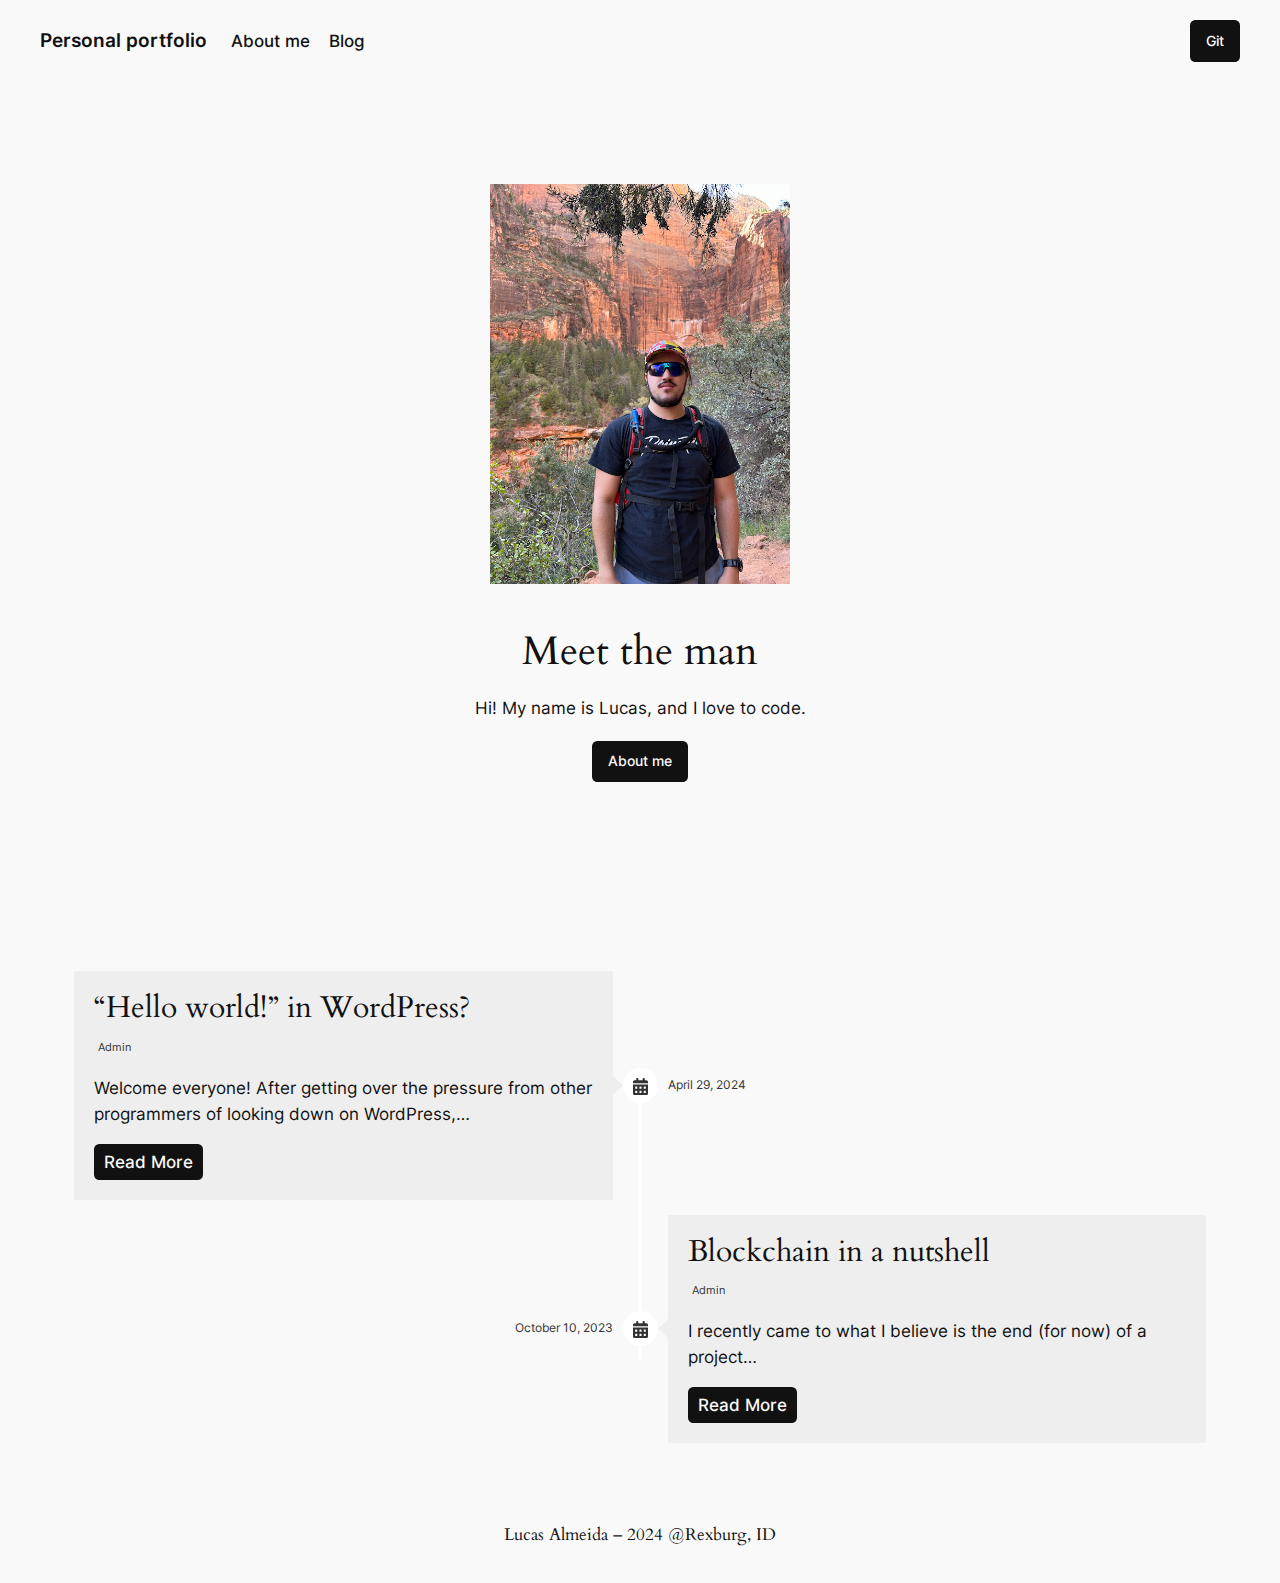
<file: index.html>
<!DOCTYPE html>
<html lang="en-US">
<head>
	<meta charset="UTF-8">
	<meta name="viewport" content="width=device-width, initial-scale=1">
<meta name="robots" content="noindex, nofollow">
<title>Personal portfolio</title>
<link rel="alternate" type="application/rss+xml" title="Personal portfolio &raquo; Feed" href="/feed">
<link rel="alternate" type="application/rss+xml" title="Personal portfolio &raquo; Comments Feed" href="/comments/feed">
<script>
window._wpemojiSettings = {"baseUrl":"https:\/\/s.w.org\/images\/core\/emoji\/15.0.3\/72x72\/","ext":".png","svgUrl":"https:\/\/s.w.org\/images\/core\/emoji\/15.0.3\/svg\/","svgExt":".svg","source":{"concatemoji":"\/wp-includes\/js\/wp-emoji-release.min.js?ver=6.5.2"}};
/*! This file is auto-generated */
!function(i,n){var o,s,e;function c(e){try{var t={supportTests:e,timestamp:(new Date).valueOf()};sessionStorage.setItem(o,JSON.stringify(t))}catch(e){}}function p(e,t,n){e.clearRect(0,0,e.canvas.width,e.canvas.height),e.fillText(t,0,0);var t=new Uint32Array(e.getImageData(0,0,e.canvas.width,e.canvas.height).data),r=(e.clearRect(0,0,e.canvas.width,e.canvas.height),e.fillText(n,0,0),new Uint32Array(e.getImageData(0,0,e.canvas.width,e.canvas.height).data));return t.every(function(e,t){return e===r[t]})}function u(e,t,n){switch(t){case"flag":return n(e,"🏳️‍⚧️","🏳️​⚧️")?!1:!n(e,"🇺🇳","🇺​🇳")&&!n(e,"🏴󠁧󠁢󠁥󠁮󠁧󠁿","🏴​󠁧​󠁢​󠁥​󠁮​󠁧​󠁿");case"emoji":return!n(e,"🐦‍⬛","🐦​⬛")}return!1}function f(e,t,n){var r="undefined"!=typeof WorkerGlobalScope&&self instanceof WorkerGlobalScope?new OffscreenCanvas(300,150):i.createElement("canvas"),a=r.getContext("2d",{willReadFrequently:!0}),o=(a.textBaseline="top",a.font="600 32px Arial",{});return e.forEach(function(e){o[e]=t(a,e,n)}),o}function t(e){var t=i.createElement("script");t.src=e,t.defer=!0,i.head.appendChild(t)}"undefined"!=typeof Promise&&(o="wpEmojiSettingsSupports",s=["flag","emoji"],n.supports={everything:!0,everythingExceptFlag:!0},e=new Promise(function(e){i.addEventListener("DOMContentLoaded",e,{once:!0})}),new Promise(function(t){var n=function(){try{var e=JSON.parse(sessionStorage.getItem(o));if("object"==typeof e&&"number"==typeof e.timestamp&&(new Date).valueOf()<e.timestamp+604800&&"object"==typeof e.supportTests)return e.supportTests}catch(e){}return null}();if(!n){if("undefined"!=typeof Worker&&"undefined"!=typeof OffscreenCanvas&&"undefined"!=typeof URL&&URL.createObjectURL&&"undefined"!=typeof Blob)try{var e="postMessage("+f.toString()+"("+[JSON.stringify(s),u.toString(),p.toString()].join(",")+"));",r=new Blob([e],{type:"text/javascript"}),a=new Worker(URL.createObjectURL(r),{name:"wpTestEmojiSupports"});return void(a.onmessage=function(e){c(n=e.data),a.terminate(),t(n)})}catch(e){}c(n=f(s,u,p))}t(n)}).then(function(e){for(var t in e)n.supports[t]=e[t],n.supports.everything=n.supports.everything&&n.supports[t],"flag"!==t&&(n.supports.everythingExceptFlag=n.supports.everythingExceptFlag&&n.supports[t]);n.supports.everythingExceptFlag=n.supports.everythingExceptFlag&&!n.supports.flag,n.DOMReady=!1,n.readyCallback=function(){n.DOMReady=!0}}).then(function(){return e}).then(function(){var e;n.supports.everything||(n.readyCallback(),(e=n.source||{}).concatemoji?t(e.concatemoji):e.wpemoji&&e.twemoji&&(t(e.twemoji),t(e.wpemoji)))}))}((window,document),window._wpemojiSettings);
</script>
<style id="wp-block-site-title-inline-css">.wp-block-site-title a{color:inherit}</style>
<style id="wp-block-navigation-link-inline-css">.wp-block-navigation .wp-block-navigation-item__label{overflow-wrap:break-word}.wp-block-navigation .wp-block-navigation-item__description{display:none}.link-ui-tools{border-top:1px solid #f0f0f0;padding:8px}.link-ui-block-inserter{padding-top:8px}.link-ui-block-inserter__back{margin-left:8px;text-transform:uppercase}.components-popover-pointer-events-trap{background-color:initial;cursor:pointer;inset:0;position:fixed;z-index:1000000}

				.is-style-arrow-link .wp-block-navigation-item__label:after {
					content: "\2197";
					padding-inline-start: 0.25rem;
					vertical-align: middle;
					text-decoration: none;
					display: inline-block;
				}</style>
<link rel="stylesheet" id="wp-block-navigation-css" href="/wp-includes/blocks/navigation/style.min.css?ver=6.5.2" media="all">
<style id="wp-block-group-inline-css">.wp-block-group{box-sizing:border-box}</style>
<style id="wp-block-button-inline-css">.wp-block-button__link{box-sizing:border-box;cursor:pointer;display:inline-block;text-align:center;word-break:break-word}.wp-block-button__link.aligncenter{text-align:center}.wp-block-button__link.alignright{text-align:right}:where(.wp-block-button__link){border-radius:9999px;box-shadow:none;padding:calc(.667em + 2px) calc(1.333em + 2px);text-decoration:none}.wp-block-button[style*=text-decoration] .wp-block-button__link{text-decoration:inherit}.wp-block-buttons>.wp-block-button.has-custom-width{max-width:none}.wp-block-buttons>.wp-block-button.has-custom-width .wp-block-button__link{width:100%}.wp-block-buttons>.wp-block-button.has-custom-font-size .wp-block-button__link{font-size:inherit}.wp-block-buttons>.wp-block-button.wp-block-button__width-25{width:calc(25% - var(--wp--style--block-gap, .5em)*.75)}.wp-block-buttons>.wp-block-button.wp-block-button__width-50{width:calc(50% - var(--wp--style--block-gap, .5em)*.5)}.wp-block-buttons>.wp-block-button.wp-block-button__width-75{width:calc(75% - var(--wp--style--block-gap, .5em)*.25)}.wp-block-buttons>.wp-block-button.wp-block-button__width-100{flex-basis:100%;width:100%}.wp-block-buttons.is-vertical>.wp-block-button.wp-block-button__width-25{width:25%}.wp-block-buttons.is-vertical>.wp-block-button.wp-block-button__width-50{width:50%}.wp-block-buttons.is-vertical>.wp-block-button.wp-block-button__width-75{width:75%}.wp-block-button.is-style-squared,.wp-block-button__link.wp-block-button.is-style-squared{border-radius:0}.wp-block-button.no-border-radius,.wp-block-button__link.no-border-radius{border-radius:0!important}.wp-block-button .wp-block-button__link:where(.is-style-outline),.wp-block-button:where(.is-style-outline)>.wp-block-button__link{border:2px solid;padding:.667em 1.333em}.wp-block-button .wp-block-button__link:where(.is-style-outline):not(.has-text-color),.wp-block-button:where(.is-style-outline)>.wp-block-button__link:not(.has-text-color){color:currentColor}.wp-block-button .wp-block-button__link:where(.is-style-outline):not(.has-background),.wp-block-button:where(.is-style-outline)>.wp-block-button__link:not(.has-background){background-color:initial;background-image:none}.wp-block-button .wp-block-button__link:where(.has-border-color){border-width:initial}.wp-block-button .wp-block-button__link:where([style*=border-top-color]){border-top-width:medium}.wp-block-button .wp-block-button__link:where([style*=border-right-color]){border-right-width:medium}.wp-block-button .wp-block-button__link:where([style*=border-bottom-color]){border-bottom-width:medium}.wp-block-button .wp-block-button__link:where([style*=border-left-color]){border-left-width:medium}.wp-block-button .wp-block-button__link:where([style*=border-style]){border-width:initial}.wp-block-button .wp-block-button__link:where([style*=border-top-style]){border-top-width:medium}.wp-block-button .wp-block-button__link:where([style*=border-right-style]){border-right-width:medium}.wp-block-button .wp-block-button__link:where([style*=border-bottom-style]){border-bottom-width:medium}.wp-block-button .wp-block-button__link:where([style*=border-left-style]){border-left-width:medium}</style>
<style id="twentytwentyfour-button-style-outline-inline-css">.wp-block-button.is-style-outline
	> .wp-block-button__link:not(.has-text-color, .has-background):hover {
	background-color: var(--wp--preset--color--contrast-2, var(--wp--preset--color--contrast, transparent));
	color: var(--wp--preset--color--base);
	border-color: var(--wp--preset--color--contrast-2, var(--wp--preset--color--contrast, currentColor));
}</style>
<style id="wp-block-buttons-inline-css">.wp-block-buttons.is-vertical{flex-direction:column}.wp-block-buttons.is-vertical>.wp-block-button:last-child{margin-bottom:0}.wp-block-buttons>.wp-block-button{display:inline-block;margin:0}.wp-block-buttons.is-content-justification-left{justify-content:flex-start}.wp-block-buttons.is-content-justification-left.is-vertical{align-items:flex-start}.wp-block-buttons.is-content-justification-center{justify-content:center}.wp-block-buttons.is-content-justification-center.is-vertical{align-items:center}.wp-block-buttons.is-content-justification-right{justify-content:flex-end}.wp-block-buttons.is-content-justification-right.is-vertical{align-items:flex-end}.wp-block-buttons.is-content-justification-space-between{justify-content:space-between}.wp-block-buttons.aligncenter{text-align:center}.wp-block-buttons:not(.is-content-justification-space-between,.is-content-justification-right,.is-content-justification-left,.is-content-justification-center) .wp-block-button.aligncenter{margin-left:auto;margin-right:auto;width:100%}.wp-block-buttons[style*=text-decoration] .wp-block-button,.wp-block-buttons[style*=text-decoration] .wp-block-button__link{text-decoration:inherit}.wp-block-buttons.has-custom-font-size .wp-block-button__link{font-size:inherit}.wp-block-button.aligncenter{text-align:center}</style>
<style id="wp-block-spacer-inline-css">.wp-block-spacer{clear:both}</style>
<style id="wp-block-heading-inline-css">h1.has-background,h2.has-background,h3.has-background,h4.has-background,h5.has-background,h6.has-background{padding:1.25em 2.375em}h1.has-text-align-left[style*=writing-mode]:where([style*=vertical-lr]),h1.has-text-align-right[style*=writing-mode]:where([style*=vertical-rl]),h2.has-text-align-left[style*=writing-mode]:where([style*=vertical-lr]),h2.has-text-align-right[style*=writing-mode]:where([style*=vertical-rl]),h3.has-text-align-left[style*=writing-mode]:where([style*=vertical-lr]),h3.has-text-align-right[style*=writing-mode]:where([style*=vertical-rl]),h4.has-text-align-left[style*=writing-mode]:where([style*=vertical-lr]),h4.has-text-align-right[style*=writing-mode]:where([style*=vertical-rl]),h5.has-text-align-left[style*=writing-mode]:where([style*=vertical-lr]),h5.has-text-align-right[style*=writing-mode]:where([style*=vertical-rl]),h6.has-text-align-left[style*=writing-mode]:where([style*=vertical-lr]),h6.has-text-align-right[style*=writing-mode]:where([style*=vertical-rl]){rotate:180deg}

				.is-style-asterisk:before {
					content: '';
					width: 1.5rem;
					height: 3rem;
					background: var(--wp--preset--color--contrast-2, currentColor);
					clip-path: path('M11.93.684v8.039l5.633-5.633 1.216 1.23-5.66 5.66h8.04v1.737H13.2l5.701 5.701-1.23 1.23-5.742-5.742V21h-1.737v-8.094l-5.77 5.77-1.23-1.217 5.743-5.742H.842V9.98h8.162l-5.701-5.7 1.23-1.231 5.66 5.66V.684h1.737Z');
					display: block;
				}

				/* Hide the asterisk if the heading has no content, to avoid using empty headings to display the asterisk only, which is an A11Y issue */
				.is-style-asterisk:empty:before {
					content: none;
				}

				.is-style-asterisk:-moz-only-whitespace:before {
					content: none;
				}

				.is-style-asterisk.has-text-align-center:before {
					margin: 0 auto;
				}

				.is-style-asterisk.has-text-align-right:before {
					margin-left: auto;
				}

				.rtl .is-style-asterisk.has-text-align-left:before {
					margin-right: auto;
				}</style>
<style id="wp-block-paragraph-inline-css">.is-small-text{font-size:.875em}.is-regular-text{font-size:1em}.is-large-text{font-size:2.25em}.is-larger-text{font-size:3em}.has-drop-cap:not(:focus):first-letter{float:left;font-size:8.4em;font-style:normal;font-weight:100;line-height:.68;margin:.05em .1em 0 0;text-transform:uppercase}body.rtl .has-drop-cap:not(:focus):first-letter{float:none;margin-left:.1em}p.has-drop-cap.has-background{overflow:hidden}p.has-background{padding:1.25em 2.375em}:where(p.has-text-color:not(.has-link-color)) a{color:inherit}p.has-text-align-left[style*="writing-mode:vertical-lr"],p.has-text-align-right[style*="writing-mode:vertical-rl"]{rotate:180deg}</style>
<style id="wp-emoji-styles-inline-css">img.wp-smiley, img.emoji {
		display: inline !important;
		border: none !important;
		box-shadow: none !important;
		height: 1em !important;
		width: 1em !important;
		margin: 0 0.07em !important;
		vertical-align: -0.1em !important;
		background: none !important;
		padding: 0 !important;
	}</style>
<style id="wp-block-library-inline-css">:root{--wp-admin-theme-color:#007cba;--wp-admin-theme-color--rgb:0,124,186;--wp-admin-theme-color-darker-10:#006ba1;--wp-admin-theme-color-darker-10--rgb:0,107,161;--wp-admin-theme-color-darker-20:#005a87;--wp-admin-theme-color-darker-20--rgb:0,90,135;--wp-admin-border-width-focus:2px;--wp-block-synced-color:#7a00df;--wp-block-synced-color--rgb:122,0,223;--wp-bound-block-color:#9747ff}@media (min-resolution:192dpi){:root{--wp-admin-border-width-focus:1.5px}}.wp-element-button{cursor:pointer}:root{--wp--preset--font-size--normal:16px;--wp--preset--font-size--huge:42px}:root .has-very-light-gray-background-color{background-color:#eee}:root .has-very-dark-gray-background-color{background-color:#313131}:root .has-very-light-gray-color{color:#eee}:root .has-very-dark-gray-color{color:#313131}:root .has-vivid-green-cyan-to-vivid-cyan-blue-gradient-background{background:linear-gradient(135deg,#00d084,#0693e3)}:root .has-purple-crush-gradient-background{background:linear-gradient(135deg,#34e2e4,#4721fb 50%,#ab1dfe)}:root .has-hazy-dawn-gradient-background{background:linear-gradient(135deg,#faaca8,#dad0ec)}:root .has-subdued-olive-gradient-background{background:linear-gradient(135deg,#fafae1,#67a671)}:root .has-atomic-cream-gradient-background{background:linear-gradient(135deg,#fdd79a,#004a59)}:root .has-nightshade-gradient-background{background:linear-gradient(135deg,#330968,#31cdcf)}:root .has-midnight-gradient-background{background:linear-gradient(135deg,#020381,#2874fc)}.has-regular-font-size{font-size:1em}.has-larger-font-size{font-size:2.625em}.has-normal-font-size{font-size:var(--wp--preset--font-size--normal)}.has-huge-font-size{font-size:var(--wp--preset--font-size--huge)}.has-text-align-center{text-align:center}.has-text-align-left{text-align:left}.has-text-align-right{text-align:right}#end-resizable-editor-section{display:none}.aligncenter{clear:both}.items-justified-left{justify-content:flex-start}.items-justified-center{justify-content:center}.items-justified-right{justify-content:flex-end}.items-justified-space-between{justify-content:space-between}.screen-reader-text{border:0;clip:rect(1px,1px,1px,1px);-webkit-clip-path:inset(50%);clip-path:inset(50%);height:1px;margin:-1px;overflow:hidden;padding:0;position:absolute;width:1px;word-wrap:normal!important}.screen-reader-text:focus{background-color:#ddd;clip:auto!important;-webkit-clip-path:none;clip-path:none;color:#444;display:block;font-size:1em;height:auto;left:5px;line-height:normal;padding:15px 23px 14px;text-decoration:none;top:5px;width:auto;z-index:100000}html :where(.has-border-color){border-style:solid}html :where([style*=border-top-color]){border-top-style:solid}html :where([style*=border-right-color]){border-right-style:solid}html :where([style*=border-bottom-color]){border-bottom-style:solid}html :where([style*=border-left-color]){border-left-style:solid}html :where([style*=border-width]){border-style:solid}html :where([style*=border-top-width]){border-top-style:solid}html :where([style*=border-right-width]){border-right-style:solid}html :where([style*=border-bottom-width]){border-bottom-style:solid}html :where([style*=border-left-width]){border-left-style:solid}html :where(img[class*=wp-image-]){height:auto;max-width:100%}:where(figure){margin:0 0 1em}html :where(.is-position-sticky){--wp-admin--admin-bar--position-offset:var(--wp-admin--admin-bar--height,0px)}@media screen and (max-width:600px){html :where(.is-position-sticky){--wp-admin--admin-bar--position-offset:0px}}</style>
<style id="global-styles-inline-css">body{--wp--preset--color--black: #000000;--wp--preset--color--cyan-bluish-gray: #abb8c3;--wp--preset--color--white: #ffffff;--wp--preset--color--pale-pink: #f78da7;--wp--preset--color--vivid-red: #cf2e2e;--wp--preset--color--luminous-vivid-orange: #ff6900;--wp--preset--color--luminous-vivid-amber: #fcb900;--wp--preset--color--light-green-cyan: #7bdcb5;--wp--preset--color--vivid-green-cyan: #00d084;--wp--preset--color--pale-cyan-blue: #8ed1fc;--wp--preset--color--vivid-cyan-blue: #0693e3;--wp--preset--color--vivid-purple: #9b51e0;--wp--preset--color--base: #f9f9f9;--wp--preset--color--base-2: #ffffff;--wp--preset--color--contrast: #111111;--wp--preset--color--contrast-2: #636363;--wp--preset--color--contrast-3: #A4A4A4;--wp--preset--color--accent: #cfcabe;--wp--preset--color--accent-2: #c2a990;--wp--preset--color--accent-3: #d8613c;--wp--preset--color--accent-4: #b1c5a4;--wp--preset--color--accent-5: #b5bdbc;--wp--preset--gradient--vivid-cyan-blue-to-vivid-purple: linear-gradient(135deg,rgba(6,147,227,1) 0%,rgb(155,81,224) 100%);--wp--preset--gradient--light-green-cyan-to-vivid-green-cyan: linear-gradient(135deg,rgb(122,220,180) 0%,rgb(0,208,130) 100%);--wp--preset--gradient--luminous-vivid-amber-to-luminous-vivid-orange: linear-gradient(135deg,rgba(252,185,0,1) 0%,rgba(255,105,0,1) 100%);--wp--preset--gradient--luminous-vivid-orange-to-vivid-red: linear-gradient(135deg,rgba(255,105,0,1) 0%,rgb(207,46,46) 100%);--wp--preset--gradient--very-light-gray-to-cyan-bluish-gray: linear-gradient(135deg,rgb(238,238,238) 0%,rgb(169,184,195) 100%);--wp--preset--gradient--cool-to-warm-spectrum: linear-gradient(135deg,rgb(74,234,220) 0%,rgb(151,120,209) 20%,rgb(207,42,186) 40%,rgb(238,44,130) 60%,rgb(251,105,98) 80%,rgb(254,248,76) 100%);--wp--preset--gradient--blush-light-purple: linear-gradient(135deg,rgb(255,206,236) 0%,rgb(152,150,240) 100%);--wp--preset--gradient--blush-bordeaux: linear-gradient(135deg,rgb(254,205,165) 0%,rgb(254,45,45) 50%,rgb(107,0,62) 100%);--wp--preset--gradient--luminous-dusk: linear-gradient(135deg,rgb(255,203,112) 0%,rgb(199,81,192) 50%,rgb(65,88,208) 100%);--wp--preset--gradient--pale-ocean: linear-gradient(135deg,rgb(255,245,203) 0%,rgb(182,227,212) 50%,rgb(51,167,181) 100%);--wp--preset--gradient--electric-grass: linear-gradient(135deg,rgb(202,248,128) 0%,rgb(113,206,126) 100%);--wp--preset--gradient--midnight: linear-gradient(135deg,rgb(2,3,129) 0%,rgb(40,116,252) 100%);--wp--preset--gradient--gradient-1: linear-gradient(to bottom, #cfcabe 0%, #F9F9F9 100%);--wp--preset--gradient--gradient-2: linear-gradient(to bottom, #C2A990 0%, #F9F9F9 100%);--wp--preset--gradient--gradient-3: linear-gradient(to bottom, #D8613C 0%, #F9F9F9 100%);--wp--preset--gradient--gradient-4: linear-gradient(to bottom, #B1C5A4 0%, #F9F9F9 100%);--wp--preset--gradient--gradient-5: linear-gradient(to bottom, #B5BDBC 0%, #F9F9F9 100%);--wp--preset--gradient--gradient-6: linear-gradient(to bottom, #A4A4A4 0%, #F9F9F9 100%);--wp--preset--gradient--gradient-7: linear-gradient(to bottom, #cfcabe 50%, #F9F9F9 50%);--wp--preset--gradient--gradient-8: linear-gradient(to bottom, #C2A990 50%, #F9F9F9 50%);--wp--preset--gradient--gradient-9: linear-gradient(to bottom, #D8613C 50%, #F9F9F9 50%);--wp--preset--gradient--gradient-10: linear-gradient(to bottom, #B1C5A4 50%, #F9F9F9 50%);--wp--preset--gradient--gradient-11: linear-gradient(to bottom, #B5BDBC 50%, #F9F9F9 50%);--wp--preset--gradient--gradient-12: linear-gradient(to bottom, #A4A4A4 50%, #F9F9F9 50%);--wp--preset--font-size--small: 0.9rem;--wp--preset--font-size--medium: 1.05rem;--wp--preset--font-size--large: clamp(1.39rem, 1.39rem + ((1vw - 0.2rem) * 2.3), 1.85rem);--wp--preset--font-size--x-large: clamp(1.85rem, 1.85rem + ((1vw - 0.2rem) * 3.25), 2.5rem);--wp--preset--font-size--xx-large: clamp(2.5rem, 2.5rem + ((1vw - 0.2rem) * 3.85), 3.27rem);--wp--preset--font-family--body: "Inter", sans-serif;--wp--preset--font-family--heading: Cardo;--wp--preset--font-family--system-sans-serif: -apple-system, BlinkMacSystemFont, avenir next, avenir, segoe ui, helvetica neue, helvetica, Cantarell, Ubuntu, roboto, noto, arial, sans-serif;--wp--preset--font-family--system-serif: Iowan Old Style, Apple Garamond, Baskerville, Times New Roman, Droid Serif, Times, Source Serif Pro, serif, Apple Color Emoji, Segoe UI Emoji, Segoe UI Symbol;--wp--preset--spacing--10: 1rem;--wp--preset--spacing--20: min(1.5rem, 2vw);--wp--preset--spacing--30: min(2.5rem, 3vw);--wp--preset--spacing--40: min(4rem, 5vw);--wp--preset--spacing--50: min(6.5rem, 8vw);--wp--preset--spacing--60: min(10.5rem, 13vw);--wp--preset--shadow--natural: 6px 6px 9px rgba(0, 0, 0, 0.2);--wp--preset--shadow--deep: 12px 12px 50px rgba(0, 0, 0, 0.4);--wp--preset--shadow--sharp: 6px 6px 0px rgba(0, 0, 0, 0.2);--wp--preset--shadow--outlined: 6px 6px 0px -3px rgba(255, 255, 255, 1), 6px 6px rgba(0, 0, 0, 1);--wp--preset--shadow--crisp: 6px 6px 0px rgba(0, 0, 0, 1);}body { margin: 0;--wp--style--global--content-size: 310px;--wp--style--global--wide-size: 640px; }.wp-site-blocks { padding-top: var(--wp--style--root--padding-top); padding-bottom: var(--wp--style--root--padding-bottom); }.has-global-padding { padding-right: var(--wp--style--root--padding-right); padding-left: var(--wp--style--root--padding-left); }.has-global-padding :where(.has-global-padding:not(.wp-block-block)) { padding-right: 0; padding-left: 0; }.has-global-padding > .alignfull { margin-right: calc(var(--wp--style--root--padding-right) * -1); margin-left: calc(var(--wp--style--root--padding-left) * -1); }.has-global-padding :where(.has-global-padding:not(.wp-block-block)) > .alignfull { margin-right: 0; margin-left: 0; }.has-global-padding > .alignfull:where(:not(.has-global-padding):not(.is-layout-flex):not(.is-layout-grid)) > :where([class*="wp-block-"]:not(.alignfull):not([class*="__"]),p,h1,h2,h3,h4,h5,h6,ul,ol) { padding-right: var(--wp--style--root--padding-right); padding-left: var(--wp--style--root--padding-left); }.has-global-padding :where(.has-global-padding) > .alignfull:where(:not(.has-global-padding)) > :where([class*="wp-block-"]:not(.alignfull):not([class*="__"]),p,h1,h2,h3,h4,h5,h6,ul,ol) { padding-right: 0; padding-left: 0; }.wp-site-blocks > .alignleft { float: left; margin-right: 2em; }.wp-site-blocks > .alignright { float: right; margin-left: 2em; }.wp-site-blocks > .aligncenter { justify-content: center; margin-left: auto; margin-right: auto; }:where(.wp-site-blocks) > * { margin-block-start: 1.2rem; margin-block-end: 0; }:where(.wp-site-blocks) > :first-child:first-child { margin-block-start: 0; }:where(.wp-site-blocks) > :last-child:last-child { margin-block-end: 0; }body { --wp--style--block-gap: 1.2rem; }:where(body .is-layout-flow)  > :first-child:first-child{margin-block-start: 0;}:where(body .is-layout-flow)  > :last-child:last-child{margin-block-end: 0;}:where(body .is-layout-flow)  > *{margin-block-start: 1.2rem;margin-block-end: 0;}:where(body .is-layout-constrained)  > :first-child:first-child{margin-block-start: 0;}:where(body .is-layout-constrained)  > :last-child:last-child{margin-block-end: 0;}:where(body .is-layout-constrained)  > *{margin-block-start: 1.2rem;margin-block-end: 0;}:where(body .is-layout-flex) {gap: 1.2rem;}:where(body .is-layout-grid) {gap: 1.2rem;}body .is-layout-flow > .alignleft{float: left;margin-inline-start: 0;margin-inline-end: 2em;}body .is-layout-flow > .alignright{float: right;margin-inline-start: 2em;margin-inline-end: 0;}body .is-layout-flow > .aligncenter{margin-left: auto !important;margin-right: auto !important;}body .is-layout-constrained > .alignleft{float: left;margin-inline-start: 0;margin-inline-end: 2em;}body .is-layout-constrained > .alignright{float: right;margin-inline-start: 2em;margin-inline-end: 0;}body .is-layout-constrained > .aligncenter{margin-left: auto !important;margin-right: auto !important;}body .is-layout-constrained > :where(:not(.alignleft):not(.alignright):not(.alignfull)){max-width: var(--wp--style--global--content-size);margin-left: auto !important;margin-right: auto !important;}body .is-layout-constrained > .alignwide{max-width: var(--wp--style--global--wide-size);}body .is-layout-flex{display: flex;}body .is-layout-flex{flex-wrap: wrap;align-items: center;}body .is-layout-flex > *{margin: 0;}body .is-layout-grid{display: grid;}body .is-layout-grid > *{margin: 0;}body{background-color: var(--wp--preset--color--base);color: var(--wp--preset--color--contrast);font-family: var(--wp--preset--font-family--body);font-size: var(--wp--preset--font-size--medium);font-style: normal;font-weight: 400;line-height: 1.55;--wp--style--root--padding-top: 0px;--wp--style--root--padding-right: var(--wp--preset--spacing--40);--wp--style--root--padding-bottom: 0px;--wp--style--root--padding-left: var(--wp--preset--spacing--40);}a:where(:not(.wp-element-button)){color: var(--wp--preset--color--contrast);text-decoration: underline;}a:where(:not(.wp-element-button)):hover{text-decoration: none;}h1, h2, h3, h4, h5, h6{color: var(--wp--preset--color--contrast);font-family: var(--wp--preset--font-family--heading);font-weight: 400;line-height: 1.2;}h1{font-size: var(--wp--preset--font-size--xx-large);line-height: 1.15;}h2{font-size: var(--wp--preset--font-size--x-large);}h3{font-size: var(--wp--preset--font-size--large);}h4{font-size: clamp(1.1rem, 1.1rem + ((1vw - 0.2rem) * 0.767), 1.5rem);}h5{font-size: var(--wp--preset--font-size--medium);}h6{font-size: var(--wp--preset--font-size--small);}.wp-element-button, .wp-block-button__link{background-color: var(--wp--preset--color--contrast);border-radius: .33rem;border-color: var(--wp--preset--color--contrast);border-width: 0;color: var(--wp--preset--color--base);font-family: inherit;font-size: var(--wp--preset--font-size--small);font-style: normal;font-weight: 500;line-height: inherit;padding-top: 0.6rem;padding-right: 1rem;padding-bottom: 0.6rem;padding-left: 1rem;text-decoration: none;}.wp-element-button:hover, .wp-block-button__link:hover{background-color: var(--wp--preset--color--contrast-2);border-color: var(--wp--preset--color--contrast-2);color: var(--wp--preset--color--base);}.wp-element-button:focus, .wp-block-button__link:focus{background-color: var(--wp--preset--color--contrast-2);border-color: var(--wp--preset--color--contrast-2);color: var(--wp--preset--color--base);outline-color: var(--wp--preset--color--contrast);outline-offset: 2px;}.wp-element-button:active, .wp-block-button__link:active{background-color: var(--wp--preset--color--contrast);color: var(--wp--preset--color--base);}.wp-element-caption, .wp-block-audio figcaption, .wp-block-embed figcaption, .wp-block-gallery figcaption, .wp-block-image figcaption, .wp-block-table figcaption, .wp-block-video figcaption{color: var(--wp--preset--color--contrast-2);font-family: var(--wp--preset--font-family--body);font-size: 0.8rem;}.has-black-color{color: var(--wp--preset--color--black) !important;}.has-cyan-bluish-gray-color{color: var(--wp--preset--color--cyan-bluish-gray) !important;}.has-white-color{color: var(--wp--preset--color--white) !important;}.has-pale-pink-color{color: var(--wp--preset--color--pale-pink) !important;}.has-vivid-red-color{color: var(--wp--preset--color--vivid-red) !important;}.has-luminous-vivid-orange-color{color: var(--wp--preset--color--luminous-vivid-orange) !important;}.has-luminous-vivid-amber-color{color: var(--wp--preset--color--luminous-vivid-amber) !important;}.has-light-green-cyan-color{color: var(--wp--preset--color--light-green-cyan) !important;}.has-vivid-green-cyan-color{color: var(--wp--preset--color--vivid-green-cyan) !important;}.has-pale-cyan-blue-color{color: var(--wp--preset--color--pale-cyan-blue) !important;}.has-vivid-cyan-blue-color{color: var(--wp--preset--color--vivid-cyan-blue) !important;}.has-vivid-purple-color{color: var(--wp--preset--color--vivid-purple) !important;}.has-base-color{color: var(--wp--preset--color--base) !important;}.has-base-2-color{color: var(--wp--preset--color--base-2) !important;}.has-contrast-color{color: var(--wp--preset--color--contrast) !important;}.has-contrast-2-color{color: var(--wp--preset--color--contrast-2) !important;}.has-contrast-3-color{color: var(--wp--preset--color--contrast-3) !important;}.has-accent-color{color: var(--wp--preset--color--accent) !important;}.has-accent-2-color{color: var(--wp--preset--color--accent-2) !important;}.has-accent-3-color{color: var(--wp--preset--color--accent-3) !important;}.has-accent-4-color{color: var(--wp--preset--color--accent-4) !important;}.has-accent-5-color{color: var(--wp--preset--color--accent-5) !important;}.has-black-background-color{background-color: var(--wp--preset--color--black) !important;}.has-cyan-bluish-gray-background-color{background-color: var(--wp--preset--color--cyan-bluish-gray) !important;}.has-white-background-color{background-color: var(--wp--preset--color--white) !important;}.has-pale-pink-background-color{background-color: var(--wp--preset--color--pale-pink) !important;}.has-vivid-red-background-color{background-color: var(--wp--preset--color--vivid-red) !important;}.has-luminous-vivid-orange-background-color{background-color: var(--wp--preset--color--luminous-vivid-orange) !important;}.has-luminous-vivid-amber-background-color{background-color: var(--wp--preset--color--luminous-vivid-amber) !important;}.has-light-green-cyan-background-color{background-color: var(--wp--preset--color--light-green-cyan) !important;}.has-vivid-green-cyan-background-color{background-color: var(--wp--preset--color--vivid-green-cyan) !important;}.has-pale-cyan-blue-background-color{background-color: var(--wp--preset--color--pale-cyan-blue) !important;}.has-vivid-cyan-blue-background-color{background-color: var(--wp--preset--color--vivid-cyan-blue) !important;}.has-vivid-purple-background-color{background-color: var(--wp--preset--color--vivid-purple) !important;}.has-base-background-color{background-color: var(--wp--preset--color--base) !important;}.has-base-2-background-color{background-color: var(--wp--preset--color--base-2) !important;}.has-contrast-background-color{background-color: var(--wp--preset--color--contrast) !important;}.has-contrast-2-background-color{background-color: var(--wp--preset--color--contrast-2) !important;}.has-contrast-3-background-color{background-color: var(--wp--preset--color--contrast-3) !important;}.has-accent-background-color{background-color: var(--wp--preset--color--accent) !important;}.has-accent-2-background-color{background-color: var(--wp--preset--color--accent-2) !important;}.has-accent-3-background-color{background-color: var(--wp--preset--color--accent-3) !important;}.has-accent-4-background-color{background-color: var(--wp--preset--color--accent-4) !important;}.has-accent-5-background-color{background-color: var(--wp--preset--color--accent-5) !important;}.has-black-border-color{border-color: var(--wp--preset--color--black) !important;}.has-cyan-bluish-gray-border-color{border-color: var(--wp--preset--color--cyan-bluish-gray) !important;}.has-white-border-color{border-color: var(--wp--preset--color--white) !important;}.has-pale-pink-border-color{border-color: var(--wp--preset--color--pale-pink) !important;}.has-vivid-red-border-color{border-color: var(--wp--preset--color--vivid-red) !important;}.has-luminous-vivid-orange-border-color{border-color: var(--wp--preset--color--luminous-vivid-orange) !important;}.has-luminous-vivid-amber-border-color{border-color: var(--wp--preset--color--luminous-vivid-amber) !important;}.has-light-green-cyan-border-color{border-color: var(--wp--preset--color--light-green-cyan) !important;}.has-vivid-green-cyan-border-color{border-color: var(--wp--preset--color--vivid-green-cyan) !important;}.has-pale-cyan-blue-border-color{border-color: var(--wp--preset--color--pale-cyan-blue) !important;}.has-vivid-cyan-blue-border-color{border-color: var(--wp--preset--color--vivid-cyan-blue) !important;}.has-vivid-purple-border-color{border-color: var(--wp--preset--color--vivid-purple) !important;}.has-base-border-color{border-color: var(--wp--preset--color--base) !important;}.has-base-2-border-color{border-color: var(--wp--preset--color--base-2) !important;}.has-contrast-border-color{border-color: var(--wp--preset--color--contrast) !important;}.has-contrast-2-border-color{border-color: var(--wp--preset--color--contrast-2) !important;}.has-contrast-3-border-color{border-color: var(--wp--preset--color--contrast-3) !important;}.has-accent-border-color{border-color: var(--wp--preset--color--accent) !important;}.has-accent-2-border-color{border-color: var(--wp--preset--color--accent-2) !important;}.has-accent-3-border-color{border-color: var(--wp--preset--color--accent-3) !important;}.has-accent-4-border-color{border-color: var(--wp--preset--color--accent-4) !important;}.has-accent-5-border-color{border-color: var(--wp--preset--color--accent-5) !important;}.has-vivid-cyan-blue-to-vivid-purple-gradient-background{background: var(--wp--preset--gradient--vivid-cyan-blue-to-vivid-purple) !important;}.has-light-green-cyan-to-vivid-green-cyan-gradient-background{background: var(--wp--preset--gradient--light-green-cyan-to-vivid-green-cyan) !important;}.has-luminous-vivid-amber-to-luminous-vivid-orange-gradient-background{background: var(--wp--preset--gradient--luminous-vivid-amber-to-luminous-vivid-orange) !important;}.has-luminous-vivid-orange-to-vivid-red-gradient-background{background: var(--wp--preset--gradient--luminous-vivid-orange-to-vivid-red) !important;}.has-very-light-gray-to-cyan-bluish-gray-gradient-background{background: var(--wp--preset--gradient--very-light-gray-to-cyan-bluish-gray) !important;}.has-cool-to-warm-spectrum-gradient-background{background: var(--wp--preset--gradient--cool-to-warm-spectrum) !important;}.has-blush-light-purple-gradient-background{background: var(--wp--preset--gradient--blush-light-purple) !important;}.has-blush-bordeaux-gradient-background{background: var(--wp--preset--gradient--blush-bordeaux) !important;}.has-luminous-dusk-gradient-background{background: var(--wp--preset--gradient--luminous-dusk) !important;}.has-pale-ocean-gradient-background{background: var(--wp--preset--gradient--pale-ocean) !important;}.has-electric-grass-gradient-background{background: var(--wp--preset--gradient--electric-grass) !important;}.has-midnight-gradient-background{background: var(--wp--preset--gradient--midnight) !important;}.has-gradient-1-gradient-background{background: var(--wp--preset--gradient--gradient-1) !important;}.has-gradient-2-gradient-background{background: var(--wp--preset--gradient--gradient-2) !important;}.has-gradient-3-gradient-background{background: var(--wp--preset--gradient--gradient-3) !important;}.has-gradient-4-gradient-background{background: var(--wp--preset--gradient--gradient-4) !important;}.has-gradient-5-gradient-background{background: var(--wp--preset--gradient--gradient-5) !important;}.has-gradient-6-gradient-background{background: var(--wp--preset--gradient--gradient-6) !important;}.has-gradient-7-gradient-background{background: var(--wp--preset--gradient--gradient-7) !important;}.has-gradient-8-gradient-background{background: var(--wp--preset--gradient--gradient-8) !important;}.has-gradient-9-gradient-background{background: var(--wp--preset--gradient--gradient-9) !important;}.has-gradient-10-gradient-background{background: var(--wp--preset--gradient--gradient-10) !important;}.has-gradient-11-gradient-background{background: var(--wp--preset--gradient--gradient-11) !important;}.has-gradient-12-gradient-background{background: var(--wp--preset--gradient--gradient-12) !important;}.has-small-font-size{font-size: var(--wp--preset--font-size--small) !important;}.has-medium-font-size{font-size: var(--wp--preset--font-size--medium) !important;}.has-large-font-size{font-size: var(--wp--preset--font-size--large) !important;}.has-x-large-font-size{font-size: var(--wp--preset--font-size--x-large) !important;}.has-xx-large-font-size{font-size: var(--wp--preset--font-size--xx-large) !important;}.has-body-font-family{font-family: var(--wp--preset--font-family--body) !important;}.has-heading-font-family{font-family: var(--wp--preset--font-family--heading) !important;}.has-system-sans-serif-font-family{font-family: var(--wp--preset--font-family--system-sans-serif) !important;}.has-system-serif-font-family{font-family: var(--wp--preset--font-family--system-serif) !important;}
.wp-block-navigation{font-weight: 500;}
.wp-block-navigation a:where(:not(.wp-element-button)){color: inherit;text-decoration: none;}
.wp-block-navigation a:where(:not(.wp-element-button)):hover{text-decoration: underline;}
.wp-block-button.is-style-outline .wp-block-button__link{border-width: 1px;padding-top: calc(0.6rem - 1px);padding-right: calc(1rem - 1px);padding-bottom: calc(0.6rem - 1px);padding-left: calc(1rem - 1px);}
.wp-block-buttons-is-layout-flow > :first-child:first-child{margin-block-start: 0;}.wp-block-buttons-is-layout-flow > :last-child:last-child{margin-block-end: 0;}.wp-block-buttons-is-layout-flow > *{margin-block-start: 0.7rem;margin-block-end: 0;}.wp-block-buttons-is-layout-constrained > :first-child:first-child{margin-block-start: 0;}.wp-block-buttons-is-layout-constrained > :last-child:last-child{margin-block-end: 0;}.wp-block-buttons-is-layout-constrained > *{margin-block-start: 0.7rem;margin-block-end: 0;}.wp-block-buttons-is-layout-flex{gap: 0.7rem;}.wp-block-buttons-is-layout-grid{gap: 0.7rem;}
.wp-block-site-title{font-family: var(--wp--preset--font-family--body);font-size: clamp(0.875rem, 0.875rem + ((1vw - 0.2rem) * 1.625), 1.2rem);font-style: normal;font-weight: 600;}
.wp-block-site-title a:where(:not(.wp-element-button)){text-decoration: none;}
.wp-block-site-title a:where(:not(.wp-element-button)):hover{text-decoration: none;}
:where(.wp-site-blocks *:focus){outline-width:2px;outline-style:solid}

figure {
border-radius:50%
}.wp-block-calendar.wp-block-calendar table:where(:not(.has-text-color)) th{background-color:var(--wp--preset--color--contrast-2);color:var(--wp--preset--color--base);border-color:var(--wp--preset--color--contrast-2)}.wp-block-calendar table:where(:not(.has-text-color)) td{border-color:var(--wp--preset--color--contrast-2)}.wp-block-categories{}.wp-block-categories{list-style-type:none;}.wp-block-categories li{margin-bottom: 0.5rem;}.wp-block-post-comments-form{}.wp-block-post-comments-form textarea, .wp-block-post-comments-form input{border-radius:.33rem}.wp-block-loginout{}.wp-block-loginout input{border-radius:.33rem;padding:calc(0.667em + 2px);border:1px solid #949494;}.wp-block-post-terms{}.wp-block-post-terms .wp-block-post-terms__prefix{color: var(--wp--preset--color--contrast-2);}.wp-block-query-title{}.wp-block-query-title span{font-style: italic;}.wp-block-quote{}.wp-block-quote :where(p){margin-block-start:0;margin-block-end:calc(var(--wp--preset--spacing--10) + 0.5rem);}.wp-block-quote :where(:last-child){margin-block-end:0;}.wp-block-quote.has-text-align-right.is-style-plain, .rtl .is-style-plain.wp-block-quote:not(.has-text-align-center):not(.has-text-align-left){border-width: 0 2px 0 0;padding-left:calc(var(--wp--preset--spacing--20) + 0.5rem);padding-right:calc(var(--wp--preset--spacing--20) + 0.5rem);}.wp-block-quote.has-text-align-left.is-style-plain, body:not(.rtl) .is-style-plain.wp-block-quote:not(.has-text-align-center):not(.has-text-align-right){border-width: 0 0 0 2px;padding-left:calc(var(--wp--preset--spacing--20) + 0.5rem);padding-right:calc(var(--wp--preset--spacing--20) + 0.5rem)}.wp-block-search{}.wp-block-search .wp-block-search__input{border-radius:.33rem}.wp-block-separator{}.wp-block-separator:not(.is-style-wide):not(.is-style-dots):not(.alignwide):not(.alignfull){width: var(--wp--preset--spacing--60)}</style>
<style id="core-block-supports-inline-css">.wp-container-core-group-is-layout-1.wp-container-core-group-is-layout-1{gap:var(--wp--preset--spacing--20);}.wp-container-core-group-is-layout-2.wp-container-core-group-is-layout-2{justify-content:space-between;}.wp-container-core-group-is-layout-3.wp-container-core-group-is-layout-3 > :where(:not(.alignleft):not(.alignright):not(.alignfull)){max-width:1200px;margin-left:auto !important;margin-right:auto !important;}.wp-container-core-group-is-layout-3.wp-container-core-group-is-layout-3 > .alignwide{max-width:1200px;}.wp-container-core-group-is-layout-3.wp-container-core-group-is-layout-3 .alignfull{max-width:none;}.wp-container-core-group-is-layout-3.wp-container-core-group-is-layout-3 > .alignfull{margin-right:calc(var(--wp--preset--spacing--10) * -1);margin-left:calc(var(--wp--preset--spacing--10) * -1);}.wp-container-core-buttons-is-layout-2.wp-container-core-buttons-is-layout-2{justify-content:center;}.wp-container-core-group-is-layout-4.wp-container-core-group-is-layout-4 > :where(:not(.alignleft):not(.alignright):not(.alignfull)){max-width:565px;margin-left:auto !important;margin-right:auto !important;}.wp-container-core-group-is-layout-4.wp-container-core-group-is-layout-4 > .alignwide{max-width:565px;}.wp-container-core-group-is-layout-4.wp-container-core-group-is-layout-4 .alignfull{max-width:none;}.wp-container-core-group-is-layout-4.wp-container-core-group-is-layout-4 > *{margin-block-start:0;margin-block-end:0;}.wp-container-core-group-is-layout-4.wp-container-core-group-is-layout-4.wp-container-core-group-is-layout-4.wp-container-core-group-is-layout-4 > * + *{margin-block-start:0px;margin-block-end:0;}.wp-container-core-group-is-layout-5.wp-container-core-group-is-layout-5 > :where(:not(.alignleft):not(.alignright):not(.alignfull)){max-width:1200px;margin-left:auto !important;margin-right:auto !important;}.wp-container-core-group-is-layout-5.wp-container-core-group-is-layout-5 > .alignwide{max-width:1200px;}.wp-container-core-group-is-layout-5.wp-container-core-group-is-layout-5 .alignfull{max-width:none;}.wp-container-core-group-is-layout-5.wp-container-core-group-is-layout-5 > .alignfull{margin-right:calc(var(--wp--preset--spacing--50) * -1);margin-left:calc(var(--wp--preset--spacing--50) * -1);}</style>
<style id="wp-block-template-skip-link-inline-css">.skip-link.screen-reader-text {
			border: 0;
			clip: rect(1px,1px,1px,1px);
			clip-path: inset(50%);
			height: 1px;
			margin: -1px;
			overflow: hidden;
			padding: 0;
			position: absolute !important;
			width: 1px;
			word-wrap: normal !important;
		}

		.skip-link.screen-reader-text:focus {
			background-color: #eee;
			clip: auto !important;
			clip-path: none;
			color: #444;
			display: block;
			font-size: 1em;
			height: auto;
			left: 5px;
			line-height: normal;
			padding: 15px 23px 14px;
			text-decoration: none;
			top: 5px;
			width: auto;
			z-index: 100000;
		}</style>
<link rel="stylesheet" id="uagb-block-positioning-css-css" href="/wp-content/plugins/ultimate-addons-for-gutenberg/assets/css/spectra-block-positioning.min.css?ver=2.13.0" media="all">
<link rel="stylesheet" id="uag-style-82-css" href="/wp-content/uploads/uag-plugin/assets/0/uag-css-82.css?ver=1714690995" media="all">
<link rel="https://api.w.org/" href="/wp-json/">
<link rel="alternate" type="application/json" href="/wp-json/wp/v2/pages/82">
<link rel="EditURI" type="application/rsd+xml" title="RSD" href="/xmlrpc.php?rsd">
<meta name="generator" content="WordPress 6.5.2">
<link rel="canonical" href="/">
<link rel="shortlink" href="/">
<link rel="alternate" type="application/json+oembed" href="/wp-json/oembed/1.0/embed?url=https%3A%2F%2F%2F">
<link rel="alternate" type="text/xml+oembed" href="/wp-json/oembed/1.0/embed?url=https%3A%2F%2F%2F#038;format=xml">
<script id="wp-load-polyfill-importmap">
( HTMLScriptElement.supports && HTMLScriptElement.supports("importmap") ) || document.write( '<script src="https://personalportfolio0690.live-website.com/wp-includes/js/dist/vendor/wp-polyfill-importmap.min.js?ver=1.8.2"><\/scr' + 'ipt>' );
</script>
<script type="importmap" id="wp-importmap">{"imports":{"@wordpress\/interactivity":"\/wp-includes\/js\/dist\/interactivity.min.js?ver=6.5.2"}}</script>
<script type="module" src="/wp-includes/blocks/navigation/view.min.js?ver=6.5.2" id="@wordpress/block-library/navigation-js-module"></script>
<link rel="modulepreload" href="/wp-includes/js/dist/interactivity.min.js?ver=6.5.2" id="@wordpress/interactivity-js-modulepreload">
<style id="wp-fonts-local">@font-face{font-family:Inter;font-style:normal;font-weight:300 900;font-display:fallback;src:url('/wp-content/themes/twentytwentyfour/assets/fonts/inter/Inter-VariableFont_slnt,wght.woff2') format('woff2');font-stretch:normal;}
@font-face{font-family:Cardo;font-style:normal;font-weight:400;font-display:fallback;src:url('/wp-content/themes/twentytwentyfour/assets/fonts/cardo/cardo_normal_400.woff2') format('woff2');}
@font-face{font-family:Cardo;font-style:italic;font-weight:400;font-display:fallback;src:url('/wp-content/themes/twentytwentyfour/assets/fonts/cardo/cardo_italic_400.woff2') format('woff2');}
@font-face{font-family:Cardo;font-style:normal;font-weight:700;font-display:fallback;src:url('/wp-content/themes/twentytwentyfour/assets/fonts/cardo/cardo_normal_700.woff2') format('woff2');}</style>
<style id="uagb-style-conditional-extension">@media (min-width: 1025px){body .uag-hide-desktop.uagb-google-map__wrap,body .uag-hide-desktop{display:none !important}}@media (min-width: 768px) and (max-width: 1024px){body .uag-hide-tab.uagb-google-map__wrap,body .uag-hide-tab{display:none !important}}@media (max-width: 767px){body .uag-hide-mob.uagb-google-map__wrap,body .uag-hide-mob{display:none !important}}</style>
</head>

<body class="home page-template page-template-page-no-title page page-id-82 wp-embed-responsive">

<div class="wp-site-blocks">
<header class="wp-block-template-part">
<div class="wp-block-group alignwide has-base-background-color has-background has-global-padding is-layout-constrained wp-container-core-group-is-layout-3 wp-block-group-is-layout-constrained" style="padding-top:20px;padding-right:var(--wp--preset--spacing--10);padding-bottom:20px;padding-left:var(--wp--preset--spacing--10)">
<div class="wp-block-group alignwide is-content-justification-space-between is-layout-flex wp-container-core-group-is-layout-2 wp-block-group-is-layout-flex">
<div class="wp-block-group is-layout-flex wp-container-core-group-is-layout-1 wp-block-group-is-layout-flex">
<p class="wp-block-site-title"><a href="/" target="_self" rel="home" aria-current="page">Personal portfolio</a></p>

<nav class="is-responsive wp-block-navigation is-layout-flex wp-block-navigation-is-layout-flex" aria-label="Navigation" data-wp-interactive="core/navigation" data-wp-context='{"overlayOpenedBy":{"click":false,"hover":false,"focus":false},"type":"overlay","roleAttribute":"","ariaLabel":"Menu"}'><button aria-haspopup="dialog" aria-label="Open menu" class="wp-block-navigation__responsive-container-open " data-wp-on--click="actions.openMenuOnClick" data-wp-on--keydown="actions.handleMenuKeydown"><svg width="24" height="24" xmlns="http://www.w3.org/2000/svg" viewbox="0 0 24 24" aria-hidden="true" focusable="false"><rect x="4" y="7.5" width="16" height="1.5"></rect><rect x="4" y="15" width="16" height="1.5"></rect></svg></button>
				<div class="wp-block-navigation__responsive-container  " id="modal-1" data-wp-class--has-modal-open="state.isMenuOpen" data-wp-class--is-menu-open="state.isMenuOpen" data-wp-watch="callbacks.initMenu" data-wp-on--keydown="actions.handleMenuKeydown" data-wp-on--focusout="actions.handleMenuFocusout" tabindex="-1">
					<div class="wp-block-navigation__responsive-close" tabindex="-1">
						<div class="wp-block-navigation__responsive-dialog" data-wp-bind--aria-modal="state.ariaModal" data-wp-bind--aria-label="state.ariaLabel" data-wp-bind--role="state.roleAttribute">
							<button aria-label="Close menu" class="wp-block-navigation__responsive-container-close" data-wp-on--click="actions.closeMenuOnClick"><svg xmlns="http://www.w3.org/2000/svg" viewbox="0 0 24 24" width="24" height="24" aria-hidden="true" focusable="false"><path d="M13 11.8l6.1-6.3-1-1-6.1 6.2-6.1-6.2-1 1 6.1 6.3-6.5 6.7 1 1 6.5-6.6 6.5 6.6 1-1z"></path></svg></button>
							<div class="wp-block-navigation__responsive-container-content" data-wp-watch="callbacks.focusFirstElement" id="modal-1-content">
								<ul class="wp-block-navigation__container is-responsive wp-block-navigation">
<li class=" wp-block-navigation-item wp-block-navigation-link"><a class="wp-block-navigation-item__content" href="/about-me"><span class="wp-block-navigation-item__label">About me</span></a></li>
<li class=" wp-block-navigation-item wp-block-navigation-link"><a class="wp-block-navigation-item__content" href="/blog"><span class="wp-block-navigation-item__label">Blog</span></a></li>
</ul>
							</div>
						</div>
					</div>
				</div></nav>
</div>



<div class="wp-block-buttons is-layout-flex wp-block-buttons-is-layout-flex">
<div class="wp-block-button"><a class="wp-block-button__link wp-element-button" href="https://github.com/lumoyano/">Git</a></div>
</div>
</div>
</div>
</header>


<main class="wp-block-group is-layout-flow wp-block-group-is-layout-flow" style="margin-top:0">
	<div class="entry-content wp-block-post-content has-global-padding is-layout-constrained wp-block-post-content-is-layout-constrained">
<div class="wp-block-group alignfull has-global-padding is-layout-constrained wp-container-core-group-is-layout-5 wp-block-group-is-layout-constrained" style="padding-top:var(--wp--preset--spacing--50);padding-right:var(--wp--preset--spacing--50);padding-bottom:var(--wp--preset--spacing--50);padding-left:var(--wp--preset--spacing--50)">
<div class="wp-block-group has-global-padding is-layout-constrained wp-container-core-group-is-layout-4 wp-block-group-is-layout-constrained">
<div class="wp-block-uagb-image aligncenter uagb-block-80992fd8 wp-block-uagb-image--layout-default wp-block-uagb-image--effect-static wp-block-uagb-image--align-center"><figure class="wp-block-uagb-image__figure"><img decoding="async" srcset="/wp-content/uploads/2024/05/IMG_5059-1.jpg ,/wp-content/uploads/2024/05/IMG_5059-1.jpg 780w, /wp-content/uploads/2024/05/IMG_5059-1.jpg 360w" sizes="(max-width: 480px) 150px" src="/wp-content/uploads/2024/05/IMG_5059-1.jpg" alt="" class="uag-image-89" width="300" height="765" title="IMG_5059" loading="lazy" role="img"></figure></div>



<div style="height:45px" aria-hidden="true" class="wp-block-spacer"></div>



<h1 class="wp-block-heading has-text-align-center has-x-large-font-size">Meet the man</h1>



<div style="height:1.25rem" aria-hidden="true" class="wp-block-spacer"></div>



<p class="has-text-align-center">Hi! My name is Lucas, and I love to code.</p>



<div style="height:1.25rem" aria-hidden="true" class="wp-block-spacer"></div>



<div class="wp-block-buttons is-content-justification-center is-layout-flex wp-container-core-buttons-is-layout-2 wp-block-buttons-is-layout-flex">
<div class="wp-block-button"><a class="wp-block-button__link wp-element-button" href="/about-me">About me</a></div>
</div>
</div>



<div style="height:var(--wp--preset--spacing--30)" aria-hidden="true" class="wp-block-spacer"></div>
</div>



<div class="wp-block-uagb-container uagb-block-a30865f4 alignfull uagb-is-root-container"><div class="uagb-container-inner-blocks-wrap">			<div class="
			wp-block-uagb-post-timeline uagb-timeline__outer-wrap uagb-block-a069d90c    uagb-timeline__arrow-center uagb-timeline__center-block uagb_timeline__cta-enable uagb-timeline uagb-timeline__content-wrap			uagb-timeline__arrow-center uagb-timeline__center-block uagb_timeline__cta-enable uagb-timeline uagb-timeline__content-wrap			">
											<article class="uagb-timeline__field  uagb-timeline__right">
								<div class="uagb-timeline__marker uagb-timeline__out-view-icon">
				<span class="uagb-timeline__icon-new uagb-timeline__out-view-icon">				<svg xmlns="https://www.w3.org/2000/svg" viewbox="0 0 448 512"><path d="M160 32V64H288V32C288 14.33 302.3 0 320 0C337.7 0 352 14.33 352 32V64H400C426.5 64 448 85.49 448 112V160H0V112C0 85.49 21.49 64 48 64H96V32C96 14.33 110.3 0 128 0C145.7 0 160 14.33 160 32zM0 192H448V464C448 490.5 426.5 512 400 512H48C21.49 512 0 490.5 0 464V192zM64 304C64 312.8 71.16 320 80 320H112C120.8 320 128 312.8 128 304V272C128 263.2 120.8 256 112 256H80C71.16 256 64 263.2 64 272V304zM192 304C192 312.8 199.2 320 208 320H240C248.8 320 256 312.8 256 304V272C256 263.2 248.8 256 240 256H208C199.2 256 192 263.2 192 272V304zM336 256C327.2 256 320 263.2 320 272V304C320 312.8 327.2 320 336 320H368C376.8 320 384 312.8 384 304V272C384 263.2 376.8 256 368 256H336zM64 432C64 440.8 71.16 448 80 448H112C120.8 448 128 440.8 128 432V400C128 391.2 120.8 384 112 384H80C71.16 384 64 391.2 64 400V432zM208 384C199.2 384 192 391.2 192 400V432C192 440.8 199.2 448 208 448H240C248.8 448 256 440.8 256 432V400C256 391.2 248.8 384 240 384H208zM320 432C320 440.8 327.2 448 336 448H368C376.8 448 384 440.8 384 432V400C384 391.2 376.8 384 368 384H336C327.2 384 320 391.2 320 400V432z"></path></svg>
				</span>
			</div>
								<div class="uagb-timeline__day-new uagb-timeline__day-right uagb-timeline__events-inner-new">
						<div class="uagb-timeline__events-inner--content">
											<div datetime="2024-04-29T22:05:30-06:00" class="uagb-timeline__date-hide uagb-timeline__inner-date-new">
				April 29, 2024			</div>
																										<h3 class="uagb-timeline__heading">
					<a href="/hello-world" target="_self" rel="noopener noreferrer">&#8220;Hello world!&#8221; in WordPress?</a>
				</h3>
											<span class="dashicons-admin-users dashicons"></span>
				<a class="uagb-timeline__author-link" href="/author/admin">Admin</a>
							<div class="uagb-timeline-desc-content">
				<p>Welcome everyone! After getting over the pressure from other programmers of looking down on WordPress,&#8230;			</p>
</div>
						<div class="uagb-timeline__link_parent wp-block-button">
				<a class="uagb-timeline__link wp-block-button__link" href="/hello-world" target="_self" rel=" noopener noreferrer">Read More</a>
			</div>
											<div class="uagb-timeline__arrow"></div>
						</div>
					</div>
														<div datetime="2024-04-29T22:05:30-06:00" class="uagb-timeline__date-new">
				April 29, 2024			</div>
											</article>
						<article class="uagb-timeline__field  uagb-timeline__left">
								<div class="uagb-timeline__marker uagb-timeline__out-view-icon">
				<span class="uagb-timeline__icon-new uagb-timeline__out-view-icon">				<svg xmlns="https://www.w3.org/2000/svg" viewbox="0 0 448 512"><path d="M160 32V64H288V32C288 14.33 302.3 0 320 0C337.7 0 352 14.33 352 32V64H400C426.5 64 448 85.49 448 112V160H0V112C0 85.49 21.49 64 48 64H96V32C96 14.33 110.3 0 128 0C145.7 0 160 14.33 160 32zM0 192H448V464C448 490.5 426.5 512 400 512H48C21.49 512 0 490.5 0 464V192zM64 304C64 312.8 71.16 320 80 320H112C120.8 320 128 312.8 128 304V272C128 263.2 120.8 256 112 256H80C71.16 256 64 263.2 64 272V304zM192 304C192 312.8 199.2 320 208 320H240C248.8 320 256 312.8 256 304V272C256 263.2 248.8 256 240 256H208C199.2 256 192 263.2 192 272V304zM336 256C327.2 256 320 263.2 320 272V304C320 312.8 327.2 320 336 320H368C376.8 320 384 312.8 384 304V272C384 263.2 376.8 256 368 256H336zM64 432C64 440.8 71.16 448 80 448H112C120.8 448 128 440.8 128 432V400C128 391.2 120.8 384 112 384H80C71.16 384 64 391.2 64 400V432zM208 384C199.2 384 192 391.2 192 400V432C192 440.8 199.2 448 208 448H240C248.8 448 256 440.8 256 432V400C256 391.2 248.8 384 240 384H208zM320 432C320 440.8 327.2 448 336 448H368C376.8 448 384 440.8 384 432V400C384 391.2 376.8 384 368 384H336C327.2 384 320 391.2 320 400V432z"></path></svg>
				</span>
			</div>
								<div class="uagb-timeline__day-new uagb-timeline__day-left uagb-timeline__events-inner-new">
						<div class="uagb-timeline__events-inner--content">
											<div datetime="2023-10-10T22:51:32-06:00" class="uagb-timeline__date-hide uagb-timeline__inner-date-new">
				October 10, 2023			</div>
																										<h3 class="uagb-timeline__heading">
					<a href="/blockchain-in-a-nutshell" target="_self" rel="noopener noreferrer">Blockchain in a nutshell</a>
				</h3>
											<span class="dashicons-admin-users dashicons"></span>
				<a class="uagb-timeline__author-link" href="/author/admin">Admin</a>
							<div class="uagb-timeline-desc-content">
				<p>I recently came to what I believe is the end (for now) of a project&#8230;			</p>
</div>
						<div class="uagb-timeline__link_parent wp-block-button">
				<a class="uagb-timeline__link wp-block-button__link" href="/blockchain-in-a-nutshell" target="_self" rel=" noopener noreferrer">Read More</a>
			</div>
											<div class="uagb-timeline__arrow"></div>
						</div>
					</div>
														<div datetime="2023-10-10T22:51:32-06:00" class="uagb-timeline__date-new">
				October 10, 2023			</div>
											</article>
										<div class="uagb-timeline__line">
					<div class="uagb-timeline__line__inner"></div>
				</div>
			</div>
			</div></div>
</div>
</main>


<footer class="wp-block-template-part">
<div class="wp-block-uagb-container uagb-block-4aa013dd alignwide uagb-is-root-container">
<h5 class="wp-block-heading has-text-align-center">Lucas Almeida &#8211; 2024 @Rexburg, ID</h5>
</div>
</footer>
</div>
<script id="wp-block-template-skip-link-js-after">( function() {
		var skipLinkTarget = document.querySelector( 'main' ),
			sibling,
			skipLinkTargetID,
			skipLink;

		// Early exit if a skip-link target can't be located.
		if ( ! skipLinkTarget ) {
			return;
		}

		/*
		 * Get the site wrapper.
		 * The skip-link will be injected in the beginning of it.
		 */
		sibling = document.querySelector( '.wp-site-blocks' );

		// Early exit if the root element was not found.
		if ( ! sibling ) {
			return;
		}

		// Get the skip-link target's ID, and generate one if it doesn't exist.
		skipLinkTargetID = skipLinkTarget.id;
		if ( ! skipLinkTargetID ) {
			skipLinkTargetID = 'wp--skip-link--target';
			skipLinkTarget.id = skipLinkTargetID;
		}

		// Create the skip link.
		skipLink = document.createElement( 'a' );
		skipLink.classList.add( 'skip-link', 'screen-reader-text' );
		skipLink.href = '#' + skipLinkTargetID;
		skipLink.innerHTML = 'Skip to content';

		// Inject the skip link.
		sibling.parentElement.insertBefore( skipLink, sibling );
	}() );</script>
<script src="/wp-content/plugins/ultimate-addons-for-gutenberg/assets/js/spectra-block-positioning.min.js?ver=2.13.0" id="uagb-block-positioning-js-js"></script>
<script id="uagb-timeline-js-js-extra">var uagb_timeline_data = {"tablet_breakpoint":"976","mobile_breakpoint":"767"};</script>
<script src="/wp-content/plugins/ultimate-addons-for-gutenberg/assets/js/timeline.min.js?ver=2.13.0" id="uagb-timeline-js-js"></script>
<script src="/wp-content/uploads/uag-plugin/assets/0/uag-js-82.js?ver=1714690995" id="uag-script-82-js"></script>
</body>
</html>
</file>
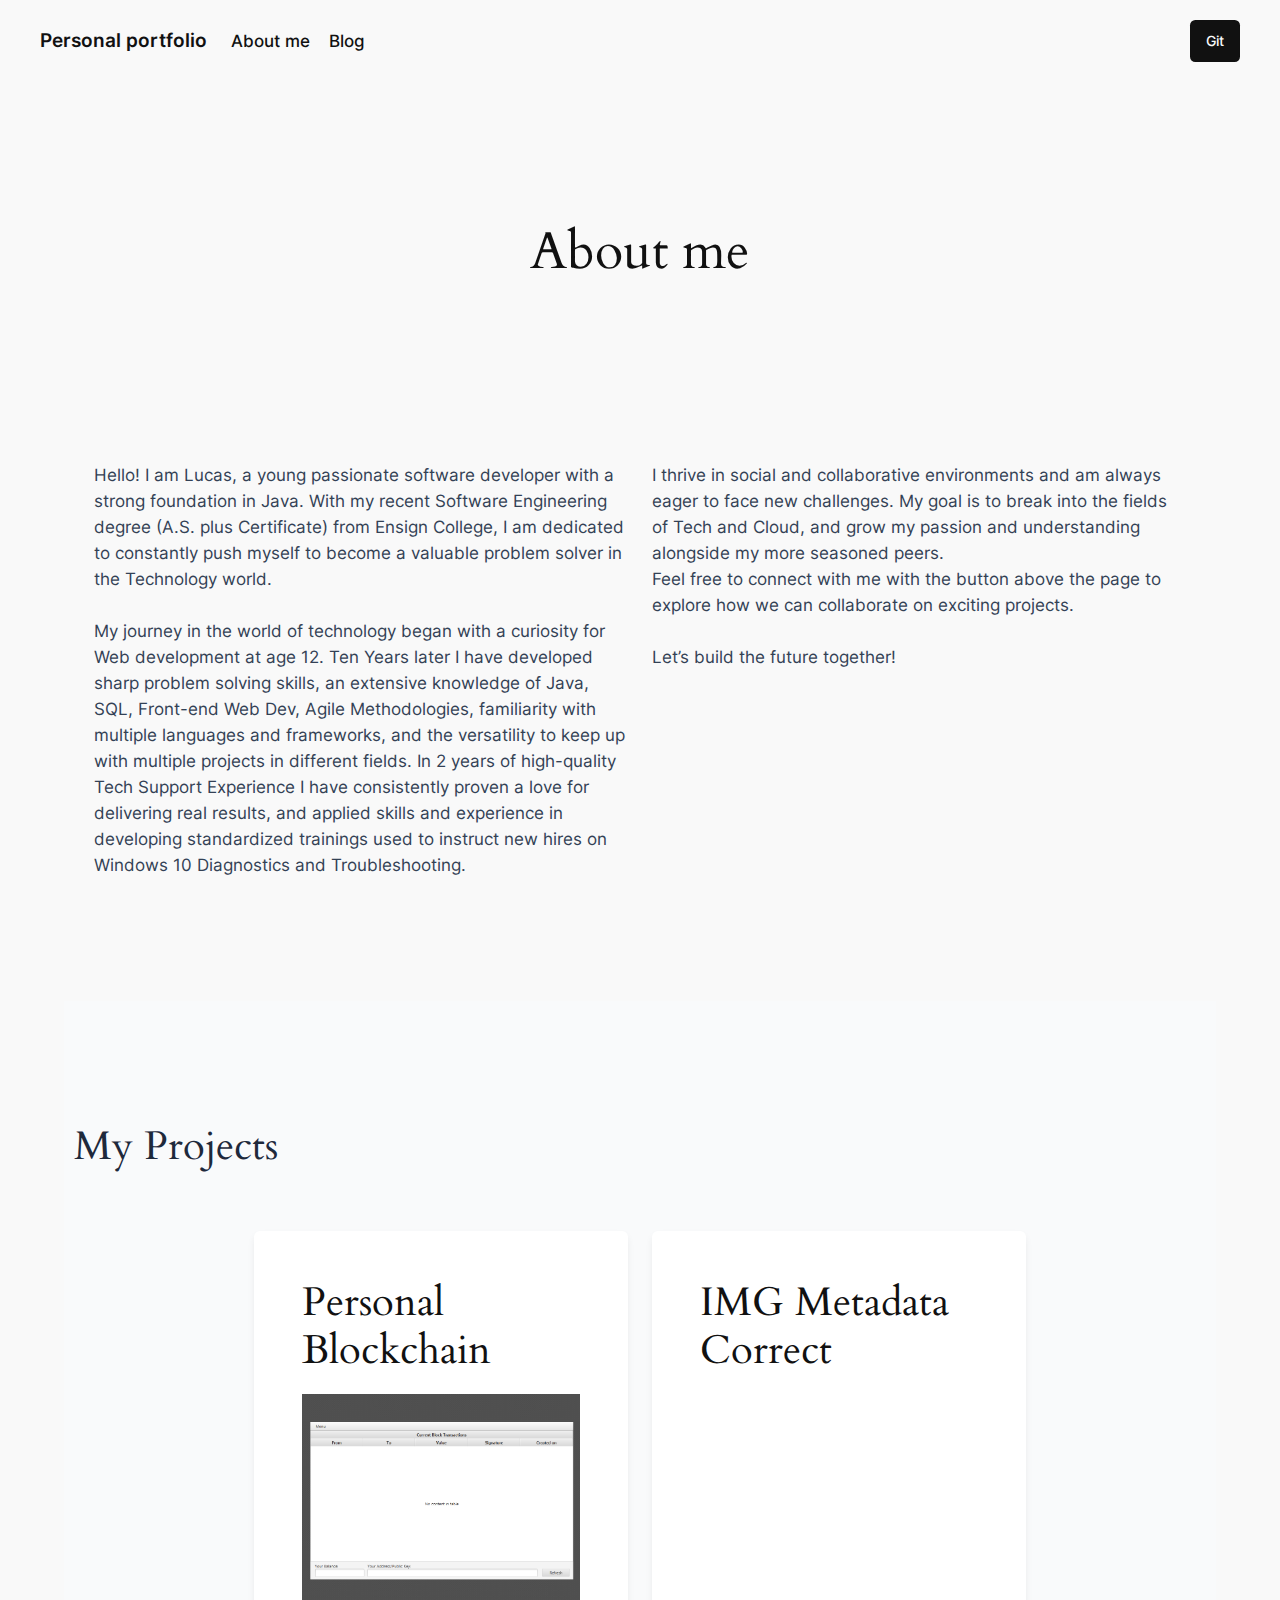
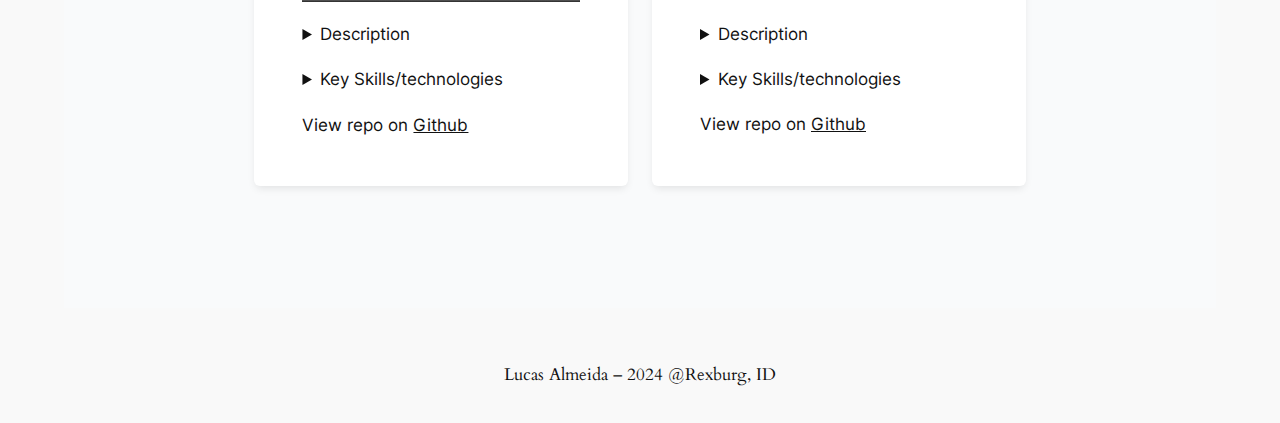
<file: about-me/index.html>
<!DOCTYPE html>
<html lang="en-US">
<head>
	<meta charset="UTF-8">
	<meta name="viewport" content="width=device-width, initial-scale=1">
<meta name="robots" content="noindex, nofollow">
<title>About me &#8211; Personal portfolio</title>
<link rel="alternate" type="application/rss+xml" title="Personal portfolio &raquo; Feed" href="/feed">
<link rel="alternate" type="application/rss+xml" title="Personal portfolio &raquo; Comments Feed" href="/comments/feed">
<link rel="alternate" type="application/rss+xml" title="Personal portfolio &raquo; About me Comments Feed" href="/about-me/feed">
<script>
window._wpemojiSettings = {"baseUrl":"https:\/\/s.w.org\/images\/core\/emoji\/15.0.3\/72x72\/","ext":".png","svgUrl":"https:\/\/s.w.org\/images\/core\/emoji\/15.0.3\/svg\/","svgExt":".svg","source":{"concatemoji":"\/wp-includes\/js\/wp-emoji-release.min.js?ver=6.5.2"}};
/*! This file is auto-generated */
!function(i,n){var o,s,e;function c(e){try{var t={supportTests:e,timestamp:(new Date).valueOf()};sessionStorage.setItem(o,JSON.stringify(t))}catch(e){}}function p(e,t,n){e.clearRect(0,0,e.canvas.width,e.canvas.height),e.fillText(t,0,0);var t=new Uint32Array(e.getImageData(0,0,e.canvas.width,e.canvas.height).data),r=(e.clearRect(0,0,e.canvas.width,e.canvas.height),e.fillText(n,0,0),new Uint32Array(e.getImageData(0,0,e.canvas.width,e.canvas.height).data));return t.every(function(e,t){return e===r[t]})}function u(e,t,n){switch(t){case"flag":return n(e,"🏳️‍⚧️","🏳️​⚧️")?!1:!n(e,"🇺🇳","🇺​🇳")&&!n(e,"🏴󠁧󠁢󠁥󠁮󠁧󠁿","🏴​󠁧​󠁢​󠁥​󠁮​󠁧​󠁿");case"emoji":return!n(e,"🐦‍⬛","🐦​⬛")}return!1}function f(e,t,n){var r="undefined"!=typeof WorkerGlobalScope&&self instanceof WorkerGlobalScope?new OffscreenCanvas(300,150):i.createElement("canvas"),a=r.getContext("2d",{willReadFrequently:!0}),o=(a.textBaseline="top",a.font="600 32px Arial",{});return e.forEach(function(e){o[e]=t(a,e,n)}),o}function t(e){var t=i.createElement("script");t.src=e,t.defer=!0,i.head.appendChild(t)}"undefined"!=typeof Promise&&(o="wpEmojiSettingsSupports",s=["flag","emoji"],n.supports={everything:!0,everythingExceptFlag:!0},e=new Promise(function(e){i.addEventListener("DOMContentLoaded",e,{once:!0})}),new Promise(function(t){var n=function(){try{var e=JSON.parse(sessionStorage.getItem(o));if("object"==typeof e&&"number"==typeof e.timestamp&&(new Date).valueOf()<e.timestamp+604800&&"object"==typeof e.supportTests)return e.supportTests}catch(e){}return null}();if(!n){if("undefined"!=typeof Worker&&"undefined"!=typeof OffscreenCanvas&&"undefined"!=typeof URL&&URL.createObjectURL&&"undefined"!=typeof Blob)try{var e="postMessage("+f.toString()+"("+[JSON.stringify(s),u.toString(),p.toString()].join(",")+"));",r=new Blob([e],{type:"text/javascript"}),a=new Worker(URL.createObjectURL(r),{name:"wpTestEmojiSupports"});return void(a.onmessage=function(e){c(n=e.data),a.terminate(),t(n)})}catch(e){}c(n=f(s,u,p))}t(n)}).then(function(e){for(var t in e)n.supports[t]=e[t],n.supports.everything=n.supports.everything&&n.supports[t],"flag"!==t&&(n.supports.everythingExceptFlag=n.supports.everythingExceptFlag&&n.supports[t]);n.supports.everythingExceptFlag=n.supports.everythingExceptFlag&&!n.supports.flag,n.DOMReady=!1,n.readyCallback=function(){n.DOMReady=!0}}).then(function(){return e}).then(function(){var e;n.supports.everything||(n.readyCallback(),(e=n.source||{}).concatemoji?t(e.concatemoji):e.wpemoji&&e.twemoji&&(t(e.twemoji),t(e.wpemoji)))}))}((window,document),window._wpemojiSettings);
</script>
<style id="wp-block-site-title-inline-css">.wp-block-site-title a{color:inherit}</style>
<style id="wp-block-navigation-link-inline-css">.wp-block-navigation .wp-block-navigation-item__label{overflow-wrap:break-word}.wp-block-navigation .wp-block-navigation-item__description{display:none}.link-ui-tools{border-top:1px solid #f0f0f0;padding:8px}.link-ui-block-inserter{padding-top:8px}.link-ui-block-inserter__back{margin-left:8px;text-transform:uppercase}.components-popover-pointer-events-trap{background-color:initial;cursor:pointer;inset:0;position:fixed;z-index:1000000}

				.is-style-arrow-link .wp-block-navigation-item__label:after {
					content: "\2197";
					padding-inline-start: 0.25rem;
					vertical-align: middle;
					text-decoration: none;
					display: inline-block;
				}</style>
<link rel="stylesheet" id="wp-block-navigation-css" href="/wp-includes/blocks/navigation/style.min.css?ver=6.5.2" media="all">
<style id="wp-block-group-inline-css">.wp-block-group{box-sizing:border-box}</style>
<style id="wp-block-button-inline-css">.wp-block-button__link{box-sizing:border-box;cursor:pointer;display:inline-block;text-align:center;word-break:break-word}.wp-block-button__link.aligncenter{text-align:center}.wp-block-button__link.alignright{text-align:right}:where(.wp-block-button__link){border-radius:9999px;box-shadow:none;padding:calc(.667em + 2px) calc(1.333em + 2px);text-decoration:none}.wp-block-button[style*=text-decoration] .wp-block-button__link{text-decoration:inherit}.wp-block-buttons>.wp-block-button.has-custom-width{max-width:none}.wp-block-buttons>.wp-block-button.has-custom-width .wp-block-button__link{width:100%}.wp-block-buttons>.wp-block-button.has-custom-font-size .wp-block-button__link{font-size:inherit}.wp-block-buttons>.wp-block-button.wp-block-button__width-25{width:calc(25% - var(--wp--style--block-gap, .5em)*.75)}.wp-block-buttons>.wp-block-button.wp-block-button__width-50{width:calc(50% - var(--wp--style--block-gap, .5em)*.5)}.wp-block-buttons>.wp-block-button.wp-block-button__width-75{width:calc(75% - var(--wp--style--block-gap, .5em)*.25)}.wp-block-buttons>.wp-block-button.wp-block-button__width-100{flex-basis:100%;width:100%}.wp-block-buttons.is-vertical>.wp-block-button.wp-block-button__width-25{width:25%}.wp-block-buttons.is-vertical>.wp-block-button.wp-block-button__width-50{width:50%}.wp-block-buttons.is-vertical>.wp-block-button.wp-block-button__width-75{width:75%}.wp-block-button.is-style-squared,.wp-block-button__link.wp-block-button.is-style-squared{border-radius:0}.wp-block-button.no-border-radius,.wp-block-button__link.no-border-radius{border-radius:0!important}.wp-block-button .wp-block-button__link:where(.is-style-outline),.wp-block-button:where(.is-style-outline)>.wp-block-button__link{border:2px solid;padding:.667em 1.333em}.wp-block-button .wp-block-button__link:where(.is-style-outline):not(.has-text-color),.wp-block-button:where(.is-style-outline)>.wp-block-button__link:not(.has-text-color){color:currentColor}.wp-block-button .wp-block-button__link:where(.is-style-outline):not(.has-background),.wp-block-button:where(.is-style-outline)>.wp-block-button__link:not(.has-background){background-color:initial;background-image:none}.wp-block-button .wp-block-button__link:where(.has-border-color){border-width:initial}.wp-block-button .wp-block-button__link:where([style*=border-top-color]){border-top-width:medium}.wp-block-button .wp-block-button__link:where([style*=border-right-color]){border-right-width:medium}.wp-block-button .wp-block-button__link:where([style*=border-bottom-color]){border-bottom-width:medium}.wp-block-button .wp-block-button__link:where([style*=border-left-color]){border-left-width:medium}.wp-block-button .wp-block-button__link:where([style*=border-style]){border-width:initial}.wp-block-button .wp-block-button__link:where([style*=border-top-style]){border-top-width:medium}.wp-block-button .wp-block-button__link:where([style*=border-right-style]){border-right-width:medium}.wp-block-button .wp-block-button__link:where([style*=border-bottom-style]){border-bottom-width:medium}.wp-block-button .wp-block-button__link:where([style*=border-left-style]){border-left-width:medium}</style>
<style id="twentytwentyfour-button-style-outline-inline-css">.wp-block-button.is-style-outline
	> .wp-block-button__link:not(.has-text-color, .has-background):hover {
	background-color: var(--wp--preset--color--contrast-2, var(--wp--preset--color--contrast, transparent));
	color: var(--wp--preset--color--base);
	border-color: var(--wp--preset--color--contrast-2, var(--wp--preset--color--contrast, currentColor));
}</style>
<style id="wp-block-buttons-inline-css">.wp-block-buttons.is-vertical{flex-direction:column}.wp-block-buttons.is-vertical>.wp-block-button:last-child{margin-bottom:0}.wp-block-buttons>.wp-block-button{display:inline-block;margin:0}.wp-block-buttons.is-content-justification-left{justify-content:flex-start}.wp-block-buttons.is-content-justification-left.is-vertical{align-items:flex-start}.wp-block-buttons.is-content-justification-center{justify-content:center}.wp-block-buttons.is-content-justification-center.is-vertical{align-items:center}.wp-block-buttons.is-content-justification-right{justify-content:flex-end}.wp-block-buttons.is-content-justification-right.is-vertical{align-items:flex-end}.wp-block-buttons.is-content-justification-space-between{justify-content:space-between}.wp-block-buttons.aligncenter{text-align:center}.wp-block-buttons:not(.is-content-justification-space-between,.is-content-justification-right,.is-content-justification-left,.is-content-justification-center) .wp-block-button.aligncenter{margin-left:auto;margin-right:auto;width:100%}.wp-block-buttons[style*=text-decoration] .wp-block-button,.wp-block-buttons[style*=text-decoration] .wp-block-button__link{text-decoration:inherit}.wp-block-buttons.has-custom-font-size .wp-block-button__link{font-size:inherit}.wp-block-button.aligncenter{text-align:center}</style>
<style id="wp-block-spacer-inline-css">.wp-block-spacer{clear:both}</style>
<style id="wp-block-post-title-inline-css">.wp-block-post-title{box-sizing:border-box;word-break:break-word}.wp-block-post-title a{display:inline-block}</style>
<style id="wp-block-post-featured-image-inline-css">.wp-block-post-featured-image{margin-left:0;margin-right:0}.wp-block-post-featured-image a{display:block;height:100%}.wp-block-post-featured-image img{box-sizing:border-box;height:auto;max-width:100%;vertical-align:bottom;width:100%}.wp-block-post-featured-image.alignfull img,.wp-block-post-featured-image.alignwide img{width:100%}.wp-block-post-featured-image .wp-block-post-featured-image__overlay.has-background-dim{background-color:#000;inset:0;position:absolute}.wp-block-post-featured-image{position:relative}.wp-block-post-featured-image .wp-block-post-featured-image__overlay.has-background-gradient{background-color:initial}.wp-block-post-featured-image .wp-block-post-featured-image__overlay.has-background-dim-0{opacity:0}.wp-block-post-featured-image .wp-block-post-featured-image__overlay.has-background-dim-10{opacity:.1}.wp-block-post-featured-image .wp-block-post-featured-image__overlay.has-background-dim-20{opacity:.2}.wp-block-post-featured-image .wp-block-post-featured-image__overlay.has-background-dim-30{opacity:.3}.wp-block-post-featured-image .wp-block-post-featured-image__overlay.has-background-dim-40{opacity:.4}.wp-block-post-featured-image .wp-block-post-featured-image__overlay.has-background-dim-50{opacity:.5}.wp-block-post-featured-image .wp-block-post-featured-image__overlay.has-background-dim-60{opacity:.6}.wp-block-post-featured-image .wp-block-post-featured-image__overlay.has-background-dim-70{opacity:.7}.wp-block-post-featured-image .wp-block-post-featured-image__overlay.has-background-dim-80{opacity:.8}.wp-block-post-featured-image .wp-block-post-featured-image__overlay.has-background-dim-90{opacity:.9}.wp-block-post-featured-image .wp-block-post-featured-image__overlay.has-background-dim-100{opacity:1}.wp-block-post-featured-image:where(.alignleft,.alignright){width:100%}</style>
<style id="wp-block-heading-inline-css">h1.has-background,h2.has-background,h3.has-background,h4.has-background,h5.has-background,h6.has-background{padding:1.25em 2.375em}h1.has-text-align-left[style*=writing-mode]:where([style*=vertical-lr]),h1.has-text-align-right[style*=writing-mode]:where([style*=vertical-rl]),h2.has-text-align-left[style*=writing-mode]:where([style*=vertical-lr]),h2.has-text-align-right[style*=writing-mode]:where([style*=vertical-rl]),h3.has-text-align-left[style*=writing-mode]:where([style*=vertical-lr]),h3.has-text-align-right[style*=writing-mode]:where([style*=vertical-rl]),h4.has-text-align-left[style*=writing-mode]:where([style*=vertical-lr]),h4.has-text-align-right[style*=writing-mode]:where([style*=vertical-rl]),h5.has-text-align-left[style*=writing-mode]:where([style*=vertical-lr]),h5.has-text-align-right[style*=writing-mode]:where([style*=vertical-rl]),h6.has-text-align-left[style*=writing-mode]:where([style*=vertical-lr]),h6.has-text-align-right[style*=writing-mode]:where([style*=vertical-rl]){rotate:180deg}

				.is-style-asterisk:before {
					content: '';
					width: 1.5rem;
					height: 3rem;
					background: var(--wp--preset--color--contrast-2, currentColor);
					clip-path: path('M11.93.684v8.039l5.633-5.633 1.216 1.23-5.66 5.66h8.04v1.737H13.2l5.701 5.701-1.23 1.23-5.742-5.742V21h-1.737v-8.094l-5.77 5.77-1.23-1.217 5.743-5.742H.842V9.98h8.162l-5.701-5.7 1.23-1.231 5.66 5.66V.684h1.737Z');
					display: block;
				}

				/* Hide the asterisk if the heading has no content, to avoid using empty headings to display the asterisk only, which is an A11Y issue */
				.is-style-asterisk:empty:before {
					content: none;
				}

				.is-style-asterisk:-moz-only-whitespace:before {
					content: none;
				}

				.is-style-asterisk.has-text-align-center:before {
					margin: 0 auto;
				}

				.is-style-asterisk.has-text-align-right:before {
					margin-left: auto;
				}

				.rtl .is-style-asterisk.has-text-align-left:before {
					margin-right: auto;
				}</style>
<style id="wp-block-image-inline-css">.wp-block-image img{box-sizing:border-box;height:auto;max-width:100%;vertical-align:bottom}.wp-block-image[style*=border-radius] img,.wp-block-image[style*=border-radius]>a{border-radius:inherit}.wp-block-image.has-custom-border img{box-sizing:border-box}.wp-block-image.aligncenter{text-align:center}.wp-block-image.alignfull img,.wp-block-image.alignwide img{height:auto;width:100%}.wp-block-image .aligncenter,.wp-block-image .alignleft,.wp-block-image .alignright,.wp-block-image.aligncenter,.wp-block-image.alignleft,.wp-block-image.alignright{display:table}.wp-block-image .aligncenter>figcaption,.wp-block-image .alignleft>figcaption,.wp-block-image .alignright>figcaption,.wp-block-image.aligncenter>figcaption,.wp-block-image.alignleft>figcaption,.wp-block-image.alignright>figcaption{caption-side:bottom;display:table-caption}.wp-block-image .alignleft{float:left;margin:.5em 1em .5em 0}.wp-block-image .alignright{float:right;margin:.5em 0 .5em 1em}.wp-block-image .aligncenter{margin-left:auto;margin-right:auto}.wp-block-image figcaption{margin-bottom:1em;margin-top:.5em}.wp-block-image .is-style-rounded img,.wp-block-image.is-style-circle-mask img,.wp-block-image.is-style-rounded img{border-radius:9999px}@supports ((-webkit-mask-image:none) or (mask-image:none)) or (-webkit-mask-image:none){.wp-block-image.is-style-circle-mask img{border-radius:0;-webkit-mask-image:url('data:image/svg+xml;utf8,<svg viewBox="0 0 100 100" xmlns="http://www.w3.org/2000/svg"><circle cx="50" cy="50" r="50"/></svg>');mask-image:url('data:image/svg+xml;utf8,<svg viewBox="0 0 100 100" xmlns="http://www.w3.org/2000/svg"><circle cx="50" cy="50" r="50"/></svg>');mask-mode:alpha;-webkit-mask-position:center;mask-position:center;-webkit-mask-repeat:no-repeat;mask-repeat:no-repeat;-webkit-mask-size:contain;mask-size:contain}}.wp-block-image :where(.has-border-color){border-style:solid}.wp-block-image :where([style*=border-top-color]){border-top-style:solid}.wp-block-image :where([style*=border-right-color]){border-right-style:solid}.wp-block-image :where([style*=border-bottom-color]){border-bottom-style:solid}.wp-block-image :where([style*=border-left-color]){border-left-style:solid}.wp-block-image :where([style*=border-width]){border-style:solid}.wp-block-image :where([style*=border-top-width]){border-top-style:solid}.wp-block-image :where([style*=border-right-width]){border-right-style:solid}.wp-block-image :where([style*=border-bottom-width]){border-bottom-style:solid}.wp-block-image :where([style*=border-left-width]){border-left-style:solid}.wp-block-image figure{margin:0}.wp-lightbox-container{display:flex;flex-direction:column;position:relative}.wp-lightbox-container img{cursor:zoom-in}.wp-lightbox-container img:hover+button{opacity:1}.wp-lightbox-container button{align-items:center;-webkit-backdrop-filter:blur(16px) saturate(180%);backdrop-filter:blur(16px) saturate(180%);background-color:#5a5a5a40;border:none;border-radius:4px;cursor:zoom-in;display:flex;height:20px;justify-content:center;opacity:0;padding:0;position:absolute;right:16px;text-align:center;top:16px;transition:opacity .2s ease;width:20px;z-index:100}.wp-lightbox-container button:focus-visible{outline:3px auto #5a5a5a40;outline:3px auto -webkit-focus-ring-color;outline-offset:3px}.wp-lightbox-container button:hover{cursor:pointer;opacity:1}.wp-lightbox-container button:focus{opacity:1}.wp-lightbox-container button:focus,.wp-lightbox-container button:hover,.wp-lightbox-container button:not(:hover):not(:active):not(.has-background){background-color:#5a5a5a40;border:none}.wp-lightbox-overlay{box-sizing:border-box;cursor:zoom-out;height:100vh;left:0;overflow:hidden;position:fixed;top:0;visibility:hidden;width:100%;z-index:100000}.wp-lightbox-overlay .close-button{align-items:center;cursor:pointer;display:flex;justify-content:center;min-height:40px;min-width:40px;padding:0;position:absolute;right:calc(env(safe-area-inset-right) + 16px);top:calc(env(safe-area-inset-top) + 16px);z-index:5000000}.wp-lightbox-overlay .close-button:focus,.wp-lightbox-overlay .close-button:hover,.wp-lightbox-overlay .close-button:not(:hover):not(:active):not(.has-background){background:none;border:none}.wp-lightbox-overlay .lightbox-image-container{height:var(--wp--lightbox-container-height);left:50%;overflow:hidden;position:absolute;top:50%;transform:translate(-50%,-50%);transform-origin:top left;width:var(--wp--lightbox-container-width);z-index:9999999999}.wp-lightbox-overlay .wp-block-image{align-items:center;box-sizing:border-box;display:flex;height:100%;justify-content:center;margin:0;position:relative;transform-origin:0 0;width:100%;z-index:3000000}.wp-lightbox-overlay .wp-block-image img{height:var(--wp--lightbox-image-height);min-height:var(--wp--lightbox-image-height);min-width:var(--wp--lightbox-image-width);width:var(--wp--lightbox-image-width)}.wp-lightbox-overlay .wp-block-image figcaption{display:none}.wp-lightbox-overlay button{background:none;border:none}.wp-lightbox-overlay .scrim{background-color:#fff;height:100%;opacity:.9;position:absolute;width:100%;z-index:2000000}.wp-lightbox-overlay.active{animation:turn-on-visibility .25s both;visibility:visible}.wp-lightbox-overlay.active img{animation:turn-on-visibility .35s both}.wp-lightbox-overlay.show-closing-animation:not(.active){animation:turn-off-visibility .35s both}.wp-lightbox-overlay.show-closing-animation:not(.active) img{animation:turn-off-visibility .25s both}@media (prefers-reduced-motion:no-preference){.wp-lightbox-overlay.zoom.active{animation:none;opacity:1;visibility:visible}.wp-lightbox-overlay.zoom.active .lightbox-image-container{animation:lightbox-zoom-in .4s}.wp-lightbox-overlay.zoom.active .lightbox-image-container img{animation:none}.wp-lightbox-overlay.zoom.active .scrim{animation:turn-on-visibility .4s forwards}.wp-lightbox-overlay.zoom.show-closing-animation:not(.active){animation:none}.wp-lightbox-overlay.zoom.show-closing-animation:not(.active) .lightbox-image-container{animation:lightbox-zoom-out .4s}.wp-lightbox-overlay.zoom.show-closing-animation:not(.active) .lightbox-image-container img{animation:none}.wp-lightbox-overlay.zoom.show-closing-animation:not(.active) .scrim{animation:turn-off-visibility .4s forwards}}@keyframes turn-on-visibility{0%{opacity:0}to{opacity:1}}@keyframes turn-off-visibility{0%{opacity:1;visibility:visible}99%{opacity:0;visibility:visible}to{opacity:0;visibility:hidden}}@keyframes lightbox-zoom-in{0%{transform:translate(calc((-100vw + var(--wp--lightbox-scrollbar-width))/2 + var(--wp--lightbox-initial-left-position)),calc(-50vh + var(--wp--lightbox-initial-top-position))) scale(var(--wp--lightbox-scale))}to{transform:translate(-50%,-50%) scale(1)}}@keyframes lightbox-zoom-out{0%{transform:translate(-50%,-50%) scale(1);visibility:visible}99%{visibility:visible}to{transform:translate(calc((-100vw + var(--wp--lightbox-scrollbar-width))/2 + var(--wp--lightbox-initial-left-position)),calc(-50vh + var(--wp--lightbox-initial-top-position))) scale(var(--wp--lightbox-scale));visibility:hidden}}</style>
<link rel="stylesheet" id="wp-block-gallery-css" href="/wp-includes/blocks/gallery/style.min.css?ver=6.5.2" media="all">
<style id="wp-block-paragraph-inline-css">.is-small-text{font-size:.875em}.is-regular-text{font-size:1em}.is-large-text{font-size:2.25em}.is-larger-text{font-size:3em}.has-drop-cap:not(:focus):first-letter{float:left;font-size:8.4em;font-style:normal;font-weight:100;line-height:.68;margin:.05em .1em 0 0;text-transform:uppercase}body.rtl .has-drop-cap:not(:focus):first-letter{float:none;margin-left:.1em}p.has-drop-cap.has-background{overflow:hidden}p.has-background{padding:1.25em 2.375em}:where(p.has-text-color:not(.has-link-color)) a{color:inherit}p.has-text-align-left[style*="writing-mode:vertical-lr"],p.has-text-align-right[style*="writing-mode:vertical-rl"]{rotate:180deg}</style>
<style id="wp-block-details-inline-css">.wp-block-details{box-sizing:border-box;overflow:hidden}.wp-block-details summary{cursor:pointer}

				.is-style-arrow-icon-details {
					padding-top: var(--wp--preset--spacing--10);
					padding-bottom: var(--wp--preset--spacing--10);
				}

				.is-style-arrow-icon-details summary {
					list-style-type: "\2193\00a0\00a0\00a0";
				}

				.is-style-arrow-icon-details[open]>summary {
					list-style-type: "\2192\00a0\00a0\00a0";
				}</style>
<style id="wp-emoji-styles-inline-css">img.wp-smiley, img.emoji {
		display: inline !important;
		border: none !important;
		box-shadow: none !important;
		height: 1em !important;
		width: 1em !important;
		margin: 0 0.07em !important;
		vertical-align: -0.1em !important;
		background: none !important;
		padding: 0 !important;
	}</style>
<style id="wp-block-library-inline-css">:root{--wp-admin-theme-color:#007cba;--wp-admin-theme-color--rgb:0,124,186;--wp-admin-theme-color-darker-10:#006ba1;--wp-admin-theme-color-darker-10--rgb:0,107,161;--wp-admin-theme-color-darker-20:#005a87;--wp-admin-theme-color-darker-20--rgb:0,90,135;--wp-admin-border-width-focus:2px;--wp-block-synced-color:#7a00df;--wp-block-synced-color--rgb:122,0,223;--wp-bound-block-color:#9747ff}@media (min-resolution:192dpi){:root{--wp-admin-border-width-focus:1.5px}}.wp-element-button{cursor:pointer}:root{--wp--preset--font-size--normal:16px;--wp--preset--font-size--huge:42px}:root .has-very-light-gray-background-color{background-color:#eee}:root .has-very-dark-gray-background-color{background-color:#313131}:root .has-very-light-gray-color{color:#eee}:root .has-very-dark-gray-color{color:#313131}:root .has-vivid-green-cyan-to-vivid-cyan-blue-gradient-background{background:linear-gradient(135deg,#00d084,#0693e3)}:root .has-purple-crush-gradient-background{background:linear-gradient(135deg,#34e2e4,#4721fb 50%,#ab1dfe)}:root .has-hazy-dawn-gradient-background{background:linear-gradient(135deg,#faaca8,#dad0ec)}:root .has-subdued-olive-gradient-background{background:linear-gradient(135deg,#fafae1,#67a671)}:root .has-atomic-cream-gradient-background{background:linear-gradient(135deg,#fdd79a,#004a59)}:root .has-nightshade-gradient-background{background:linear-gradient(135deg,#330968,#31cdcf)}:root .has-midnight-gradient-background{background:linear-gradient(135deg,#020381,#2874fc)}.has-regular-font-size{font-size:1em}.has-larger-font-size{font-size:2.625em}.has-normal-font-size{font-size:var(--wp--preset--font-size--normal)}.has-huge-font-size{font-size:var(--wp--preset--font-size--huge)}.has-text-align-center{text-align:center}.has-text-align-left{text-align:left}.has-text-align-right{text-align:right}#end-resizable-editor-section{display:none}.aligncenter{clear:both}.items-justified-left{justify-content:flex-start}.items-justified-center{justify-content:center}.items-justified-right{justify-content:flex-end}.items-justified-space-between{justify-content:space-between}.screen-reader-text{border:0;clip:rect(1px,1px,1px,1px);-webkit-clip-path:inset(50%);clip-path:inset(50%);height:1px;margin:-1px;overflow:hidden;padding:0;position:absolute;width:1px;word-wrap:normal!important}.screen-reader-text:focus{background-color:#ddd;clip:auto!important;-webkit-clip-path:none;clip-path:none;color:#444;display:block;font-size:1em;height:auto;left:5px;line-height:normal;padding:15px 23px 14px;text-decoration:none;top:5px;width:auto;z-index:100000}html :where(.has-border-color){border-style:solid}html :where([style*=border-top-color]){border-top-style:solid}html :where([style*=border-right-color]){border-right-style:solid}html :where([style*=border-bottom-color]){border-bottom-style:solid}html :where([style*=border-left-color]){border-left-style:solid}html :where([style*=border-width]){border-style:solid}html :where([style*=border-top-width]){border-top-style:solid}html :where([style*=border-right-width]){border-right-style:solid}html :where([style*=border-bottom-width]){border-bottom-style:solid}html :where([style*=border-left-width]){border-left-style:solid}html :where(img[class*=wp-image-]){height:auto;max-width:100%}:where(figure){margin:0 0 1em}html :where(.is-position-sticky){--wp-admin--admin-bar--position-offset:var(--wp-admin--admin-bar--height,0px)}@media screen and (max-width:600px){html :where(.is-position-sticky){--wp-admin--admin-bar--position-offset:0px}}</style>
<style id="global-styles-inline-css">body{--wp--preset--color--black: #000000;--wp--preset--color--cyan-bluish-gray: #abb8c3;--wp--preset--color--white: #ffffff;--wp--preset--color--pale-pink: #f78da7;--wp--preset--color--vivid-red: #cf2e2e;--wp--preset--color--luminous-vivid-orange: #ff6900;--wp--preset--color--luminous-vivid-amber: #fcb900;--wp--preset--color--light-green-cyan: #7bdcb5;--wp--preset--color--vivid-green-cyan: #00d084;--wp--preset--color--pale-cyan-blue: #8ed1fc;--wp--preset--color--vivid-cyan-blue: #0693e3;--wp--preset--color--vivid-purple: #9b51e0;--wp--preset--color--base: #f9f9f9;--wp--preset--color--base-2: #ffffff;--wp--preset--color--contrast: #111111;--wp--preset--color--contrast-2: #636363;--wp--preset--color--contrast-3: #A4A4A4;--wp--preset--color--accent: #cfcabe;--wp--preset--color--accent-2: #c2a990;--wp--preset--color--accent-3: #d8613c;--wp--preset--color--accent-4: #b1c5a4;--wp--preset--color--accent-5: #b5bdbc;--wp--preset--gradient--vivid-cyan-blue-to-vivid-purple: linear-gradient(135deg,rgba(6,147,227,1) 0%,rgb(155,81,224) 100%);--wp--preset--gradient--light-green-cyan-to-vivid-green-cyan: linear-gradient(135deg,rgb(122,220,180) 0%,rgb(0,208,130) 100%);--wp--preset--gradient--luminous-vivid-amber-to-luminous-vivid-orange: linear-gradient(135deg,rgba(252,185,0,1) 0%,rgba(255,105,0,1) 100%);--wp--preset--gradient--luminous-vivid-orange-to-vivid-red: linear-gradient(135deg,rgba(255,105,0,1) 0%,rgb(207,46,46) 100%);--wp--preset--gradient--very-light-gray-to-cyan-bluish-gray: linear-gradient(135deg,rgb(238,238,238) 0%,rgb(169,184,195) 100%);--wp--preset--gradient--cool-to-warm-spectrum: linear-gradient(135deg,rgb(74,234,220) 0%,rgb(151,120,209) 20%,rgb(207,42,186) 40%,rgb(238,44,130) 60%,rgb(251,105,98) 80%,rgb(254,248,76) 100%);--wp--preset--gradient--blush-light-purple: linear-gradient(135deg,rgb(255,206,236) 0%,rgb(152,150,240) 100%);--wp--preset--gradient--blush-bordeaux: linear-gradient(135deg,rgb(254,205,165) 0%,rgb(254,45,45) 50%,rgb(107,0,62) 100%);--wp--preset--gradient--luminous-dusk: linear-gradient(135deg,rgb(255,203,112) 0%,rgb(199,81,192) 50%,rgb(65,88,208) 100%);--wp--preset--gradient--pale-ocean: linear-gradient(135deg,rgb(255,245,203) 0%,rgb(182,227,212) 50%,rgb(51,167,181) 100%);--wp--preset--gradient--electric-grass: linear-gradient(135deg,rgb(202,248,128) 0%,rgb(113,206,126) 100%);--wp--preset--gradient--midnight: linear-gradient(135deg,rgb(2,3,129) 0%,rgb(40,116,252) 100%);--wp--preset--gradient--gradient-1: linear-gradient(to bottom, #cfcabe 0%, #F9F9F9 100%);--wp--preset--gradient--gradient-2: linear-gradient(to bottom, #C2A990 0%, #F9F9F9 100%);--wp--preset--gradient--gradient-3: linear-gradient(to bottom, #D8613C 0%, #F9F9F9 100%);--wp--preset--gradient--gradient-4: linear-gradient(to bottom, #B1C5A4 0%, #F9F9F9 100%);--wp--preset--gradient--gradient-5: linear-gradient(to bottom, #B5BDBC 0%, #F9F9F9 100%);--wp--preset--gradient--gradient-6: linear-gradient(to bottom, #A4A4A4 0%, #F9F9F9 100%);--wp--preset--gradient--gradient-7: linear-gradient(to bottom, #cfcabe 50%, #F9F9F9 50%);--wp--preset--gradient--gradient-8: linear-gradient(to bottom, #C2A990 50%, #F9F9F9 50%);--wp--preset--gradient--gradient-9: linear-gradient(to bottom, #D8613C 50%, #F9F9F9 50%);--wp--preset--gradient--gradient-10: linear-gradient(to bottom, #B1C5A4 50%, #F9F9F9 50%);--wp--preset--gradient--gradient-11: linear-gradient(to bottom, #B5BDBC 50%, #F9F9F9 50%);--wp--preset--gradient--gradient-12: linear-gradient(to bottom, #A4A4A4 50%, #F9F9F9 50%);--wp--preset--font-size--small: 0.9rem;--wp--preset--font-size--medium: 1.05rem;--wp--preset--font-size--large: clamp(1.39rem, 1.39rem + ((1vw - 0.2rem) * 2.3), 1.85rem);--wp--preset--font-size--x-large: clamp(1.85rem, 1.85rem + ((1vw - 0.2rem) * 3.25), 2.5rem);--wp--preset--font-size--xx-large: clamp(2.5rem, 2.5rem + ((1vw - 0.2rem) * 3.85), 3.27rem);--wp--preset--font-family--body: "Inter", sans-serif;--wp--preset--font-family--heading: Cardo;--wp--preset--font-family--system-sans-serif: -apple-system, BlinkMacSystemFont, avenir next, avenir, segoe ui, helvetica neue, helvetica, Cantarell, Ubuntu, roboto, noto, arial, sans-serif;--wp--preset--font-family--system-serif: Iowan Old Style, Apple Garamond, Baskerville, Times New Roman, Droid Serif, Times, Source Serif Pro, serif, Apple Color Emoji, Segoe UI Emoji, Segoe UI Symbol;--wp--preset--spacing--10: 1rem;--wp--preset--spacing--20: min(1.5rem, 2vw);--wp--preset--spacing--30: min(2.5rem, 3vw);--wp--preset--spacing--40: min(4rem, 5vw);--wp--preset--spacing--50: min(6.5rem, 8vw);--wp--preset--spacing--60: min(10.5rem, 13vw);--wp--preset--shadow--natural: 6px 6px 9px rgba(0, 0, 0, 0.2);--wp--preset--shadow--deep: 12px 12px 50px rgba(0, 0, 0, 0.4);--wp--preset--shadow--sharp: 6px 6px 0px rgba(0, 0, 0, 0.2);--wp--preset--shadow--outlined: 6px 6px 0px -3px rgba(255, 255, 255, 1), 6px 6px rgba(0, 0, 0, 1);--wp--preset--shadow--crisp: 6px 6px 0px rgba(0, 0, 0, 1);}body { margin: 0;--wp--style--global--content-size: 310px;--wp--style--global--wide-size: 640px; }.wp-site-blocks { padding-top: var(--wp--style--root--padding-top); padding-bottom: var(--wp--style--root--padding-bottom); }.has-global-padding { padding-right: var(--wp--style--root--padding-right); padding-left: var(--wp--style--root--padding-left); }.has-global-padding :where(.has-global-padding:not(.wp-block-block)) { padding-right: 0; padding-left: 0; }.has-global-padding > .alignfull { margin-right: calc(var(--wp--style--root--padding-right) * -1); margin-left: calc(var(--wp--style--root--padding-left) * -1); }.has-global-padding :where(.has-global-padding:not(.wp-block-block)) > .alignfull { margin-right: 0; margin-left: 0; }.has-global-padding > .alignfull:where(:not(.has-global-padding):not(.is-layout-flex):not(.is-layout-grid)) > :where([class*="wp-block-"]:not(.alignfull):not([class*="__"]),p,h1,h2,h3,h4,h5,h6,ul,ol) { padding-right: var(--wp--style--root--padding-right); padding-left: var(--wp--style--root--padding-left); }.has-global-padding :where(.has-global-padding) > .alignfull:where(:not(.has-global-padding)) > :where([class*="wp-block-"]:not(.alignfull):not([class*="__"]),p,h1,h2,h3,h4,h5,h6,ul,ol) { padding-right: 0; padding-left: 0; }.wp-site-blocks > .alignleft { float: left; margin-right: 2em; }.wp-site-blocks > .alignright { float: right; margin-left: 2em; }.wp-site-blocks > .aligncenter { justify-content: center; margin-left: auto; margin-right: auto; }:where(.wp-site-blocks) > * { margin-block-start: 1.2rem; margin-block-end: 0; }:where(.wp-site-blocks) > :first-child:first-child { margin-block-start: 0; }:where(.wp-site-blocks) > :last-child:last-child { margin-block-end: 0; }body { --wp--style--block-gap: 1.2rem; }:where(body .is-layout-flow)  > :first-child:first-child{margin-block-start: 0;}:where(body .is-layout-flow)  > :last-child:last-child{margin-block-end: 0;}:where(body .is-layout-flow)  > *{margin-block-start: 1.2rem;margin-block-end: 0;}:where(body .is-layout-constrained)  > :first-child:first-child{margin-block-start: 0;}:where(body .is-layout-constrained)  > :last-child:last-child{margin-block-end: 0;}:where(body .is-layout-constrained)  > *{margin-block-start: 1.2rem;margin-block-end: 0;}:where(body .is-layout-flex) {gap: 1.2rem;}:where(body .is-layout-grid) {gap: 1.2rem;}body .is-layout-flow > .alignleft{float: left;margin-inline-start: 0;margin-inline-end: 2em;}body .is-layout-flow > .alignright{float: right;margin-inline-start: 2em;margin-inline-end: 0;}body .is-layout-flow > .aligncenter{margin-left: auto !important;margin-right: auto !important;}body .is-layout-constrained > .alignleft{float: left;margin-inline-start: 0;margin-inline-end: 2em;}body .is-layout-constrained > .alignright{float: right;margin-inline-start: 2em;margin-inline-end: 0;}body .is-layout-constrained > .aligncenter{margin-left: auto !important;margin-right: auto !important;}body .is-layout-constrained > :where(:not(.alignleft):not(.alignright):not(.alignfull)){max-width: var(--wp--style--global--content-size);margin-left: auto !important;margin-right: auto !important;}body .is-layout-constrained > .alignwide{max-width: var(--wp--style--global--wide-size);}body .is-layout-flex{display: flex;}body .is-layout-flex{flex-wrap: wrap;align-items: center;}body .is-layout-flex > *{margin: 0;}body .is-layout-grid{display: grid;}body .is-layout-grid > *{margin: 0;}body{background-color: var(--wp--preset--color--base);color: var(--wp--preset--color--contrast);font-family: var(--wp--preset--font-family--body);font-size: var(--wp--preset--font-size--medium);font-style: normal;font-weight: 400;line-height: 1.55;--wp--style--root--padding-top: 0px;--wp--style--root--padding-right: var(--wp--preset--spacing--40);--wp--style--root--padding-bottom: 0px;--wp--style--root--padding-left: var(--wp--preset--spacing--40);}a:where(:not(.wp-element-button)){color: var(--wp--preset--color--contrast);text-decoration: underline;}a:where(:not(.wp-element-button)):hover{text-decoration: none;}h1, h2, h3, h4, h5, h6{color: var(--wp--preset--color--contrast);font-family: var(--wp--preset--font-family--heading);font-weight: 400;line-height: 1.2;}h1{font-size: var(--wp--preset--font-size--xx-large);line-height: 1.15;}h2{font-size: var(--wp--preset--font-size--x-large);}h3{font-size: var(--wp--preset--font-size--large);}h4{font-size: clamp(1.1rem, 1.1rem + ((1vw - 0.2rem) * 0.767), 1.5rem);}h5{font-size: var(--wp--preset--font-size--medium);}h6{font-size: var(--wp--preset--font-size--small);}.wp-element-button, .wp-block-button__link{background-color: var(--wp--preset--color--contrast);border-radius: .33rem;border-color: var(--wp--preset--color--contrast);border-width: 0;color: var(--wp--preset--color--base);font-family: inherit;font-size: var(--wp--preset--font-size--small);font-style: normal;font-weight: 500;line-height: inherit;padding-top: 0.6rem;padding-right: 1rem;padding-bottom: 0.6rem;padding-left: 1rem;text-decoration: none;}.wp-element-button:hover, .wp-block-button__link:hover{background-color: var(--wp--preset--color--contrast-2);border-color: var(--wp--preset--color--contrast-2);color: var(--wp--preset--color--base);}.wp-element-button:focus, .wp-block-button__link:focus{background-color: var(--wp--preset--color--contrast-2);border-color: var(--wp--preset--color--contrast-2);color: var(--wp--preset--color--base);outline-color: var(--wp--preset--color--contrast);outline-offset: 2px;}.wp-element-button:active, .wp-block-button__link:active{background-color: var(--wp--preset--color--contrast);color: var(--wp--preset--color--base);}.wp-element-caption, .wp-block-audio figcaption, .wp-block-embed figcaption, .wp-block-gallery figcaption, .wp-block-image figcaption, .wp-block-table figcaption, .wp-block-video figcaption{color: var(--wp--preset--color--contrast-2);font-family: var(--wp--preset--font-family--body);font-size: 0.8rem;}.has-black-color{color: var(--wp--preset--color--black) !important;}.has-cyan-bluish-gray-color{color: var(--wp--preset--color--cyan-bluish-gray) !important;}.has-white-color{color: var(--wp--preset--color--white) !important;}.has-pale-pink-color{color: var(--wp--preset--color--pale-pink) !important;}.has-vivid-red-color{color: var(--wp--preset--color--vivid-red) !important;}.has-luminous-vivid-orange-color{color: var(--wp--preset--color--luminous-vivid-orange) !important;}.has-luminous-vivid-amber-color{color: var(--wp--preset--color--luminous-vivid-amber) !important;}.has-light-green-cyan-color{color: var(--wp--preset--color--light-green-cyan) !important;}.has-vivid-green-cyan-color{color: var(--wp--preset--color--vivid-green-cyan) !important;}.has-pale-cyan-blue-color{color: var(--wp--preset--color--pale-cyan-blue) !important;}.has-vivid-cyan-blue-color{color: var(--wp--preset--color--vivid-cyan-blue) !important;}.has-vivid-purple-color{color: var(--wp--preset--color--vivid-purple) !important;}.has-base-color{color: var(--wp--preset--color--base) !important;}.has-base-2-color{color: var(--wp--preset--color--base-2) !important;}.has-contrast-color{color: var(--wp--preset--color--contrast) !important;}.has-contrast-2-color{color: var(--wp--preset--color--contrast-2) !important;}.has-contrast-3-color{color: var(--wp--preset--color--contrast-3) !important;}.has-accent-color{color: var(--wp--preset--color--accent) !important;}.has-accent-2-color{color: var(--wp--preset--color--accent-2) !important;}.has-accent-3-color{color: var(--wp--preset--color--accent-3) !important;}.has-accent-4-color{color: var(--wp--preset--color--accent-4) !important;}.has-accent-5-color{color: var(--wp--preset--color--accent-5) !important;}.has-black-background-color{background-color: var(--wp--preset--color--black) !important;}.has-cyan-bluish-gray-background-color{background-color: var(--wp--preset--color--cyan-bluish-gray) !important;}.has-white-background-color{background-color: var(--wp--preset--color--white) !important;}.has-pale-pink-background-color{background-color: var(--wp--preset--color--pale-pink) !important;}.has-vivid-red-background-color{background-color: var(--wp--preset--color--vivid-red) !important;}.has-luminous-vivid-orange-background-color{background-color: var(--wp--preset--color--luminous-vivid-orange) !important;}.has-luminous-vivid-amber-background-color{background-color: var(--wp--preset--color--luminous-vivid-amber) !important;}.has-light-green-cyan-background-color{background-color: var(--wp--preset--color--light-green-cyan) !important;}.has-vivid-green-cyan-background-color{background-color: var(--wp--preset--color--vivid-green-cyan) !important;}.has-pale-cyan-blue-background-color{background-color: var(--wp--preset--color--pale-cyan-blue) !important;}.has-vivid-cyan-blue-background-color{background-color: var(--wp--preset--color--vivid-cyan-blue) !important;}.has-vivid-purple-background-color{background-color: var(--wp--preset--color--vivid-purple) !important;}.has-base-background-color{background-color: var(--wp--preset--color--base) !important;}.has-base-2-background-color{background-color: var(--wp--preset--color--base-2) !important;}.has-contrast-background-color{background-color: var(--wp--preset--color--contrast) !important;}.has-contrast-2-background-color{background-color: var(--wp--preset--color--contrast-2) !important;}.has-contrast-3-background-color{background-color: var(--wp--preset--color--contrast-3) !important;}.has-accent-background-color{background-color: var(--wp--preset--color--accent) !important;}.has-accent-2-background-color{background-color: var(--wp--preset--color--accent-2) !important;}.has-accent-3-background-color{background-color: var(--wp--preset--color--accent-3) !important;}.has-accent-4-background-color{background-color: var(--wp--preset--color--accent-4) !important;}.has-accent-5-background-color{background-color: var(--wp--preset--color--accent-5) !important;}.has-black-border-color{border-color: var(--wp--preset--color--black) !important;}.has-cyan-bluish-gray-border-color{border-color: var(--wp--preset--color--cyan-bluish-gray) !important;}.has-white-border-color{border-color: var(--wp--preset--color--white) !important;}.has-pale-pink-border-color{border-color: var(--wp--preset--color--pale-pink) !important;}.has-vivid-red-border-color{border-color: var(--wp--preset--color--vivid-red) !important;}.has-luminous-vivid-orange-border-color{border-color: var(--wp--preset--color--luminous-vivid-orange) !important;}.has-luminous-vivid-amber-border-color{border-color: var(--wp--preset--color--luminous-vivid-amber) !important;}.has-light-green-cyan-border-color{border-color: var(--wp--preset--color--light-green-cyan) !important;}.has-vivid-green-cyan-border-color{border-color: var(--wp--preset--color--vivid-green-cyan) !important;}.has-pale-cyan-blue-border-color{border-color: var(--wp--preset--color--pale-cyan-blue) !important;}.has-vivid-cyan-blue-border-color{border-color: var(--wp--preset--color--vivid-cyan-blue) !important;}.has-vivid-purple-border-color{border-color: var(--wp--preset--color--vivid-purple) !important;}.has-base-border-color{border-color: var(--wp--preset--color--base) !important;}.has-base-2-border-color{border-color: var(--wp--preset--color--base-2) !important;}.has-contrast-border-color{border-color: var(--wp--preset--color--contrast) !important;}.has-contrast-2-border-color{border-color: var(--wp--preset--color--contrast-2) !important;}.has-contrast-3-border-color{border-color: var(--wp--preset--color--contrast-3) !important;}.has-accent-border-color{border-color: var(--wp--preset--color--accent) !important;}.has-accent-2-border-color{border-color: var(--wp--preset--color--accent-2) !important;}.has-accent-3-border-color{border-color: var(--wp--preset--color--accent-3) !important;}.has-accent-4-border-color{border-color: var(--wp--preset--color--accent-4) !important;}.has-accent-5-border-color{border-color: var(--wp--preset--color--accent-5) !important;}.has-vivid-cyan-blue-to-vivid-purple-gradient-background{background: var(--wp--preset--gradient--vivid-cyan-blue-to-vivid-purple) !important;}.has-light-green-cyan-to-vivid-green-cyan-gradient-background{background: var(--wp--preset--gradient--light-green-cyan-to-vivid-green-cyan) !important;}.has-luminous-vivid-amber-to-luminous-vivid-orange-gradient-background{background: var(--wp--preset--gradient--luminous-vivid-amber-to-luminous-vivid-orange) !important;}.has-luminous-vivid-orange-to-vivid-red-gradient-background{background: var(--wp--preset--gradient--luminous-vivid-orange-to-vivid-red) !important;}.has-very-light-gray-to-cyan-bluish-gray-gradient-background{background: var(--wp--preset--gradient--very-light-gray-to-cyan-bluish-gray) !important;}.has-cool-to-warm-spectrum-gradient-background{background: var(--wp--preset--gradient--cool-to-warm-spectrum) !important;}.has-blush-light-purple-gradient-background{background: var(--wp--preset--gradient--blush-light-purple) !important;}.has-blush-bordeaux-gradient-background{background: var(--wp--preset--gradient--blush-bordeaux) !important;}.has-luminous-dusk-gradient-background{background: var(--wp--preset--gradient--luminous-dusk) !important;}.has-pale-ocean-gradient-background{background: var(--wp--preset--gradient--pale-ocean) !important;}.has-electric-grass-gradient-background{background: var(--wp--preset--gradient--electric-grass) !important;}.has-midnight-gradient-background{background: var(--wp--preset--gradient--midnight) !important;}.has-gradient-1-gradient-background{background: var(--wp--preset--gradient--gradient-1) !important;}.has-gradient-2-gradient-background{background: var(--wp--preset--gradient--gradient-2) !important;}.has-gradient-3-gradient-background{background: var(--wp--preset--gradient--gradient-3) !important;}.has-gradient-4-gradient-background{background: var(--wp--preset--gradient--gradient-4) !important;}.has-gradient-5-gradient-background{background: var(--wp--preset--gradient--gradient-5) !important;}.has-gradient-6-gradient-background{background: var(--wp--preset--gradient--gradient-6) !important;}.has-gradient-7-gradient-background{background: var(--wp--preset--gradient--gradient-7) !important;}.has-gradient-8-gradient-background{background: var(--wp--preset--gradient--gradient-8) !important;}.has-gradient-9-gradient-background{background: var(--wp--preset--gradient--gradient-9) !important;}.has-gradient-10-gradient-background{background: var(--wp--preset--gradient--gradient-10) !important;}.has-gradient-11-gradient-background{background: var(--wp--preset--gradient--gradient-11) !important;}.has-gradient-12-gradient-background{background: var(--wp--preset--gradient--gradient-12) !important;}.has-small-font-size{font-size: var(--wp--preset--font-size--small) !important;}.has-medium-font-size{font-size: var(--wp--preset--font-size--medium) !important;}.has-large-font-size{font-size: var(--wp--preset--font-size--large) !important;}.has-x-large-font-size{font-size: var(--wp--preset--font-size--x-large) !important;}.has-xx-large-font-size{font-size: var(--wp--preset--font-size--xx-large) !important;}.has-body-font-family{font-family: var(--wp--preset--font-family--body) !important;}.has-heading-font-family{font-family: var(--wp--preset--font-family--heading) !important;}.has-system-sans-serif-font-family{font-family: var(--wp--preset--font-family--system-sans-serif) !important;}.has-system-serif-font-family{font-family: var(--wp--preset--font-family--system-serif) !important;}
.wp-block-navigation{font-weight: 500;}
.wp-block-navigation a:where(:not(.wp-element-button)){color: inherit;text-decoration: none;}
.wp-block-navigation a:where(:not(.wp-element-button)):hover{text-decoration: underline;}
.wp-block-button.is-style-outline .wp-block-button__link{border-width: 1px;padding-top: calc(0.6rem - 1px);padding-right: calc(1rem - 1px);padding-bottom: calc(0.6rem - 1px);padding-left: calc(1rem - 1px);}
.wp-block-buttons-is-layout-flow > :first-child:first-child{margin-block-start: 0;}.wp-block-buttons-is-layout-flow > :last-child:last-child{margin-block-end: 0;}.wp-block-buttons-is-layout-flow > *{margin-block-start: 0.7rem;margin-block-end: 0;}.wp-block-buttons-is-layout-constrained > :first-child:first-child{margin-block-start: 0;}.wp-block-buttons-is-layout-constrained > :last-child:last-child{margin-block-end: 0;}.wp-block-buttons-is-layout-constrained > *{margin-block-start: 0.7rem;margin-block-end: 0;}.wp-block-buttons-is-layout-flex{gap: 0.7rem;}.wp-block-buttons-is-layout-grid{gap: 0.7rem;}
.wp-block-gallery{margin-bottom: var(--wp--preset--spacing--50);}
.wp-block-image.is-style-rounded img,.wp-block-image.is-style-rounded  .wp-block-image__crop-area,.wp-block-image.is-style-rounded  .components-placeholder{border-radius: var(--wp--preset--spacing--20);}
.wp-block-post-featured-image img, .wp-block-post-featured-image .block-editor-media-placeholder, .wp-block-post-featured-image .wp-block-post-featured-image__overlay{border-radius: var(--wp--preset--spacing--20);}
.wp-block-post-title a:where(:not(.wp-element-button)){text-decoration: none;}
.wp-block-post-title a:where(:not(.wp-element-button)):hover{text-decoration: underline;}
.wp-block-site-title{font-family: var(--wp--preset--font-family--body);font-size: clamp(0.875rem, 0.875rem + ((1vw - 0.2rem) * 1.625), 1.2rem);font-style: normal;font-weight: 600;}
.wp-block-site-title a:where(:not(.wp-element-button)){text-decoration: none;}
.wp-block-site-title a:where(:not(.wp-element-button)):hover{text-decoration: none;}
:where(.wp-site-blocks *:focus){outline-width:2px;outline-style:solid}

figure {
border-radius:50%
}.wp-block-calendar.wp-block-calendar table:where(:not(.has-text-color)) th{background-color:var(--wp--preset--color--contrast-2);color:var(--wp--preset--color--base);border-color:var(--wp--preset--color--contrast-2)}.wp-block-calendar table:where(:not(.has-text-color)) td{border-color:var(--wp--preset--color--contrast-2)}.wp-block-categories{}.wp-block-categories{list-style-type:none;}.wp-block-categories li{margin-bottom: 0.5rem;}.wp-block-post-comments-form{}.wp-block-post-comments-form textarea, .wp-block-post-comments-form input{border-radius:.33rem}.wp-block-loginout{}.wp-block-loginout input{border-radius:.33rem;padding:calc(0.667em + 2px);border:1px solid #949494;}.wp-block-post-terms{}.wp-block-post-terms .wp-block-post-terms__prefix{color: var(--wp--preset--color--contrast-2);}.wp-block-query-title{}.wp-block-query-title span{font-style: italic;}.wp-block-quote{}.wp-block-quote :where(p){margin-block-start:0;margin-block-end:calc(var(--wp--preset--spacing--10) + 0.5rem);}.wp-block-quote :where(:last-child){margin-block-end:0;}.wp-block-quote.has-text-align-right.is-style-plain, .rtl .is-style-plain.wp-block-quote:not(.has-text-align-center):not(.has-text-align-left){border-width: 0 2px 0 0;padding-left:calc(var(--wp--preset--spacing--20) + 0.5rem);padding-right:calc(var(--wp--preset--spacing--20) + 0.5rem);}.wp-block-quote.has-text-align-left.is-style-plain, body:not(.rtl) .is-style-plain.wp-block-quote:not(.has-text-align-center):not(.has-text-align-right){border-width: 0 0 0 2px;padding-left:calc(var(--wp--preset--spacing--20) + 0.5rem);padding-right:calc(var(--wp--preset--spacing--20) + 0.5rem)}.wp-block-search{}.wp-block-search .wp-block-search__input{border-radius:.33rem}.wp-block-separator{}.wp-block-separator:not(.is-style-wide):not(.is-style-dots):not(.alignwide):not(.alignfull){width: var(--wp--preset--spacing--60)}</style>
<style id="core-block-supports-inline-css">.wp-container-core-group-is-layout-1.wp-container-core-group-is-layout-1{gap:var(--wp--preset--spacing--20);}.wp-container-core-group-is-layout-2.wp-container-core-group-is-layout-2{justify-content:space-between;}.wp-container-core-group-is-layout-3.wp-container-core-group-is-layout-3 > :where(:not(.alignleft):not(.alignright):not(.alignfull)){max-width:1200px;margin-left:auto !important;margin-right:auto !important;}.wp-container-core-group-is-layout-3.wp-container-core-group-is-layout-3 > .alignwide{max-width:1200px;}.wp-container-core-group-is-layout-3.wp-container-core-group-is-layout-3 .alignfull{max-width:none;}.wp-container-core-group-is-layout-3.wp-container-core-group-is-layout-3 > .alignfull{margin-right:calc(var(--wp--preset--spacing--10) * -1);margin-left:calc(var(--wp--preset--spacing--10) * -1);}.wp-block-gallery.wp-block-gallery-2{--wp--style--unstable-gallery-gap:var( --wp--style--gallery-gap-default, var( --gallery-block--gutter-size, var( --wp--style--block-gap, 0.5em ) ) );gap:var( --wp--style--gallery-gap-default, var( --gallery-block--gutter-size, var( --wp--style--block-gap, 0.5em ) ) );}.wp-elements-46e8977c0df904a9654d8977ccf32031 a:where(:not(.wp-element-button)){color:var(--wp--preset--color--contrast);}.wp-elements-46e8977c0df904a9654d8977ccf32031 a:where(:not(.wp-element-button)):hover{color:#3ad8be;}.wp-elements-1f747a3fd66c4fc9dd70ffcd1dd734f3 a:where(:not(.wp-element-button)){color:var(--wp--preset--color--contrast);}.wp-elements-1f747a3fd66c4fc9dd70ffcd1dd734f3 a:where(:not(.wp-element-button)):hover{color:#3ad8be;}.wp-elements-b32aa92e14fc5a727b08e03be550b29c a:where(:not(.wp-element-button)){color:var(--wp--preset--color--contrast);}.wp-elements-b32aa92e14fc5a727b08e03be550b29c a:where(:not(.wp-element-button)):hover{color:#3ad8be;}.wp-container-core-group-is-layout-5.wp-container-core-group-is-layout-5{flex-direction:column;align-items:flex-start;}.wp-block-gallery.wp-block-gallery-3{--wp--style--unstable-gallery-gap:var( --wp--style--gallery-gap-default, var( --gallery-block--gutter-size, var( --wp--style--block-gap, 0.5em ) ) );gap:var( --wp--style--gallery-gap-default, var( --gallery-block--gutter-size, var( --wp--style--block-gap, 0.5em ) ) );}.wp-elements-470514779f609c7eae8583bb9bd16d9f a:where(:not(.wp-element-button)){color:var(--wp--preset--color--contrast);}.wp-elements-470514779f609c7eae8583bb9bd16d9f a:where(:not(.wp-element-button)):hover{color:#3ad8be;}.wp-elements-5ec95bf12d2375760c507a2fa4ef9876 a:where(:not(.wp-element-button)){color:var(--wp--preset--color--contrast);}.wp-elements-5ec95bf12d2375760c507a2fa4ef9876 a:where(:not(.wp-element-button)):hover{color:#3ad8be;}.wp-elements-9218ffa21e44feae016b8ef3c56b4253 a:where(:not(.wp-element-button)){color:var(--wp--preset--color--contrast);}.wp-elements-9218ffa21e44feae016b8ef3c56b4253 a:where(:not(.wp-element-button)):hover{color:#3ad8be;}.wp-container-core-group-is-layout-6.wp-container-core-group-is-layout-6{flex-direction:column;align-items:flex-start;}</style>
<style id="wp-block-template-skip-link-inline-css">.skip-link.screen-reader-text {
			border: 0;
			clip: rect(1px,1px,1px,1px);
			clip-path: inset(50%);
			height: 1px;
			margin: -1px;
			overflow: hidden;
			padding: 0;
			position: absolute !important;
			width: 1px;
			word-wrap: normal !important;
		}

		.skip-link.screen-reader-text:focus {
			background-color: #eee;
			clip: auto !important;
			clip-path: none;
			color: #444;
			display: block;
			font-size: 1em;
			height: auto;
			left: 5px;
			line-height: normal;
			padding: 15px 23px 14px;
			text-decoration: none;
			top: 5px;
			width: auto;
			z-index: 100000;
		}</style>
<link rel="stylesheet" id="uagb-block-positioning-css-css" href="/wp-content/plugins/ultimate-addons-for-gutenberg/assets/css/spectra-block-positioning.min.css?ver=2.13.0" media="all">
<link rel="stylesheet" id="uag-style-16-css" href="/wp-content/uploads/uag-plugin/assets/0/uag-css-16.css?ver=1714690995" media="all">
<link rel="https://api.w.org/" href="/wp-json/">
<link rel="alternate" type="application/json" href="/wp-json/wp/v2/pages/16">
<link rel="EditURI" type="application/rsd+xml" title="RSD" href="/xmlrpc.php?rsd">
<meta name="generator" content="WordPress 6.5.2">
<link rel="canonical" href="/about-me">
<link rel="shortlink" href="/?p=16">
<link rel="alternate" type="application/json+oembed" href="/wp-json/oembed/1.0/embed?url=https%3A%2F%2F%2Fabout-me">
<link rel="alternate" type="text/xml+oembed" href="/wp-json/oembed/1.0/embed?url=https%3A%2F%2F%2Fabout-me#038;format=xml">
<script id="wp-load-polyfill-importmap">
( HTMLScriptElement.supports && HTMLScriptElement.supports("importmap") ) || document.write( '<script src="https://personalportfolio0690.live-website.com/wp-includes/js/dist/vendor/wp-polyfill-importmap.min.js?ver=1.8.2"><\/scr' + 'ipt>' );
</script>
<script type="importmap" id="wp-importmap">{"imports":{"@wordpress\/interactivity":"\/wp-includes\/js\/dist\/interactivity.min.js?ver=6.5.2"}}</script>
<script type="module" src="/wp-includes/blocks/navigation/view.min.js?ver=6.5.2" id="@wordpress/block-library/navigation-js-module"></script>
<link rel="modulepreload" href="/wp-includes/js/dist/interactivity.min.js?ver=6.5.2" id="@wordpress/interactivity-js-modulepreload">
<style id="wp-fonts-local">@font-face{font-family:Inter;font-style:normal;font-weight:300 900;font-display:fallback;src:url('/wp-content/themes/twentytwentyfour/assets/fonts/inter/Inter-VariableFont_slnt,wght.woff2') format('woff2');font-stretch:normal;}
@font-face{font-family:Cardo;font-style:normal;font-weight:400;font-display:fallback;src:url('/wp-content/themes/twentytwentyfour/assets/fonts/cardo/cardo_normal_400.woff2') format('woff2');}
@font-face{font-family:Cardo;font-style:italic;font-weight:400;font-display:fallback;src:url('/wp-content/themes/twentytwentyfour/assets/fonts/cardo/cardo_italic_400.woff2') format('woff2');}
@font-face{font-family:Cardo;font-style:normal;font-weight:700;font-display:fallback;src:url('/wp-content/themes/twentytwentyfour/assets/fonts/cardo/cardo_normal_700.woff2') format('woff2');}</style>
<style id="uagb-style-conditional-extension">@media (min-width: 1025px){body .uag-hide-desktop.uagb-google-map__wrap,body .uag-hide-desktop{display:none !important}}@media (min-width: 768px) and (max-width: 1024px){body .uag-hide-tab.uagb-google-map__wrap,body .uag-hide-tab{display:none !important}}@media (max-width: 767px){body .uag-hide-mob.uagb-google-map__wrap,body .uag-hide-mob{display:none !important}}</style>
</head>

<body class="page-template-default page page-id-16 wp-embed-responsive">

<div class="wp-site-blocks">
<header class="wp-block-template-part">
<div class="wp-block-group alignwide has-base-background-color has-background has-global-padding is-layout-constrained wp-container-core-group-is-layout-3 wp-block-group-is-layout-constrained" style="padding-top:20px;padding-right:var(--wp--preset--spacing--10);padding-bottom:20px;padding-left:var(--wp--preset--spacing--10)">
<div class="wp-block-group alignwide is-content-justification-space-between is-layout-flex wp-container-core-group-is-layout-2 wp-block-group-is-layout-flex">
<div class="wp-block-group is-layout-flex wp-container-core-group-is-layout-1 wp-block-group-is-layout-flex">
<p class="wp-block-site-title"><a href="/" target="_self" rel="home">Personal portfolio</a></p>

<nav class="is-responsive wp-block-navigation is-layout-flex wp-block-navigation-is-layout-flex" aria-label="Navigation" data-wp-interactive="core/navigation" data-wp-context='{"overlayOpenedBy":{"click":false,"hover":false,"focus":false},"type":"overlay","roleAttribute":"","ariaLabel":"Menu"}'><button aria-haspopup="dialog" aria-label="Open menu" class="wp-block-navigation__responsive-container-open " data-wp-on--click="actions.openMenuOnClick" data-wp-on--keydown="actions.handleMenuKeydown"><svg width="24" height="24" xmlns="http://www.w3.org/2000/svg" viewbox="0 0 24 24" aria-hidden="true" focusable="false"><rect x="4" y="7.5" width="16" height="1.5"></rect><rect x="4" y="15" width="16" height="1.5"></rect></svg></button>
				<div class="wp-block-navigation__responsive-container  " id="modal-1" data-wp-class--has-modal-open="state.isMenuOpen" data-wp-class--is-menu-open="state.isMenuOpen" data-wp-watch="callbacks.initMenu" data-wp-on--keydown="actions.handleMenuKeydown" data-wp-on--focusout="actions.handleMenuFocusout" tabindex="-1">
					<div class="wp-block-navigation__responsive-close" tabindex="-1">
						<div class="wp-block-navigation__responsive-dialog" data-wp-bind--aria-modal="state.ariaModal" data-wp-bind--aria-label="state.ariaLabel" data-wp-bind--role="state.roleAttribute">
							<button aria-label="Close menu" class="wp-block-navigation__responsive-container-close" data-wp-on--click="actions.closeMenuOnClick"><svg xmlns="http://www.w3.org/2000/svg" viewbox="0 0 24 24" width="24" height="24" aria-hidden="true" focusable="false"><path d="M13 11.8l6.1-6.3-1-1-6.1 6.2-6.1-6.2-1 1 6.1 6.3-6.5 6.7 1 1 6.5-6.6 6.5 6.6 1-1z"></path></svg></button>
							<div class="wp-block-navigation__responsive-container-content" data-wp-watch="callbacks.focusFirstElement" id="modal-1-content">
								<ul class="wp-block-navigation__container is-responsive wp-block-navigation">
<li class=" wp-block-navigation-item current-menu-item wp-block-navigation-link"><a class="wp-block-navigation-item__content" href="/about-me" aria-current="page"><span class="wp-block-navigation-item__label">About me</span></a></li>
<li class=" wp-block-navigation-item wp-block-navigation-link"><a class="wp-block-navigation-item__content" href="/blog"><span class="wp-block-navigation-item__label">Blog</span></a></li>
</ul>
							</div>
						</div>
					</div>
				</div></nav>
</div>



<div class="wp-block-buttons is-layout-flex wp-block-buttons-is-layout-flex">
<div class="wp-block-button"><a class="wp-block-button__link wp-element-button" href="https://github.com/lumoyano/">Git</a></div>
</div>
</div>
</div>
</header>


<main class="wp-block-group is-layout-flow wp-block-group-is-layout-flow">
	
	<div class="wp-block-group has-global-padding is-layout-constrained wp-block-group-is-layout-constrained">
		
		<div style="height:var(--wp--preset--spacing--50)" aria-hidden="true" class="wp-block-spacer"></div>
		

		<h1 class="has-text-align-center wp-block-post-title">About me</h1>

		
		<div style="margin-top:0;margin-bottom:0;height:var(--wp--preset--spacing--30)" aria-hidden="true" class="wp-block-spacer"></div>
		

		
	</div>
	

	<div class="entry-content wp-block-post-content has-global-padding is-layout-constrained wp-block-post-content-is-layout-constrained">
<div class="wp-block-uagb-container uagb-block-h6zlqdov alignfull uagb-is-root-container"><div class="uagb-container-inner-blocks-wrap">
<div class="wp-block-uagb-container uagb-block-qeqjmjcc">
<div class="wp-block-uagb-info-box uagb-block-6y17u8gr uagb-infobox__content-wrap  uagb-infobox-icon-above-title uagb-infobox-image-valign-top"><div class="uagb-ifb-content">
<div class="uagb-ifb-title-wrap"></div>
<p class="uagb-ifb-desc">Hello! I am Lucas, a young passionate software developer with a strong foundation in Java. With my recent Software Engineering degree (A.S. plus Certificate) from Ensign College, I am dedicated to constantly push myself to become a valuable problem solver in the Technology world.<br><br>My journey in the world of technology began with a curiosity for Web development at age 12. Ten Years later I have developed sharp problem solving skills, an extensive knowledge of Java, SQL, Front-end Web Dev, Agile Methodologies, familiarity with multiple languages and frameworks, and the versatility to keep up with multiple projects in different fields. In 2 years of high-quality Tech Support Experience I have consistently proven a love for delivering real results, and applied skills and experience in developing standardized trainings used to instruct new hires on Windows 10 Diagnostics and Troubleshooting.</p>
</div></div>



<div class="wp-block-uagb-info-box uagb-block-8eacd7a2 uagb-infobox__content-wrap  uagb-infobox-icon-above-title uagb-infobox-image-valign-top"><div class="uagb-ifb-content">
<div class="uagb-ifb-title-wrap"></div>
<p class="uagb-ifb-desc">I thrive in social and collaborative environments and am always eager to face new challenges. My goal is to break into the fields of Tech and Cloud, and grow my passion and understanding alongside my more seasoned peers.<br>Feel free to connect with me with the button above the page to explore how we can collaborate on exciting projects.<br><br>Let&#8217;s build the future together!</p>
</div></div>
</div>
</div></div>



<div class="wp-block-uagb-container uagb-block-m9kmholw alignfull uagb-is-root-container"><div class="uagb-container-inner-blocks-wrap">
<div class="wp-block-uagb-container uagb-block-gvuxuqxg">
<div class="wp-block-uagb-info-box uagb-block-2la2qepw uagb-infobox__content-wrap  uagb-infobox-icon-above-title uagb-infobox-image-valign-top"><div class="uagb-ifb-content"><div class="uagb-ifb-title-wrap"><h2 class="uagb-ifb-title">My Projects</h2></div></div></div>
</div>



<div class="wp-block-uagb-container uagb-block-zixmfb16">
<div class="wp-block-uagb-container uagb-block-lctzgsvi">
<div class="wp-block-group is-vertical is-layout-flex wp-container-core-group-is-layout-5 wp-block-group-is-layout-flex">
<h2 class="wp-block-heading is-style-default">Personal Blockchain</h2>



<figure class="wp-block-gallery has-nested-images columns-default is-cropped wp-block-gallery-2 is-layout-flex wp-block-gallery-is-layout-flex">
<figure class="wp-block-image size-large"><img fetchpriority="high" decoding="async" width="846" height="635" src="/wp-content/uploads/2024/05/SceneBuilder-edited.png" alt="" class="wp-image-67" srcset="/wp-content/uploads/2024/05/SceneBuilder-edited.png 846w, /wp-content/uploads/2024/05/SceneBuilder-edited-300x225.png 300w, /wp-content/uploads/2024/05/SceneBuilder-edited-768x576.png 768w" sizes="(max-width: 846px) 100vw, 846px"></figure>
</figure>



<details class="wp-block-details is-style-default has-medium-font-size is-layout-flow wp-block-details-is-layout-flow"><summary>Description</summary>
<p class="has-contrast-color has-text-color has-link-color wp-elements-46e8977c0df904a9654d8977ccf32031">Written in 2 months, this repo is my side of a follow-along book for blockchains in Java. Because it uses older technology, I was challenged to over issues with non standard packages and find discontinued ones in open source. Check my blog post for more insight!</p>
</details>



<details class="wp-block-details is-layout-flow wp-block-details-is-layout-flow"><summary>Key Skills/technologies </summary>
<p class="has-contrast-color has-text-color has-link-color wp-elements-1f747a3fd66c4fc9dd70ffcd1dd734f3">JavaFX • SQL and JDBC • Multithreading • Consensus mechanisms • Hashing Algorithms</p>
</details>



<p class="has-contrast-color has-text-color has-link-color wp-elements-b32aa92e14fc5a727b08e03be550b29c">View repo on <a href="https://github.com/lumoyano/blockchain-personal" target="_blank" rel="noreferrer noopener">Github</a></p>
</div>
</div>



<div class="wp-block-uagb-container uagb-block-ac32f961">
<div class="wp-block-group is-vertical is-layout-flex wp-container-core-group-is-layout-6 wp-block-group-is-layout-flex">
<h2 class="wp-block-heading is-style-default">IMG Metadata Correct</h2>



<figure class="wp-block-gallery has-nested-images columns-default is-cropped wp-block-gallery-3 is-layout-flex wp-block-gallery-is-layout-flex">
<figure class="wp-block-image size-large"><img decoding="async" width="1074" height="805" src="/wp-content/uploads/2024/05/Metadata-edited.png" alt="" class="wp-image-68" srcset="/wp-content/uploads/2024/05/Metadata-edited.png 1074w, /wp-content/uploads/2024/05/Metadata-edited-300x225.png 300w, /wp-content/uploads/2024/05/Metadata-edited-1024x768.png 1024w, /wp-content/uploads/2024/05/Metadata-edited-768x576.png 768w" sizes="(max-width: 1074px) 100vw, 1074px"></figure>
</figure>



<details class="wp-block-details is-style-default has-medium-font-size is-layout-flow wp-block-details-is-layout-flow"><summary>Description</summary>
<p class="has-contrast-color has-text-color has-link-color wp-elements-470514779f609c7eae8583bb9bd16d9f">Written to merge JSON and image files created by Google Takeout. Java proved to be catastrophic to work with, and the project will be rewritten in full in python soon. As is, it properly reads all metadata and files correctly, but lacks the ability to make changes to anything.</p>
</details>



<details class="wp-block-details is-layout-flow wp-block-details-is-layout-flow"><summary>Key Skills/technologies </summary>
<p class="has-contrast-color has-text-color has-link-color wp-elements-5ec95bf12d2375760c507a2fa4ef9876">TIFF, JPEG, EXIF manipulation • Maven &amp; Dependencies • IOStreams • Apache Commons Imaging</p>
</details>



<p class="has-contrast-color has-text-color has-link-color wp-elements-9218ffa21e44feae016b8ef3c56b4253">View repo on <a href="https://github.com/lumoyano/Metadata-correct" target="_blank" rel="noreferrer noopener">Github</a></p>
</div>
</div>
</div>
</div></div>
</div>
</main>


<footer class="wp-block-template-part">
<div class="wp-block-uagb-container uagb-block-4aa013dd alignwide uagb-is-root-container">
<h5 class="wp-block-heading has-text-align-center">Lucas Almeida &#8211; 2024 @Rexburg, ID</h5>
</div>
</footer>
</div>
<script id="wp-block-template-skip-link-js-after">( function() {
		var skipLinkTarget = document.querySelector( 'main' ),
			sibling,
			skipLinkTargetID,
			skipLink;

		// Early exit if a skip-link target can't be located.
		if ( ! skipLinkTarget ) {
			return;
		}

		/*
		 * Get the site wrapper.
		 * The skip-link will be injected in the beginning of it.
		 */
		sibling = document.querySelector( '.wp-site-blocks' );

		// Early exit if the root element was not found.
		if ( ! sibling ) {
			return;
		}

		// Get the skip-link target's ID, and generate one if it doesn't exist.
		skipLinkTargetID = skipLinkTarget.id;
		if ( ! skipLinkTargetID ) {
			skipLinkTargetID = 'wp--skip-link--target';
			skipLinkTarget.id = skipLinkTargetID;
		}

		// Create the skip link.
		skipLink = document.createElement( 'a' );
		skipLink.classList.add( 'skip-link', 'screen-reader-text' );
		skipLink.href = '#' + skipLinkTargetID;
		skipLink.innerHTML = 'Skip to content';

		// Inject the skip link.
		sibling.parentElement.insertBefore( skipLink, sibling );
	}() );</script>
<script src="/wp-content/plugins/ultimate-addons-for-gutenberg/assets/js/spectra-block-positioning.min.js?ver=2.13.0" id="uagb-block-positioning-js-js"></script>
</body>
</html>
</file>
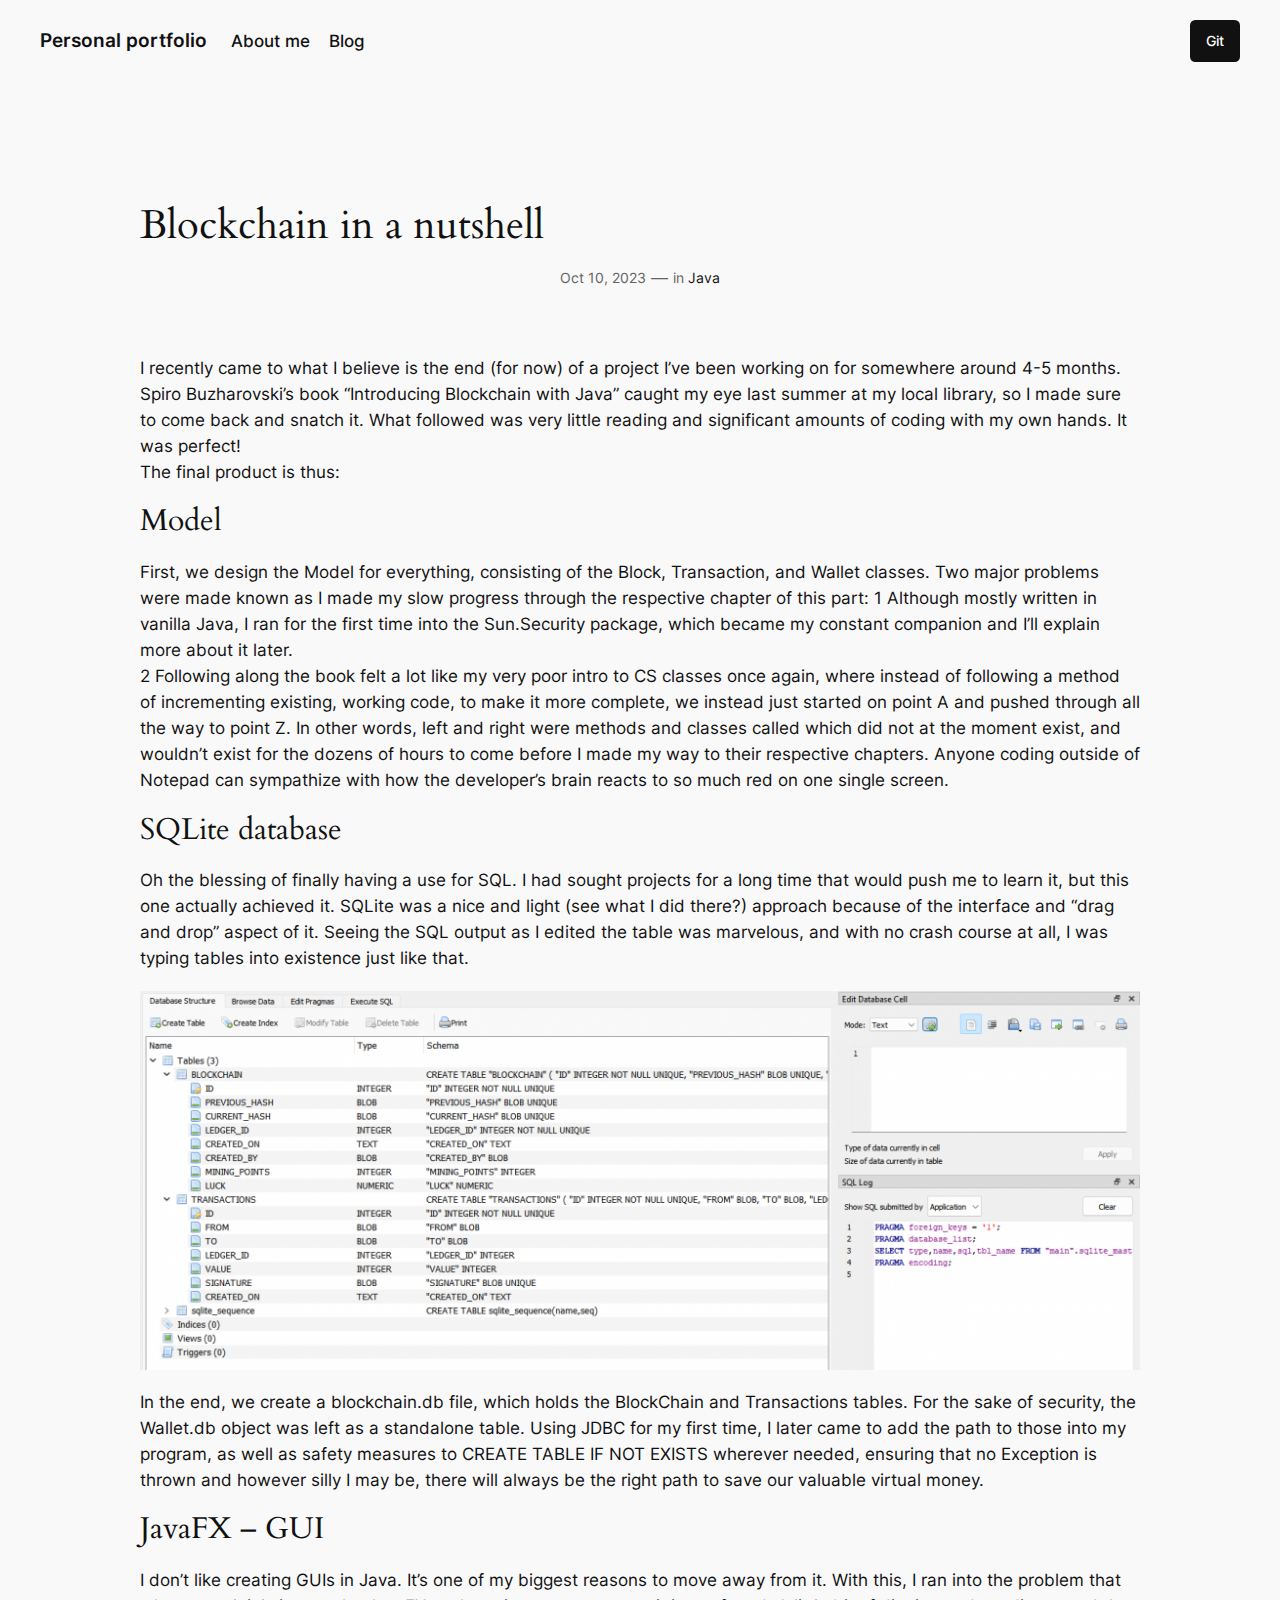
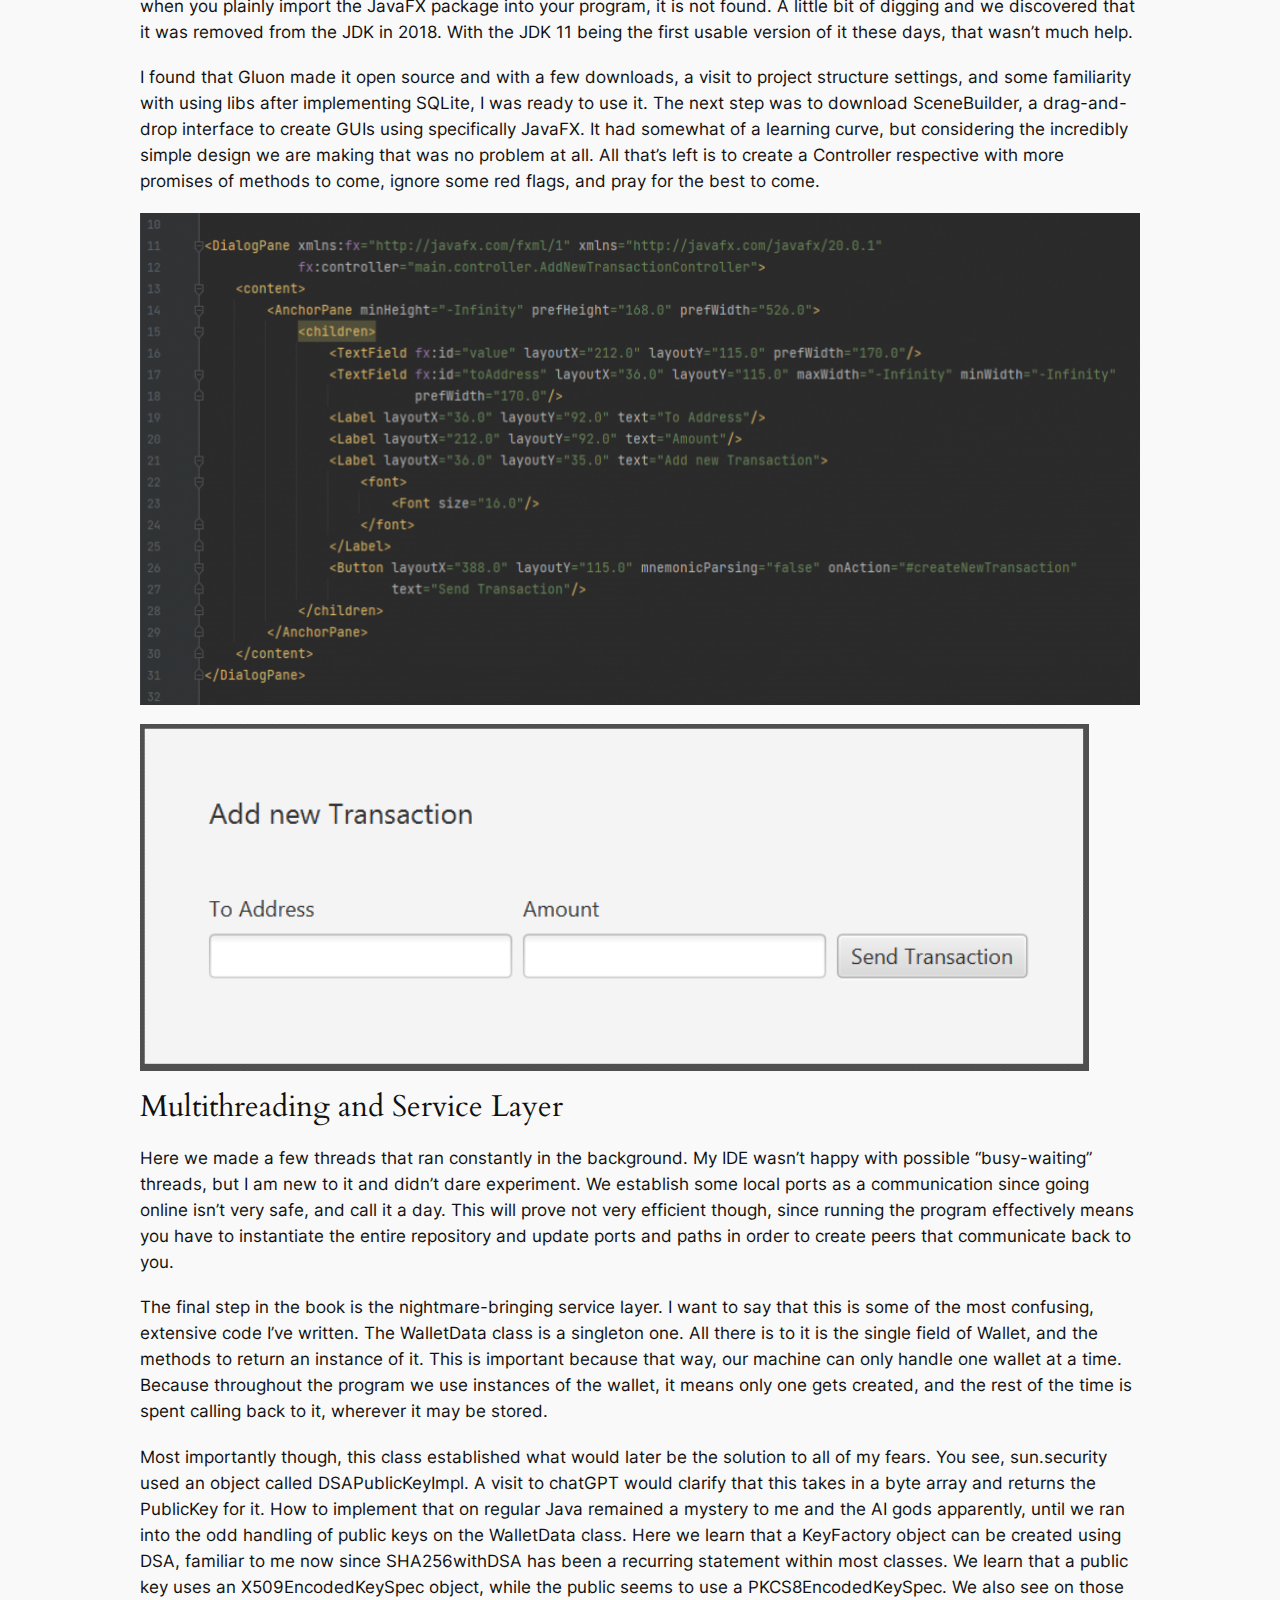
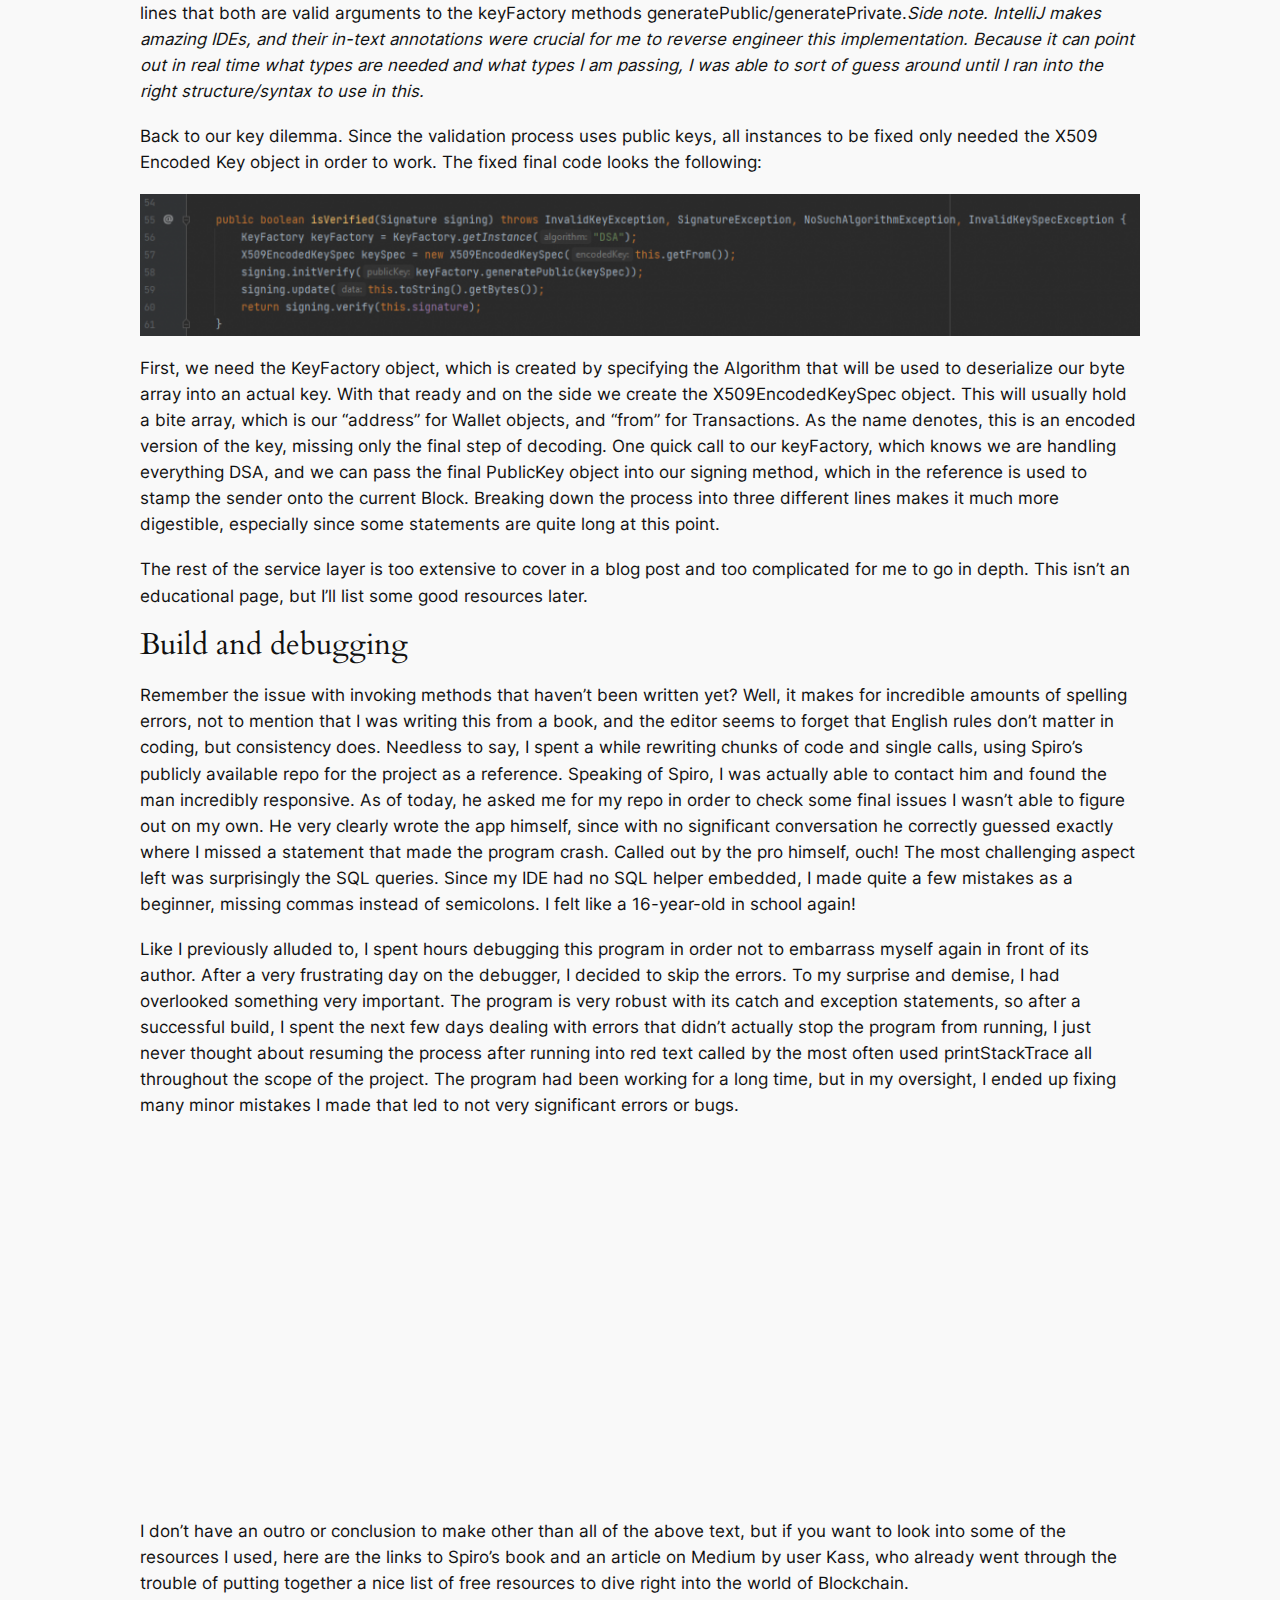
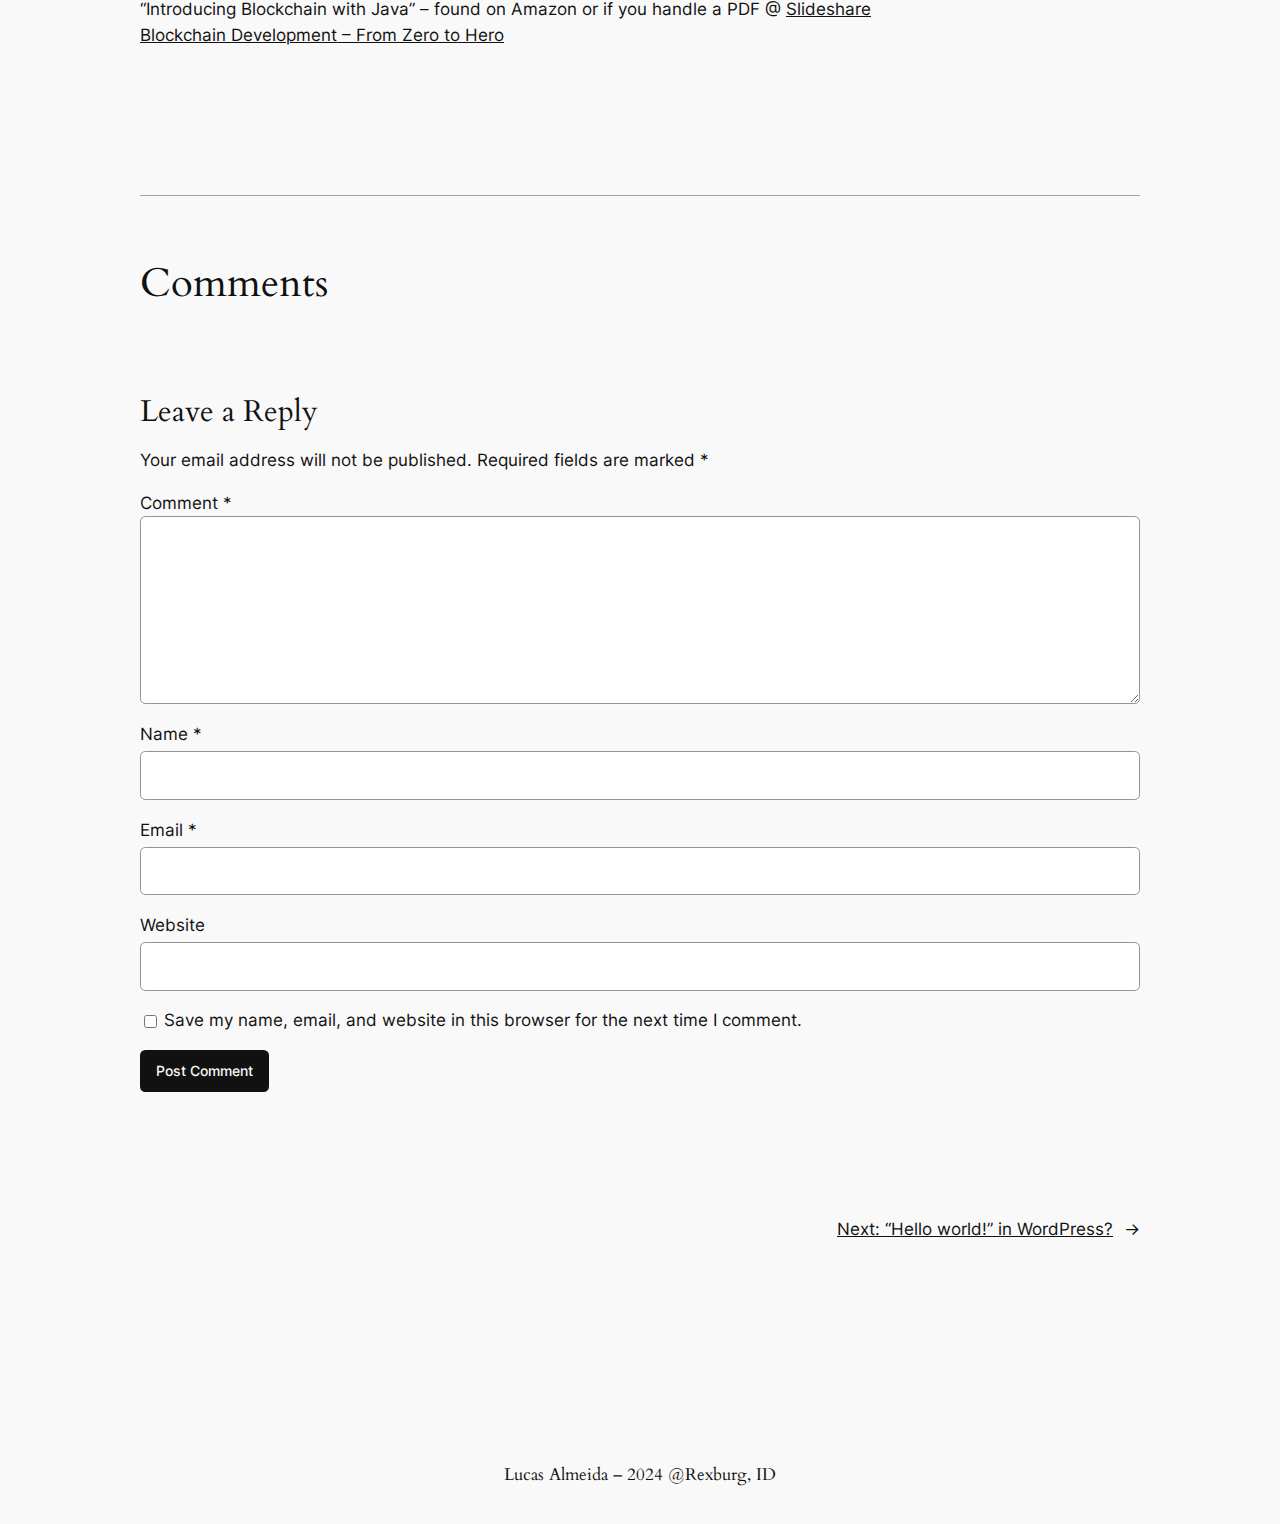
<file: blockchain-in-a-nutshell/index.html>
<!DOCTYPE html>
<html lang="en-US">
<head>
	<meta charset="UTF-8">
	<meta name="viewport" content="width=device-width, initial-scale=1">
<meta name="robots" content="noindex, nofollow">
<title>Blockchain in a nutshell &#8211; Personal portfolio</title>
<link rel="alternate" type="application/rss+xml" title="Personal portfolio &raquo; Feed" href="/feed">
<link rel="alternate" type="application/rss+xml" title="Personal portfolio &raquo; Comments Feed" href="/comments/feed">
<link rel="alternate" type="application/rss+xml" title="Personal portfolio &raquo; Blockchain in a nutshell Comments Feed" href="/blockchain-in-a-nutshell/feed">
<script>
window._wpemojiSettings = {"baseUrl":"https:\/\/s.w.org\/images\/core\/emoji\/15.0.3\/72x72\/","ext":".png","svgUrl":"https:\/\/s.w.org\/images\/core\/emoji\/15.0.3\/svg\/","svgExt":".svg","source":{"concatemoji":"\/wp-includes\/js\/wp-emoji-release.min.js?ver=6.5.2"}};
/*! This file is auto-generated */
!function(i,n){var o,s,e;function c(e){try{var t={supportTests:e,timestamp:(new Date).valueOf()};sessionStorage.setItem(o,JSON.stringify(t))}catch(e){}}function p(e,t,n){e.clearRect(0,0,e.canvas.width,e.canvas.height),e.fillText(t,0,0);var t=new Uint32Array(e.getImageData(0,0,e.canvas.width,e.canvas.height).data),r=(e.clearRect(0,0,e.canvas.width,e.canvas.height),e.fillText(n,0,0),new Uint32Array(e.getImageData(0,0,e.canvas.width,e.canvas.height).data));return t.every(function(e,t){return e===r[t]})}function u(e,t,n){switch(t){case"flag":return n(e,"🏳️‍⚧️","🏳️​⚧️")?!1:!n(e,"🇺🇳","🇺​🇳")&&!n(e,"🏴󠁧󠁢󠁥󠁮󠁧󠁿","🏴​󠁧​󠁢​󠁥​󠁮​󠁧​󠁿");case"emoji":return!n(e,"🐦‍⬛","🐦​⬛")}return!1}function f(e,t,n){var r="undefined"!=typeof WorkerGlobalScope&&self instanceof WorkerGlobalScope?new OffscreenCanvas(300,150):i.createElement("canvas"),a=r.getContext("2d",{willReadFrequently:!0}),o=(a.textBaseline="top",a.font="600 32px Arial",{});return e.forEach(function(e){o[e]=t(a,e,n)}),o}function t(e){var t=i.createElement("script");t.src=e,t.defer=!0,i.head.appendChild(t)}"undefined"!=typeof Promise&&(o="wpEmojiSettingsSupports",s=["flag","emoji"],n.supports={everything:!0,everythingExceptFlag:!0},e=new Promise(function(e){i.addEventListener("DOMContentLoaded",e,{once:!0})}),new Promise(function(t){var n=function(){try{var e=JSON.parse(sessionStorage.getItem(o));if("object"==typeof e&&"number"==typeof e.timestamp&&(new Date).valueOf()<e.timestamp+604800&&"object"==typeof e.supportTests)return e.supportTests}catch(e){}return null}();if(!n){if("undefined"!=typeof Worker&&"undefined"!=typeof OffscreenCanvas&&"undefined"!=typeof URL&&URL.createObjectURL&&"undefined"!=typeof Blob)try{var e="postMessage("+f.toString()+"("+[JSON.stringify(s),u.toString(),p.toString()].join(",")+"));",r=new Blob([e],{type:"text/javascript"}),a=new Worker(URL.createObjectURL(r),{name:"wpTestEmojiSupports"});return void(a.onmessage=function(e){c(n=e.data),a.terminate(),t(n)})}catch(e){}c(n=f(s,u,p))}t(n)}).then(function(e){for(var t in e)n.supports[t]=e[t],n.supports.everything=n.supports.everything&&n.supports[t],"flag"!==t&&(n.supports.everythingExceptFlag=n.supports.everythingExceptFlag&&n.supports[t]);n.supports.everythingExceptFlag=n.supports.everythingExceptFlag&&!n.supports.flag,n.DOMReady=!1,n.readyCallback=function(){n.DOMReady=!0}}).then(function(){return e}).then(function(){var e;n.supports.everything||(n.readyCallback(),(e=n.source||{}).concatemoji?t(e.concatemoji):e.wpemoji&&e.twemoji&&(t(e.twemoji),t(e.wpemoji)))}))}((window,document),window._wpemojiSettings);
</script>
<style id="wp-block-site-title-inline-css">.wp-block-site-title a{color:inherit}</style>
<style id="wp-block-navigation-link-inline-css">.wp-block-navigation .wp-block-navigation-item__label{overflow-wrap:break-word}.wp-block-navigation .wp-block-navigation-item__description{display:none}.link-ui-tools{border-top:1px solid #f0f0f0;padding:8px}.link-ui-block-inserter{padding-top:8px}.link-ui-block-inserter__back{margin-left:8px;text-transform:uppercase}.components-popover-pointer-events-trap{background-color:initial;cursor:pointer;inset:0;position:fixed;z-index:1000000}

				.is-style-arrow-link .wp-block-navigation-item__label:after {
					content: "\2197";
					padding-inline-start: 0.25rem;
					vertical-align: middle;
					text-decoration: none;
					display: inline-block;
				}</style>
<link rel="stylesheet" id="wp-block-navigation-css" href="/wp-includes/blocks/navigation/style.min.css?ver=6.5.2" media="all">
<style id="wp-block-group-inline-css">.wp-block-group{box-sizing:border-box}</style>
<style id="wp-block-button-inline-css">.wp-block-button__link{box-sizing:border-box;cursor:pointer;display:inline-block;text-align:center;word-break:break-word}.wp-block-button__link.aligncenter{text-align:center}.wp-block-button__link.alignright{text-align:right}:where(.wp-block-button__link){border-radius:9999px;box-shadow:none;padding:calc(.667em + 2px) calc(1.333em + 2px);text-decoration:none}.wp-block-button[style*=text-decoration] .wp-block-button__link{text-decoration:inherit}.wp-block-buttons>.wp-block-button.has-custom-width{max-width:none}.wp-block-buttons>.wp-block-button.has-custom-width .wp-block-button__link{width:100%}.wp-block-buttons>.wp-block-button.has-custom-font-size .wp-block-button__link{font-size:inherit}.wp-block-buttons>.wp-block-button.wp-block-button__width-25{width:calc(25% - var(--wp--style--block-gap, .5em)*.75)}.wp-block-buttons>.wp-block-button.wp-block-button__width-50{width:calc(50% - var(--wp--style--block-gap, .5em)*.5)}.wp-block-buttons>.wp-block-button.wp-block-button__width-75{width:calc(75% - var(--wp--style--block-gap, .5em)*.25)}.wp-block-buttons>.wp-block-button.wp-block-button__width-100{flex-basis:100%;width:100%}.wp-block-buttons.is-vertical>.wp-block-button.wp-block-button__width-25{width:25%}.wp-block-buttons.is-vertical>.wp-block-button.wp-block-button__width-50{width:50%}.wp-block-buttons.is-vertical>.wp-block-button.wp-block-button__width-75{width:75%}.wp-block-button.is-style-squared,.wp-block-button__link.wp-block-button.is-style-squared{border-radius:0}.wp-block-button.no-border-radius,.wp-block-button__link.no-border-radius{border-radius:0!important}.wp-block-button .wp-block-button__link:where(.is-style-outline),.wp-block-button:where(.is-style-outline)>.wp-block-button__link{border:2px solid;padding:.667em 1.333em}.wp-block-button .wp-block-button__link:where(.is-style-outline):not(.has-text-color),.wp-block-button:where(.is-style-outline)>.wp-block-button__link:not(.has-text-color){color:currentColor}.wp-block-button .wp-block-button__link:where(.is-style-outline):not(.has-background),.wp-block-button:where(.is-style-outline)>.wp-block-button__link:not(.has-background){background-color:initial;background-image:none}.wp-block-button .wp-block-button__link:where(.has-border-color){border-width:initial}.wp-block-button .wp-block-button__link:where([style*=border-top-color]){border-top-width:medium}.wp-block-button .wp-block-button__link:where([style*=border-right-color]){border-right-width:medium}.wp-block-button .wp-block-button__link:where([style*=border-bottom-color]){border-bottom-width:medium}.wp-block-button .wp-block-button__link:where([style*=border-left-color]){border-left-width:medium}.wp-block-button .wp-block-button__link:where([style*=border-style]){border-width:initial}.wp-block-button .wp-block-button__link:where([style*=border-top-style]){border-top-width:medium}.wp-block-button .wp-block-button__link:where([style*=border-right-style]){border-right-width:medium}.wp-block-button .wp-block-button__link:where([style*=border-bottom-style]){border-bottom-width:medium}.wp-block-button .wp-block-button__link:where([style*=border-left-style]){border-left-width:medium}</style>
<style id="twentytwentyfour-button-style-outline-inline-css">.wp-block-button.is-style-outline
	> .wp-block-button__link:not(.has-text-color, .has-background):hover {
	background-color: var(--wp--preset--color--contrast-2, var(--wp--preset--color--contrast, transparent));
	color: var(--wp--preset--color--base);
	border-color: var(--wp--preset--color--contrast-2, var(--wp--preset--color--contrast, currentColor));
}</style>
<style id="wp-block-buttons-inline-css">.wp-block-buttons.is-vertical{flex-direction:column}.wp-block-buttons.is-vertical>.wp-block-button:last-child{margin-bottom:0}.wp-block-buttons>.wp-block-button{display:inline-block;margin:0}.wp-block-buttons.is-content-justification-left{justify-content:flex-start}.wp-block-buttons.is-content-justification-left.is-vertical{align-items:flex-start}.wp-block-buttons.is-content-justification-center{justify-content:center}.wp-block-buttons.is-content-justification-center.is-vertical{align-items:center}.wp-block-buttons.is-content-justification-right{justify-content:flex-end}.wp-block-buttons.is-content-justification-right.is-vertical{align-items:flex-end}.wp-block-buttons.is-content-justification-space-between{justify-content:space-between}.wp-block-buttons.aligncenter{text-align:center}.wp-block-buttons:not(.is-content-justification-space-between,.is-content-justification-right,.is-content-justification-left,.is-content-justification-center) .wp-block-button.aligncenter{margin-left:auto;margin-right:auto;width:100%}.wp-block-buttons[style*=text-decoration] .wp-block-button,.wp-block-buttons[style*=text-decoration] .wp-block-button__link{text-decoration:inherit}.wp-block-buttons.has-custom-font-size .wp-block-button__link{font-size:inherit}.wp-block-button.aligncenter{text-align:center}</style>
<style id="wp-block-post-title-inline-css">.wp-block-post-title{box-sizing:border-box;word-break:break-word}.wp-block-post-title a{display:inline-block}</style>
<style id="wp-block-post-date-inline-css">.wp-block-post-date{box-sizing:border-box}</style>
<style id="wp-block-paragraph-inline-css">.is-small-text{font-size:.875em}.is-regular-text{font-size:1em}.is-large-text{font-size:2.25em}.is-larger-text{font-size:3em}.has-drop-cap:not(:focus):first-letter{float:left;font-size:8.4em;font-style:normal;font-weight:100;line-height:.68;margin:.05em .1em 0 0;text-transform:uppercase}body.rtl .has-drop-cap:not(:focus):first-letter{float:none;margin-left:.1em}p.has-drop-cap.has-background{overflow:hidden}p.has-background{padding:1.25em 2.375em}:where(p.has-text-color:not(.has-link-color)) a{color:inherit}p.has-text-align-left[style*="writing-mode:vertical-lr"],p.has-text-align-right[style*="writing-mode:vertical-rl"]{rotate:180deg}</style>
<style id="wp-block-post-terms-inline-css">.wp-block-post-terms{box-sizing:border-box}.wp-block-post-terms .wp-block-post-terms__separator{white-space:pre-wrap}

				.is-style-pill a,
				.is-style-pill span:not([class], [data-rich-text-placeholder]) {
					display: inline-block;
					background-color: var(--wp--preset--color--base-2);
					padding: 0.375rem 0.875rem;
					border-radius: var(--wp--preset--spacing--20);
				}

				.is-style-pill a:hover {
					background-color: var(--wp--preset--color--contrast-3);
				}</style>
<style id="wp-block-heading-inline-css">h1.has-background,h2.has-background,h3.has-background,h4.has-background,h5.has-background,h6.has-background{padding:1.25em 2.375em}h1.has-text-align-left[style*=writing-mode]:where([style*=vertical-lr]),h1.has-text-align-right[style*=writing-mode]:where([style*=vertical-rl]),h2.has-text-align-left[style*=writing-mode]:where([style*=vertical-lr]),h2.has-text-align-right[style*=writing-mode]:where([style*=vertical-rl]),h3.has-text-align-left[style*=writing-mode]:where([style*=vertical-lr]),h3.has-text-align-right[style*=writing-mode]:where([style*=vertical-rl]),h4.has-text-align-left[style*=writing-mode]:where([style*=vertical-lr]),h4.has-text-align-right[style*=writing-mode]:where([style*=vertical-rl]),h5.has-text-align-left[style*=writing-mode]:where([style*=vertical-lr]),h5.has-text-align-right[style*=writing-mode]:where([style*=vertical-rl]),h6.has-text-align-left[style*=writing-mode]:where([style*=vertical-lr]),h6.has-text-align-right[style*=writing-mode]:where([style*=vertical-rl]){rotate:180deg}

				.is-style-asterisk:before {
					content: '';
					width: 1.5rem;
					height: 3rem;
					background: var(--wp--preset--color--contrast-2, currentColor);
					clip-path: path('M11.93.684v8.039l5.633-5.633 1.216 1.23-5.66 5.66h8.04v1.737H13.2l5.701 5.701-1.23 1.23-5.742-5.742V21h-1.737v-8.094l-5.77 5.77-1.23-1.217 5.743-5.742H.842V9.98h8.162l-5.701-5.7 1.23-1.231 5.66 5.66V.684h1.737Z');
					display: block;
				}

				/* Hide the asterisk if the heading has no content, to avoid using empty headings to display the asterisk only, which is an A11Y issue */
				.is-style-asterisk:empty:before {
					content: none;
				}

				.is-style-asterisk:-moz-only-whitespace:before {
					content: none;
				}

				.is-style-asterisk.has-text-align-center:before {
					margin: 0 auto;
				}

				.is-style-asterisk.has-text-align-right:before {
					margin-left: auto;
				}

				.rtl .is-style-asterisk.has-text-align-left:before {
					margin-right: auto;
				}</style>
<style id="wp-block-spacer-inline-css">.wp-block-spacer{clear:both}</style>
<style id="wp-block-separator-inline-css">@charset "UTF-8";.wp-block-separator{border:none;border-top:2px solid}.wp-block-separator.is-style-dots{background:none!important;border:none;height:auto;line-height:1;text-align:center}.wp-block-separator.is-style-dots:before{color:currentColor;content:"···";font-family:serif;font-size:1.5em;letter-spacing:2em;padding-left:2em}</style>
<style id="wp-block-comment-template-inline-css">.wp-block-comment-template{box-sizing:border-box;list-style:none;margin-bottom:0;max-width:100%;padding:0}.wp-block-comment-template li{clear:both}.wp-block-comment-template ol{list-style:none;margin-bottom:0;max-width:100%;padding-left:2rem}.wp-block-comment-template.alignleft{float:left}.wp-block-comment-template.aligncenter{margin-left:auto;margin-right:auto;width:-moz-fit-content;width:fit-content}.wp-block-comment-template.alignright{float:right}</style>
<style id="wp-block-comments-pagination-inline-css">.wp-block-comments-pagination>.wp-block-comments-pagination-next,.wp-block-comments-pagination>.wp-block-comments-pagination-numbers,.wp-block-comments-pagination>.wp-block-comments-pagination-previous{margin-bottom:.5em;margin-right:.5em}.wp-block-comments-pagination>.wp-block-comments-pagination-next:last-child,.wp-block-comments-pagination>.wp-block-comments-pagination-numbers:last-child,.wp-block-comments-pagination>.wp-block-comments-pagination-previous:last-child{margin-right:0}.wp-block-comments-pagination .wp-block-comments-pagination-previous-arrow{display:inline-block;margin-right:1ch}.wp-block-comments-pagination .wp-block-comments-pagination-previous-arrow:not(.is-arrow-chevron){transform:scaleX(1)}.wp-block-comments-pagination .wp-block-comments-pagination-next-arrow{display:inline-block;margin-left:1ch}.wp-block-comments-pagination .wp-block-comments-pagination-next-arrow:not(.is-arrow-chevron){transform:scaleX(1)}.wp-block-comments-pagination.aligncenter{justify-content:center}</style>
<style id="wp-block-post-comments-form-inline-css">.wp-block-post-comments-form{box-sizing:border-box}.wp-block-post-comments-form[style*=font-weight] :where(.comment-reply-title){font-weight:inherit}.wp-block-post-comments-form[style*=font-family] :where(.comment-reply-title){font-family:inherit}.wp-block-post-comments-form[class*=-font-size] :where(.comment-reply-title),.wp-block-post-comments-form[style*=font-size] :where(.comment-reply-title){font-size:inherit}.wp-block-post-comments-form[style*=line-height] :where(.comment-reply-title){line-height:inherit}.wp-block-post-comments-form[style*=font-style] :where(.comment-reply-title){font-style:inherit}.wp-block-post-comments-form[style*=letter-spacing] :where(.comment-reply-title){letter-spacing:inherit}.wp-block-post-comments-form input[type=submit]{box-shadow:none;cursor:pointer;display:inline-block;overflow-wrap:break-word;text-align:center}.wp-block-post-comments-form input:not([type=submit]),.wp-block-post-comments-form textarea{border:1px solid #949494;font-family:inherit;font-size:1em}.wp-block-post-comments-form input:not([type=submit]):not([type=checkbox]),.wp-block-post-comments-form textarea{padding:calc(.667em + 2px)}.wp-block-post-comments-form .comment-form input:not([type=submit]):not([type=checkbox]):not([type=hidden]),.wp-block-post-comments-form .comment-form textarea{box-sizing:border-box;display:block;width:100%}.wp-block-post-comments-form .comment-form-author label,.wp-block-post-comments-form .comment-form-email label,.wp-block-post-comments-form .comment-form-url label{display:block;margin-bottom:.25em}.wp-block-post-comments-form .comment-form-cookies-consent{display:flex;gap:.25em}.wp-block-post-comments-form .comment-form-cookies-consent #wp-comment-cookies-consent{margin-top:.35em}.wp-block-post-comments-form .comment-reply-title{margin-bottom:0}.wp-block-post-comments-form .comment-reply-title :where(small){font-size:var(--wp--preset--font-size--medium,smaller);margin-left:.5em}</style>
<style id="wp-block-comments-inline-css">.wp-block-post-comments{box-sizing:border-box}.wp-block-post-comments .alignleft{float:left}.wp-block-post-comments .alignright{float:right}.wp-block-post-comments .navigation:after{clear:both;content:"";display:table}.wp-block-post-comments .commentlist{clear:both;list-style:none;margin:0;padding:0}.wp-block-post-comments .commentlist .comment{min-height:2.25em;padding-left:3.25em}.wp-block-post-comments .commentlist .comment p{font-size:1em;line-height:1.8;margin:1em 0}.wp-block-post-comments .commentlist .children{list-style:none;margin:0;padding:0}.wp-block-post-comments .comment-author{line-height:1.5}.wp-block-post-comments .comment-author .avatar{border-radius:1.5em;display:block;float:left;height:2.5em;margin-right:.75em;margin-top:.5em;width:2.5em}.wp-block-post-comments .comment-author cite{font-style:normal}.wp-block-post-comments .comment-meta{font-size:.875em;line-height:1.5}.wp-block-post-comments .comment-meta b{font-weight:400}.wp-block-post-comments .comment-meta .comment-awaiting-moderation{display:block;margin-bottom:1em;margin-top:1em}.wp-block-post-comments .comment-body .commentmetadata{font-size:.875em}.wp-block-post-comments .comment-form-author label,.wp-block-post-comments .comment-form-comment label,.wp-block-post-comments .comment-form-email label,.wp-block-post-comments .comment-form-url label{display:block;margin-bottom:.25em}.wp-block-post-comments .comment-form input:not([type=submit]):not([type=checkbox]),.wp-block-post-comments .comment-form textarea{box-sizing:border-box;display:block;width:100%}.wp-block-post-comments .comment-form-cookies-consent{display:flex;gap:.25em}.wp-block-post-comments .comment-form-cookies-consent #wp-comment-cookies-consent{margin-top:.35em}.wp-block-post-comments .comment-reply-title{margin-bottom:0}.wp-block-post-comments .comment-reply-title :where(small){font-size:var(--wp--preset--font-size--medium,smaller);margin-left:.5em}.wp-block-post-comments .reply{font-size:.875em;margin-bottom:1.4em}.wp-block-post-comments input:not([type=submit]),.wp-block-post-comments textarea{border:1px solid #949494;font-family:inherit;font-size:1em}.wp-block-post-comments input:not([type=submit]):not([type=checkbox]),.wp-block-post-comments textarea{padding:calc(.667em + 2px)}:where(.wp-block-post-comments input[type=submit]){border:none}</style>
<style id="wp-block-post-navigation-link-inline-css">.wp-block-post-navigation-link .wp-block-post-navigation-link__arrow-previous{display:inline-block;margin-right:1ch}.wp-block-post-navigation-link .wp-block-post-navigation-link__arrow-previous:not(.is-arrow-chevron){transform:scaleX(1)}.wp-block-post-navigation-link .wp-block-post-navigation-link__arrow-next{display:inline-block;margin-left:1ch}.wp-block-post-navigation-link .wp-block-post-navigation-link__arrow-next:not(.is-arrow-chevron){transform:scaleX(1)}.wp-block-post-navigation-link.has-text-align-left[style*="writing-mode: vertical-lr"],.wp-block-post-navigation-link.has-text-align-right[style*="writing-mode: vertical-rl"]{rotate:180deg}</style>
<style id="wp-emoji-styles-inline-css">img.wp-smiley, img.emoji {
		display: inline !important;
		border: none !important;
		box-shadow: none !important;
		height: 1em !important;
		width: 1em !important;
		margin: 0 0.07em !important;
		vertical-align: -0.1em !important;
		background: none !important;
		padding: 0 !important;
	}</style>
<style id="wp-block-library-inline-css">:root{--wp-admin-theme-color:#007cba;--wp-admin-theme-color--rgb:0,124,186;--wp-admin-theme-color-darker-10:#006ba1;--wp-admin-theme-color-darker-10--rgb:0,107,161;--wp-admin-theme-color-darker-20:#005a87;--wp-admin-theme-color-darker-20--rgb:0,90,135;--wp-admin-border-width-focus:2px;--wp-block-synced-color:#7a00df;--wp-block-synced-color--rgb:122,0,223;--wp-bound-block-color:#9747ff}@media (min-resolution:192dpi){:root{--wp-admin-border-width-focus:1.5px}}.wp-element-button{cursor:pointer}:root{--wp--preset--font-size--normal:16px;--wp--preset--font-size--huge:42px}:root .has-very-light-gray-background-color{background-color:#eee}:root .has-very-dark-gray-background-color{background-color:#313131}:root .has-very-light-gray-color{color:#eee}:root .has-very-dark-gray-color{color:#313131}:root .has-vivid-green-cyan-to-vivid-cyan-blue-gradient-background{background:linear-gradient(135deg,#00d084,#0693e3)}:root .has-purple-crush-gradient-background{background:linear-gradient(135deg,#34e2e4,#4721fb 50%,#ab1dfe)}:root .has-hazy-dawn-gradient-background{background:linear-gradient(135deg,#faaca8,#dad0ec)}:root .has-subdued-olive-gradient-background{background:linear-gradient(135deg,#fafae1,#67a671)}:root .has-atomic-cream-gradient-background{background:linear-gradient(135deg,#fdd79a,#004a59)}:root .has-nightshade-gradient-background{background:linear-gradient(135deg,#330968,#31cdcf)}:root .has-midnight-gradient-background{background:linear-gradient(135deg,#020381,#2874fc)}.has-regular-font-size{font-size:1em}.has-larger-font-size{font-size:2.625em}.has-normal-font-size{font-size:var(--wp--preset--font-size--normal)}.has-huge-font-size{font-size:var(--wp--preset--font-size--huge)}.has-text-align-center{text-align:center}.has-text-align-left{text-align:left}.has-text-align-right{text-align:right}#end-resizable-editor-section{display:none}.aligncenter{clear:both}.items-justified-left{justify-content:flex-start}.items-justified-center{justify-content:center}.items-justified-right{justify-content:flex-end}.items-justified-space-between{justify-content:space-between}.screen-reader-text{border:0;clip:rect(1px,1px,1px,1px);-webkit-clip-path:inset(50%);clip-path:inset(50%);height:1px;margin:-1px;overflow:hidden;padding:0;position:absolute;width:1px;word-wrap:normal!important}.screen-reader-text:focus{background-color:#ddd;clip:auto!important;-webkit-clip-path:none;clip-path:none;color:#444;display:block;font-size:1em;height:auto;left:5px;line-height:normal;padding:15px 23px 14px;text-decoration:none;top:5px;width:auto;z-index:100000}html :where(.has-border-color){border-style:solid}html :where([style*=border-top-color]){border-top-style:solid}html :where([style*=border-right-color]){border-right-style:solid}html :where([style*=border-bottom-color]){border-bottom-style:solid}html :where([style*=border-left-color]){border-left-style:solid}html :where([style*=border-width]){border-style:solid}html :where([style*=border-top-width]){border-top-style:solid}html :where([style*=border-right-width]){border-right-style:solid}html :where([style*=border-bottom-width]){border-bottom-style:solid}html :where([style*=border-left-width]){border-left-style:solid}html :where(img[class*=wp-image-]){height:auto;max-width:100%}:where(figure){margin:0 0 1em}html :where(.is-position-sticky){--wp-admin--admin-bar--position-offset:var(--wp-admin--admin-bar--height,0px)}@media screen and (max-width:600px){html :where(.is-position-sticky){--wp-admin--admin-bar--position-offset:0px}}</style>
<style id="global-styles-inline-css">body{--wp--preset--color--black: #000000;--wp--preset--color--cyan-bluish-gray: #abb8c3;--wp--preset--color--white: #ffffff;--wp--preset--color--pale-pink: #f78da7;--wp--preset--color--vivid-red: #cf2e2e;--wp--preset--color--luminous-vivid-orange: #ff6900;--wp--preset--color--luminous-vivid-amber: #fcb900;--wp--preset--color--light-green-cyan: #7bdcb5;--wp--preset--color--vivid-green-cyan: #00d084;--wp--preset--color--pale-cyan-blue: #8ed1fc;--wp--preset--color--vivid-cyan-blue: #0693e3;--wp--preset--color--vivid-purple: #9b51e0;--wp--preset--color--base: #f9f9f9;--wp--preset--color--base-2: #ffffff;--wp--preset--color--contrast: #111111;--wp--preset--color--contrast-2: #636363;--wp--preset--color--contrast-3: #A4A4A4;--wp--preset--color--accent: #cfcabe;--wp--preset--color--accent-2: #c2a990;--wp--preset--color--accent-3: #d8613c;--wp--preset--color--accent-4: #b1c5a4;--wp--preset--color--accent-5: #b5bdbc;--wp--preset--gradient--vivid-cyan-blue-to-vivid-purple: linear-gradient(135deg,rgba(6,147,227,1) 0%,rgb(155,81,224) 100%);--wp--preset--gradient--light-green-cyan-to-vivid-green-cyan: linear-gradient(135deg,rgb(122,220,180) 0%,rgb(0,208,130) 100%);--wp--preset--gradient--luminous-vivid-amber-to-luminous-vivid-orange: linear-gradient(135deg,rgba(252,185,0,1) 0%,rgba(255,105,0,1) 100%);--wp--preset--gradient--luminous-vivid-orange-to-vivid-red: linear-gradient(135deg,rgba(255,105,0,1) 0%,rgb(207,46,46) 100%);--wp--preset--gradient--very-light-gray-to-cyan-bluish-gray: linear-gradient(135deg,rgb(238,238,238) 0%,rgb(169,184,195) 100%);--wp--preset--gradient--cool-to-warm-spectrum: linear-gradient(135deg,rgb(74,234,220) 0%,rgb(151,120,209) 20%,rgb(207,42,186) 40%,rgb(238,44,130) 60%,rgb(251,105,98) 80%,rgb(254,248,76) 100%);--wp--preset--gradient--blush-light-purple: linear-gradient(135deg,rgb(255,206,236) 0%,rgb(152,150,240) 100%);--wp--preset--gradient--blush-bordeaux: linear-gradient(135deg,rgb(254,205,165) 0%,rgb(254,45,45) 50%,rgb(107,0,62) 100%);--wp--preset--gradient--luminous-dusk: linear-gradient(135deg,rgb(255,203,112) 0%,rgb(199,81,192) 50%,rgb(65,88,208) 100%);--wp--preset--gradient--pale-ocean: linear-gradient(135deg,rgb(255,245,203) 0%,rgb(182,227,212) 50%,rgb(51,167,181) 100%);--wp--preset--gradient--electric-grass: linear-gradient(135deg,rgb(202,248,128) 0%,rgb(113,206,126) 100%);--wp--preset--gradient--midnight: linear-gradient(135deg,rgb(2,3,129) 0%,rgb(40,116,252) 100%);--wp--preset--gradient--gradient-1: linear-gradient(to bottom, #cfcabe 0%, #F9F9F9 100%);--wp--preset--gradient--gradient-2: linear-gradient(to bottom, #C2A990 0%, #F9F9F9 100%);--wp--preset--gradient--gradient-3: linear-gradient(to bottom, #D8613C 0%, #F9F9F9 100%);--wp--preset--gradient--gradient-4: linear-gradient(to bottom, #B1C5A4 0%, #F9F9F9 100%);--wp--preset--gradient--gradient-5: linear-gradient(to bottom, #B5BDBC 0%, #F9F9F9 100%);--wp--preset--gradient--gradient-6: linear-gradient(to bottom, #A4A4A4 0%, #F9F9F9 100%);--wp--preset--gradient--gradient-7: linear-gradient(to bottom, #cfcabe 50%, #F9F9F9 50%);--wp--preset--gradient--gradient-8: linear-gradient(to bottom, #C2A990 50%, #F9F9F9 50%);--wp--preset--gradient--gradient-9: linear-gradient(to bottom, #D8613C 50%, #F9F9F9 50%);--wp--preset--gradient--gradient-10: linear-gradient(to bottom, #B1C5A4 50%, #F9F9F9 50%);--wp--preset--gradient--gradient-11: linear-gradient(to bottom, #B5BDBC 50%, #F9F9F9 50%);--wp--preset--gradient--gradient-12: linear-gradient(to bottom, #A4A4A4 50%, #F9F9F9 50%);--wp--preset--font-size--small: 0.9rem;--wp--preset--font-size--medium: 1.05rem;--wp--preset--font-size--large: clamp(1.39rem, 1.39rem + ((1vw - 0.2rem) * 2.3), 1.85rem);--wp--preset--font-size--x-large: clamp(1.85rem, 1.85rem + ((1vw - 0.2rem) * 3.25), 2.5rem);--wp--preset--font-size--xx-large: clamp(2.5rem, 2.5rem + ((1vw - 0.2rem) * 3.85), 3.27rem);--wp--preset--font-family--body: "Inter", sans-serif;--wp--preset--font-family--heading: Cardo;--wp--preset--font-family--system-sans-serif: -apple-system, BlinkMacSystemFont, avenir next, avenir, segoe ui, helvetica neue, helvetica, Cantarell, Ubuntu, roboto, noto, arial, sans-serif;--wp--preset--font-family--system-serif: Iowan Old Style, Apple Garamond, Baskerville, Times New Roman, Droid Serif, Times, Source Serif Pro, serif, Apple Color Emoji, Segoe UI Emoji, Segoe UI Symbol;--wp--preset--spacing--10: 1rem;--wp--preset--spacing--20: min(1.5rem, 2vw);--wp--preset--spacing--30: min(2.5rem, 3vw);--wp--preset--spacing--40: min(4rem, 5vw);--wp--preset--spacing--50: min(6.5rem, 8vw);--wp--preset--spacing--60: min(10.5rem, 13vw);--wp--preset--shadow--natural: 6px 6px 9px rgba(0, 0, 0, 0.2);--wp--preset--shadow--deep: 12px 12px 50px rgba(0, 0, 0, 0.4);--wp--preset--shadow--sharp: 6px 6px 0px rgba(0, 0, 0, 0.2);--wp--preset--shadow--outlined: 6px 6px 0px -3px rgba(255, 255, 255, 1), 6px 6px rgba(0, 0, 0, 1);--wp--preset--shadow--crisp: 6px 6px 0px rgba(0, 0, 0, 1);}body { margin: 0;--wp--style--global--content-size: 310px;--wp--style--global--wide-size: 640px; }.wp-site-blocks { padding-top: var(--wp--style--root--padding-top); padding-bottom: var(--wp--style--root--padding-bottom); }.has-global-padding { padding-right: var(--wp--style--root--padding-right); padding-left: var(--wp--style--root--padding-left); }.has-global-padding :where(.has-global-padding:not(.wp-block-block)) { padding-right: 0; padding-left: 0; }.has-global-padding > .alignfull { margin-right: calc(var(--wp--style--root--padding-right) * -1); margin-left: calc(var(--wp--style--root--padding-left) * -1); }.has-global-padding :where(.has-global-padding:not(.wp-block-block)) > .alignfull { margin-right: 0; margin-left: 0; }.has-global-padding > .alignfull:where(:not(.has-global-padding):not(.is-layout-flex):not(.is-layout-grid)) > :where([class*="wp-block-"]:not(.alignfull):not([class*="__"]),p,h1,h2,h3,h4,h5,h6,ul,ol) { padding-right: var(--wp--style--root--padding-right); padding-left: var(--wp--style--root--padding-left); }.has-global-padding :where(.has-global-padding) > .alignfull:where(:not(.has-global-padding)) > :where([class*="wp-block-"]:not(.alignfull):not([class*="__"]),p,h1,h2,h3,h4,h5,h6,ul,ol) { padding-right: 0; padding-left: 0; }.wp-site-blocks > .alignleft { float: left; margin-right: 2em; }.wp-site-blocks > .alignright { float: right; margin-left: 2em; }.wp-site-blocks > .aligncenter { justify-content: center; margin-left: auto; margin-right: auto; }:where(.wp-site-blocks) > * { margin-block-start: 1.2rem; margin-block-end: 0; }:where(.wp-site-blocks) > :first-child:first-child { margin-block-start: 0; }:where(.wp-site-blocks) > :last-child:last-child { margin-block-end: 0; }body { --wp--style--block-gap: 1.2rem; }:where(body .is-layout-flow)  > :first-child:first-child{margin-block-start: 0;}:where(body .is-layout-flow)  > :last-child:last-child{margin-block-end: 0;}:where(body .is-layout-flow)  > *{margin-block-start: 1.2rem;margin-block-end: 0;}:where(body .is-layout-constrained)  > :first-child:first-child{margin-block-start: 0;}:where(body .is-layout-constrained)  > :last-child:last-child{margin-block-end: 0;}:where(body .is-layout-constrained)  > *{margin-block-start: 1.2rem;margin-block-end: 0;}:where(body .is-layout-flex) {gap: 1.2rem;}:where(body .is-layout-grid) {gap: 1.2rem;}body .is-layout-flow > .alignleft{float: left;margin-inline-start: 0;margin-inline-end: 2em;}body .is-layout-flow > .alignright{float: right;margin-inline-start: 2em;margin-inline-end: 0;}body .is-layout-flow > .aligncenter{margin-left: auto !important;margin-right: auto !important;}body .is-layout-constrained > .alignleft{float: left;margin-inline-start: 0;margin-inline-end: 2em;}body .is-layout-constrained > .alignright{float: right;margin-inline-start: 2em;margin-inline-end: 0;}body .is-layout-constrained > .aligncenter{margin-left: auto !important;margin-right: auto !important;}body .is-layout-constrained > :where(:not(.alignleft):not(.alignright):not(.alignfull)){max-width: var(--wp--style--global--content-size);margin-left: auto !important;margin-right: auto !important;}body .is-layout-constrained > .alignwide{max-width: var(--wp--style--global--wide-size);}body .is-layout-flex{display: flex;}body .is-layout-flex{flex-wrap: wrap;align-items: center;}body .is-layout-flex > *{margin: 0;}body .is-layout-grid{display: grid;}body .is-layout-grid > *{margin: 0;}body{background-color: var(--wp--preset--color--base);color: var(--wp--preset--color--contrast);font-family: var(--wp--preset--font-family--body);font-size: var(--wp--preset--font-size--medium);font-style: normal;font-weight: 400;line-height: 1.55;--wp--style--root--padding-top: 0px;--wp--style--root--padding-right: var(--wp--preset--spacing--40);--wp--style--root--padding-bottom: 0px;--wp--style--root--padding-left: var(--wp--preset--spacing--40);}a:where(:not(.wp-element-button)){color: var(--wp--preset--color--contrast);text-decoration: underline;}a:where(:not(.wp-element-button)):hover{text-decoration: none;}h1, h2, h3, h4, h5, h6{color: var(--wp--preset--color--contrast);font-family: var(--wp--preset--font-family--heading);font-weight: 400;line-height: 1.2;}h1{font-size: var(--wp--preset--font-size--xx-large);line-height: 1.15;}h2{font-size: var(--wp--preset--font-size--x-large);}h3{font-size: var(--wp--preset--font-size--large);}h4{font-size: clamp(1.1rem, 1.1rem + ((1vw - 0.2rem) * 0.767), 1.5rem);}h5{font-size: var(--wp--preset--font-size--medium);}h6{font-size: var(--wp--preset--font-size--small);}.wp-element-button, .wp-block-button__link{background-color: var(--wp--preset--color--contrast);border-radius: .33rem;border-color: var(--wp--preset--color--contrast);border-width: 0;color: var(--wp--preset--color--base);font-family: inherit;font-size: var(--wp--preset--font-size--small);font-style: normal;font-weight: 500;line-height: inherit;padding-top: 0.6rem;padding-right: 1rem;padding-bottom: 0.6rem;padding-left: 1rem;text-decoration: none;}.wp-element-button:hover, .wp-block-button__link:hover{background-color: var(--wp--preset--color--contrast-2);border-color: var(--wp--preset--color--contrast-2);color: var(--wp--preset--color--base);}.wp-element-button:focus, .wp-block-button__link:focus{background-color: var(--wp--preset--color--contrast-2);border-color: var(--wp--preset--color--contrast-2);color: var(--wp--preset--color--base);outline-color: var(--wp--preset--color--contrast);outline-offset: 2px;}.wp-element-button:active, .wp-block-button__link:active{background-color: var(--wp--preset--color--contrast);color: var(--wp--preset--color--base);}.wp-element-caption, .wp-block-audio figcaption, .wp-block-embed figcaption, .wp-block-gallery figcaption, .wp-block-image figcaption, .wp-block-table figcaption, .wp-block-video figcaption{color: var(--wp--preset--color--contrast-2);font-family: var(--wp--preset--font-family--body);font-size: 0.8rem;}.has-black-color{color: var(--wp--preset--color--black) !important;}.has-cyan-bluish-gray-color{color: var(--wp--preset--color--cyan-bluish-gray) !important;}.has-white-color{color: var(--wp--preset--color--white) !important;}.has-pale-pink-color{color: var(--wp--preset--color--pale-pink) !important;}.has-vivid-red-color{color: var(--wp--preset--color--vivid-red) !important;}.has-luminous-vivid-orange-color{color: var(--wp--preset--color--luminous-vivid-orange) !important;}.has-luminous-vivid-amber-color{color: var(--wp--preset--color--luminous-vivid-amber) !important;}.has-light-green-cyan-color{color: var(--wp--preset--color--light-green-cyan) !important;}.has-vivid-green-cyan-color{color: var(--wp--preset--color--vivid-green-cyan) !important;}.has-pale-cyan-blue-color{color: var(--wp--preset--color--pale-cyan-blue) !important;}.has-vivid-cyan-blue-color{color: var(--wp--preset--color--vivid-cyan-blue) !important;}.has-vivid-purple-color{color: var(--wp--preset--color--vivid-purple) !important;}.has-base-color{color: var(--wp--preset--color--base) !important;}.has-base-2-color{color: var(--wp--preset--color--base-2) !important;}.has-contrast-color{color: var(--wp--preset--color--contrast) !important;}.has-contrast-2-color{color: var(--wp--preset--color--contrast-2) !important;}.has-contrast-3-color{color: var(--wp--preset--color--contrast-3) !important;}.has-accent-color{color: var(--wp--preset--color--accent) !important;}.has-accent-2-color{color: var(--wp--preset--color--accent-2) !important;}.has-accent-3-color{color: var(--wp--preset--color--accent-3) !important;}.has-accent-4-color{color: var(--wp--preset--color--accent-4) !important;}.has-accent-5-color{color: var(--wp--preset--color--accent-5) !important;}.has-black-background-color{background-color: var(--wp--preset--color--black) !important;}.has-cyan-bluish-gray-background-color{background-color: var(--wp--preset--color--cyan-bluish-gray) !important;}.has-white-background-color{background-color: var(--wp--preset--color--white) !important;}.has-pale-pink-background-color{background-color: var(--wp--preset--color--pale-pink) !important;}.has-vivid-red-background-color{background-color: var(--wp--preset--color--vivid-red) !important;}.has-luminous-vivid-orange-background-color{background-color: var(--wp--preset--color--luminous-vivid-orange) !important;}.has-luminous-vivid-amber-background-color{background-color: var(--wp--preset--color--luminous-vivid-amber) !important;}.has-light-green-cyan-background-color{background-color: var(--wp--preset--color--light-green-cyan) !important;}.has-vivid-green-cyan-background-color{background-color: var(--wp--preset--color--vivid-green-cyan) !important;}.has-pale-cyan-blue-background-color{background-color: var(--wp--preset--color--pale-cyan-blue) !important;}.has-vivid-cyan-blue-background-color{background-color: var(--wp--preset--color--vivid-cyan-blue) !important;}.has-vivid-purple-background-color{background-color: var(--wp--preset--color--vivid-purple) !important;}.has-base-background-color{background-color: var(--wp--preset--color--base) !important;}.has-base-2-background-color{background-color: var(--wp--preset--color--base-2) !important;}.has-contrast-background-color{background-color: var(--wp--preset--color--contrast) !important;}.has-contrast-2-background-color{background-color: var(--wp--preset--color--contrast-2) !important;}.has-contrast-3-background-color{background-color: var(--wp--preset--color--contrast-3) !important;}.has-accent-background-color{background-color: var(--wp--preset--color--accent) !important;}.has-accent-2-background-color{background-color: var(--wp--preset--color--accent-2) !important;}.has-accent-3-background-color{background-color: var(--wp--preset--color--accent-3) !important;}.has-accent-4-background-color{background-color: var(--wp--preset--color--accent-4) !important;}.has-accent-5-background-color{background-color: var(--wp--preset--color--accent-5) !important;}.has-black-border-color{border-color: var(--wp--preset--color--black) !important;}.has-cyan-bluish-gray-border-color{border-color: var(--wp--preset--color--cyan-bluish-gray) !important;}.has-white-border-color{border-color: var(--wp--preset--color--white) !important;}.has-pale-pink-border-color{border-color: var(--wp--preset--color--pale-pink) !important;}.has-vivid-red-border-color{border-color: var(--wp--preset--color--vivid-red) !important;}.has-luminous-vivid-orange-border-color{border-color: var(--wp--preset--color--luminous-vivid-orange) !important;}.has-luminous-vivid-amber-border-color{border-color: var(--wp--preset--color--luminous-vivid-amber) !important;}.has-light-green-cyan-border-color{border-color: var(--wp--preset--color--light-green-cyan) !important;}.has-vivid-green-cyan-border-color{border-color: var(--wp--preset--color--vivid-green-cyan) !important;}.has-pale-cyan-blue-border-color{border-color: var(--wp--preset--color--pale-cyan-blue) !important;}.has-vivid-cyan-blue-border-color{border-color: var(--wp--preset--color--vivid-cyan-blue) !important;}.has-vivid-purple-border-color{border-color: var(--wp--preset--color--vivid-purple) !important;}.has-base-border-color{border-color: var(--wp--preset--color--base) !important;}.has-base-2-border-color{border-color: var(--wp--preset--color--base-2) !important;}.has-contrast-border-color{border-color: var(--wp--preset--color--contrast) !important;}.has-contrast-2-border-color{border-color: var(--wp--preset--color--contrast-2) !important;}.has-contrast-3-border-color{border-color: var(--wp--preset--color--contrast-3) !important;}.has-accent-border-color{border-color: var(--wp--preset--color--accent) !important;}.has-accent-2-border-color{border-color: var(--wp--preset--color--accent-2) !important;}.has-accent-3-border-color{border-color: var(--wp--preset--color--accent-3) !important;}.has-accent-4-border-color{border-color: var(--wp--preset--color--accent-4) !important;}.has-accent-5-border-color{border-color: var(--wp--preset--color--accent-5) !important;}.has-vivid-cyan-blue-to-vivid-purple-gradient-background{background: var(--wp--preset--gradient--vivid-cyan-blue-to-vivid-purple) !important;}.has-light-green-cyan-to-vivid-green-cyan-gradient-background{background: var(--wp--preset--gradient--light-green-cyan-to-vivid-green-cyan) !important;}.has-luminous-vivid-amber-to-luminous-vivid-orange-gradient-background{background: var(--wp--preset--gradient--luminous-vivid-amber-to-luminous-vivid-orange) !important;}.has-luminous-vivid-orange-to-vivid-red-gradient-background{background: var(--wp--preset--gradient--luminous-vivid-orange-to-vivid-red) !important;}.has-very-light-gray-to-cyan-bluish-gray-gradient-background{background: var(--wp--preset--gradient--very-light-gray-to-cyan-bluish-gray) !important;}.has-cool-to-warm-spectrum-gradient-background{background: var(--wp--preset--gradient--cool-to-warm-spectrum) !important;}.has-blush-light-purple-gradient-background{background: var(--wp--preset--gradient--blush-light-purple) !important;}.has-blush-bordeaux-gradient-background{background: var(--wp--preset--gradient--blush-bordeaux) !important;}.has-luminous-dusk-gradient-background{background: var(--wp--preset--gradient--luminous-dusk) !important;}.has-pale-ocean-gradient-background{background: var(--wp--preset--gradient--pale-ocean) !important;}.has-electric-grass-gradient-background{background: var(--wp--preset--gradient--electric-grass) !important;}.has-midnight-gradient-background{background: var(--wp--preset--gradient--midnight) !important;}.has-gradient-1-gradient-background{background: var(--wp--preset--gradient--gradient-1) !important;}.has-gradient-2-gradient-background{background: var(--wp--preset--gradient--gradient-2) !important;}.has-gradient-3-gradient-background{background: var(--wp--preset--gradient--gradient-3) !important;}.has-gradient-4-gradient-background{background: var(--wp--preset--gradient--gradient-4) !important;}.has-gradient-5-gradient-background{background: var(--wp--preset--gradient--gradient-5) !important;}.has-gradient-6-gradient-background{background: var(--wp--preset--gradient--gradient-6) !important;}.has-gradient-7-gradient-background{background: var(--wp--preset--gradient--gradient-7) !important;}.has-gradient-8-gradient-background{background: var(--wp--preset--gradient--gradient-8) !important;}.has-gradient-9-gradient-background{background: var(--wp--preset--gradient--gradient-9) !important;}.has-gradient-10-gradient-background{background: var(--wp--preset--gradient--gradient-10) !important;}.has-gradient-11-gradient-background{background: var(--wp--preset--gradient--gradient-11) !important;}.has-gradient-12-gradient-background{background: var(--wp--preset--gradient--gradient-12) !important;}.has-small-font-size{font-size: var(--wp--preset--font-size--small) !important;}.has-medium-font-size{font-size: var(--wp--preset--font-size--medium) !important;}.has-large-font-size{font-size: var(--wp--preset--font-size--large) !important;}.has-x-large-font-size{font-size: var(--wp--preset--font-size--x-large) !important;}.has-xx-large-font-size{font-size: var(--wp--preset--font-size--xx-large) !important;}.has-body-font-family{font-family: var(--wp--preset--font-family--body) !important;}.has-heading-font-family{font-family: var(--wp--preset--font-family--heading) !important;}.has-system-sans-serif-font-family{font-family: var(--wp--preset--font-family--system-sans-serif) !important;}.has-system-serif-font-family{font-family: var(--wp--preset--font-family--system-serif) !important;}
.wp-block-navigation{font-weight: 500;}
.wp-block-navigation a:where(:not(.wp-element-button)){color: inherit;text-decoration: none;}
.wp-block-navigation a:where(:not(.wp-element-button)):hover{text-decoration: underline;}
.wp-block-button.is-style-outline .wp-block-button__link{border-width: 1px;padding-top: calc(0.6rem - 1px);padding-right: calc(1rem - 1px);padding-bottom: calc(0.6rem - 1px);padding-left: calc(1rem - 1px);}
.wp-block-buttons-is-layout-flow > :first-child:first-child{margin-block-start: 0;}.wp-block-buttons-is-layout-flow > :last-child:last-child{margin-block-end: 0;}.wp-block-buttons-is-layout-flow > *{margin-block-start: 0.7rem;margin-block-end: 0;}.wp-block-buttons-is-layout-constrained > :first-child:first-child{margin-block-start: 0;}.wp-block-buttons-is-layout-constrained > :last-child:last-child{margin-block-end: 0;}.wp-block-buttons-is-layout-constrained > *{margin-block-start: 0.7rem;margin-block-end: 0;}.wp-block-buttons-is-layout-flex{gap: 0.7rem;}.wp-block-buttons-is-layout-grid{gap: 0.7rem;}
.wp-block-comments-pagination{font-size: var(--wp--preset--font-size--small);}
.wp-block-comments-pagination-next{font-size: var(--wp--preset--font-size--small);}
.wp-block-comments-pagination-previous{font-size: var(--wp--preset--font-size--small);}
.wp-block-post-date{color: var(--wp--preset--color--contrast-2);font-size: var(--wp--preset--font-size--small);}
.wp-block-post-date a:where(:not(.wp-element-button)){color: var(--wp--preset--color--contrast-2);text-decoration: none;}
.wp-block-post-date a:where(:not(.wp-element-button)):hover{text-decoration: underline;}
.wp-block-post-terms{font-size: var(--wp--preset--font-size--small);}
.wp-block-post-terms a:where(:not(.wp-element-button)){text-decoration: none;}
.wp-block-post-terms a:where(:not(.wp-element-button)):hover{text-decoration: underline;}
.wp-block-post-title a:where(:not(.wp-element-button)){text-decoration: none;}
.wp-block-post-title a:where(:not(.wp-element-button)):hover{text-decoration: underline;}
.wp-block-separator{border-color: currentColor;border-width: 0 0 1px 0;border-style: solid;color: var(--wp--preset--color--contrast);}
.wp-block-site-title{font-family: var(--wp--preset--font-family--body);font-size: clamp(0.875rem, 0.875rem + ((1vw - 0.2rem) * 1.625), 1.2rem);font-style: normal;font-weight: 600;}
.wp-block-site-title a:where(:not(.wp-element-button)){text-decoration: none;}
.wp-block-site-title a:where(:not(.wp-element-button)):hover{text-decoration: none;}
:where(.wp-site-blocks *:focus){outline-width:2px;outline-style:solid}

figure {
border-radius:50%
}.wp-block-calendar.wp-block-calendar table:where(:not(.has-text-color)) th{background-color:var(--wp--preset--color--contrast-2);color:var(--wp--preset--color--base);border-color:var(--wp--preset--color--contrast-2)}.wp-block-calendar table:where(:not(.has-text-color)) td{border-color:var(--wp--preset--color--contrast-2)}.wp-block-categories{}.wp-block-categories{list-style-type:none;}.wp-block-categories li{margin-bottom: 0.5rem;}.wp-block-post-comments-form{}.wp-block-post-comments-form textarea, .wp-block-post-comments-form input{border-radius:.33rem}.wp-block-loginout{}.wp-block-loginout input{border-radius:.33rem;padding:calc(0.667em + 2px);border:1px solid #949494;}.wp-block-post-terms{}.wp-block-post-terms .wp-block-post-terms__prefix{color: var(--wp--preset--color--contrast-2);}.wp-block-query-title{}.wp-block-query-title span{font-style: italic;}.wp-block-quote{}.wp-block-quote :where(p){margin-block-start:0;margin-block-end:calc(var(--wp--preset--spacing--10) + 0.5rem);}.wp-block-quote :where(:last-child){margin-block-end:0;}.wp-block-quote.has-text-align-right.is-style-plain, .rtl .is-style-plain.wp-block-quote:not(.has-text-align-center):not(.has-text-align-left){border-width: 0 2px 0 0;padding-left:calc(var(--wp--preset--spacing--20) + 0.5rem);padding-right:calc(var(--wp--preset--spacing--20) + 0.5rem);}.wp-block-quote.has-text-align-left.is-style-plain, body:not(.rtl) .is-style-plain.wp-block-quote:not(.has-text-align-center):not(.has-text-align-right){border-width: 0 0 0 2px;padding-left:calc(var(--wp--preset--spacing--20) + 0.5rem);padding-right:calc(var(--wp--preset--spacing--20) + 0.5rem)}.wp-block-search{}.wp-block-search .wp-block-search__input{border-radius:.33rem}.wp-block-separator{}.wp-block-separator:not(.is-style-wide):not(.is-style-dots):not(.alignwide):not(.alignfull){width: var(--wp--preset--spacing--60)}</style>
<style id="core-block-supports-inline-css">.wp-container-core-group-is-layout-1.wp-container-core-group-is-layout-1{gap:var(--wp--preset--spacing--20);}.wp-container-core-group-is-layout-2.wp-container-core-group-is-layout-2{justify-content:space-between;}.wp-container-core-group-is-layout-3.wp-container-core-group-is-layout-3 > :where(:not(.alignleft):not(.alignright):not(.alignfull)){max-width:1200px;margin-left:auto !important;margin-right:auto !important;}.wp-container-core-group-is-layout-3.wp-container-core-group-is-layout-3 > .alignwide{max-width:1200px;}.wp-container-core-group-is-layout-3.wp-container-core-group-is-layout-3 .alignfull{max-width:none;}.wp-container-core-group-is-layout-3.wp-container-core-group-is-layout-3 > .alignfull{margin-right:calc(var(--wp--preset--spacing--10) * -1);margin-left:calc(var(--wp--preset--spacing--10) * -1);}.wp-container-core-group-is-layout-4.wp-container-core-group-is-layout-4{gap:0.3em;justify-content:center;}.wp-container-core-group-is-layout-6.wp-container-core-group-is-layout-6{gap:var(--wp--preset--spacing--10);flex-direction:column;align-items:stretch;}.wp-container-core-group-is-layout-7.wp-container-core-group-is-layout-7 > :where(:not(.alignleft):not(.alignright):not(.alignfull)){max-width:1000px;margin-left:auto !important;margin-right:auto !important;}.wp-container-core-group-is-layout-7.wp-container-core-group-is-layout-7 > .alignwide{max-width:1000px;}.wp-container-core-group-is-layout-7.wp-container-core-group-is-layout-7 .alignfull{max-width:none;}.wp-container-core-post-content-is-layout-1.wp-container-core-post-content-is-layout-1 > :where(:not(.alignleft):not(.alignright):not(.alignfull)){max-width:1000px;margin-left:auto !important;margin-right:auto !important;}.wp-container-core-post-content-is-layout-1.wp-container-core-post-content-is-layout-1 > .alignwide{max-width:1000px;}.wp-container-core-post-content-is-layout-1.wp-container-core-post-content-is-layout-1 .alignfull{max-width:none;}.wp-container-core-group-is-layout-8.wp-container-core-group-is-layout-8{flex-wrap:nowrap;justify-content:space-between;}.wp-container-core-group-is-layout-9.wp-container-core-group-is-layout-9 > :where(:not(.alignleft):not(.alignright):not(.alignfull)){max-width:1000px;margin-left:auto !important;margin-right:auto !important;}.wp-container-core-group-is-layout-9.wp-container-core-group-is-layout-9 > .alignwide{max-width:1000px;}.wp-container-core-group-is-layout-9.wp-container-core-group-is-layout-9 .alignfull{max-width:none;}.wp-container-core-group-is-layout-10.wp-container-core-group-is-layout-10 > :where(:not(.alignleft):not(.alignright):not(.alignfull)){max-width:1000px;margin-left:auto !important;margin-right:auto !important;}.wp-container-core-group-is-layout-10.wp-container-core-group-is-layout-10 > .alignwide{max-width:1000px;}.wp-container-core-group-is-layout-10.wp-container-core-group-is-layout-10 .alignfull{max-width:none;}</style>
<style id="wp-block-template-skip-link-inline-css">.skip-link.screen-reader-text {
			border: 0;
			clip: rect(1px,1px,1px,1px);
			clip-path: inset(50%);
			height: 1px;
			margin: -1px;
			overflow: hidden;
			padding: 0;
			position: absolute !important;
			width: 1px;
			word-wrap: normal !important;
		}

		.skip-link.screen-reader-text:focus {
			background-color: #eee;
			clip: auto !important;
			clip-path: none;
			color: #444;
			display: block;
			font-size: 1em;
			height: auto;
			left: 5px;
			line-height: normal;
			padding: 15px 23px 14px;
			text-decoration: none;
			top: 5px;
			width: auto;
			z-index: 100000;
		}</style>
<link rel="stylesheet" id="uagb-block-positioning-css-css" href="/wp-content/plugins/ultimate-addons-for-gutenberg/assets/css/spectra-block-positioning.min.css?ver=2.13.0" media="all">
<link rel="stylesheet" id="uag-style-135-css" href="/wp-content/uploads/uag-plugin/assets/0/uag-css-135.css?ver=1714690995" media="all">
<link rel="https://api.w.org/" href="/wp-json/">
<link rel="alternate" type="application/json" href="/wp-json/wp/v2/posts/135">
<link rel="EditURI" type="application/rsd+xml" title="RSD" href="/xmlrpc.php?rsd">
<meta name="generator" content="WordPress 6.5.2">
<link rel="canonical" href="/blockchain-in-a-nutshell">
<link rel="shortlink" href="/?p=135">
<link rel="alternate" type="application/json+oembed" href="/wp-json/oembed/1.0/embed?url=https%3A%2F%2F%2Fblockchain-in-a-nutshell">
<link rel="alternate" type="text/xml+oembed" href="/wp-json/oembed/1.0/embed?url=https%3A%2F%2F%2Fblockchain-in-a-nutshell#038;format=xml">
<script id="wp-load-polyfill-importmap">
( HTMLScriptElement.supports && HTMLScriptElement.supports("importmap") ) || document.write( '<script src="https://personalportfolio0690.live-website.com/wp-includes/js/dist/vendor/wp-polyfill-importmap.min.js?ver=1.8.2"><\/scr' + 'ipt>' );
</script>
<script type="importmap" id="wp-importmap">{"imports":{"@wordpress\/interactivity":"\/wp-includes\/js\/dist\/interactivity.min.js?ver=6.5.2"}}</script>
<script type="module" src="/wp-includes/blocks/navigation/view.min.js?ver=6.5.2" id="@wordpress/block-library/navigation-js-module"></script>
<link rel="modulepreload" href="/wp-includes/js/dist/interactivity.min.js?ver=6.5.2" id="@wordpress/interactivity-js-modulepreload">
<style id="wp-fonts-local">@font-face{font-family:Inter;font-style:normal;font-weight:300 900;font-display:fallback;src:url('/wp-content/themes/twentytwentyfour/assets/fonts/inter/Inter-VariableFont_slnt,wght.woff2') format('woff2');font-stretch:normal;}
@font-face{font-family:Cardo;font-style:normal;font-weight:400;font-display:fallback;src:url('/wp-content/themes/twentytwentyfour/assets/fonts/cardo/cardo_normal_400.woff2') format('woff2');}
@font-face{font-family:Cardo;font-style:italic;font-weight:400;font-display:fallback;src:url('/wp-content/themes/twentytwentyfour/assets/fonts/cardo/cardo_italic_400.woff2') format('woff2');}
@font-face{font-family:Cardo;font-style:normal;font-weight:700;font-display:fallback;src:url('/wp-content/themes/twentytwentyfour/assets/fonts/cardo/cardo_normal_700.woff2') format('woff2');}</style>
<style id="uagb-style-conditional-extension">@media (min-width: 1025px){body .uag-hide-desktop.uagb-google-map__wrap,body .uag-hide-desktop{display:none !important}}@media (min-width: 768px) and (max-width: 1024px){body .uag-hide-tab.uagb-google-map__wrap,body .uag-hide-tab{display:none !important}}@media (max-width: 767px){body .uag-hide-mob.uagb-google-map__wrap,body .uag-hide-mob{display:none !important}}</style>
</head>

<body class="post-template-default single single-post postid-135 single-format-standard wp-embed-responsive">

<div class="wp-site-blocks">
<header class="wp-block-template-part">
<div class="wp-block-group alignwide has-base-background-color has-background has-global-padding is-layout-constrained wp-container-core-group-is-layout-3 wp-block-group-is-layout-constrained" style="padding-top:20px;padding-right:var(--wp--preset--spacing--10);padding-bottom:20px;padding-left:var(--wp--preset--spacing--10)">
<div class="wp-block-group alignwide is-content-justification-space-between is-layout-flex wp-container-core-group-is-layout-2 wp-block-group-is-layout-flex">
<div class="wp-block-group is-layout-flex wp-container-core-group-is-layout-1 wp-block-group-is-layout-flex">
<p class="wp-block-site-title"><a href="/" target="_self" rel="home">Personal portfolio</a></p>

<nav class="is-responsive wp-block-navigation is-layout-flex wp-block-navigation-is-layout-flex" aria-label="Navigation" data-wp-interactive="core/navigation" data-wp-context='{"overlayOpenedBy":{"click":false,"hover":false,"focus":false},"type":"overlay","roleAttribute":"","ariaLabel":"Menu"}'><button aria-haspopup="dialog" aria-label="Open menu" class="wp-block-navigation__responsive-container-open " data-wp-on--click="actions.openMenuOnClick" data-wp-on--keydown="actions.handleMenuKeydown"><svg width="24" height="24" xmlns="http://www.w3.org/2000/svg" viewbox="0 0 24 24" aria-hidden="true" focusable="false"><rect x="4" y="7.5" width="16" height="1.5"></rect><rect x="4" y="15" width="16" height="1.5"></rect></svg></button>
				<div class="wp-block-navigation__responsive-container  " id="modal-1" data-wp-class--has-modal-open="state.isMenuOpen" data-wp-class--is-menu-open="state.isMenuOpen" data-wp-watch="callbacks.initMenu" data-wp-on--keydown="actions.handleMenuKeydown" data-wp-on--focusout="actions.handleMenuFocusout" tabindex="-1">
					<div class="wp-block-navigation__responsive-close" tabindex="-1">
						<div class="wp-block-navigation__responsive-dialog" data-wp-bind--aria-modal="state.ariaModal" data-wp-bind--aria-label="state.ariaLabel" data-wp-bind--role="state.roleAttribute">
							<button aria-label="Close menu" class="wp-block-navigation__responsive-container-close" data-wp-on--click="actions.closeMenuOnClick"><svg xmlns="http://www.w3.org/2000/svg" viewbox="0 0 24 24" width="24" height="24" aria-hidden="true" focusable="false"><path d="M13 11.8l6.1-6.3-1-1-6.1 6.2-6.1-6.2-1 1 6.1 6.3-6.5 6.7 1 1 6.5-6.6 6.5 6.6 1-1z"></path></svg></button>
							<div class="wp-block-navigation__responsive-container-content" data-wp-watch="callbacks.focusFirstElement" id="modal-1-content">
								<ul class="wp-block-navigation__container is-responsive wp-block-navigation">
<li class=" wp-block-navigation-item wp-block-navigation-link"><a class="wp-block-navigation-item__content" href="/about-me"><span class="wp-block-navigation-item__label">About me</span></a></li>
<li class=" wp-block-navigation-item wp-block-navigation-link"><a class="wp-block-navigation-item__content" href="/blog"><span class="wp-block-navigation-item__label">Blog</span></a></li>
</ul>
							</div>
						</div>
					</div>
				</div></nav>
</div>



<div class="wp-block-buttons is-layout-flex wp-block-buttons-is-layout-flex">
<div class="wp-block-button"><a class="wp-block-button__link wp-element-button" href="https://github.com/lumoyano/">Git</a></div>
</div>
</div>
</div>
</header>


<div class="wp-block-group has-global-padding is-layout-constrained wp-container-core-group-is-layout-7 wp-block-group-is-layout-constrained" style="margin-bottom:var(--wp--preset--spacing--40);padding-top:var(--wp--preset--spacing--50)">
<div class="wp-block-group is-vertical is-content-justification-stretch is-layout-flex wp-container-core-group-is-layout-6 wp-block-group-is-layout-flex" style="padding-top:0;padding-bottom:0">
<h1 class="wp-block-post-title has-x-large-font-size">Blockchain in a nutshell</h1>

<div class="wp-block-template-part">
<div class="wp-block-group has-global-padding is-layout-constrained wp-block-group-is-layout-constrained">
<div class="wp-block-group is-content-justification-center is-layout-flex wp-container-core-group-is-layout-4 wp-block-group-is-layout-flex">
<div class="wp-block-post-date"><time datetime="2023-10-10T22:51:32-06:00"><a href="/blockchain-in-a-nutshell">Oct 10, 2023</a></time></div>


<p class="has-contrast-2-color has-text-color">—</p>


<div class="taxonomy-category wp-block-post-terms">
<span class="wp-block-post-terms__prefix">in </span><a href="/category/programming/java" rel="tag">Java</a>
</div>
</div>
</div>
</div>
</div>
</div>


<div class="entry-content alignfull wp-block-post-content has-global-padding is-layout-constrained wp-container-core-post-content-is-layout-1 wp-block-post-content-is-layout-constrained">
<p>I recently came to what I believe is the end (for now) of a project I&#8217;ve been working on for somewhere around 4-5 months. Spiro Buzharovski&#8217;s book &#8220;Introducing Blockchain with Java&#8221; caught my eye last summer at my local library, so I made sure to come back and snatch it. What followed was very little reading and significant amounts of coding with my own hands. It was perfect!<br>The final product is thus:</p>



<h3 class="wp-block-heading">Model</h3>



<p>First, we design the Model for everything, consisting of the Block, Transaction, and Wallet classes. Two major problems were made known as I made my slow progress through the respective chapter of this part: 1 Although mostly written in vanilla Java, I ran for the first time into the Sun.Security package, which became my constant companion and I&#8217;ll explain more about it later.<br>2 Following along the book felt a lot like my very poor intro to CS classes once again, where instead of following a method of incrementing existing, working code, to make it more complete, we instead just started on point A and pushed through all the way to point Z. In other words, left and right were methods and classes called which did not at the moment exist, and wouldn&#8217;t exist for the dozens of hours to come before I made my way to their respective chapters. Anyone coding outside of Notepad can sympathize with how the developer&#8217;s brain reacts to so much red on one single screen.</p>



<h3 class="wp-block-heading">SQLite database</h3>



<p>Oh the blessing of finally having a use for SQL. I had sought projects for a long time that would push me to learn it, but this one actually achieved it. SQLite was a nice and light (see what I did there?) approach because of the interface and &#8220;drag and drop&#8221; aspect of it. Seeing the SQL output as I edited the table was marvelous, and with no crash course at all, I was typing tables into existence just like that.</p>



<div class="wp-block-uagb-image uagb-block-a151b035 wp-block-uagb-image--layout-default wp-block-uagb-image--effect-static wp-block-uagb-image--align-none"><figure class="wp-block-uagb-image__figure"><img decoding="async" srcset="/wp-content/uploads/2024/05/SQLpicture-1024x388.png ,/wp-content/uploads/2024/05/SQLpicture.png 780w, /wp-content/uploads/2024/05/SQLpicture.png 360w" sizes="(max-width: 480px) 150px" src="/wp-content/uploads/2024/05/SQLpicture-1024x388.png" alt="" class="uag-image-136" width="1024" height="388" title="SQLpicture" loading="lazy" role="img"></figure></div>



<p>In the end, we create a blockchain.db file, which holds the BlockChain and Transactions tables. For the sake of security, the Wallet.db object was left as a standalone table. Using JDBC for my first time, I later came to add the path to those into my program, as well as safety measures to CREATE TABLE IF NOT EXISTS wherever needed, ensuring that no Exception is thrown and however silly I may be, there will always be the right path to save our valuable virtual money.</p>



<h3 class="wp-block-heading">JavaFX &#8211; GUI</h3>



<p>I don&#8217;t like creating GUIs in Java. It&#8217;s one of my biggest reasons to move away from it. With this, I ran into the problem that when you plainly import the JavaFX package into your program, it is not found. A little bit of digging and we discovered that it was removed from the JDK in 2018. With the JDK 11 being the first usable version of it these days, that wasn&#8217;t much help.</p>



<p>I found that Gluon made it open source and with a few downloads, a visit to project structure settings, and some familiarity with using libs after implementing SQLite, I was ready to use it. The next step was to download SceneBuilder, a drag-and-drop interface to create GUIs using specifically JavaFX. It had somewhat of a learning curve, but considering the incredibly simple design we are making that was no problem at all. All that&#8217;s left is to create a Controller respective with more promises of methods to come, ignore some red flags, and pray for the best to come.</p>



<div class="wp-block-uagb-image uagb-block-61d03454 wp-block-uagb-image--layout-default wp-block-uagb-image--effect-static wp-block-uagb-image--align-none"><figure class="wp-block-uagb-image__figure"><img decoding="async" srcset="/wp-content/uploads/2024/05/javafxsample-1024x503.png ,/wp-content/uploads/2024/05/javafxsample.png 780w, /wp-content/uploads/2024/05/javafxsample.png 360w" sizes="(max-width: 480px) 150px" src="/wp-content/uploads/2024/05/javafxsample-1024x503.png" alt="" class="uag-image-140" width="1024" height="503" title="javafxsample" loading="lazy" role="img"></figure></div>



<div class="wp-block-uagb-image uagb-block-a37795b0 wp-block-uagb-image--layout-default wp-block-uagb-image--effect-static wp-block-uagb-image--align-none"><figure class="wp-block-uagb-image__figure"><img decoding="async" srcset="/wp-content/uploads/2024/05/menuSample.png ,/wp-content/uploads/2024/05/menuSample.png 780w, /wp-content/uploads/2024/05/menuSample.png 360w" sizes="(max-width: 480px) 150px" src="/wp-content/uploads/2024/05/menuSample.png" alt="" class="uag-image-139" width="949" height="347" title="menuSample" loading="lazy" role="img"></figure></div>



<h3 class="wp-block-heading">Multithreading and Service Layer</h3>



<p>Here we made a few threads that ran constantly in the background. My IDE wasn&#8217;t happy with possible &#8220;busy-waiting&#8221; threads, but I am new to it and didn&#8217;t dare experiment. We establish some local ports as a communication since going online isn&#8217;t very safe, and call it a day. This will prove not very efficient though, since running the program effectively means you have to instantiate the entire repository and update ports and paths in order to create peers that communicate back to you.</p>



<p>The final step in the book is the nightmare-bringing service layer. I want to say that this is some of the most confusing, extensive code I&#8217;ve written. The WalletData class is a singleton one. All there is to it is the single field of Wallet, and the methods to return an instance of it. This is important because that way, our machine can only handle one wallet at a time. Because throughout the program we use instances of the wallet, it means only one gets created, and the rest of the time is spent calling back to it, wherever it may be stored.</p>



<p>Most importantly though, this class established what would later be the solution to all of my fears. You see, sun.security used an object called DSAPublicKeyImpl. A visit to chatGPT would clarify that this takes in a byte array and returns the PublicKey for it. How to implement that on regular Java remained a mystery to me and the AI gods apparently, until we ran into the odd handling of public keys on the WalletData class. Here we learn that a KeyFactory object can be created using DSA, familiar to me now since SHA256withDSA has been a recurring statement within most classes. We learn that a public key uses an X509EncodedKeySpec object, while the public seems to use a PKCS8EncodedKeySpec. We also see on those lines that both are valid arguments to the keyFactory methods generatePublic/generatePrivate.<em>Side note. IntelliJ makes amazing IDEs, and their in-text annotations were crucial for me to reverse engineer this implementation. Because it can point out in real time what types are needed and what types I am passing, I was able to sort of guess around until I ran into the right structure/syntax to use in this.</em></p>



<p>Back to our key dilemma. Since the validation process uses public keys, all instances to be fixed only needed the X509 Encoded Key object in order to work. The fixed final code looks the following:</p>



<div class="wp-block-uagb-image uagb-block-8719537f wp-block-uagb-image--layout-default wp-block-uagb-image--effect-static wp-block-uagb-image--align-none"><figure class="wp-block-uagb-image__figure"><img decoding="async" srcset="/wp-content/uploads/2024/05/DSAsample-1024x145.png ,/wp-content/uploads/2024/05/DSAsample.png 780w, /wp-content/uploads/2024/05/DSAsample.png 360w" sizes="(max-width: 480px) 150px" src="/wp-content/uploads/2024/05/DSAsample-1024x145.png" alt="" class="uag-image-141" width="1265" height="179" title="DSAsample" loading="lazy" role="img"></figure></div>



<p>First, we need the KeyFactory object, which is created by specifying the Algorithm that will be used to deserialize our byte array into an actual key. With that ready and on the side we create the X509EncodedKeySpec object. This will usually hold a bite array, which is our &#8220;address&#8221; for Wallet objects, and &#8220;from&#8221; for Transactions. As the name denotes, this is an encoded version of the key, missing only the final step of decoding. One quick call to our keyFactory, which knows we are handling everything DSA, and we can pass the final PublicKey object into our signing method, which in the reference is used to stamp the sender onto the current Block. Breaking down the process into three different lines makes it much more digestible, especially since some statements are quite long at this point.</p>



<p>The rest of the service layer is too extensive to cover in a blog post and too complicated for me to go in depth. This isn&#8217;t an educational page, but I&#8217;ll list some good resources later.</p>



<h3 class="wp-block-heading">Build and debugging</h3>



<p>Remember the issue with invoking methods that haven&#8217;t been written yet? Well, it makes for incredible amounts of spelling errors, not to mention that I was writing this from a book, and the editor seems to forget that English rules don&#8217;t matter in coding, but consistency does. Needless to say, I spent a while rewriting chunks of code and single calls, using Spiro&#8217;s publicly available repo for the project as a reference. Speaking of Spiro, I was actually able to contact him and found the man incredibly responsive. As of today, he asked me for my repo in order to check some final issues I wasn&#8217;t able to figure out on my own. He very clearly wrote the app himself, since with no significant conversation he correctly guessed exactly where I missed a statement that made the program crash. Called out by the pro himself, ouch! The most challenging aspect left was surprisingly the SQL queries. Since my IDE had no SQL helper embedded, I made quite a few mistakes as a beginner, missing commas instead of semicolons. I felt like a 16-year-old in school again!</p>



<p>Like I previously alluded to, I spent hours debugging this program in order not to embarrass myself again in front of its author. After a very frustrating day on the debugger, I decided to skip the errors. To my surprise and demise, I had overlooked something very important. The program is very robust with its catch and exception statements, so after a successful build, I spent the next few days dealing with errors that didn&#8217;t actually stop the program from running, I just never thought about resuming the process after running into red text called by the most often used printStackTrace all throughout the scope of the project. The program had been working for a long time, but in my oversight, I ended up fixing many minor mistakes I made that led to not very significant errors or bugs.</p>



<div class="wp-block-uagb-image uagb-block-bce23b36 wp-block-uagb-image--layout-default wp-block-uagb-image--effect-static wp-block-uagb-image--align-none"><figure class="wp-block-uagb-image__figure"><img decoding="async" srcset="/wp-content/uploads/2024/05/errorOutput-1024x159.png ,/wp-content/uploads/2024/05/errorOutput.png 780w, /wp-content/uploads/2024/05/errorOutput.png 360w" sizes="(max-width: 480px) 150px" src="/wp-content/uploads/2024/05/errorOutput-1024x159.png" alt="" class="uag-image-142" width="1098" height="171" title="errorOutput" loading="lazy" role="img"></figure></div>



<div class="wp-block-uagb-image uagb-block-aa4802a3 wp-block-uagb-image--layout-default wp-block-uagb-image--effect-static wp-block-uagb-image--align-none"><figure class="wp-block-uagb-image__figure"><img decoding="async" srcset="/wp-content/uploads/2024/05/exceptionHandler-1024x191.png ,/wp-content/uploads/2024/05/exceptionHandler.png 780w, /wp-content/uploads/2024/05/exceptionHandler.png 360w" sizes="(max-width: 480px) 150px" src="/wp-content/uploads/2024/05/exceptionHandler-1024x191.png" alt="" class="uag-image-143" width="1160" height="216" title="exceptionHandler" loading="lazy" role="img"></figure></div>



<p>I don&#8217;t have an outro or conclusion to make other than all of the above text, but if you want to look into some of the resources I used, here are the links to Spiro&#8217;s book and an article on Medium by user Kass, who already went through the trouble of putting together a nice list of free resources to dive right into the world of Blockchain.<br>&#8220;Introducing Blockchain with Java&#8221; &#8211; found on Amazon or if you handle a PDF @ <a href="https://www.slideshare.net/LuisFeliciano23/introducing-blockchain-with-javapdf" target="_blank" rel="noreferrer noopener">Slideshare</a><br><a href="https://medium.com/programmers-blockchain/blockchain-development-mega-guide-5a316e6d10df" target="_blank" rel="noreferrer noopener">Blockchain Development &#8211; From Zero to Hero</a></p>
</div>


<div class="wp-block-group has-global-padding is-layout-constrained wp-container-core-group-is-layout-10 wp-block-group-is-layout-constrained" style="margin-top:var(--wp--preset--spacing--40);padding-bottom:var(--wp--preset--spacing--50)">


<div class="wp-block-group has-global-padding is-layout-constrained wp-container-core-group-is-layout-9 wp-block-group-is-layout-constrained">
<div style="height:var(--wp--preset--spacing--40)" aria-hidden="true" class="wp-block-spacer"></div>



<hr class="wp-block-separator has-text-color has-contrast-3-color has-alpha-channel-opacity has-contrast-3-background-color has-background is-style-wide" style="margin-bottom:var(--wp--preset--spacing--40)">



<div class="wp-block-comments wp-block-comments-query-loop">
<h2 class="wp-block-heading">Comments</h2>








	<div id="respond" style="padding-top:var(--wp--preset--spacing--20);padding-bottom:var(--wp--preset--spacing--20);" class="comment-respond wp-block-post-comments-form">
		<h3 id="reply-title" class="comment-reply-title">Leave a Reply <small><a rel="nofollow" id="cancel-comment-reply-link" href="/blockchain-in-a-nutshell#respond" style="display:none;">Cancel reply</a></small>
</h3>
<form action="https://personalportfolio0690.live-website.com/wp-comments-post.php" method="post" id="commentform" class="comment-form" novalidate>
<p class="comment-notes"><span id="email-notes">Your email address will not be published.</span> <span class="required-field-message">Required fields are marked <span class="required">*</span></span></p>
<p class="comment-form-comment"><label for="comment">Comment <span class="required">*</span></label> <textarea id="comment" name="comment" cols="45" rows="8" maxlength="65525" required></textarea></p>
<p class="comment-form-author"><label for="author">Name <span class="required">*</span></label> <input id="author" name="author" type="text" value="" size="30" maxlength="245" autocomplete="name" required></p>
<p class="comment-form-email"><label for="email">Email <span class="required">*</span></label> <input id="email" name="email" type="email" value="" size="30" maxlength="100" aria-describedby="email-notes" autocomplete="email" required></p>
<p class="comment-form-url"><label for="url">Website</label> <input id="url" name="url" type="url" value="" size="30" maxlength="200" autocomplete="url"></p>
<p class="comment-form-cookies-consent"><input id="wp-comment-cookies-consent" name="wp-comment-cookies-consent" type="checkbox" value="yes"> <label for="wp-comment-cookies-consent">Save my name, email, and website in this browser for the next time I comment.</label></p>
<p class="form-submit wp-block-button"><input name="submit" type="submit" id="submit" class="wp-block-button__link wp-element-button" value="Post Comment"> <input type="hidden" name="comment_post_ID" value="135" id="comment_post_ID">
<input type="hidden" name="comment_parent" id="comment_parent" value="0">
</p>
</form>	</div>
<!-- #respond -->
	</div>



<nav aria-label="Posts" class="wp-block-group is-content-justification-space-between is-nowrap is-layout-flex wp-container-core-group-is-layout-8 wp-block-group-is-layout-flex" style="padding-top:var(--wp--preset--spacing--40);padding-bottom:var(--wp--preset--spacing--40)"><div class="post-navigation-link-previous wp-block-post-navigation-link"></div>

<div class="post-navigation-link-next wp-block-post-navigation-link">
<a href="/hello-world" rel="next"><span class="post-navigation-link__label">Next: </span> <span class="post-navigation-link__title">&#8220;Hello world!&#8221; in WordPress?</span></a><span class="wp-block-post-navigation-link__arrow-next is-arrow-arrow" aria-hidden="true">→</span>
</div></nav>
</div>
</div>


<footer class="wp-block-template-part">
<div class="wp-block-uagb-container uagb-block-4aa013dd alignwide uagb-is-root-container">
<h5 class="wp-block-heading has-text-align-center">Lucas Almeida &#8211; 2024 @Rexburg, ID</h5>
</div>
</footer>
</div>
<script src="/wp-includes/js/comment-reply.min.js?ver=6.5.2" id="comment-reply-js" async data-wp-strategy="async"></script>
<script id="wp-block-template-skip-link-js-after">( function() {
		var skipLinkTarget = document.querySelector( 'main' ),
			sibling,
			skipLinkTargetID,
			skipLink;

		// Early exit if a skip-link target can't be located.
		if ( ! skipLinkTarget ) {
			return;
		}

		/*
		 * Get the site wrapper.
		 * The skip-link will be injected in the beginning of it.
		 */
		sibling = document.querySelector( '.wp-site-blocks' );

		// Early exit if the root element was not found.
		if ( ! sibling ) {
			return;
		}

		// Get the skip-link target's ID, and generate one if it doesn't exist.
		skipLinkTargetID = skipLinkTarget.id;
		if ( ! skipLinkTargetID ) {
			skipLinkTargetID = 'wp--skip-link--target';
			skipLinkTarget.id = skipLinkTargetID;
		}

		// Create the skip link.
		skipLink = document.createElement( 'a' );
		skipLink.classList.add( 'skip-link', 'screen-reader-text' );
		skipLink.href = '#' + skipLinkTargetID;
		skipLink.innerHTML = 'Skip to content';

		// Inject the skip link.
		sibling.parentElement.insertBefore( skipLink, sibling );
	}() );</script>
<script src="/wp-content/plugins/ultimate-addons-for-gutenberg/assets/js/spectra-block-positioning.min.js?ver=2.13.0" id="uagb-block-positioning-js-js"></script>
</body>
</html>
</file>
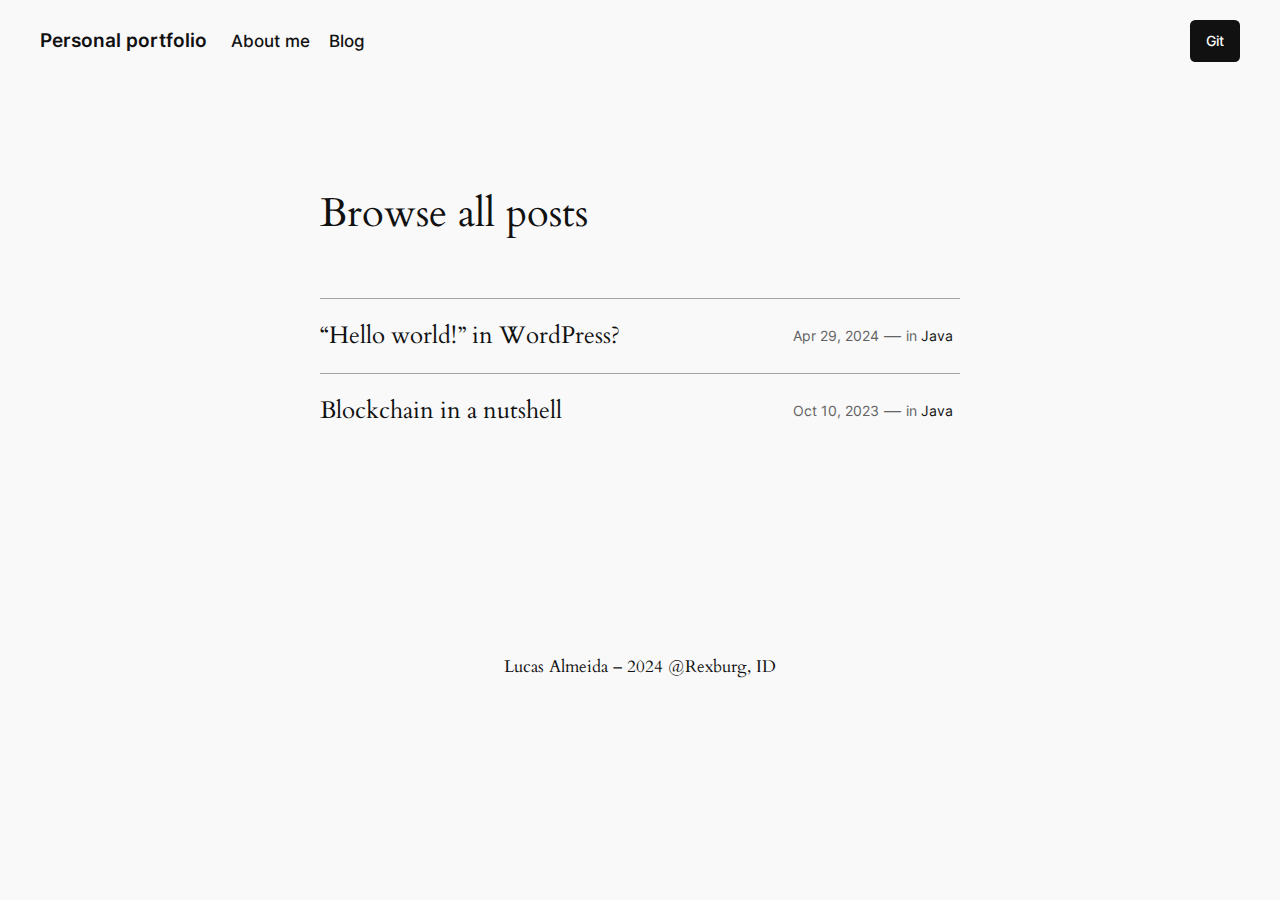
<file: blog/index.html>
<!DOCTYPE html>
<html lang="en-US">
<head>
	<meta charset="UTF-8">
	<meta name="viewport" content="width=device-width, initial-scale=1">
<meta name="robots" content="noindex, nofollow">
<title>Blog &#8211; Personal portfolio</title>
<link rel="alternate" type="application/rss+xml" title="Personal portfolio &raquo; Feed" href="/feed">
<link rel="alternate" type="application/rss+xml" title="Personal portfolio &raquo; Comments Feed" href="/comments/feed">
<script>
window._wpemojiSettings = {"baseUrl":"https:\/\/s.w.org\/images\/core\/emoji\/15.0.3\/72x72\/","ext":".png","svgUrl":"https:\/\/s.w.org\/images\/core\/emoji\/15.0.3\/svg\/","svgExt":".svg","source":{"concatemoji":"\/wp-includes\/js\/wp-emoji-release.min.js?ver=6.5.2"}};
/*! This file is auto-generated */
!function(i,n){var o,s,e;function c(e){try{var t={supportTests:e,timestamp:(new Date).valueOf()};sessionStorage.setItem(o,JSON.stringify(t))}catch(e){}}function p(e,t,n){e.clearRect(0,0,e.canvas.width,e.canvas.height),e.fillText(t,0,0);var t=new Uint32Array(e.getImageData(0,0,e.canvas.width,e.canvas.height).data),r=(e.clearRect(0,0,e.canvas.width,e.canvas.height),e.fillText(n,0,0),new Uint32Array(e.getImageData(0,0,e.canvas.width,e.canvas.height).data));return t.every(function(e,t){return e===r[t]})}function u(e,t,n){switch(t){case"flag":return n(e,"🏳️‍⚧️","🏳️​⚧️")?!1:!n(e,"🇺🇳","🇺​🇳")&&!n(e,"🏴󠁧󠁢󠁥󠁮󠁧󠁿","🏴​󠁧​󠁢​󠁥​󠁮​󠁧​󠁿");case"emoji":return!n(e,"🐦‍⬛","🐦​⬛")}return!1}function f(e,t,n){var r="undefined"!=typeof WorkerGlobalScope&&self instanceof WorkerGlobalScope?new OffscreenCanvas(300,150):i.createElement("canvas"),a=r.getContext("2d",{willReadFrequently:!0}),o=(a.textBaseline="top",a.font="600 32px Arial",{});return e.forEach(function(e){o[e]=t(a,e,n)}),o}function t(e){var t=i.createElement("script");t.src=e,t.defer=!0,i.head.appendChild(t)}"undefined"!=typeof Promise&&(o="wpEmojiSettingsSupports",s=["flag","emoji"],n.supports={everything:!0,everythingExceptFlag:!0},e=new Promise(function(e){i.addEventListener("DOMContentLoaded",e,{once:!0})}),new Promise(function(t){var n=function(){try{var e=JSON.parse(sessionStorage.getItem(o));if("object"==typeof e&&"number"==typeof e.timestamp&&(new Date).valueOf()<e.timestamp+604800&&"object"==typeof e.supportTests)return e.supportTests}catch(e){}return null}();if(!n){if("undefined"!=typeof Worker&&"undefined"!=typeof OffscreenCanvas&&"undefined"!=typeof URL&&URL.createObjectURL&&"undefined"!=typeof Blob)try{var e="postMessage("+f.toString()+"("+[JSON.stringify(s),u.toString(),p.toString()].join(",")+"));",r=new Blob([e],{type:"text/javascript"}),a=new Worker(URL.createObjectURL(r),{name:"wpTestEmojiSupports"});return void(a.onmessage=function(e){c(n=e.data),a.terminate(),t(n)})}catch(e){}c(n=f(s,u,p))}t(n)}).then(function(e){for(var t in e)n.supports[t]=e[t],n.supports.everything=n.supports.everything&&n.supports[t],"flag"!==t&&(n.supports.everythingExceptFlag=n.supports.everythingExceptFlag&&n.supports[t]);n.supports.everythingExceptFlag=n.supports.everythingExceptFlag&&!n.supports.flag,n.DOMReady=!1,n.readyCallback=function(){n.DOMReady=!0}}).then(function(){return e}).then(function(){var e;n.supports.everything||(n.readyCallback(),(e=n.source||{}).concatemoji?t(e.concatemoji):e.wpemoji&&e.twemoji&&(t(e.twemoji),t(e.wpemoji)))}))}((window,document),window._wpemojiSettings);
</script>
<style id="wp-block-site-title-inline-css">.wp-block-site-title a{color:inherit}</style>
<style id="wp-block-navigation-link-inline-css">.wp-block-navigation .wp-block-navigation-item__label{overflow-wrap:break-word}.wp-block-navigation .wp-block-navigation-item__description{display:none}.link-ui-tools{border-top:1px solid #f0f0f0;padding:8px}.link-ui-block-inserter{padding-top:8px}.link-ui-block-inserter__back{margin-left:8px;text-transform:uppercase}.components-popover-pointer-events-trap{background-color:initial;cursor:pointer;inset:0;position:fixed;z-index:1000000}

				.is-style-arrow-link .wp-block-navigation-item__label:after {
					content: "\2197";
					padding-inline-start: 0.25rem;
					vertical-align: middle;
					text-decoration: none;
					display: inline-block;
				}</style>
<link rel="stylesheet" id="wp-block-navigation-css" href="/wp-includes/blocks/navigation/style.min.css?ver=6.5.2" media="all">
<style id="wp-block-group-inline-css">.wp-block-group{box-sizing:border-box}</style>
<style id="wp-block-button-inline-css">.wp-block-button__link{box-sizing:border-box;cursor:pointer;display:inline-block;text-align:center;word-break:break-word}.wp-block-button__link.aligncenter{text-align:center}.wp-block-button__link.alignright{text-align:right}:where(.wp-block-button__link){border-radius:9999px;box-shadow:none;padding:calc(.667em + 2px) calc(1.333em + 2px);text-decoration:none}.wp-block-button[style*=text-decoration] .wp-block-button__link{text-decoration:inherit}.wp-block-buttons>.wp-block-button.has-custom-width{max-width:none}.wp-block-buttons>.wp-block-button.has-custom-width .wp-block-button__link{width:100%}.wp-block-buttons>.wp-block-button.has-custom-font-size .wp-block-button__link{font-size:inherit}.wp-block-buttons>.wp-block-button.wp-block-button__width-25{width:calc(25% - var(--wp--style--block-gap, .5em)*.75)}.wp-block-buttons>.wp-block-button.wp-block-button__width-50{width:calc(50% - var(--wp--style--block-gap, .5em)*.5)}.wp-block-buttons>.wp-block-button.wp-block-button__width-75{width:calc(75% - var(--wp--style--block-gap, .5em)*.25)}.wp-block-buttons>.wp-block-button.wp-block-button__width-100{flex-basis:100%;width:100%}.wp-block-buttons.is-vertical>.wp-block-button.wp-block-button__width-25{width:25%}.wp-block-buttons.is-vertical>.wp-block-button.wp-block-button__width-50{width:50%}.wp-block-buttons.is-vertical>.wp-block-button.wp-block-button__width-75{width:75%}.wp-block-button.is-style-squared,.wp-block-button__link.wp-block-button.is-style-squared{border-radius:0}.wp-block-button.no-border-radius,.wp-block-button__link.no-border-radius{border-radius:0!important}.wp-block-button .wp-block-button__link:where(.is-style-outline),.wp-block-button:where(.is-style-outline)>.wp-block-button__link{border:2px solid;padding:.667em 1.333em}.wp-block-button .wp-block-button__link:where(.is-style-outline):not(.has-text-color),.wp-block-button:where(.is-style-outline)>.wp-block-button__link:not(.has-text-color){color:currentColor}.wp-block-button .wp-block-button__link:where(.is-style-outline):not(.has-background),.wp-block-button:where(.is-style-outline)>.wp-block-button__link:not(.has-background){background-color:initial;background-image:none}.wp-block-button .wp-block-button__link:where(.has-border-color){border-width:initial}.wp-block-button .wp-block-button__link:where([style*=border-top-color]){border-top-width:medium}.wp-block-button .wp-block-button__link:where([style*=border-right-color]){border-right-width:medium}.wp-block-button .wp-block-button__link:where([style*=border-bottom-color]){border-bottom-width:medium}.wp-block-button .wp-block-button__link:where([style*=border-left-color]){border-left-width:medium}.wp-block-button .wp-block-button__link:where([style*=border-style]){border-width:initial}.wp-block-button .wp-block-button__link:where([style*=border-top-style]){border-top-width:medium}.wp-block-button .wp-block-button__link:where([style*=border-right-style]){border-right-width:medium}.wp-block-button .wp-block-button__link:where([style*=border-bottom-style]){border-bottom-width:medium}.wp-block-button .wp-block-button__link:where([style*=border-left-style]){border-left-width:medium}</style>
<style id="twentytwentyfour-button-style-outline-inline-css">.wp-block-button.is-style-outline
	> .wp-block-button__link:not(.has-text-color, .has-background):hover {
	background-color: var(--wp--preset--color--contrast-2, var(--wp--preset--color--contrast, transparent));
	color: var(--wp--preset--color--base);
	border-color: var(--wp--preset--color--contrast-2, var(--wp--preset--color--contrast, currentColor));
}</style>
<style id="wp-block-buttons-inline-css">.wp-block-buttons.is-vertical{flex-direction:column}.wp-block-buttons.is-vertical>.wp-block-button:last-child{margin-bottom:0}.wp-block-buttons>.wp-block-button{display:inline-block;margin:0}.wp-block-buttons.is-content-justification-left{justify-content:flex-start}.wp-block-buttons.is-content-justification-left.is-vertical{align-items:flex-start}.wp-block-buttons.is-content-justification-center{justify-content:center}.wp-block-buttons.is-content-justification-center.is-vertical{align-items:center}.wp-block-buttons.is-content-justification-right{justify-content:flex-end}.wp-block-buttons.is-content-justification-right.is-vertical{align-items:flex-end}.wp-block-buttons.is-content-justification-space-between{justify-content:space-between}.wp-block-buttons.aligncenter{text-align:center}.wp-block-buttons:not(.is-content-justification-space-between,.is-content-justification-right,.is-content-justification-left,.is-content-justification-center) .wp-block-button.aligncenter{margin-left:auto;margin-right:auto;width:100%}.wp-block-buttons[style*=text-decoration] .wp-block-button,.wp-block-buttons[style*=text-decoration] .wp-block-button__link{text-decoration:inherit}.wp-block-buttons.has-custom-font-size .wp-block-button__link{font-size:inherit}.wp-block-button.aligncenter{text-align:center}</style>
<style id="wp-block-heading-inline-css">h1.has-background,h2.has-background,h3.has-background,h4.has-background,h5.has-background,h6.has-background{padding:1.25em 2.375em}h1.has-text-align-left[style*=writing-mode]:where([style*=vertical-lr]),h1.has-text-align-right[style*=writing-mode]:where([style*=vertical-rl]),h2.has-text-align-left[style*=writing-mode]:where([style*=vertical-lr]),h2.has-text-align-right[style*=writing-mode]:where([style*=vertical-rl]),h3.has-text-align-left[style*=writing-mode]:where([style*=vertical-lr]),h3.has-text-align-right[style*=writing-mode]:where([style*=vertical-rl]),h4.has-text-align-left[style*=writing-mode]:where([style*=vertical-lr]),h4.has-text-align-right[style*=writing-mode]:where([style*=vertical-rl]),h5.has-text-align-left[style*=writing-mode]:where([style*=vertical-lr]),h5.has-text-align-right[style*=writing-mode]:where([style*=vertical-rl]),h6.has-text-align-left[style*=writing-mode]:where([style*=vertical-lr]),h6.has-text-align-right[style*=writing-mode]:where([style*=vertical-rl]){rotate:180deg}

				.is-style-asterisk:before {
					content: '';
					width: 1.5rem;
					height: 3rem;
					background: var(--wp--preset--color--contrast-2, currentColor);
					clip-path: path('M11.93.684v8.039l5.633-5.633 1.216 1.23-5.66 5.66h8.04v1.737H13.2l5.701 5.701-1.23 1.23-5.742-5.742V21h-1.737v-8.094l-5.77 5.77-1.23-1.217 5.743-5.742H.842V9.98h8.162l-5.701-5.7 1.23-1.231 5.66 5.66V.684h1.737Z');
					display: block;
				}

				/* Hide the asterisk if the heading has no content, to avoid using empty headings to display the asterisk only, which is an A11Y issue */
				.is-style-asterisk:empty:before {
					content: none;
				}

				.is-style-asterisk:-moz-only-whitespace:before {
					content: none;
				}

				.is-style-asterisk.has-text-align-center:before {
					margin: 0 auto;
				}

				.is-style-asterisk.has-text-align-right:before {
					margin-left: auto;
				}

				.rtl .is-style-asterisk.has-text-align-left:before {
					margin-right: auto;
				}</style>
<style id="wp-block-separator-inline-css">@charset "UTF-8";.wp-block-separator{border:none;border-top:2px solid}.wp-block-separator.is-style-dots{background:none!important;border:none;height:auto;line-height:1;text-align:center}.wp-block-separator.is-style-dots:before{color:currentColor;content:"···";font-family:serif;font-size:1.5em;letter-spacing:2em;padding-left:2em}</style>
<style id="wp-block-post-title-inline-css">.wp-block-post-title{box-sizing:border-box;word-break:break-word}.wp-block-post-title a{display:inline-block}</style>
<style id="wp-block-post-date-inline-css">.wp-block-post-date{box-sizing:border-box}</style>
<style id="wp-block-paragraph-inline-css">.is-small-text{font-size:.875em}.is-regular-text{font-size:1em}.is-large-text{font-size:2.25em}.is-larger-text{font-size:3em}.has-drop-cap:not(:focus):first-letter{float:left;font-size:8.4em;font-style:normal;font-weight:100;line-height:.68;margin:.05em .1em 0 0;text-transform:uppercase}body.rtl .has-drop-cap:not(:focus):first-letter{float:none;margin-left:.1em}p.has-drop-cap.has-background{overflow:hidden}p.has-background{padding:1.25em 2.375em}:where(p.has-text-color:not(.has-link-color)) a{color:inherit}p.has-text-align-left[style*="writing-mode:vertical-lr"],p.has-text-align-right[style*="writing-mode:vertical-rl"]{rotate:180deg}</style>
<style id="wp-block-post-terms-inline-css">.wp-block-post-terms{box-sizing:border-box}.wp-block-post-terms .wp-block-post-terms__separator{white-space:pre-wrap}

				.is-style-pill a,
				.is-style-pill span:not([class], [data-rich-text-placeholder]) {
					display: inline-block;
					background-color: var(--wp--preset--color--base-2);
					padding: 0.375rem 0.875rem;
					border-radius: var(--wp--preset--spacing--20);
				}

				.is-style-pill a:hover {
					background-color: var(--wp--preset--color--contrast-3);
				}</style>
<style id="wp-block-columns-inline-css">.wp-block-columns{align-items:normal!important;box-sizing:border-box;display:flex;flex-wrap:wrap!important}@media (min-width:782px){.wp-block-columns{flex-wrap:nowrap!important}}.wp-block-columns.are-vertically-aligned-top{align-items:flex-start}.wp-block-columns.are-vertically-aligned-center{align-items:center}.wp-block-columns.are-vertically-aligned-bottom{align-items:flex-end}@media (max-width:781px){.wp-block-columns:not(.is-not-stacked-on-mobile)>.wp-block-column{flex-basis:100%!important}}@media (min-width:782px){.wp-block-columns:not(.is-not-stacked-on-mobile)>.wp-block-column{flex-basis:0;flex-grow:1}.wp-block-columns:not(.is-not-stacked-on-mobile)>.wp-block-column[style*=flex-basis]{flex-grow:0}}.wp-block-columns.is-not-stacked-on-mobile{flex-wrap:nowrap!important}.wp-block-columns.is-not-stacked-on-mobile>.wp-block-column{flex-basis:0;flex-grow:1}.wp-block-columns.is-not-stacked-on-mobile>.wp-block-column[style*=flex-basis]{flex-grow:0}:where(.wp-block-columns){margin-bottom:1.75em}:where(.wp-block-columns.has-background){padding:1.25em 2.375em}.wp-block-column{flex-grow:1;min-width:0;overflow-wrap:break-word;word-break:break-word}.wp-block-column.is-vertically-aligned-top{align-self:flex-start}.wp-block-column.is-vertically-aligned-center{align-self:center}.wp-block-column.is-vertically-aligned-bottom{align-self:flex-end}.wp-block-column.is-vertically-aligned-stretch{align-self:stretch}.wp-block-column.is-vertically-aligned-bottom,.wp-block-column.is-vertically-aligned-center,.wp-block-column.is-vertically-aligned-top{width:100%}</style>
<style id="wp-block-post-template-inline-css">.wp-block-post-template{list-style:none;margin-bottom:0;margin-top:0;max-width:100%;padding:0}.wp-block-post-template.wp-block-post-template{background:none}.wp-block-post-template.is-flex-container{display:flex;flex-direction:row;flex-wrap:wrap;gap:1.25em}.wp-block-post-template.is-flex-container>li{margin:0;width:100%}@media (min-width:600px){.wp-block-post-template.is-flex-container.is-flex-container.columns-2>li{width:calc(50% - .625em)}.wp-block-post-template.is-flex-container.is-flex-container.columns-3>li{width:calc(33.33333% - .83333em)}.wp-block-post-template.is-flex-container.is-flex-container.columns-4>li{width:calc(25% - .9375em)}.wp-block-post-template.is-flex-container.is-flex-container.columns-5>li{width:calc(20% - 1em)}.wp-block-post-template.is-flex-container.is-flex-container.columns-6>li{width:calc(16.66667% - 1.04167em)}}@media (max-width:600px){.wp-block-post-template-is-layout-grid.wp-block-post-template-is-layout-grid.wp-block-post-template-is-layout-grid.wp-block-post-template-is-layout-grid{grid-template-columns:1fr}}.wp-block-post-template-is-layout-constrained>li>.alignright,.wp-block-post-template-is-layout-flow>li>.alignright{float:right;margin-inline-end:0;margin-inline-start:2em}.wp-block-post-template-is-layout-constrained>li>.alignleft,.wp-block-post-template-is-layout-flow>li>.alignleft{float:left;margin-inline-end:2em;margin-inline-start:0}.wp-block-post-template-is-layout-constrained>li>.aligncenter,.wp-block-post-template-is-layout-flow>li>.aligncenter{margin-inline-end:auto;margin-inline-start:auto}</style>
<style id="wp-block-spacer-inline-css">.wp-block-spacer{clear:both}</style>
<style id="wp-block-query-pagination-inline-css">.wp-block-query-pagination>.wp-block-query-pagination-next,.wp-block-query-pagination>.wp-block-query-pagination-numbers,.wp-block-query-pagination>.wp-block-query-pagination-previous{margin-bottom:.5em;margin-right:.5em}.wp-block-query-pagination>.wp-block-query-pagination-next:last-child,.wp-block-query-pagination>.wp-block-query-pagination-numbers:last-child,.wp-block-query-pagination>.wp-block-query-pagination-previous:last-child{margin-right:0}.wp-block-query-pagination.is-content-justification-space-between>.wp-block-query-pagination-next:last-of-type{margin-inline-start:auto}.wp-block-query-pagination.is-content-justification-space-between>.wp-block-query-pagination-previous:first-child{margin-inline-end:auto}.wp-block-query-pagination .wp-block-query-pagination-previous-arrow{display:inline-block;margin-right:1ch}.wp-block-query-pagination .wp-block-query-pagination-previous-arrow:not(.is-arrow-chevron){transform:scaleX(1)}.wp-block-query-pagination .wp-block-query-pagination-next-arrow{display:inline-block;margin-left:1ch}.wp-block-query-pagination .wp-block-query-pagination-next-arrow:not(.is-arrow-chevron){transform:scaleX(1)}.wp-block-query-pagination.aligncenter{justify-content:center}</style>
<style id="wp-emoji-styles-inline-css">img.wp-smiley, img.emoji {
		display: inline !important;
		border: none !important;
		box-shadow: none !important;
		height: 1em !important;
		width: 1em !important;
		margin: 0 0.07em !important;
		vertical-align: -0.1em !important;
		background: none !important;
		padding: 0 !important;
	}</style>
<style id="wp-block-library-inline-css">:root{--wp-admin-theme-color:#007cba;--wp-admin-theme-color--rgb:0,124,186;--wp-admin-theme-color-darker-10:#006ba1;--wp-admin-theme-color-darker-10--rgb:0,107,161;--wp-admin-theme-color-darker-20:#005a87;--wp-admin-theme-color-darker-20--rgb:0,90,135;--wp-admin-border-width-focus:2px;--wp-block-synced-color:#7a00df;--wp-block-synced-color--rgb:122,0,223;--wp-bound-block-color:#9747ff}@media (min-resolution:192dpi){:root{--wp-admin-border-width-focus:1.5px}}.wp-element-button{cursor:pointer}:root{--wp--preset--font-size--normal:16px;--wp--preset--font-size--huge:42px}:root .has-very-light-gray-background-color{background-color:#eee}:root .has-very-dark-gray-background-color{background-color:#313131}:root .has-very-light-gray-color{color:#eee}:root .has-very-dark-gray-color{color:#313131}:root .has-vivid-green-cyan-to-vivid-cyan-blue-gradient-background{background:linear-gradient(135deg,#00d084,#0693e3)}:root .has-purple-crush-gradient-background{background:linear-gradient(135deg,#34e2e4,#4721fb 50%,#ab1dfe)}:root .has-hazy-dawn-gradient-background{background:linear-gradient(135deg,#faaca8,#dad0ec)}:root .has-subdued-olive-gradient-background{background:linear-gradient(135deg,#fafae1,#67a671)}:root .has-atomic-cream-gradient-background{background:linear-gradient(135deg,#fdd79a,#004a59)}:root .has-nightshade-gradient-background{background:linear-gradient(135deg,#330968,#31cdcf)}:root .has-midnight-gradient-background{background:linear-gradient(135deg,#020381,#2874fc)}.has-regular-font-size{font-size:1em}.has-larger-font-size{font-size:2.625em}.has-normal-font-size{font-size:var(--wp--preset--font-size--normal)}.has-huge-font-size{font-size:var(--wp--preset--font-size--huge)}.has-text-align-center{text-align:center}.has-text-align-left{text-align:left}.has-text-align-right{text-align:right}#end-resizable-editor-section{display:none}.aligncenter{clear:both}.items-justified-left{justify-content:flex-start}.items-justified-center{justify-content:center}.items-justified-right{justify-content:flex-end}.items-justified-space-between{justify-content:space-between}.screen-reader-text{border:0;clip:rect(1px,1px,1px,1px);-webkit-clip-path:inset(50%);clip-path:inset(50%);height:1px;margin:-1px;overflow:hidden;padding:0;position:absolute;width:1px;word-wrap:normal!important}.screen-reader-text:focus{background-color:#ddd;clip:auto!important;-webkit-clip-path:none;clip-path:none;color:#444;display:block;font-size:1em;height:auto;left:5px;line-height:normal;padding:15px 23px 14px;text-decoration:none;top:5px;width:auto;z-index:100000}html :where(.has-border-color){border-style:solid}html :where([style*=border-top-color]){border-top-style:solid}html :where([style*=border-right-color]){border-right-style:solid}html :where([style*=border-bottom-color]){border-bottom-style:solid}html :where([style*=border-left-color]){border-left-style:solid}html :where([style*=border-width]){border-style:solid}html :where([style*=border-top-width]){border-top-style:solid}html :where([style*=border-right-width]){border-right-style:solid}html :where([style*=border-bottom-width]){border-bottom-style:solid}html :where([style*=border-left-width]){border-left-style:solid}html :where(img[class*=wp-image-]){height:auto;max-width:100%}:where(figure){margin:0 0 1em}html :where(.is-position-sticky){--wp-admin--admin-bar--position-offset:var(--wp-admin--admin-bar--height,0px)}@media screen and (max-width:600px){html :where(.is-position-sticky){--wp-admin--admin-bar--position-offset:0px}}</style>
<style id="global-styles-inline-css">body{--wp--preset--color--black: #000000;--wp--preset--color--cyan-bluish-gray: #abb8c3;--wp--preset--color--white: #ffffff;--wp--preset--color--pale-pink: #f78da7;--wp--preset--color--vivid-red: #cf2e2e;--wp--preset--color--luminous-vivid-orange: #ff6900;--wp--preset--color--luminous-vivid-amber: #fcb900;--wp--preset--color--light-green-cyan: #7bdcb5;--wp--preset--color--vivid-green-cyan: #00d084;--wp--preset--color--pale-cyan-blue: #8ed1fc;--wp--preset--color--vivid-cyan-blue: #0693e3;--wp--preset--color--vivid-purple: #9b51e0;--wp--preset--color--base: #f9f9f9;--wp--preset--color--base-2: #ffffff;--wp--preset--color--contrast: #111111;--wp--preset--color--contrast-2: #636363;--wp--preset--color--contrast-3: #A4A4A4;--wp--preset--color--accent: #cfcabe;--wp--preset--color--accent-2: #c2a990;--wp--preset--color--accent-3: #d8613c;--wp--preset--color--accent-4: #b1c5a4;--wp--preset--color--accent-5: #b5bdbc;--wp--preset--gradient--vivid-cyan-blue-to-vivid-purple: linear-gradient(135deg,rgba(6,147,227,1) 0%,rgb(155,81,224) 100%);--wp--preset--gradient--light-green-cyan-to-vivid-green-cyan: linear-gradient(135deg,rgb(122,220,180) 0%,rgb(0,208,130) 100%);--wp--preset--gradient--luminous-vivid-amber-to-luminous-vivid-orange: linear-gradient(135deg,rgba(252,185,0,1) 0%,rgba(255,105,0,1) 100%);--wp--preset--gradient--luminous-vivid-orange-to-vivid-red: linear-gradient(135deg,rgba(255,105,0,1) 0%,rgb(207,46,46) 100%);--wp--preset--gradient--very-light-gray-to-cyan-bluish-gray: linear-gradient(135deg,rgb(238,238,238) 0%,rgb(169,184,195) 100%);--wp--preset--gradient--cool-to-warm-spectrum: linear-gradient(135deg,rgb(74,234,220) 0%,rgb(151,120,209) 20%,rgb(207,42,186) 40%,rgb(238,44,130) 60%,rgb(251,105,98) 80%,rgb(254,248,76) 100%);--wp--preset--gradient--blush-light-purple: linear-gradient(135deg,rgb(255,206,236) 0%,rgb(152,150,240) 100%);--wp--preset--gradient--blush-bordeaux: linear-gradient(135deg,rgb(254,205,165) 0%,rgb(254,45,45) 50%,rgb(107,0,62) 100%);--wp--preset--gradient--luminous-dusk: linear-gradient(135deg,rgb(255,203,112) 0%,rgb(199,81,192) 50%,rgb(65,88,208) 100%);--wp--preset--gradient--pale-ocean: linear-gradient(135deg,rgb(255,245,203) 0%,rgb(182,227,212) 50%,rgb(51,167,181) 100%);--wp--preset--gradient--electric-grass: linear-gradient(135deg,rgb(202,248,128) 0%,rgb(113,206,126) 100%);--wp--preset--gradient--midnight: linear-gradient(135deg,rgb(2,3,129) 0%,rgb(40,116,252) 100%);--wp--preset--gradient--gradient-1: linear-gradient(to bottom, #cfcabe 0%, #F9F9F9 100%);--wp--preset--gradient--gradient-2: linear-gradient(to bottom, #C2A990 0%, #F9F9F9 100%);--wp--preset--gradient--gradient-3: linear-gradient(to bottom, #D8613C 0%, #F9F9F9 100%);--wp--preset--gradient--gradient-4: linear-gradient(to bottom, #B1C5A4 0%, #F9F9F9 100%);--wp--preset--gradient--gradient-5: linear-gradient(to bottom, #B5BDBC 0%, #F9F9F9 100%);--wp--preset--gradient--gradient-6: linear-gradient(to bottom, #A4A4A4 0%, #F9F9F9 100%);--wp--preset--gradient--gradient-7: linear-gradient(to bottom, #cfcabe 50%, #F9F9F9 50%);--wp--preset--gradient--gradient-8: linear-gradient(to bottom, #C2A990 50%, #F9F9F9 50%);--wp--preset--gradient--gradient-9: linear-gradient(to bottom, #D8613C 50%, #F9F9F9 50%);--wp--preset--gradient--gradient-10: linear-gradient(to bottom, #B1C5A4 50%, #F9F9F9 50%);--wp--preset--gradient--gradient-11: linear-gradient(to bottom, #B5BDBC 50%, #F9F9F9 50%);--wp--preset--gradient--gradient-12: linear-gradient(to bottom, #A4A4A4 50%, #F9F9F9 50%);--wp--preset--font-size--small: 0.9rem;--wp--preset--font-size--medium: 1.05rem;--wp--preset--font-size--large: clamp(1.39rem, 1.39rem + ((1vw - 0.2rem) * 2.3), 1.85rem);--wp--preset--font-size--x-large: clamp(1.85rem, 1.85rem + ((1vw - 0.2rem) * 3.25), 2.5rem);--wp--preset--font-size--xx-large: clamp(2.5rem, 2.5rem + ((1vw - 0.2rem) * 3.85), 3.27rem);--wp--preset--font-family--body: "Inter", sans-serif;--wp--preset--font-family--heading: Cardo;--wp--preset--font-family--system-sans-serif: -apple-system, BlinkMacSystemFont, avenir next, avenir, segoe ui, helvetica neue, helvetica, Cantarell, Ubuntu, roboto, noto, arial, sans-serif;--wp--preset--font-family--system-serif: Iowan Old Style, Apple Garamond, Baskerville, Times New Roman, Droid Serif, Times, Source Serif Pro, serif, Apple Color Emoji, Segoe UI Emoji, Segoe UI Symbol;--wp--preset--spacing--10: 1rem;--wp--preset--spacing--20: min(1.5rem, 2vw);--wp--preset--spacing--30: min(2.5rem, 3vw);--wp--preset--spacing--40: min(4rem, 5vw);--wp--preset--spacing--50: min(6.5rem, 8vw);--wp--preset--spacing--60: min(10.5rem, 13vw);--wp--preset--shadow--natural: 6px 6px 9px rgba(0, 0, 0, 0.2);--wp--preset--shadow--deep: 12px 12px 50px rgba(0, 0, 0, 0.4);--wp--preset--shadow--sharp: 6px 6px 0px rgba(0, 0, 0, 0.2);--wp--preset--shadow--outlined: 6px 6px 0px -3px rgba(255, 255, 255, 1), 6px 6px rgba(0, 0, 0, 1);--wp--preset--shadow--crisp: 6px 6px 0px rgba(0, 0, 0, 1);}body { margin: 0;--wp--style--global--content-size: 310px;--wp--style--global--wide-size: 640px; }.wp-site-blocks { padding-top: var(--wp--style--root--padding-top); padding-bottom: var(--wp--style--root--padding-bottom); }.has-global-padding { padding-right: var(--wp--style--root--padding-right); padding-left: var(--wp--style--root--padding-left); }.has-global-padding :where(.has-global-padding:not(.wp-block-block)) { padding-right: 0; padding-left: 0; }.has-global-padding > .alignfull { margin-right: calc(var(--wp--style--root--padding-right) * -1); margin-left: calc(var(--wp--style--root--padding-left) * -1); }.has-global-padding :where(.has-global-padding:not(.wp-block-block)) > .alignfull { margin-right: 0; margin-left: 0; }.has-global-padding > .alignfull:where(:not(.has-global-padding):not(.is-layout-flex):not(.is-layout-grid)) > :where([class*="wp-block-"]:not(.alignfull):not([class*="__"]),p,h1,h2,h3,h4,h5,h6,ul,ol) { padding-right: var(--wp--style--root--padding-right); padding-left: var(--wp--style--root--padding-left); }.has-global-padding :where(.has-global-padding) > .alignfull:where(:not(.has-global-padding)) > :where([class*="wp-block-"]:not(.alignfull):not([class*="__"]),p,h1,h2,h3,h4,h5,h6,ul,ol) { padding-right: 0; padding-left: 0; }.wp-site-blocks > .alignleft { float: left; margin-right: 2em; }.wp-site-blocks > .alignright { float: right; margin-left: 2em; }.wp-site-blocks > .aligncenter { justify-content: center; margin-left: auto; margin-right: auto; }:where(.wp-site-blocks) > * { margin-block-start: 1.2rem; margin-block-end: 0; }:where(.wp-site-blocks) > :first-child:first-child { margin-block-start: 0; }:where(.wp-site-blocks) > :last-child:last-child { margin-block-end: 0; }body { --wp--style--block-gap: 1.2rem; }:where(body .is-layout-flow)  > :first-child:first-child{margin-block-start: 0;}:where(body .is-layout-flow)  > :last-child:last-child{margin-block-end: 0;}:where(body .is-layout-flow)  > *{margin-block-start: 1.2rem;margin-block-end: 0;}:where(body .is-layout-constrained)  > :first-child:first-child{margin-block-start: 0;}:where(body .is-layout-constrained)  > :last-child:last-child{margin-block-end: 0;}:where(body .is-layout-constrained)  > *{margin-block-start: 1.2rem;margin-block-end: 0;}:where(body .is-layout-flex) {gap: 1.2rem;}:where(body .is-layout-grid) {gap: 1.2rem;}body .is-layout-flow > .alignleft{float: left;margin-inline-start: 0;margin-inline-end: 2em;}body .is-layout-flow > .alignright{float: right;margin-inline-start: 2em;margin-inline-end: 0;}body .is-layout-flow > .aligncenter{margin-left: auto !important;margin-right: auto !important;}body .is-layout-constrained > .alignleft{float: left;margin-inline-start: 0;margin-inline-end: 2em;}body .is-layout-constrained > .alignright{float: right;margin-inline-start: 2em;margin-inline-end: 0;}body .is-layout-constrained > .aligncenter{margin-left: auto !important;margin-right: auto !important;}body .is-layout-constrained > :where(:not(.alignleft):not(.alignright):not(.alignfull)){max-width: var(--wp--style--global--content-size);margin-left: auto !important;margin-right: auto !important;}body .is-layout-constrained > .alignwide{max-width: var(--wp--style--global--wide-size);}body .is-layout-flex{display: flex;}body .is-layout-flex{flex-wrap: wrap;align-items: center;}body .is-layout-flex > *{margin: 0;}body .is-layout-grid{display: grid;}body .is-layout-grid > *{margin: 0;}body{background-color: var(--wp--preset--color--base);color: var(--wp--preset--color--contrast);font-family: var(--wp--preset--font-family--body);font-size: var(--wp--preset--font-size--medium);font-style: normal;font-weight: 400;line-height: 1.55;--wp--style--root--padding-top: 0px;--wp--style--root--padding-right: var(--wp--preset--spacing--40);--wp--style--root--padding-bottom: 0px;--wp--style--root--padding-left: var(--wp--preset--spacing--40);}a:where(:not(.wp-element-button)){color: var(--wp--preset--color--contrast);text-decoration: underline;}a:where(:not(.wp-element-button)):hover{text-decoration: none;}h1, h2, h3, h4, h5, h6{color: var(--wp--preset--color--contrast);font-family: var(--wp--preset--font-family--heading);font-weight: 400;line-height: 1.2;}h1{font-size: var(--wp--preset--font-size--xx-large);line-height: 1.15;}h2{font-size: var(--wp--preset--font-size--x-large);}h3{font-size: var(--wp--preset--font-size--large);}h4{font-size: clamp(1.1rem, 1.1rem + ((1vw - 0.2rem) * 0.767), 1.5rem);}h5{font-size: var(--wp--preset--font-size--medium);}h6{font-size: var(--wp--preset--font-size--small);}.wp-element-button, .wp-block-button__link{background-color: var(--wp--preset--color--contrast);border-radius: .33rem;border-color: var(--wp--preset--color--contrast);border-width: 0;color: var(--wp--preset--color--base);font-family: inherit;font-size: var(--wp--preset--font-size--small);font-style: normal;font-weight: 500;line-height: inherit;padding-top: 0.6rem;padding-right: 1rem;padding-bottom: 0.6rem;padding-left: 1rem;text-decoration: none;}.wp-element-button:hover, .wp-block-button__link:hover{background-color: var(--wp--preset--color--contrast-2);border-color: var(--wp--preset--color--contrast-2);color: var(--wp--preset--color--base);}.wp-element-button:focus, .wp-block-button__link:focus{background-color: var(--wp--preset--color--contrast-2);border-color: var(--wp--preset--color--contrast-2);color: var(--wp--preset--color--base);outline-color: var(--wp--preset--color--contrast);outline-offset: 2px;}.wp-element-button:active, .wp-block-button__link:active{background-color: var(--wp--preset--color--contrast);color: var(--wp--preset--color--base);}.wp-element-caption, .wp-block-audio figcaption, .wp-block-embed figcaption, .wp-block-gallery figcaption, .wp-block-image figcaption, .wp-block-table figcaption, .wp-block-video figcaption{color: var(--wp--preset--color--contrast-2);font-family: var(--wp--preset--font-family--body);font-size: 0.8rem;}.has-black-color{color: var(--wp--preset--color--black) !important;}.has-cyan-bluish-gray-color{color: var(--wp--preset--color--cyan-bluish-gray) !important;}.has-white-color{color: var(--wp--preset--color--white) !important;}.has-pale-pink-color{color: var(--wp--preset--color--pale-pink) !important;}.has-vivid-red-color{color: var(--wp--preset--color--vivid-red) !important;}.has-luminous-vivid-orange-color{color: var(--wp--preset--color--luminous-vivid-orange) !important;}.has-luminous-vivid-amber-color{color: var(--wp--preset--color--luminous-vivid-amber) !important;}.has-light-green-cyan-color{color: var(--wp--preset--color--light-green-cyan) !important;}.has-vivid-green-cyan-color{color: var(--wp--preset--color--vivid-green-cyan) !important;}.has-pale-cyan-blue-color{color: var(--wp--preset--color--pale-cyan-blue) !important;}.has-vivid-cyan-blue-color{color: var(--wp--preset--color--vivid-cyan-blue) !important;}.has-vivid-purple-color{color: var(--wp--preset--color--vivid-purple) !important;}.has-base-color{color: var(--wp--preset--color--base) !important;}.has-base-2-color{color: var(--wp--preset--color--base-2) !important;}.has-contrast-color{color: var(--wp--preset--color--contrast) !important;}.has-contrast-2-color{color: var(--wp--preset--color--contrast-2) !important;}.has-contrast-3-color{color: var(--wp--preset--color--contrast-3) !important;}.has-accent-color{color: var(--wp--preset--color--accent) !important;}.has-accent-2-color{color: var(--wp--preset--color--accent-2) !important;}.has-accent-3-color{color: var(--wp--preset--color--accent-3) !important;}.has-accent-4-color{color: var(--wp--preset--color--accent-4) !important;}.has-accent-5-color{color: var(--wp--preset--color--accent-5) !important;}.has-black-background-color{background-color: var(--wp--preset--color--black) !important;}.has-cyan-bluish-gray-background-color{background-color: var(--wp--preset--color--cyan-bluish-gray) !important;}.has-white-background-color{background-color: var(--wp--preset--color--white) !important;}.has-pale-pink-background-color{background-color: var(--wp--preset--color--pale-pink) !important;}.has-vivid-red-background-color{background-color: var(--wp--preset--color--vivid-red) !important;}.has-luminous-vivid-orange-background-color{background-color: var(--wp--preset--color--luminous-vivid-orange) !important;}.has-luminous-vivid-amber-background-color{background-color: var(--wp--preset--color--luminous-vivid-amber) !important;}.has-light-green-cyan-background-color{background-color: var(--wp--preset--color--light-green-cyan) !important;}.has-vivid-green-cyan-background-color{background-color: var(--wp--preset--color--vivid-green-cyan) !important;}.has-pale-cyan-blue-background-color{background-color: var(--wp--preset--color--pale-cyan-blue) !important;}.has-vivid-cyan-blue-background-color{background-color: var(--wp--preset--color--vivid-cyan-blue) !important;}.has-vivid-purple-background-color{background-color: var(--wp--preset--color--vivid-purple) !important;}.has-base-background-color{background-color: var(--wp--preset--color--base) !important;}.has-base-2-background-color{background-color: var(--wp--preset--color--base-2) !important;}.has-contrast-background-color{background-color: var(--wp--preset--color--contrast) !important;}.has-contrast-2-background-color{background-color: var(--wp--preset--color--contrast-2) !important;}.has-contrast-3-background-color{background-color: var(--wp--preset--color--contrast-3) !important;}.has-accent-background-color{background-color: var(--wp--preset--color--accent) !important;}.has-accent-2-background-color{background-color: var(--wp--preset--color--accent-2) !important;}.has-accent-3-background-color{background-color: var(--wp--preset--color--accent-3) !important;}.has-accent-4-background-color{background-color: var(--wp--preset--color--accent-4) !important;}.has-accent-5-background-color{background-color: var(--wp--preset--color--accent-5) !important;}.has-black-border-color{border-color: var(--wp--preset--color--black) !important;}.has-cyan-bluish-gray-border-color{border-color: var(--wp--preset--color--cyan-bluish-gray) !important;}.has-white-border-color{border-color: var(--wp--preset--color--white) !important;}.has-pale-pink-border-color{border-color: var(--wp--preset--color--pale-pink) !important;}.has-vivid-red-border-color{border-color: var(--wp--preset--color--vivid-red) !important;}.has-luminous-vivid-orange-border-color{border-color: var(--wp--preset--color--luminous-vivid-orange) !important;}.has-luminous-vivid-amber-border-color{border-color: var(--wp--preset--color--luminous-vivid-amber) !important;}.has-light-green-cyan-border-color{border-color: var(--wp--preset--color--light-green-cyan) !important;}.has-vivid-green-cyan-border-color{border-color: var(--wp--preset--color--vivid-green-cyan) !important;}.has-pale-cyan-blue-border-color{border-color: var(--wp--preset--color--pale-cyan-blue) !important;}.has-vivid-cyan-blue-border-color{border-color: var(--wp--preset--color--vivid-cyan-blue) !important;}.has-vivid-purple-border-color{border-color: var(--wp--preset--color--vivid-purple) !important;}.has-base-border-color{border-color: var(--wp--preset--color--base) !important;}.has-base-2-border-color{border-color: var(--wp--preset--color--base-2) !important;}.has-contrast-border-color{border-color: var(--wp--preset--color--contrast) !important;}.has-contrast-2-border-color{border-color: var(--wp--preset--color--contrast-2) !important;}.has-contrast-3-border-color{border-color: var(--wp--preset--color--contrast-3) !important;}.has-accent-border-color{border-color: var(--wp--preset--color--accent) !important;}.has-accent-2-border-color{border-color: var(--wp--preset--color--accent-2) !important;}.has-accent-3-border-color{border-color: var(--wp--preset--color--accent-3) !important;}.has-accent-4-border-color{border-color: var(--wp--preset--color--accent-4) !important;}.has-accent-5-border-color{border-color: var(--wp--preset--color--accent-5) !important;}.has-vivid-cyan-blue-to-vivid-purple-gradient-background{background: var(--wp--preset--gradient--vivid-cyan-blue-to-vivid-purple) !important;}.has-light-green-cyan-to-vivid-green-cyan-gradient-background{background: var(--wp--preset--gradient--light-green-cyan-to-vivid-green-cyan) !important;}.has-luminous-vivid-amber-to-luminous-vivid-orange-gradient-background{background: var(--wp--preset--gradient--luminous-vivid-amber-to-luminous-vivid-orange) !important;}.has-luminous-vivid-orange-to-vivid-red-gradient-background{background: var(--wp--preset--gradient--luminous-vivid-orange-to-vivid-red) !important;}.has-very-light-gray-to-cyan-bluish-gray-gradient-background{background: var(--wp--preset--gradient--very-light-gray-to-cyan-bluish-gray) !important;}.has-cool-to-warm-spectrum-gradient-background{background: var(--wp--preset--gradient--cool-to-warm-spectrum) !important;}.has-blush-light-purple-gradient-background{background: var(--wp--preset--gradient--blush-light-purple) !important;}.has-blush-bordeaux-gradient-background{background: var(--wp--preset--gradient--blush-bordeaux) !important;}.has-luminous-dusk-gradient-background{background: var(--wp--preset--gradient--luminous-dusk) !important;}.has-pale-ocean-gradient-background{background: var(--wp--preset--gradient--pale-ocean) !important;}.has-electric-grass-gradient-background{background: var(--wp--preset--gradient--electric-grass) !important;}.has-midnight-gradient-background{background: var(--wp--preset--gradient--midnight) !important;}.has-gradient-1-gradient-background{background: var(--wp--preset--gradient--gradient-1) !important;}.has-gradient-2-gradient-background{background: var(--wp--preset--gradient--gradient-2) !important;}.has-gradient-3-gradient-background{background: var(--wp--preset--gradient--gradient-3) !important;}.has-gradient-4-gradient-background{background: var(--wp--preset--gradient--gradient-4) !important;}.has-gradient-5-gradient-background{background: var(--wp--preset--gradient--gradient-5) !important;}.has-gradient-6-gradient-background{background: var(--wp--preset--gradient--gradient-6) !important;}.has-gradient-7-gradient-background{background: var(--wp--preset--gradient--gradient-7) !important;}.has-gradient-8-gradient-background{background: var(--wp--preset--gradient--gradient-8) !important;}.has-gradient-9-gradient-background{background: var(--wp--preset--gradient--gradient-9) !important;}.has-gradient-10-gradient-background{background: var(--wp--preset--gradient--gradient-10) !important;}.has-gradient-11-gradient-background{background: var(--wp--preset--gradient--gradient-11) !important;}.has-gradient-12-gradient-background{background: var(--wp--preset--gradient--gradient-12) !important;}.has-small-font-size{font-size: var(--wp--preset--font-size--small) !important;}.has-medium-font-size{font-size: var(--wp--preset--font-size--medium) !important;}.has-large-font-size{font-size: var(--wp--preset--font-size--large) !important;}.has-x-large-font-size{font-size: var(--wp--preset--font-size--x-large) !important;}.has-xx-large-font-size{font-size: var(--wp--preset--font-size--xx-large) !important;}.has-body-font-family{font-family: var(--wp--preset--font-family--body) !important;}.has-heading-font-family{font-family: var(--wp--preset--font-family--heading) !important;}.has-system-sans-serif-font-family{font-family: var(--wp--preset--font-family--system-sans-serif) !important;}.has-system-serif-font-family{font-family: var(--wp--preset--font-family--system-serif) !important;}
.wp-block-navigation{font-weight: 500;}
.wp-block-navigation a:where(:not(.wp-element-button)){color: inherit;text-decoration: none;}
.wp-block-navigation a:where(:not(.wp-element-button)):hover{text-decoration: underline;}
.wp-block-button.is-style-outline .wp-block-button__link{border-width: 1px;padding-top: calc(0.6rem - 1px);padding-right: calc(1rem - 1px);padding-bottom: calc(0.6rem - 1px);padding-left: calc(1rem - 1px);}
.wp-block-buttons-is-layout-flow > :first-child:first-child{margin-block-start: 0;}.wp-block-buttons-is-layout-flow > :last-child:last-child{margin-block-end: 0;}.wp-block-buttons-is-layout-flow > *{margin-block-start: 0.7rem;margin-block-end: 0;}.wp-block-buttons-is-layout-constrained > :first-child:first-child{margin-block-start: 0;}.wp-block-buttons-is-layout-constrained > :last-child:last-child{margin-block-end: 0;}.wp-block-buttons-is-layout-constrained > *{margin-block-start: 0.7rem;margin-block-end: 0;}.wp-block-buttons-is-layout-flex{gap: 0.7rem;}.wp-block-buttons-is-layout-grid{gap: 0.7rem;}
.wp-block-post-date{color: var(--wp--preset--color--contrast-2);font-size: var(--wp--preset--font-size--small);}
.wp-block-post-date a:where(:not(.wp-element-button)){color: var(--wp--preset--color--contrast-2);text-decoration: none;}
.wp-block-post-date a:where(:not(.wp-element-button)):hover{text-decoration: underline;}
.wp-block-post-terms{font-size: var(--wp--preset--font-size--small);}
.wp-block-post-terms a:where(:not(.wp-element-button)){text-decoration: none;}
.wp-block-post-terms a:where(:not(.wp-element-button)):hover{text-decoration: underline;}
.wp-block-post-title a:where(:not(.wp-element-button)){text-decoration: none;}
.wp-block-post-title a:where(:not(.wp-element-button)):hover{text-decoration: underline;}
.wp-block-query-no-results{padding-top: var(--wp--preset--spacing--30);}
.wp-block-separator{border-color: currentColor;border-width: 0 0 1px 0;border-style: solid;color: var(--wp--preset--color--contrast);}
.wp-block-site-title{font-family: var(--wp--preset--font-family--body);font-size: clamp(0.875rem, 0.875rem + ((1vw - 0.2rem) * 1.625), 1.2rem);font-style: normal;font-weight: 600;}
.wp-block-site-title a:where(:not(.wp-element-button)){text-decoration: none;}
.wp-block-site-title a:where(:not(.wp-element-button)):hover{text-decoration: none;}
:where(.wp-site-blocks *:focus){outline-width:2px;outline-style:solid}

figure {
border-radius:50%
}.wp-block-calendar.wp-block-calendar table:where(:not(.has-text-color)) th{background-color:var(--wp--preset--color--contrast-2);color:var(--wp--preset--color--base);border-color:var(--wp--preset--color--contrast-2)}.wp-block-calendar table:where(:not(.has-text-color)) td{border-color:var(--wp--preset--color--contrast-2)}.wp-block-categories{}.wp-block-categories{list-style-type:none;}.wp-block-categories li{margin-bottom: 0.5rem;}.wp-block-post-comments-form{}.wp-block-post-comments-form textarea, .wp-block-post-comments-form input{border-radius:.33rem}.wp-block-loginout{}.wp-block-loginout input{border-radius:.33rem;padding:calc(0.667em + 2px);border:1px solid #949494;}.wp-block-post-terms{}.wp-block-post-terms .wp-block-post-terms__prefix{color: var(--wp--preset--color--contrast-2);}.wp-block-query-title{}.wp-block-query-title span{font-style: italic;}.wp-block-quote{}.wp-block-quote :where(p){margin-block-start:0;margin-block-end:calc(var(--wp--preset--spacing--10) + 0.5rem);}.wp-block-quote :where(:last-child){margin-block-end:0;}.wp-block-quote.has-text-align-right.is-style-plain, .rtl .is-style-plain.wp-block-quote:not(.has-text-align-center):not(.has-text-align-left){border-width: 0 2px 0 0;padding-left:calc(var(--wp--preset--spacing--20) + 0.5rem);padding-right:calc(var(--wp--preset--spacing--20) + 0.5rem);}.wp-block-quote.has-text-align-left.is-style-plain, body:not(.rtl) .is-style-plain.wp-block-quote:not(.has-text-align-center):not(.has-text-align-right){border-width: 0 0 0 2px;padding-left:calc(var(--wp--preset--spacing--20) + 0.5rem);padding-right:calc(var(--wp--preset--spacing--20) + 0.5rem)}.wp-block-search{}.wp-block-search .wp-block-search__input{border-radius:.33rem}.wp-block-separator{}.wp-block-separator:not(.is-style-wide):not(.is-style-dots):not(.alignwide):not(.alignfull){width: var(--wp--preset--spacing--60)}</style>
<style id="core-block-supports-inline-css">.wp-container-core-group-is-layout-1.wp-container-core-group-is-layout-1{gap:var(--wp--preset--spacing--20);}.wp-container-core-group-is-layout-2.wp-container-core-group-is-layout-2{justify-content:space-between;}.wp-container-core-group-is-layout-3.wp-container-core-group-is-layout-3 > :where(:not(.alignleft):not(.alignright):not(.alignfull)){max-width:1200px;margin-left:auto !important;margin-right:auto !important;}.wp-container-core-group-is-layout-3.wp-container-core-group-is-layout-3 > .alignwide{max-width:1200px;}.wp-container-core-group-is-layout-3.wp-container-core-group-is-layout-3 .alignfull{max-width:none;}.wp-container-core-group-is-layout-3.wp-container-core-group-is-layout-3 > .alignfull{margin-right:calc(var(--wp--preset--spacing--10) * -1);margin-left:calc(var(--wp--preset--spacing--10) * -1);}.wp-container-core-group-is-layout-4.wp-container-core-group-is-layout-4{gap:0.3em;justify-content:center;}.wp-container-core-columns-is-layout-1.wp-container-core-columns-is-layout-1{flex-wrap:nowrap;}.wp-container-core-group-is-layout-6.wp-container-core-group-is-layout-6{gap:0.3em;justify-content:center;}.wp-container-core-columns-is-layout-2.wp-container-core-columns-is-layout-2{flex-wrap:nowrap;}.wp-container-core-group-is-layout-10.wp-container-core-group-is-layout-10 > *{margin-block-start:0;margin-block-end:0;}.wp-container-core-group-is-layout-10.wp-container-core-group-is-layout-10.wp-container-core-group-is-layout-10.wp-container-core-group-is-layout-10 > * + *{margin-block-start:0;margin-block-end:0;}</style>
<style id="wp-block-template-skip-link-inline-css">.skip-link.screen-reader-text {
			border: 0;
			clip: rect(1px,1px,1px,1px);
			clip-path: inset(50%);
			height: 1px;
			margin: -1px;
			overflow: hidden;
			padding: 0;
			position: absolute !important;
			width: 1px;
			word-wrap: normal !important;
		}

		.skip-link.screen-reader-text:focus {
			background-color: #eee;
			clip: auto !important;
			clip-path: none;
			color: #444;
			display: block;
			font-size: 1em;
			height: auto;
			left: 5px;
			line-height: normal;
			padding: 15px 23px 14px;
			text-decoration: none;
			top: 5px;
			width: auto;
			z-index: 100000;
		}</style>
<link rel="stylesheet" id="uagb-block-positioning-css-css" href="/wp-content/plugins/ultimate-addons-for-gutenberg/assets/css/spectra-block-positioning.min.css?ver=2.13.0" media="all">
<link rel="stylesheet" id="uag-style-81-css" href="/wp-content/uploads/uag-plugin/assets/0/uag-css-81.css?ver=1714690995" media="all">
<link rel="https://api.w.org/" href="/wp-json/">
<link rel="EditURI" type="application/rsd+xml" title="RSD" href="/xmlrpc.php?rsd">
<meta name="generator" content="WordPress 6.5.2">
<script id="wp-load-polyfill-importmap">
( HTMLScriptElement.supports && HTMLScriptElement.supports("importmap") ) || document.write( '<script src="https://personalportfolio0690.live-website.com/wp-includes/js/dist/vendor/wp-polyfill-importmap.min.js?ver=1.8.2"><\/scr' + 'ipt>' );
</script>
<script type="importmap" id="wp-importmap">{"imports":{"@wordpress\/interactivity":"\/wp-includes\/js\/dist\/interactivity.min.js?ver=6.5.2"}}</script>
<script type="module" src="/wp-includes/blocks/navigation/view.min.js?ver=6.5.2" id="@wordpress/block-library/navigation-js-module"></script>
<link rel="modulepreload" href="/wp-includes/js/dist/interactivity.min.js?ver=6.5.2" id="@wordpress/interactivity-js-modulepreload">
<style id="wp-fonts-local">@font-face{font-family:Inter;font-style:normal;font-weight:300 900;font-display:fallback;src:url('/wp-content/themes/twentytwentyfour/assets/fonts/inter/Inter-VariableFont_slnt,wght.woff2') format('woff2');font-stretch:normal;}
@font-face{font-family:Cardo;font-style:normal;font-weight:400;font-display:fallback;src:url('/wp-content/themes/twentytwentyfour/assets/fonts/cardo/cardo_normal_400.woff2') format('woff2');}
@font-face{font-family:Cardo;font-style:italic;font-weight:400;font-display:fallback;src:url('/wp-content/themes/twentytwentyfour/assets/fonts/cardo/cardo_italic_400.woff2') format('woff2');}
@font-face{font-family:Cardo;font-style:normal;font-weight:700;font-display:fallback;src:url('/wp-content/themes/twentytwentyfour/assets/fonts/cardo/cardo_normal_700.woff2') format('woff2');}</style>
<style id="uagb-style-conditional-extension">@media (min-width: 1025px){body .uag-hide-desktop.uagb-google-map__wrap,body .uag-hide-desktop{display:none !important}}@media (min-width: 768px) and (max-width: 1024px){body .uag-hide-tab.uagb-google-map__wrap,body .uag-hide-tab{display:none !important}}@media (max-width: 767px){body .uag-hide-mob.uagb-google-map__wrap,body .uag-hide-mob{display:none !important}}</style>
</head>

<body class="blog wp-embed-responsive">

<div class="wp-site-blocks">
<header class="wp-block-template-part">
<div class="wp-block-group alignwide has-base-background-color has-background has-global-padding is-layout-constrained wp-container-core-group-is-layout-3 wp-block-group-is-layout-constrained" style="padding-top:20px;padding-right:var(--wp--preset--spacing--10);padding-bottom:20px;padding-left:var(--wp--preset--spacing--10)">
<div class="wp-block-group alignwide is-content-justification-space-between is-layout-flex wp-container-core-group-is-layout-2 wp-block-group-is-layout-flex">
<div class="wp-block-group is-layout-flex wp-container-core-group-is-layout-1 wp-block-group-is-layout-flex">
<p class="wp-block-site-title"><a href="/" target="_self" rel="home" aria-current="page">Personal portfolio</a></p>

<nav class="is-responsive wp-block-navigation is-layout-flex wp-block-navigation-is-layout-flex" aria-label="Navigation" data-wp-interactive="core/navigation" data-wp-context='{"overlayOpenedBy":{"click":false,"hover":false,"focus":false},"type":"overlay","roleAttribute":"","ariaLabel":"Menu"}'><button aria-haspopup="dialog" aria-label="Open menu" class="wp-block-navigation__responsive-container-open " data-wp-on--click="actions.openMenuOnClick" data-wp-on--keydown="actions.handleMenuKeydown"><svg width="24" height="24" xmlns="http://www.w3.org/2000/svg" viewbox="0 0 24 24" aria-hidden="true" focusable="false"><rect x="4" y="7.5" width="16" height="1.5"></rect><rect x="4" y="15" width="16" height="1.5"></rect></svg></button>
				<div class="wp-block-navigation__responsive-container  " id="modal-1" data-wp-class--has-modal-open="state.isMenuOpen" data-wp-class--is-menu-open="state.isMenuOpen" data-wp-watch="callbacks.initMenu" data-wp-on--keydown="actions.handleMenuKeydown" data-wp-on--focusout="actions.handleMenuFocusout" tabindex="-1">
					<div class="wp-block-navigation__responsive-close" tabindex="-1">
						<div class="wp-block-navigation__responsive-dialog" data-wp-bind--aria-modal="state.ariaModal" data-wp-bind--aria-label="state.ariaLabel" data-wp-bind--role="state.roleAttribute">
							<button aria-label="Close menu" class="wp-block-navigation__responsive-container-close" data-wp-on--click="actions.closeMenuOnClick"><svg xmlns="http://www.w3.org/2000/svg" viewbox="0 0 24 24" width="24" height="24" aria-hidden="true" focusable="false"><path d="M13 11.8l6.1-6.3-1-1-6.1 6.2-6.1-6.2-1 1 6.1 6.3-6.5 6.7 1 1 6.5-6.6 6.5 6.6 1-1z"></path></svg></button>
							<div class="wp-block-navigation__responsive-container-content" data-wp-watch="callbacks.focusFirstElement" id="modal-1-content">
								<ul class="wp-block-navigation__container is-responsive wp-block-navigation">
<li class=" wp-block-navigation-item wp-block-navigation-link"><a class="wp-block-navigation-item__content" href="/about-me"><span class="wp-block-navigation-item__label">About me</span></a></li>
<li class=" wp-block-navigation-item current-menu-item wp-block-navigation-link"><a class="wp-block-navigation-item__content" href="/blog" aria-current="page"><span class="wp-block-navigation-item__label">Blog</span></a></li>
</ul>
							</div>
						</div>
					</div>
				</div></nav>
</div>



<div class="wp-block-buttons is-layout-flex wp-block-buttons-is-layout-flex">
<div class="wp-block-button"><a class="wp-block-button__link wp-element-button" href="https://github.com/lumoyano/">Git</a></div>
</div>
</div>
</div>
</header>


<main class="wp-block-group is-layout-flow wp-container-core-group-is-layout-10 wp-block-group-is-layout-flow" style="margin-top:0">
<div class="wp-block-uagb-container uagb-block-3a952db7 alignfull uagb-is-root-container"><div class="uagb-container-inner-blocks-wrap">
<div class="wp-block-group alignfull has-global-padding is-layout-constrained wp-block-group-is-layout-constrained" style="margin-top:0;margin-bottom:0;padding-top:var(--wp--preset--spacing--50);padding-right:var(--wp--preset--spacing--50);padding-bottom:var(--wp--preset--spacing--50);padding-left:var(--wp--preset--spacing--50)">
<h2 class="wp-block-heading alignwide has-x-large-font-size" style="margin-top:0;margin-bottom:var(--wp--preset--spacing--40);line-height:1">Browse all posts</h2>



<div class="wp-block-group alignwide has-global-padding is-layout-constrained wp-block-group-is-layout-constrained">
<div class="wp-block-query alignwide is-layout-flow wp-block-query-is-layout-flow">
<ul class="wp-block-post-template is-layout-flow wp-block-post-template-is-layout-flow">
<li class="wp-block-post post-1 post type-post status-publish format-standard hentry category-java">

<hr class="wp-block-separator has-text-color has-contrast-3-color has-alpha-channel-opacity has-contrast-3-background-color has-background alignwide is-style-wide">



<div class="wp-block-columns alignwide are-vertically-aligned-center is-layout-flex wp-container-core-columns-is-layout-1 wp-block-columns-is-layout-flex" style="margin-top:var(--wp--preset--spacing--20);margin-bottom:var(--wp--preset--spacing--20)">
<div class="wp-block-column is-vertically-aligned-center is-layout-flow wp-block-column-is-layout-flow" style="flex-basis:72%"><h2 style="font-size:clamp(0.984rem, 0.984rem + ((1vw - 0.2rem) * 2.58), 1.5rem);line-height:1.1;" class="wp-block-post-title"><a href="/hello-world" target="_self">&#8220;Hello world!&#8221; in WordPress?</a></h2></div>



<div class="wp-block-column is-vertically-aligned-center is-layout-flow wp-block-column-is-layout-flow" style="flex-basis:28%"><div class="wp-block-template-part">
<div class="wp-block-group has-global-padding is-layout-constrained wp-block-group-is-layout-constrained">
<div class="wp-block-group is-content-justification-center is-layout-flex wp-container-core-group-is-layout-4 wp-block-group-is-layout-flex">
<div class="wp-block-post-date"><time datetime="2024-04-29T22:05:30-06:00"><a href="/hello-world">Apr 29, 2024</a></time></div>


<p class="has-contrast-2-color has-text-color">—</p>


<div class="taxonomy-category wp-block-post-terms">
<span class="wp-block-post-terms__prefix">in </span><a href="/category/programming/java" rel="tag">Java</a>
</div>
</div>
</div>
</div></div>
</div>

</li>
<li class="wp-block-post post-135 post type-post status-publish format-standard hentry category-java">

<hr class="wp-block-separator has-text-color has-contrast-3-color has-alpha-channel-opacity has-contrast-3-background-color has-background alignwide is-style-wide">



<div class="wp-block-columns alignwide are-vertically-aligned-center is-layout-flex wp-container-core-columns-is-layout-2 wp-block-columns-is-layout-flex" style="margin-top:var(--wp--preset--spacing--20);margin-bottom:var(--wp--preset--spacing--20)">
<div class="wp-block-column is-vertically-aligned-center is-layout-flow wp-block-column-is-layout-flow" style="flex-basis:72%"><h2 style="font-size:clamp(0.984rem, 0.984rem + ((1vw - 0.2rem) * 2.58), 1.5rem);line-height:1.1;" class="wp-block-post-title"><a href="/blockchain-in-a-nutshell" target="_self">Blockchain in a nutshell</a></h2></div>



<div class="wp-block-column is-vertically-aligned-center is-layout-flow wp-block-column-is-layout-flow" style="flex-basis:28%"><div class="wp-block-template-part">
<div class="wp-block-group has-global-padding is-layout-constrained wp-block-group-is-layout-constrained">
<div class="wp-block-group is-content-justification-center is-layout-flex wp-container-core-group-is-layout-6 wp-block-group-is-layout-flex">
<div class="wp-block-post-date"><time datetime="2023-10-10T22:51:32-06:00"><a href="/blockchain-in-a-nutshell">Oct 10, 2023</a></time></div>


<p class="has-contrast-2-color has-text-color">—</p>


<div class="taxonomy-category wp-block-post-terms">
<span class="wp-block-post-terms__prefix">in </span><a href="/category/programming/java" rel="tag">Java</a>
</div>
</div>
</div>
</div></div>
</div>

</li>
</ul>


<div style="height:var(--wp--preset--spacing--30)" aria-hidden="true" class="wp-block-spacer"></div>




</div>
</div>
</div>
</div></div>
</main>


<footer class="wp-block-template-part">
<div class="wp-block-uagb-container uagb-block-4aa013dd alignwide uagb-is-root-container">
<h5 class="wp-block-heading has-text-align-center">Lucas Almeida &#8211; 2024 @Rexburg, ID</h5>
</div>
</footer>
</div>
<script id="wp-block-template-skip-link-js-after">( function() {
		var skipLinkTarget = document.querySelector( 'main' ),
			sibling,
			skipLinkTargetID,
			skipLink;

		// Early exit if a skip-link target can't be located.
		if ( ! skipLinkTarget ) {
			return;
		}

		/*
		 * Get the site wrapper.
		 * The skip-link will be injected in the beginning of it.
		 */
		sibling = document.querySelector( '.wp-site-blocks' );

		// Early exit if the root element was not found.
		if ( ! sibling ) {
			return;
		}

		// Get the skip-link target's ID, and generate one if it doesn't exist.
		skipLinkTargetID = skipLinkTarget.id;
		if ( ! skipLinkTargetID ) {
			skipLinkTargetID = 'wp--skip-link--target';
			skipLinkTarget.id = skipLinkTargetID;
		}

		// Create the skip link.
		skipLink = document.createElement( 'a' );
		skipLink.classList.add( 'skip-link', 'screen-reader-text' );
		skipLink.href = '#' + skipLinkTargetID;
		skipLink.innerHTML = 'Skip to content';

		// Inject the skip link.
		sibling.parentElement.insertBefore( skipLink, sibling );
	}() );</script>
<script src="/wp-content/plugins/ultimate-addons-for-gutenberg/assets/js/spectra-block-positioning.min.js?ver=2.13.0" id="uagb-block-positioning-js-js"></script>
<script id="uagb-timeline-js-js-extra">var uagb_timeline_data = {"tablet_breakpoint":"976","mobile_breakpoint":"767"};</script>
<script src="/wp-content/plugins/ultimate-addons-for-gutenberg/assets/js/timeline.min.js?ver=2.13.0" id="uagb-timeline-js-js"></script>
<script src="/wp-content/uploads/uag-plugin/assets/0/uag-js-81.js?ver=1714690995" id="uag-script-81-js"></script>
</body>
</html>
</file>
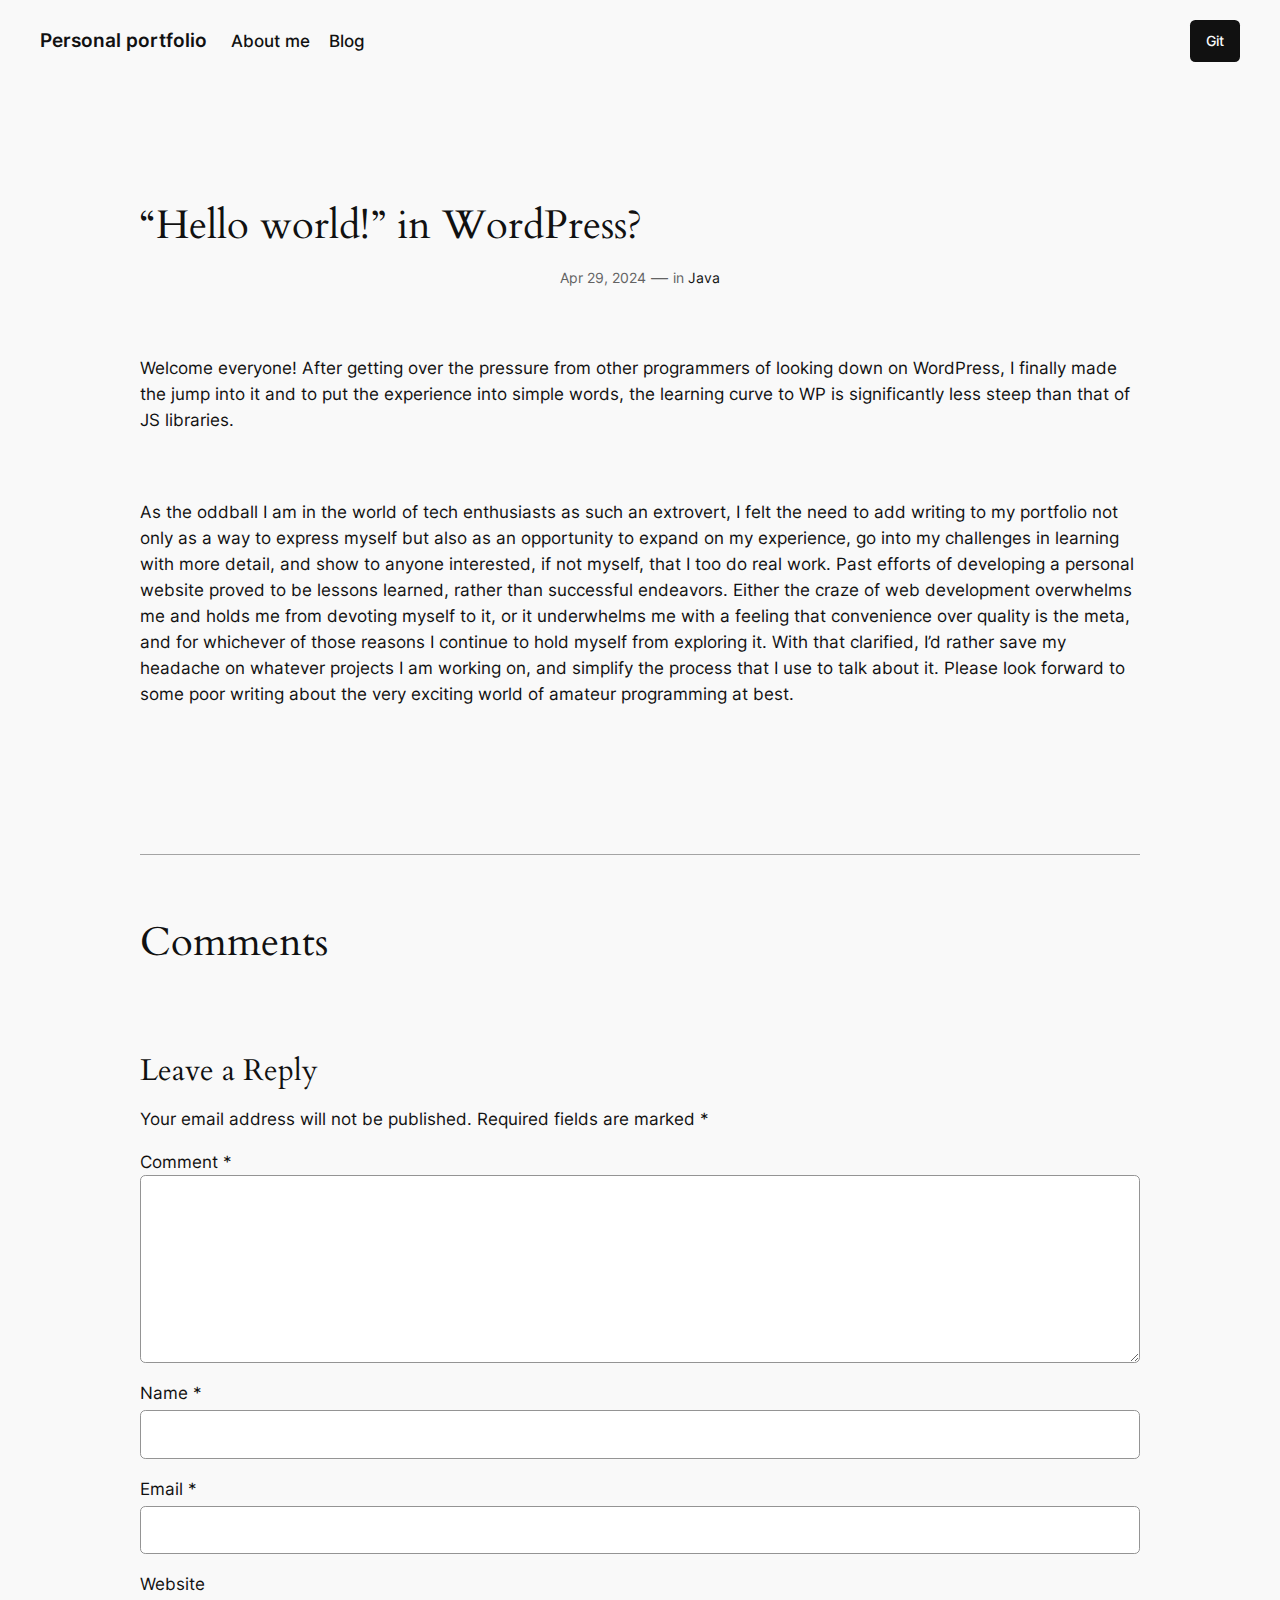
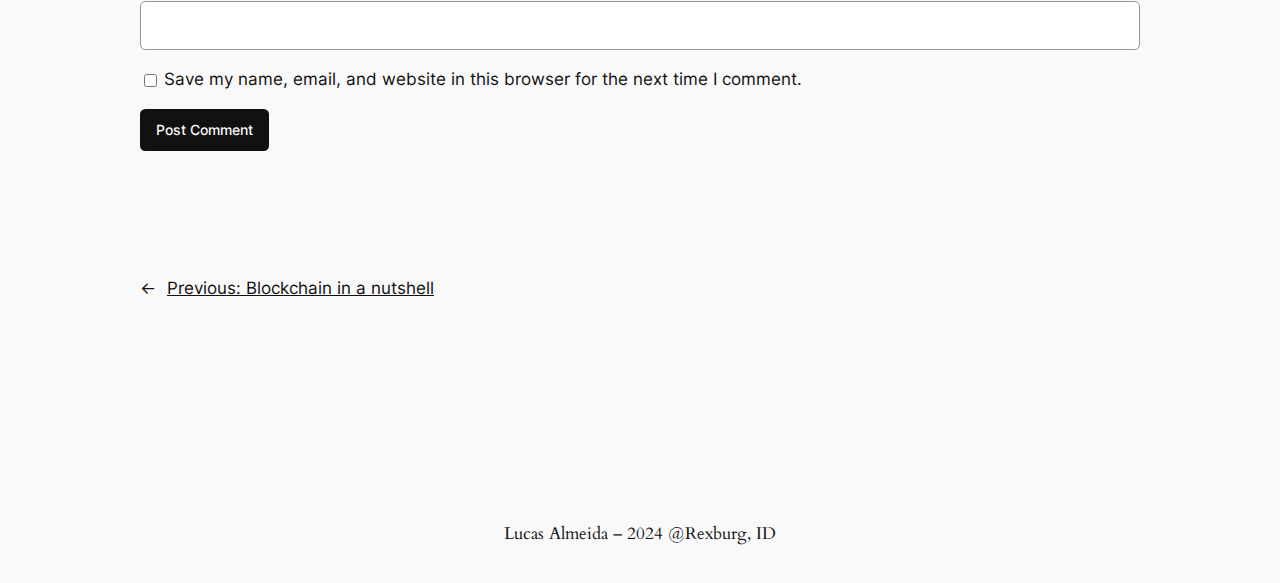
<file: hello-world/index.html>
<!DOCTYPE html>
<html lang="en-US">
<head>
	<meta charset="UTF-8">
	<meta name="viewport" content="width=device-width, initial-scale=1">
<meta name="robots" content="noindex, nofollow">
<title>&#8220;Hello world!&#8221; in WordPress? &#8211; Personal portfolio</title>
<link rel="alternate" type="application/rss+xml" title="Personal portfolio &raquo; Feed" href="/feed">
<link rel="alternate" type="application/rss+xml" title="Personal portfolio &raquo; Comments Feed" href="/comments/feed">
<link rel="alternate" type="application/rss+xml" title="Personal portfolio &raquo; &#8220;Hello world!&#8221; in WordPress? Comments Feed" href="/hello-world/feed">
<script>
window._wpemojiSettings = {"baseUrl":"https:\/\/s.w.org\/images\/core\/emoji\/15.0.3\/72x72\/","ext":".png","svgUrl":"https:\/\/s.w.org\/images\/core\/emoji\/15.0.3\/svg\/","svgExt":".svg","source":{"concatemoji":"\/wp-includes\/js\/wp-emoji-release.min.js?ver=6.5.2"}};
/*! This file is auto-generated */
!function(i,n){var o,s,e;function c(e){try{var t={supportTests:e,timestamp:(new Date).valueOf()};sessionStorage.setItem(o,JSON.stringify(t))}catch(e){}}function p(e,t,n){e.clearRect(0,0,e.canvas.width,e.canvas.height),e.fillText(t,0,0);var t=new Uint32Array(e.getImageData(0,0,e.canvas.width,e.canvas.height).data),r=(e.clearRect(0,0,e.canvas.width,e.canvas.height),e.fillText(n,0,0),new Uint32Array(e.getImageData(0,0,e.canvas.width,e.canvas.height).data));return t.every(function(e,t){return e===r[t]})}function u(e,t,n){switch(t){case"flag":return n(e,"🏳️‍⚧️","🏳️​⚧️")?!1:!n(e,"🇺🇳","🇺​🇳")&&!n(e,"🏴󠁧󠁢󠁥󠁮󠁧󠁿","🏴​󠁧​󠁢​󠁥​󠁮​󠁧​󠁿");case"emoji":return!n(e,"🐦‍⬛","🐦​⬛")}return!1}function f(e,t,n){var r="undefined"!=typeof WorkerGlobalScope&&self instanceof WorkerGlobalScope?new OffscreenCanvas(300,150):i.createElement("canvas"),a=r.getContext("2d",{willReadFrequently:!0}),o=(a.textBaseline="top",a.font="600 32px Arial",{});return e.forEach(function(e){o[e]=t(a,e,n)}),o}function t(e){var t=i.createElement("script");t.src=e,t.defer=!0,i.head.appendChild(t)}"undefined"!=typeof Promise&&(o="wpEmojiSettingsSupports",s=["flag","emoji"],n.supports={everything:!0,everythingExceptFlag:!0},e=new Promise(function(e){i.addEventListener("DOMContentLoaded",e,{once:!0})}),new Promise(function(t){var n=function(){try{var e=JSON.parse(sessionStorage.getItem(o));if("object"==typeof e&&"number"==typeof e.timestamp&&(new Date).valueOf()<e.timestamp+604800&&"object"==typeof e.supportTests)return e.supportTests}catch(e){}return null}();if(!n){if("undefined"!=typeof Worker&&"undefined"!=typeof OffscreenCanvas&&"undefined"!=typeof URL&&URL.createObjectURL&&"undefined"!=typeof Blob)try{var e="postMessage("+f.toString()+"("+[JSON.stringify(s),u.toString(),p.toString()].join(",")+"));",r=new Blob([e],{type:"text/javascript"}),a=new Worker(URL.createObjectURL(r),{name:"wpTestEmojiSupports"});return void(a.onmessage=function(e){c(n=e.data),a.terminate(),t(n)})}catch(e){}c(n=f(s,u,p))}t(n)}).then(function(e){for(var t in e)n.supports[t]=e[t],n.supports.everything=n.supports.everything&&n.supports[t],"flag"!==t&&(n.supports.everythingExceptFlag=n.supports.everythingExceptFlag&&n.supports[t]);n.supports.everythingExceptFlag=n.supports.everythingExceptFlag&&!n.supports.flag,n.DOMReady=!1,n.readyCallback=function(){n.DOMReady=!0}}).then(function(){return e}).then(function(){var e;n.supports.everything||(n.readyCallback(),(e=n.source||{}).concatemoji?t(e.concatemoji):e.wpemoji&&e.twemoji&&(t(e.twemoji),t(e.wpemoji)))}))}((window,document),window._wpemojiSettings);
</script>
<style id="wp-block-site-title-inline-css">.wp-block-site-title a{color:inherit}</style>
<style id="wp-block-navigation-link-inline-css">.wp-block-navigation .wp-block-navigation-item__label{overflow-wrap:break-word}.wp-block-navigation .wp-block-navigation-item__description{display:none}.link-ui-tools{border-top:1px solid #f0f0f0;padding:8px}.link-ui-block-inserter{padding-top:8px}.link-ui-block-inserter__back{margin-left:8px;text-transform:uppercase}.components-popover-pointer-events-trap{background-color:initial;cursor:pointer;inset:0;position:fixed;z-index:1000000}

				.is-style-arrow-link .wp-block-navigation-item__label:after {
					content: "\2197";
					padding-inline-start: 0.25rem;
					vertical-align: middle;
					text-decoration: none;
					display: inline-block;
				}</style>
<link rel="stylesheet" id="wp-block-navigation-css" href="/wp-includes/blocks/navigation/style.min.css?ver=6.5.2" media="all">
<style id="wp-block-group-inline-css">.wp-block-group{box-sizing:border-box}</style>
<style id="wp-block-button-inline-css">.wp-block-button__link{box-sizing:border-box;cursor:pointer;display:inline-block;text-align:center;word-break:break-word}.wp-block-button__link.aligncenter{text-align:center}.wp-block-button__link.alignright{text-align:right}:where(.wp-block-button__link){border-radius:9999px;box-shadow:none;padding:calc(.667em + 2px) calc(1.333em + 2px);text-decoration:none}.wp-block-button[style*=text-decoration] .wp-block-button__link{text-decoration:inherit}.wp-block-buttons>.wp-block-button.has-custom-width{max-width:none}.wp-block-buttons>.wp-block-button.has-custom-width .wp-block-button__link{width:100%}.wp-block-buttons>.wp-block-button.has-custom-font-size .wp-block-button__link{font-size:inherit}.wp-block-buttons>.wp-block-button.wp-block-button__width-25{width:calc(25% - var(--wp--style--block-gap, .5em)*.75)}.wp-block-buttons>.wp-block-button.wp-block-button__width-50{width:calc(50% - var(--wp--style--block-gap, .5em)*.5)}.wp-block-buttons>.wp-block-button.wp-block-button__width-75{width:calc(75% - var(--wp--style--block-gap, .5em)*.25)}.wp-block-buttons>.wp-block-button.wp-block-button__width-100{flex-basis:100%;width:100%}.wp-block-buttons.is-vertical>.wp-block-button.wp-block-button__width-25{width:25%}.wp-block-buttons.is-vertical>.wp-block-button.wp-block-button__width-50{width:50%}.wp-block-buttons.is-vertical>.wp-block-button.wp-block-button__width-75{width:75%}.wp-block-button.is-style-squared,.wp-block-button__link.wp-block-button.is-style-squared{border-radius:0}.wp-block-button.no-border-radius,.wp-block-button__link.no-border-radius{border-radius:0!important}.wp-block-button .wp-block-button__link:where(.is-style-outline),.wp-block-button:where(.is-style-outline)>.wp-block-button__link{border:2px solid;padding:.667em 1.333em}.wp-block-button .wp-block-button__link:where(.is-style-outline):not(.has-text-color),.wp-block-button:where(.is-style-outline)>.wp-block-button__link:not(.has-text-color){color:currentColor}.wp-block-button .wp-block-button__link:where(.is-style-outline):not(.has-background),.wp-block-button:where(.is-style-outline)>.wp-block-button__link:not(.has-background){background-color:initial;background-image:none}.wp-block-button .wp-block-button__link:where(.has-border-color){border-width:initial}.wp-block-button .wp-block-button__link:where([style*=border-top-color]){border-top-width:medium}.wp-block-button .wp-block-button__link:where([style*=border-right-color]){border-right-width:medium}.wp-block-button .wp-block-button__link:where([style*=border-bottom-color]){border-bottom-width:medium}.wp-block-button .wp-block-button__link:where([style*=border-left-color]){border-left-width:medium}.wp-block-button .wp-block-button__link:where([style*=border-style]){border-width:initial}.wp-block-button .wp-block-button__link:where([style*=border-top-style]){border-top-width:medium}.wp-block-button .wp-block-button__link:where([style*=border-right-style]){border-right-width:medium}.wp-block-button .wp-block-button__link:where([style*=border-bottom-style]){border-bottom-width:medium}.wp-block-button .wp-block-button__link:where([style*=border-left-style]){border-left-width:medium}</style>
<style id="twentytwentyfour-button-style-outline-inline-css">.wp-block-button.is-style-outline
	> .wp-block-button__link:not(.has-text-color, .has-background):hover {
	background-color: var(--wp--preset--color--contrast-2, var(--wp--preset--color--contrast, transparent));
	color: var(--wp--preset--color--base);
	border-color: var(--wp--preset--color--contrast-2, var(--wp--preset--color--contrast, currentColor));
}</style>
<style id="wp-block-buttons-inline-css">.wp-block-buttons.is-vertical{flex-direction:column}.wp-block-buttons.is-vertical>.wp-block-button:last-child{margin-bottom:0}.wp-block-buttons>.wp-block-button{display:inline-block;margin:0}.wp-block-buttons.is-content-justification-left{justify-content:flex-start}.wp-block-buttons.is-content-justification-left.is-vertical{align-items:flex-start}.wp-block-buttons.is-content-justification-center{justify-content:center}.wp-block-buttons.is-content-justification-center.is-vertical{align-items:center}.wp-block-buttons.is-content-justification-right{justify-content:flex-end}.wp-block-buttons.is-content-justification-right.is-vertical{align-items:flex-end}.wp-block-buttons.is-content-justification-space-between{justify-content:space-between}.wp-block-buttons.aligncenter{text-align:center}.wp-block-buttons:not(.is-content-justification-space-between,.is-content-justification-right,.is-content-justification-left,.is-content-justification-center) .wp-block-button.aligncenter{margin-left:auto;margin-right:auto;width:100%}.wp-block-buttons[style*=text-decoration] .wp-block-button,.wp-block-buttons[style*=text-decoration] .wp-block-button__link{text-decoration:inherit}.wp-block-buttons.has-custom-font-size .wp-block-button__link{font-size:inherit}.wp-block-button.aligncenter{text-align:center}</style>
<style id="wp-block-post-title-inline-css">.wp-block-post-title{box-sizing:border-box;word-break:break-word}.wp-block-post-title a{display:inline-block}</style>
<style id="wp-block-post-date-inline-css">.wp-block-post-date{box-sizing:border-box}</style>
<style id="wp-block-paragraph-inline-css">.is-small-text{font-size:.875em}.is-regular-text{font-size:1em}.is-large-text{font-size:2.25em}.is-larger-text{font-size:3em}.has-drop-cap:not(:focus):first-letter{float:left;font-size:8.4em;font-style:normal;font-weight:100;line-height:.68;margin:.05em .1em 0 0;text-transform:uppercase}body.rtl .has-drop-cap:not(:focus):first-letter{float:none;margin-left:.1em}p.has-drop-cap.has-background{overflow:hidden}p.has-background{padding:1.25em 2.375em}:where(p.has-text-color:not(.has-link-color)) a{color:inherit}p.has-text-align-left[style*="writing-mode:vertical-lr"],p.has-text-align-right[style*="writing-mode:vertical-rl"]{rotate:180deg}</style>
<style id="wp-block-post-terms-inline-css">.wp-block-post-terms{box-sizing:border-box}.wp-block-post-terms .wp-block-post-terms__separator{white-space:pre-wrap}

				.is-style-pill a,
				.is-style-pill span:not([class], [data-rich-text-placeholder]) {
					display: inline-block;
					background-color: var(--wp--preset--color--base-2);
					padding: 0.375rem 0.875rem;
					border-radius: var(--wp--preset--spacing--20);
				}

				.is-style-pill a:hover {
					background-color: var(--wp--preset--color--contrast-3);
				}</style>
<style id="wp-block-spacer-inline-css">.wp-block-spacer{clear:both}</style>
<style id="wp-block-separator-inline-css">@charset "UTF-8";.wp-block-separator{border:none;border-top:2px solid}.wp-block-separator.is-style-dots{background:none!important;border:none;height:auto;line-height:1;text-align:center}.wp-block-separator.is-style-dots:before{color:currentColor;content:"···";font-family:serif;font-size:1.5em;letter-spacing:2em;padding-left:2em}</style>
<style id="wp-block-heading-inline-css">h1.has-background,h2.has-background,h3.has-background,h4.has-background,h5.has-background,h6.has-background{padding:1.25em 2.375em}h1.has-text-align-left[style*=writing-mode]:where([style*=vertical-lr]),h1.has-text-align-right[style*=writing-mode]:where([style*=vertical-rl]),h2.has-text-align-left[style*=writing-mode]:where([style*=vertical-lr]),h2.has-text-align-right[style*=writing-mode]:where([style*=vertical-rl]),h3.has-text-align-left[style*=writing-mode]:where([style*=vertical-lr]),h3.has-text-align-right[style*=writing-mode]:where([style*=vertical-rl]),h4.has-text-align-left[style*=writing-mode]:where([style*=vertical-lr]),h4.has-text-align-right[style*=writing-mode]:where([style*=vertical-rl]),h5.has-text-align-left[style*=writing-mode]:where([style*=vertical-lr]),h5.has-text-align-right[style*=writing-mode]:where([style*=vertical-rl]),h6.has-text-align-left[style*=writing-mode]:where([style*=vertical-lr]),h6.has-text-align-right[style*=writing-mode]:where([style*=vertical-rl]){rotate:180deg}

				.is-style-asterisk:before {
					content: '';
					width: 1.5rem;
					height: 3rem;
					background: var(--wp--preset--color--contrast-2, currentColor);
					clip-path: path('M11.93.684v8.039l5.633-5.633 1.216 1.23-5.66 5.66h8.04v1.737H13.2l5.701 5.701-1.23 1.23-5.742-5.742V21h-1.737v-8.094l-5.77 5.77-1.23-1.217 5.743-5.742H.842V9.98h8.162l-5.701-5.7 1.23-1.231 5.66 5.66V.684h1.737Z');
					display: block;
				}

				/* Hide the asterisk if the heading has no content, to avoid using empty headings to display the asterisk only, which is an A11Y issue */
				.is-style-asterisk:empty:before {
					content: none;
				}

				.is-style-asterisk:-moz-only-whitespace:before {
					content: none;
				}

				.is-style-asterisk.has-text-align-center:before {
					margin: 0 auto;
				}

				.is-style-asterisk.has-text-align-right:before {
					margin-left: auto;
				}

				.rtl .is-style-asterisk.has-text-align-left:before {
					margin-right: auto;
				}</style>
<style id="wp-block-comment-template-inline-css">.wp-block-comment-template{box-sizing:border-box;list-style:none;margin-bottom:0;max-width:100%;padding:0}.wp-block-comment-template li{clear:both}.wp-block-comment-template ol{list-style:none;margin-bottom:0;max-width:100%;padding-left:2rem}.wp-block-comment-template.alignleft{float:left}.wp-block-comment-template.aligncenter{margin-left:auto;margin-right:auto;width:-moz-fit-content;width:fit-content}.wp-block-comment-template.alignright{float:right}</style>
<style id="wp-block-comments-pagination-inline-css">.wp-block-comments-pagination>.wp-block-comments-pagination-next,.wp-block-comments-pagination>.wp-block-comments-pagination-numbers,.wp-block-comments-pagination>.wp-block-comments-pagination-previous{margin-bottom:.5em;margin-right:.5em}.wp-block-comments-pagination>.wp-block-comments-pagination-next:last-child,.wp-block-comments-pagination>.wp-block-comments-pagination-numbers:last-child,.wp-block-comments-pagination>.wp-block-comments-pagination-previous:last-child{margin-right:0}.wp-block-comments-pagination .wp-block-comments-pagination-previous-arrow{display:inline-block;margin-right:1ch}.wp-block-comments-pagination .wp-block-comments-pagination-previous-arrow:not(.is-arrow-chevron){transform:scaleX(1)}.wp-block-comments-pagination .wp-block-comments-pagination-next-arrow{display:inline-block;margin-left:1ch}.wp-block-comments-pagination .wp-block-comments-pagination-next-arrow:not(.is-arrow-chevron){transform:scaleX(1)}.wp-block-comments-pagination.aligncenter{justify-content:center}</style>
<style id="wp-block-post-comments-form-inline-css">.wp-block-post-comments-form{box-sizing:border-box}.wp-block-post-comments-form[style*=font-weight] :where(.comment-reply-title){font-weight:inherit}.wp-block-post-comments-form[style*=font-family] :where(.comment-reply-title){font-family:inherit}.wp-block-post-comments-form[class*=-font-size] :where(.comment-reply-title),.wp-block-post-comments-form[style*=font-size] :where(.comment-reply-title){font-size:inherit}.wp-block-post-comments-form[style*=line-height] :where(.comment-reply-title){line-height:inherit}.wp-block-post-comments-form[style*=font-style] :where(.comment-reply-title){font-style:inherit}.wp-block-post-comments-form[style*=letter-spacing] :where(.comment-reply-title){letter-spacing:inherit}.wp-block-post-comments-form input[type=submit]{box-shadow:none;cursor:pointer;display:inline-block;overflow-wrap:break-word;text-align:center}.wp-block-post-comments-form input:not([type=submit]),.wp-block-post-comments-form textarea{border:1px solid #949494;font-family:inherit;font-size:1em}.wp-block-post-comments-form input:not([type=submit]):not([type=checkbox]),.wp-block-post-comments-form textarea{padding:calc(.667em + 2px)}.wp-block-post-comments-form .comment-form input:not([type=submit]):not([type=checkbox]):not([type=hidden]),.wp-block-post-comments-form .comment-form textarea{box-sizing:border-box;display:block;width:100%}.wp-block-post-comments-form .comment-form-author label,.wp-block-post-comments-form .comment-form-email label,.wp-block-post-comments-form .comment-form-url label{display:block;margin-bottom:.25em}.wp-block-post-comments-form .comment-form-cookies-consent{display:flex;gap:.25em}.wp-block-post-comments-form .comment-form-cookies-consent #wp-comment-cookies-consent{margin-top:.35em}.wp-block-post-comments-form .comment-reply-title{margin-bottom:0}.wp-block-post-comments-form .comment-reply-title :where(small){font-size:var(--wp--preset--font-size--medium,smaller);margin-left:.5em}</style>
<style id="wp-block-comments-inline-css">.wp-block-post-comments{box-sizing:border-box}.wp-block-post-comments .alignleft{float:left}.wp-block-post-comments .alignright{float:right}.wp-block-post-comments .navigation:after{clear:both;content:"";display:table}.wp-block-post-comments .commentlist{clear:both;list-style:none;margin:0;padding:0}.wp-block-post-comments .commentlist .comment{min-height:2.25em;padding-left:3.25em}.wp-block-post-comments .commentlist .comment p{font-size:1em;line-height:1.8;margin:1em 0}.wp-block-post-comments .commentlist .children{list-style:none;margin:0;padding:0}.wp-block-post-comments .comment-author{line-height:1.5}.wp-block-post-comments .comment-author .avatar{border-radius:1.5em;display:block;float:left;height:2.5em;margin-right:.75em;margin-top:.5em;width:2.5em}.wp-block-post-comments .comment-author cite{font-style:normal}.wp-block-post-comments .comment-meta{font-size:.875em;line-height:1.5}.wp-block-post-comments .comment-meta b{font-weight:400}.wp-block-post-comments .comment-meta .comment-awaiting-moderation{display:block;margin-bottom:1em;margin-top:1em}.wp-block-post-comments .comment-body .commentmetadata{font-size:.875em}.wp-block-post-comments .comment-form-author label,.wp-block-post-comments .comment-form-comment label,.wp-block-post-comments .comment-form-email label,.wp-block-post-comments .comment-form-url label{display:block;margin-bottom:.25em}.wp-block-post-comments .comment-form input:not([type=submit]):not([type=checkbox]),.wp-block-post-comments .comment-form textarea{box-sizing:border-box;display:block;width:100%}.wp-block-post-comments .comment-form-cookies-consent{display:flex;gap:.25em}.wp-block-post-comments .comment-form-cookies-consent #wp-comment-cookies-consent{margin-top:.35em}.wp-block-post-comments .comment-reply-title{margin-bottom:0}.wp-block-post-comments .comment-reply-title :where(small){font-size:var(--wp--preset--font-size--medium,smaller);margin-left:.5em}.wp-block-post-comments .reply{font-size:.875em;margin-bottom:1.4em}.wp-block-post-comments input:not([type=submit]),.wp-block-post-comments textarea{border:1px solid #949494;font-family:inherit;font-size:1em}.wp-block-post-comments input:not([type=submit]):not([type=checkbox]),.wp-block-post-comments textarea{padding:calc(.667em + 2px)}:where(.wp-block-post-comments input[type=submit]){border:none}</style>
<style id="wp-block-post-navigation-link-inline-css">.wp-block-post-navigation-link .wp-block-post-navigation-link__arrow-previous{display:inline-block;margin-right:1ch}.wp-block-post-navigation-link .wp-block-post-navigation-link__arrow-previous:not(.is-arrow-chevron){transform:scaleX(1)}.wp-block-post-navigation-link .wp-block-post-navigation-link__arrow-next{display:inline-block;margin-left:1ch}.wp-block-post-navigation-link .wp-block-post-navigation-link__arrow-next:not(.is-arrow-chevron){transform:scaleX(1)}.wp-block-post-navigation-link.has-text-align-left[style*="writing-mode: vertical-lr"],.wp-block-post-navigation-link.has-text-align-right[style*="writing-mode: vertical-rl"]{rotate:180deg}</style>
<style id="wp-emoji-styles-inline-css">img.wp-smiley, img.emoji {
		display: inline !important;
		border: none !important;
		box-shadow: none !important;
		height: 1em !important;
		width: 1em !important;
		margin: 0 0.07em !important;
		vertical-align: -0.1em !important;
		background: none !important;
		padding: 0 !important;
	}</style>
<style id="wp-block-library-inline-css">:root{--wp-admin-theme-color:#007cba;--wp-admin-theme-color--rgb:0,124,186;--wp-admin-theme-color-darker-10:#006ba1;--wp-admin-theme-color-darker-10--rgb:0,107,161;--wp-admin-theme-color-darker-20:#005a87;--wp-admin-theme-color-darker-20--rgb:0,90,135;--wp-admin-border-width-focus:2px;--wp-block-synced-color:#7a00df;--wp-block-synced-color--rgb:122,0,223;--wp-bound-block-color:#9747ff}@media (min-resolution:192dpi){:root{--wp-admin-border-width-focus:1.5px}}.wp-element-button{cursor:pointer}:root{--wp--preset--font-size--normal:16px;--wp--preset--font-size--huge:42px}:root .has-very-light-gray-background-color{background-color:#eee}:root .has-very-dark-gray-background-color{background-color:#313131}:root .has-very-light-gray-color{color:#eee}:root .has-very-dark-gray-color{color:#313131}:root .has-vivid-green-cyan-to-vivid-cyan-blue-gradient-background{background:linear-gradient(135deg,#00d084,#0693e3)}:root .has-purple-crush-gradient-background{background:linear-gradient(135deg,#34e2e4,#4721fb 50%,#ab1dfe)}:root .has-hazy-dawn-gradient-background{background:linear-gradient(135deg,#faaca8,#dad0ec)}:root .has-subdued-olive-gradient-background{background:linear-gradient(135deg,#fafae1,#67a671)}:root .has-atomic-cream-gradient-background{background:linear-gradient(135deg,#fdd79a,#004a59)}:root .has-nightshade-gradient-background{background:linear-gradient(135deg,#330968,#31cdcf)}:root .has-midnight-gradient-background{background:linear-gradient(135deg,#020381,#2874fc)}.has-regular-font-size{font-size:1em}.has-larger-font-size{font-size:2.625em}.has-normal-font-size{font-size:var(--wp--preset--font-size--normal)}.has-huge-font-size{font-size:var(--wp--preset--font-size--huge)}.has-text-align-center{text-align:center}.has-text-align-left{text-align:left}.has-text-align-right{text-align:right}#end-resizable-editor-section{display:none}.aligncenter{clear:both}.items-justified-left{justify-content:flex-start}.items-justified-center{justify-content:center}.items-justified-right{justify-content:flex-end}.items-justified-space-between{justify-content:space-between}.screen-reader-text{border:0;clip:rect(1px,1px,1px,1px);-webkit-clip-path:inset(50%);clip-path:inset(50%);height:1px;margin:-1px;overflow:hidden;padding:0;position:absolute;width:1px;word-wrap:normal!important}.screen-reader-text:focus{background-color:#ddd;clip:auto!important;-webkit-clip-path:none;clip-path:none;color:#444;display:block;font-size:1em;height:auto;left:5px;line-height:normal;padding:15px 23px 14px;text-decoration:none;top:5px;width:auto;z-index:100000}html :where(.has-border-color){border-style:solid}html :where([style*=border-top-color]){border-top-style:solid}html :where([style*=border-right-color]){border-right-style:solid}html :where([style*=border-bottom-color]){border-bottom-style:solid}html :where([style*=border-left-color]){border-left-style:solid}html :where([style*=border-width]){border-style:solid}html :where([style*=border-top-width]){border-top-style:solid}html :where([style*=border-right-width]){border-right-style:solid}html :where([style*=border-bottom-width]){border-bottom-style:solid}html :where([style*=border-left-width]){border-left-style:solid}html :where(img[class*=wp-image-]){height:auto;max-width:100%}:where(figure){margin:0 0 1em}html :where(.is-position-sticky){--wp-admin--admin-bar--position-offset:var(--wp-admin--admin-bar--height,0px)}@media screen and (max-width:600px){html :where(.is-position-sticky){--wp-admin--admin-bar--position-offset:0px}}</style>
<style id="global-styles-inline-css">body{--wp--preset--color--black: #000000;--wp--preset--color--cyan-bluish-gray: #abb8c3;--wp--preset--color--white: #ffffff;--wp--preset--color--pale-pink: #f78da7;--wp--preset--color--vivid-red: #cf2e2e;--wp--preset--color--luminous-vivid-orange: #ff6900;--wp--preset--color--luminous-vivid-amber: #fcb900;--wp--preset--color--light-green-cyan: #7bdcb5;--wp--preset--color--vivid-green-cyan: #00d084;--wp--preset--color--pale-cyan-blue: #8ed1fc;--wp--preset--color--vivid-cyan-blue: #0693e3;--wp--preset--color--vivid-purple: #9b51e0;--wp--preset--color--base: #f9f9f9;--wp--preset--color--base-2: #ffffff;--wp--preset--color--contrast: #111111;--wp--preset--color--contrast-2: #636363;--wp--preset--color--contrast-3: #A4A4A4;--wp--preset--color--accent: #cfcabe;--wp--preset--color--accent-2: #c2a990;--wp--preset--color--accent-3: #d8613c;--wp--preset--color--accent-4: #b1c5a4;--wp--preset--color--accent-5: #b5bdbc;--wp--preset--gradient--vivid-cyan-blue-to-vivid-purple: linear-gradient(135deg,rgba(6,147,227,1) 0%,rgb(155,81,224) 100%);--wp--preset--gradient--light-green-cyan-to-vivid-green-cyan: linear-gradient(135deg,rgb(122,220,180) 0%,rgb(0,208,130) 100%);--wp--preset--gradient--luminous-vivid-amber-to-luminous-vivid-orange: linear-gradient(135deg,rgba(252,185,0,1) 0%,rgba(255,105,0,1) 100%);--wp--preset--gradient--luminous-vivid-orange-to-vivid-red: linear-gradient(135deg,rgba(255,105,0,1) 0%,rgb(207,46,46) 100%);--wp--preset--gradient--very-light-gray-to-cyan-bluish-gray: linear-gradient(135deg,rgb(238,238,238) 0%,rgb(169,184,195) 100%);--wp--preset--gradient--cool-to-warm-spectrum: linear-gradient(135deg,rgb(74,234,220) 0%,rgb(151,120,209) 20%,rgb(207,42,186) 40%,rgb(238,44,130) 60%,rgb(251,105,98) 80%,rgb(254,248,76) 100%);--wp--preset--gradient--blush-light-purple: linear-gradient(135deg,rgb(255,206,236) 0%,rgb(152,150,240) 100%);--wp--preset--gradient--blush-bordeaux: linear-gradient(135deg,rgb(254,205,165) 0%,rgb(254,45,45) 50%,rgb(107,0,62) 100%);--wp--preset--gradient--luminous-dusk: linear-gradient(135deg,rgb(255,203,112) 0%,rgb(199,81,192) 50%,rgb(65,88,208) 100%);--wp--preset--gradient--pale-ocean: linear-gradient(135deg,rgb(255,245,203) 0%,rgb(182,227,212) 50%,rgb(51,167,181) 100%);--wp--preset--gradient--electric-grass: linear-gradient(135deg,rgb(202,248,128) 0%,rgb(113,206,126) 100%);--wp--preset--gradient--midnight: linear-gradient(135deg,rgb(2,3,129) 0%,rgb(40,116,252) 100%);--wp--preset--gradient--gradient-1: linear-gradient(to bottom, #cfcabe 0%, #F9F9F9 100%);--wp--preset--gradient--gradient-2: linear-gradient(to bottom, #C2A990 0%, #F9F9F9 100%);--wp--preset--gradient--gradient-3: linear-gradient(to bottom, #D8613C 0%, #F9F9F9 100%);--wp--preset--gradient--gradient-4: linear-gradient(to bottom, #B1C5A4 0%, #F9F9F9 100%);--wp--preset--gradient--gradient-5: linear-gradient(to bottom, #B5BDBC 0%, #F9F9F9 100%);--wp--preset--gradient--gradient-6: linear-gradient(to bottom, #A4A4A4 0%, #F9F9F9 100%);--wp--preset--gradient--gradient-7: linear-gradient(to bottom, #cfcabe 50%, #F9F9F9 50%);--wp--preset--gradient--gradient-8: linear-gradient(to bottom, #C2A990 50%, #F9F9F9 50%);--wp--preset--gradient--gradient-9: linear-gradient(to bottom, #D8613C 50%, #F9F9F9 50%);--wp--preset--gradient--gradient-10: linear-gradient(to bottom, #B1C5A4 50%, #F9F9F9 50%);--wp--preset--gradient--gradient-11: linear-gradient(to bottom, #B5BDBC 50%, #F9F9F9 50%);--wp--preset--gradient--gradient-12: linear-gradient(to bottom, #A4A4A4 50%, #F9F9F9 50%);--wp--preset--font-size--small: 0.9rem;--wp--preset--font-size--medium: 1.05rem;--wp--preset--font-size--large: clamp(1.39rem, 1.39rem + ((1vw - 0.2rem) * 2.3), 1.85rem);--wp--preset--font-size--x-large: clamp(1.85rem, 1.85rem + ((1vw - 0.2rem) * 3.25), 2.5rem);--wp--preset--font-size--xx-large: clamp(2.5rem, 2.5rem + ((1vw - 0.2rem) * 3.85), 3.27rem);--wp--preset--font-family--body: "Inter", sans-serif;--wp--preset--font-family--heading: Cardo;--wp--preset--font-family--system-sans-serif: -apple-system, BlinkMacSystemFont, avenir next, avenir, segoe ui, helvetica neue, helvetica, Cantarell, Ubuntu, roboto, noto, arial, sans-serif;--wp--preset--font-family--system-serif: Iowan Old Style, Apple Garamond, Baskerville, Times New Roman, Droid Serif, Times, Source Serif Pro, serif, Apple Color Emoji, Segoe UI Emoji, Segoe UI Symbol;--wp--preset--spacing--10: 1rem;--wp--preset--spacing--20: min(1.5rem, 2vw);--wp--preset--spacing--30: min(2.5rem, 3vw);--wp--preset--spacing--40: min(4rem, 5vw);--wp--preset--spacing--50: min(6.5rem, 8vw);--wp--preset--spacing--60: min(10.5rem, 13vw);--wp--preset--shadow--natural: 6px 6px 9px rgba(0, 0, 0, 0.2);--wp--preset--shadow--deep: 12px 12px 50px rgba(0, 0, 0, 0.4);--wp--preset--shadow--sharp: 6px 6px 0px rgba(0, 0, 0, 0.2);--wp--preset--shadow--outlined: 6px 6px 0px -3px rgba(255, 255, 255, 1), 6px 6px rgba(0, 0, 0, 1);--wp--preset--shadow--crisp: 6px 6px 0px rgba(0, 0, 0, 1);}body { margin: 0;--wp--style--global--content-size: 310px;--wp--style--global--wide-size: 640px; }.wp-site-blocks { padding-top: var(--wp--style--root--padding-top); padding-bottom: var(--wp--style--root--padding-bottom); }.has-global-padding { padding-right: var(--wp--style--root--padding-right); padding-left: var(--wp--style--root--padding-left); }.has-global-padding :where(.has-global-padding:not(.wp-block-block)) { padding-right: 0; padding-left: 0; }.has-global-padding > .alignfull { margin-right: calc(var(--wp--style--root--padding-right) * -1); margin-left: calc(var(--wp--style--root--padding-left) * -1); }.has-global-padding :where(.has-global-padding:not(.wp-block-block)) > .alignfull { margin-right: 0; margin-left: 0; }.has-global-padding > .alignfull:where(:not(.has-global-padding):not(.is-layout-flex):not(.is-layout-grid)) > :where([class*="wp-block-"]:not(.alignfull):not([class*="__"]),p,h1,h2,h3,h4,h5,h6,ul,ol) { padding-right: var(--wp--style--root--padding-right); padding-left: var(--wp--style--root--padding-left); }.has-global-padding :where(.has-global-padding) > .alignfull:where(:not(.has-global-padding)) > :where([class*="wp-block-"]:not(.alignfull):not([class*="__"]),p,h1,h2,h3,h4,h5,h6,ul,ol) { padding-right: 0; padding-left: 0; }.wp-site-blocks > .alignleft { float: left; margin-right: 2em; }.wp-site-blocks > .alignright { float: right; margin-left: 2em; }.wp-site-blocks > .aligncenter { justify-content: center; margin-left: auto; margin-right: auto; }:where(.wp-site-blocks) > * { margin-block-start: 1.2rem; margin-block-end: 0; }:where(.wp-site-blocks) > :first-child:first-child { margin-block-start: 0; }:where(.wp-site-blocks) > :last-child:last-child { margin-block-end: 0; }body { --wp--style--block-gap: 1.2rem; }:where(body .is-layout-flow)  > :first-child:first-child{margin-block-start: 0;}:where(body .is-layout-flow)  > :last-child:last-child{margin-block-end: 0;}:where(body .is-layout-flow)  > *{margin-block-start: 1.2rem;margin-block-end: 0;}:where(body .is-layout-constrained)  > :first-child:first-child{margin-block-start: 0;}:where(body .is-layout-constrained)  > :last-child:last-child{margin-block-end: 0;}:where(body .is-layout-constrained)  > *{margin-block-start: 1.2rem;margin-block-end: 0;}:where(body .is-layout-flex) {gap: 1.2rem;}:where(body .is-layout-grid) {gap: 1.2rem;}body .is-layout-flow > .alignleft{float: left;margin-inline-start: 0;margin-inline-end: 2em;}body .is-layout-flow > .alignright{float: right;margin-inline-start: 2em;margin-inline-end: 0;}body .is-layout-flow > .aligncenter{margin-left: auto !important;margin-right: auto !important;}body .is-layout-constrained > .alignleft{float: left;margin-inline-start: 0;margin-inline-end: 2em;}body .is-layout-constrained > .alignright{float: right;margin-inline-start: 2em;margin-inline-end: 0;}body .is-layout-constrained > .aligncenter{margin-left: auto !important;margin-right: auto !important;}body .is-layout-constrained > :where(:not(.alignleft):not(.alignright):not(.alignfull)){max-width: var(--wp--style--global--content-size);margin-left: auto !important;margin-right: auto !important;}body .is-layout-constrained > .alignwide{max-width: var(--wp--style--global--wide-size);}body .is-layout-flex{display: flex;}body .is-layout-flex{flex-wrap: wrap;align-items: center;}body .is-layout-flex > *{margin: 0;}body .is-layout-grid{display: grid;}body .is-layout-grid > *{margin: 0;}body{background-color: var(--wp--preset--color--base);color: var(--wp--preset--color--contrast);font-family: var(--wp--preset--font-family--body);font-size: var(--wp--preset--font-size--medium);font-style: normal;font-weight: 400;line-height: 1.55;--wp--style--root--padding-top: 0px;--wp--style--root--padding-right: var(--wp--preset--spacing--40);--wp--style--root--padding-bottom: 0px;--wp--style--root--padding-left: var(--wp--preset--spacing--40);}a:where(:not(.wp-element-button)){color: var(--wp--preset--color--contrast);text-decoration: underline;}a:where(:not(.wp-element-button)):hover{text-decoration: none;}h1, h2, h3, h4, h5, h6{color: var(--wp--preset--color--contrast);font-family: var(--wp--preset--font-family--heading);font-weight: 400;line-height: 1.2;}h1{font-size: var(--wp--preset--font-size--xx-large);line-height: 1.15;}h2{font-size: var(--wp--preset--font-size--x-large);}h3{font-size: var(--wp--preset--font-size--large);}h4{font-size: clamp(1.1rem, 1.1rem + ((1vw - 0.2rem) * 0.767), 1.5rem);}h5{font-size: var(--wp--preset--font-size--medium);}h6{font-size: var(--wp--preset--font-size--small);}.wp-element-button, .wp-block-button__link{background-color: var(--wp--preset--color--contrast);border-radius: .33rem;border-color: var(--wp--preset--color--contrast);border-width: 0;color: var(--wp--preset--color--base);font-family: inherit;font-size: var(--wp--preset--font-size--small);font-style: normal;font-weight: 500;line-height: inherit;padding-top: 0.6rem;padding-right: 1rem;padding-bottom: 0.6rem;padding-left: 1rem;text-decoration: none;}.wp-element-button:hover, .wp-block-button__link:hover{background-color: var(--wp--preset--color--contrast-2);border-color: var(--wp--preset--color--contrast-2);color: var(--wp--preset--color--base);}.wp-element-button:focus, .wp-block-button__link:focus{background-color: var(--wp--preset--color--contrast-2);border-color: var(--wp--preset--color--contrast-2);color: var(--wp--preset--color--base);outline-color: var(--wp--preset--color--contrast);outline-offset: 2px;}.wp-element-button:active, .wp-block-button__link:active{background-color: var(--wp--preset--color--contrast);color: var(--wp--preset--color--base);}.wp-element-caption, .wp-block-audio figcaption, .wp-block-embed figcaption, .wp-block-gallery figcaption, .wp-block-image figcaption, .wp-block-table figcaption, .wp-block-video figcaption{color: var(--wp--preset--color--contrast-2);font-family: var(--wp--preset--font-family--body);font-size: 0.8rem;}.has-black-color{color: var(--wp--preset--color--black) !important;}.has-cyan-bluish-gray-color{color: var(--wp--preset--color--cyan-bluish-gray) !important;}.has-white-color{color: var(--wp--preset--color--white) !important;}.has-pale-pink-color{color: var(--wp--preset--color--pale-pink) !important;}.has-vivid-red-color{color: var(--wp--preset--color--vivid-red) !important;}.has-luminous-vivid-orange-color{color: var(--wp--preset--color--luminous-vivid-orange) !important;}.has-luminous-vivid-amber-color{color: var(--wp--preset--color--luminous-vivid-amber) !important;}.has-light-green-cyan-color{color: var(--wp--preset--color--light-green-cyan) !important;}.has-vivid-green-cyan-color{color: var(--wp--preset--color--vivid-green-cyan) !important;}.has-pale-cyan-blue-color{color: var(--wp--preset--color--pale-cyan-blue) !important;}.has-vivid-cyan-blue-color{color: var(--wp--preset--color--vivid-cyan-blue) !important;}.has-vivid-purple-color{color: var(--wp--preset--color--vivid-purple) !important;}.has-base-color{color: var(--wp--preset--color--base) !important;}.has-base-2-color{color: var(--wp--preset--color--base-2) !important;}.has-contrast-color{color: var(--wp--preset--color--contrast) !important;}.has-contrast-2-color{color: var(--wp--preset--color--contrast-2) !important;}.has-contrast-3-color{color: var(--wp--preset--color--contrast-3) !important;}.has-accent-color{color: var(--wp--preset--color--accent) !important;}.has-accent-2-color{color: var(--wp--preset--color--accent-2) !important;}.has-accent-3-color{color: var(--wp--preset--color--accent-3) !important;}.has-accent-4-color{color: var(--wp--preset--color--accent-4) !important;}.has-accent-5-color{color: var(--wp--preset--color--accent-5) !important;}.has-black-background-color{background-color: var(--wp--preset--color--black) !important;}.has-cyan-bluish-gray-background-color{background-color: var(--wp--preset--color--cyan-bluish-gray) !important;}.has-white-background-color{background-color: var(--wp--preset--color--white) !important;}.has-pale-pink-background-color{background-color: var(--wp--preset--color--pale-pink) !important;}.has-vivid-red-background-color{background-color: var(--wp--preset--color--vivid-red) !important;}.has-luminous-vivid-orange-background-color{background-color: var(--wp--preset--color--luminous-vivid-orange) !important;}.has-luminous-vivid-amber-background-color{background-color: var(--wp--preset--color--luminous-vivid-amber) !important;}.has-light-green-cyan-background-color{background-color: var(--wp--preset--color--light-green-cyan) !important;}.has-vivid-green-cyan-background-color{background-color: var(--wp--preset--color--vivid-green-cyan) !important;}.has-pale-cyan-blue-background-color{background-color: var(--wp--preset--color--pale-cyan-blue) !important;}.has-vivid-cyan-blue-background-color{background-color: var(--wp--preset--color--vivid-cyan-blue) !important;}.has-vivid-purple-background-color{background-color: var(--wp--preset--color--vivid-purple) !important;}.has-base-background-color{background-color: var(--wp--preset--color--base) !important;}.has-base-2-background-color{background-color: var(--wp--preset--color--base-2) !important;}.has-contrast-background-color{background-color: var(--wp--preset--color--contrast) !important;}.has-contrast-2-background-color{background-color: var(--wp--preset--color--contrast-2) !important;}.has-contrast-3-background-color{background-color: var(--wp--preset--color--contrast-3) !important;}.has-accent-background-color{background-color: var(--wp--preset--color--accent) !important;}.has-accent-2-background-color{background-color: var(--wp--preset--color--accent-2) !important;}.has-accent-3-background-color{background-color: var(--wp--preset--color--accent-3) !important;}.has-accent-4-background-color{background-color: var(--wp--preset--color--accent-4) !important;}.has-accent-5-background-color{background-color: var(--wp--preset--color--accent-5) !important;}.has-black-border-color{border-color: var(--wp--preset--color--black) !important;}.has-cyan-bluish-gray-border-color{border-color: var(--wp--preset--color--cyan-bluish-gray) !important;}.has-white-border-color{border-color: var(--wp--preset--color--white) !important;}.has-pale-pink-border-color{border-color: var(--wp--preset--color--pale-pink) !important;}.has-vivid-red-border-color{border-color: var(--wp--preset--color--vivid-red) !important;}.has-luminous-vivid-orange-border-color{border-color: var(--wp--preset--color--luminous-vivid-orange) !important;}.has-luminous-vivid-amber-border-color{border-color: var(--wp--preset--color--luminous-vivid-amber) !important;}.has-light-green-cyan-border-color{border-color: var(--wp--preset--color--light-green-cyan) !important;}.has-vivid-green-cyan-border-color{border-color: var(--wp--preset--color--vivid-green-cyan) !important;}.has-pale-cyan-blue-border-color{border-color: var(--wp--preset--color--pale-cyan-blue) !important;}.has-vivid-cyan-blue-border-color{border-color: var(--wp--preset--color--vivid-cyan-blue) !important;}.has-vivid-purple-border-color{border-color: var(--wp--preset--color--vivid-purple) !important;}.has-base-border-color{border-color: var(--wp--preset--color--base) !important;}.has-base-2-border-color{border-color: var(--wp--preset--color--base-2) !important;}.has-contrast-border-color{border-color: var(--wp--preset--color--contrast) !important;}.has-contrast-2-border-color{border-color: var(--wp--preset--color--contrast-2) !important;}.has-contrast-3-border-color{border-color: var(--wp--preset--color--contrast-3) !important;}.has-accent-border-color{border-color: var(--wp--preset--color--accent) !important;}.has-accent-2-border-color{border-color: var(--wp--preset--color--accent-2) !important;}.has-accent-3-border-color{border-color: var(--wp--preset--color--accent-3) !important;}.has-accent-4-border-color{border-color: var(--wp--preset--color--accent-4) !important;}.has-accent-5-border-color{border-color: var(--wp--preset--color--accent-5) !important;}.has-vivid-cyan-blue-to-vivid-purple-gradient-background{background: var(--wp--preset--gradient--vivid-cyan-blue-to-vivid-purple) !important;}.has-light-green-cyan-to-vivid-green-cyan-gradient-background{background: var(--wp--preset--gradient--light-green-cyan-to-vivid-green-cyan) !important;}.has-luminous-vivid-amber-to-luminous-vivid-orange-gradient-background{background: var(--wp--preset--gradient--luminous-vivid-amber-to-luminous-vivid-orange) !important;}.has-luminous-vivid-orange-to-vivid-red-gradient-background{background: var(--wp--preset--gradient--luminous-vivid-orange-to-vivid-red) !important;}.has-very-light-gray-to-cyan-bluish-gray-gradient-background{background: var(--wp--preset--gradient--very-light-gray-to-cyan-bluish-gray) !important;}.has-cool-to-warm-spectrum-gradient-background{background: var(--wp--preset--gradient--cool-to-warm-spectrum) !important;}.has-blush-light-purple-gradient-background{background: var(--wp--preset--gradient--blush-light-purple) !important;}.has-blush-bordeaux-gradient-background{background: var(--wp--preset--gradient--blush-bordeaux) !important;}.has-luminous-dusk-gradient-background{background: var(--wp--preset--gradient--luminous-dusk) !important;}.has-pale-ocean-gradient-background{background: var(--wp--preset--gradient--pale-ocean) !important;}.has-electric-grass-gradient-background{background: var(--wp--preset--gradient--electric-grass) !important;}.has-midnight-gradient-background{background: var(--wp--preset--gradient--midnight) !important;}.has-gradient-1-gradient-background{background: var(--wp--preset--gradient--gradient-1) !important;}.has-gradient-2-gradient-background{background: var(--wp--preset--gradient--gradient-2) !important;}.has-gradient-3-gradient-background{background: var(--wp--preset--gradient--gradient-3) !important;}.has-gradient-4-gradient-background{background: var(--wp--preset--gradient--gradient-4) !important;}.has-gradient-5-gradient-background{background: var(--wp--preset--gradient--gradient-5) !important;}.has-gradient-6-gradient-background{background: var(--wp--preset--gradient--gradient-6) !important;}.has-gradient-7-gradient-background{background: var(--wp--preset--gradient--gradient-7) !important;}.has-gradient-8-gradient-background{background: var(--wp--preset--gradient--gradient-8) !important;}.has-gradient-9-gradient-background{background: var(--wp--preset--gradient--gradient-9) !important;}.has-gradient-10-gradient-background{background: var(--wp--preset--gradient--gradient-10) !important;}.has-gradient-11-gradient-background{background: var(--wp--preset--gradient--gradient-11) !important;}.has-gradient-12-gradient-background{background: var(--wp--preset--gradient--gradient-12) !important;}.has-small-font-size{font-size: var(--wp--preset--font-size--small) !important;}.has-medium-font-size{font-size: var(--wp--preset--font-size--medium) !important;}.has-large-font-size{font-size: var(--wp--preset--font-size--large) !important;}.has-x-large-font-size{font-size: var(--wp--preset--font-size--x-large) !important;}.has-xx-large-font-size{font-size: var(--wp--preset--font-size--xx-large) !important;}.has-body-font-family{font-family: var(--wp--preset--font-family--body) !important;}.has-heading-font-family{font-family: var(--wp--preset--font-family--heading) !important;}.has-system-sans-serif-font-family{font-family: var(--wp--preset--font-family--system-sans-serif) !important;}.has-system-serif-font-family{font-family: var(--wp--preset--font-family--system-serif) !important;}
.wp-block-navigation{font-weight: 500;}
.wp-block-navigation a:where(:not(.wp-element-button)){color: inherit;text-decoration: none;}
.wp-block-navigation a:where(:not(.wp-element-button)):hover{text-decoration: underline;}
.wp-block-button.is-style-outline .wp-block-button__link{border-width: 1px;padding-top: calc(0.6rem - 1px);padding-right: calc(1rem - 1px);padding-bottom: calc(0.6rem - 1px);padding-left: calc(1rem - 1px);}
.wp-block-buttons-is-layout-flow > :first-child:first-child{margin-block-start: 0;}.wp-block-buttons-is-layout-flow > :last-child:last-child{margin-block-end: 0;}.wp-block-buttons-is-layout-flow > *{margin-block-start: 0.7rem;margin-block-end: 0;}.wp-block-buttons-is-layout-constrained > :first-child:first-child{margin-block-start: 0;}.wp-block-buttons-is-layout-constrained > :last-child:last-child{margin-block-end: 0;}.wp-block-buttons-is-layout-constrained > *{margin-block-start: 0.7rem;margin-block-end: 0;}.wp-block-buttons-is-layout-flex{gap: 0.7rem;}.wp-block-buttons-is-layout-grid{gap: 0.7rem;}
.wp-block-comments-pagination{font-size: var(--wp--preset--font-size--small);}
.wp-block-comments-pagination-next{font-size: var(--wp--preset--font-size--small);}
.wp-block-comments-pagination-previous{font-size: var(--wp--preset--font-size--small);}
.wp-block-post-date{color: var(--wp--preset--color--contrast-2);font-size: var(--wp--preset--font-size--small);}
.wp-block-post-date a:where(:not(.wp-element-button)){color: var(--wp--preset--color--contrast-2);text-decoration: none;}
.wp-block-post-date a:where(:not(.wp-element-button)):hover{text-decoration: underline;}
.wp-block-post-terms{font-size: var(--wp--preset--font-size--small);}
.wp-block-post-terms a:where(:not(.wp-element-button)){text-decoration: none;}
.wp-block-post-terms a:where(:not(.wp-element-button)):hover{text-decoration: underline;}
.wp-block-post-title a:where(:not(.wp-element-button)){text-decoration: none;}
.wp-block-post-title a:where(:not(.wp-element-button)):hover{text-decoration: underline;}
.wp-block-separator{border-color: currentColor;border-width: 0 0 1px 0;border-style: solid;color: var(--wp--preset--color--contrast);}
.wp-block-site-title{font-family: var(--wp--preset--font-family--body);font-size: clamp(0.875rem, 0.875rem + ((1vw - 0.2rem) * 1.625), 1.2rem);font-style: normal;font-weight: 600;}
.wp-block-site-title a:where(:not(.wp-element-button)){text-decoration: none;}
.wp-block-site-title a:where(:not(.wp-element-button)):hover{text-decoration: none;}
:where(.wp-site-blocks *:focus){outline-width:2px;outline-style:solid}

figure {
border-radius:50%
}.wp-block-calendar.wp-block-calendar table:where(:not(.has-text-color)) th{background-color:var(--wp--preset--color--contrast-2);color:var(--wp--preset--color--base);border-color:var(--wp--preset--color--contrast-2)}.wp-block-calendar table:where(:not(.has-text-color)) td{border-color:var(--wp--preset--color--contrast-2)}.wp-block-categories{}.wp-block-categories{list-style-type:none;}.wp-block-categories li{margin-bottom: 0.5rem;}.wp-block-post-comments-form{}.wp-block-post-comments-form textarea, .wp-block-post-comments-form input{border-radius:.33rem}.wp-block-loginout{}.wp-block-loginout input{border-radius:.33rem;padding:calc(0.667em + 2px);border:1px solid #949494;}.wp-block-post-terms{}.wp-block-post-terms .wp-block-post-terms__prefix{color: var(--wp--preset--color--contrast-2);}.wp-block-query-title{}.wp-block-query-title span{font-style: italic;}.wp-block-quote{}.wp-block-quote :where(p){margin-block-start:0;margin-block-end:calc(var(--wp--preset--spacing--10) + 0.5rem);}.wp-block-quote :where(:last-child){margin-block-end:0;}.wp-block-quote.has-text-align-right.is-style-plain, .rtl .is-style-plain.wp-block-quote:not(.has-text-align-center):not(.has-text-align-left){border-width: 0 2px 0 0;padding-left:calc(var(--wp--preset--spacing--20) + 0.5rem);padding-right:calc(var(--wp--preset--spacing--20) + 0.5rem);}.wp-block-quote.has-text-align-left.is-style-plain, body:not(.rtl) .is-style-plain.wp-block-quote:not(.has-text-align-center):not(.has-text-align-right){border-width: 0 0 0 2px;padding-left:calc(var(--wp--preset--spacing--20) + 0.5rem);padding-right:calc(var(--wp--preset--spacing--20) + 0.5rem)}.wp-block-search{}.wp-block-search .wp-block-search__input{border-radius:.33rem}.wp-block-separator{}.wp-block-separator:not(.is-style-wide):not(.is-style-dots):not(.alignwide):not(.alignfull){width: var(--wp--preset--spacing--60)}</style>
<style id="core-block-supports-inline-css">.wp-container-core-group-is-layout-1.wp-container-core-group-is-layout-1{gap:var(--wp--preset--spacing--20);}.wp-container-core-group-is-layout-2.wp-container-core-group-is-layout-2{justify-content:space-between;}.wp-container-core-group-is-layout-3.wp-container-core-group-is-layout-3 > :where(:not(.alignleft):not(.alignright):not(.alignfull)){max-width:1200px;margin-left:auto !important;margin-right:auto !important;}.wp-container-core-group-is-layout-3.wp-container-core-group-is-layout-3 > .alignwide{max-width:1200px;}.wp-container-core-group-is-layout-3.wp-container-core-group-is-layout-3 .alignfull{max-width:none;}.wp-container-core-group-is-layout-3.wp-container-core-group-is-layout-3 > .alignfull{margin-right:calc(var(--wp--preset--spacing--10) * -1);margin-left:calc(var(--wp--preset--spacing--10) * -1);}.wp-container-core-group-is-layout-4.wp-container-core-group-is-layout-4{gap:0.3em;justify-content:center;}.wp-container-core-group-is-layout-6.wp-container-core-group-is-layout-6{gap:var(--wp--preset--spacing--10);flex-direction:column;align-items:stretch;}.wp-container-core-group-is-layout-7.wp-container-core-group-is-layout-7 > :where(:not(.alignleft):not(.alignright):not(.alignfull)){max-width:1000px;margin-left:auto !important;margin-right:auto !important;}.wp-container-core-group-is-layout-7.wp-container-core-group-is-layout-7 > .alignwide{max-width:1000px;}.wp-container-core-group-is-layout-7.wp-container-core-group-is-layout-7 .alignfull{max-width:none;}.wp-container-core-post-content-is-layout-1.wp-container-core-post-content-is-layout-1 > :where(:not(.alignleft):not(.alignright):not(.alignfull)){max-width:1000px;margin-left:auto !important;margin-right:auto !important;}.wp-container-core-post-content-is-layout-1.wp-container-core-post-content-is-layout-1 > .alignwide{max-width:1000px;}.wp-container-core-post-content-is-layout-1.wp-container-core-post-content-is-layout-1 .alignfull{max-width:none;}.wp-container-core-group-is-layout-8.wp-container-core-group-is-layout-8{flex-wrap:nowrap;justify-content:space-between;}.wp-container-core-group-is-layout-9.wp-container-core-group-is-layout-9 > :where(:not(.alignleft):not(.alignright):not(.alignfull)){max-width:1000px;margin-left:auto !important;margin-right:auto !important;}.wp-container-core-group-is-layout-9.wp-container-core-group-is-layout-9 > .alignwide{max-width:1000px;}.wp-container-core-group-is-layout-9.wp-container-core-group-is-layout-9 .alignfull{max-width:none;}.wp-container-core-group-is-layout-10.wp-container-core-group-is-layout-10 > :where(:not(.alignleft):not(.alignright):not(.alignfull)){max-width:1000px;margin-left:auto !important;margin-right:auto !important;}.wp-container-core-group-is-layout-10.wp-container-core-group-is-layout-10 > .alignwide{max-width:1000px;}.wp-container-core-group-is-layout-10.wp-container-core-group-is-layout-10 .alignfull{max-width:none;}</style>
<style id="wp-block-template-skip-link-inline-css">.skip-link.screen-reader-text {
			border: 0;
			clip: rect(1px,1px,1px,1px);
			clip-path: inset(50%);
			height: 1px;
			margin: -1px;
			overflow: hidden;
			padding: 0;
			position: absolute !important;
			width: 1px;
			word-wrap: normal !important;
		}

		.skip-link.screen-reader-text:focus {
			background-color: #eee;
			clip: auto !important;
			clip-path: none;
			color: #444;
			display: block;
			font-size: 1em;
			height: auto;
			left: 5px;
			line-height: normal;
			padding: 15px 23px 14px;
			text-decoration: none;
			top: 5px;
			width: auto;
			z-index: 100000;
		}</style>
<link rel="stylesheet" id="uagb-block-positioning-css-css" href="/wp-content/plugins/ultimate-addons-for-gutenberg/assets/css/spectra-block-positioning.min.css?ver=2.13.0" media="all">
<link rel="stylesheet" id="uag-style-1-css" href="/wp-content/uploads/uag-plugin/assets/0/uag-css-1.css?ver=1714690995" media="all">
<link rel="https://api.w.org/" href="/wp-json/">
<link rel="alternate" type="application/json" href="/wp-json/wp/v2/posts/1">
<link rel="EditURI" type="application/rsd+xml" title="RSD" href="/xmlrpc.php?rsd">
<meta name="generator" content="WordPress 6.5.2">
<link rel="canonical" href="/hello-world">
<link rel="shortlink" href="/?p=1">
<link rel="alternate" type="application/json+oembed" href="/wp-json/oembed/1.0/embed?url=https%3A%2F%2F%2Fhello-world">
<link rel="alternate" type="text/xml+oembed" href="/wp-json/oembed/1.0/embed?url=https%3A%2F%2F%2Fhello-world#038;format=xml">
<script id="wp-load-polyfill-importmap">
( HTMLScriptElement.supports && HTMLScriptElement.supports("importmap") ) || document.write( '<script src="https://personalportfolio0690.live-website.com/wp-includes/js/dist/vendor/wp-polyfill-importmap.min.js?ver=1.8.2"><\/scr' + 'ipt>' );
</script>
<script type="importmap" id="wp-importmap">{"imports":{"@wordpress\/interactivity":"\/wp-includes\/js\/dist\/interactivity.min.js?ver=6.5.2"}}</script>
<script type="module" src="/wp-includes/blocks/navigation/view.min.js?ver=6.5.2" id="@wordpress/block-library/navigation-js-module"></script>
<link rel="modulepreload" href="/wp-includes/js/dist/interactivity.min.js?ver=6.5.2" id="@wordpress/interactivity-js-modulepreload">
<style id="wp-fonts-local">@font-face{font-family:Inter;font-style:normal;font-weight:300 900;font-display:fallback;src:url('/wp-content/themes/twentytwentyfour/assets/fonts/inter/Inter-VariableFont_slnt,wght.woff2') format('woff2');font-stretch:normal;}
@font-face{font-family:Cardo;font-style:normal;font-weight:400;font-display:fallback;src:url('/wp-content/themes/twentytwentyfour/assets/fonts/cardo/cardo_normal_400.woff2') format('woff2');}
@font-face{font-family:Cardo;font-style:italic;font-weight:400;font-display:fallback;src:url('/wp-content/themes/twentytwentyfour/assets/fonts/cardo/cardo_italic_400.woff2') format('woff2');}
@font-face{font-family:Cardo;font-style:normal;font-weight:700;font-display:fallback;src:url('/wp-content/themes/twentytwentyfour/assets/fonts/cardo/cardo_normal_700.woff2') format('woff2');}</style>
<style id="uagb-style-conditional-extension">@media (min-width: 1025px){body .uag-hide-desktop.uagb-google-map__wrap,body .uag-hide-desktop{display:none !important}}@media (min-width: 768px) and (max-width: 1024px){body .uag-hide-tab.uagb-google-map__wrap,body .uag-hide-tab{display:none !important}}@media (max-width: 767px){body .uag-hide-mob.uagb-google-map__wrap,body .uag-hide-mob{display:none !important}}</style>
</head>

<body class="post-template-default single single-post postid-1 single-format-standard wp-embed-responsive">

<div class="wp-site-blocks">
<header class="wp-block-template-part">
<div class="wp-block-group alignwide has-base-background-color has-background has-global-padding is-layout-constrained wp-container-core-group-is-layout-3 wp-block-group-is-layout-constrained" style="padding-top:20px;padding-right:var(--wp--preset--spacing--10);padding-bottom:20px;padding-left:var(--wp--preset--spacing--10)">
<div class="wp-block-group alignwide is-content-justification-space-between is-layout-flex wp-container-core-group-is-layout-2 wp-block-group-is-layout-flex">
<div class="wp-block-group is-layout-flex wp-container-core-group-is-layout-1 wp-block-group-is-layout-flex">
<p class="wp-block-site-title"><a href="/" target="_self" rel="home">Personal portfolio</a></p>

<nav class="is-responsive wp-block-navigation is-layout-flex wp-block-navigation-is-layout-flex" aria-label="Navigation" data-wp-interactive="core/navigation" data-wp-context='{"overlayOpenedBy":{"click":false,"hover":false,"focus":false},"type":"overlay","roleAttribute":"","ariaLabel":"Menu"}'><button aria-haspopup="dialog" aria-label="Open menu" class="wp-block-navigation__responsive-container-open " data-wp-on--click="actions.openMenuOnClick" data-wp-on--keydown="actions.handleMenuKeydown"><svg width="24" height="24" xmlns="http://www.w3.org/2000/svg" viewbox="0 0 24 24" aria-hidden="true" focusable="false"><rect x="4" y="7.5" width="16" height="1.5"></rect><rect x="4" y="15" width="16" height="1.5"></rect></svg></button>
				<div class="wp-block-navigation__responsive-container  " id="modal-1" data-wp-class--has-modal-open="state.isMenuOpen" data-wp-class--is-menu-open="state.isMenuOpen" data-wp-watch="callbacks.initMenu" data-wp-on--keydown="actions.handleMenuKeydown" data-wp-on--focusout="actions.handleMenuFocusout" tabindex="-1">
					<div class="wp-block-navigation__responsive-close" tabindex="-1">
						<div class="wp-block-navigation__responsive-dialog" data-wp-bind--aria-modal="state.ariaModal" data-wp-bind--aria-label="state.ariaLabel" data-wp-bind--role="state.roleAttribute">
							<button aria-label="Close menu" class="wp-block-navigation__responsive-container-close" data-wp-on--click="actions.closeMenuOnClick"><svg xmlns="http://www.w3.org/2000/svg" viewbox="0 0 24 24" width="24" height="24" aria-hidden="true" focusable="false"><path d="M13 11.8l6.1-6.3-1-1-6.1 6.2-6.1-6.2-1 1 6.1 6.3-6.5 6.7 1 1 6.5-6.6 6.5 6.6 1-1z"></path></svg></button>
							<div class="wp-block-navigation__responsive-container-content" data-wp-watch="callbacks.focusFirstElement" id="modal-1-content">
								<ul class="wp-block-navigation__container is-responsive wp-block-navigation">
<li class=" wp-block-navigation-item wp-block-navigation-link"><a class="wp-block-navigation-item__content" href="/about-me"><span class="wp-block-navigation-item__label">About me</span></a></li>
<li class=" wp-block-navigation-item wp-block-navigation-link"><a class="wp-block-navigation-item__content" href="/blog"><span class="wp-block-navigation-item__label">Blog</span></a></li>
</ul>
							</div>
						</div>
					</div>
				</div></nav>
</div>



<div class="wp-block-buttons is-layout-flex wp-block-buttons-is-layout-flex">
<div class="wp-block-button"><a class="wp-block-button__link wp-element-button" href="https://github.com/lumoyano/">Git</a></div>
</div>
</div>
</div>
</header>


<div class="wp-block-group has-global-padding is-layout-constrained wp-container-core-group-is-layout-7 wp-block-group-is-layout-constrained" style="margin-bottom:var(--wp--preset--spacing--40);padding-top:var(--wp--preset--spacing--50)">
<div class="wp-block-group is-vertical is-content-justification-stretch is-layout-flex wp-container-core-group-is-layout-6 wp-block-group-is-layout-flex" style="padding-top:0;padding-bottom:0">
<h1 class="wp-block-post-title has-x-large-font-size">&#8220;Hello world!&#8221; in WordPress?</h1>

<div class="wp-block-template-part">
<div class="wp-block-group has-global-padding is-layout-constrained wp-block-group-is-layout-constrained">
<div class="wp-block-group is-content-justification-center is-layout-flex wp-container-core-group-is-layout-4 wp-block-group-is-layout-flex">
<div class="wp-block-post-date"><time datetime="2024-04-29T22:05:30-06:00"><a href="/hello-world">Apr 29, 2024</a></time></div>


<p class="has-contrast-2-color has-text-color">—</p>


<div class="taxonomy-category wp-block-post-terms">
<span class="wp-block-post-terms__prefix">in </span><a href="/category/programming/java" rel="tag">Java</a>
</div>
</div>
</div>
</div>
</div>
</div>


<div class="entry-content alignfull wp-block-post-content has-global-padding is-layout-constrained wp-container-core-post-content-is-layout-1 wp-block-post-content-is-layout-constrained">
<p>Welcome everyone! After getting over the pressure from other programmers of looking down on WordPress, I finally made the jump into it and to put the experience into simple words, the learning curve to WP is significantly less steep than that of JS libraries.</p>



<div style="height:27px" aria-hidden="true" class="wp-block-spacer"></div>



<p>As the oddball I am in the world of tech enthusiasts as such an extrovert, I felt the need to add writing to my portfolio not only as a way to express myself but also as an opportunity to expand on my experience, go into my challenges in learning with more detail, and show to anyone interested, if not myself, that I too do real work. Past efforts of developing a personal website proved to be lessons learned, rather than successful endeavors. Either the craze of web development overwhelms me and holds me from devoting myself to it, or it underwhelms me with a feeling that convenience over quality is the meta, and for whichever of those reasons I continue to hold myself from exploring it. With that clarified, I&#8217;d rather save my headache on whatever projects I am working on, and simplify the process that I use to talk about it. Please look forward to some poor writing about the very exciting world of amateur programming at best.</p>



<p></p>
</div>


<div class="wp-block-group has-global-padding is-layout-constrained wp-container-core-group-is-layout-10 wp-block-group-is-layout-constrained" style="margin-top:var(--wp--preset--spacing--40);padding-bottom:var(--wp--preset--spacing--50)">


<div class="wp-block-group has-global-padding is-layout-constrained wp-container-core-group-is-layout-9 wp-block-group-is-layout-constrained">
<div style="height:var(--wp--preset--spacing--40)" aria-hidden="true" class="wp-block-spacer"></div>



<hr class="wp-block-separator has-text-color has-contrast-3-color has-alpha-channel-opacity has-contrast-3-background-color has-background is-style-wide" style="margin-bottom:var(--wp--preset--spacing--40)">



<div class="wp-block-comments wp-block-comments-query-loop">
<h2 class="wp-block-heading">Comments</h2>








	<div id="respond" style="padding-top:var(--wp--preset--spacing--20);padding-bottom:var(--wp--preset--spacing--20);" class="comment-respond wp-block-post-comments-form">
		<h3 id="reply-title" class="comment-reply-title">Leave a Reply <small><a rel="nofollow" id="cancel-comment-reply-link" href="/hello-world#respond" style="display:none;">Cancel reply</a></small>
</h3>
<form action="https://personalportfolio0690.live-website.com/wp-comments-post.php" method="post" id="commentform" class="comment-form" novalidate>
<p class="comment-notes"><span id="email-notes">Your email address will not be published.</span> <span class="required-field-message">Required fields are marked <span class="required">*</span></span></p>
<p class="comment-form-comment"><label for="comment">Comment <span class="required">*</span></label> <textarea id="comment" name="comment" cols="45" rows="8" maxlength="65525" required></textarea></p>
<p class="comment-form-author"><label for="author">Name <span class="required">*</span></label> <input id="author" name="author" type="text" value="" size="30" maxlength="245" autocomplete="name" required></p>
<p class="comment-form-email"><label for="email">Email <span class="required">*</span></label> <input id="email" name="email" type="email" value="" size="30" maxlength="100" aria-describedby="email-notes" autocomplete="email" required></p>
<p class="comment-form-url"><label for="url">Website</label> <input id="url" name="url" type="url" value="" size="30" maxlength="200" autocomplete="url"></p>
<p class="comment-form-cookies-consent"><input id="wp-comment-cookies-consent" name="wp-comment-cookies-consent" type="checkbox" value="yes"> <label for="wp-comment-cookies-consent">Save my name, email, and website in this browser for the next time I comment.</label></p>
<p class="form-submit wp-block-button"><input name="submit" type="submit" id="submit" class="wp-block-button__link wp-element-button" value="Post Comment"> <input type="hidden" name="comment_post_ID" value="1" id="comment_post_ID">
<input type="hidden" name="comment_parent" id="comment_parent" value="0">
</p>
</form>	</div>
<!-- #respond -->
	</div>



<nav aria-label="Posts" class="wp-block-group is-content-justification-space-between is-nowrap is-layout-flex wp-container-core-group-is-layout-8 wp-block-group-is-layout-flex" style="padding-top:var(--wp--preset--spacing--40);padding-bottom:var(--wp--preset--spacing--40)"><div class="post-navigation-link-previous wp-block-post-navigation-link">
<span class="wp-block-post-navigation-link__arrow-previous is-arrow-arrow" aria-hidden="true">←</span><a href="/blockchain-in-a-nutshell" rel="prev"><span class="post-navigation-link__label">Previous: </span> <span class="post-navigation-link__title">Blockchain in a nutshell</span></a>
</div>

<div class="post-navigation-link-next wp-block-post-navigation-link"></div></nav>
</div>
</div>


<footer class="wp-block-template-part">
<div class="wp-block-uagb-container uagb-block-4aa013dd alignwide uagb-is-root-container">
<h5 class="wp-block-heading has-text-align-center">Lucas Almeida &#8211; 2024 @Rexburg, ID</h5>
</div>
</footer>
</div>
<script src="/wp-includes/js/comment-reply.min.js?ver=6.5.2" id="comment-reply-js" async data-wp-strategy="async"></script>
<script id="wp-block-template-skip-link-js-after">( function() {
		var skipLinkTarget = document.querySelector( 'main' ),
			sibling,
			skipLinkTargetID,
			skipLink;

		// Early exit if a skip-link target can't be located.
		if ( ! skipLinkTarget ) {
			return;
		}

		/*
		 * Get the site wrapper.
		 * The skip-link will be injected in the beginning of it.
		 */
		sibling = document.querySelector( '.wp-site-blocks' );

		// Early exit if the root element was not found.
		if ( ! sibling ) {
			return;
		}

		// Get the skip-link target's ID, and generate one if it doesn't exist.
		skipLinkTargetID = skipLinkTarget.id;
		if ( ! skipLinkTargetID ) {
			skipLinkTargetID = 'wp--skip-link--target';
			skipLinkTarget.id = skipLinkTargetID;
		}

		// Create the skip link.
		skipLink = document.createElement( 'a' );
		skipLink.classList.add( 'skip-link', 'screen-reader-text' );
		skipLink.href = '#' + skipLinkTargetID;
		skipLink.innerHTML = 'Skip to content';

		// Inject the skip link.
		sibling.parentElement.insertBefore( skipLink, sibling );
	}() );</script>
<script src="/wp-content/plugins/ultimate-addons-for-gutenberg/assets/js/spectra-block-positioning.min.js?ver=2.13.0" id="uagb-block-positioning-js-js"></script>
</body>
</html>
</file>
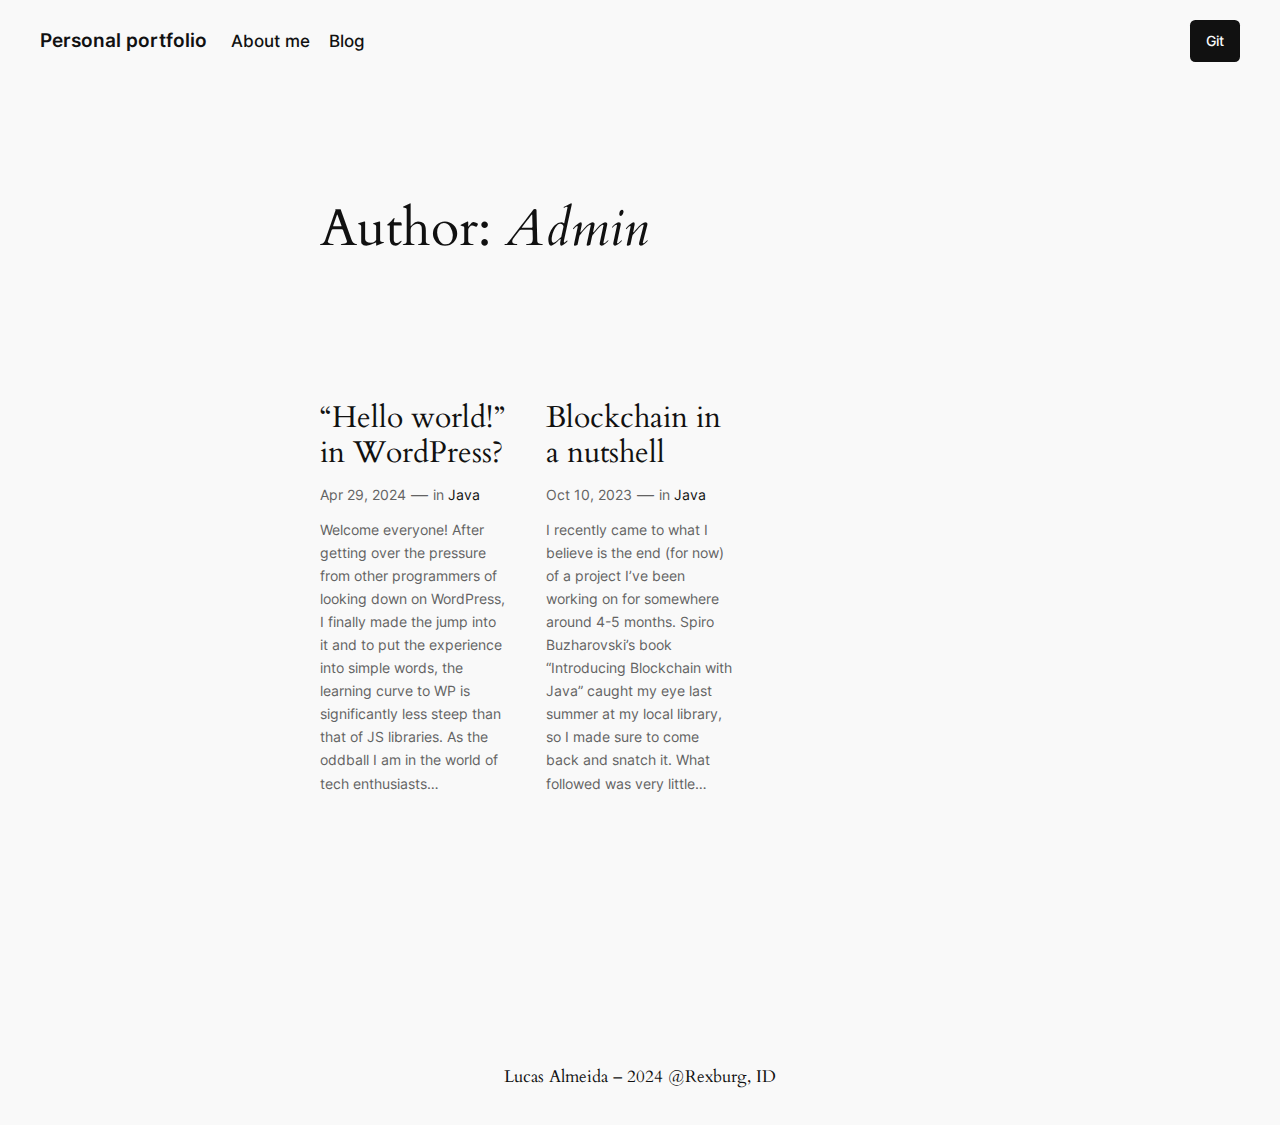
<file: author/admin/index.html>
<!DOCTYPE html>
<html lang="en-US">
<head>
	<meta charset="UTF-8">
	<meta name="viewport" content="width=device-width, initial-scale=1">
<meta name="robots" content="noindex, nofollow">
<title>Admin &#8211; Personal portfolio</title>
<link rel="alternate" type="application/rss+xml" title="Personal portfolio &raquo; Feed" href="/feed">
<link rel="alternate" type="application/rss+xml" title="Personal portfolio &raquo; Comments Feed" href="/comments/feed">
<link rel="alternate" type="application/rss+xml" title="Personal portfolio &raquo; Posts by Admin Feed" href="/author/admin/feed">
<script>
window._wpemojiSettings = {"baseUrl":"https:\/\/s.w.org\/images\/core\/emoji\/15.0.3\/72x72\/","ext":".png","svgUrl":"https:\/\/s.w.org\/images\/core\/emoji\/15.0.3\/svg\/","svgExt":".svg","source":{"concatemoji":"\/wp-includes\/js\/wp-emoji-release.min.js?ver=6.5.2"}};
/*! This file is auto-generated */
!function(i,n){var o,s,e;function c(e){try{var t={supportTests:e,timestamp:(new Date).valueOf()};sessionStorage.setItem(o,JSON.stringify(t))}catch(e){}}function p(e,t,n){e.clearRect(0,0,e.canvas.width,e.canvas.height),e.fillText(t,0,0);var t=new Uint32Array(e.getImageData(0,0,e.canvas.width,e.canvas.height).data),r=(e.clearRect(0,0,e.canvas.width,e.canvas.height),e.fillText(n,0,0),new Uint32Array(e.getImageData(0,0,e.canvas.width,e.canvas.height).data));return t.every(function(e,t){return e===r[t]})}function u(e,t,n){switch(t){case"flag":return n(e,"🏳️‍⚧️","🏳️​⚧️")?!1:!n(e,"🇺🇳","🇺​🇳")&&!n(e,"🏴󠁧󠁢󠁥󠁮󠁧󠁿","🏴​󠁧​󠁢​󠁥​󠁮​󠁧​󠁿");case"emoji":return!n(e,"🐦‍⬛","🐦​⬛")}return!1}function f(e,t,n){var r="undefined"!=typeof WorkerGlobalScope&&self instanceof WorkerGlobalScope?new OffscreenCanvas(300,150):i.createElement("canvas"),a=r.getContext("2d",{willReadFrequently:!0}),o=(a.textBaseline="top",a.font="600 32px Arial",{});return e.forEach(function(e){o[e]=t(a,e,n)}),o}function t(e){var t=i.createElement("script");t.src=e,t.defer=!0,i.head.appendChild(t)}"undefined"!=typeof Promise&&(o="wpEmojiSettingsSupports",s=["flag","emoji"],n.supports={everything:!0,everythingExceptFlag:!0},e=new Promise(function(e){i.addEventListener("DOMContentLoaded",e,{once:!0})}),new Promise(function(t){var n=function(){try{var e=JSON.parse(sessionStorage.getItem(o));if("object"==typeof e&&"number"==typeof e.timestamp&&(new Date).valueOf()<e.timestamp+604800&&"object"==typeof e.supportTests)return e.supportTests}catch(e){}return null}();if(!n){if("undefined"!=typeof Worker&&"undefined"!=typeof OffscreenCanvas&&"undefined"!=typeof URL&&URL.createObjectURL&&"undefined"!=typeof Blob)try{var e="postMessage("+f.toString()+"("+[JSON.stringify(s),u.toString(),p.toString()].join(",")+"));",r=new Blob([e],{type:"text/javascript"}),a=new Worker(URL.createObjectURL(r),{name:"wpTestEmojiSupports"});return void(a.onmessage=function(e){c(n=e.data),a.terminate(),t(n)})}catch(e){}c(n=f(s,u,p))}t(n)}).then(function(e){for(var t in e)n.supports[t]=e[t],n.supports.everything=n.supports.everything&&n.supports[t],"flag"!==t&&(n.supports.everythingExceptFlag=n.supports.everythingExceptFlag&&n.supports[t]);n.supports.everythingExceptFlag=n.supports.everythingExceptFlag&&!n.supports.flag,n.DOMReady=!1,n.readyCallback=function(){n.DOMReady=!0}}).then(function(){return e}).then(function(){var e;n.supports.everything||(n.readyCallback(),(e=n.source||{}).concatemoji?t(e.concatemoji):e.wpemoji&&e.twemoji&&(t(e.twemoji),t(e.wpemoji)))}))}((window,document),window._wpemojiSettings);
</script>
<style id="wp-block-site-title-inline-css">.wp-block-site-title a{color:inherit}</style>
<style id="wp-block-navigation-link-inline-css">.wp-block-navigation .wp-block-navigation-item__label{overflow-wrap:break-word}.wp-block-navigation .wp-block-navigation-item__description{display:none}.link-ui-tools{border-top:1px solid #f0f0f0;padding:8px}.link-ui-block-inserter{padding-top:8px}.link-ui-block-inserter__back{margin-left:8px;text-transform:uppercase}.components-popover-pointer-events-trap{background-color:initial;cursor:pointer;inset:0;position:fixed;z-index:1000000}

				.is-style-arrow-link .wp-block-navigation-item__label:after {
					content: "\2197";
					padding-inline-start: 0.25rem;
					vertical-align: middle;
					text-decoration: none;
					display: inline-block;
				}</style>
<link rel="stylesheet" id="wp-block-navigation-css" href="/wp-includes/blocks/navigation/style.min.css?ver=6.5.2" media="all">
<style id="wp-block-group-inline-css">.wp-block-group{box-sizing:border-box}</style>
<style id="wp-block-button-inline-css">.wp-block-button__link{box-sizing:border-box;cursor:pointer;display:inline-block;text-align:center;word-break:break-word}.wp-block-button__link.aligncenter{text-align:center}.wp-block-button__link.alignright{text-align:right}:where(.wp-block-button__link){border-radius:9999px;box-shadow:none;padding:calc(.667em + 2px) calc(1.333em + 2px);text-decoration:none}.wp-block-button[style*=text-decoration] .wp-block-button__link{text-decoration:inherit}.wp-block-buttons>.wp-block-button.has-custom-width{max-width:none}.wp-block-buttons>.wp-block-button.has-custom-width .wp-block-button__link{width:100%}.wp-block-buttons>.wp-block-button.has-custom-font-size .wp-block-button__link{font-size:inherit}.wp-block-buttons>.wp-block-button.wp-block-button__width-25{width:calc(25% - var(--wp--style--block-gap, .5em)*.75)}.wp-block-buttons>.wp-block-button.wp-block-button__width-50{width:calc(50% - var(--wp--style--block-gap, .5em)*.5)}.wp-block-buttons>.wp-block-button.wp-block-button__width-75{width:calc(75% - var(--wp--style--block-gap, .5em)*.25)}.wp-block-buttons>.wp-block-button.wp-block-button__width-100{flex-basis:100%;width:100%}.wp-block-buttons.is-vertical>.wp-block-button.wp-block-button__width-25{width:25%}.wp-block-buttons.is-vertical>.wp-block-button.wp-block-button__width-50{width:50%}.wp-block-buttons.is-vertical>.wp-block-button.wp-block-button__width-75{width:75%}.wp-block-button.is-style-squared,.wp-block-button__link.wp-block-button.is-style-squared{border-radius:0}.wp-block-button.no-border-radius,.wp-block-button__link.no-border-radius{border-radius:0!important}.wp-block-button .wp-block-button__link:where(.is-style-outline),.wp-block-button:where(.is-style-outline)>.wp-block-button__link{border:2px solid;padding:.667em 1.333em}.wp-block-button .wp-block-button__link:where(.is-style-outline):not(.has-text-color),.wp-block-button:where(.is-style-outline)>.wp-block-button__link:not(.has-text-color){color:currentColor}.wp-block-button .wp-block-button__link:where(.is-style-outline):not(.has-background),.wp-block-button:where(.is-style-outline)>.wp-block-button__link:not(.has-background){background-color:initial;background-image:none}.wp-block-button .wp-block-button__link:where(.has-border-color){border-width:initial}.wp-block-button .wp-block-button__link:where([style*=border-top-color]){border-top-width:medium}.wp-block-button .wp-block-button__link:where([style*=border-right-color]){border-right-width:medium}.wp-block-button .wp-block-button__link:where([style*=border-bottom-color]){border-bottom-width:medium}.wp-block-button .wp-block-button__link:where([style*=border-left-color]){border-left-width:medium}.wp-block-button .wp-block-button__link:where([style*=border-style]){border-width:initial}.wp-block-button .wp-block-button__link:where([style*=border-top-style]){border-top-width:medium}.wp-block-button .wp-block-button__link:where([style*=border-right-style]){border-right-width:medium}.wp-block-button .wp-block-button__link:where([style*=border-bottom-style]){border-bottom-width:medium}.wp-block-button .wp-block-button__link:where([style*=border-left-style]){border-left-width:medium}</style>
<style id="twentytwentyfour-button-style-outline-inline-css">.wp-block-button.is-style-outline
	> .wp-block-button__link:not(.has-text-color, .has-background):hover {
	background-color: var(--wp--preset--color--contrast-2, var(--wp--preset--color--contrast, transparent));
	color: var(--wp--preset--color--base);
	border-color: var(--wp--preset--color--contrast-2, var(--wp--preset--color--contrast, currentColor));
}</style>
<style id="wp-block-buttons-inline-css">.wp-block-buttons.is-vertical{flex-direction:column}.wp-block-buttons.is-vertical>.wp-block-button:last-child{margin-bottom:0}.wp-block-buttons>.wp-block-button{display:inline-block;margin:0}.wp-block-buttons.is-content-justification-left{justify-content:flex-start}.wp-block-buttons.is-content-justification-left.is-vertical{align-items:flex-start}.wp-block-buttons.is-content-justification-center{justify-content:center}.wp-block-buttons.is-content-justification-center.is-vertical{align-items:center}.wp-block-buttons.is-content-justification-right{justify-content:flex-end}.wp-block-buttons.is-content-justification-right.is-vertical{align-items:flex-end}.wp-block-buttons.is-content-justification-space-between{justify-content:space-between}.wp-block-buttons.aligncenter{text-align:center}.wp-block-buttons:not(.is-content-justification-space-between,.is-content-justification-right,.is-content-justification-left,.is-content-justification-center) .wp-block-button.aligncenter{margin-left:auto;margin-right:auto;width:100%}.wp-block-buttons[style*=text-decoration] .wp-block-button,.wp-block-buttons[style*=text-decoration] .wp-block-button__link{text-decoration:inherit}.wp-block-buttons.has-custom-font-size .wp-block-button__link{font-size:inherit}.wp-block-button.aligncenter{text-align:center}</style>
<style id="wp-block-query-title-inline-css">.wp-block-query-title{box-sizing:border-box}</style>
<style id="wp-block-paragraph-inline-css">.is-small-text{font-size:.875em}.is-regular-text{font-size:1em}.is-large-text{font-size:2.25em}.is-larger-text{font-size:3em}.has-drop-cap:not(:focus):first-letter{float:left;font-size:8.4em;font-style:normal;font-weight:100;line-height:.68;margin:.05em .1em 0 0;text-transform:uppercase}body.rtl .has-drop-cap:not(:focus):first-letter{float:none;margin-left:.1em}p.has-drop-cap.has-background{overflow:hidden}p.has-background{padding:1.25em 2.375em}:where(p.has-text-color:not(.has-link-color)) a{color:inherit}p.has-text-align-left[style*="writing-mode:vertical-lr"],p.has-text-align-right[style*="writing-mode:vertical-rl"]{rotate:180deg}</style>
<style id="wp-block-post-featured-image-inline-css">.wp-block-post-featured-image{margin-left:0;margin-right:0}.wp-block-post-featured-image a{display:block;height:100%}.wp-block-post-featured-image img{box-sizing:border-box;height:auto;max-width:100%;vertical-align:bottom;width:100%}.wp-block-post-featured-image.alignfull img,.wp-block-post-featured-image.alignwide img{width:100%}.wp-block-post-featured-image .wp-block-post-featured-image__overlay.has-background-dim{background-color:#000;inset:0;position:absolute}.wp-block-post-featured-image{position:relative}.wp-block-post-featured-image .wp-block-post-featured-image__overlay.has-background-gradient{background-color:initial}.wp-block-post-featured-image .wp-block-post-featured-image__overlay.has-background-dim-0{opacity:0}.wp-block-post-featured-image .wp-block-post-featured-image__overlay.has-background-dim-10{opacity:.1}.wp-block-post-featured-image .wp-block-post-featured-image__overlay.has-background-dim-20{opacity:.2}.wp-block-post-featured-image .wp-block-post-featured-image__overlay.has-background-dim-30{opacity:.3}.wp-block-post-featured-image .wp-block-post-featured-image__overlay.has-background-dim-40{opacity:.4}.wp-block-post-featured-image .wp-block-post-featured-image__overlay.has-background-dim-50{opacity:.5}.wp-block-post-featured-image .wp-block-post-featured-image__overlay.has-background-dim-60{opacity:.6}.wp-block-post-featured-image .wp-block-post-featured-image__overlay.has-background-dim-70{opacity:.7}.wp-block-post-featured-image .wp-block-post-featured-image__overlay.has-background-dim-80{opacity:.8}.wp-block-post-featured-image .wp-block-post-featured-image__overlay.has-background-dim-90{opacity:.9}.wp-block-post-featured-image .wp-block-post-featured-image__overlay.has-background-dim-100{opacity:1}.wp-block-post-featured-image:where(.alignleft,.alignright){width:100%}</style>
<style id="wp-block-post-title-inline-css">.wp-block-post-title{box-sizing:border-box;word-break:break-word}.wp-block-post-title a{display:inline-block}</style>
<style id="wp-block-post-date-inline-css">.wp-block-post-date{box-sizing:border-box}</style>
<style id="wp-block-post-terms-inline-css">.wp-block-post-terms{box-sizing:border-box}.wp-block-post-terms .wp-block-post-terms__separator{white-space:pre-wrap}

				.is-style-pill a,
				.is-style-pill span:not([class], [data-rich-text-placeholder]) {
					display: inline-block;
					background-color: var(--wp--preset--color--base-2);
					padding: 0.375rem 0.875rem;
					border-radius: var(--wp--preset--spacing--20);
				}

				.is-style-pill a:hover {
					background-color: var(--wp--preset--color--contrast-3);
				}</style>
<style id="wp-block-post-excerpt-inline-css">:where(.wp-block-post-excerpt){margin-bottom:var(--wp--style--block-gap);margin-top:var(--wp--style--block-gap)}.wp-block-post-excerpt__excerpt{margin-bottom:0;margin-top:0}.wp-block-post-excerpt__more-text{margin-bottom:0;margin-top:var(--wp--style--block-gap)}.wp-block-post-excerpt__more-link{display:inline-block}</style>
<style id="wp-block-spacer-inline-css">.wp-block-spacer{clear:both}</style>
<style id="wp-block-heading-inline-css">h1.has-background,h2.has-background,h3.has-background,h4.has-background,h5.has-background,h6.has-background{padding:1.25em 2.375em}h1.has-text-align-left[style*=writing-mode]:where([style*=vertical-lr]),h1.has-text-align-right[style*=writing-mode]:where([style*=vertical-rl]),h2.has-text-align-left[style*=writing-mode]:where([style*=vertical-lr]),h2.has-text-align-right[style*=writing-mode]:where([style*=vertical-rl]),h3.has-text-align-left[style*=writing-mode]:where([style*=vertical-lr]),h3.has-text-align-right[style*=writing-mode]:where([style*=vertical-rl]),h4.has-text-align-left[style*=writing-mode]:where([style*=vertical-lr]),h4.has-text-align-right[style*=writing-mode]:where([style*=vertical-rl]),h5.has-text-align-left[style*=writing-mode]:where([style*=vertical-lr]),h5.has-text-align-right[style*=writing-mode]:where([style*=vertical-rl]),h6.has-text-align-left[style*=writing-mode]:where([style*=vertical-lr]),h6.has-text-align-right[style*=writing-mode]:where([style*=vertical-rl]){rotate:180deg}

				.is-style-asterisk:before {
					content: '';
					width: 1.5rem;
					height: 3rem;
					background: var(--wp--preset--color--contrast-2, currentColor);
					clip-path: path('M11.93.684v8.039l5.633-5.633 1.216 1.23-5.66 5.66h8.04v1.737H13.2l5.701 5.701-1.23 1.23-5.742-5.742V21h-1.737v-8.094l-5.77 5.77-1.23-1.217 5.743-5.742H.842V9.98h8.162l-5.701-5.7 1.23-1.231 5.66 5.66V.684h1.737Z');
					display: block;
				}

				/* Hide the asterisk if the heading has no content, to avoid using empty headings to display the asterisk only, which is an A11Y issue */
				.is-style-asterisk:empty:before {
					content: none;
				}

				.is-style-asterisk:-moz-only-whitespace:before {
					content: none;
				}

				.is-style-asterisk.has-text-align-center:before {
					margin: 0 auto;
				}

				.is-style-asterisk.has-text-align-right:before {
					margin-left: auto;
				}

				.rtl .is-style-asterisk.has-text-align-left:before {
					margin-right: auto;
				}</style>
<style id="wp-block-post-template-inline-css">.wp-block-post-template{list-style:none;margin-bottom:0;margin-top:0;max-width:100%;padding:0}.wp-block-post-template.wp-block-post-template{background:none}.wp-block-post-template.is-flex-container{display:flex;flex-direction:row;flex-wrap:wrap;gap:1.25em}.wp-block-post-template.is-flex-container>li{margin:0;width:100%}@media (min-width:600px){.wp-block-post-template.is-flex-container.is-flex-container.columns-2>li{width:calc(50% - .625em)}.wp-block-post-template.is-flex-container.is-flex-container.columns-3>li{width:calc(33.33333% - .83333em)}.wp-block-post-template.is-flex-container.is-flex-container.columns-4>li{width:calc(25% - .9375em)}.wp-block-post-template.is-flex-container.is-flex-container.columns-5>li{width:calc(20% - 1em)}.wp-block-post-template.is-flex-container.is-flex-container.columns-6>li{width:calc(16.66667% - 1.04167em)}}@media (max-width:600px){.wp-block-post-template-is-layout-grid.wp-block-post-template-is-layout-grid.wp-block-post-template-is-layout-grid.wp-block-post-template-is-layout-grid{grid-template-columns:1fr}}.wp-block-post-template-is-layout-constrained>li>.alignright,.wp-block-post-template-is-layout-flow>li>.alignright{float:right;margin-inline-end:0;margin-inline-start:2em}.wp-block-post-template-is-layout-constrained>li>.alignleft,.wp-block-post-template-is-layout-flow>li>.alignleft{float:left;margin-inline-end:2em;margin-inline-start:0}.wp-block-post-template-is-layout-constrained>li>.aligncenter,.wp-block-post-template-is-layout-flow>li>.aligncenter{margin-inline-end:auto;margin-inline-start:auto}</style>
<style id="wp-block-query-pagination-inline-css">.wp-block-query-pagination>.wp-block-query-pagination-next,.wp-block-query-pagination>.wp-block-query-pagination-numbers,.wp-block-query-pagination>.wp-block-query-pagination-previous{margin-bottom:.5em;margin-right:.5em}.wp-block-query-pagination>.wp-block-query-pagination-next:last-child,.wp-block-query-pagination>.wp-block-query-pagination-numbers:last-child,.wp-block-query-pagination>.wp-block-query-pagination-previous:last-child{margin-right:0}.wp-block-query-pagination.is-content-justification-space-between>.wp-block-query-pagination-next:last-of-type{margin-inline-start:auto}.wp-block-query-pagination.is-content-justification-space-between>.wp-block-query-pagination-previous:first-child{margin-inline-end:auto}.wp-block-query-pagination .wp-block-query-pagination-previous-arrow{display:inline-block;margin-right:1ch}.wp-block-query-pagination .wp-block-query-pagination-previous-arrow:not(.is-arrow-chevron){transform:scaleX(1)}.wp-block-query-pagination .wp-block-query-pagination-next-arrow{display:inline-block;margin-left:1ch}.wp-block-query-pagination .wp-block-query-pagination-next-arrow:not(.is-arrow-chevron){transform:scaleX(1)}.wp-block-query-pagination.aligncenter{justify-content:center}</style>
<style id="wp-emoji-styles-inline-css">img.wp-smiley, img.emoji {
		display: inline !important;
		border: none !important;
		box-shadow: none !important;
		height: 1em !important;
		width: 1em !important;
		margin: 0 0.07em !important;
		vertical-align: -0.1em !important;
		background: none !important;
		padding: 0 !important;
	}</style>
<style id="wp-block-library-inline-css">:root{--wp-admin-theme-color:#007cba;--wp-admin-theme-color--rgb:0,124,186;--wp-admin-theme-color-darker-10:#006ba1;--wp-admin-theme-color-darker-10--rgb:0,107,161;--wp-admin-theme-color-darker-20:#005a87;--wp-admin-theme-color-darker-20--rgb:0,90,135;--wp-admin-border-width-focus:2px;--wp-block-synced-color:#7a00df;--wp-block-synced-color--rgb:122,0,223;--wp-bound-block-color:#9747ff}@media (min-resolution:192dpi){:root{--wp-admin-border-width-focus:1.5px}}.wp-element-button{cursor:pointer}:root{--wp--preset--font-size--normal:16px;--wp--preset--font-size--huge:42px}:root .has-very-light-gray-background-color{background-color:#eee}:root .has-very-dark-gray-background-color{background-color:#313131}:root .has-very-light-gray-color{color:#eee}:root .has-very-dark-gray-color{color:#313131}:root .has-vivid-green-cyan-to-vivid-cyan-blue-gradient-background{background:linear-gradient(135deg,#00d084,#0693e3)}:root .has-purple-crush-gradient-background{background:linear-gradient(135deg,#34e2e4,#4721fb 50%,#ab1dfe)}:root .has-hazy-dawn-gradient-background{background:linear-gradient(135deg,#faaca8,#dad0ec)}:root .has-subdued-olive-gradient-background{background:linear-gradient(135deg,#fafae1,#67a671)}:root .has-atomic-cream-gradient-background{background:linear-gradient(135deg,#fdd79a,#004a59)}:root .has-nightshade-gradient-background{background:linear-gradient(135deg,#330968,#31cdcf)}:root .has-midnight-gradient-background{background:linear-gradient(135deg,#020381,#2874fc)}.has-regular-font-size{font-size:1em}.has-larger-font-size{font-size:2.625em}.has-normal-font-size{font-size:var(--wp--preset--font-size--normal)}.has-huge-font-size{font-size:var(--wp--preset--font-size--huge)}.has-text-align-center{text-align:center}.has-text-align-left{text-align:left}.has-text-align-right{text-align:right}#end-resizable-editor-section{display:none}.aligncenter{clear:both}.items-justified-left{justify-content:flex-start}.items-justified-center{justify-content:center}.items-justified-right{justify-content:flex-end}.items-justified-space-between{justify-content:space-between}.screen-reader-text{border:0;clip:rect(1px,1px,1px,1px);-webkit-clip-path:inset(50%);clip-path:inset(50%);height:1px;margin:-1px;overflow:hidden;padding:0;position:absolute;width:1px;word-wrap:normal!important}.screen-reader-text:focus{background-color:#ddd;clip:auto!important;-webkit-clip-path:none;clip-path:none;color:#444;display:block;font-size:1em;height:auto;left:5px;line-height:normal;padding:15px 23px 14px;text-decoration:none;top:5px;width:auto;z-index:100000}html :where(.has-border-color){border-style:solid}html :where([style*=border-top-color]){border-top-style:solid}html :where([style*=border-right-color]){border-right-style:solid}html :where([style*=border-bottom-color]){border-bottom-style:solid}html :where([style*=border-left-color]){border-left-style:solid}html :where([style*=border-width]){border-style:solid}html :where([style*=border-top-width]){border-top-style:solid}html :where([style*=border-right-width]){border-right-style:solid}html :where([style*=border-bottom-width]){border-bottom-style:solid}html :where([style*=border-left-width]){border-left-style:solid}html :where(img[class*=wp-image-]){height:auto;max-width:100%}:where(figure){margin:0 0 1em}html :where(.is-position-sticky){--wp-admin--admin-bar--position-offset:var(--wp-admin--admin-bar--height,0px)}@media screen and (max-width:600px){html :where(.is-position-sticky){--wp-admin--admin-bar--position-offset:0px}}</style>
<style id="global-styles-inline-css">body{--wp--preset--color--black: #000000;--wp--preset--color--cyan-bluish-gray: #abb8c3;--wp--preset--color--white: #ffffff;--wp--preset--color--pale-pink: #f78da7;--wp--preset--color--vivid-red: #cf2e2e;--wp--preset--color--luminous-vivid-orange: #ff6900;--wp--preset--color--luminous-vivid-amber: #fcb900;--wp--preset--color--light-green-cyan: #7bdcb5;--wp--preset--color--vivid-green-cyan: #00d084;--wp--preset--color--pale-cyan-blue: #8ed1fc;--wp--preset--color--vivid-cyan-blue: #0693e3;--wp--preset--color--vivid-purple: #9b51e0;--wp--preset--color--base: #f9f9f9;--wp--preset--color--base-2: #ffffff;--wp--preset--color--contrast: #111111;--wp--preset--color--contrast-2: #636363;--wp--preset--color--contrast-3: #A4A4A4;--wp--preset--color--accent: #cfcabe;--wp--preset--color--accent-2: #c2a990;--wp--preset--color--accent-3: #d8613c;--wp--preset--color--accent-4: #b1c5a4;--wp--preset--color--accent-5: #b5bdbc;--wp--preset--gradient--vivid-cyan-blue-to-vivid-purple: linear-gradient(135deg,rgba(6,147,227,1) 0%,rgb(155,81,224) 100%);--wp--preset--gradient--light-green-cyan-to-vivid-green-cyan: linear-gradient(135deg,rgb(122,220,180) 0%,rgb(0,208,130) 100%);--wp--preset--gradient--luminous-vivid-amber-to-luminous-vivid-orange: linear-gradient(135deg,rgba(252,185,0,1) 0%,rgba(255,105,0,1) 100%);--wp--preset--gradient--luminous-vivid-orange-to-vivid-red: linear-gradient(135deg,rgba(255,105,0,1) 0%,rgb(207,46,46) 100%);--wp--preset--gradient--very-light-gray-to-cyan-bluish-gray: linear-gradient(135deg,rgb(238,238,238) 0%,rgb(169,184,195) 100%);--wp--preset--gradient--cool-to-warm-spectrum: linear-gradient(135deg,rgb(74,234,220) 0%,rgb(151,120,209) 20%,rgb(207,42,186) 40%,rgb(238,44,130) 60%,rgb(251,105,98) 80%,rgb(254,248,76) 100%);--wp--preset--gradient--blush-light-purple: linear-gradient(135deg,rgb(255,206,236) 0%,rgb(152,150,240) 100%);--wp--preset--gradient--blush-bordeaux: linear-gradient(135deg,rgb(254,205,165) 0%,rgb(254,45,45) 50%,rgb(107,0,62) 100%);--wp--preset--gradient--luminous-dusk: linear-gradient(135deg,rgb(255,203,112) 0%,rgb(199,81,192) 50%,rgb(65,88,208) 100%);--wp--preset--gradient--pale-ocean: linear-gradient(135deg,rgb(255,245,203) 0%,rgb(182,227,212) 50%,rgb(51,167,181) 100%);--wp--preset--gradient--electric-grass: linear-gradient(135deg,rgb(202,248,128) 0%,rgb(113,206,126) 100%);--wp--preset--gradient--midnight: linear-gradient(135deg,rgb(2,3,129) 0%,rgb(40,116,252) 100%);--wp--preset--gradient--gradient-1: linear-gradient(to bottom, #cfcabe 0%, #F9F9F9 100%);--wp--preset--gradient--gradient-2: linear-gradient(to bottom, #C2A990 0%, #F9F9F9 100%);--wp--preset--gradient--gradient-3: linear-gradient(to bottom, #D8613C 0%, #F9F9F9 100%);--wp--preset--gradient--gradient-4: linear-gradient(to bottom, #B1C5A4 0%, #F9F9F9 100%);--wp--preset--gradient--gradient-5: linear-gradient(to bottom, #B5BDBC 0%, #F9F9F9 100%);--wp--preset--gradient--gradient-6: linear-gradient(to bottom, #A4A4A4 0%, #F9F9F9 100%);--wp--preset--gradient--gradient-7: linear-gradient(to bottom, #cfcabe 50%, #F9F9F9 50%);--wp--preset--gradient--gradient-8: linear-gradient(to bottom, #C2A990 50%, #F9F9F9 50%);--wp--preset--gradient--gradient-9: linear-gradient(to bottom, #D8613C 50%, #F9F9F9 50%);--wp--preset--gradient--gradient-10: linear-gradient(to bottom, #B1C5A4 50%, #F9F9F9 50%);--wp--preset--gradient--gradient-11: linear-gradient(to bottom, #B5BDBC 50%, #F9F9F9 50%);--wp--preset--gradient--gradient-12: linear-gradient(to bottom, #A4A4A4 50%, #F9F9F9 50%);--wp--preset--font-size--small: 0.9rem;--wp--preset--font-size--medium: 1.05rem;--wp--preset--font-size--large: clamp(1.39rem, 1.39rem + ((1vw - 0.2rem) * 2.3), 1.85rem);--wp--preset--font-size--x-large: clamp(1.85rem, 1.85rem + ((1vw - 0.2rem) * 3.25), 2.5rem);--wp--preset--font-size--xx-large: clamp(2.5rem, 2.5rem + ((1vw - 0.2rem) * 3.85), 3.27rem);--wp--preset--font-family--body: "Inter", sans-serif;--wp--preset--font-family--heading: Cardo;--wp--preset--font-family--system-sans-serif: -apple-system, BlinkMacSystemFont, avenir next, avenir, segoe ui, helvetica neue, helvetica, Cantarell, Ubuntu, roboto, noto, arial, sans-serif;--wp--preset--font-family--system-serif: Iowan Old Style, Apple Garamond, Baskerville, Times New Roman, Droid Serif, Times, Source Serif Pro, serif, Apple Color Emoji, Segoe UI Emoji, Segoe UI Symbol;--wp--preset--spacing--10: 1rem;--wp--preset--spacing--20: min(1.5rem, 2vw);--wp--preset--spacing--30: min(2.5rem, 3vw);--wp--preset--spacing--40: min(4rem, 5vw);--wp--preset--spacing--50: min(6.5rem, 8vw);--wp--preset--spacing--60: min(10.5rem, 13vw);--wp--preset--shadow--natural: 6px 6px 9px rgba(0, 0, 0, 0.2);--wp--preset--shadow--deep: 12px 12px 50px rgba(0, 0, 0, 0.4);--wp--preset--shadow--sharp: 6px 6px 0px rgba(0, 0, 0, 0.2);--wp--preset--shadow--outlined: 6px 6px 0px -3px rgba(255, 255, 255, 1), 6px 6px rgba(0, 0, 0, 1);--wp--preset--shadow--crisp: 6px 6px 0px rgba(0, 0, 0, 1);}body { margin: 0;--wp--style--global--content-size: 310px;--wp--style--global--wide-size: 640px; }.wp-site-blocks { padding-top: var(--wp--style--root--padding-top); padding-bottom: var(--wp--style--root--padding-bottom); }.has-global-padding { padding-right: var(--wp--style--root--padding-right); padding-left: var(--wp--style--root--padding-left); }.has-global-padding :where(.has-global-padding:not(.wp-block-block)) { padding-right: 0; padding-left: 0; }.has-global-padding > .alignfull { margin-right: calc(var(--wp--style--root--padding-right) * -1); margin-left: calc(var(--wp--style--root--padding-left) * -1); }.has-global-padding :where(.has-global-padding:not(.wp-block-block)) > .alignfull { margin-right: 0; margin-left: 0; }.has-global-padding > .alignfull:where(:not(.has-global-padding):not(.is-layout-flex):not(.is-layout-grid)) > :where([class*="wp-block-"]:not(.alignfull):not([class*="__"]),p,h1,h2,h3,h4,h5,h6,ul,ol) { padding-right: var(--wp--style--root--padding-right); padding-left: var(--wp--style--root--padding-left); }.has-global-padding :where(.has-global-padding) > .alignfull:where(:not(.has-global-padding)) > :where([class*="wp-block-"]:not(.alignfull):not([class*="__"]),p,h1,h2,h3,h4,h5,h6,ul,ol) { padding-right: 0; padding-left: 0; }.wp-site-blocks > .alignleft { float: left; margin-right: 2em; }.wp-site-blocks > .alignright { float: right; margin-left: 2em; }.wp-site-blocks > .aligncenter { justify-content: center; margin-left: auto; margin-right: auto; }:where(.wp-site-blocks) > * { margin-block-start: 1.2rem; margin-block-end: 0; }:where(.wp-site-blocks) > :first-child:first-child { margin-block-start: 0; }:where(.wp-site-blocks) > :last-child:last-child { margin-block-end: 0; }body { --wp--style--block-gap: 1.2rem; }:where(body .is-layout-flow)  > :first-child:first-child{margin-block-start: 0;}:where(body .is-layout-flow)  > :last-child:last-child{margin-block-end: 0;}:where(body .is-layout-flow)  > *{margin-block-start: 1.2rem;margin-block-end: 0;}:where(body .is-layout-constrained)  > :first-child:first-child{margin-block-start: 0;}:where(body .is-layout-constrained)  > :last-child:last-child{margin-block-end: 0;}:where(body .is-layout-constrained)  > *{margin-block-start: 1.2rem;margin-block-end: 0;}:where(body .is-layout-flex) {gap: 1.2rem;}:where(body .is-layout-grid) {gap: 1.2rem;}body .is-layout-flow > .alignleft{float: left;margin-inline-start: 0;margin-inline-end: 2em;}body .is-layout-flow > .alignright{float: right;margin-inline-start: 2em;margin-inline-end: 0;}body .is-layout-flow > .aligncenter{margin-left: auto !important;margin-right: auto !important;}body .is-layout-constrained > .alignleft{float: left;margin-inline-start: 0;margin-inline-end: 2em;}body .is-layout-constrained > .alignright{float: right;margin-inline-start: 2em;margin-inline-end: 0;}body .is-layout-constrained > .aligncenter{margin-left: auto !important;margin-right: auto !important;}body .is-layout-constrained > :where(:not(.alignleft):not(.alignright):not(.alignfull)){max-width: var(--wp--style--global--content-size);margin-left: auto !important;margin-right: auto !important;}body .is-layout-constrained > .alignwide{max-width: var(--wp--style--global--wide-size);}body .is-layout-flex{display: flex;}body .is-layout-flex{flex-wrap: wrap;align-items: center;}body .is-layout-flex > *{margin: 0;}body .is-layout-grid{display: grid;}body .is-layout-grid > *{margin: 0;}body{background-color: var(--wp--preset--color--base);color: var(--wp--preset--color--contrast);font-family: var(--wp--preset--font-family--body);font-size: var(--wp--preset--font-size--medium);font-style: normal;font-weight: 400;line-height: 1.55;--wp--style--root--padding-top: 0px;--wp--style--root--padding-right: var(--wp--preset--spacing--40);--wp--style--root--padding-bottom: 0px;--wp--style--root--padding-left: var(--wp--preset--spacing--40);}a:where(:not(.wp-element-button)){color: var(--wp--preset--color--contrast);text-decoration: underline;}a:where(:not(.wp-element-button)):hover{text-decoration: none;}h1, h2, h3, h4, h5, h6{color: var(--wp--preset--color--contrast);font-family: var(--wp--preset--font-family--heading);font-weight: 400;line-height: 1.2;}h1{font-size: var(--wp--preset--font-size--xx-large);line-height: 1.15;}h2{font-size: var(--wp--preset--font-size--x-large);}h3{font-size: var(--wp--preset--font-size--large);}h4{font-size: clamp(1.1rem, 1.1rem + ((1vw - 0.2rem) * 0.767), 1.5rem);}h5{font-size: var(--wp--preset--font-size--medium);}h6{font-size: var(--wp--preset--font-size--small);}.wp-element-button, .wp-block-button__link{background-color: var(--wp--preset--color--contrast);border-radius: .33rem;border-color: var(--wp--preset--color--contrast);border-width: 0;color: var(--wp--preset--color--base);font-family: inherit;font-size: var(--wp--preset--font-size--small);font-style: normal;font-weight: 500;line-height: inherit;padding-top: 0.6rem;padding-right: 1rem;padding-bottom: 0.6rem;padding-left: 1rem;text-decoration: none;}.wp-element-button:hover, .wp-block-button__link:hover{background-color: var(--wp--preset--color--contrast-2);border-color: var(--wp--preset--color--contrast-2);color: var(--wp--preset--color--base);}.wp-element-button:focus, .wp-block-button__link:focus{background-color: var(--wp--preset--color--contrast-2);border-color: var(--wp--preset--color--contrast-2);color: var(--wp--preset--color--base);outline-color: var(--wp--preset--color--contrast);outline-offset: 2px;}.wp-element-button:active, .wp-block-button__link:active{background-color: var(--wp--preset--color--contrast);color: var(--wp--preset--color--base);}.wp-element-caption, .wp-block-audio figcaption, .wp-block-embed figcaption, .wp-block-gallery figcaption, .wp-block-image figcaption, .wp-block-table figcaption, .wp-block-video figcaption{color: var(--wp--preset--color--contrast-2);font-family: var(--wp--preset--font-family--body);font-size: 0.8rem;}.has-black-color{color: var(--wp--preset--color--black) !important;}.has-cyan-bluish-gray-color{color: var(--wp--preset--color--cyan-bluish-gray) !important;}.has-white-color{color: var(--wp--preset--color--white) !important;}.has-pale-pink-color{color: var(--wp--preset--color--pale-pink) !important;}.has-vivid-red-color{color: var(--wp--preset--color--vivid-red) !important;}.has-luminous-vivid-orange-color{color: var(--wp--preset--color--luminous-vivid-orange) !important;}.has-luminous-vivid-amber-color{color: var(--wp--preset--color--luminous-vivid-amber) !important;}.has-light-green-cyan-color{color: var(--wp--preset--color--light-green-cyan) !important;}.has-vivid-green-cyan-color{color: var(--wp--preset--color--vivid-green-cyan) !important;}.has-pale-cyan-blue-color{color: var(--wp--preset--color--pale-cyan-blue) !important;}.has-vivid-cyan-blue-color{color: var(--wp--preset--color--vivid-cyan-blue) !important;}.has-vivid-purple-color{color: var(--wp--preset--color--vivid-purple) !important;}.has-base-color{color: var(--wp--preset--color--base) !important;}.has-base-2-color{color: var(--wp--preset--color--base-2) !important;}.has-contrast-color{color: var(--wp--preset--color--contrast) !important;}.has-contrast-2-color{color: var(--wp--preset--color--contrast-2) !important;}.has-contrast-3-color{color: var(--wp--preset--color--contrast-3) !important;}.has-accent-color{color: var(--wp--preset--color--accent) !important;}.has-accent-2-color{color: var(--wp--preset--color--accent-2) !important;}.has-accent-3-color{color: var(--wp--preset--color--accent-3) !important;}.has-accent-4-color{color: var(--wp--preset--color--accent-4) !important;}.has-accent-5-color{color: var(--wp--preset--color--accent-5) !important;}.has-black-background-color{background-color: var(--wp--preset--color--black) !important;}.has-cyan-bluish-gray-background-color{background-color: var(--wp--preset--color--cyan-bluish-gray) !important;}.has-white-background-color{background-color: var(--wp--preset--color--white) !important;}.has-pale-pink-background-color{background-color: var(--wp--preset--color--pale-pink) !important;}.has-vivid-red-background-color{background-color: var(--wp--preset--color--vivid-red) !important;}.has-luminous-vivid-orange-background-color{background-color: var(--wp--preset--color--luminous-vivid-orange) !important;}.has-luminous-vivid-amber-background-color{background-color: var(--wp--preset--color--luminous-vivid-amber) !important;}.has-light-green-cyan-background-color{background-color: var(--wp--preset--color--light-green-cyan) !important;}.has-vivid-green-cyan-background-color{background-color: var(--wp--preset--color--vivid-green-cyan) !important;}.has-pale-cyan-blue-background-color{background-color: var(--wp--preset--color--pale-cyan-blue) !important;}.has-vivid-cyan-blue-background-color{background-color: var(--wp--preset--color--vivid-cyan-blue) !important;}.has-vivid-purple-background-color{background-color: var(--wp--preset--color--vivid-purple) !important;}.has-base-background-color{background-color: var(--wp--preset--color--base) !important;}.has-base-2-background-color{background-color: var(--wp--preset--color--base-2) !important;}.has-contrast-background-color{background-color: var(--wp--preset--color--contrast) !important;}.has-contrast-2-background-color{background-color: var(--wp--preset--color--contrast-2) !important;}.has-contrast-3-background-color{background-color: var(--wp--preset--color--contrast-3) !important;}.has-accent-background-color{background-color: var(--wp--preset--color--accent) !important;}.has-accent-2-background-color{background-color: var(--wp--preset--color--accent-2) !important;}.has-accent-3-background-color{background-color: var(--wp--preset--color--accent-3) !important;}.has-accent-4-background-color{background-color: var(--wp--preset--color--accent-4) !important;}.has-accent-5-background-color{background-color: var(--wp--preset--color--accent-5) !important;}.has-black-border-color{border-color: var(--wp--preset--color--black) !important;}.has-cyan-bluish-gray-border-color{border-color: var(--wp--preset--color--cyan-bluish-gray) !important;}.has-white-border-color{border-color: var(--wp--preset--color--white) !important;}.has-pale-pink-border-color{border-color: var(--wp--preset--color--pale-pink) !important;}.has-vivid-red-border-color{border-color: var(--wp--preset--color--vivid-red) !important;}.has-luminous-vivid-orange-border-color{border-color: var(--wp--preset--color--luminous-vivid-orange) !important;}.has-luminous-vivid-amber-border-color{border-color: var(--wp--preset--color--luminous-vivid-amber) !important;}.has-light-green-cyan-border-color{border-color: var(--wp--preset--color--light-green-cyan) !important;}.has-vivid-green-cyan-border-color{border-color: var(--wp--preset--color--vivid-green-cyan) !important;}.has-pale-cyan-blue-border-color{border-color: var(--wp--preset--color--pale-cyan-blue) !important;}.has-vivid-cyan-blue-border-color{border-color: var(--wp--preset--color--vivid-cyan-blue) !important;}.has-vivid-purple-border-color{border-color: var(--wp--preset--color--vivid-purple) !important;}.has-base-border-color{border-color: var(--wp--preset--color--base) !important;}.has-base-2-border-color{border-color: var(--wp--preset--color--base-2) !important;}.has-contrast-border-color{border-color: var(--wp--preset--color--contrast) !important;}.has-contrast-2-border-color{border-color: var(--wp--preset--color--contrast-2) !important;}.has-contrast-3-border-color{border-color: var(--wp--preset--color--contrast-3) !important;}.has-accent-border-color{border-color: var(--wp--preset--color--accent) !important;}.has-accent-2-border-color{border-color: var(--wp--preset--color--accent-2) !important;}.has-accent-3-border-color{border-color: var(--wp--preset--color--accent-3) !important;}.has-accent-4-border-color{border-color: var(--wp--preset--color--accent-4) !important;}.has-accent-5-border-color{border-color: var(--wp--preset--color--accent-5) !important;}.has-vivid-cyan-blue-to-vivid-purple-gradient-background{background: var(--wp--preset--gradient--vivid-cyan-blue-to-vivid-purple) !important;}.has-light-green-cyan-to-vivid-green-cyan-gradient-background{background: var(--wp--preset--gradient--light-green-cyan-to-vivid-green-cyan) !important;}.has-luminous-vivid-amber-to-luminous-vivid-orange-gradient-background{background: var(--wp--preset--gradient--luminous-vivid-amber-to-luminous-vivid-orange) !important;}.has-luminous-vivid-orange-to-vivid-red-gradient-background{background: var(--wp--preset--gradient--luminous-vivid-orange-to-vivid-red) !important;}.has-very-light-gray-to-cyan-bluish-gray-gradient-background{background: var(--wp--preset--gradient--very-light-gray-to-cyan-bluish-gray) !important;}.has-cool-to-warm-spectrum-gradient-background{background: var(--wp--preset--gradient--cool-to-warm-spectrum) !important;}.has-blush-light-purple-gradient-background{background: var(--wp--preset--gradient--blush-light-purple) !important;}.has-blush-bordeaux-gradient-background{background: var(--wp--preset--gradient--blush-bordeaux) !important;}.has-luminous-dusk-gradient-background{background: var(--wp--preset--gradient--luminous-dusk) !important;}.has-pale-ocean-gradient-background{background: var(--wp--preset--gradient--pale-ocean) !important;}.has-electric-grass-gradient-background{background: var(--wp--preset--gradient--electric-grass) !important;}.has-midnight-gradient-background{background: var(--wp--preset--gradient--midnight) !important;}.has-gradient-1-gradient-background{background: var(--wp--preset--gradient--gradient-1) !important;}.has-gradient-2-gradient-background{background: var(--wp--preset--gradient--gradient-2) !important;}.has-gradient-3-gradient-background{background: var(--wp--preset--gradient--gradient-3) !important;}.has-gradient-4-gradient-background{background: var(--wp--preset--gradient--gradient-4) !important;}.has-gradient-5-gradient-background{background: var(--wp--preset--gradient--gradient-5) !important;}.has-gradient-6-gradient-background{background: var(--wp--preset--gradient--gradient-6) !important;}.has-gradient-7-gradient-background{background: var(--wp--preset--gradient--gradient-7) !important;}.has-gradient-8-gradient-background{background: var(--wp--preset--gradient--gradient-8) !important;}.has-gradient-9-gradient-background{background: var(--wp--preset--gradient--gradient-9) !important;}.has-gradient-10-gradient-background{background: var(--wp--preset--gradient--gradient-10) !important;}.has-gradient-11-gradient-background{background: var(--wp--preset--gradient--gradient-11) !important;}.has-gradient-12-gradient-background{background: var(--wp--preset--gradient--gradient-12) !important;}.has-small-font-size{font-size: var(--wp--preset--font-size--small) !important;}.has-medium-font-size{font-size: var(--wp--preset--font-size--medium) !important;}.has-large-font-size{font-size: var(--wp--preset--font-size--large) !important;}.has-x-large-font-size{font-size: var(--wp--preset--font-size--x-large) !important;}.has-xx-large-font-size{font-size: var(--wp--preset--font-size--xx-large) !important;}.has-body-font-family{font-family: var(--wp--preset--font-family--body) !important;}.has-heading-font-family{font-family: var(--wp--preset--font-family--heading) !important;}.has-system-sans-serif-font-family{font-family: var(--wp--preset--font-family--system-sans-serif) !important;}.has-system-serif-font-family{font-family: var(--wp--preset--font-family--system-serif) !important;}
.wp-block-navigation{font-weight: 500;}
.wp-block-navigation a:where(:not(.wp-element-button)){color: inherit;text-decoration: none;}
.wp-block-navigation a:where(:not(.wp-element-button)):hover{text-decoration: underline;}
.wp-block-button.is-style-outline .wp-block-button__link{border-width: 1px;padding-top: calc(0.6rem - 1px);padding-right: calc(1rem - 1px);padding-bottom: calc(0.6rem - 1px);padding-left: calc(1rem - 1px);}
.wp-block-buttons-is-layout-flow > :first-child:first-child{margin-block-start: 0;}.wp-block-buttons-is-layout-flow > :last-child:last-child{margin-block-end: 0;}.wp-block-buttons-is-layout-flow > *{margin-block-start: 0.7rem;margin-block-end: 0;}.wp-block-buttons-is-layout-constrained > :first-child:first-child{margin-block-start: 0;}.wp-block-buttons-is-layout-constrained > :last-child:last-child{margin-block-end: 0;}.wp-block-buttons-is-layout-constrained > *{margin-block-start: 0.7rem;margin-block-end: 0;}.wp-block-buttons-is-layout-flex{gap: 0.7rem;}.wp-block-buttons-is-layout-grid{gap: 0.7rem;}
.wp-block-post-date{color: var(--wp--preset--color--contrast-2);font-size: var(--wp--preset--font-size--small);}
.wp-block-post-date a:where(:not(.wp-element-button)){color: var(--wp--preset--color--contrast-2);text-decoration: none;}
.wp-block-post-date a:where(:not(.wp-element-button)):hover{text-decoration: underline;}
.wp-block-post-excerpt{line-height: 1.6;}
.wp-block-post-featured-image img, .wp-block-post-featured-image .block-editor-media-placeholder, .wp-block-post-featured-image .wp-block-post-featured-image__overlay{border-radius: var(--wp--preset--spacing--20);}
.wp-block-post-terms{font-size: var(--wp--preset--font-size--small);}
.wp-block-post-terms a:where(:not(.wp-element-button)){text-decoration: none;}
.wp-block-post-terms a:where(:not(.wp-element-button)):hover{text-decoration: underline;}
.wp-block-post-title a:where(:not(.wp-element-button)){text-decoration: none;}
.wp-block-post-title a:where(:not(.wp-element-button)):hover{text-decoration: underline;}
.wp-block-query-no-results{padding-top: var(--wp--preset--spacing--30);}
.wp-block-site-title{font-family: var(--wp--preset--font-family--body);font-size: clamp(0.875rem, 0.875rem + ((1vw - 0.2rem) * 1.625), 1.2rem);font-style: normal;font-weight: 600;}
.wp-block-site-title a:where(:not(.wp-element-button)){text-decoration: none;}
.wp-block-site-title a:where(:not(.wp-element-button)):hover{text-decoration: none;}
:where(.wp-site-blocks *:focus){outline-width:2px;outline-style:solid}

figure {
border-radius:50%
}.wp-block-calendar.wp-block-calendar table:where(:not(.has-text-color)) th{background-color:var(--wp--preset--color--contrast-2);color:var(--wp--preset--color--base);border-color:var(--wp--preset--color--contrast-2)}.wp-block-calendar table:where(:not(.has-text-color)) td{border-color:var(--wp--preset--color--contrast-2)}.wp-block-categories{}.wp-block-categories{list-style-type:none;}.wp-block-categories li{margin-bottom: 0.5rem;}.wp-block-post-comments-form{}.wp-block-post-comments-form textarea, .wp-block-post-comments-form input{border-radius:.33rem}.wp-block-loginout{}.wp-block-loginout input{border-radius:.33rem;padding:calc(0.667em + 2px);border:1px solid #949494;}.wp-block-post-terms{}.wp-block-post-terms .wp-block-post-terms__prefix{color: var(--wp--preset--color--contrast-2);}.wp-block-query-title{}.wp-block-query-title span{font-style: italic;}.wp-block-quote{}.wp-block-quote :where(p){margin-block-start:0;margin-block-end:calc(var(--wp--preset--spacing--10) + 0.5rem);}.wp-block-quote :where(:last-child){margin-block-end:0;}.wp-block-quote.has-text-align-right.is-style-plain, .rtl .is-style-plain.wp-block-quote:not(.has-text-align-center):not(.has-text-align-left){border-width: 0 2px 0 0;padding-left:calc(var(--wp--preset--spacing--20) + 0.5rem);padding-right:calc(var(--wp--preset--spacing--20) + 0.5rem);}.wp-block-quote.has-text-align-left.is-style-plain, body:not(.rtl) .is-style-plain.wp-block-quote:not(.has-text-align-center):not(.has-text-align-right){border-width: 0 0 0 2px;padding-left:calc(var(--wp--preset--spacing--20) + 0.5rem);padding-right:calc(var(--wp--preset--spacing--20) + 0.5rem)}.wp-block-search{}.wp-block-search .wp-block-search__input{border-radius:.33rem}.wp-block-separator{}.wp-block-separator:not(.is-style-wide):not(.is-style-dots):not(.alignwide):not(.alignfull){width: var(--wp--preset--spacing--60)}</style>
<style id="core-block-supports-inline-css">.wp-container-core-group-is-layout-1.wp-container-core-group-is-layout-1{gap:var(--wp--preset--spacing--20);}.wp-container-core-group-is-layout-2.wp-container-core-group-is-layout-2{justify-content:space-between;}.wp-container-core-group-is-layout-3.wp-container-core-group-is-layout-3 > :where(:not(.alignleft):not(.alignright):not(.alignfull)){max-width:1200px;margin-left:auto !important;margin-right:auto !important;}.wp-container-core-group-is-layout-3.wp-container-core-group-is-layout-3 > .alignwide{max-width:1200px;}.wp-container-core-group-is-layout-3.wp-container-core-group-is-layout-3 .alignfull{max-width:none;}.wp-container-core-group-is-layout-3.wp-container-core-group-is-layout-3 > .alignfull{margin-right:calc(var(--wp--preset--spacing--10) * -1);margin-left:calc(var(--wp--preset--spacing--10) * -1);}.wp-container-content-2{flex-basis:min(2.5rem, 3vw);}.wp-container-core-group-is-layout-4.wp-container-core-group-is-layout-4{gap:0.3em;justify-content:center;}.wp-container-content-3{flex-basis:min(2.5rem, 3vw);}.wp-container-content-4{flex-basis:min(2.5rem, 3vw);}.wp-container-core-group-is-layout-6.wp-container-core-group-is-layout-6{flex-wrap:nowrap;gap:10px;flex-direction:column;align-items:flex-start;}.wp-container-content-5{flex-basis:min(2.5rem, 3vw);}.wp-container-core-group-is-layout-7.wp-container-core-group-is-layout-7{gap:0.3em;justify-content:center;}.wp-container-content-6{flex-basis:min(2.5rem, 3vw);}.wp-container-content-7{flex-basis:min(2.5rem, 3vw);}.wp-container-core-group-is-layout-9.wp-container-core-group-is-layout-9{flex-wrap:nowrap;gap:10px;flex-direction:column;align-items:flex-start;}.wp-container-core-post-template-is-layout-1.wp-container-core-post-template-is-layout-1{grid-template-columns:repeat(3, minmax(0, 1fr));gap:var(--wp--preset--spacing--30);}</style>
<style id="wp-block-template-skip-link-inline-css">.skip-link.screen-reader-text {
			border: 0;
			clip: rect(1px,1px,1px,1px);
			clip-path: inset(50%);
			height: 1px;
			margin: -1px;
			overflow: hidden;
			padding: 0;
			position: absolute !important;
			width: 1px;
			word-wrap: normal !important;
		}

		.skip-link.screen-reader-text:focus {
			background-color: #eee;
			clip: auto !important;
			clip-path: none;
			color: #444;
			display: block;
			font-size: 1em;
			height: auto;
			left: 5px;
			line-height: normal;
			padding: 15px 23px 14px;
			text-decoration: none;
			top: 5px;
			width: auto;
			z-index: 100000;
		}</style>
<link rel="stylesheet" id="uagb-block-positioning-css-css" href="/wp-content/plugins/ultimate-addons-for-gutenberg/assets/css/spectra-block-positioning.min.css?ver=2.13.0" media="all">
<link rel="stylesheet" id="uag-style-1-css" href="/wp-content/uploads/uag-plugin/assets/0/uag-css-1.css?ver=1714690995" media="all">
<link rel="https://api.w.org/" href="/wp-json/">
<link rel="alternate" type="application/json" href="/wp-json/wp/v2/users/1">
<link rel="EditURI" type="application/rsd+xml" title="RSD" href="/xmlrpc.php?rsd">
<meta name="generator" content="WordPress 6.5.2">
<script id="wp-load-polyfill-importmap">
( HTMLScriptElement.supports && HTMLScriptElement.supports("importmap") ) || document.write( '<script src="https://personalportfolio0690.live-website.com/wp-includes/js/dist/vendor/wp-polyfill-importmap.min.js?ver=1.8.2"><\/scr' + 'ipt>' );
</script>
<script type="importmap" id="wp-importmap">{"imports":{"@wordpress\/interactivity":"\/wp-includes\/js\/dist\/interactivity.min.js?ver=6.5.2"}}</script>
<script type="module" src="/wp-includes/blocks/navigation/view.min.js?ver=6.5.2" id="@wordpress/block-library/navigation-js-module"></script>
<link rel="modulepreload" href="/wp-includes/js/dist/interactivity.min.js?ver=6.5.2" id="@wordpress/interactivity-js-modulepreload">
<style id="wp-fonts-local">@font-face{font-family:Inter;font-style:normal;font-weight:300 900;font-display:fallback;src:url('/wp-content/themes/twentytwentyfour/assets/fonts/inter/Inter-VariableFont_slnt,wght.woff2') format('woff2');font-stretch:normal;}
@font-face{font-family:Cardo;font-style:normal;font-weight:400;font-display:fallback;src:url('/wp-content/themes/twentytwentyfour/assets/fonts/cardo/cardo_normal_400.woff2') format('woff2');}
@font-face{font-family:Cardo;font-style:italic;font-weight:400;font-display:fallback;src:url('/wp-content/themes/twentytwentyfour/assets/fonts/cardo/cardo_italic_400.woff2') format('woff2');}
@font-face{font-family:Cardo;font-style:normal;font-weight:700;font-display:fallback;src:url('/wp-content/themes/twentytwentyfour/assets/fonts/cardo/cardo_normal_700.woff2') format('woff2');}</style>
<style id="uagb-style-conditional-extension">@media (min-width: 1025px){body .uag-hide-desktop.uagb-google-map__wrap,body .uag-hide-desktop{display:none !important}}@media (min-width: 768px) and (max-width: 1024px){body .uag-hide-tab.uagb-google-map__wrap,body .uag-hide-tab{display:none !important}}@media (max-width: 767px){body .uag-hide-mob.uagb-google-map__wrap,body .uag-hide-mob{display:none !important}}</style>
</head>

<body class="archive author author-admin author-1 wp-embed-responsive">

<div class="wp-site-blocks">
<header class="wp-block-template-part">
<div class="wp-block-group alignwide has-base-background-color has-background has-global-padding is-layout-constrained wp-container-core-group-is-layout-3 wp-block-group-is-layout-constrained" style="padding-top:20px;padding-right:var(--wp--preset--spacing--10);padding-bottom:20px;padding-left:var(--wp--preset--spacing--10)">
<div class="wp-block-group alignwide is-content-justification-space-between is-layout-flex wp-container-core-group-is-layout-2 wp-block-group-is-layout-flex">
<div class="wp-block-group is-layout-flex wp-container-core-group-is-layout-1 wp-block-group-is-layout-flex">
<p class="wp-block-site-title"><a href="/" target="_self" rel="home">Personal portfolio</a></p>

<nav class="is-responsive wp-block-navigation is-layout-flex wp-block-navigation-is-layout-flex" aria-label="Navigation" data-wp-interactive="core/navigation" data-wp-context='{"overlayOpenedBy":{"click":false,"hover":false,"focus":false},"type":"overlay","roleAttribute":"","ariaLabel":"Menu"}'><button aria-haspopup="dialog" aria-label="Open menu" class="wp-block-navigation__responsive-container-open " data-wp-on--click="actions.openMenuOnClick" data-wp-on--keydown="actions.handleMenuKeydown"><svg width="24" height="24" xmlns="http://www.w3.org/2000/svg" viewbox="0 0 24 24" aria-hidden="true" focusable="false"><rect x="4" y="7.5" width="16" height="1.5"></rect><rect x="4" y="15" width="16" height="1.5"></rect></svg></button>
				<div class="wp-block-navigation__responsive-container  " id="modal-1" data-wp-class--has-modal-open="state.isMenuOpen" data-wp-class--is-menu-open="state.isMenuOpen" data-wp-watch="callbacks.initMenu" data-wp-on--keydown="actions.handleMenuKeydown" data-wp-on--focusout="actions.handleMenuFocusout" tabindex="-1">
					<div class="wp-block-navigation__responsive-close" tabindex="-1">
						<div class="wp-block-navigation__responsive-dialog" data-wp-bind--aria-modal="state.ariaModal" data-wp-bind--aria-label="state.ariaLabel" data-wp-bind--role="state.roleAttribute">
							<button aria-label="Close menu" class="wp-block-navigation__responsive-container-close" data-wp-on--click="actions.closeMenuOnClick"><svg xmlns="http://www.w3.org/2000/svg" viewbox="0 0 24 24" width="24" height="24" aria-hidden="true" focusable="false"><path d="M13 11.8l6.1-6.3-1-1-6.1 6.2-6.1-6.2-1 1 6.1 6.3-6.5 6.7 1 1 6.5-6.6 6.5 6.6 1-1z"></path></svg></button>
							<div class="wp-block-navigation__responsive-container-content" data-wp-watch="callbacks.focusFirstElement" id="modal-1-content">
								<ul class="wp-block-navigation__container is-responsive wp-block-navigation">
<li class=" wp-block-navigation-item wp-block-navigation-link"><a class="wp-block-navigation-item__content" href="/about-me"><span class="wp-block-navigation-item__label">About me</span></a></li>
<li class=" wp-block-navigation-item wp-block-navigation-link"><a class="wp-block-navigation-item__content" href="/blog"><span class="wp-block-navigation-item__label">Blog</span></a></li>
</ul>
							</div>
						</div>
					</div>
				</div></nav>
</div>



<div class="wp-block-buttons is-layout-flex wp-block-buttons-is-layout-flex">
<div class="wp-block-button"><a class="wp-block-button__link wp-element-button" href="https://github.com/lumoyano/">Git</a></div>
</div>
</div>
</div>
</header>


<main class="wp-block-group alignfull has-global-padding is-layout-constrained wp-block-group-is-layout-constrained">

	<h1 style="padding-top:var(--wp--preset--spacing--50); line-height:1;" class="alignwide wp-block-query-title">Author: <span>Admin</span>
</h1>

	

<div class="wp-block-query alignwide is-layout-flow wp-block-query-is-layout-flow">
	

	
	<div class="wp-block-group is-layout-flow wp-block-group-is-layout-flow" style="margin-top:0;margin-bottom:0;padding-top:var(--wp--preset--spacing--50);padding-right:0;padding-bottom:var(--wp--preset--spacing--50);padding-left:0">

		<ul class="columns-3 alignfull wp-block-post-template is-layout-grid wp-container-core-post-template-is-layout-1 wp-block-post-template-is-layout-grid">
<li class="wp-block-post post-1 post type-post status-publish format-standard hentry category-java">

		

		
		<div class="wp-block-group is-vertical is-nowrap is-layout-flex wp-container-core-group-is-layout-6 wp-block-group-is-layout-flex" style="margin-top:var(--wp--preset--spacing--20);padding-top:0">
			<h2 class="wp-block-post-title has-large-font-size wp-container-content-2"><a href="/hello-world" target="_self">&#8220;Hello world!&#8221; in WordPress?</a></h2>

			<div class="wp-block-template-part">
<div class="wp-block-group has-global-padding is-layout-constrained wp-block-group-is-layout-constrained">
<div class="wp-block-group is-content-justification-center is-layout-flex wp-container-core-group-is-layout-4 wp-block-group-is-layout-flex">
<div class="wp-block-post-date"><time datetime="2024-04-29T22:05:30-06:00"><a href="/hello-world">Apr 29, 2024</a></time></div>


<p class="has-contrast-2-color has-text-color">—</p>


<div class="taxonomy-category wp-block-post-terms">
<span class="wp-block-post-terms__prefix">in </span><a href="/category/programming/java" rel="tag">Java</a>
</div>
</div>
</div>
</div>

			<div class="has-text-color has-contrast-2-color wp-block-post-excerpt has-small-font-size wp-container-content-3"><p class="wp-block-post-excerpt__excerpt">Welcome everyone! After getting over the pressure from other programmers of looking down on WordPress, I finally made the jump into it and to put the experience into simple words, the learning curve to WP is significantly less steep than that of JS libraries. As the oddball I am in the world of tech enthusiasts&hellip; </p></div>

			
			<div style="height:0px" aria-hidden="true" class="wp-block-spacer wp-container-content-4">
			</div>
			
		</div>
		

		</li>
<li class="wp-block-post post-135 post type-post status-publish format-standard hentry category-java">

		

		
		<div class="wp-block-group is-vertical is-nowrap is-layout-flex wp-container-core-group-is-layout-9 wp-block-group-is-layout-flex" style="margin-top:var(--wp--preset--spacing--20);padding-top:0">
			<h2 class="wp-block-post-title has-large-font-size wp-container-content-5"><a href="/blockchain-in-a-nutshell" target="_self">Blockchain in a nutshell</a></h2>

			<div class="wp-block-template-part">
<div class="wp-block-group has-global-padding is-layout-constrained wp-block-group-is-layout-constrained">
<div class="wp-block-group is-content-justification-center is-layout-flex wp-container-core-group-is-layout-7 wp-block-group-is-layout-flex">
<div class="wp-block-post-date"><time datetime="2023-10-10T22:51:32-06:00"><a href="/blockchain-in-a-nutshell">Oct 10, 2023</a></time></div>


<p class="has-contrast-2-color has-text-color">—</p>


<div class="taxonomy-category wp-block-post-terms">
<span class="wp-block-post-terms__prefix">in </span><a href="/category/programming/java" rel="tag">Java</a>
</div>
</div>
</div>
</div>

			<div class="has-text-color has-contrast-2-color wp-block-post-excerpt has-small-font-size wp-container-content-6"><p class="wp-block-post-excerpt__excerpt">I recently came to what I believe is the end (for now) of a project I&#8217;ve been working on for somewhere around 4-5 months. Spiro Buzharovski&#8217;s book &#8220;Introducing Blockchain with Java&#8221; caught my eye last summer at my local library, so I made sure to come back and snatch it. What followed was very little&hellip; </p></div>

			
			<div style="height:0px" aria-hidden="true" class="wp-block-spacer wp-container-content-7">
			</div>
			
		</div>
		

		</li>
</ul>

		
		<div style="margin-top:0;margin-bottom:0;height:var(--wp--preset--spacing--40)" aria-hidden="true" class="wp-block-spacer"></div>
		

		

	</div>
	
</div>



</main>


<footer class="wp-block-template-part">
<div class="wp-block-uagb-container uagb-block-4aa013dd alignwide uagb-is-root-container">
<h5 class="wp-block-heading has-text-align-center">Lucas Almeida &#8211; 2024 @Rexburg, ID</h5>
</div>
</footer>
</div>
<script id="wp-block-template-skip-link-js-after">( function() {
		var skipLinkTarget = document.querySelector( 'main' ),
			sibling,
			skipLinkTargetID,
			skipLink;

		// Early exit if a skip-link target can't be located.
		if ( ! skipLinkTarget ) {
			return;
		}

		/*
		 * Get the site wrapper.
		 * The skip-link will be injected in the beginning of it.
		 */
		sibling = document.querySelector( '.wp-site-blocks' );

		// Early exit if the root element was not found.
		if ( ! sibling ) {
			return;
		}

		// Get the skip-link target's ID, and generate one if it doesn't exist.
		skipLinkTargetID = skipLinkTarget.id;
		if ( ! skipLinkTargetID ) {
			skipLinkTargetID = 'wp--skip-link--target';
			skipLinkTarget.id = skipLinkTargetID;
		}

		// Create the skip link.
		skipLink = document.createElement( 'a' );
		skipLink.classList.add( 'skip-link', 'screen-reader-text' );
		skipLink.href = '#' + skipLinkTargetID;
		skipLink.innerHTML = 'Skip to content';

		// Inject the skip link.
		sibling.parentElement.insertBefore( skipLink, sibling );
	}() );</script>
<script src="/wp-content/plugins/ultimate-addons-for-gutenberg/assets/js/spectra-block-positioning.min.js?ver=2.13.0" id="uagb-block-positioning-js-js"></script>
</body>
</html>
</file>
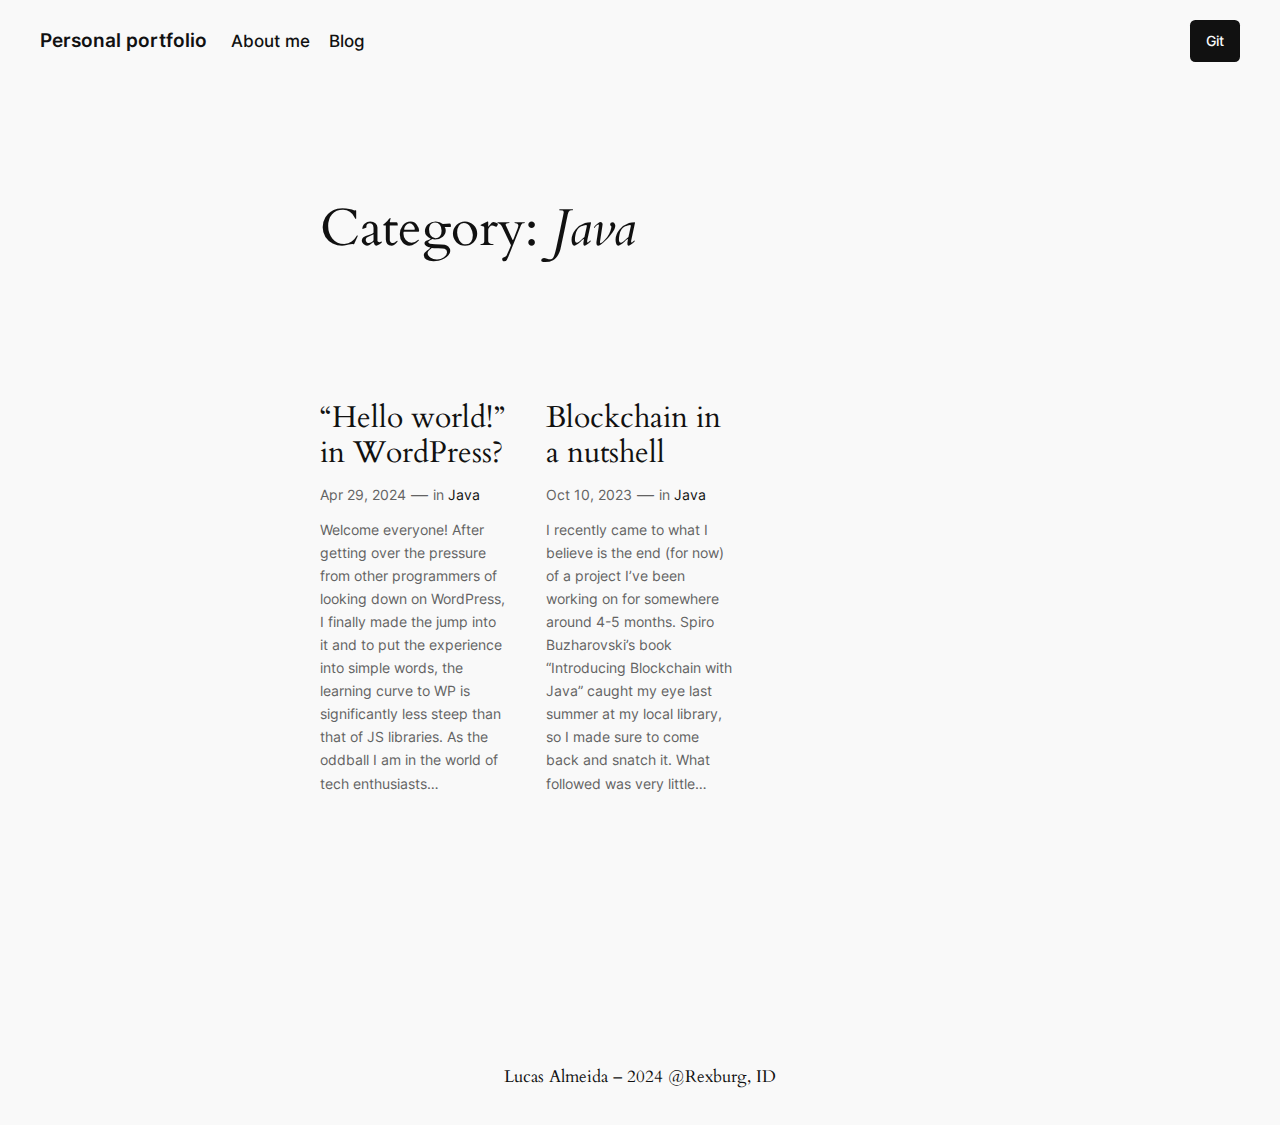
<file: category/programming/java/index.html>
<!DOCTYPE html>
<html lang="en-US">
<head>
	<meta charset="UTF-8">
	<meta name="viewport" content="width=device-width, initial-scale=1">
<meta name="robots" content="noindex, nofollow">
<title>Java &#8211; Personal portfolio</title>
<link rel="alternate" type="application/rss+xml" title="Personal portfolio &raquo; Feed" href="/feed">
<link rel="alternate" type="application/rss+xml" title="Personal portfolio &raquo; Comments Feed" href="/comments/feed">
<link rel="alternate" type="application/rss+xml" title="Personal portfolio &raquo; Java Category Feed" href="/category/programming/java/feed">
<script>
window._wpemojiSettings = {"baseUrl":"https:\/\/s.w.org\/images\/core\/emoji\/15.0.3\/72x72\/","ext":".png","svgUrl":"https:\/\/s.w.org\/images\/core\/emoji\/15.0.3\/svg\/","svgExt":".svg","source":{"concatemoji":"\/wp-includes\/js\/wp-emoji-release.min.js?ver=6.5.2"}};
/*! This file is auto-generated */
!function(i,n){var o,s,e;function c(e){try{var t={supportTests:e,timestamp:(new Date).valueOf()};sessionStorage.setItem(o,JSON.stringify(t))}catch(e){}}function p(e,t,n){e.clearRect(0,0,e.canvas.width,e.canvas.height),e.fillText(t,0,0);var t=new Uint32Array(e.getImageData(0,0,e.canvas.width,e.canvas.height).data),r=(e.clearRect(0,0,e.canvas.width,e.canvas.height),e.fillText(n,0,0),new Uint32Array(e.getImageData(0,0,e.canvas.width,e.canvas.height).data));return t.every(function(e,t){return e===r[t]})}function u(e,t,n){switch(t){case"flag":return n(e,"🏳️‍⚧️","🏳️​⚧️")?!1:!n(e,"🇺🇳","🇺​🇳")&&!n(e,"🏴󠁧󠁢󠁥󠁮󠁧󠁿","🏴​󠁧​󠁢​󠁥​󠁮​󠁧​󠁿");case"emoji":return!n(e,"🐦‍⬛","🐦​⬛")}return!1}function f(e,t,n){var r="undefined"!=typeof WorkerGlobalScope&&self instanceof WorkerGlobalScope?new OffscreenCanvas(300,150):i.createElement("canvas"),a=r.getContext("2d",{willReadFrequently:!0}),o=(a.textBaseline="top",a.font="600 32px Arial",{});return e.forEach(function(e){o[e]=t(a,e,n)}),o}function t(e){var t=i.createElement("script");t.src=e,t.defer=!0,i.head.appendChild(t)}"undefined"!=typeof Promise&&(o="wpEmojiSettingsSupports",s=["flag","emoji"],n.supports={everything:!0,everythingExceptFlag:!0},e=new Promise(function(e){i.addEventListener("DOMContentLoaded",e,{once:!0})}),new Promise(function(t){var n=function(){try{var e=JSON.parse(sessionStorage.getItem(o));if("object"==typeof e&&"number"==typeof e.timestamp&&(new Date).valueOf()<e.timestamp+604800&&"object"==typeof e.supportTests)return e.supportTests}catch(e){}return null}();if(!n){if("undefined"!=typeof Worker&&"undefined"!=typeof OffscreenCanvas&&"undefined"!=typeof URL&&URL.createObjectURL&&"undefined"!=typeof Blob)try{var e="postMessage("+f.toString()+"("+[JSON.stringify(s),u.toString(),p.toString()].join(",")+"));",r=new Blob([e],{type:"text/javascript"}),a=new Worker(URL.createObjectURL(r),{name:"wpTestEmojiSupports"});return void(a.onmessage=function(e){c(n=e.data),a.terminate(),t(n)})}catch(e){}c(n=f(s,u,p))}t(n)}).then(function(e){for(var t in e)n.supports[t]=e[t],n.supports.everything=n.supports.everything&&n.supports[t],"flag"!==t&&(n.supports.everythingExceptFlag=n.supports.everythingExceptFlag&&n.supports[t]);n.supports.everythingExceptFlag=n.supports.everythingExceptFlag&&!n.supports.flag,n.DOMReady=!1,n.readyCallback=function(){n.DOMReady=!0}}).then(function(){return e}).then(function(){var e;n.supports.everything||(n.readyCallback(),(e=n.source||{}).concatemoji?t(e.concatemoji):e.wpemoji&&e.twemoji&&(t(e.twemoji),t(e.wpemoji)))}))}((window,document),window._wpemojiSettings);
</script>
<style id="wp-block-site-title-inline-css">.wp-block-site-title a{color:inherit}</style>
<style id="wp-block-navigation-link-inline-css">.wp-block-navigation .wp-block-navigation-item__label{overflow-wrap:break-word}.wp-block-navigation .wp-block-navigation-item__description{display:none}.link-ui-tools{border-top:1px solid #f0f0f0;padding:8px}.link-ui-block-inserter{padding-top:8px}.link-ui-block-inserter__back{margin-left:8px;text-transform:uppercase}.components-popover-pointer-events-trap{background-color:initial;cursor:pointer;inset:0;position:fixed;z-index:1000000}

				.is-style-arrow-link .wp-block-navigation-item__label:after {
					content: "\2197";
					padding-inline-start: 0.25rem;
					vertical-align: middle;
					text-decoration: none;
					display: inline-block;
				}</style>
<link rel="stylesheet" id="wp-block-navigation-css" href="/wp-includes/blocks/navigation/style.min.css?ver=6.5.2" media="all">
<style id="wp-block-group-inline-css">.wp-block-group{box-sizing:border-box}</style>
<style id="wp-block-button-inline-css">.wp-block-button__link{box-sizing:border-box;cursor:pointer;display:inline-block;text-align:center;word-break:break-word}.wp-block-button__link.aligncenter{text-align:center}.wp-block-button__link.alignright{text-align:right}:where(.wp-block-button__link){border-radius:9999px;box-shadow:none;padding:calc(.667em + 2px) calc(1.333em + 2px);text-decoration:none}.wp-block-button[style*=text-decoration] .wp-block-button__link{text-decoration:inherit}.wp-block-buttons>.wp-block-button.has-custom-width{max-width:none}.wp-block-buttons>.wp-block-button.has-custom-width .wp-block-button__link{width:100%}.wp-block-buttons>.wp-block-button.has-custom-font-size .wp-block-button__link{font-size:inherit}.wp-block-buttons>.wp-block-button.wp-block-button__width-25{width:calc(25% - var(--wp--style--block-gap, .5em)*.75)}.wp-block-buttons>.wp-block-button.wp-block-button__width-50{width:calc(50% - var(--wp--style--block-gap, .5em)*.5)}.wp-block-buttons>.wp-block-button.wp-block-button__width-75{width:calc(75% - var(--wp--style--block-gap, .5em)*.25)}.wp-block-buttons>.wp-block-button.wp-block-button__width-100{flex-basis:100%;width:100%}.wp-block-buttons.is-vertical>.wp-block-button.wp-block-button__width-25{width:25%}.wp-block-buttons.is-vertical>.wp-block-button.wp-block-button__width-50{width:50%}.wp-block-buttons.is-vertical>.wp-block-button.wp-block-button__width-75{width:75%}.wp-block-button.is-style-squared,.wp-block-button__link.wp-block-button.is-style-squared{border-radius:0}.wp-block-button.no-border-radius,.wp-block-button__link.no-border-radius{border-radius:0!important}.wp-block-button .wp-block-button__link:where(.is-style-outline),.wp-block-button:where(.is-style-outline)>.wp-block-button__link{border:2px solid;padding:.667em 1.333em}.wp-block-button .wp-block-button__link:where(.is-style-outline):not(.has-text-color),.wp-block-button:where(.is-style-outline)>.wp-block-button__link:not(.has-text-color){color:currentColor}.wp-block-button .wp-block-button__link:where(.is-style-outline):not(.has-background),.wp-block-button:where(.is-style-outline)>.wp-block-button__link:not(.has-background){background-color:initial;background-image:none}.wp-block-button .wp-block-button__link:where(.has-border-color){border-width:initial}.wp-block-button .wp-block-button__link:where([style*=border-top-color]){border-top-width:medium}.wp-block-button .wp-block-button__link:where([style*=border-right-color]){border-right-width:medium}.wp-block-button .wp-block-button__link:where([style*=border-bottom-color]){border-bottom-width:medium}.wp-block-button .wp-block-button__link:where([style*=border-left-color]){border-left-width:medium}.wp-block-button .wp-block-button__link:where([style*=border-style]){border-width:initial}.wp-block-button .wp-block-button__link:where([style*=border-top-style]){border-top-width:medium}.wp-block-button .wp-block-button__link:where([style*=border-right-style]){border-right-width:medium}.wp-block-button .wp-block-button__link:where([style*=border-bottom-style]){border-bottom-width:medium}.wp-block-button .wp-block-button__link:where([style*=border-left-style]){border-left-width:medium}</style>
<style id="twentytwentyfour-button-style-outline-inline-css">.wp-block-button.is-style-outline
	> .wp-block-button__link:not(.has-text-color, .has-background):hover {
	background-color: var(--wp--preset--color--contrast-2, var(--wp--preset--color--contrast, transparent));
	color: var(--wp--preset--color--base);
	border-color: var(--wp--preset--color--contrast-2, var(--wp--preset--color--contrast, currentColor));
}</style>
<style id="wp-block-buttons-inline-css">.wp-block-buttons.is-vertical{flex-direction:column}.wp-block-buttons.is-vertical>.wp-block-button:last-child{margin-bottom:0}.wp-block-buttons>.wp-block-button{display:inline-block;margin:0}.wp-block-buttons.is-content-justification-left{justify-content:flex-start}.wp-block-buttons.is-content-justification-left.is-vertical{align-items:flex-start}.wp-block-buttons.is-content-justification-center{justify-content:center}.wp-block-buttons.is-content-justification-center.is-vertical{align-items:center}.wp-block-buttons.is-content-justification-right{justify-content:flex-end}.wp-block-buttons.is-content-justification-right.is-vertical{align-items:flex-end}.wp-block-buttons.is-content-justification-space-between{justify-content:space-between}.wp-block-buttons.aligncenter{text-align:center}.wp-block-buttons:not(.is-content-justification-space-between,.is-content-justification-right,.is-content-justification-left,.is-content-justification-center) .wp-block-button.aligncenter{margin-left:auto;margin-right:auto;width:100%}.wp-block-buttons[style*=text-decoration] .wp-block-button,.wp-block-buttons[style*=text-decoration] .wp-block-button__link{text-decoration:inherit}.wp-block-buttons.has-custom-font-size .wp-block-button__link{font-size:inherit}.wp-block-button.aligncenter{text-align:center}</style>
<style id="wp-block-query-title-inline-css">.wp-block-query-title{box-sizing:border-box}</style>
<style id="wp-block-paragraph-inline-css">.is-small-text{font-size:.875em}.is-regular-text{font-size:1em}.is-large-text{font-size:2.25em}.is-larger-text{font-size:3em}.has-drop-cap:not(:focus):first-letter{float:left;font-size:8.4em;font-style:normal;font-weight:100;line-height:.68;margin:.05em .1em 0 0;text-transform:uppercase}body.rtl .has-drop-cap:not(:focus):first-letter{float:none;margin-left:.1em}p.has-drop-cap.has-background{overflow:hidden}p.has-background{padding:1.25em 2.375em}:where(p.has-text-color:not(.has-link-color)) a{color:inherit}p.has-text-align-left[style*="writing-mode:vertical-lr"],p.has-text-align-right[style*="writing-mode:vertical-rl"]{rotate:180deg}</style>
<style id="wp-block-post-featured-image-inline-css">.wp-block-post-featured-image{margin-left:0;margin-right:0}.wp-block-post-featured-image a{display:block;height:100%}.wp-block-post-featured-image img{box-sizing:border-box;height:auto;max-width:100%;vertical-align:bottom;width:100%}.wp-block-post-featured-image.alignfull img,.wp-block-post-featured-image.alignwide img{width:100%}.wp-block-post-featured-image .wp-block-post-featured-image__overlay.has-background-dim{background-color:#000;inset:0;position:absolute}.wp-block-post-featured-image{position:relative}.wp-block-post-featured-image .wp-block-post-featured-image__overlay.has-background-gradient{background-color:initial}.wp-block-post-featured-image .wp-block-post-featured-image__overlay.has-background-dim-0{opacity:0}.wp-block-post-featured-image .wp-block-post-featured-image__overlay.has-background-dim-10{opacity:.1}.wp-block-post-featured-image .wp-block-post-featured-image__overlay.has-background-dim-20{opacity:.2}.wp-block-post-featured-image .wp-block-post-featured-image__overlay.has-background-dim-30{opacity:.3}.wp-block-post-featured-image .wp-block-post-featured-image__overlay.has-background-dim-40{opacity:.4}.wp-block-post-featured-image .wp-block-post-featured-image__overlay.has-background-dim-50{opacity:.5}.wp-block-post-featured-image .wp-block-post-featured-image__overlay.has-background-dim-60{opacity:.6}.wp-block-post-featured-image .wp-block-post-featured-image__overlay.has-background-dim-70{opacity:.7}.wp-block-post-featured-image .wp-block-post-featured-image__overlay.has-background-dim-80{opacity:.8}.wp-block-post-featured-image .wp-block-post-featured-image__overlay.has-background-dim-90{opacity:.9}.wp-block-post-featured-image .wp-block-post-featured-image__overlay.has-background-dim-100{opacity:1}.wp-block-post-featured-image:where(.alignleft,.alignright){width:100%}</style>
<style id="wp-block-post-title-inline-css">.wp-block-post-title{box-sizing:border-box;word-break:break-word}.wp-block-post-title a{display:inline-block}</style>
<style id="wp-block-post-date-inline-css">.wp-block-post-date{box-sizing:border-box}</style>
<style id="wp-block-post-terms-inline-css">.wp-block-post-terms{box-sizing:border-box}.wp-block-post-terms .wp-block-post-terms__separator{white-space:pre-wrap}

				.is-style-pill a,
				.is-style-pill span:not([class], [data-rich-text-placeholder]) {
					display: inline-block;
					background-color: var(--wp--preset--color--base-2);
					padding: 0.375rem 0.875rem;
					border-radius: var(--wp--preset--spacing--20);
				}

				.is-style-pill a:hover {
					background-color: var(--wp--preset--color--contrast-3);
				}</style>
<style id="wp-block-post-excerpt-inline-css">:where(.wp-block-post-excerpt){margin-bottom:var(--wp--style--block-gap);margin-top:var(--wp--style--block-gap)}.wp-block-post-excerpt__excerpt{margin-bottom:0;margin-top:0}.wp-block-post-excerpt__more-text{margin-bottom:0;margin-top:var(--wp--style--block-gap)}.wp-block-post-excerpt__more-link{display:inline-block}</style>
<style id="wp-block-spacer-inline-css">.wp-block-spacer{clear:both}</style>
<style id="wp-block-heading-inline-css">h1.has-background,h2.has-background,h3.has-background,h4.has-background,h5.has-background,h6.has-background{padding:1.25em 2.375em}h1.has-text-align-left[style*=writing-mode]:where([style*=vertical-lr]),h1.has-text-align-right[style*=writing-mode]:where([style*=vertical-rl]),h2.has-text-align-left[style*=writing-mode]:where([style*=vertical-lr]),h2.has-text-align-right[style*=writing-mode]:where([style*=vertical-rl]),h3.has-text-align-left[style*=writing-mode]:where([style*=vertical-lr]),h3.has-text-align-right[style*=writing-mode]:where([style*=vertical-rl]),h4.has-text-align-left[style*=writing-mode]:where([style*=vertical-lr]),h4.has-text-align-right[style*=writing-mode]:where([style*=vertical-rl]),h5.has-text-align-left[style*=writing-mode]:where([style*=vertical-lr]),h5.has-text-align-right[style*=writing-mode]:where([style*=vertical-rl]),h6.has-text-align-left[style*=writing-mode]:where([style*=vertical-lr]),h6.has-text-align-right[style*=writing-mode]:where([style*=vertical-rl]){rotate:180deg}

				.is-style-asterisk:before {
					content: '';
					width: 1.5rem;
					height: 3rem;
					background: var(--wp--preset--color--contrast-2, currentColor);
					clip-path: path('M11.93.684v8.039l5.633-5.633 1.216 1.23-5.66 5.66h8.04v1.737H13.2l5.701 5.701-1.23 1.23-5.742-5.742V21h-1.737v-8.094l-5.77 5.77-1.23-1.217 5.743-5.742H.842V9.98h8.162l-5.701-5.7 1.23-1.231 5.66 5.66V.684h1.737Z');
					display: block;
				}

				/* Hide the asterisk if the heading has no content, to avoid using empty headings to display the asterisk only, which is an A11Y issue */
				.is-style-asterisk:empty:before {
					content: none;
				}

				.is-style-asterisk:-moz-only-whitespace:before {
					content: none;
				}

				.is-style-asterisk.has-text-align-center:before {
					margin: 0 auto;
				}

				.is-style-asterisk.has-text-align-right:before {
					margin-left: auto;
				}

				.rtl .is-style-asterisk.has-text-align-left:before {
					margin-right: auto;
				}</style>
<style id="wp-block-post-template-inline-css">.wp-block-post-template{list-style:none;margin-bottom:0;margin-top:0;max-width:100%;padding:0}.wp-block-post-template.wp-block-post-template{background:none}.wp-block-post-template.is-flex-container{display:flex;flex-direction:row;flex-wrap:wrap;gap:1.25em}.wp-block-post-template.is-flex-container>li{margin:0;width:100%}@media (min-width:600px){.wp-block-post-template.is-flex-container.is-flex-container.columns-2>li{width:calc(50% - .625em)}.wp-block-post-template.is-flex-container.is-flex-container.columns-3>li{width:calc(33.33333% - .83333em)}.wp-block-post-template.is-flex-container.is-flex-container.columns-4>li{width:calc(25% - .9375em)}.wp-block-post-template.is-flex-container.is-flex-container.columns-5>li{width:calc(20% - 1em)}.wp-block-post-template.is-flex-container.is-flex-container.columns-6>li{width:calc(16.66667% - 1.04167em)}}@media (max-width:600px){.wp-block-post-template-is-layout-grid.wp-block-post-template-is-layout-grid.wp-block-post-template-is-layout-grid.wp-block-post-template-is-layout-grid{grid-template-columns:1fr}}.wp-block-post-template-is-layout-constrained>li>.alignright,.wp-block-post-template-is-layout-flow>li>.alignright{float:right;margin-inline-end:0;margin-inline-start:2em}.wp-block-post-template-is-layout-constrained>li>.alignleft,.wp-block-post-template-is-layout-flow>li>.alignleft{float:left;margin-inline-end:2em;margin-inline-start:0}.wp-block-post-template-is-layout-constrained>li>.aligncenter,.wp-block-post-template-is-layout-flow>li>.aligncenter{margin-inline-end:auto;margin-inline-start:auto}</style>
<style id="wp-block-query-pagination-inline-css">.wp-block-query-pagination>.wp-block-query-pagination-next,.wp-block-query-pagination>.wp-block-query-pagination-numbers,.wp-block-query-pagination>.wp-block-query-pagination-previous{margin-bottom:.5em;margin-right:.5em}.wp-block-query-pagination>.wp-block-query-pagination-next:last-child,.wp-block-query-pagination>.wp-block-query-pagination-numbers:last-child,.wp-block-query-pagination>.wp-block-query-pagination-previous:last-child{margin-right:0}.wp-block-query-pagination.is-content-justification-space-between>.wp-block-query-pagination-next:last-of-type{margin-inline-start:auto}.wp-block-query-pagination.is-content-justification-space-between>.wp-block-query-pagination-previous:first-child{margin-inline-end:auto}.wp-block-query-pagination .wp-block-query-pagination-previous-arrow{display:inline-block;margin-right:1ch}.wp-block-query-pagination .wp-block-query-pagination-previous-arrow:not(.is-arrow-chevron){transform:scaleX(1)}.wp-block-query-pagination .wp-block-query-pagination-next-arrow{display:inline-block;margin-left:1ch}.wp-block-query-pagination .wp-block-query-pagination-next-arrow:not(.is-arrow-chevron){transform:scaleX(1)}.wp-block-query-pagination.aligncenter{justify-content:center}</style>
<style id="wp-emoji-styles-inline-css">img.wp-smiley, img.emoji {
		display: inline !important;
		border: none !important;
		box-shadow: none !important;
		height: 1em !important;
		width: 1em !important;
		margin: 0 0.07em !important;
		vertical-align: -0.1em !important;
		background: none !important;
		padding: 0 !important;
	}</style>
<style id="wp-block-library-inline-css">:root{--wp-admin-theme-color:#007cba;--wp-admin-theme-color--rgb:0,124,186;--wp-admin-theme-color-darker-10:#006ba1;--wp-admin-theme-color-darker-10--rgb:0,107,161;--wp-admin-theme-color-darker-20:#005a87;--wp-admin-theme-color-darker-20--rgb:0,90,135;--wp-admin-border-width-focus:2px;--wp-block-synced-color:#7a00df;--wp-block-synced-color--rgb:122,0,223;--wp-bound-block-color:#9747ff}@media (min-resolution:192dpi){:root{--wp-admin-border-width-focus:1.5px}}.wp-element-button{cursor:pointer}:root{--wp--preset--font-size--normal:16px;--wp--preset--font-size--huge:42px}:root .has-very-light-gray-background-color{background-color:#eee}:root .has-very-dark-gray-background-color{background-color:#313131}:root .has-very-light-gray-color{color:#eee}:root .has-very-dark-gray-color{color:#313131}:root .has-vivid-green-cyan-to-vivid-cyan-blue-gradient-background{background:linear-gradient(135deg,#00d084,#0693e3)}:root .has-purple-crush-gradient-background{background:linear-gradient(135deg,#34e2e4,#4721fb 50%,#ab1dfe)}:root .has-hazy-dawn-gradient-background{background:linear-gradient(135deg,#faaca8,#dad0ec)}:root .has-subdued-olive-gradient-background{background:linear-gradient(135deg,#fafae1,#67a671)}:root .has-atomic-cream-gradient-background{background:linear-gradient(135deg,#fdd79a,#004a59)}:root .has-nightshade-gradient-background{background:linear-gradient(135deg,#330968,#31cdcf)}:root .has-midnight-gradient-background{background:linear-gradient(135deg,#020381,#2874fc)}.has-regular-font-size{font-size:1em}.has-larger-font-size{font-size:2.625em}.has-normal-font-size{font-size:var(--wp--preset--font-size--normal)}.has-huge-font-size{font-size:var(--wp--preset--font-size--huge)}.has-text-align-center{text-align:center}.has-text-align-left{text-align:left}.has-text-align-right{text-align:right}#end-resizable-editor-section{display:none}.aligncenter{clear:both}.items-justified-left{justify-content:flex-start}.items-justified-center{justify-content:center}.items-justified-right{justify-content:flex-end}.items-justified-space-between{justify-content:space-between}.screen-reader-text{border:0;clip:rect(1px,1px,1px,1px);-webkit-clip-path:inset(50%);clip-path:inset(50%);height:1px;margin:-1px;overflow:hidden;padding:0;position:absolute;width:1px;word-wrap:normal!important}.screen-reader-text:focus{background-color:#ddd;clip:auto!important;-webkit-clip-path:none;clip-path:none;color:#444;display:block;font-size:1em;height:auto;left:5px;line-height:normal;padding:15px 23px 14px;text-decoration:none;top:5px;width:auto;z-index:100000}html :where(.has-border-color){border-style:solid}html :where([style*=border-top-color]){border-top-style:solid}html :where([style*=border-right-color]){border-right-style:solid}html :where([style*=border-bottom-color]){border-bottom-style:solid}html :where([style*=border-left-color]){border-left-style:solid}html :where([style*=border-width]){border-style:solid}html :where([style*=border-top-width]){border-top-style:solid}html :where([style*=border-right-width]){border-right-style:solid}html :where([style*=border-bottom-width]){border-bottom-style:solid}html :where([style*=border-left-width]){border-left-style:solid}html :where(img[class*=wp-image-]){height:auto;max-width:100%}:where(figure){margin:0 0 1em}html :where(.is-position-sticky){--wp-admin--admin-bar--position-offset:var(--wp-admin--admin-bar--height,0px)}@media screen and (max-width:600px){html :where(.is-position-sticky){--wp-admin--admin-bar--position-offset:0px}}</style>
<style id="global-styles-inline-css">body{--wp--preset--color--black: #000000;--wp--preset--color--cyan-bluish-gray: #abb8c3;--wp--preset--color--white: #ffffff;--wp--preset--color--pale-pink: #f78da7;--wp--preset--color--vivid-red: #cf2e2e;--wp--preset--color--luminous-vivid-orange: #ff6900;--wp--preset--color--luminous-vivid-amber: #fcb900;--wp--preset--color--light-green-cyan: #7bdcb5;--wp--preset--color--vivid-green-cyan: #00d084;--wp--preset--color--pale-cyan-blue: #8ed1fc;--wp--preset--color--vivid-cyan-blue: #0693e3;--wp--preset--color--vivid-purple: #9b51e0;--wp--preset--color--base: #f9f9f9;--wp--preset--color--base-2: #ffffff;--wp--preset--color--contrast: #111111;--wp--preset--color--contrast-2: #636363;--wp--preset--color--contrast-3: #A4A4A4;--wp--preset--color--accent: #cfcabe;--wp--preset--color--accent-2: #c2a990;--wp--preset--color--accent-3: #d8613c;--wp--preset--color--accent-4: #b1c5a4;--wp--preset--color--accent-5: #b5bdbc;--wp--preset--gradient--vivid-cyan-blue-to-vivid-purple: linear-gradient(135deg,rgba(6,147,227,1) 0%,rgb(155,81,224) 100%);--wp--preset--gradient--light-green-cyan-to-vivid-green-cyan: linear-gradient(135deg,rgb(122,220,180) 0%,rgb(0,208,130) 100%);--wp--preset--gradient--luminous-vivid-amber-to-luminous-vivid-orange: linear-gradient(135deg,rgba(252,185,0,1) 0%,rgba(255,105,0,1) 100%);--wp--preset--gradient--luminous-vivid-orange-to-vivid-red: linear-gradient(135deg,rgba(255,105,0,1) 0%,rgb(207,46,46) 100%);--wp--preset--gradient--very-light-gray-to-cyan-bluish-gray: linear-gradient(135deg,rgb(238,238,238) 0%,rgb(169,184,195) 100%);--wp--preset--gradient--cool-to-warm-spectrum: linear-gradient(135deg,rgb(74,234,220) 0%,rgb(151,120,209) 20%,rgb(207,42,186) 40%,rgb(238,44,130) 60%,rgb(251,105,98) 80%,rgb(254,248,76) 100%);--wp--preset--gradient--blush-light-purple: linear-gradient(135deg,rgb(255,206,236) 0%,rgb(152,150,240) 100%);--wp--preset--gradient--blush-bordeaux: linear-gradient(135deg,rgb(254,205,165) 0%,rgb(254,45,45) 50%,rgb(107,0,62) 100%);--wp--preset--gradient--luminous-dusk: linear-gradient(135deg,rgb(255,203,112) 0%,rgb(199,81,192) 50%,rgb(65,88,208) 100%);--wp--preset--gradient--pale-ocean: linear-gradient(135deg,rgb(255,245,203) 0%,rgb(182,227,212) 50%,rgb(51,167,181) 100%);--wp--preset--gradient--electric-grass: linear-gradient(135deg,rgb(202,248,128) 0%,rgb(113,206,126) 100%);--wp--preset--gradient--midnight: linear-gradient(135deg,rgb(2,3,129) 0%,rgb(40,116,252) 100%);--wp--preset--gradient--gradient-1: linear-gradient(to bottom, #cfcabe 0%, #F9F9F9 100%);--wp--preset--gradient--gradient-2: linear-gradient(to bottom, #C2A990 0%, #F9F9F9 100%);--wp--preset--gradient--gradient-3: linear-gradient(to bottom, #D8613C 0%, #F9F9F9 100%);--wp--preset--gradient--gradient-4: linear-gradient(to bottom, #B1C5A4 0%, #F9F9F9 100%);--wp--preset--gradient--gradient-5: linear-gradient(to bottom, #B5BDBC 0%, #F9F9F9 100%);--wp--preset--gradient--gradient-6: linear-gradient(to bottom, #A4A4A4 0%, #F9F9F9 100%);--wp--preset--gradient--gradient-7: linear-gradient(to bottom, #cfcabe 50%, #F9F9F9 50%);--wp--preset--gradient--gradient-8: linear-gradient(to bottom, #C2A990 50%, #F9F9F9 50%);--wp--preset--gradient--gradient-9: linear-gradient(to bottom, #D8613C 50%, #F9F9F9 50%);--wp--preset--gradient--gradient-10: linear-gradient(to bottom, #B1C5A4 50%, #F9F9F9 50%);--wp--preset--gradient--gradient-11: linear-gradient(to bottom, #B5BDBC 50%, #F9F9F9 50%);--wp--preset--gradient--gradient-12: linear-gradient(to bottom, #A4A4A4 50%, #F9F9F9 50%);--wp--preset--font-size--small: 0.9rem;--wp--preset--font-size--medium: 1.05rem;--wp--preset--font-size--large: clamp(1.39rem, 1.39rem + ((1vw - 0.2rem) * 2.3), 1.85rem);--wp--preset--font-size--x-large: clamp(1.85rem, 1.85rem + ((1vw - 0.2rem) * 3.25), 2.5rem);--wp--preset--font-size--xx-large: clamp(2.5rem, 2.5rem + ((1vw - 0.2rem) * 3.85), 3.27rem);--wp--preset--font-family--body: "Inter", sans-serif;--wp--preset--font-family--heading: Cardo;--wp--preset--font-family--system-sans-serif: -apple-system, BlinkMacSystemFont, avenir next, avenir, segoe ui, helvetica neue, helvetica, Cantarell, Ubuntu, roboto, noto, arial, sans-serif;--wp--preset--font-family--system-serif: Iowan Old Style, Apple Garamond, Baskerville, Times New Roman, Droid Serif, Times, Source Serif Pro, serif, Apple Color Emoji, Segoe UI Emoji, Segoe UI Symbol;--wp--preset--spacing--10: 1rem;--wp--preset--spacing--20: min(1.5rem, 2vw);--wp--preset--spacing--30: min(2.5rem, 3vw);--wp--preset--spacing--40: min(4rem, 5vw);--wp--preset--spacing--50: min(6.5rem, 8vw);--wp--preset--spacing--60: min(10.5rem, 13vw);--wp--preset--shadow--natural: 6px 6px 9px rgba(0, 0, 0, 0.2);--wp--preset--shadow--deep: 12px 12px 50px rgba(0, 0, 0, 0.4);--wp--preset--shadow--sharp: 6px 6px 0px rgba(0, 0, 0, 0.2);--wp--preset--shadow--outlined: 6px 6px 0px -3px rgba(255, 255, 255, 1), 6px 6px rgba(0, 0, 0, 1);--wp--preset--shadow--crisp: 6px 6px 0px rgba(0, 0, 0, 1);}body { margin: 0;--wp--style--global--content-size: 310px;--wp--style--global--wide-size: 640px; }.wp-site-blocks { padding-top: var(--wp--style--root--padding-top); padding-bottom: var(--wp--style--root--padding-bottom); }.has-global-padding { padding-right: var(--wp--style--root--padding-right); padding-left: var(--wp--style--root--padding-left); }.has-global-padding :where(.has-global-padding:not(.wp-block-block)) { padding-right: 0; padding-left: 0; }.has-global-padding > .alignfull { margin-right: calc(var(--wp--style--root--padding-right) * -1); margin-left: calc(var(--wp--style--root--padding-left) * -1); }.has-global-padding :where(.has-global-padding:not(.wp-block-block)) > .alignfull { margin-right: 0; margin-left: 0; }.has-global-padding > .alignfull:where(:not(.has-global-padding):not(.is-layout-flex):not(.is-layout-grid)) > :where([class*="wp-block-"]:not(.alignfull):not([class*="__"]),p,h1,h2,h3,h4,h5,h6,ul,ol) { padding-right: var(--wp--style--root--padding-right); padding-left: var(--wp--style--root--padding-left); }.has-global-padding :where(.has-global-padding) > .alignfull:where(:not(.has-global-padding)) > :where([class*="wp-block-"]:not(.alignfull):not([class*="__"]),p,h1,h2,h3,h4,h5,h6,ul,ol) { padding-right: 0; padding-left: 0; }.wp-site-blocks > .alignleft { float: left; margin-right: 2em; }.wp-site-blocks > .alignright { float: right; margin-left: 2em; }.wp-site-blocks > .aligncenter { justify-content: center; margin-left: auto; margin-right: auto; }:where(.wp-site-blocks) > * { margin-block-start: 1.2rem; margin-block-end: 0; }:where(.wp-site-blocks) > :first-child:first-child { margin-block-start: 0; }:where(.wp-site-blocks) > :last-child:last-child { margin-block-end: 0; }body { --wp--style--block-gap: 1.2rem; }:where(body .is-layout-flow)  > :first-child:first-child{margin-block-start: 0;}:where(body .is-layout-flow)  > :last-child:last-child{margin-block-end: 0;}:where(body .is-layout-flow)  > *{margin-block-start: 1.2rem;margin-block-end: 0;}:where(body .is-layout-constrained)  > :first-child:first-child{margin-block-start: 0;}:where(body .is-layout-constrained)  > :last-child:last-child{margin-block-end: 0;}:where(body .is-layout-constrained)  > *{margin-block-start: 1.2rem;margin-block-end: 0;}:where(body .is-layout-flex) {gap: 1.2rem;}:where(body .is-layout-grid) {gap: 1.2rem;}body .is-layout-flow > .alignleft{float: left;margin-inline-start: 0;margin-inline-end: 2em;}body .is-layout-flow > .alignright{float: right;margin-inline-start: 2em;margin-inline-end: 0;}body .is-layout-flow > .aligncenter{margin-left: auto !important;margin-right: auto !important;}body .is-layout-constrained > .alignleft{float: left;margin-inline-start: 0;margin-inline-end: 2em;}body .is-layout-constrained > .alignright{float: right;margin-inline-start: 2em;margin-inline-end: 0;}body .is-layout-constrained > .aligncenter{margin-left: auto !important;margin-right: auto !important;}body .is-layout-constrained > :where(:not(.alignleft):not(.alignright):not(.alignfull)){max-width: var(--wp--style--global--content-size);margin-left: auto !important;margin-right: auto !important;}body .is-layout-constrained > .alignwide{max-width: var(--wp--style--global--wide-size);}body .is-layout-flex{display: flex;}body .is-layout-flex{flex-wrap: wrap;align-items: center;}body .is-layout-flex > *{margin: 0;}body .is-layout-grid{display: grid;}body .is-layout-grid > *{margin: 0;}body{background-color: var(--wp--preset--color--base);color: var(--wp--preset--color--contrast);font-family: var(--wp--preset--font-family--body);font-size: var(--wp--preset--font-size--medium);font-style: normal;font-weight: 400;line-height: 1.55;--wp--style--root--padding-top: 0px;--wp--style--root--padding-right: var(--wp--preset--spacing--40);--wp--style--root--padding-bottom: 0px;--wp--style--root--padding-left: var(--wp--preset--spacing--40);}a:where(:not(.wp-element-button)){color: var(--wp--preset--color--contrast);text-decoration: underline;}a:where(:not(.wp-element-button)):hover{text-decoration: none;}h1, h2, h3, h4, h5, h6{color: var(--wp--preset--color--contrast);font-family: var(--wp--preset--font-family--heading);font-weight: 400;line-height: 1.2;}h1{font-size: var(--wp--preset--font-size--xx-large);line-height: 1.15;}h2{font-size: var(--wp--preset--font-size--x-large);}h3{font-size: var(--wp--preset--font-size--large);}h4{font-size: clamp(1.1rem, 1.1rem + ((1vw - 0.2rem) * 0.767), 1.5rem);}h5{font-size: var(--wp--preset--font-size--medium);}h6{font-size: var(--wp--preset--font-size--small);}.wp-element-button, .wp-block-button__link{background-color: var(--wp--preset--color--contrast);border-radius: .33rem;border-color: var(--wp--preset--color--contrast);border-width: 0;color: var(--wp--preset--color--base);font-family: inherit;font-size: var(--wp--preset--font-size--small);font-style: normal;font-weight: 500;line-height: inherit;padding-top: 0.6rem;padding-right: 1rem;padding-bottom: 0.6rem;padding-left: 1rem;text-decoration: none;}.wp-element-button:hover, .wp-block-button__link:hover{background-color: var(--wp--preset--color--contrast-2);border-color: var(--wp--preset--color--contrast-2);color: var(--wp--preset--color--base);}.wp-element-button:focus, .wp-block-button__link:focus{background-color: var(--wp--preset--color--contrast-2);border-color: var(--wp--preset--color--contrast-2);color: var(--wp--preset--color--base);outline-color: var(--wp--preset--color--contrast);outline-offset: 2px;}.wp-element-button:active, .wp-block-button__link:active{background-color: var(--wp--preset--color--contrast);color: var(--wp--preset--color--base);}.wp-element-caption, .wp-block-audio figcaption, .wp-block-embed figcaption, .wp-block-gallery figcaption, .wp-block-image figcaption, .wp-block-table figcaption, .wp-block-video figcaption{color: var(--wp--preset--color--contrast-2);font-family: var(--wp--preset--font-family--body);font-size: 0.8rem;}.has-black-color{color: var(--wp--preset--color--black) !important;}.has-cyan-bluish-gray-color{color: var(--wp--preset--color--cyan-bluish-gray) !important;}.has-white-color{color: var(--wp--preset--color--white) !important;}.has-pale-pink-color{color: var(--wp--preset--color--pale-pink) !important;}.has-vivid-red-color{color: var(--wp--preset--color--vivid-red) !important;}.has-luminous-vivid-orange-color{color: var(--wp--preset--color--luminous-vivid-orange) !important;}.has-luminous-vivid-amber-color{color: var(--wp--preset--color--luminous-vivid-amber) !important;}.has-light-green-cyan-color{color: var(--wp--preset--color--light-green-cyan) !important;}.has-vivid-green-cyan-color{color: var(--wp--preset--color--vivid-green-cyan) !important;}.has-pale-cyan-blue-color{color: var(--wp--preset--color--pale-cyan-blue) !important;}.has-vivid-cyan-blue-color{color: var(--wp--preset--color--vivid-cyan-blue) !important;}.has-vivid-purple-color{color: var(--wp--preset--color--vivid-purple) !important;}.has-base-color{color: var(--wp--preset--color--base) !important;}.has-base-2-color{color: var(--wp--preset--color--base-2) !important;}.has-contrast-color{color: var(--wp--preset--color--contrast) !important;}.has-contrast-2-color{color: var(--wp--preset--color--contrast-2) !important;}.has-contrast-3-color{color: var(--wp--preset--color--contrast-3) !important;}.has-accent-color{color: var(--wp--preset--color--accent) !important;}.has-accent-2-color{color: var(--wp--preset--color--accent-2) !important;}.has-accent-3-color{color: var(--wp--preset--color--accent-3) !important;}.has-accent-4-color{color: var(--wp--preset--color--accent-4) !important;}.has-accent-5-color{color: var(--wp--preset--color--accent-5) !important;}.has-black-background-color{background-color: var(--wp--preset--color--black) !important;}.has-cyan-bluish-gray-background-color{background-color: var(--wp--preset--color--cyan-bluish-gray) !important;}.has-white-background-color{background-color: var(--wp--preset--color--white) !important;}.has-pale-pink-background-color{background-color: var(--wp--preset--color--pale-pink) !important;}.has-vivid-red-background-color{background-color: var(--wp--preset--color--vivid-red) !important;}.has-luminous-vivid-orange-background-color{background-color: var(--wp--preset--color--luminous-vivid-orange) !important;}.has-luminous-vivid-amber-background-color{background-color: var(--wp--preset--color--luminous-vivid-amber) !important;}.has-light-green-cyan-background-color{background-color: var(--wp--preset--color--light-green-cyan) !important;}.has-vivid-green-cyan-background-color{background-color: var(--wp--preset--color--vivid-green-cyan) !important;}.has-pale-cyan-blue-background-color{background-color: var(--wp--preset--color--pale-cyan-blue) !important;}.has-vivid-cyan-blue-background-color{background-color: var(--wp--preset--color--vivid-cyan-blue) !important;}.has-vivid-purple-background-color{background-color: var(--wp--preset--color--vivid-purple) !important;}.has-base-background-color{background-color: var(--wp--preset--color--base) !important;}.has-base-2-background-color{background-color: var(--wp--preset--color--base-2) !important;}.has-contrast-background-color{background-color: var(--wp--preset--color--contrast) !important;}.has-contrast-2-background-color{background-color: var(--wp--preset--color--contrast-2) !important;}.has-contrast-3-background-color{background-color: var(--wp--preset--color--contrast-3) !important;}.has-accent-background-color{background-color: var(--wp--preset--color--accent) !important;}.has-accent-2-background-color{background-color: var(--wp--preset--color--accent-2) !important;}.has-accent-3-background-color{background-color: var(--wp--preset--color--accent-3) !important;}.has-accent-4-background-color{background-color: var(--wp--preset--color--accent-4) !important;}.has-accent-5-background-color{background-color: var(--wp--preset--color--accent-5) !important;}.has-black-border-color{border-color: var(--wp--preset--color--black) !important;}.has-cyan-bluish-gray-border-color{border-color: var(--wp--preset--color--cyan-bluish-gray) !important;}.has-white-border-color{border-color: var(--wp--preset--color--white) !important;}.has-pale-pink-border-color{border-color: var(--wp--preset--color--pale-pink) !important;}.has-vivid-red-border-color{border-color: var(--wp--preset--color--vivid-red) !important;}.has-luminous-vivid-orange-border-color{border-color: var(--wp--preset--color--luminous-vivid-orange) !important;}.has-luminous-vivid-amber-border-color{border-color: var(--wp--preset--color--luminous-vivid-amber) !important;}.has-light-green-cyan-border-color{border-color: var(--wp--preset--color--light-green-cyan) !important;}.has-vivid-green-cyan-border-color{border-color: var(--wp--preset--color--vivid-green-cyan) !important;}.has-pale-cyan-blue-border-color{border-color: var(--wp--preset--color--pale-cyan-blue) !important;}.has-vivid-cyan-blue-border-color{border-color: var(--wp--preset--color--vivid-cyan-blue) !important;}.has-vivid-purple-border-color{border-color: var(--wp--preset--color--vivid-purple) !important;}.has-base-border-color{border-color: var(--wp--preset--color--base) !important;}.has-base-2-border-color{border-color: var(--wp--preset--color--base-2) !important;}.has-contrast-border-color{border-color: var(--wp--preset--color--contrast) !important;}.has-contrast-2-border-color{border-color: var(--wp--preset--color--contrast-2) !important;}.has-contrast-3-border-color{border-color: var(--wp--preset--color--contrast-3) !important;}.has-accent-border-color{border-color: var(--wp--preset--color--accent) !important;}.has-accent-2-border-color{border-color: var(--wp--preset--color--accent-2) !important;}.has-accent-3-border-color{border-color: var(--wp--preset--color--accent-3) !important;}.has-accent-4-border-color{border-color: var(--wp--preset--color--accent-4) !important;}.has-accent-5-border-color{border-color: var(--wp--preset--color--accent-5) !important;}.has-vivid-cyan-blue-to-vivid-purple-gradient-background{background: var(--wp--preset--gradient--vivid-cyan-blue-to-vivid-purple) !important;}.has-light-green-cyan-to-vivid-green-cyan-gradient-background{background: var(--wp--preset--gradient--light-green-cyan-to-vivid-green-cyan) !important;}.has-luminous-vivid-amber-to-luminous-vivid-orange-gradient-background{background: var(--wp--preset--gradient--luminous-vivid-amber-to-luminous-vivid-orange) !important;}.has-luminous-vivid-orange-to-vivid-red-gradient-background{background: var(--wp--preset--gradient--luminous-vivid-orange-to-vivid-red) !important;}.has-very-light-gray-to-cyan-bluish-gray-gradient-background{background: var(--wp--preset--gradient--very-light-gray-to-cyan-bluish-gray) !important;}.has-cool-to-warm-spectrum-gradient-background{background: var(--wp--preset--gradient--cool-to-warm-spectrum) !important;}.has-blush-light-purple-gradient-background{background: var(--wp--preset--gradient--blush-light-purple) !important;}.has-blush-bordeaux-gradient-background{background: var(--wp--preset--gradient--blush-bordeaux) !important;}.has-luminous-dusk-gradient-background{background: var(--wp--preset--gradient--luminous-dusk) !important;}.has-pale-ocean-gradient-background{background: var(--wp--preset--gradient--pale-ocean) !important;}.has-electric-grass-gradient-background{background: var(--wp--preset--gradient--electric-grass) !important;}.has-midnight-gradient-background{background: var(--wp--preset--gradient--midnight) !important;}.has-gradient-1-gradient-background{background: var(--wp--preset--gradient--gradient-1) !important;}.has-gradient-2-gradient-background{background: var(--wp--preset--gradient--gradient-2) !important;}.has-gradient-3-gradient-background{background: var(--wp--preset--gradient--gradient-3) !important;}.has-gradient-4-gradient-background{background: var(--wp--preset--gradient--gradient-4) !important;}.has-gradient-5-gradient-background{background: var(--wp--preset--gradient--gradient-5) !important;}.has-gradient-6-gradient-background{background: var(--wp--preset--gradient--gradient-6) !important;}.has-gradient-7-gradient-background{background: var(--wp--preset--gradient--gradient-7) !important;}.has-gradient-8-gradient-background{background: var(--wp--preset--gradient--gradient-8) !important;}.has-gradient-9-gradient-background{background: var(--wp--preset--gradient--gradient-9) !important;}.has-gradient-10-gradient-background{background: var(--wp--preset--gradient--gradient-10) !important;}.has-gradient-11-gradient-background{background: var(--wp--preset--gradient--gradient-11) !important;}.has-gradient-12-gradient-background{background: var(--wp--preset--gradient--gradient-12) !important;}.has-small-font-size{font-size: var(--wp--preset--font-size--small) !important;}.has-medium-font-size{font-size: var(--wp--preset--font-size--medium) !important;}.has-large-font-size{font-size: var(--wp--preset--font-size--large) !important;}.has-x-large-font-size{font-size: var(--wp--preset--font-size--x-large) !important;}.has-xx-large-font-size{font-size: var(--wp--preset--font-size--xx-large) !important;}.has-body-font-family{font-family: var(--wp--preset--font-family--body) !important;}.has-heading-font-family{font-family: var(--wp--preset--font-family--heading) !important;}.has-system-sans-serif-font-family{font-family: var(--wp--preset--font-family--system-sans-serif) !important;}.has-system-serif-font-family{font-family: var(--wp--preset--font-family--system-serif) !important;}
.wp-block-navigation{font-weight: 500;}
.wp-block-navigation a:where(:not(.wp-element-button)){color: inherit;text-decoration: none;}
.wp-block-navigation a:where(:not(.wp-element-button)):hover{text-decoration: underline;}
.wp-block-button.is-style-outline .wp-block-button__link{border-width: 1px;padding-top: calc(0.6rem - 1px);padding-right: calc(1rem - 1px);padding-bottom: calc(0.6rem - 1px);padding-left: calc(1rem - 1px);}
.wp-block-buttons-is-layout-flow > :first-child:first-child{margin-block-start: 0;}.wp-block-buttons-is-layout-flow > :last-child:last-child{margin-block-end: 0;}.wp-block-buttons-is-layout-flow > *{margin-block-start: 0.7rem;margin-block-end: 0;}.wp-block-buttons-is-layout-constrained > :first-child:first-child{margin-block-start: 0;}.wp-block-buttons-is-layout-constrained > :last-child:last-child{margin-block-end: 0;}.wp-block-buttons-is-layout-constrained > *{margin-block-start: 0.7rem;margin-block-end: 0;}.wp-block-buttons-is-layout-flex{gap: 0.7rem;}.wp-block-buttons-is-layout-grid{gap: 0.7rem;}
.wp-block-post-date{color: var(--wp--preset--color--contrast-2);font-size: var(--wp--preset--font-size--small);}
.wp-block-post-date a:where(:not(.wp-element-button)){color: var(--wp--preset--color--contrast-2);text-decoration: none;}
.wp-block-post-date a:where(:not(.wp-element-button)):hover{text-decoration: underline;}
.wp-block-post-excerpt{line-height: 1.6;}
.wp-block-post-featured-image img, .wp-block-post-featured-image .block-editor-media-placeholder, .wp-block-post-featured-image .wp-block-post-featured-image__overlay{border-radius: var(--wp--preset--spacing--20);}
.wp-block-post-terms{font-size: var(--wp--preset--font-size--small);}
.wp-block-post-terms a:where(:not(.wp-element-button)){text-decoration: none;}
.wp-block-post-terms a:where(:not(.wp-element-button)):hover{text-decoration: underline;}
.wp-block-post-title a:where(:not(.wp-element-button)){text-decoration: none;}
.wp-block-post-title a:where(:not(.wp-element-button)):hover{text-decoration: underline;}
.wp-block-query-no-results{padding-top: var(--wp--preset--spacing--30);}
.wp-block-site-title{font-family: var(--wp--preset--font-family--body);font-size: clamp(0.875rem, 0.875rem + ((1vw - 0.2rem) * 1.625), 1.2rem);font-style: normal;font-weight: 600;}
.wp-block-site-title a:where(:not(.wp-element-button)){text-decoration: none;}
.wp-block-site-title a:where(:not(.wp-element-button)):hover{text-decoration: none;}
:where(.wp-site-blocks *:focus){outline-width:2px;outline-style:solid}

figure {
border-radius:50%
}.wp-block-calendar.wp-block-calendar table:where(:not(.has-text-color)) th{background-color:var(--wp--preset--color--contrast-2);color:var(--wp--preset--color--base);border-color:var(--wp--preset--color--contrast-2)}.wp-block-calendar table:where(:not(.has-text-color)) td{border-color:var(--wp--preset--color--contrast-2)}.wp-block-categories{}.wp-block-categories{list-style-type:none;}.wp-block-categories li{margin-bottom: 0.5rem;}.wp-block-post-comments-form{}.wp-block-post-comments-form textarea, .wp-block-post-comments-form input{border-radius:.33rem}.wp-block-loginout{}.wp-block-loginout input{border-radius:.33rem;padding:calc(0.667em + 2px);border:1px solid #949494;}.wp-block-post-terms{}.wp-block-post-terms .wp-block-post-terms__prefix{color: var(--wp--preset--color--contrast-2);}.wp-block-query-title{}.wp-block-query-title span{font-style: italic;}.wp-block-quote{}.wp-block-quote :where(p){margin-block-start:0;margin-block-end:calc(var(--wp--preset--spacing--10) + 0.5rem);}.wp-block-quote :where(:last-child){margin-block-end:0;}.wp-block-quote.has-text-align-right.is-style-plain, .rtl .is-style-plain.wp-block-quote:not(.has-text-align-center):not(.has-text-align-left){border-width: 0 2px 0 0;padding-left:calc(var(--wp--preset--spacing--20) + 0.5rem);padding-right:calc(var(--wp--preset--spacing--20) + 0.5rem);}.wp-block-quote.has-text-align-left.is-style-plain, body:not(.rtl) .is-style-plain.wp-block-quote:not(.has-text-align-center):not(.has-text-align-right){border-width: 0 0 0 2px;padding-left:calc(var(--wp--preset--spacing--20) + 0.5rem);padding-right:calc(var(--wp--preset--spacing--20) + 0.5rem)}.wp-block-search{}.wp-block-search .wp-block-search__input{border-radius:.33rem}.wp-block-separator{}.wp-block-separator:not(.is-style-wide):not(.is-style-dots):not(.alignwide):not(.alignfull){width: var(--wp--preset--spacing--60)}</style>
<style id="core-block-supports-inline-css">.wp-container-core-group-is-layout-1.wp-container-core-group-is-layout-1{gap:var(--wp--preset--spacing--20);}.wp-container-core-group-is-layout-2.wp-container-core-group-is-layout-2{justify-content:space-between;}.wp-container-core-group-is-layout-3.wp-container-core-group-is-layout-3 > :where(:not(.alignleft):not(.alignright):not(.alignfull)){max-width:1200px;margin-left:auto !important;margin-right:auto !important;}.wp-container-core-group-is-layout-3.wp-container-core-group-is-layout-3 > .alignwide{max-width:1200px;}.wp-container-core-group-is-layout-3.wp-container-core-group-is-layout-3 .alignfull{max-width:none;}.wp-container-core-group-is-layout-3.wp-container-core-group-is-layout-3 > .alignfull{margin-right:calc(var(--wp--preset--spacing--10) * -1);margin-left:calc(var(--wp--preset--spacing--10) * -1);}.wp-container-content-2{flex-basis:min(2.5rem, 3vw);}.wp-container-core-group-is-layout-4.wp-container-core-group-is-layout-4{gap:0.3em;justify-content:center;}.wp-container-content-3{flex-basis:min(2.5rem, 3vw);}.wp-container-content-4{flex-basis:min(2.5rem, 3vw);}.wp-container-core-group-is-layout-6.wp-container-core-group-is-layout-6{flex-wrap:nowrap;gap:10px;flex-direction:column;align-items:flex-start;}.wp-container-content-5{flex-basis:min(2.5rem, 3vw);}.wp-container-core-group-is-layout-7.wp-container-core-group-is-layout-7{gap:0.3em;justify-content:center;}.wp-container-content-6{flex-basis:min(2.5rem, 3vw);}.wp-container-content-7{flex-basis:min(2.5rem, 3vw);}.wp-container-core-group-is-layout-9.wp-container-core-group-is-layout-9{flex-wrap:nowrap;gap:10px;flex-direction:column;align-items:flex-start;}.wp-container-core-post-template-is-layout-1.wp-container-core-post-template-is-layout-1{grid-template-columns:repeat(3, minmax(0, 1fr));gap:var(--wp--preset--spacing--30);}</style>
<style id="wp-block-template-skip-link-inline-css">.skip-link.screen-reader-text {
			border: 0;
			clip: rect(1px,1px,1px,1px);
			clip-path: inset(50%);
			height: 1px;
			margin: -1px;
			overflow: hidden;
			padding: 0;
			position: absolute !important;
			width: 1px;
			word-wrap: normal !important;
		}

		.skip-link.screen-reader-text:focus {
			background-color: #eee;
			clip: auto !important;
			clip-path: none;
			color: #444;
			display: block;
			font-size: 1em;
			height: auto;
			left: 5px;
			line-height: normal;
			padding: 15px 23px 14px;
			text-decoration: none;
			top: 5px;
			width: auto;
			z-index: 100000;
		}</style>
<link rel="stylesheet" id="uagb-block-positioning-css-css" href="/wp-content/plugins/ultimate-addons-for-gutenberg/assets/css/spectra-block-positioning.min.css?ver=2.13.0" media="all">
<link rel="stylesheet" id="uag-style-7-css" href="/wp-content/uploads/uag-plugin/assets/0/uag-css-7.css?ver=1714690995" media="all">
<link rel="https://api.w.org/" href="/wp-json/">
<link rel="alternate" type="application/json" href="/wp-json/wp/v2/categories/7">
<link rel="EditURI" type="application/rsd+xml" title="RSD" href="/xmlrpc.php?rsd">
<meta name="generator" content="WordPress 6.5.2">
<script id="wp-load-polyfill-importmap">
( HTMLScriptElement.supports && HTMLScriptElement.supports("importmap") ) || document.write( '<script src="https://personalportfolio0690.live-website.com/wp-includes/js/dist/vendor/wp-polyfill-importmap.min.js?ver=1.8.2"><\/scr' + 'ipt>' );
</script>
<script type="importmap" id="wp-importmap">{"imports":{"@wordpress\/interactivity":"\/wp-includes\/js\/dist\/interactivity.min.js?ver=6.5.2"}}</script>
<script type="module" src="/wp-includes/blocks/navigation/view.min.js?ver=6.5.2" id="@wordpress/block-library/navigation-js-module"></script>
<link rel="modulepreload" href="/wp-includes/js/dist/interactivity.min.js?ver=6.5.2" id="@wordpress/interactivity-js-modulepreload">
<style id="wp-fonts-local">@font-face{font-family:Inter;font-style:normal;font-weight:300 900;font-display:fallback;src:url('/wp-content/themes/twentytwentyfour/assets/fonts/inter/Inter-VariableFont_slnt,wght.woff2') format('woff2');font-stretch:normal;}
@font-face{font-family:Cardo;font-style:normal;font-weight:400;font-display:fallback;src:url('/wp-content/themes/twentytwentyfour/assets/fonts/cardo/cardo_normal_400.woff2') format('woff2');}
@font-face{font-family:Cardo;font-style:italic;font-weight:400;font-display:fallback;src:url('/wp-content/themes/twentytwentyfour/assets/fonts/cardo/cardo_italic_400.woff2') format('woff2');}
@font-face{font-family:Cardo;font-style:normal;font-weight:700;font-display:fallback;src:url('/wp-content/themes/twentytwentyfour/assets/fonts/cardo/cardo_normal_700.woff2') format('woff2');}</style>
<style id="uagb-style-conditional-extension">@media (min-width: 1025px){body .uag-hide-desktop.uagb-google-map__wrap,body .uag-hide-desktop{display:none !important}}@media (min-width: 768px) and (max-width: 1024px){body .uag-hide-tab.uagb-google-map__wrap,body .uag-hide-tab{display:none !important}}@media (max-width: 767px){body .uag-hide-mob.uagb-google-map__wrap,body .uag-hide-mob{display:none !important}}</style>
</head>

<body class="archive category category-java category-7 wp-embed-responsive">

<div class="wp-site-blocks">
<header class="wp-block-template-part">
<div class="wp-block-group alignwide has-base-background-color has-background has-global-padding is-layout-constrained wp-container-core-group-is-layout-3 wp-block-group-is-layout-constrained" style="padding-top:20px;padding-right:var(--wp--preset--spacing--10);padding-bottom:20px;padding-left:var(--wp--preset--spacing--10)">
<div class="wp-block-group alignwide is-content-justification-space-between is-layout-flex wp-container-core-group-is-layout-2 wp-block-group-is-layout-flex">
<div class="wp-block-group is-layout-flex wp-container-core-group-is-layout-1 wp-block-group-is-layout-flex">
<p class="wp-block-site-title"><a href="/" target="_self" rel="home">Personal portfolio</a></p>

<nav class="is-responsive wp-block-navigation is-layout-flex wp-block-navigation-is-layout-flex" aria-label="Navigation" data-wp-interactive="core/navigation" data-wp-context='{"overlayOpenedBy":{"click":false,"hover":false,"focus":false},"type":"overlay","roleAttribute":"","ariaLabel":"Menu"}'><button aria-haspopup="dialog" aria-label="Open menu" class="wp-block-navigation__responsive-container-open " data-wp-on--click="actions.openMenuOnClick" data-wp-on--keydown="actions.handleMenuKeydown"><svg width="24" height="24" xmlns="http://www.w3.org/2000/svg" viewbox="0 0 24 24" aria-hidden="true" focusable="false"><rect x="4" y="7.5" width="16" height="1.5"></rect><rect x="4" y="15" width="16" height="1.5"></rect></svg></button>
				<div class="wp-block-navigation__responsive-container  " id="modal-1" data-wp-class--has-modal-open="state.isMenuOpen" data-wp-class--is-menu-open="state.isMenuOpen" data-wp-watch="callbacks.initMenu" data-wp-on--keydown="actions.handleMenuKeydown" data-wp-on--focusout="actions.handleMenuFocusout" tabindex="-1">
					<div class="wp-block-navigation__responsive-close" tabindex="-1">
						<div class="wp-block-navigation__responsive-dialog" data-wp-bind--aria-modal="state.ariaModal" data-wp-bind--aria-label="state.ariaLabel" data-wp-bind--role="state.roleAttribute">
							<button aria-label="Close menu" class="wp-block-navigation__responsive-container-close" data-wp-on--click="actions.closeMenuOnClick"><svg xmlns="http://www.w3.org/2000/svg" viewbox="0 0 24 24" width="24" height="24" aria-hidden="true" focusable="false"><path d="M13 11.8l6.1-6.3-1-1-6.1 6.2-6.1-6.2-1 1 6.1 6.3-6.5 6.7 1 1 6.5-6.6 6.5 6.6 1-1z"></path></svg></button>
							<div class="wp-block-navigation__responsive-container-content" data-wp-watch="callbacks.focusFirstElement" id="modal-1-content">
								<ul class="wp-block-navigation__container is-responsive wp-block-navigation">
<li class=" wp-block-navigation-item wp-block-navigation-link"><a class="wp-block-navigation-item__content" href="/about-me"><span class="wp-block-navigation-item__label">About me</span></a></li>
<li class=" wp-block-navigation-item wp-block-navigation-link"><a class="wp-block-navigation-item__content" href="/blog"><span class="wp-block-navigation-item__label">Blog</span></a></li>
</ul>
							</div>
						</div>
					</div>
				</div></nav>
</div>



<div class="wp-block-buttons is-layout-flex wp-block-buttons-is-layout-flex">
<div class="wp-block-button"><a class="wp-block-button__link wp-element-button" href="https://github.com/lumoyano/">Git</a></div>
</div>
</div>
</div>
</header>


<main class="wp-block-group alignfull has-global-padding is-layout-constrained wp-block-group-is-layout-constrained">

	<h1 style="padding-top:var(--wp--preset--spacing--50); line-height:1;" class="alignwide wp-block-query-title">Category: <span>Java</span>
</h1>

	

<div class="wp-block-query alignwide is-layout-flow wp-block-query-is-layout-flow">
	

	
	<div class="wp-block-group is-layout-flow wp-block-group-is-layout-flow" style="margin-top:0;margin-bottom:0;padding-top:var(--wp--preset--spacing--50);padding-right:0;padding-bottom:var(--wp--preset--spacing--50);padding-left:0">

		<ul class="columns-3 alignfull wp-block-post-template is-layout-grid wp-container-core-post-template-is-layout-1 wp-block-post-template-is-layout-grid">
<li class="wp-block-post post-1 post type-post status-publish format-standard hentry category-java">

		

		
		<div class="wp-block-group is-vertical is-nowrap is-layout-flex wp-container-core-group-is-layout-6 wp-block-group-is-layout-flex" style="margin-top:var(--wp--preset--spacing--20);padding-top:0">
			<h2 class="wp-block-post-title has-large-font-size wp-container-content-2"><a href="/hello-world" target="_self">&#8220;Hello world!&#8221; in WordPress?</a></h2>

			<div class="wp-block-template-part">
<div class="wp-block-group has-global-padding is-layout-constrained wp-block-group-is-layout-constrained">
<div class="wp-block-group is-content-justification-center is-layout-flex wp-container-core-group-is-layout-4 wp-block-group-is-layout-flex">
<div class="wp-block-post-date"><time datetime="2024-04-29T22:05:30-06:00"><a href="/hello-world">Apr 29, 2024</a></time></div>


<p class="has-contrast-2-color has-text-color">—</p>


<div class="taxonomy-category wp-block-post-terms">
<span class="wp-block-post-terms__prefix">in </span><a href="/category/programming/java" rel="tag">Java</a>
</div>
</div>
</div>
</div>

			<div class="has-text-color has-contrast-2-color wp-block-post-excerpt has-small-font-size wp-container-content-3"><p class="wp-block-post-excerpt__excerpt">Welcome everyone! After getting over the pressure from other programmers of looking down on WordPress, I finally made the jump into it and to put the experience into simple words, the learning curve to WP is significantly less steep than that of JS libraries. As the oddball I am in the world of tech enthusiasts&hellip; </p></div>

			
			<div style="height:0px" aria-hidden="true" class="wp-block-spacer wp-container-content-4">
			</div>
			
		</div>
		

		</li>
<li class="wp-block-post post-135 post type-post status-publish format-standard hentry category-java">

		

		
		<div class="wp-block-group is-vertical is-nowrap is-layout-flex wp-container-core-group-is-layout-9 wp-block-group-is-layout-flex" style="margin-top:var(--wp--preset--spacing--20);padding-top:0">
			<h2 class="wp-block-post-title has-large-font-size wp-container-content-5"><a href="/blockchain-in-a-nutshell" target="_self">Blockchain in a nutshell</a></h2>

			<div class="wp-block-template-part">
<div class="wp-block-group has-global-padding is-layout-constrained wp-block-group-is-layout-constrained">
<div class="wp-block-group is-content-justification-center is-layout-flex wp-container-core-group-is-layout-7 wp-block-group-is-layout-flex">
<div class="wp-block-post-date"><time datetime="2023-10-10T22:51:32-06:00"><a href="/blockchain-in-a-nutshell">Oct 10, 2023</a></time></div>


<p class="has-contrast-2-color has-text-color">—</p>


<div class="taxonomy-category wp-block-post-terms">
<span class="wp-block-post-terms__prefix">in </span><a href="/category/programming/java" rel="tag">Java</a>
</div>
</div>
</div>
</div>

			<div class="has-text-color has-contrast-2-color wp-block-post-excerpt has-small-font-size wp-container-content-6"><p class="wp-block-post-excerpt__excerpt">I recently came to what I believe is the end (for now) of a project I&#8217;ve been working on for somewhere around 4-5 months. Spiro Buzharovski&#8217;s book &#8220;Introducing Blockchain with Java&#8221; caught my eye last summer at my local library, so I made sure to come back and snatch it. What followed was very little&hellip; </p></div>

			
			<div style="height:0px" aria-hidden="true" class="wp-block-spacer wp-container-content-7">
			</div>
			
		</div>
		

		</li>
</ul>

		
		<div style="margin-top:0;margin-bottom:0;height:var(--wp--preset--spacing--40)" aria-hidden="true" class="wp-block-spacer"></div>
		

		

	</div>
	
</div>



</main>


<footer class="wp-block-template-part">
<div class="wp-block-uagb-container uagb-block-4aa013dd alignwide uagb-is-root-container">
<h5 class="wp-block-heading has-text-align-center">Lucas Almeida &#8211; 2024 @Rexburg, ID</h5>
</div>
</footer>
</div>
<script id="wp-block-template-skip-link-js-after">( function() {
		var skipLinkTarget = document.querySelector( 'main' ),
			sibling,
			skipLinkTargetID,
			skipLink;

		// Early exit if a skip-link target can't be located.
		if ( ! skipLinkTarget ) {
			return;
		}

		/*
		 * Get the site wrapper.
		 * The skip-link will be injected in the beginning of it.
		 */
		sibling = document.querySelector( '.wp-site-blocks' );

		// Early exit if the root element was not found.
		if ( ! sibling ) {
			return;
		}

		// Get the skip-link target's ID, and generate one if it doesn't exist.
		skipLinkTargetID = skipLinkTarget.id;
		if ( ! skipLinkTargetID ) {
			skipLinkTargetID = 'wp--skip-link--target';
			skipLinkTarget.id = skipLinkTargetID;
		}

		// Create the skip link.
		skipLink = document.createElement( 'a' );
		skipLink.classList.add( 'skip-link', 'screen-reader-text' );
		skipLink.href = '#' + skipLinkTargetID;
		skipLink.innerHTML = 'Skip to content';

		// Inject the skip link.
		sibling.parentElement.insertBefore( skipLink, sibling );
	}() );</script>
<script src="/wp-content/plugins/ultimate-addons-for-gutenberg/assets/js/spectra-block-positioning.min.js?ver=2.13.0" id="uagb-block-positioning-js-js"></script>
</body>
</html>
</file>
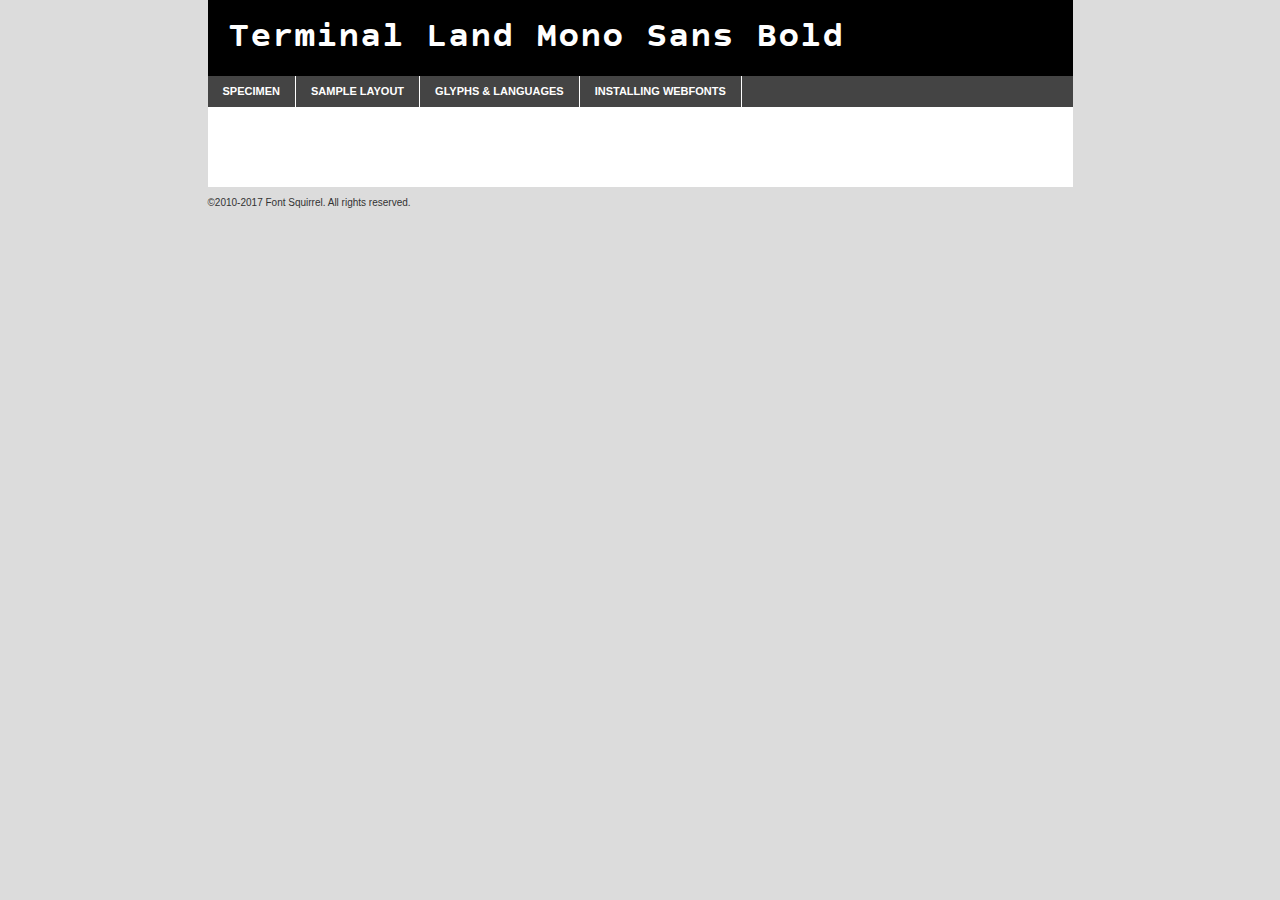
<file: fonts/fontkit/terminallandmonosans-bold-demo.html>
<!DOCTYPE html PUBLIC "-//W3C//DTD XHTML 1.0 Transitional//EN"
        "http://www.w3.org/TR/xhtml1/DTD/xhtml1-transitional.dtd">

<html xmlns="http://www.w3.org/1999/xhtml" xml:lang="en" lang="en">
<head>
    <meta http-equiv="Content-Type" content="text/html; charset=utf-8"/>
    <script src="http://ajax.googleapis.com/ajax/libs/jquery/1.7.2/jquery.min.js" type="text/javascript" charset="utf-8"></script>
    <script type="text/javascript">
		(function($) {
			$.fn.easyTabs = function(option) {
				var param = jQuery.extend({ fadeSpeed: 'fast', defaultContent: 1, activeClass: 'active' }, option);
				$(this).each(function() {
					var thisId = '#' + this.id;
					if ( param.defaultContent == '' )
					{
						param.defaultContent = 1;
					}
					if ( typeof param.defaultContent == 'number' )
					{
						var defaultTab = $(thisId + ' .tabs li:eq(' + (param.defaultContent - 1) + ') a').attr('href').substr(1);
					}
					else
					{
						var defaultTab = param.defaultContent;
					}
					$(thisId + ' .tabs li a').each(function() {
						var tabToHide = $(this).attr('href').substr(1);
						$('#' + tabToHide).addClass('easytabs-tab-content');
					});
					hideAll();
					changeContent(defaultTab);

					function hideAll() {$(thisId + ' .easytabs-tab-content').hide();}

					function changeContent(tabId)
					{
						hideAll();
						$(thisId + ' .tabs li').removeClass(param.activeClass);
						$(thisId + ' .tabs li a[href=#' + tabId + ']').closest('li').addClass(param.activeClass);
						if ( param.fadeSpeed != 'none' )
						{
							$(thisId + ' #' + tabId).fadeIn(param.fadeSpeed);
						}
						else
						{
							$(thisId + ' #' + tabId).show();
						}
					}

					$(thisId + ' .tabs li').click(function() {
						var tabId = $(this).find('a').attr('href').substr(1);
						changeContent(tabId);
						return false;
					});
				});
			}
		})(jQuery);
    </script>
    <link rel="stylesheet" href="specimen_files/specimen_stylesheet.css" type="text/css" charset="utf-8"/>
    <link rel="stylesheet" href="stylesheet.css" type="text/css" charset="utf-8"/>

    <style type="text/css">
        		body {
			font-family: 'terminal_land_mono_sansbold';
        		}

            </style>

    <title>Terminal Land Mono Sans Bold Specimen</title>


    <script type="text/javascript" charset="utf-8">
		$(document).ready(function() {
			$('#container').easyTabs({ defaultContent: 1 });
		});
    </script>
</head>

<body>
<div id="container">
    <div id="header">
		Terminal Land Mono Sans Bold    </div>
    <ul class="tabs">
        <li><a href="#specimen">Specimen</a></li>
        <li><a href="#layout">Sample Layout</a></li>
		        <li><a href="#glyphs">Glyphs &amp; Languages</a></li>
        <li><a href="#installing">Installing Webfonts</a></li>

    </ul>

    <div id="main_content">


        <div id="specimen">

            <div class="section">
                <div class="grid12 firstcol">
                    <div class="huge">AaBb</div>
                </div>
            </div>

            <div class="section">
                <div class="glyph_range">A&#x200B;B&#x200b;C&#x200b;D&#x200b;E&#x200b;F&#x200b;G&#x200b;H&#x200b;I&#x200b;J&#x200b;K&#x200b;L&#x200b;M&#x200b;N&#x200b;O&#x200b;P&#x200b;Q&#x200b;R&#x200b;S&#x200b;T&#x200b;U&#x200b;V&#x200b;W&#x200b;X&#x200b;Y&#x200b;Z&#x200b;a&#x200b;b&#x200b;c&#x200b;d&#x200b;e&#x200b;f&#x200b;g&#x200b;h&#x200b;i&#x200b;j&#x200b;k&#x200b;l&#x200b;m&#x200b;n&#x200b;o&#x200b;p&#x200b;q&#x200b;r&#x200b;s&#x200b;t&#x200b;u&#x200b;v&#x200b;w&#x200b;x&#x200b;y&#x200b;z&#x200b;1&#x200b;2&#x200b;3&#x200b;4&#x200b;5&#x200b;6&#x200b;7&#x200b;8&#x200b;9&#x200b;0&#x200b;&amp;&#x200b;.&#x200b;,&#x200b;?&#x200b;!&#x200b;&#64;&#x200b;(&#x200b;)&#x200b;#&#x200b;$&#x200b;%&#x200b;*&#x200b;+&#x200b;-&#x200b;=&#x200b;:&#x200b;;</div>
            </div>
            <div class="section">
                <div class="grid12 firstcol">
                    <table class="sample_table">
                        <tr>
                            <td>10</td>
                            <td class="size10">abcdefghijklmnopqrstuvwxyzABCDEFGHIJKLMNOPQRSTUVWXYZ0123456789abcdefghijklmnopqrstuvwxyzABCDEFGHIJKLMNOPQRSTUVWXYZ0123456789abcdefghijklmnopqrstuvwxyzABCDEFGHIJKLMNOPQRSTUVWXYZ</td>
                        </tr>
                        <tr>
                            <td>11</td>
                            <td class="size11">abcdefghijklmnopqrstuvwxyzABCDEFGHIJKLMNOPQRSTUVWXYZ0123456789abcdefghijklmnopqrstuvwxyzABCDEFGHIJKLMNOPQRSTUVWXYZ0123456789abcdefghijklmnopqrstuvwxyzABCDEFGHIJKLMNOPQRSTUVWXYZ</td>
                        </tr>
                        <tr>
                            <td>12</td>
                            <td class="size12">abcdefghijklmnopqrstuvwxyzABCDEFGHIJKLMNOPQRSTUVWXYZ0123456789abcdefghijklmnopqrstuvwxyzABCDEFGHIJKLMNOPQRSTUVWXYZ0123456789abcdefghijklmnopqrstuvwxyzABCDEFGHIJKLMNOPQRSTUVWXYZ</td>
                        </tr>
                        <tr>
                            <td>13</td>
                            <td class="size13">abcdefghijklmnopqrstuvwxyzABCDEFGHIJKLMNOPQRSTUVWXYZ0123456789abcdefghijklmnopqrstuvwxyzABCDEFGHIJKLMNOPQRSTUVWXYZ0123456789abcdefghijklmnopqrstuvwxyzABCDEFGHIJKLMNOPQRSTUVWXYZ</td>
                        </tr>
                        <tr>
                            <td>14</td>
                            <td class="size14">abcdefghijklmnopqrstuvwxyzABCDEFGHIJKLMNOPQRSTUVWXYZ0123456789abcdefghijklmnopqrstuvwxyzABCDEFGHIJKLMNOPQRSTUVWXYZ0123456789abcdefghijklmnopqrstuvwxyzABCDEFGHIJKLMNOPQRSTUVWXYZ</td>
                        </tr>
                        <tr>
                            <td>16</td>
                            <td class="size16">abcdefghijklmnopqrstuvwxyzABCDEFGHIJKLMNOPQRSTUVWXYZ0123456789abcdefghijklmnopqrstuvwxyzABCDEFGHIJKLMNOPQRSTUVWXYZ</td>
                        </tr>
                        <tr>
                            <td>18</td>
                            <td class="size18">abcdefghijklmnopqrstuvwxyzABCDEFGHIJKLMNOPQRSTUVWXYZ0123456789abcdefghijklmnopqrstuvwxyzABCDEFGHIJKLMNOPQRSTUVWXYZ</td>
                        </tr>
                        <tr>
                            <td>20</td>
                            <td class="size20">abcdefghijklmnopqrstuvwxyzABCDEFGHIJKLMNOPQRSTUVWXYZ0123456789abcdefghijklmnopqrstuvwxyzABCDEFGHIJKLMNOPQRSTUVWXYZ</td>
                        </tr>
                        <tr>
                            <td>24</td>
                            <td class="size24">abcdefghijklmnopqrstuvwxyzABCDEFGHIJKLMNOPQRSTUVWXYZ0123456789abcdefghijklmnopqrstuvwxyzABCDEFGHIJKLMNOPQRSTUVWXYZ</td>
                        </tr>
                        <tr>
                            <td>30</td>
                            <td class="size30">abcdefghijklmnopqrstuvwxyzABCDEFGHIJKLMNOPQRSTUVWXYZ0123456789abcdefghijklmnopqrstuvwxyzABCDEFGHIJKLMNOPQRSTUVWXYZ</td>
                        </tr>
                        <tr>
                            <td>36</td>
                            <td class="size36">abcdefghijklmnopqrstuvwxyzABCDEFGHIJKLMNOPQRSTUVWXYZ0123456789abcdefghijklmnopqrstuvwxyzABCDEFGHIJKLMNOPQRSTUVWXYZ</td>
                        </tr>
                        <tr>
                            <td>48</td>
                            <td class="size48">abcdefghijklmnopqrstuvwxyzABCDEFGHIJKLMNOPQRSTUVWXYZ0123456789abcdefghijklmnopqrstuvwxyzABCDEFGHIJKLMNOPQRSTUVWXYZ</td>
                        </tr>
                        <tr>
                            <td>60</td>
                            <td class="size60">abcdefghijklmnopqrstuvwxyzABCDEFGHIJKLMNOPQRSTUVWXYZ0123456789abcdefghijklmnopqrstuvwxyzABCDEFGHIJKLMNOPQRSTUVWXYZ</td>
                        </tr>
                        <tr>
                            <td>72</td>
                            <td class="size72">abcdefghijklmnopqrstuvwxyzABCDEFGHIJKLMNOPQRSTUVWXYZ0123456789abcdefghijklmnopqrstuvwxyzABCDEFGHIJKLMNOPQRSTUVWXYZ</td>
                        </tr>
                        <tr>
                            <td>90</td>
                            <td class="size90">abcdefghijklmnopqrstuvwxyzABCDEFGHIJKLMNOPQRSTUVWXYZ0123456789abcdefghijklmnopqrstuvwxyzABCDEFGHIJKLMNOPQRSTUVWXYZ</td>
                        </tr>
                    </table>

                </div>

            </div>


            <div class="section" id="bodycomparison">


                <div id="xheight">
                    <div class="fontbody">&#x25FC;&#x25FC;&#x25FC;&#x25FC;&#x25FC;&#x25FC;&#x25FC;&#x25FC;&#x25FC;&#x25FC;&#x25FC;&#x25FC;&#x25FC;&#x25FC;&#x25FC;&#x25FC;&#x25FC;&#x25FC;&#x25FC;&#x25FC;&#x25FC;&#x25FC;&#x25FC;&#x25FC;&#x25FC;&#x25FC;&#x25FC;&#x25FC;&#x25FC;&#x25FC;&#x25FC;&#x25FC;&#x25FC;&#x25FC;&#x25FC;&#x25FC;&#x25FC;&#x25FC;&#x25FC;&#x25FC;&#x25FC;&#x25FC;&#x25FC;&#x25FC;&#x25FC;&#x25FC;&#x25FC;&#x25FC;&#x25FC;&#x25FC;&#x25FC;&#x25FC;&#x25FC;&#x25FC;&#x25FC;&#x25FC;&#x25FC;&#x25FC;&#x25FC;&#x25FC;&#x25FC;&#x25FC;&#x25FC;&#x25FC;&#x25FC;&#x25FC;&#x25FC;&#x25FC;&#x25FC;&#x25FC;&#x25FC;&#x25FC;&#x25FC;&#x25FC;&#x25FC;&#x25FC;&#x25FC;&#x25FC;&#x25FC;&#x25FC;&#x25FC;&#x25FC;&#x25FC;&#x25FC;&#x25FC;&#x25FC;&#x25FC;&#x25FC;&#x25FC;&#x25FC;&#x25FC;&#x25FC;&#x25FC;&#x25FC;&#x25FC;&#x25FC;&#x25FC;&#x25FC;&#x25FC;body</div>
                    <div class="arialbody">body</div>
                    <div class="verdanabody">body</div>
                    <div class="georgiabody">body</div>
                </div>
                <div class="fontbody" style="z-index:1">
                    body<span>Terminal Land Mono Sans Bold</span>
                </div>
                <div class="arialbody" style="z-index:1">
                    body<span>Arial</span>
                </div>
                <div class="verdanabody" style="z-index:1">
                    body<span>Verdana</span>
                </div>
                <div class="georgiabody" style="z-index:1">
                    body<span>Georgia</span>
                </div>


            </div>


            <div class="section psample psample_row1" id="">

                <div class="grid2 firstcol">
                    <p class="size10"><span>10.</span>Aenean lacinia bibendum nulla sed consectetur. Fusce dapibus, tellus ac cursus commodo, tortor mauris condimentum nibh, ut fermentum massa justo sit amet risus. Nullam id dolor id nibh ultricies vehicula ut id elit. Cum sociis natoque penatibus et magnis dis parturient montes, nascetur ridiculus mus. Nulla vitae elit libero, a pharetra augue.</p>

                </div>
                <div class="grid3">
                    <p class="size11"><span>11.</span>Aenean lacinia bibendum nulla sed consectetur. Fusce dapibus, tellus ac cursus commodo, tortor mauris condimentum nibh, ut fermentum massa justo sit amet risus. Nullam id dolor id nibh ultricies vehicula ut id elit. Cum sociis natoque penatibus et magnis dis parturient montes, nascetur ridiculus mus. Nulla vitae elit libero, a pharetra augue.</p>

                </div>
                <div class="grid3">
                    <p class="size12"><span>12.</span>Aenean lacinia bibendum nulla sed consectetur. Fusce dapibus, tellus ac cursus commodo, tortor mauris condimentum nibh, ut fermentum massa justo sit amet risus. Nullam id dolor id nibh ultricies vehicula ut id elit. Cum sociis natoque penatibus et magnis dis parturient montes, nascetur ridiculus mus. Nulla vitae elit libero, a pharetra augue.</p>

                </div>
                <div class="grid4">
                    <p class="size13"><span>13.</span>Aenean lacinia bibendum nulla sed consectetur. Fusce dapibus, tellus ac cursus commodo, tortor mauris condimentum nibh, ut fermentum massa justo sit amet risus. Nullam id dolor id nibh ultricies vehicula ut id elit. Cum sociis natoque penatibus et magnis dis parturient montes, nascetur ridiculus mus. Nulla vitae elit libero, a pharetra augue.</p>

                </div>
                <div class="white_blend"></div>

            </div>
            <div class="section psample psample_row2" id="">
                <div class="grid3 firstcol">
                    <p class="size14"><span>14.</span>Aenean lacinia bibendum nulla sed consectetur. Fusce dapibus, tellus ac cursus commodo, tortor mauris condimentum nibh, ut fermentum massa justo sit amet risus. Nullam id dolor id nibh ultricies vehicula ut id elit. Cum sociis natoque penatibus et magnis dis parturient montes, nascetur ridiculus mus. Nulla vitae elit libero, a pharetra augue.</p>

                </div>
                <div class="grid4">
                    <p class="size16"><span>16.</span>Aenean lacinia bibendum nulla sed consectetur. Fusce dapibus, tellus ac cursus commodo, tortor mauris condimentum nibh, ut fermentum massa justo sit amet risus. Nullam id dolor id nibh ultricies vehicula ut id elit. Cum sociis natoque penatibus et magnis dis parturient montes, nascetur ridiculus mus. Nulla vitae elit libero, a pharetra augue.</p>

                </div>
                <div class="grid5">
                    <p class="size18"><span>18.</span>Aenean lacinia bibendum nulla sed consectetur. Fusce dapibus, tellus ac cursus commodo, tortor mauris condimentum nibh, ut fermentum massa justo sit amet risus. Nullam id dolor id nibh ultricies vehicula ut id elit. Cum sociis natoque penatibus et magnis dis parturient montes, nascetur ridiculus mus. Nulla vitae elit libero, a pharetra augue.</p>

                </div>

                <div class="white_blend"></div>

            </div>

            <div class="section psample psample_row3" id="">
                <div class="grid5 firstcol">
                    <p class="size20"><span>20.</span>Aenean lacinia bibendum nulla sed consectetur. Fusce dapibus, tellus ac cursus commodo, tortor mauris condimentum nibh, ut fermentum massa justo sit amet risus. Nullam id dolor id nibh ultricies vehicula ut id elit. Cum sociis natoque penatibus et magnis dis parturient montes, nascetur ridiculus mus. Nulla vitae elit libero, a pharetra augue.</p>
                </div>
                <div class="grid7">
                    <p class="size24"><span>24.</span>Aenean lacinia bibendum nulla sed consectetur. Fusce dapibus, tellus ac cursus commodo, tortor mauris condimentum nibh, ut fermentum massa justo sit amet risus. Nullam id dolor id nibh ultricies vehicula ut id elit. Cum sociis natoque penatibus et magnis dis parturient montes, nascetur ridiculus mus. Nulla vitae elit libero, a pharetra augue.</p>
                </div>

                <div class="white_blend"></div>

            </div>

            <div class="section psample psample_row4" id="">
                <div class="grid12 firstcol">
                    <p class="size30"><span>30.</span>Aenean lacinia bibendum nulla sed consectetur. Fusce dapibus, tellus ac cursus commodo, tortor mauris condimentum nibh, ut fermentum massa justo sit amet risus. Nullam id dolor id nibh ultricies vehicula ut id elit. Cum sociis natoque penatibus et magnis dis parturient montes, nascetur ridiculus mus. Nulla vitae elit libero, a pharetra augue.</p>
                </div>
                <div class="white_blend"></div>

            </div>


            <div class="section psample psample_row1 fullreverse">
                <div class="grid2 firstcol">
                    <p class="size10"><span>10.</span>Aenean lacinia bibendum nulla sed consectetur. Fusce dapibus, tellus ac cursus commodo, tortor mauris condimentum nibh, ut fermentum massa justo sit amet risus. Nullam id dolor id nibh ultricies vehicula ut id elit. Cum sociis natoque penatibus et magnis dis parturient montes, nascetur ridiculus mus. Nulla vitae elit libero, a pharetra augue.</p>

                </div>
                <div class="grid3">
                    <p class="size11"><span>11.</span>Aenean lacinia bibendum nulla sed consectetur. Fusce dapibus, tellus ac cursus commodo, tortor mauris condimentum nibh, ut fermentum massa justo sit amet risus. Nullam id dolor id nibh ultricies vehicula ut id elit. Cum sociis natoque penatibus et magnis dis parturient montes, nascetur ridiculus mus. Nulla vitae elit libero, a pharetra augue.</p>

                </div>
                <div class="grid3">
                    <p class="size12"><span>12.</span>Aenean lacinia bibendum nulla sed consectetur. Fusce dapibus, tellus ac cursus commodo, tortor mauris condimentum nibh, ut fermentum massa justo sit amet risus. Nullam id dolor id nibh ultricies vehicula ut id elit. Cum sociis natoque penatibus et magnis dis parturient montes, nascetur ridiculus mus. Nulla vitae elit libero, a pharetra augue.</p>

                </div>
                <div class="grid4">
                    <p class="size13"><span>13.</span>Aenean lacinia bibendum nulla sed consectetur. Fusce dapibus, tellus ac cursus commodo, tortor mauris condimentum nibh, ut fermentum massa justo sit amet risus. Nullam id dolor id nibh ultricies vehicula ut id elit. Cum sociis natoque penatibus et magnis dis parturient montes, nascetur ridiculus mus. Nulla vitae elit libero, a pharetra augue.</p>

                </div>
                <div class="black_blend"></div>

            </div>

            <div class="section psample psample_row2 fullreverse">
                <div class="grid3 firstcol">
                    <p class="size14"><span>14.</span>Aenean lacinia bibendum nulla sed consectetur. Fusce dapibus, tellus ac cursus commodo, tortor mauris condimentum nibh, ut fermentum massa justo sit amet risus. Nullam id dolor id nibh ultricies vehicula ut id elit. Cum sociis natoque penatibus et magnis dis parturient montes, nascetur ridiculus mus. Nulla vitae elit libero, a pharetra augue.</p>

                </div>
                <div class="grid4">
                    <p class="size16"><span>16.</span>Aenean lacinia bibendum nulla sed consectetur. Fusce dapibus, tellus ac cursus commodo, tortor mauris condimentum nibh, ut fermentum massa justo sit amet risus. Nullam id dolor id nibh ultricies vehicula ut id elit. Cum sociis natoque penatibus et magnis dis parturient montes, nascetur ridiculus mus. Nulla vitae elit libero, a pharetra augue.</p>

                </div>
                <div class="grid5">
                    <p class="size18"><span>18.</span>Aenean lacinia bibendum nulla sed consectetur. Fusce dapibus, tellus ac cursus commodo, tortor mauris condimentum nibh, ut fermentum massa justo sit amet risus. Nullam id dolor id nibh ultricies vehicula ut id elit. Cum sociis natoque penatibus et magnis dis parturient montes, nascetur ridiculus mus. Nulla vitae elit libero, a pharetra augue.</p>

                </div>
                <div class="black_blend"></div>

            </div>

            <div class="section psample fullreverse psample_row3" id="">
                <div class="grid5 firstcol">
                    <p class="size20"><span>20.</span>Aenean lacinia bibendum nulla sed consectetur. Fusce dapibus, tellus ac cursus commodo, tortor mauris condimentum nibh, ut fermentum massa justo sit amet risus. Nullam id dolor id nibh ultricies vehicula ut id elit. Cum sociis natoque penatibus et magnis dis parturient montes, nascetur ridiculus mus. Nulla vitae elit libero, a pharetra augue.</p>
                </div>
                <div class="grid7">
                    <p class="size24"><span>24.</span>Aenean lacinia bibendum nulla sed consectetur. Fusce dapibus, tellus ac cursus commodo, tortor mauris condimentum nibh, ut fermentum massa justo sit amet risus. Nullam id dolor id nibh ultricies vehicula ut id elit. Cum sociis natoque penatibus et magnis dis parturient montes, nascetur ridiculus mus. Nulla vitae elit libero, a pharetra augue.</p>
                </div>

                <div class="black_blend"></div>

            </div>

            <div class="section psample fullreverse psample_row4" id="" style="border-bottom: 20px #000 solid;">
                <div class="grid12 firstcol">
                    <p class="size30"><span>30.</span>Aenean lacinia bibendum nulla sed consectetur. Fusce dapibus, tellus ac cursus commodo, tortor mauris condimentum nibh, ut fermentum massa justo sit amet risus. Nullam id dolor id nibh ultricies vehicula ut id elit. Cum sociis natoque penatibus et magnis dis parturient montes, nascetur ridiculus mus. Nulla vitae elit libero, a pharetra augue.</p>
                </div>
                <div class="black_blend"></div>

            </div>


        </div>

        <div id="layout">

            <div class="section">

                <div class="grid12 firstcol">
                    <h1>Lorem Ipsum Dolor</h1>
                    <h2>Etiam porta sem malesuada magna mollis euismod</h2>

                    <p class="byline">By <a href="#link">Aenean Lacinia</a></p>
                </div>
            </div>
            <div class="section">
                <div class="grid8 firstcol">
                    <p class="large">Donec sed odio dui. Morbi leo risus, porta ac consectetur ac, vestibulum at eros. Fusce dapibus, tellus ac cursus commodo, tortor mauris condimentum nibh, ut fermentum massa justo sit amet risus. </p>


                    <h3>Pellentesque ornare sem</h3>

                    <p>Maecenas sed diam eget risus varius blandit sit amet non magna. Maecenas faucibus mollis interdum. Donec ullamcorper nulla non metus auctor fringilla. Nullam id dolor id nibh ultricies vehicula ut id elit. Nullam id dolor id nibh ultricies vehicula ut id elit. </p>

                    <p>Aenean eu leo quam. Pellentesque ornare sem lacinia quam venenatis vestibulum. Lorem ipsum dolor sit amet, consectetur adipiscing elit. Cum sociis natoque penatibus et magnis dis parturient montes, nascetur ridiculus mus. </p>

                    <p>Nulla vitae elit libero, a pharetra augue. Praesent commodo cursus magna, vel scelerisque nisl consectetur et. Aenean lacinia bibendum nulla sed consectetur. </p>

                    <p>Nullam quis risus eget urna mollis ornare vel eu leo. Nullam quis risus eget urna mollis ornare vel eu leo. Maecenas sed diam eget risus varius blandit sit amet non magna. Donec ullamcorper nulla non metus auctor fringilla. </p>

                    <h3>Cras mattis consectetur</h3>

                    <p>Aenean eu leo quam. Pellentesque ornare sem lacinia quam venenatis vestibulum. Aenean lacinia bibendum nulla sed consectetur. Integer posuere erat a ante venenatis dapibus posuere velit aliquet. Cras mattis consectetur purus sit amet fermentum. </p>

                    <p>Nullam id dolor id nibh ultricies vehicula ut id elit. Nullam quis risus eget urna mollis ornare vel eu leo. Cras mattis consectetur purus sit amet fermentum.</p>
                </div>

                <div class="grid4 sidebar">

                    <div class="box reverse">
                        <p class="last">Nullam quis risus eget urna mollis ornare vel eu leo. Donec ullamcorper nulla non metus auctor fringilla. Cras mattis consectetur purus sit amet fermentum. Sed posuere consectetur est at lobortis. Lorem ipsum dolor sit amet, consectetur adipiscing elit. </p>
                    </div>

                    <p class="caption">Maecenas sed diam eget risus varius.</p>

                    <p>Vestibulum id ligula porta felis euismod semper. Integer posuere erat a ante venenatis dapibus posuere velit aliquet. Vestibulum id ligula porta felis euismod semper. Sed posuere consectetur est at lobortis. Maecenas sed diam eget risus varius blandit sit amet non magna. Fusce dapibus, tellus ac cursus commodo, tortor mauris condimentum nibh, ut fermentum massa justo sit amet risus. </p>


                    <p>Duis mollis, est non commodo luctus, nisi erat porttitor ligula, eget lacinia odio sem nec elit. Aenean lacinia bibendum nulla sed consectetur. Vivamus sagittis lacus vel augue laoreet rutrum faucibus dolor auctor. Aenean lacinia bibendum nulla sed consectetur. Nullam quis risus eget urna mollis ornare vel eu leo. </p>

                    <p>Praesent commodo cursus magna, vel scelerisque nisl consectetur et. Donec ullamcorper nulla non metus auctor fringilla. Maecenas faucibus mollis interdum. Fusce dapibus, tellus ac cursus commodo, tortor mauris condimentum nibh, ut fermentum massa justo sit amet risus. </p>

                </div>
            </div>

        </div>


		

        <div id="glyphs">
            <div class="section">
                <div class="grid12 firstcol">

                    <h1>Language Support</h1>
                    <p>The subset of Terminal Land Mono Sans Bold in this kit supports the following languages:<br/>

						Albanian, Basque, Breton, Chamorro, Danish, Dutch, English, Faroese, Finnish, French, Frisian, Galician, German, Icelandic, Italian, Malagasy, Norwegian, Portuguese, Spanish, Alsatian, Aragonese, Arapaho, Arrernte, Asturian, Aymara, Bislama, Cebuano, Corsican, Fijian, French_creole, Genoese, Gilbertese, Greenlandic, Haitian_creole, Hiligaynon, Hmong, Hopi, Ibanag, Iloko_ilokano, Indonesian, Interglossa_glosa, Interlingua, Irish_gaelic, Jerriais, Lojban, Lombard, Luxembourgeois, Manx, Mohawk, Norfolk_pitcairnese, Occitan, Oromo, Pangasinan, Papiamento, Piedmontese, Potawatomi, Rhaeto-romance, Romansh, Rotokas, Sami_lule, Samoan, Sardinian, Scots_gaelic, Seychelles_creole, Shona, Sicilian, Somali, Southern_ndebele, Swahili, Swati_swazi, Tagalog_filipino_pilipino, Tetum, Tok_pisin, Uyghur_latinized, Volapuk, Walloon, Warlpiri, Xhosa, Yapese, Zulu, Latinbasic, Ubasic, Demo                    </p>
                    <h1>Glyph Chart</h1>
                    <p>The subset of Terminal Land Mono Sans Bold in this kit includes all the glyphs listed below. Unicode entities are included above each glyph to help you insert individual characters into your layout.</p>
                    <div id="glyph_chart">

																				                                <div><p>&amp;#32;</p>&#32;</div>
																				                                <div><p>&amp;#33;</p>&#33;</div>
																				                                <div><p>&amp;#34;</p>&#34;</div>
																				                                <div><p>&amp;#35;</p>&#35;</div>
																				                                <div><p>&amp;#36;</p>&#36;</div>
																				                                <div><p>&amp;#37;</p>&#37;</div>
																				                                <div><p>&amp;#38;</p>&#38;</div>
																				                                <div><p>&amp;#39;</p>&#39;</div>
																				                                <div><p>&amp;#40;</p>&#40;</div>
																				                                <div><p>&amp;#41;</p>&#41;</div>
																				                                <div><p>&amp;#42;</p>&#42;</div>
																				                                <div><p>&amp;#43;</p>&#43;</div>
																				                                <div><p>&amp;#44;</p>&#44;</div>
																				                                <div><p>&amp;#45;</p>&#45;</div>
																				                                <div><p>&amp;#46;</p>&#46;</div>
																				                                <div><p>&amp;#47;</p>&#47;</div>
																				                                <div><p>&amp;#48;</p>&#48;</div>
																				                                <div><p>&amp;#49;</p>&#49;</div>
																				                                <div><p>&amp;#50;</p>&#50;</div>
																				                                <div><p>&amp;#51;</p>&#51;</div>
																				                                <div><p>&amp;#52;</p>&#52;</div>
																				                                <div><p>&amp;#53;</p>&#53;</div>
																				                                <div><p>&amp;#54;</p>&#54;</div>
																				                                <div><p>&amp;#55;</p>&#55;</div>
																				                                <div><p>&amp;#56;</p>&#56;</div>
																				                                <div><p>&amp;#57;</p>&#57;</div>
																				                                <div><p>&amp;#58;</p>&#58;</div>
																				                                <div><p>&amp;#59;</p>&#59;</div>
																				                                <div><p>&amp;#60;</p>&#60;</div>
																				                                <div><p>&amp;#61;</p>&#61;</div>
																				                                <div><p>&amp;#62;</p>&#62;</div>
																				                                <div><p>&amp;#63;</p>&#63;</div>
																				                                <div><p>&amp;#64;</p>&#64;</div>
																				                                <div><p>&amp;#65;</p>&#65;</div>
																				                                <div><p>&amp;#66;</p>&#66;</div>
																				                                <div><p>&amp;#67;</p>&#67;</div>
																				                                <div><p>&amp;#68;</p>&#68;</div>
																				                                <div><p>&amp;#69;</p>&#69;</div>
																				                                <div><p>&amp;#70;</p>&#70;</div>
																				                                <div><p>&amp;#71;</p>&#71;</div>
																				                                <div><p>&amp;#72;</p>&#72;</div>
																				                                <div><p>&amp;#73;</p>&#73;</div>
																				                                <div><p>&amp;#74;</p>&#74;</div>
																				                                <div><p>&amp;#75;</p>&#75;</div>
																				                                <div><p>&amp;#76;</p>&#76;</div>
																				                                <div><p>&amp;#77;</p>&#77;</div>
																				                                <div><p>&amp;#78;</p>&#78;</div>
																				                                <div><p>&amp;#79;</p>&#79;</div>
																				                                <div><p>&amp;#80;</p>&#80;</div>
																				                                <div><p>&amp;#81;</p>&#81;</div>
																				                                <div><p>&amp;#82;</p>&#82;</div>
																				                                <div><p>&amp;#83;</p>&#83;</div>
																				                                <div><p>&amp;#84;</p>&#84;</div>
																				                                <div><p>&amp;#85;</p>&#85;</div>
																				                                <div><p>&amp;#86;</p>&#86;</div>
																				                                <div><p>&amp;#87;</p>&#87;</div>
																				                                <div><p>&amp;#88;</p>&#88;</div>
																				                                <div><p>&amp;#89;</p>&#89;</div>
																				                                <div><p>&amp;#90;</p>&#90;</div>
																				                                <div><p>&amp;#91;</p>&#91;</div>
																				                                <div><p>&amp;#92;</p>&#92;</div>
																				                                <div><p>&amp;#93;</p>&#93;</div>
																				                                <div><p>&amp;#94;</p>&#94;</div>
																				                                <div><p>&amp;#95;</p>&#95;</div>
																				                                <div><p>&amp;#96;</p>&#96;</div>
																				                                <div><p>&amp;#97;</p>&#97;</div>
																				                                <div><p>&amp;#98;</p>&#98;</div>
																				                                <div><p>&amp;#99;</p>&#99;</div>
																				                                <div><p>&amp;#100;</p>&#100;</div>
																				                                <div><p>&amp;#101;</p>&#101;</div>
																				                                <div><p>&amp;#102;</p>&#102;</div>
																				                                <div><p>&amp;#103;</p>&#103;</div>
																				                                <div><p>&amp;#104;</p>&#104;</div>
																				                                <div><p>&amp;#105;</p>&#105;</div>
																				                                <div><p>&amp;#106;</p>&#106;</div>
																				                                <div><p>&amp;#107;</p>&#107;</div>
																				                                <div><p>&amp;#108;</p>&#108;</div>
																				                                <div><p>&amp;#109;</p>&#109;</div>
																				                                <div><p>&amp;#110;</p>&#110;</div>
																				                                <div><p>&amp;#111;</p>&#111;</div>
																				                                <div><p>&amp;#112;</p>&#112;</div>
																				                                <div><p>&amp;#113;</p>&#113;</div>
																				                                <div><p>&amp;#114;</p>&#114;</div>
																				                                <div><p>&amp;#115;</p>&#115;</div>
																				                                <div><p>&amp;#116;</p>&#116;</div>
																				                                <div><p>&amp;#117;</p>&#117;</div>
																				                                <div><p>&amp;#118;</p>&#118;</div>
																				                                <div><p>&amp;#119;</p>&#119;</div>
																				                                <div><p>&amp;#120;</p>&#120;</div>
																				                                <div><p>&amp;#121;</p>&#121;</div>
																				                                <div><p>&amp;#122;</p>&#122;</div>
																				                                <div><p>&amp;#123;</p>&#123;</div>
																				                                <div><p>&amp;#124;</p>&#124;</div>
																				                                <div><p>&amp;#125;</p>&#125;</div>
																				                                <div><p>&amp;#126;</p>&#126;</div>
																				                                <div><p>&amp;#160;</p>&#160;</div>
																				                                <div><p>&amp;#161;</p>&#161;</div>
																				                                <div><p>&amp;#162;</p>&#162;</div>
																				                                <div><p>&amp;#163;</p>&#163;</div>
																				                                <div><p>&amp;#164;</p>&#164;</div>
																				                                <div><p>&amp;#165;</p>&#165;</div>
																				                                <div><p>&amp;#166;</p>&#166;</div>
																				                                <div><p>&amp;#167;</p>&#167;</div>
																				                                <div><p>&amp;#168;</p>&#168;</div>
																				                                <div><p>&amp;#169;</p>&#169;</div>
																				                                <div><p>&amp;#170;</p>&#170;</div>
																				                                <div><p>&amp;#171;</p>&#171;</div>
																				                                <div><p>&amp;#172;</p>&#172;</div>
																				                                <div><p>&amp;#173;</p>&#173;</div>
																				                                <div><p>&amp;#174;</p>&#174;</div>
																				                                <div><p>&amp;#175;</p>&#175;</div>
																				                                <div><p>&amp;#176;</p>&#176;</div>
																				                                <div><p>&amp;#177;</p>&#177;</div>
																				                                <div><p>&amp;#178;</p>&#178;</div>
																				                                <div><p>&amp;#179;</p>&#179;</div>
																				                                <div><p>&amp;#180;</p>&#180;</div>
																				                                <div><p>&amp;#182;</p>&#182;</div>
																				                                <div><p>&amp;#183;</p>&#183;</div>
																				                                <div><p>&amp;#184;</p>&#184;</div>
																				                                <div><p>&amp;#185;</p>&#185;</div>
																				                                <div><p>&amp;#186;</p>&#186;</div>
																				                                <div><p>&amp;#187;</p>&#187;</div>
																				                                <div><p>&amp;#188;</p>&#188;</div>
																				                                <div><p>&amp;#189;</p>&#189;</div>
																				                                <div><p>&amp;#190;</p>&#190;</div>
																				                                <div><p>&amp;#191;</p>&#191;</div>
																				                                <div><p>&amp;#192;</p>&#192;</div>
																				                                <div><p>&amp;#193;</p>&#193;</div>
																				                                <div><p>&amp;#194;</p>&#194;</div>
																				                                <div><p>&amp;#195;</p>&#195;</div>
																				                                <div><p>&amp;#196;</p>&#196;</div>
																				                                <div><p>&amp;#197;</p>&#197;</div>
																				                                <div><p>&amp;#198;</p>&#198;</div>
																				                                <div><p>&amp;#199;</p>&#199;</div>
																				                                <div><p>&amp;#200;</p>&#200;</div>
																				                                <div><p>&amp;#201;</p>&#201;</div>
																				                                <div><p>&amp;#202;</p>&#202;</div>
																				                                <div><p>&amp;#203;</p>&#203;</div>
																				                                <div><p>&amp;#204;</p>&#204;</div>
																				                                <div><p>&amp;#205;</p>&#205;</div>
																				                                <div><p>&amp;#206;</p>&#206;</div>
																				                                <div><p>&amp;#207;</p>&#207;</div>
																				                                <div><p>&amp;#208;</p>&#208;</div>
																				                                <div><p>&amp;#209;</p>&#209;</div>
																				                                <div><p>&amp;#210;</p>&#210;</div>
																				                                <div><p>&amp;#211;</p>&#211;</div>
																				                                <div><p>&amp;#212;</p>&#212;</div>
																				                                <div><p>&amp;#213;</p>&#213;</div>
																				                                <div><p>&amp;#214;</p>&#214;</div>
																				                                <div><p>&amp;#215;</p>&#215;</div>
																				                                <div><p>&amp;#216;</p>&#216;</div>
																				                                <div><p>&amp;#217;</p>&#217;</div>
																				                                <div><p>&amp;#218;</p>&#218;</div>
																				                                <div><p>&amp;#219;</p>&#219;</div>
																				                                <div><p>&amp;#220;</p>&#220;</div>
																				                                <div><p>&amp;#221;</p>&#221;</div>
																				                                <div><p>&amp;#222;</p>&#222;</div>
																				                                <div><p>&amp;#223;</p>&#223;</div>
																				                                <div><p>&amp;#224;</p>&#224;</div>
																				                                <div><p>&amp;#225;</p>&#225;</div>
																				                                <div><p>&amp;#226;</p>&#226;</div>
																				                                <div><p>&amp;#227;</p>&#227;</div>
																				                                <div><p>&amp;#228;</p>&#228;</div>
																				                                <div><p>&amp;#229;</p>&#229;</div>
																				                                <div><p>&amp;#230;</p>&#230;</div>
																				                                <div><p>&amp;#231;</p>&#231;</div>
																				                                <div><p>&amp;#232;</p>&#232;</div>
																				                                <div><p>&amp;#233;</p>&#233;</div>
																				                                <div><p>&amp;#234;</p>&#234;</div>
																				                                <div><p>&amp;#235;</p>&#235;</div>
																				                                <div><p>&amp;#236;</p>&#236;</div>
																				                                <div><p>&amp;#237;</p>&#237;</div>
																				                                <div><p>&amp;#238;</p>&#238;</div>
																				                                <div><p>&amp;#239;</p>&#239;</div>
																				                                <div><p>&amp;#240;</p>&#240;</div>
																				                                <div><p>&amp;#241;</p>&#241;</div>
																				                                <div><p>&amp;#242;</p>&#242;</div>
																				                                <div><p>&amp;#243;</p>&#243;</div>
																				                                <div><p>&amp;#244;</p>&#244;</div>
																				                                <div><p>&amp;#245;</p>&#245;</div>
																				                                <div><p>&amp;#246;</p>&#246;</div>
																				                                <div><p>&amp;#247;</p>&#247;</div>
																				                                <div><p>&amp;#248;</p>&#248;</div>
																				                                <div><p>&amp;#249;</p>&#249;</div>
																				                                <div><p>&amp;#250;</p>&#250;</div>
																				                                <div><p>&amp;#251;</p>&#251;</div>
																				                                <div><p>&amp;#252;</p>&#252;</div>
																				                                <div><p>&amp;#253;</p>&#253;</div>
																				                                <div><p>&amp;#254;</p>&#254;</div>
																				                                <div><p>&amp;#255;</p>&#255;</div>
																				                                <div><p>&amp;#338;</p>&#338;</div>
																				                                <div><p>&amp;#339;</p>&#339;</div>
																				                                <div><p>&amp;#376;</p>&#376;</div>
																				                                <div><p>&amp;#710;</p>&#710;</div>
																				                                <div><p>&amp;#732;</p>&#732;</div>
																				                                <div><p>&amp;#8192;</p>&#8192;</div>
																				                                <div><p>&amp;#8193;</p>&#8193;</div>
																				                                <div><p>&amp;#8194;</p>&#8194;</div>
																				                                <div><p>&amp;#8195;</p>&#8195;</div>
																				                                <div><p>&amp;#8196;</p>&#8196;</div>
																				                                <div><p>&amp;#8197;</p>&#8197;</div>
																				                                <div><p>&amp;#8198;</p>&#8198;</div>
																				                                <div><p>&amp;#8199;</p>&#8199;</div>
																				                                <div><p>&amp;#8200;</p>&#8200;</div>
																				                                <div><p>&amp;#8201;</p>&#8201;</div>
																				                                <div><p>&amp;#8202;</p>&#8202;</div>
																				                                <div><p>&amp;#8208;</p>&#8208;</div>
																				                                <div><p>&amp;#8209;</p>&#8209;</div>
																				                                <div><p>&amp;#8210;</p>&#8210;</div>
																				                                <div><p>&amp;#8211;</p>&#8211;</div>
																				                                <div><p>&amp;#8212;</p>&#8212;</div>
																				                                <div><p>&amp;#8216;</p>&#8216;</div>
																				                                <div><p>&amp;#8217;</p>&#8217;</div>
																				                                <div><p>&amp;#8218;</p>&#8218;</div>
																				                                <div><p>&amp;#8220;</p>&#8220;</div>
																				                                <div><p>&amp;#8221;</p>&#8221;</div>
																				                                <div><p>&amp;#8222;</p>&#8222;</div>
																				                                <div><p>&amp;#8226;</p>&#8226;</div>
																				                                <div><p>&amp;#8230;</p>&#8230;</div>
																				                                <div><p>&amp;#8239;</p>&#8239;</div>
																				                                <div><p>&amp;#8249;</p>&#8249;</div>
																				                                <div><p>&amp;#8250;</p>&#8250;</div>
																				                                <div><p>&amp;#8287;</p>&#8287;</div>
																				                                <div><p>&amp;#8364;</p>&#8364;</div>
																				                                <div><p>&amp;#8482;</p>&#8482;</div>
																				                                <div><p>&amp;#9724;</p>&#9724;</div>
																				                                <div><p>&amp;#64257;</p>&#64257;</div>
																				                                <div><p>&amp;#64258;</p>&#64258;</div>
																																																										                    </div>
                </div>


            </div>
        </div>


        <div id="specs">

        </div>

        <div id="installing">
            <div class="section">
                <div class="grid7 firstcol">
                    <h1>Installing Webfonts</h1>

                    <p>Webfonts are supported by all major browser platforms but not all in the same way. There are currently four different font formats that must be included in order to target all browsers. This includes TTF, WOFF, EOT and SVG.</p>

                    <h2>1. Upload your webfonts</h2>
                    <p>You must upload your webfont kit to your website. They should be in or near the same directory as your CSS files.</p>

                    <h2>2. Include the webfont stylesheet</h2>
                    <p>A special CSS @font-face declaration helps the various browsers select the appropriate font it needs without causing you a bunch of headaches. Learn more about this syntax by reading the <a href="https://www.fontspring.com/blog/further-hardening-of-the-bulletproof-syntax">Fontspring blog post</a> about it. The code for it is as follows:</p>


                    <code>
                        @font-face{
                        font-family: 'MyWebFont';
                        src: url('WebFont.eot');
                        src: url('WebFont.eot?#iefix') format('embedded-opentype'),
                        url('WebFont.woff') format('woff'),
                        url('WebFont.ttf') format('truetype'),
                        url('WebFont.svg#webfont') format('svg');
                        }
                    </code>

                    <p>We've already gone ahead and generated the code for you. All you have to do is link to the stylesheet in your HTML, like this:</p>
                    <code>&lt;link rel=&quot;stylesheet&quot; href=&quot;stylesheet.css&quot; type=&quot;text/css&quot; charset=&quot;utf-8&quot; /&gt;</code>

                    <h2>3. Modify your own stylesheet</h2>
                    <p>To take advantage of your new fonts, you must tell your stylesheet to use them. Look at the original @font-face declaration above and find the property called "font-family." The name linked there will be what you use to reference the font. Prepend that webfont name to the font stack in the "font-family" property, inside the selector you want to change. For example:</p>
                    <code>p { font-family: 'WebFont', Arial, sans-serif; }</code>

                    <h2>4. Test</h2>
                    <p>Getting webfonts to work cross-browser <em>can</em> be tricky. Use the information in the sidebar to help you if you find that fonts aren't loading in a particular browser.</p>
                </div>

                <div class="grid5 sidebar">
                    <div class="box">
                        <h2>Troubleshooting<br/>Font-Face Problems</h2>
                        <p>Having trouble getting your webfonts to load in your new website? Here are some tips to sort out what might be the problem.</p>

                        <h3>Fonts not showing in any browser</h3>

                        <p>This sounds like you need to work on the plumbing. You either did not upload the fonts to the correct directory, or you did not link the fonts properly in the CSS. If you've confirmed that all this is correct and you still have a problem, take a look at your .htaccess file and see if requests are getting intercepted.</p>

                        <h3>Fonts not loading in iPhone or iPad</h3>

                        <p>The most common problem here is that you are serving the fonts from an IIS server. IIS refuses to serve files that have unknown MIME types. If that is the case, you must set the MIME type for SVG to "image/svg+xml" in the server settings. Follow these instructions from Microsoft if you need help.</p>

                        <h3>Fonts not loading in Firefox</h3>

                        <p>The primary reason for this failure? You are still using a version Firefox older than 3.5. So upgrade already! If that isn't it, then you are very likely serving fonts from a different domain. Firefox requires that all font assets be served from the same domain. Lastly it is possible that you need to add WOFF to your list of MIME types (if you are serving via IIS.)</p>

                        <h3>Fonts not loading in IE</h3>

                        <p>Are you looking at Internet Explorer on an actual Windows machine or are you cheating by using a service like Adobe BrowserLab? Many of these screenshot services do not render @font-face for IE. Best to test it on a real machine.</p>

                        <h3>Fonts not loading in IE9</h3>

                        <p>IE9, like Firefox, requires that fonts be served from the same domain as the website. Make sure that is the case.</p>
                    </div>
                </div>
            </div>

        </div>

    </div>
    <div id="footer">
        <p>&copy;2010-2017 Font Squirrel. All rights reserved.</p>
    </div>
</div>
</body>
</html>
</file>
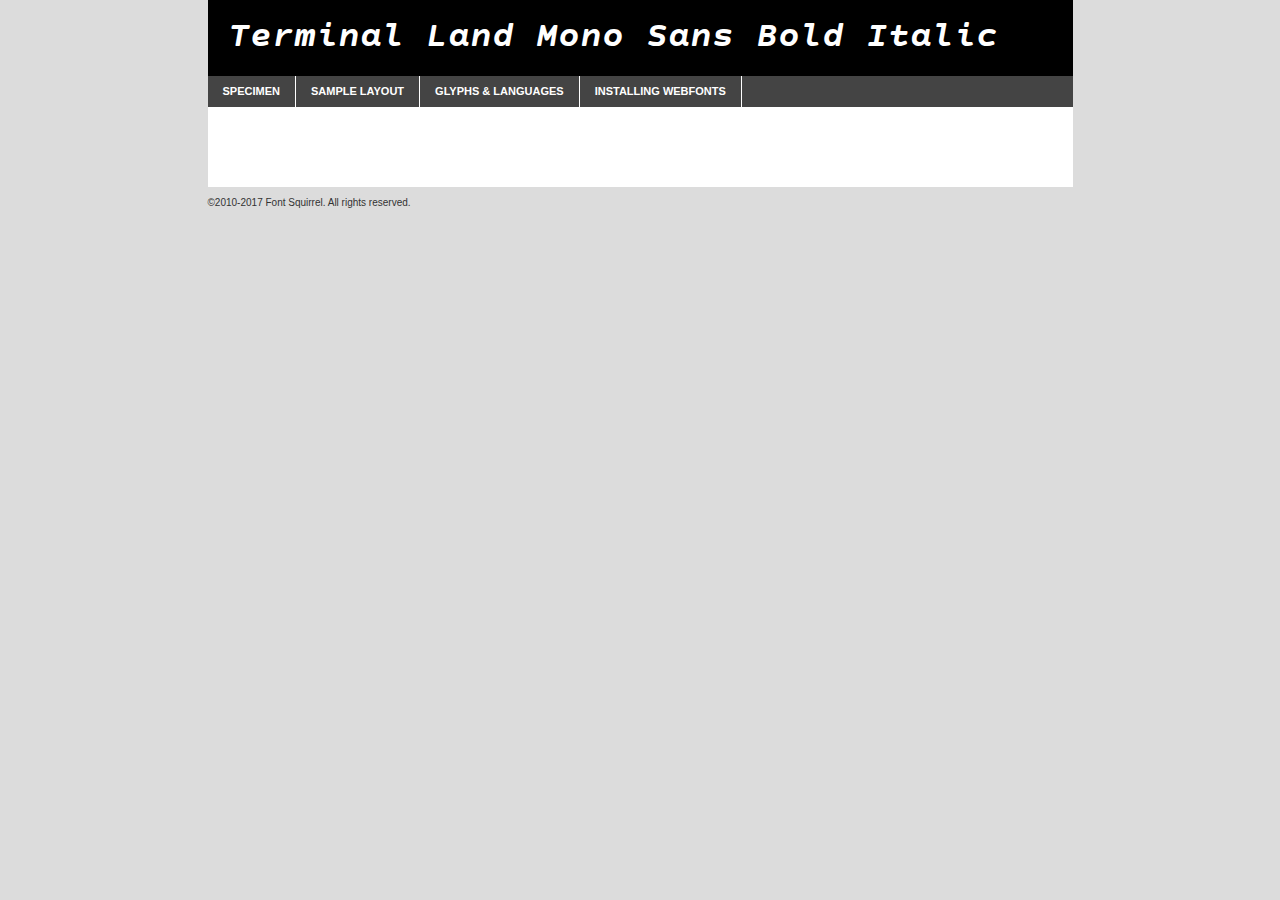
<file: fonts/fontkit/terminallandmonosans-bolditalic-demo.html>
<!DOCTYPE html PUBLIC "-//W3C//DTD XHTML 1.0 Transitional//EN"
        "http://www.w3.org/TR/xhtml1/DTD/xhtml1-transitional.dtd">

<html xmlns="http://www.w3.org/1999/xhtml" xml:lang="en" lang="en">
<head>
    <meta http-equiv="Content-Type" content="text/html; charset=utf-8"/>
    <script src="http://ajax.googleapis.com/ajax/libs/jquery/1.7.2/jquery.min.js" type="text/javascript" charset="utf-8"></script>
    <script type="text/javascript">
		(function($) {
			$.fn.easyTabs = function(option) {
				var param = jQuery.extend({ fadeSpeed: 'fast', defaultContent: 1, activeClass: 'active' }, option);
				$(this).each(function() {
					var thisId = '#' + this.id;
					if ( param.defaultContent == '' )
					{
						param.defaultContent = 1;
					}
					if ( typeof param.defaultContent == 'number' )
					{
						var defaultTab = $(thisId + ' .tabs li:eq(' + (param.defaultContent - 1) + ') a').attr('href').substr(1);
					}
					else
					{
						var defaultTab = param.defaultContent;
					}
					$(thisId + ' .tabs li a').each(function() {
						var tabToHide = $(this).attr('href').substr(1);
						$('#' + tabToHide).addClass('easytabs-tab-content');
					});
					hideAll();
					changeContent(defaultTab);

					function hideAll() {$(thisId + ' .easytabs-tab-content').hide();}

					function changeContent(tabId)
					{
						hideAll();
						$(thisId + ' .tabs li').removeClass(param.activeClass);
						$(thisId + ' .tabs li a[href=#' + tabId + ']').closest('li').addClass(param.activeClass);
						if ( param.fadeSpeed != 'none' )
						{
							$(thisId + ' #' + tabId).fadeIn(param.fadeSpeed);
						}
						else
						{
							$(thisId + ' #' + tabId).show();
						}
					}

					$(thisId + ' .tabs li').click(function() {
						var tabId = $(this).find('a').attr('href').substr(1);
						changeContent(tabId);
						return false;
					});
				});
			}
		})(jQuery);
    </script>
    <link rel="stylesheet" href="specimen_files/specimen_stylesheet.css" type="text/css" charset="utf-8"/>
    <link rel="stylesheet" href="stylesheet.css" type="text/css" charset="utf-8"/>

    <style type="text/css">
        		body {
			font-family: 'terminal_land_mono_sansBdIt';
        		}

            </style>

    <title>Terminal Land Mono Sans Bold Italic Specimen</title>


    <script type="text/javascript" charset="utf-8">
		$(document).ready(function() {
			$('#container').easyTabs({ defaultContent: 1 });
		});
    </script>
</head>

<body>
<div id="container">
    <div id="header">
		Terminal Land Mono Sans Bold Italic    </div>
    <ul class="tabs">
        <li><a href="#specimen">Specimen</a></li>
        <li><a href="#layout">Sample Layout</a></li>
		        <li><a href="#glyphs">Glyphs &amp; Languages</a></li>
        <li><a href="#installing">Installing Webfonts</a></li>

    </ul>

    <div id="main_content">


        <div id="specimen">

            <div class="section">
                <div class="grid12 firstcol">
                    <div class="huge">AaBb</div>
                </div>
            </div>

            <div class="section">
                <div class="glyph_range">A&#x200B;B&#x200b;C&#x200b;D&#x200b;E&#x200b;F&#x200b;G&#x200b;H&#x200b;I&#x200b;J&#x200b;K&#x200b;L&#x200b;M&#x200b;N&#x200b;O&#x200b;P&#x200b;Q&#x200b;R&#x200b;S&#x200b;T&#x200b;U&#x200b;V&#x200b;W&#x200b;X&#x200b;Y&#x200b;Z&#x200b;a&#x200b;b&#x200b;c&#x200b;d&#x200b;e&#x200b;f&#x200b;g&#x200b;h&#x200b;i&#x200b;j&#x200b;k&#x200b;l&#x200b;m&#x200b;n&#x200b;o&#x200b;p&#x200b;q&#x200b;r&#x200b;s&#x200b;t&#x200b;u&#x200b;v&#x200b;w&#x200b;x&#x200b;y&#x200b;z&#x200b;1&#x200b;2&#x200b;3&#x200b;4&#x200b;5&#x200b;6&#x200b;7&#x200b;8&#x200b;9&#x200b;0&#x200b;&amp;&#x200b;.&#x200b;,&#x200b;?&#x200b;!&#x200b;&#64;&#x200b;(&#x200b;)&#x200b;#&#x200b;$&#x200b;%&#x200b;*&#x200b;+&#x200b;-&#x200b;=&#x200b;:&#x200b;;</div>
            </div>
            <div class="section">
                <div class="grid12 firstcol">
                    <table class="sample_table">
                        <tr>
                            <td>10</td>
                            <td class="size10">abcdefghijklmnopqrstuvwxyzABCDEFGHIJKLMNOPQRSTUVWXYZ0123456789abcdefghijklmnopqrstuvwxyzABCDEFGHIJKLMNOPQRSTUVWXYZ0123456789abcdefghijklmnopqrstuvwxyzABCDEFGHIJKLMNOPQRSTUVWXYZ</td>
                        </tr>
                        <tr>
                            <td>11</td>
                            <td class="size11">abcdefghijklmnopqrstuvwxyzABCDEFGHIJKLMNOPQRSTUVWXYZ0123456789abcdefghijklmnopqrstuvwxyzABCDEFGHIJKLMNOPQRSTUVWXYZ0123456789abcdefghijklmnopqrstuvwxyzABCDEFGHIJKLMNOPQRSTUVWXYZ</td>
                        </tr>
                        <tr>
                            <td>12</td>
                            <td class="size12">abcdefghijklmnopqrstuvwxyzABCDEFGHIJKLMNOPQRSTUVWXYZ0123456789abcdefghijklmnopqrstuvwxyzABCDEFGHIJKLMNOPQRSTUVWXYZ0123456789abcdefghijklmnopqrstuvwxyzABCDEFGHIJKLMNOPQRSTUVWXYZ</td>
                        </tr>
                        <tr>
                            <td>13</td>
                            <td class="size13">abcdefghijklmnopqrstuvwxyzABCDEFGHIJKLMNOPQRSTUVWXYZ0123456789abcdefghijklmnopqrstuvwxyzABCDEFGHIJKLMNOPQRSTUVWXYZ0123456789abcdefghijklmnopqrstuvwxyzABCDEFGHIJKLMNOPQRSTUVWXYZ</td>
                        </tr>
                        <tr>
                            <td>14</td>
                            <td class="size14">abcdefghijklmnopqrstuvwxyzABCDEFGHIJKLMNOPQRSTUVWXYZ0123456789abcdefghijklmnopqrstuvwxyzABCDEFGHIJKLMNOPQRSTUVWXYZ0123456789abcdefghijklmnopqrstuvwxyzABCDEFGHIJKLMNOPQRSTUVWXYZ</td>
                        </tr>
                        <tr>
                            <td>16</td>
                            <td class="size16">abcdefghijklmnopqrstuvwxyzABCDEFGHIJKLMNOPQRSTUVWXYZ0123456789abcdefghijklmnopqrstuvwxyzABCDEFGHIJKLMNOPQRSTUVWXYZ</td>
                        </tr>
                        <tr>
                            <td>18</td>
                            <td class="size18">abcdefghijklmnopqrstuvwxyzABCDEFGHIJKLMNOPQRSTUVWXYZ0123456789abcdefghijklmnopqrstuvwxyzABCDEFGHIJKLMNOPQRSTUVWXYZ</td>
                        </tr>
                        <tr>
                            <td>20</td>
                            <td class="size20">abcdefghijklmnopqrstuvwxyzABCDEFGHIJKLMNOPQRSTUVWXYZ0123456789abcdefghijklmnopqrstuvwxyzABCDEFGHIJKLMNOPQRSTUVWXYZ</td>
                        </tr>
                        <tr>
                            <td>24</td>
                            <td class="size24">abcdefghijklmnopqrstuvwxyzABCDEFGHIJKLMNOPQRSTUVWXYZ0123456789abcdefghijklmnopqrstuvwxyzABCDEFGHIJKLMNOPQRSTUVWXYZ</td>
                        </tr>
                        <tr>
                            <td>30</td>
                            <td class="size30">abcdefghijklmnopqrstuvwxyzABCDEFGHIJKLMNOPQRSTUVWXYZ0123456789abcdefghijklmnopqrstuvwxyzABCDEFGHIJKLMNOPQRSTUVWXYZ</td>
                        </tr>
                        <tr>
                            <td>36</td>
                            <td class="size36">abcdefghijklmnopqrstuvwxyzABCDEFGHIJKLMNOPQRSTUVWXYZ0123456789abcdefghijklmnopqrstuvwxyzABCDEFGHIJKLMNOPQRSTUVWXYZ</td>
                        </tr>
                        <tr>
                            <td>48</td>
                            <td class="size48">abcdefghijklmnopqrstuvwxyzABCDEFGHIJKLMNOPQRSTUVWXYZ0123456789abcdefghijklmnopqrstuvwxyzABCDEFGHIJKLMNOPQRSTUVWXYZ</td>
                        </tr>
                        <tr>
                            <td>60</td>
                            <td class="size60">abcdefghijklmnopqrstuvwxyzABCDEFGHIJKLMNOPQRSTUVWXYZ0123456789abcdefghijklmnopqrstuvwxyzABCDEFGHIJKLMNOPQRSTUVWXYZ</td>
                        </tr>
                        <tr>
                            <td>72</td>
                            <td class="size72">abcdefghijklmnopqrstuvwxyzABCDEFGHIJKLMNOPQRSTUVWXYZ0123456789abcdefghijklmnopqrstuvwxyzABCDEFGHIJKLMNOPQRSTUVWXYZ</td>
                        </tr>
                        <tr>
                            <td>90</td>
                            <td class="size90">abcdefghijklmnopqrstuvwxyzABCDEFGHIJKLMNOPQRSTUVWXYZ0123456789abcdefghijklmnopqrstuvwxyzABCDEFGHIJKLMNOPQRSTUVWXYZ</td>
                        </tr>
                    </table>

                </div>

            </div>


            <div class="section" id="bodycomparison">


                <div id="xheight">
                    <div class="fontbody">&#x25FC;&#x25FC;&#x25FC;&#x25FC;&#x25FC;&#x25FC;&#x25FC;&#x25FC;&#x25FC;&#x25FC;&#x25FC;&#x25FC;&#x25FC;&#x25FC;&#x25FC;&#x25FC;&#x25FC;&#x25FC;&#x25FC;&#x25FC;&#x25FC;&#x25FC;&#x25FC;&#x25FC;&#x25FC;&#x25FC;&#x25FC;&#x25FC;&#x25FC;&#x25FC;&#x25FC;&#x25FC;&#x25FC;&#x25FC;&#x25FC;&#x25FC;&#x25FC;&#x25FC;&#x25FC;&#x25FC;&#x25FC;&#x25FC;&#x25FC;&#x25FC;&#x25FC;&#x25FC;&#x25FC;&#x25FC;&#x25FC;&#x25FC;&#x25FC;&#x25FC;&#x25FC;&#x25FC;&#x25FC;&#x25FC;&#x25FC;&#x25FC;&#x25FC;&#x25FC;&#x25FC;&#x25FC;&#x25FC;&#x25FC;&#x25FC;&#x25FC;&#x25FC;&#x25FC;&#x25FC;&#x25FC;&#x25FC;&#x25FC;&#x25FC;&#x25FC;&#x25FC;&#x25FC;&#x25FC;&#x25FC;&#x25FC;&#x25FC;&#x25FC;&#x25FC;&#x25FC;&#x25FC;&#x25FC;&#x25FC;&#x25FC;&#x25FC;&#x25FC;&#x25FC;&#x25FC;&#x25FC;&#x25FC;&#x25FC;&#x25FC;&#x25FC;&#x25FC;&#x25FC;&#x25FC;body</div>
                    <div class="arialbody">body</div>
                    <div class="verdanabody">body</div>
                    <div class="georgiabody">body</div>
                </div>
                <div class="fontbody" style="z-index:1">
                    body<span>Terminal Land Mono Sans Bold Italic</span>
                </div>
                <div class="arialbody" style="z-index:1">
                    body<span>Arial</span>
                </div>
                <div class="verdanabody" style="z-index:1">
                    body<span>Verdana</span>
                </div>
                <div class="georgiabody" style="z-index:1">
                    body<span>Georgia</span>
                </div>


            </div>


            <div class="section psample psample_row1" id="">

                <div class="grid2 firstcol">
                    <p class="size10"><span>10.</span>Aenean lacinia bibendum nulla sed consectetur. Fusce dapibus, tellus ac cursus commodo, tortor mauris condimentum nibh, ut fermentum massa justo sit amet risus. Nullam id dolor id nibh ultricies vehicula ut id elit. Cum sociis natoque penatibus et magnis dis parturient montes, nascetur ridiculus mus. Nulla vitae elit libero, a pharetra augue.</p>

                </div>
                <div class="grid3">
                    <p class="size11"><span>11.</span>Aenean lacinia bibendum nulla sed consectetur. Fusce dapibus, tellus ac cursus commodo, tortor mauris condimentum nibh, ut fermentum massa justo sit amet risus. Nullam id dolor id nibh ultricies vehicula ut id elit. Cum sociis natoque penatibus et magnis dis parturient montes, nascetur ridiculus mus. Nulla vitae elit libero, a pharetra augue.</p>

                </div>
                <div class="grid3">
                    <p class="size12"><span>12.</span>Aenean lacinia bibendum nulla sed consectetur. Fusce dapibus, tellus ac cursus commodo, tortor mauris condimentum nibh, ut fermentum massa justo sit amet risus. Nullam id dolor id nibh ultricies vehicula ut id elit. Cum sociis natoque penatibus et magnis dis parturient montes, nascetur ridiculus mus. Nulla vitae elit libero, a pharetra augue.</p>

                </div>
                <div class="grid4">
                    <p class="size13"><span>13.</span>Aenean lacinia bibendum nulla sed consectetur. Fusce dapibus, tellus ac cursus commodo, tortor mauris condimentum nibh, ut fermentum massa justo sit amet risus. Nullam id dolor id nibh ultricies vehicula ut id elit. Cum sociis natoque penatibus et magnis dis parturient montes, nascetur ridiculus mus. Nulla vitae elit libero, a pharetra augue.</p>

                </div>
                <div class="white_blend"></div>

            </div>
            <div class="section psample psample_row2" id="">
                <div class="grid3 firstcol">
                    <p class="size14"><span>14.</span>Aenean lacinia bibendum nulla sed consectetur. Fusce dapibus, tellus ac cursus commodo, tortor mauris condimentum nibh, ut fermentum massa justo sit amet risus. Nullam id dolor id nibh ultricies vehicula ut id elit. Cum sociis natoque penatibus et magnis dis parturient montes, nascetur ridiculus mus. Nulla vitae elit libero, a pharetra augue.</p>

                </div>
                <div class="grid4">
                    <p class="size16"><span>16.</span>Aenean lacinia bibendum nulla sed consectetur. Fusce dapibus, tellus ac cursus commodo, tortor mauris condimentum nibh, ut fermentum massa justo sit amet risus. Nullam id dolor id nibh ultricies vehicula ut id elit. Cum sociis natoque penatibus et magnis dis parturient montes, nascetur ridiculus mus. Nulla vitae elit libero, a pharetra augue.</p>

                </div>
                <div class="grid5">
                    <p class="size18"><span>18.</span>Aenean lacinia bibendum nulla sed consectetur. Fusce dapibus, tellus ac cursus commodo, tortor mauris condimentum nibh, ut fermentum massa justo sit amet risus. Nullam id dolor id nibh ultricies vehicula ut id elit. Cum sociis natoque penatibus et magnis dis parturient montes, nascetur ridiculus mus. Nulla vitae elit libero, a pharetra augue.</p>

                </div>

                <div class="white_blend"></div>

            </div>

            <div class="section psample psample_row3" id="">
                <div class="grid5 firstcol">
                    <p class="size20"><span>20.</span>Aenean lacinia bibendum nulla sed consectetur. Fusce dapibus, tellus ac cursus commodo, tortor mauris condimentum nibh, ut fermentum massa justo sit amet risus. Nullam id dolor id nibh ultricies vehicula ut id elit. Cum sociis natoque penatibus et magnis dis parturient montes, nascetur ridiculus mus. Nulla vitae elit libero, a pharetra augue.</p>
                </div>
                <div class="grid7">
                    <p class="size24"><span>24.</span>Aenean lacinia bibendum nulla sed consectetur. Fusce dapibus, tellus ac cursus commodo, tortor mauris condimentum nibh, ut fermentum massa justo sit amet risus. Nullam id dolor id nibh ultricies vehicula ut id elit. Cum sociis natoque penatibus et magnis dis parturient montes, nascetur ridiculus mus. Nulla vitae elit libero, a pharetra augue.</p>
                </div>

                <div class="white_blend"></div>

            </div>

            <div class="section psample psample_row4" id="">
                <div class="grid12 firstcol">
                    <p class="size30"><span>30.</span>Aenean lacinia bibendum nulla sed consectetur. Fusce dapibus, tellus ac cursus commodo, tortor mauris condimentum nibh, ut fermentum massa justo sit amet risus. Nullam id dolor id nibh ultricies vehicula ut id elit. Cum sociis natoque penatibus et magnis dis parturient montes, nascetur ridiculus mus. Nulla vitae elit libero, a pharetra augue.</p>
                </div>
                <div class="white_blend"></div>

            </div>


            <div class="section psample psample_row1 fullreverse">
                <div class="grid2 firstcol">
                    <p class="size10"><span>10.</span>Aenean lacinia bibendum nulla sed consectetur. Fusce dapibus, tellus ac cursus commodo, tortor mauris condimentum nibh, ut fermentum massa justo sit amet risus. Nullam id dolor id nibh ultricies vehicula ut id elit. Cum sociis natoque penatibus et magnis dis parturient montes, nascetur ridiculus mus. Nulla vitae elit libero, a pharetra augue.</p>

                </div>
                <div class="grid3">
                    <p class="size11"><span>11.</span>Aenean lacinia bibendum nulla sed consectetur. Fusce dapibus, tellus ac cursus commodo, tortor mauris condimentum nibh, ut fermentum massa justo sit amet risus. Nullam id dolor id nibh ultricies vehicula ut id elit. Cum sociis natoque penatibus et magnis dis parturient montes, nascetur ridiculus mus. Nulla vitae elit libero, a pharetra augue.</p>

                </div>
                <div class="grid3">
                    <p class="size12"><span>12.</span>Aenean lacinia bibendum nulla sed consectetur. Fusce dapibus, tellus ac cursus commodo, tortor mauris condimentum nibh, ut fermentum massa justo sit amet risus. Nullam id dolor id nibh ultricies vehicula ut id elit. Cum sociis natoque penatibus et magnis dis parturient montes, nascetur ridiculus mus. Nulla vitae elit libero, a pharetra augue.</p>

                </div>
                <div class="grid4">
                    <p class="size13"><span>13.</span>Aenean lacinia bibendum nulla sed consectetur. Fusce dapibus, tellus ac cursus commodo, tortor mauris condimentum nibh, ut fermentum massa justo sit amet risus. Nullam id dolor id nibh ultricies vehicula ut id elit. Cum sociis natoque penatibus et magnis dis parturient montes, nascetur ridiculus mus. Nulla vitae elit libero, a pharetra augue.</p>

                </div>
                <div class="black_blend"></div>

            </div>

            <div class="section psample psample_row2 fullreverse">
                <div class="grid3 firstcol">
                    <p class="size14"><span>14.</span>Aenean lacinia bibendum nulla sed consectetur. Fusce dapibus, tellus ac cursus commodo, tortor mauris condimentum nibh, ut fermentum massa justo sit amet risus. Nullam id dolor id nibh ultricies vehicula ut id elit. Cum sociis natoque penatibus et magnis dis parturient montes, nascetur ridiculus mus. Nulla vitae elit libero, a pharetra augue.</p>

                </div>
                <div class="grid4">
                    <p class="size16"><span>16.</span>Aenean lacinia bibendum nulla sed consectetur. Fusce dapibus, tellus ac cursus commodo, tortor mauris condimentum nibh, ut fermentum massa justo sit amet risus. Nullam id dolor id nibh ultricies vehicula ut id elit. Cum sociis natoque penatibus et magnis dis parturient montes, nascetur ridiculus mus. Nulla vitae elit libero, a pharetra augue.</p>

                </div>
                <div class="grid5">
                    <p class="size18"><span>18.</span>Aenean lacinia bibendum nulla sed consectetur. Fusce dapibus, tellus ac cursus commodo, tortor mauris condimentum nibh, ut fermentum massa justo sit amet risus. Nullam id dolor id nibh ultricies vehicula ut id elit. Cum sociis natoque penatibus et magnis dis parturient montes, nascetur ridiculus mus. Nulla vitae elit libero, a pharetra augue.</p>

                </div>
                <div class="black_blend"></div>

            </div>

            <div class="section psample fullreverse psample_row3" id="">
                <div class="grid5 firstcol">
                    <p class="size20"><span>20.</span>Aenean lacinia bibendum nulla sed consectetur. Fusce dapibus, tellus ac cursus commodo, tortor mauris condimentum nibh, ut fermentum massa justo sit amet risus. Nullam id dolor id nibh ultricies vehicula ut id elit. Cum sociis natoque penatibus et magnis dis parturient montes, nascetur ridiculus mus. Nulla vitae elit libero, a pharetra augue.</p>
                </div>
                <div class="grid7">
                    <p class="size24"><span>24.</span>Aenean lacinia bibendum nulla sed consectetur. Fusce dapibus, tellus ac cursus commodo, tortor mauris condimentum nibh, ut fermentum massa justo sit amet risus. Nullam id dolor id nibh ultricies vehicula ut id elit. Cum sociis natoque penatibus et magnis dis parturient montes, nascetur ridiculus mus. Nulla vitae elit libero, a pharetra augue.</p>
                </div>

                <div class="black_blend"></div>

            </div>

            <div class="section psample fullreverse psample_row4" id="" style="border-bottom: 20px #000 solid;">
                <div class="grid12 firstcol">
                    <p class="size30"><span>30.</span>Aenean lacinia bibendum nulla sed consectetur. Fusce dapibus, tellus ac cursus commodo, tortor mauris condimentum nibh, ut fermentum massa justo sit amet risus. Nullam id dolor id nibh ultricies vehicula ut id elit. Cum sociis natoque penatibus et magnis dis parturient montes, nascetur ridiculus mus. Nulla vitae elit libero, a pharetra augue.</p>
                </div>
                <div class="black_blend"></div>

            </div>


        </div>

        <div id="layout">

            <div class="section">

                <div class="grid12 firstcol">
                    <h1>Lorem Ipsum Dolor</h1>
                    <h2>Etiam porta sem malesuada magna mollis euismod</h2>

                    <p class="byline">By <a href="#link">Aenean Lacinia</a></p>
                </div>
            </div>
            <div class="section">
                <div class="grid8 firstcol">
                    <p class="large">Donec sed odio dui. Morbi leo risus, porta ac consectetur ac, vestibulum at eros. Fusce dapibus, tellus ac cursus commodo, tortor mauris condimentum nibh, ut fermentum massa justo sit amet risus. </p>


                    <h3>Pellentesque ornare sem</h3>

                    <p>Maecenas sed diam eget risus varius blandit sit amet non magna. Maecenas faucibus mollis interdum. Donec ullamcorper nulla non metus auctor fringilla. Nullam id dolor id nibh ultricies vehicula ut id elit. Nullam id dolor id nibh ultricies vehicula ut id elit. </p>

                    <p>Aenean eu leo quam. Pellentesque ornare sem lacinia quam venenatis vestibulum. Lorem ipsum dolor sit amet, consectetur adipiscing elit. Cum sociis natoque penatibus et magnis dis parturient montes, nascetur ridiculus mus. </p>

                    <p>Nulla vitae elit libero, a pharetra augue. Praesent commodo cursus magna, vel scelerisque nisl consectetur et. Aenean lacinia bibendum nulla sed consectetur. </p>

                    <p>Nullam quis risus eget urna mollis ornare vel eu leo. Nullam quis risus eget urna mollis ornare vel eu leo. Maecenas sed diam eget risus varius blandit sit amet non magna. Donec ullamcorper nulla non metus auctor fringilla. </p>

                    <h3>Cras mattis consectetur</h3>

                    <p>Aenean eu leo quam. Pellentesque ornare sem lacinia quam venenatis vestibulum. Aenean lacinia bibendum nulla sed consectetur. Integer posuere erat a ante venenatis dapibus posuere velit aliquet. Cras mattis consectetur purus sit amet fermentum. </p>

                    <p>Nullam id dolor id nibh ultricies vehicula ut id elit. Nullam quis risus eget urna mollis ornare vel eu leo. Cras mattis consectetur purus sit amet fermentum.</p>
                </div>

                <div class="grid4 sidebar">

                    <div class="box reverse">
                        <p class="last">Nullam quis risus eget urna mollis ornare vel eu leo. Donec ullamcorper nulla non metus auctor fringilla. Cras mattis consectetur purus sit amet fermentum. Sed posuere consectetur est at lobortis. Lorem ipsum dolor sit amet, consectetur adipiscing elit. </p>
                    </div>

                    <p class="caption">Maecenas sed diam eget risus varius.</p>

                    <p>Vestibulum id ligula porta felis euismod semper. Integer posuere erat a ante venenatis dapibus posuere velit aliquet. Vestibulum id ligula porta felis euismod semper. Sed posuere consectetur est at lobortis. Maecenas sed diam eget risus varius blandit sit amet non magna. Fusce dapibus, tellus ac cursus commodo, tortor mauris condimentum nibh, ut fermentum massa justo sit amet risus. </p>


                    <p>Duis mollis, est non commodo luctus, nisi erat porttitor ligula, eget lacinia odio sem nec elit. Aenean lacinia bibendum nulla sed consectetur. Vivamus sagittis lacus vel augue laoreet rutrum faucibus dolor auctor. Aenean lacinia bibendum nulla sed consectetur. Nullam quis risus eget urna mollis ornare vel eu leo. </p>

                    <p>Praesent commodo cursus magna, vel scelerisque nisl consectetur et. Donec ullamcorper nulla non metus auctor fringilla. Maecenas faucibus mollis interdum. Fusce dapibus, tellus ac cursus commodo, tortor mauris condimentum nibh, ut fermentum massa justo sit amet risus. </p>

                </div>
            </div>

        </div>


		

        <div id="glyphs">
            <div class="section">
                <div class="grid12 firstcol">

                    <h1>Language Support</h1>
                    <p>The subset of Terminal Land Mono Sans Bold Italic in this kit supports the following languages:<br/>

						Albanian, Basque, Breton, Chamorro, Danish, Dutch, English, Faroese, Finnish, French, Frisian, Galician, German, Icelandic, Italian, Malagasy, Norwegian, Portuguese, Spanish, Alsatian, Aragonese, Arapaho, Arrernte, Asturian, Aymara, Bislama, Cebuano, Corsican, Fijian, French_creole, Genoese, Gilbertese, Greenlandic, Haitian_creole, Hiligaynon, Hmong, Hopi, Ibanag, Iloko_ilokano, Indonesian, Interglossa_glosa, Interlingua, Irish_gaelic, Jerriais, Lojban, Lombard, Luxembourgeois, Manx, Mohawk, Norfolk_pitcairnese, Occitan, Oromo, Pangasinan, Papiamento, Piedmontese, Potawatomi, Rhaeto-romance, Romansh, Rotokas, Sami_lule, Samoan, Sardinian, Scots_gaelic, Seychelles_creole, Shona, Sicilian, Somali, Southern_ndebele, Swahili, Swati_swazi, Tagalog_filipino_pilipino, Tetum, Tok_pisin, Uyghur_latinized, Volapuk, Walloon, Warlpiri, Xhosa, Yapese, Zulu, Latinbasic, Ubasic, Demo                    </p>
                    <h1>Glyph Chart</h1>
                    <p>The subset of Terminal Land Mono Sans Bold Italic in this kit includes all the glyphs listed below. Unicode entities are included above each glyph to help you insert individual characters into your layout.</p>
                    <div id="glyph_chart">

																				                                <div><p>&amp;#32;</p>&#32;</div>
																				                                <div><p>&amp;#33;</p>&#33;</div>
																				                                <div><p>&amp;#34;</p>&#34;</div>
																				                                <div><p>&amp;#35;</p>&#35;</div>
																				                                <div><p>&amp;#36;</p>&#36;</div>
																				                                <div><p>&amp;#37;</p>&#37;</div>
																				                                <div><p>&amp;#38;</p>&#38;</div>
																				                                <div><p>&amp;#39;</p>&#39;</div>
																				                                <div><p>&amp;#40;</p>&#40;</div>
																				                                <div><p>&amp;#41;</p>&#41;</div>
																				                                <div><p>&amp;#42;</p>&#42;</div>
																				                                <div><p>&amp;#43;</p>&#43;</div>
																				                                <div><p>&amp;#44;</p>&#44;</div>
																				                                <div><p>&amp;#45;</p>&#45;</div>
																				                                <div><p>&amp;#46;</p>&#46;</div>
																				                                <div><p>&amp;#47;</p>&#47;</div>
																				                                <div><p>&amp;#48;</p>&#48;</div>
																				                                <div><p>&amp;#49;</p>&#49;</div>
																				                                <div><p>&amp;#50;</p>&#50;</div>
																				                                <div><p>&amp;#51;</p>&#51;</div>
																				                                <div><p>&amp;#52;</p>&#52;</div>
																				                                <div><p>&amp;#53;</p>&#53;</div>
																				                                <div><p>&amp;#54;</p>&#54;</div>
																				                                <div><p>&amp;#55;</p>&#55;</div>
																				                                <div><p>&amp;#56;</p>&#56;</div>
																				                                <div><p>&amp;#57;</p>&#57;</div>
																				                                <div><p>&amp;#58;</p>&#58;</div>
																				                                <div><p>&amp;#59;</p>&#59;</div>
																				                                <div><p>&amp;#60;</p>&#60;</div>
																				                                <div><p>&amp;#61;</p>&#61;</div>
																				                                <div><p>&amp;#62;</p>&#62;</div>
																				                                <div><p>&amp;#63;</p>&#63;</div>
																				                                <div><p>&amp;#64;</p>&#64;</div>
																				                                <div><p>&amp;#65;</p>&#65;</div>
																				                                <div><p>&amp;#66;</p>&#66;</div>
																				                                <div><p>&amp;#67;</p>&#67;</div>
																				                                <div><p>&amp;#68;</p>&#68;</div>
																				                                <div><p>&amp;#69;</p>&#69;</div>
																				                                <div><p>&amp;#70;</p>&#70;</div>
																				                                <div><p>&amp;#71;</p>&#71;</div>
																				                                <div><p>&amp;#72;</p>&#72;</div>
																				                                <div><p>&amp;#73;</p>&#73;</div>
																				                                <div><p>&amp;#74;</p>&#74;</div>
																				                                <div><p>&amp;#75;</p>&#75;</div>
																				                                <div><p>&amp;#76;</p>&#76;</div>
																				                                <div><p>&amp;#77;</p>&#77;</div>
																				                                <div><p>&amp;#78;</p>&#78;</div>
																				                                <div><p>&amp;#79;</p>&#79;</div>
																				                                <div><p>&amp;#80;</p>&#80;</div>
																				                                <div><p>&amp;#81;</p>&#81;</div>
																				                                <div><p>&amp;#82;</p>&#82;</div>
																				                                <div><p>&amp;#83;</p>&#83;</div>
																				                                <div><p>&amp;#84;</p>&#84;</div>
																				                                <div><p>&amp;#85;</p>&#85;</div>
																				                                <div><p>&amp;#86;</p>&#86;</div>
																				                                <div><p>&amp;#87;</p>&#87;</div>
																				                                <div><p>&amp;#88;</p>&#88;</div>
																				                                <div><p>&amp;#89;</p>&#89;</div>
																				                                <div><p>&amp;#90;</p>&#90;</div>
																				                                <div><p>&amp;#91;</p>&#91;</div>
																				                                <div><p>&amp;#92;</p>&#92;</div>
																				                                <div><p>&amp;#93;</p>&#93;</div>
																				                                <div><p>&amp;#94;</p>&#94;</div>
																				                                <div><p>&amp;#95;</p>&#95;</div>
																				                                <div><p>&amp;#96;</p>&#96;</div>
																				                                <div><p>&amp;#97;</p>&#97;</div>
																				                                <div><p>&amp;#98;</p>&#98;</div>
																				                                <div><p>&amp;#99;</p>&#99;</div>
																				                                <div><p>&amp;#100;</p>&#100;</div>
																				                                <div><p>&amp;#101;</p>&#101;</div>
																				                                <div><p>&amp;#102;</p>&#102;</div>
																				                                <div><p>&amp;#103;</p>&#103;</div>
																				                                <div><p>&amp;#104;</p>&#104;</div>
																				                                <div><p>&amp;#105;</p>&#105;</div>
																				                                <div><p>&amp;#106;</p>&#106;</div>
																				                                <div><p>&amp;#107;</p>&#107;</div>
																				                                <div><p>&amp;#108;</p>&#108;</div>
																				                                <div><p>&amp;#109;</p>&#109;</div>
																				                                <div><p>&amp;#110;</p>&#110;</div>
																				                                <div><p>&amp;#111;</p>&#111;</div>
																				                                <div><p>&amp;#112;</p>&#112;</div>
																				                                <div><p>&amp;#113;</p>&#113;</div>
																				                                <div><p>&amp;#114;</p>&#114;</div>
																				                                <div><p>&amp;#115;</p>&#115;</div>
																				                                <div><p>&amp;#116;</p>&#116;</div>
																				                                <div><p>&amp;#117;</p>&#117;</div>
																				                                <div><p>&amp;#118;</p>&#118;</div>
																				                                <div><p>&amp;#119;</p>&#119;</div>
																				                                <div><p>&amp;#120;</p>&#120;</div>
																				                                <div><p>&amp;#121;</p>&#121;</div>
																				                                <div><p>&amp;#122;</p>&#122;</div>
																				                                <div><p>&amp;#123;</p>&#123;</div>
																				                                <div><p>&amp;#124;</p>&#124;</div>
																				                                <div><p>&amp;#125;</p>&#125;</div>
																				                                <div><p>&amp;#126;</p>&#126;</div>
																				                                <div><p>&amp;#160;</p>&#160;</div>
																				                                <div><p>&amp;#161;</p>&#161;</div>
																				                                <div><p>&amp;#162;</p>&#162;</div>
																				                                <div><p>&amp;#163;</p>&#163;</div>
																				                                <div><p>&amp;#164;</p>&#164;</div>
																				                                <div><p>&amp;#165;</p>&#165;</div>
																				                                <div><p>&amp;#166;</p>&#166;</div>
																				                                <div><p>&amp;#167;</p>&#167;</div>
																				                                <div><p>&amp;#168;</p>&#168;</div>
																				                                <div><p>&amp;#169;</p>&#169;</div>
																				                                <div><p>&amp;#170;</p>&#170;</div>
																				                                <div><p>&amp;#171;</p>&#171;</div>
																				                                <div><p>&amp;#172;</p>&#172;</div>
																				                                <div><p>&amp;#173;</p>&#173;</div>
																				                                <div><p>&amp;#174;</p>&#174;</div>
																				                                <div><p>&amp;#175;</p>&#175;</div>
																				                                <div><p>&amp;#176;</p>&#176;</div>
																				                                <div><p>&amp;#177;</p>&#177;</div>
																				                                <div><p>&amp;#178;</p>&#178;</div>
																				                                <div><p>&amp;#179;</p>&#179;</div>
																				                                <div><p>&amp;#180;</p>&#180;</div>
																				                                <div><p>&amp;#182;</p>&#182;</div>
																				                                <div><p>&amp;#183;</p>&#183;</div>
																				                                <div><p>&amp;#184;</p>&#184;</div>
																				                                <div><p>&amp;#185;</p>&#185;</div>
																				                                <div><p>&amp;#186;</p>&#186;</div>
																				                                <div><p>&amp;#187;</p>&#187;</div>
																				                                <div><p>&amp;#188;</p>&#188;</div>
																				                                <div><p>&amp;#189;</p>&#189;</div>
																				                                <div><p>&amp;#190;</p>&#190;</div>
																				                                <div><p>&amp;#191;</p>&#191;</div>
																				                                <div><p>&amp;#192;</p>&#192;</div>
																				                                <div><p>&amp;#193;</p>&#193;</div>
																				                                <div><p>&amp;#194;</p>&#194;</div>
																				                                <div><p>&amp;#195;</p>&#195;</div>
																				                                <div><p>&amp;#196;</p>&#196;</div>
																				                                <div><p>&amp;#197;</p>&#197;</div>
																				                                <div><p>&amp;#198;</p>&#198;</div>
																				                                <div><p>&amp;#199;</p>&#199;</div>
																				                                <div><p>&amp;#200;</p>&#200;</div>
																				                                <div><p>&amp;#201;</p>&#201;</div>
																				                                <div><p>&amp;#202;</p>&#202;</div>
																				                                <div><p>&amp;#203;</p>&#203;</div>
																				                                <div><p>&amp;#204;</p>&#204;</div>
																				                                <div><p>&amp;#205;</p>&#205;</div>
																				                                <div><p>&amp;#206;</p>&#206;</div>
																				                                <div><p>&amp;#207;</p>&#207;</div>
																				                                <div><p>&amp;#208;</p>&#208;</div>
																				                                <div><p>&amp;#209;</p>&#209;</div>
																				                                <div><p>&amp;#210;</p>&#210;</div>
																				                                <div><p>&amp;#211;</p>&#211;</div>
																				                                <div><p>&amp;#212;</p>&#212;</div>
																				                                <div><p>&amp;#213;</p>&#213;</div>
																				                                <div><p>&amp;#214;</p>&#214;</div>
																				                                <div><p>&amp;#215;</p>&#215;</div>
																				                                <div><p>&amp;#216;</p>&#216;</div>
																				                                <div><p>&amp;#217;</p>&#217;</div>
																				                                <div><p>&amp;#218;</p>&#218;</div>
																				                                <div><p>&amp;#219;</p>&#219;</div>
																				                                <div><p>&amp;#220;</p>&#220;</div>
																				                                <div><p>&amp;#221;</p>&#221;</div>
																				                                <div><p>&amp;#222;</p>&#222;</div>
																				                                <div><p>&amp;#223;</p>&#223;</div>
																				                                <div><p>&amp;#224;</p>&#224;</div>
																				                                <div><p>&amp;#225;</p>&#225;</div>
																				                                <div><p>&amp;#226;</p>&#226;</div>
																				                                <div><p>&amp;#227;</p>&#227;</div>
																				                                <div><p>&amp;#228;</p>&#228;</div>
																				                                <div><p>&amp;#229;</p>&#229;</div>
																				                                <div><p>&amp;#230;</p>&#230;</div>
																				                                <div><p>&amp;#231;</p>&#231;</div>
																				                                <div><p>&amp;#232;</p>&#232;</div>
																				                                <div><p>&amp;#233;</p>&#233;</div>
																				                                <div><p>&amp;#234;</p>&#234;</div>
																				                                <div><p>&amp;#235;</p>&#235;</div>
																				                                <div><p>&amp;#236;</p>&#236;</div>
																				                                <div><p>&amp;#237;</p>&#237;</div>
																				                                <div><p>&amp;#238;</p>&#238;</div>
																				                                <div><p>&amp;#239;</p>&#239;</div>
																				                                <div><p>&amp;#240;</p>&#240;</div>
																				                                <div><p>&amp;#241;</p>&#241;</div>
																				                                <div><p>&amp;#242;</p>&#242;</div>
																				                                <div><p>&amp;#243;</p>&#243;</div>
																				                                <div><p>&amp;#244;</p>&#244;</div>
																				                                <div><p>&amp;#245;</p>&#245;</div>
																				                                <div><p>&amp;#246;</p>&#246;</div>
																				                                <div><p>&amp;#247;</p>&#247;</div>
																				                                <div><p>&amp;#248;</p>&#248;</div>
																				                                <div><p>&amp;#249;</p>&#249;</div>
																				                                <div><p>&amp;#250;</p>&#250;</div>
																				                                <div><p>&amp;#251;</p>&#251;</div>
																				                                <div><p>&amp;#252;</p>&#252;</div>
																				                                <div><p>&amp;#253;</p>&#253;</div>
																				                                <div><p>&amp;#254;</p>&#254;</div>
																				                                <div><p>&amp;#255;</p>&#255;</div>
																				                                <div><p>&amp;#338;</p>&#338;</div>
																				                                <div><p>&amp;#339;</p>&#339;</div>
																				                                <div><p>&amp;#376;</p>&#376;</div>
																				                                <div><p>&amp;#710;</p>&#710;</div>
																				                                <div><p>&amp;#732;</p>&#732;</div>
																				                                <div><p>&amp;#8192;</p>&#8192;</div>
																				                                <div><p>&amp;#8193;</p>&#8193;</div>
																				                                <div><p>&amp;#8194;</p>&#8194;</div>
																				                                <div><p>&amp;#8195;</p>&#8195;</div>
																				                                <div><p>&amp;#8196;</p>&#8196;</div>
																				                                <div><p>&amp;#8197;</p>&#8197;</div>
																				                                <div><p>&amp;#8198;</p>&#8198;</div>
																				                                <div><p>&amp;#8199;</p>&#8199;</div>
																				                                <div><p>&amp;#8200;</p>&#8200;</div>
																				                                <div><p>&amp;#8201;</p>&#8201;</div>
																				                                <div><p>&amp;#8202;</p>&#8202;</div>
																				                                <div><p>&amp;#8208;</p>&#8208;</div>
																				                                <div><p>&amp;#8209;</p>&#8209;</div>
																				                                <div><p>&amp;#8210;</p>&#8210;</div>
																				                                <div><p>&amp;#8211;</p>&#8211;</div>
																				                                <div><p>&amp;#8212;</p>&#8212;</div>
																				                                <div><p>&amp;#8216;</p>&#8216;</div>
																				                                <div><p>&amp;#8217;</p>&#8217;</div>
																				                                <div><p>&amp;#8218;</p>&#8218;</div>
																				                                <div><p>&amp;#8220;</p>&#8220;</div>
																				                                <div><p>&amp;#8221;</p>&#8221;</div>
																				                                <div><p>&amp;#8222;</p>&#8222;</div>
																				                                <div><p>&amp;#8226;</p>&#8226;</div>
																				                                <div><p>&amp;#8230;</p>&#8230;</div>
																				                                <div><p>&amp;#8239;</p>&#8239;</div>
																				                                <div><p>&amp;#8249;</p>&#8249;</div>
																				                                <div><p>&amp;#8250;</p>&#8250;</div>
																				                                <div><p>&amp;#8287;</p>&#8287;</div>
																				                                <div><p>&amp;#8364;</p>&#8364;</div>
																				                                <div><p>&amp;#8482;</p>&#8482;</div>
																				                                <div><p>&amp;#9724;</p>&#9724;</div>
																				                                <div><p>&amp;#64257;</p>&#64257;</div>
																				                                <div><p>&amp;#64258;</p>&#64258;</div>
																																																										                    </div>
                </div>


            </div>
        </div>


        <div id="specs">

        </div>

        <div id="installing">
            <div class="section">
                <div class="grid7 firstcol">
                    <h1>Installing Webfonts</h1>

                    <p>Webfonts are supported by all major browser platforms but not all in the same way. There are currently four different font formats that must be included in order to target all browsers. This includes TTF, WOFF, EOT and SVG.</p>

                    <h2>1. Upload your webfonts</h2>
                    <p>You must upload your webfont kit to your website. They should be in or near the same directory as your CSS files.</p>

                    <h2>2. Include the webfont stylesheet</h2>
                    <p>A special CSS @font-face declaration helps the various browsers select the appropriate font it needs without causing you a bunch of headaches. Learn more about this syntax by reading the <a href="https://www.fontspring.com/blog/further-hardening-of-the-bulletproof-syntax">Fontspring blog post</a> about it. The code for it is as follows:</p>


                    <code>
                        @font-face{
                        font-family: 'MyWebFont';
                        src: url('WebFont.eot');
                        src: url('WebFont.eot?#iefix') format('embedded-opentype'),
                        url('WebFont.woff') format('woff'),
                        url('WebFont.ttf') format('truetype'),
                        url('WebFont.svg#webfont') format('svg');
                        }
                    </code>

                    <p>We've already gone ahead and generated the code for you. All you have to do is link to the stylesheet in your HTML, like this:</p>
                    <code>&lt;link rel=&quot;stylesheet&quot; href=&quot;stylesheet.css&quot; type=&quot;text/css&quot; charset=&quot;utf-8&quot; /&gt;</code>

                    <h2>3. Modify your own stylesheet</h2>
                    <p>To take advantage of your new fonts, you must tell your stylesheet to use them. Look at the original @font-face declaration above and find the property called "font-family." The name linked there will be what you use to reference the font. Prepend that webfont name to the font stack in the "font-family" property, inside the selector you want to change. For example:</p>
                    <code>p { font-family: 'WebFont', Arial, sans-serif; }</code>

                    <h2>4. Test</h2>
                    <p>Getting webfonts to work cross-browser <em>can</em> be tricky. Use the information in the sidebar to help you if you find that fonts aren't loading in a particular browser.</p>
                </div>

                <div class="grid5 sidebar">
                    <div class="box">
                        <h2>Troubleshooting<br/>Font-Face Problems</h2>
                        <p>Having trouble getting your webfonts to load in your new website? Here are some tips to sort out what might be the problem.</p>

                        <h3>Fonts not showing in any browser</h3>

                        <p>This sounds like you need to work on the plumbing. You either did not upload the fonts to the correct directory, or you did not link the fonts properly in the CSS. If you've confirmed that all this is correct and you still have a problem, take a look at your .htaccess file and see if requests are getting intercepted.</p>

                        <h3>Fonts not loading in iPhone or iPad</h3>

                        <p>The most common problem here is that you are serving the fonts from an IIS server. IIS refuses to serve files that have unknown MIME types. If that is the case, you must set the MIME type for SVG to "image/svg+xml" in the server settings. Follow these instructions from Microsoft if you need help.</p>

                        <h3>Fonts not loading in Firefox</h3>

                        <p>The primary reason for this failure? You are still using a version Firefox older than 3.5. So upgrade already! If that isn't it, then you are very likely serving fonts from a different domain. Firefox requires that all font assets be served from the same domain. Lastly it is possible that you need to add WOFF to your list of MIME types (if you are serving via IIS.)</p>

                        <h3>Fonts not loading in IE</h3>

                        <p>Are you looking at Internet Explorer on an actual Windows machine or are you cheating by using a service like Adobe BrowserLab? Many of these screenshot services do not render @font-face for IE. Best to test it on a real machine.</p>

                        <h3>Fonts not loading in IE9</h3>

                        <p>IE9, like Firefox, requires that fonts be served from the same domain as the website. Make sure that is the case.</p>
                    </div>
                </div>
            </div>

        </div>

    </div>
    <div id="footer">
        <p>&copy;2010-2017 Font Squirrel. All rights reserved.</p>
    </div>
</div>
</body>
</html>
</file>
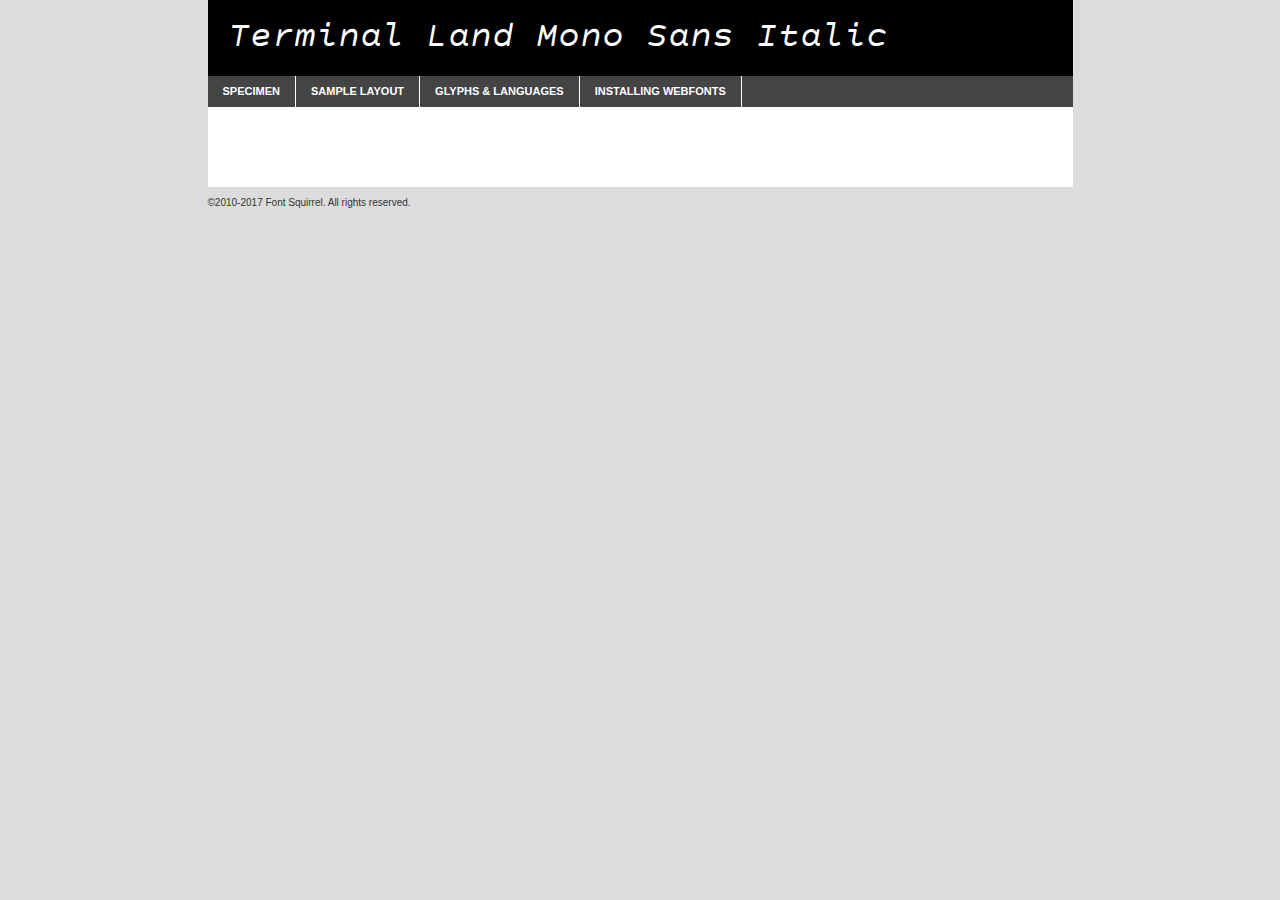
<file: fonts/fontkit/terminallandmonosans-italic-demo.html>
<!DOCTYPE html PUBLIC "-//W3C//DTD XHTML 1.0 Transitional//EN"
        "http://www.w3.org/TR/xhtml1/DTD/xhtml1-transitional.dtd">

<html xmlns="http://www.w3.org/1999/xhtml" xml:lang="en" lang="en">
<head>
    <meta http-equiv="Content-Type" content="text/html; charset=utf-8"/>
    <script src="http://ajax.googleapis.com/ajax/libs/jquery/1.7.2/jquery.min.js" type="text/javascript" charset="utf-8"></script>
    <script type="text/javascript">
		(function($) {
			$.fn.easyTabs = function(option) {
				var param = jQuery.extend({ fadeSpeed: 'fast', defaultContent: 1, activeClass: 'active' }, option);
				$(this).each(function() {
					var thisId = '#' + this.id;
					if ( param.defaultContent == '' )
					{
						param.defaultContent = 1;
					}
					if ( typeof param.defaultContent == 'number' )
					{
						var defaultTab = $(thisId + ' .tabs li:eq(' + (param.defaultContent - 1) + ') a').attr('href').substr(1);
					}
					else
					{
						var defaultTab = param.defaultContent;
					}
					$(thisId + ' .tabs li a').each(function() {
						var tabToHide = $(this).attr('href').substr(1);
						$('#' + tabToHide).addClass('easytabs-tab-content');
					});
					hideAll();
					changeContent(defaultTab);

					function hideAll() {$(thisId + ' .easytabs-tab-content').hide();}

					function changeContent(tabId)
					{
						hideAll();
						$(thisId + ' .tabs li').removeClass(param.activeClass);
						$(thisId + ' .tabs li a[href=#' + tabId + ']').closest('li').addClass(param.activeClass);
						if ( param.fadeSpeed != 'none' )
						{
							$(thisId + ' #' + tabId).fadeIn(param.fadeSpeed);
						}
						else
						{
							$(thisId + ' #' + tabId).show();
						}
					}

					$(thisId + ' .tabs li').click(function() {
						var tabId = $(this).find('a').attr('href').substr(1);
						changeContent(tabId);
						return false;
					});
				});
			}
		})(jQuery);
    </script>
    <link rel="stylesheet" href="specimen_files/specimen_stylesheet.css" type="text/css" charset="utf-8"/>
    <link rel="stylesheet" href="stylesheet.css" type="text/css" charset="utf-8"/>

    <style type="text/css">
        		body {
			font-family: 'terminal_land_mono_sansitalic';
        		}

            </style>

    <title>Terminal Land Mono Sans Italic Specimen</title>


    <script type="text/javascript" charset="utf-8">
		$(document).ready(function() {
			$('#container').easyTabs({ defaultContent: 1 });
		});
    </script>
</head>

<body>
<div id="container">
    <div id="header">
		Terminal Land Mono Sans Italic    </div>
    <ul class="tabs">
        <li><a href="#specimen">Specimen</a></li>
        <li><a href="#layout">Sample Layout</a></li>
		        <li><a href="#glyphs">Glyphs &amp; Languages</a></li>
        <li><a href="#installing">Installing Webfonts</a></li>

    </ul>

    <div id="main_content">


        <div id="specimen">

            <div class="section">
                <div class="grid12 firstcol">
                    <div class="huge">AaBb</div>
                </div>
            </div>

            <div class="section">
                <div class="glyph_range">A&#x200B;B&#x200b;C&#x200b;D&#x200b;E&#x200b;F&#x200b;G&#x200b;H&#x200b;I&#x200b;J&#x200b;K&#x200b;L&#x200b;M&#x200b;N&#x200b;O&#x200b;P&#x200b;Q&#x200b;R&#x200b;S&#x200b;T&#x200b;U&#x200b;V&#x200b;W&#x200b;X&#x200b;Y&#x200b;Z&#x200b;a&#x200b;b&#x200b;c&#x200b;d&#x200b;e&#x200b;f&#x200b;g&#x200b;h&#x200b;i&#x200b;j&#x200b;k&#x200b;l&#x200b;m&#x200b;n&#x200b;o&#x200b;p&#x200b;q&#x200b;r&#x200b;s&#x200b;t&#x200b;u&#x200b;v&#x200b;w&#x200b;x&#x200b;y&#x200b;z&#x200b;1&#x200b;2&#x200b;3&#x200b;4&#x200b;5&#x200b;6&#x200b;7&#x200b;8&#x200b;9&#x200b;0&#x200b;&amp;&#x200b;.&#x200b;,&#x200b;?&#x200b;!&#x200b;&#64;&#x200b;(&#x200b;)&#x200b;#&#x200b;$&#x200b;%&#x200b;*&#x200b;+&#x200b;-&#x200b;=&#x200b;:&#x200b;;</div>
            </div>
            <div class="section">
                <div class="grid12 firstcol">
                    <table class="sample_table">
                        <tr>
                            <td>10</td>
                            <td class="size10">abcdefghijklmnopqrstuvwxyzABCDEFGHIJKLMNOPQRSTUVWXYZ0123456789abcdefghijklmnopqrstuvwxyzABCDEFGHIJKLMNOPQRSTUVWXYZ0123456789abcdefghijklmnopqrstuvwxyzABCDEFGHIJKLMNOPQRSTUVWXYZ</td>
                        </tr>
                        <tr>
                            <td>11</td>
                            <td class="size11">abcdefghijklmnopqrstuvwxyzABCDEFGHIJKLMNOPQRSTUVWXYZ0123456789abcdefghijklmnopqrstuvwxyzABCDEFGHIJKLMNOPQRSTUVWXYZ0123456789abcdefghijklmnopqrstuvwxyzABCDEFGHIJKLMNOPQRSTUVWXYZ</td>
                        </tr>
                        <tr>
                            <td>12</td>
                            <td class="size12">abcdefghijklmnopqrstuvwxyzABCDEFGHIJKLMNOPQRSTUVWXYZ0123456789abcdefghijklmnopqrstuvwxyzABCDEFGHIJKLMNOPQRSTUVWXYZ0123456789abcdefghijklmnopqrstuvwxyzABCDEFGHIJKLMNOPQRSTUVWXYZ</td>
                        </tr>
                        <tr>
                            <td>13</td>
                            <td class="size13">abcdefghijklmnopqrstuvwxyzABCDEFGHIJKLMNOPQRSTUVWXYZ0123456789abcdefghijklmnopqrstuvwxyzABCDEFGHIJKLMNOPQRSTUVWXYZ0123456789abcdefghijklmnopqrstuvwxyzABCDEFGHIJKLMNOPQRSTUVWXYZ</td>
                        </tr>
                        <tr>
                            <td>14</td>
                            <td class="size14">abcdefghijklmnopqrstuvwxyzABCDEFGHIJKLMNOPQRSTUVWXYZ0123456789abcdefghijklmnopqrstuvwxyzABCDEFGHIJKLMNOPQRSTUVWXYZ0123456789abcdefghijklmnopqrstuvwxyzABCDEFGHIJKLMNOPQRSTUVWXYZ</td>
                        </tr>
                        <tr>
                            <td>16</td>
                            <td class="size16">abcdefghijklmnopqrstuvwxyzABCDEFGHIJKLMNOPQRSTUVWXYZ0123456789abcdefghijklmnopqrstuvwxyzABCDEFGHIJKLMNOPQRSTUVWXYZ</td>
                        </tr>
                        <tr>
                            <td>18</td>
                            <td class="size18">abcdefghijklmnopqrstuvwxyzABCDEFGHIJKLMNOPQRSTUVWXYZ0123456789abcdefghijklmnopqrstuvwxyzABCDEFGHIJKLMNOPQRSTUVWXYZ</td>
                        </tr>
                        <tr>
                            <td>20</td>
                            <td class="size20">abcdefghijklmnopqrstuvwxyzABCDEFGHIJKLMNOPQRSTUVWXYZ0123456789abcdefghijklmnopqrstuvwxyzABCDEFGHIJKLMNOPQRSTUVWXYZ</td>
                        </tr>
                        <tr>
                            <td>24</td>
                            <td class="size24">abcdefghijklmnopqrstuvwxyzABCDEFGHIJKLMNOPQRSTUVWXYZ0123456789abcdefghijklmnopqrstuvwxyzABCDEFGHIJKLMNOPQRSTUVWXYZ</td>
                        </tr>
                        <tr>
                            <td>30</td>
                            <td class="size30">abcdefghijklmnopqrstuvwxyzABCDEFGHIJKLMNOPQRSTUVWXYZ0123456789abcdefghijklmnopqrstuvwxyzABCDEFGHIJKLMNOPQRSTUVWXYZ</td>
                        </tr>
                        <tr>
                            <td>36</td>
                            <td class="size36">abcdefghijklmnopqrstuvwxyzABCDEFGHIJKLMNOPQRSTUVWXYZ0123456789abcdefghijklmnopqrstuvwxyzABCDEFGHIJKLMNOPQRSTUVWXYZ</td>
                        </tr>
                        <tr>
                            <td>48</td>
                            <td class="size48">abcdefghijklmnopqrstuvwxyzABCDEFGHIJKLMNOPQRSTUVWXYZ0123456789abcdefghijklmnopqrstuvwxyzABCDEFGHIJKLMNOPQRSTUVWXYZ</td>
                        </tr>
                        <tr>
                            <td>60</td>
                            <td class="size60">abcdefghijklmnopqrstuvwxyzABCDEFGHIJKLMNOPQRSTUVWXYZ0123456789abcdefghijklmnopqrstuvwxyzABCDEFGHIJKLMNOPQRSTUVWXYZ</td>
                        </tr>
                        <tr>
                            <td>72</td>
                            <td class="size72">abcdefghijklmnopqrstuvwxyzABCDEFGHIJKLMNOPQRSTUVWXYZ0123456789abcdefghijklmnopqrstuvwxyzABCDEFGHIJKLMNOPQRSTUVWXYZ</td>
                        </tr>
                        <tr>
                            <td>90</td>
                            <td class="size90">abcdefghijklmnopqrstuvwxyzABCDEFGHIJKLMNOPQRSTUVWXYZ0123456789abcdefghijklmnopqrstuvwxyzABCDEFGHIJKLMNOPQRSTUVWXYZ</td>
                        </tr>
                    </table>

                </div>

            </div>


            <div class="section" id="bodycomparison">


                <div id="xheight">
                    <div class="fontbody">&#x25FC;&#x25FC;&#x25FC;&#x25FC;&#x25FC;&#x25FC;&#x25FC;&#x25FC;&#x25FC;&#x25FC;&#x25FC;&#x25FC;&#x25FC;&#x25FC;&#x25FC;&#x25FC;&#x25FC;&#x25FC;&#x25FC;&#x25FC;&#x25FC;&#x25FC;&#x25FC;&#x25FC;&#x25FC;&#x25FC;&#x25FC;&#x25FC;&#x25FC;&#x25FC;&#x25FC;&#x25FC;&#x25FC;&#x25FC;&#x25FC;&#x25FC;&#x25FC;&#x25FC;&#x25FC;&#x25FC;&#x25FC;&#x25FC;&#x25FC;&#x25FC;&#x25FC;&#x25FC;&#x25FC;&#x25FC;&#x25FC;&#x25FC;&#x25FC;&#x25FC;&#x25FC;&#x25FC;&#x25FC;&#x25FC;&#x25FC;&#x25FC;&#x25FC;&#x25FC;&#x25FC;&#x25FC;&#x25FC;&#x25FC;&#x25FC;&#x25FC;&#x25FC;&#x25FC;&#x25FC;&#x25FC;&#x25FC;&#x25FC;&#x25FC;&#x25FC;&#x25FC;&#x25FC;&#x25FC;&#x25FC;&#x25FC;&#x25FC;&#x25FC;&#x25FC;&#x25FC;&#x25FC;&#x25FC;&#x25FC;&#x25FC;&#x25FC;&#x25FC;&#x25FC;&#x25FC;&#x25FC;&#x25FC;&#x25FC;&#x25FC;&#x25FC;&#x25FC;&#x25FC;&#x25FC;body</div>
                    <div class="arialbody">body</div>
                    <div class="verdanabody">body</div>
                    <div class="georgiabody">body</div>
                </div>
                <div class="fontbody" style="z-index:1">
                    body<span>Terminal Land Mono Sans Italic</span>
                </div>
                <div class="arialbody" style="z-index:1">
                    body<span>Arial</span>
                </div>
                <div class="verdanabody" style="z-index:1">
                    body<span>Verdana</span>
                </div>
                <div class="georgiabody" style="z-index:1">
                    body<span>Georgia</span>
                </div>


            </div>


            <div class="section psample psample_row1" id="">

                <div class="grid2 firstcol">
                    <p class="size10"><span>10.</span>Aenean lacinia bibendum nulla sed consectetur. Fusce dapibus, tellus ac cursus commodo, tortor mauris condimentum nibh, ut fermentum massa justo sit amet risus. Nullam id dolor id nibh ultricies vehicula ut id elit. Cum sociis natoque penatibus et magnis dis parturient montes, nascetur ridiculus mus. Nulla vitae elit libero, a pharetra augue.</p>

                </div>
                <div class="grid3">
                    <p class="size11"><span>11.</span>Aenean lacinia bibendum nulla sed consectetur. Fusce dapibus, tellus ac cursus commodo, tortor mauris condimentum nibh, ut fermentum massa justo sit amet risus. Nullam id dolor id nibh ultricies vehicula ut id elit. Cum sociis natoque penatibus et magnis dis parturient montes, nascetur ridiculus mus. Nulla vitae elit libero, a pharetra augue.</p>

                </div>
                <div class="grid3">
                    <p class="size12"><span>12.</span>Aenean lacinia bibendum nulla sed consectetur. Fusce dapibus, tellus ac cursus commodo, tortor mauris condimentum nibh, ut fermentum massa justo sit amet risus. Nullam id dolor id nibh ultricies vehicula ut id elit. Cum sociis natoque penatibus et magnis dis parturient montes, nascetur ridiculus mus. Nulla vitae elit libero, a pharetra augue.</p>

                </div>
                <div class="grid4">
                    <p class="size13"><span>13.</span>Aenean lacinia bibendum nulla sed consectetur. Fusce dapibus, tellus ac cursus commodo, tortor mauris condimentum nibh, ut fermentum massa justo sit amet risus. Nullam id dolor id nibh ultricies vehicula ut id elit. Cum sociis natoque penatibus et magnis dis parturient montes, nascetur ridiculus mus. Nulla vitae elit libero, a pharetra augue.</p>

                </div>
                <div class="white_blend"></div>

            </div>
            <div class="section psample psample_row2" id="">
                <div class="grid3 firstcol">
                    <p class="size14"><span>14.</span>Aenean lacinia bibendum nulla sed consectetur. Fusce dapibus, tellus ac cursus commodo, tortor mauris condimentum nibh, ut fermentum massa justo sit amet risus. Nullam id dolor id nibh ultricies vehicula ut id elit. Cum sociis natoque penatibus et magnis dis parturient montes, nascetur ridiculus mus. Nulla vitae elit libero, a pharetra augue.</p>

                </div>
                <div class="grid4">
                    <p class="size16"><span>16.</span>Aenean lacinia bibendum nulla sed consectetur. Fusce dapibus, tellus ac cursus commodo, tortor mauris condimentum nibh, ut fermentum massa justo sit amet risus. Nullam id dolor id nibh ultricies vehicula ut id elit. Cum sociis natoque penatibus et magnis dis parturient montes, nascetur ridiculus mus. Nulla vitae elit libero, a pharetra augue.</p>

                </div>
                <div class="grid5">
                    <p class="size18"><span>18.</span>Aenean lacinia bibendum nulla sed consectetur. Fusce dapibus, tellus ac cursus commodo, tortor mauris condimentum nibh, ut fermentum massa justo sit amet risus. Nullam id dolor id nibh ultricies vehicula ut id elit. Cum sociis natoque penatibus et magnis dis parturient montes, nascetur ridiculus mus. Nulla vitae elit libero, a pharetra augue.</p>

                </div>

                <div class="white_blend"></div>

            </div>

            <div class="section psample psample_row3" id="">
                <div class="grid5 firstcol">
                    <p class="size20"><span>20.</span>Aenean lacinia bibendum nulla sed consectetur. Fusce dapibus, tellus ac cursus commodo, tortor mauris condimentum nibh, ut fermentum massa justo sit amet risus. Nullam id dolor id nibh ultricies vehicula ut id elit. Cum sociis natoque penatibus et magnis dis parturient montes, nascetur ridiculus mus. Nulla vitae elit libero, a pharetra augue.</p>
                </div>
                <div class="grid7">
                    <p class="size24"><span>24.</span>Aenean lacinia bibendum nulla sed consectetur. Fusce dapibus, tellus ac cursus commodo, tortor mauris condimentum nibh, ut fermentum massa justo sit amet risus. Nullam id dolor id nibh ultricies vehicula ut id elit. Cum sociis natoque penatibus et magnis dis parturient montes, nascetur ridiculus mus. Nulla vitae elit libero, a pharetra augue.</p>
                </div>

                <div class="white_blend"></div>

            </div>

            <div class="section psample psample_row4" id="">
                <div class="grid12 firstcol">
                    <p class="size30"><span>30.</span>Aenean lacinia bibendum nulla sed consectetur. Fusce dapibus, tellus ac cursus commodo, tortor mauris condimentum nibh, ut fermentum massa justo sit amet risus. Nullam id dolor id nibh ultricies vehicula ut id elit. Cum sociis natoque penatibus et magnis dis parturient montes, nascetur ridiculus mus. Nulla vitae elit libero, a pharetra augue.</p>
                </div>
                <div class="white_blend"></div>

            </div>


            <div class="section psample psample_row1 fullreverse">
                <div class="grid2 firstcol">
                    <p class="size10"><span>10.</span>Aenean lacinia bibendum nulla sed consectetur. Fusce dapibus, tellus ac cursus commodo, tortor mauris condimentum nibh, ut fermentum massa justo sit amet risus. Nullam id dolor id nibh ultricies vehicula ut id elit. Cum sociis natoque penatibus et magnis dis parturient montes, nascetur ridiculus mus. Nulla vitae elit libero, a pharetra augue.</p>

                </div>
                <div class="grid3">
                    <p class="size11"><span>11.</span>Aenean lacinia bibendum nulla sed consectetur. Fusce dapibus, tellus ac cursus commodo, tortor mauris condimentum nibh, ut fermentum massa justo sit amet risus. Nullam id dolor id nibh ultricies vehicula ut id elit. Cum sociis natoque penatibus et magnis dis parturient montes, nascetur ridiculus mus. Nulla vitae elit libero, a pharetra augue.</p>

                </div>
                <div class="grid3">
                    <p class="size12"><span>12.</span>Aenean lacinia bibendum nulla sed consectetur. Fusce dapibus, tellus ac cursus commodo, tortor mauris condimentum nibh, ut fermentum massa justo sit amet risus. Nullam id dolor id nibh ultricies vehicula ut id elit. Cum sociis natoque penatibus et magnis dis parturient montes, nascetur ridiculus mus. Nulla vitae elit libero, a pharetra augue.</p>

                </div>
                <div class="grid4">
                    <p class="size13"><span>13.</span>Aenean lacinia bibendum nulla sed consectetur. Fusce dapibus, tellus ac cursus commodo, tortor mauris condimentum nibh, ut fermentum massa justo sit amet risus. Nullam id dolor id nibh ultricies vehicula ut id elit. Cum sociis natoque penatibus et magnis dis parturient montes, nascetur ridiculus mus. Nulla vitae elit libero, a pharetra augue.</p>

                </div>
                <div class="black_blend"></div>

            </div>

            <div class="section psample psample_row2 fullreverse">
                <div class="grid3 firstcol">
                    <p class="size14"><span>14.</span>Aenean lacinia bibendum nulla sed consectetur. Fusce dapibus, tellus ac cursus commodo, tortor mauris condimentum nibh, ut fermentum massa justo sit amet risus. Nullam id dolor id nibh ultricies vehicula ut id elit. Cum sociis natoque penatibus et magnis dis parturient montes, nascetur ridiculus mus. Nulla vitae elit libero, a pharetra augue.</p>

                </div>
                <div class="grid4">
                    <p class="size16"><span>16.</span>Aenean lacinia bibendum nulla sed consectetur. Fusce dapibus, tellus ac cursus commodo, tortor mauris condimentum nibh, ut fermentum massa justo sit amet risus. Nullam id dolor id nibh ultricies vehicula ut id elit. Cum sociis natoque penatibus et magnis dis parturient montes, nascetur ridiculus mus. Nulla vitae elit libero, a pharetra augue.</p>

                </div>
                <div class="grid5">
                    <p class="size18"><span>18.</span>Aenean lacinia bibendum nulla sed consectetur. Fusce dapibus, tellus ac cursus commodo, tortor mauris condimentum nibh, ut fermentum massa justo sit amet risus. Nullam id dolor id nibh ultricies vehicula ut id elit. Cum sociis natoque penatibus et magnis dis parturient montes, nascetur ridiculus mus. Nulla vitae elit libero, a pharetra augue.</p>

                </div>
                <div class="black_blend"></div>

            </div>

            <div class="section psample fullreverse psample_row3" id="">
                <div class="grid5 firstcol">
                    <p class="size20"><span>20.</span>Aenean lacinia bibendum nulla sed consectetur. Fusce dapibus, tellus ac cursus commodo, tortor mauris condimentum nibh, ut fermentum massa justo sit amet risus. Nullam id dolor id nibh ultricies vehicula ut id elit. Cum sociis natoque penatibus et magnis dis parturient montes, nascetur ridiculus mus. Nulla vitae elit libero, a pharetra augue.</p>
                </div>
                <div class="grid7">
                    <p class="size24"><span>24.</span>Aenean lacinia bibendum nulla sed consectetur. Fusce dapibus, tellus ac cursus commodo, tortor mauris condimentum nibh, ut fermentum massa justo sit amet risus. Nullam id dolor id nibh ultricies vehicula ut id elit. Cum sociis natoque penatibus et magnis dis parturient montes, nascetur ridiculus mus. Nulla vitae elit libero, a pharetra augue.</p>
                </div>

                <div class="black_blend"></div>

            </div>

            <div class="section psample fullreverse psample_row4" id="" style="border-bottom: 20px #000 solid;">
                <div class="grid12 firstcol">
                    <p class="size30"><span>30.</span>Aenean lacinia bibendum nulla sed consectetur. Fusce dapibus, tellus ac cursus commodo, tortor mauris condimentum nibh, ut fermentum massa justo sit amet risus. Nullam id dolor id nibh ultricies vehicula ut id elit. Cum sociis natoque penatibus et magnis dis parturient montes, nascetur ridiculus mus. Nulla vitae elit libero, a pharetra augue.</p>
                </div>
                <div class="black_blend"></div>

            </div>


        </div>

        <div id="layout">

            <div class="section">

                <div class="grid12 firstcol">
                    <h1>Lorem Ipsum Dolor</h1>
                    <h2>Etiam porta sem malesuada magna mollis euismod</h2>

                    <p class="byline">By <a href="#link">Aenean Lacinia</a></p>
                </div>
            </div>
            <div class="section">
                <div class="grid8 firstcol">
                    <p class="large">Donec sed odio dui. Morbi leo risus, porta ac consectetur ac, vestibulum at eros. Fusce dapibus, tellus ac cursus commodo, tortor mauris condimentum nibh, ut fermentum massa justo sit amet risus. </p>


                    <h3>Pellentesque ornare sem</h3>

                    <p>Maecenas sed diam eget risus varius blandit sit amet non magna. Maecenas faucibus mollis interdum. Donec ullamcorper nulla non metus auctor fringilla. Nullam id dolor id nibh ultricies vehicula ut id elit. Nullam id dolor id nibh ultricies vehicula ut id elit. </p>

                    <p>Aenean eu leo quam. Pellentesque ornare sem lacinia quam venenatis vestibulum. Lorem ipsum dolor sit amet, consectetur adipiscing elit. Cum sociis natoque penatibus et magnis dis parturient montes, nascetur ridiculus mus. </p>

                    <p>Nulla vitae elit libero, a pharetra augue. Praesent commodo cursus magna, vel scelerisque nisl consectetur et. Aenean lacinia bibendum nulla sed consectetur. </p>

                    <p>Nullam quis risus eget urna mollis ornare vel eu leo. Nullam quis risus eget urna mollis ornare vel eu leo. Maecenas sed diam eget risus varius blandit sit amet non magna. Donec ullamcorper nulla non metus auctor fringilla. </p>

                    <h3>Cras mattis consectetur</h3>

                    <p>Aenean eu leo quam. Pellentesque ornare sem lacinia quam venenatis vestibulum. Aenean lacinia bibendum nulla sed consectetur. Integer posuere erat a ante venenatis dapibus posuere velit aliquet. Cras mattis consectetur purus sit amet fermentum. </p>

                    <p>Nullam id dolor id nibh ultricies vehicula ut id elit. Nullam quis risus eget urna mollis ornare vel eu leo. Cras mattis consectetur purus sit amet fermentum.</p>
                </div>

                <div class="grid4 sidebar">

                    <div class="box reverse">
                        <p class="last">Nullam quis risus eget urna mollis ornare vel eu leo. Donec ullamcorper nulla non metus auctor fringilla. Cras mattis consectetur purus sit amet fermentum. Sed posuere consectetur est at lobortis. Lorem ipsum dolor sit amet, consectetur adipiscing elit. </p>
                    </div>

                    <p class="caption">Maecenas sed diam eget risus varius.</p>

                    <p>Vestibulum id ligula porta felis euismod semper. Integer posuere erat a ante venenatis dapibus posuere velit aliquet. Vestibulum id ligula porta felis euismod semper. Sed posuere consectetur est at lobortis. Maecenas sed diam eget risus varius blandit sit amet non magna. Fusce dapibus, tellus ac cursus commodo, tortor mauris condimentum nibh, ut fermentum massa justo sit amet risus. </p>


                    <p>Duis mollis, est non commodo luctus, nisi erat porttitor ligula, eget lacinia odio sem nec elit. Aenean lacinia bibendum nulla sed consectetur. Vivamus sagittis lacus vel augue laoreet rutrum faucibus dolor auctor. Aenean lacinia bibendum nulla sed consectetur. Nullam quis risus eget urna mollis ornare vel eu leo. </p>

                    <p>Praesent commodo cursus magna, vel scelerisque nisl consectetur et. Donec ullamcorper nulla non metus auctor fringilla. Maecenas faucibus mollis interdum. Fusce dapibus, tellus ac cursus commodo, tortor mauris condimentum nibh, ut fermentum massa justo sit amet risus. </p>

                </div>
            </div>

        </div>


		

        <div id="glyphs">
            <div class="section">
                <div class="grid12 firstcol">

                    <h1>Language Support</h1>
                    <p>The subset of Terminal Land Mono Sans Italic in this kit supports the following languages:<br/>

						Albanian, Basque, Breton, Chamorro, Danish, Dutch, English, Faroese, Finnish, French, Frisian, Galician, German, Icelandic, Italian, Malagasy, Norwegian, Portuguese, Spanish, Alsatian, Aragonese, Arapaho, Arrernte, Asturian, Aymara, Bislama, Cebuano, Corsican, Fijian, French_creole, Genoese, Gilbertese, Greenlandic, Haitian_creole, Hiligaynon, Hmong, Hopi, Ibanag, Iloko_ilokano, Indonesian, Interglossa_glosa, Interlingua, Irish_gaelic, Jerriais, Lojban, Lombard, Luxembourgeois, Manx, Mohawk, Norfolk_pitcairnese, Occitan, Oromo, Pangasinan, Papiamento, Piedmontese, Potawatomi, Rhaeto-romance, Romansh, Rotokas, Sami_lule, Samoan, Sardinian, Scots_gaelic, Seychelles_creole, Shona, Sicilian, Somali, Southern_ndebele, Swahili, Swati_swazi, Tagalog_filipino_pilipino, Tetum, Tok_pisin, Uyghur_latinized, Volapuk, Walloon, Warlpiri, Xhosa, Yapese, Zulu, Latinbasic, Ubasic, Demo                    </p>
                    <h1>Glyph Chart</h1>
                    <p>The subset of Terminal Land Mono Sans Italic in this kit includes all the glyphs listed below. Unicode entities are included above each glyph to help you insert individual characters into your layout.</p>
                    <div id="glyph_chart">

																				                                <div><p>&amp;#32;</p>&#32;</div>
																				                                <div><p>&amp;#33;</p>&#33;</div>
																				                                <div><p>&amp;#34;</p>&#34;</div>
																				                                <div><p>&amp;#35;</p>&#35;</div>
																				                                <div><p>&amp;#36;</p>&#36;</div>
																				                                <div><p>&amp;#37;</p>&#37;</div>
																				                                <div><p>&amp;#38;</p>&#38;</div>
																				                                <div><p>&amp;#39;</p>&#39;</div>
																				                                <div><p>&amp;#40;</p>&#40;</div>
																				                                <div><p>&amp;#41;</p>&#41;</div>
																				                                <div><p>&amp;#42;</p>&#42;</div>
																				                                <div><p>&amp;#43;</p>&#43;</div>
																				                                <div><p>&amp;#44;</p>&#44;</div>
																				                                <div><p>&amp;#45;</p>&#45;</div>
																				                                <div><p>&amp;#46;</p>&#46;</div>
																				                                <div><p>&amp;#47;</p>&#47;</div>
																				                                <div><p>&amp;#48;</p>&#48;</div>
																				                                <div><p>&amp;#49;</p>&#49;</div>
																				                                <div><p>&amp;#50;</p>&#50;</div>
																				                                <div><p>&amp;#51;</p>&#51;</div>
																				                                <div><p>&amp;#52;</p>&#52;</div>
																				                                <div><p>&amp;#53;</p>&#53;</div>
																				                                <div><p>&amp;#54;</p>&#54;</div>
																				                                <div><p>&amp;#55;</p>&#55;</div>
																				                                <div><p>&amp;#56;</p>&#56;</div>
																				                                <div><p>&amp;#57;</p>&#57;</div>
																				                                <div><p>&amp;#58;</p>&#58;</div>
																				                                <div><p>&amp;#59;</p>&#59;</div>
																				                                <div><p>&amp;#60;</p>&#60;</div>
																				                                <div><p>&amp;#61;</p>&#61;</div>
																				                                <div><p>&amp;#62;</p>&#62;</div>
																				                                <div><p>&amp;#63;</p>&#63;</div>
																				                                <div><p>&amp;#64;</p>&#64;</div>
																				                                <div><p>&amp;#65;</p>&#65;</div>
																				                                <div><p>&amp;#66;</p>&#66;</div>
																				                                <div><p>&amp;#67;</p>&#67;</div>
																				                                <div><p>&amp;#68;</p>&#68;</div>
																				                                <div><p>&amp;#69;</p>&#69;</div>
																				                                <div><p>&amp;#70;</p>&#70;</div>
																				                                <div><p>&amp;#71;</p>&#71;</div>
																				                                <div><p>&amp;#72;</p>&#72;</div>
																				                                <div><p>&amp;#73;</p>&#73;</div>
																				                                <div><p>&amp;#74;</p>&#74;</div>
																				                                <div><p>&amp;#75;</p>&#75;</div>
																				                                <div><p>&amp;#76;</p>&#76;</div>
																				                                <div><p>&amp;#77;</p>&#77;</div>
																				                                <div><p>&amp;#78;</p>&#78;</div>
																				                                <div><p>&amp;#79;</p>&#79;</div>
																				                                <div><p>&amp;#80;</p>&#80;</div>
																				                                <div><p>&amp;#81;</p>&#81;</div>
																				                                <div><p>&amp;#82;</p>&#82;</div>
																				                                <div><p>&amp;#83;</p>&#83;</div>
																				                                <div><p>&amp;#84;</p>&#84;</div>
																				                                <div><p>&amp;#85;</p>&#85;</div>
																				                                <div><p>&amp;#86;</p>&#86;</div>
																				                                <div><p>&amp;#87;</p>&#87;</div>
																				                                <div><p>&amp;#88;</p>&#88;</div>
																				                                <div><p>&amp;#89;</p>&#89;</div>
																				                                <div><p>&amp;#90;</p>&#90;</div>
																				                                <div><p>&amp;#91;</p>&#91;</div>
																				                                <div><p>&amp;#92;</p>&#92;</div>
																				                                <div><p>&amp;#93;</p>&#93;</div>
																				                                <div><p>&amp;#94;</p>&#94;</div>
																				                                <div><p>&amp;#95;</p>&#95;</div>
																				                                <div><p>&amp;#96;</p>&#96;</div>
																				                                <div><p>&amp;#97;</p>&#97;</div>
																				                                <div><p>&amp;#98;</p>&#98;</div>
																				                                <div><p>&amp;#99;</p>&#99;</div>
																				                                <div><p>&amp;#100;</p>&#100;</div>
																				                                <div><p>&amp;#101;</p>&#101;</div>
																				                                <div><p>&amp;#102;</p>&#102;</div>
																				                                <div><p>&amp;#103;</p>&#103;</div>
																				                                <div><p>&amp;#104;</p>&#104;</div>
																				                                <div><p>&amp;#105;</p>&#105;</div>
																				                                <div><p>&amp;#106;</p>&#106;</div>
																				                                <div><p>&amp;#107;</p>&#107;</div>
																				                                <div><p>&amp;#108;</p>&#108;</div>
																				                                <div><p>&amp;#109;</p>&#109;</div>
																				                                <div><p>&amp;#110;</p>&#110;</div>
																				                                <div><p>&amp;#111;</p>&#111;</div>
																				                                <div><p>&amp;#112;</p>&#112;</div>
																				                                <div><p>&amp;#113;</p>&#113;</div>
																				                                <div><p>&amp;#114;</p>&#114;</div>
																				                                <div><p>&amp;#115;</p>&#115;</div>
																				                                <div><p>&amp;#116;</p>&#116;</div>
																				                                <div><p>&amp;#117;</p>&#117;</div>
																				                                <div><p>&amp;#118;</p>&#118;</div>
																				                                <div><p>&amp;#119;</p>&#119;</div>
																				                                <div><p>&amp;#120;</p>&#120;</div>
																				                                <div><p>&amp;#121;</p>&#121;</div>
																				                                <div><p>&amp;#122;</p>&#122;</div>
																				                                <div><p>&amp;#123;</p>&#123;</div>
																				                                <div><p>&amp;#124;</p>&#124;</div>
																				                                <div><p>&amp;#125;</p>&#125;</div>
																				                                <div><p>&amp;#126;</p>&#126;</div>
																				                                <div><p>&amp;#160;</p>&#160;</div>
																				                                <div><p>&amp;#161;</p>&#161;</div>
																				                                <div><p>&amp;#162;</p>&#162;</div>
																				                                <div><p>&amp;#163;</p>&#163;</div>
																				                                <div><p>&amp;#164;</p>&#164;</div>
																				                                <div><p>&amp;#165;</p>&#165;</div>
																				                                <div><p>&amp;#166;</p>&#166;</div>
																				                                <div><p>&amp;#167;</p>&#167;</div>
																				                                <div><p>&amp;#168;</p>&#168;</div>
																				                                <div><p>&amp;#169;</p>&#169;</div>
																				                                <div><p>&amp;#170;</p>&#170;</div>
																				                                <div><p>&amp;#171;</p>&#171;</div>
																				                                <div><p>&amp;#172;</p>&#172;</div>
																				                                <div><p>&amp;#173;</p>&#173;</div>
																				                                <div><p>&amp;#174;</p>&#174;</div>
																				                                <div><p>&amp;#175;</p>&#175;</div>
																				                                <div><p>&amp;#176;</p>&#176;</div>
																				                                <div><p>&amp;#177;</p>&#177;</div>
																				                                <div><p>&amp;#178;</p>&#178;</div>
																				                                <div><p>&amp;#179;</p>&#179;</div>
																				                                <div><p>&amp;#180;</p>&#180;</div>
																				                                <div><p>&amp;#182;</p>&#182;</div>
																				                                <div><p>&amp;#183;</p>&#183;</div>
																				                                <div><p>&amp;#184;</p>&#184;</div>
																				                                <div><p>&amp;#185;</p>&#185;</div>
																				                                <div><p>&amp;#186;</p>&#186;</div>
																				                                <div><p>&amp;#187;</p>&#187;</div>
																				                                <div><p>&amp;#188;</p>&#188;</div>
																				                                <div><p>&amp;#189;</p>&#189;</div>
																				                                <div><p>&amp;#190;</p>&#190;</div>
																				                                <div><p>&amp;#191;</p>&#191;</div>
																				                                <div><p>&amp;#192;</p>&#192;</div>
																				                                <div><p>&amp;#193;</p>&#193;</div>
																				                                <div><p>&amp;#194;</p>&#194;</div>
																				                                <div><p>&amp;#195;</p>&#195;</div>
																				                                <div><p>&amp;#196;</p>&#196;</div>
																				                                <div><p>&amp;#197;</p>&#197;</div>
																				                                <div><p>&amp;#198;</p>&#198;</div>
																				                                <div><p>&amp;#199;</p>&#199;</div>
																				                                <div><p>&amp;#200;</p>&#200;</div>
																				                                <div><p>&amp;#201;</p>&#201;</div>
																				                                <div><p>&amp;#202;</p>&#202;</div>
																				                                <div><p>&amp;#203;</p>&#203;</div>
																				                                <div><p>&amp;#204;</p>&#204;</div>
																				                                <div><p>&amp;#205;</p>&#205;</div>
																				                                <div><p>&amp;#206;</p>&#206;</div>
																				                                <div><p>&amp;#207;</p>&#207;</div>
																				                                <div><p>&amp;#208;</p>&#208;</div>
																				                                <div><p>&amp;#209;</p>&#209;</div>
																				                                <div><p>&amp;#210;</p>&#210;</div>
																				                                <div><p>&amp;#211;</p>&#211;</div>
																				                                <div><p>&amp;#212;</p>&#212;</div>
																				                                <div><p>&amp;#213;</p>&#213;</div>
																				                                <div><p>&amp;#214;</p>&#214;</div>
																				                                <div><p>&amp;#215;</p>&#215;</div>
																				                                <div><p>&amp;#216;</p>&#216;</div>
																				                                <div><p>&amp;#217;</p>&#217;</div>
																				                                <div><p>&amp;#218;</p>&#218;</div>
																				                                <div><p>&amp;#219;</p>&#219;</div>
																				                                <div><p>&amp;#220;</p>&#220;</div>
																				                                <div><p>&amp;#221;</p>&#221;</div>
																				                                <div><p>&amp;#222;</p>&#222;</div>
																				                                <div><p>&amp;#223;</p>&#223;</div>
																				                                <div><p>&amp;#224;</p>&#224;</div>
																				                                <div><p>&amp;#225;</p>&#225;</div>
																				                                <div><p>&amp;#226;</p>&#226;</div>
																				                                <div><p>&amp;#227;</p>&#227;</div>
																				                                <div><p>&amp;#228;</p>&#228;</div>
																				                                <div><p>&amp;#229;</p>&#229;</div>
																				                                <div><p>&amp;#230;</p>&#230;</div>
																				                                <div><p>&amp;#231;</p>&#231;</div>
																				                                <div><p>&amp;#232;</p>&#232;</div>
																				                                <div><p>&amp;#233;</p>&#233;</div>
																				                                <div><p>&amp;#234;</p>&#234;</div>
																				                                <div><p>&amp;#235;</p>&#235;</div>
																				                                <div><p>&amp;#236;</p>&#236;</div>
																				                                <div><p>&amp;#237;</p>&#237;</div>
																				                                <div><p>&amp;#238;</p>&#238;</div>
																				                                <div><p>&amp;#239;</p>&#239;</div>
																				                                <div><p>&amp;#240;</p>&#240;</div>
																				                                <div><p>&amp;#241;</p>&#241;</div>
																				                                <div><p>&amp;#242;</p>&#242;</div>
																				                                <div><p>&amp;#243;</p>&#243;</div>
																				                                <div><p>&amp;#244;</p>&#244;</div>
																				                                <div><p>&amp;#245;</p>&#245;</div>
																				                                <div><p>&amp;#246;</p>&#246;</div>
																				                                <div><p>&amp;#247;</p>&#247;</div>
																				                                <div><p>&amp;#248;</p>&#248;</div>
																				                                <div><p>&amp;#249;</p>&#249;</div>
																				                                <div><p>&amp;#250;</p>&#250;</div>
																				                                <div><p>&amp;#251;</p>&#251;</div>
																				                                <div><p>&amp;#252;</p>&#252;</div>
																				                                <div><p>&amp;#253;</p>&#253;</div>
																				                                <div><p>&amp;#254;</p>&#254;</div>
																				                                <div><p>&amp;#255;</p>&#255;</div>
																				                                <div><p>&amp;#338;</p>&#338;</div>
																				                                <div><p>&amp;#339;</p>&#339;</div>
																				                                <div><p>&amp;#376;</p>&#376;</div>
																				                                <div><p>&amp;#710;</p>&#710;</div>
																				                                <div><p>&amp;#732;</p>&#732;</div>
																				                                <div><p>&amp;#8192;</p>&#8192;</div>
																				                                <div><p>&amp;#8193;</p>&#8193;</div>
																				                                <div><p>&amp;#8194;</p>&#8194;</div>
																				                                <div><p>&amp;#8195;</p>&#8195;</div>
																				                                <div><p>&amp;#8196;</p>&#8196;</div>
																				                                <div><p>&amp;#8197;</p>&#8197;</div>
																				                                <div><p>&amp;#8198;</p>&#8198;</div>
																				                                <div><p>&amp;#8199;</p>&#8199;</div>
																				                                <div><p>&amp;#8200;</p>&#8200;</div>
																				                                <div><p>&amp;#8201;</p>&#8201;</div>
																				                                <div><p>&amp;#8202;</p>&#8202;</div>
																				                                <div><p>&amp;#8208;</p>&#8208;</div>
																				                                <div><p>&amp;#8209;</p>&#8209;</div>
																				                                <div><p>&amp;#8210;</p>&#8210;</div>
																				                                <div><p>&amp;#8211;</p>&#8211;</div>
																				                                <div><p>&amp;#8212;</p>&#8212;</div>
																				                                <div><p>&amp;#8216;</p>&#8216;</div>
																				                                <div><p>&amp;#8217;</p>&#8217;</div>
																				                                <div><p>&amp;#8218;</p>&#8218;</div>
																				                                <div><p>&amp;#8220;</p>&#8220;</div>
																				                                <div><p>&amp;#8221;</p>&#8221;</div>
																				                                <div><p>&amp;#8222;</p>&#8222;</div>
																				                                <div><p>&amp;#8226;</p>&#8226;</div>
																				                                <div><p>&amp;#8230;</p>&#8230;</div>
																				                                <div><p>&amp;#8239;</p>&#8239;</div>
																				                                <div><p>&amp;#8249;</p>&#8249;</div>
																				                                <div><p>&amp;#8250;</p>&#8250;</div>
																				                                <div><p>&amp;#8287;</p>&#8287;</div>
																				                                <div><p>&amp;#8364;</p>&#8364;</div>
																				                                <div><p>&amp;#8482;</p>&#8482;</div>
																				                                <div><p>&amp;#9724;</p>&#9724;</div>
																				                                <div><p>&amp;#64257;</p>&#64257;</div>
																				                                <div><p>&amp;#64258;</p>&#64258;</div>
																																																										                    </div>
                </div>


            </div>
        </div>


        <div id="specs">

        </div>

        <div id="installing">
            <div class="section">
                <div class="grid7 firstcol">
                    <h1>Installing Webfonts</h1>

                    <p>Webfonts are supported by all major browser platforms but not all in the same way. There are currently four different font formats that must be included in order to target all browsers. This includes TTF, WOFF, EOT and SVG.</p>

                    <h2>1. Upload your webfonts</h2>
                    <p>You must upload your webfont kit to your website. They should be in or near the same directory as your CSS files.</p>

                    <h2>2. Include the webfont stylesheet</h2>
                    <p>A special CSS @font-face declaration helps the various browsers select the appropriate font it needs without causing you a bunch of headaches. Learn more about this syntax by reading the <a href="https://www.fontspring.com/blog/further-hardening-of-the-bulletproof-syntax">Fontspring blog post</a> about it. The code for it is as follows:</p>


                    <code>
                        @font-face{
                        font-family: 'MyWebFont';
                        src: url('WebFont.eot');
                        src: url('WebFont.eot?#iefix') format('embedded-opentype'),
                        url('WebFont.woff') format('woff'),
                        url('WebFont.ttf') format('truetype'),
                        url('WebFont.svg#webfont') format('svg');
                        }
                    </code>

                    <p>We've already gone ahead and generated the code for you. All you have to do is link to the stylesheet in your HTML, like this:</p>
                    <code>&lt;link rel=&quot;stylesheet&quot; href=&quot;stylesheet.css&quot; type=&quot;text/css&quot; charset=&quot;utf-8&quot; /&gt;</code>

                    <h2>3. Modify your own stylesheet</h2>
                    <p>To take advantage of your new fonts, you must tell your stylesheet to use them. Look at the original @font-face declaration above and find the property called "font-family." The name linked there will be what you use to reference the font. Prepend that webfont name to the font stack in the "font-family" property, inside the selector you want to change. For example:</p>
                    <code>p { font-family: 'WebFont', Arial, sans-serif; }</code>

                    <h2>4. Test</h2>
                    <p>Getting webfonts to work cross-browser <em>can</em> be tricky. Use the information in the sidebar to help you if you find that fonts aren't loading in a particular browser.</p>
                </div>

                <div class="grid5 sidebar">
                    <div class="box">
                        <h2>Troubleshooting<br/>Font-Face Problems</h2>
                        <p>Having trouble getting your webfonts to load in your new website? Here are some tips to sort out what might be the problem.</p>

                        <h3>Fonts not showing in any browser</h3>

                        <p>This sounds like you need to work on the plumbing. You either did not upload the fonts to the correct directory, or you did not link the fonts properly in the CSS. If you've confirmed that all this is correct and you still have a problem, take a look at your .htaccess file and see if requests are getting intercepted.</p>

                        <h3>Fonts not loading in iPhone or iPad</h3>

                        <p>The most common problem here is that you are serving the fonts from an IIS server. IIS refuses to serve files that have unknown MIME types. If that is the case, you must set the MIME type for SVG to "image/svg+xml" in the server settings. Follow these instructions from Microsoft if you need help.</p>

                        <h3>Fonts not loading in Firefox</h3>

                        <p>The primary reason for this failure? You are still using a version Firefox older than 3.5. So upgrade already! If that isn't it, then you are very likely serving fonts from a different domain. Firefox requires that all font assets be served from the same domain. Lastly it is possible that you need to add WOFF to your list of MIME types (if you are serving via IIS.)</p>

                        <h3>Fonts not loading in IE</h3>

                        <p>Are you looking at Internet Explorer on an actual Windows machine or are you cheating by using a service like Adobe BrowserLab? Many of these screenshot services do not render @font-face for IE. Best to test it on a real machine.</p>

                        <h3>Fonts not loading in IE9</h3>

                        <p>IE9, like Firefox, requires that fonts be served from the same domain as the website. Make sure that is the case.</p>
                    </div>
                </div>
            </div>

        </div>

    </div>
    <div id="footer">
        <p>&copy;2010-2017 Font Squirrel. All rights reserved.</p>
    </div>
</div>
</body>
</html>
</file>
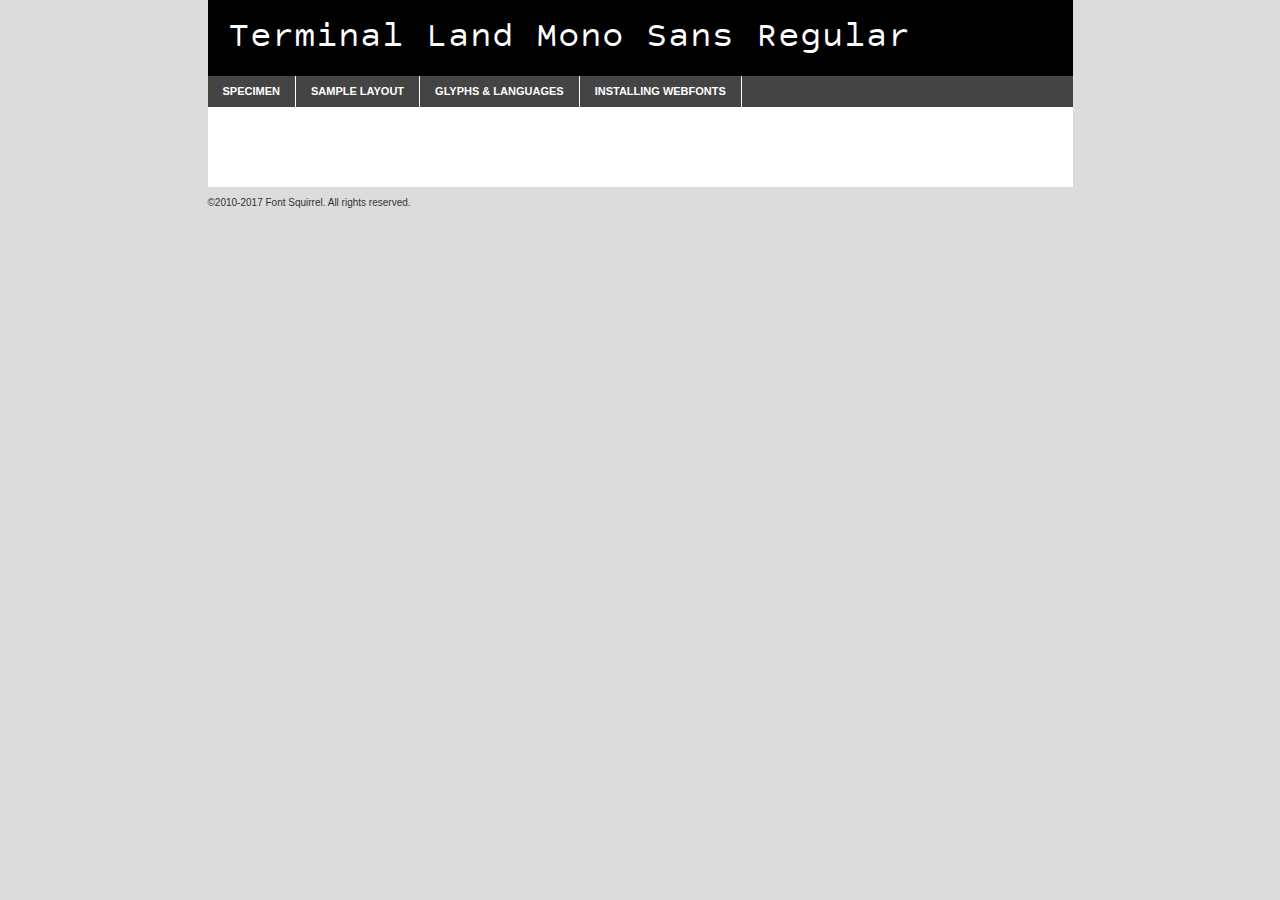
<file: fonts/fontkit/terminallandmonosans-regular-demo.html>
<!DOCTYPE html PUBLIC "-//W3C//DTD XHTML 1.0 Transitional//EN"
        "http://www.w3.org/TR/xhtml1/DTD/xhtml1-transitional.dtd">

<html xmlns="http://www.w3.org/1999/xhtml" xml:lang="en" lang="en">
<head>
    <meta http-equiv="Content-Type" content="text/html; charset=utf-8"/>
    <script src="http://ajax.googleapis.com/ajax/libs/jquery/1.7.2/jquery.min.js" type="text/javascript" charset="utf-8"></script>
    <script type="text/javascript">
		(function($) {
			$.fn.easyTabs = function(option) {
				var param = jQuery.extend({ fadeSpeed: 'fast', defaultContent: 1, activeClass: 'active' }, option);
				$(this).each(function() {
					var thisId = '#' + this.id;
					if ( param.defaultContent == '' )
					{
						param.defaultContent = 1;
					}
					if ( typeof param.defaultContent == 'number' )
					{
						var defaultTab = $(thisId + ' .tabs li:eq(' + (param.defaultContent - 1) + ') a').attr('href').substr(1);
					}
					else
					{
						var defaultTab = param.defaultContent;
					}
					$(thisId + ' .tabs li a').each(function() {
						var tabToHide = $(this).attr('href').substr(1);
						$('#' + tabToHide).addClass('easytabs-tab-content');
					});
					hideAll();
					changeContent(defaultTab);

					function hideAll() {$(thisId + ' .easytabs-tab-content').hide();}

					function changeContent(tabId)
					{
						hideAll();
						$(thisId + ' .tabs li').removeClass(param.activeClass);
						$(thisId + ' .tabs li a[href=#' + tabId + ']').closest('li').addClass(param.activeClass);
						if ( param.fadeSpeed != 'none' )
						{
							$(thisId + ' #' + tabId).fadeIn(param.fadeSpeed);
						}
						else
						{
							$(thisId + ' #' + tabId).show();
						}
					}

					$(thisId + ' .tabs li').click(function() {
						var tabId = $(this).find('a').attr('href').substr(1);
						changeContent(tabId);
						return false;
					});
				});
			}
		})(jQuery);
    </script>
    <link rel="stylesheet" href="specimen_files/specimen_stylesheet.css" type="text/css" charset="utf-8"/>
    <link rel="stylesheet" href="stylesheet.css" type="text/css" charset="utf-8"/>

    <style type="text/css">
        		body {
			font-family: 'terminal_land_mono_sansRg';
        		}

            </style>

    <title>Terminal Land Mono Sans Regular Specimen</title>


    <script type="text/javascript" charset="utf-8">
		$(document).ready(function() {
			$('#container').easyTabs({ defaultContent: 1 });
		});
    </script>
</head>

<body>
<div id="container">
    <div id="header">
		Terminal Land Mono Sans Regular    </div>
    <ul class="tabs">
        <li><a href="#specimen">Specimen</a></li>
        <li><a href="#layout">Sample Layout</a></li>
		        <li><a href="#glyphs">Glyphs &amp; Languages</a></li>
        <li><a href="#installing">Installing Webfonts</a></li>

    </ul>

    <div id="main_content">


        <div id="specimen">

            <div class="section">
                <div class="grid12 firstcol">
                    <div class="huge">AaBb</div>
                </div>
            </div>

            <div class="section">
                <div class="glyph_range">A&#x200B;B&#x200b;C&#x200b;D&#x200b;E&#x200b;F&#x200b;G&#x200b;H&#x200b;I&#x200b;J&#x200b;K&#x200b;L&#x200b;M&#x200b;N&#x200b;O&#x200b;P&#x200b;Q&#x200b;R&#x200b;S&#x200b;T&#x200b;U&#x200b;V&#x200b;W&#x200b;X&#x200b;Y&#x200b;Z&#x200b;a&#x200b;b&#x200b;c&#x200b;d&#x200b;e&#x200b;f&#x200b;g&#x200b;h&#x200b;i&#x200b;j&#x200b;k&#x200b;l&#x200b;m&#x200b;n&#x200b;o&#x200b;p&#x200b;q&#x200b;r&#x200b;s&#x200b;t&#x200b;u&#x200b;v&#x200b;w&#x200b;x&#x200b;y&#x200b;z&#x200b;1&#x200b;2&#x200b;3&#x200b;4&#x200b;5&#x200b;6&#x200b;7&#x200b;8&#x200b;9&#x200b;0&#x200b;&amp;&#x200b;.&#x200b;,&#x200b;?&#x200b;!&#x200b;&#64;&#x200b;(&#x200b;)&#x200b;#&#x200b;$&#x200b;%&#x200b;*&#x200b;+&#x200b;-&#x200b;=&#x200b;:&#x200b;;</div>
            </div>
            <div class="section">
                <div class="grid12 firstcol">
                    <table class="sample_table">
                        <tr>
                            <td>10</td>
                            <td class="size10">abcdefghijklmnopqrstuvwxyzABCDEFGHIJKLMNOPQRSTUVWXYZ0123456789abcdefghijklmnopqrstuvwxyzABCDEFGHIJKLMNOPQRSTUVWXYZ0123456789abcdefghijklmnopqrstuvwxyzABCDEFGHIJKLMNOPQRSTUVWXYZ</td>
                        </tr>
                        <tr>
                            <td>11</td>
                            <td class="size11">abcdefghijklmnopqrstuvwxyzABCDEFGHIJKLMNOPQRSTUVWXYZ0123456789abcdefghijklmnopqrstuvwxyzABCDEFGHIJKLMNOPQRSTUVWXYZ0123456789abcdefghijklmnopqrstuvwxyzABCDEFGHIJKLMNOPQRSTUVWXYZ</td>
                        </tr>
                        <tr>
                            <td>12</td>
                            <td class="size12">abcdefghijklmnopqrstuvwxyzABCDEFGHIJKLMNOPQRSTUVWXYZ0123456789abcdefghijklmnopqrstuvwxyzABCDEFGHIJKLMNOPQRSTUVWXYZ0123456789abcdefghijklmnopqrstuvwxyzABCDEFGHIJKLMNOPQRSTUVWXYZ</td>
                        </tr>
                        <tr>
                            <td>13</td>
                            <td class="size13">abcdefghijklmnopqrstuvwxyzABCDEFGHIJKLMNOPQRSTUVWXYZ0123456789abcdefghijklmnopqrstuvwxyzABCDEFGHIJKLMNOPQRSTUVWXYZ0123456789abcdefghijklmnopqrstuvwxyzABCDEFGHIJKLMNOPQRSTUVWXYZ</td>
                        </tr>
                        <tr>
                            <td>14</td>
                            <td class="size14">abcdefghijklmnopqrstuvwxyzABCDEFGHIJKLMNOPQRSTUVWXYZ0123456789abcdefghijklmnopqrstuvwxyzABCDEFGHIJKLMNOPQRSTUVWXYZ0123456789abcdefghijklmnopqrstuvwxyzABCDEFGHIJKLMNOPQRSTUVWXYZ</td>
                        </tr>
                        <tr>
                            <td>16</td>
                            <td class="size16">abcdefghijklmnopqrstuvwxyzABCDEFGHIJKLMNOPQRSTUVWXYZ0123456789abcdefghijklmnopqrstuvwxyzABCDEFGHIJKLMNOPQRSTUVWXYZ</td>
                        </tr>
                        <tr>
                            <td>18</td>
                            <td class="size18">abcdefghijklmnopqrstuvwxyzABCDEFGHIJKLMNOPQRSTUVWXYZ0123456789abcdefghijklmnopqrstuvwxyzABCDEFGHIJKLMNOPQRSTUVWXYZ</td>
                        </tr>
                        <tr>
                            <td>20</td>
                            <td class="size20">abcdefghijklmnopqrstuvwxyzABCDEFGHIJKLMNOPQRSTUVWXYZ0123456789abcdefghijklmnopqrstuvwxyzABCDEFGHIJKLMNOPQRSTUVWXYZ</td>
                        </tr>
                        <tr>
                            <td>24</td>
                            <td class="size24">abcdefghijklmnopqrstuvwxyzABCDEFGHIJKLMNOPQRSTUVWXYZ0123456789abcdefghijklmnopqrstuvwxyzABCDEFGHIJKLMNOPQRSTUVWXYZ</td>
                        </tr>
                        <tr>
                            <td>30</td>
                            <td class="size30">abcdefghijklmnopqrstuvwxyzABCDEFGHIJKLMNOPQRSTUVWXYZ0123456789abcdefghijklmnopqrstuvwxyzABCDEFGHIJKLMNOPQRSTUVWXYZ</td>
                        </tr>
                        <tr>
                            <td>36</td>
                            <td class="size36">abcdefghijklmnopqrstuvwxyzABCDEFGHIJKLMNOPQRSTUVWXYZ0123456789abcdefghijklmnopqrstuvwxyzABCDEFGHIJKLMNOPQRSTUVWXYZ</td>
                        </tr>
                        <tr>
                            <td>48</td>
                            <td class="size48">abcdefghijklmnopqrstuvwxyzABCDEFGHIJKLMNOPQRSTUVWXYZ0123456789abcdefghijklmnopqrstuvwxyzABCDEFGHIJKLMNOPQRSTUVWXYZ</td>
                        </tr>
                        <tr>
                            <td>60</td>
                            <td class="size60">abcdefghijklmnopqrstuvwxyzABCDEFGHIJKLMNOPQRSTUVWXYZ0123456789abcdefghijklmnopqrstuvwxyzABCDEFGHIJKLMNOPQRSTUVWXYZ</td>
                        </tr>
                        <tr>
                            <td>72</td>
                            <td class="size72">abcdefghijklmnopqrstuvwxyzABCDEFGHIJKLMNOPQRSTUVWXYZ0123456789abcdefghijklmnopqrstuvwxyzABCDEFGHIJKLMNOPQRSTUVWXYZ</td>
                        </tr>
                        <tr>
                            <td>90</td>
                            <td class="size90">abcdefghijklmnopqrstuvwxyzABCDEFGHIJKLMNOPQRSTUVWXYZ0123456789abcdefghijklmnopqrstuvwxyzABCDEFGHIJKLMNOPQRSTUVWXYZ</td>
                        </tr>
                    </table>

                </div>

            </div>


            <div class="section" id="bodycomparison">


                <div id="xheight">
                    <div class="fontbody">&#x25FC;&#x25FC;&#x25FC;&#x25FC;&#x25FC;&#x25FC;&#x25FC;&#x25FC;&#x25FC;&#x25FC;&#x25FC;&#x25FC;&#x25FC;&#x25FC;&#x25FC;&#x25FC;&#x25FC;&#x25FC;&#x25FC;&#x25FC;&#x25FC;&#x25FC;&#x25FC;&#x25FC;&#x25FC;&#x25FC;&#x25FC;&#x25FC;&#x25FC;&#x25FC;&#x25FC;&#x25FC;&#x25FC;&#x25FC;&#x25FC;&#x25FC;&#x25FC;&#x25FC;&#x25FC;&#x25FC;&#x25FC;&#x25FC;&#x25FC;&#x25FC;&#x25FC;&#x25FC;&#x25FC;&#x25FC;&#x25FC;&#x25FC;&#x25FC;&#x25FC;&#x25FC;&#x25FC;&#x25FC;&#x25FC;&#x25FC;&#x25FC;&#x25FC;&#x25FC;&#x25FC;&#x25FC;&#x25FC;&#x25FC;&#x25FC;&#x25FC;&#x25FC;&#x25FC;&#x25FC;&#x25FC;&#x25FC;&#x25FC;&#x25FC;&#x25FC;&#x25FC;&#x25FC;&#x25FC;&#x25FC;&#x25FC;&#x25FC;&#x25FC;&#x25FC;&#x25FC;&#x25FC;&#x25FC;&#x25FC;&#x25FC;&#x25FC;&#x25FC;&#x25FC;&#x25FC;&#x25FC;&#x25FC;&#x25FC;&#x25FC;&#x25FC;&#x25FC;&#x25FC;&#x25FC;body</div>
                    <div class="arialbody">body</div>
                    <div class="verdanabody">body</div>
                    <div class="georgiabody">body</div>
                </div>
                <div class="fontbody" style="z-index:1">
                    body<span>Terminal Land Mono Sans Regular</span>
                </div>
                <div class="arialbody" style="z-index:1">
                    body<span>Arial</span>
                </div>
                <div class="verdanabody" style="z-index:1">
                    body<span>Verdana</span>
                </div>
                <div class="georgiabody" style="z-index:1">
                    body<span>Georgia</span>
                </div>


            </div>


            <div class="section psample psample_row1" id="">

                <div class="grid2 firstcol">
                    <p class="size10"><span>10.</span>Aenean lacinia bibendum nulla sed consectetur. Fusce dapibus, tellus ac cursus commodo, tortor mauris condimentum nibh, ut fermentum massa justo sit amet risus. Nullam id dolor id nibh ultricies vehicula ut id elit. Cum sociis natoque penatibus et magnis dis parturient montes, nascetur ridiculus mus. Nulla vitae elit libero, a pharetra augue.</p>

                </div>
                <div class="grid3">
                    <p class="size11"><span>11.</span>Aenean lacinia bibendum nulla sed consectetur. Fusce dapibus, tellus ac cursus commodo, tortor mauris condimentum nibh, ut fermentum massa justo sit amet risus. Nullam id dolor id nibh ultricies vehicula ut id elit. Cum sociis natoque penatibus et magnis dis parturient montes, nascetur ridiculus mus. Nulla vitae elit libero, a pharetra augue.</p>

                </div>
                <div class="grid3">
                    <p class="size12"><span>12.</span>Aenean lacinia bibendum nulla sed consectetur. Fusce dapibus, tellus ac cursus commodo, tortor mauris condimentum nibh, ut fermentum massa justo sit amet risus. Nullam id dolor id nibh ultricies vehicula ut id elit. Cum sociis natoque penatibus et magnis dis parturient montes, nascetur ridiculus mus. Nulla vitae elit libero, a pharetra augue.</p>

                </div>
                <div class="grid4">
                    <p class="size13"><span>13.</span>Aenean lacinia bibendum nulla sed consectetur. Fusce dapibus, tellus ac cursus commodo, tortor mauris condimentum nibh, ut fermentum massa justo sit amet risus. Nullam id dolor id nibh ultricies vehicula ut id elit. Cum sociis natoque penatibus et magnis dis parturient montes, nascetur ridiculus mus. Nulla vitae elit libero, a pharetra augue.</p>

                </div>
                <div class="white_blend"></div>

            </div>
            <div class="section psample psample_row2" id="">
                <div class="grid3 firstcol">
                    <p class="size14"><span>14.</span>Aenean lacinia bibendum nulla sed consectetur. Fusce dapibus, tellus ac cursus commodo, tortor mauris condimentum nibh, ut fermentum massa justo sit amet risus. Nullam id dolor id nibh ultricies vehicula ut id elit. Cum sociis natoque penatibus et magnis dis parturient montes, nascetur ridiculus mus. Nulla vitae elit libero, a pharetra augue.</p>

                </div>
                <div class="grid4">
                    <p class="size16"><span>16.</span>Aenean lacinia bibendum nulla sed consectetur. Fusce dapibus, tellus ac cursus commodo, tortor mauris condimentum nibh, ut fermentum massa justo sit amet risus. Nullam id dolor id nibh ultricies vehicula ut id elit. Cum sociis natoque penatibus et magnis dis parturient montes, nascetur ridiculus mus. Nulla vitae elit libero, a pharetra augue.</p>

                </div>
                <div class="grid5">
                    <p class="size18"><span>18.</span>Aenean lacinia bibendum nulla sed consectetur. Fusce dapibus, tellus ac cursus commodo, tortor mauris condimentum nibh, ut fermentum massa justo sit amet risus. Nullam id dolor id nibh ultricies vehicula ut id elit. Cum sociis natoque penatibus et magnis dis parturient montes, nascetur ridiculus mus. Nulla vitae elit libero, a pharetra augue.</p>

                </div>

                <div class="white_blend"></div>

            </div>

            <div class="section psample psample_row3" id="">
                <div class="grid5 firstcol">
                    <p class="size20"><span>20.</span>Aenean lacinia bibendum nulla sed consectetur. Fusce dapibus, tellus ac cursus commodo, tortor mauris condimentum nibh, ut fermentum massa justo sit amet risus. Nullam id dolor id nibh ultricies vehicula ut id elit. Cum sociis natoque penatibus et magnis dis parturient montes, nascetur ridiculus mus. Nulla vitae elit libero, a pharetra augue.</p>
                </div>
                <div class="grid7">
                    <p class="size24"><span>24.</span>Aenean lacinia bibendum nulla sed consectetur. Fusce dapibus, tellus ac cursus commodo, tortor mauris condimentum nibh, ut fermentum massa justo sit amet risus. Nullam id dolor id nibh ultricies vehicula ut id elit. Cum sociis natoque penatibus et magnis dis parturient montes, nascetur ridiculus mus. Nulla vitae elit libero, a pharetra augue.</p>
                </div>

                <div class="white_blend"></div>

            </div>

            <div class="section psample psample_row4" id="">
                <div class="grid12 firstcol">
                    <p class="size30"><span>30.</span>Aenean lacinia bibendum nulla sed consectetur. Fusce dapibus, tellus ac cursus commodo, tortor mauris condimentum nibh, ut fermentum massa justo sit amet risus. Nullam id dolor id nibh ultricies vehicula ut id elit. Cum sociis natoque penatibus et magnis dis parturient montes, nascetur ridiculus mus. Nulla vitae elit libero, a pharetra augue.</p>
                </div>
                <div class="white_blend"></div>

            </div>


            <div class="section psample psample_row1 fullreverse">
                <div class="grid2 firstcol">
                    <p class="size10"><span>10.</span>Aenean lacinia bibendum nulla sed consectetur. Fusce dapibus, tellus ac cursus commodo, tortor mauris condimentum nibh, ut fermentum massa justo sit amet risus. Nullam id dolor id nibh ultricies vehicula ut id elit. Cum sociis natoque penatibus et magnis dis parturient montes, nascetur ridiculus mus. Nulla vitae elit libero, a pharetra augue.</p>

                </div>
                <div class="grid3">
                    <p class="size11"><span>11.</span>Aenean lacinia bibendum nulla sed consectetur. Fusce dapibus, tellus ac cursus commodo, tortor mauris condimentum nibh, ut fermentum massa justo sit amet risus. Nullam id dolor id nibh ultricies vehicula ut id elit. Cum sociis natoque penatibus et magnis dis parturient montes, nascetur ridiculus mus. Nulla vitae elit libero, a pharetra augue.</p>

                </div>
                <div class="grid3">
                    <p class="size12"><span>12.</span>Aenean lacinia bibendum nulla sed consectetur. Fusce dapibus, tellus ac cursus commodo, tortor mauris condimentum nibh, ut fermentum massa justo sit amet risus. Nullam id dolor id nibh ultricies vehicula ut id elit. Cum sociis natoque penatibus et magnis dis parturient montes, nascetur ridiculus mus. Nulla vitae elit libero, a pharetra augue.</p>

                </div>
                <div class="grid4">
                    <p class="size13"><span>13.</span>Aenean lacinia bibendum nulla sed consectetur. Fusce dapibus, tellus ac cursus commodo, tortor mauris condimentum nibh, ut fermentum massa justo sit amet risus. Nullam id dolor id nibh ultricies vehicula ut id elit. Cum sociis natoque penatibus et magnis dis parturient montes, nascetur ridiculus mus. Nulla vitae elit libero, a pharetra augue.</p>

                </div>
                <div class="black_blend"></div>

            </div>

            <div class="section psample psample_row2 fullreverse">
                <div class="grid3 firstcol">
                    <p class="size14"><span>14.</span>Aenean lacinia bibendum nulla sed consectetur. Fusce dapibus, tellus ac cursus commodo, tortor mauris condimentum nibh, ut fermentum massa justo sit amet risus. Nullam id dolor id nibh ultricies vehicula ut id elit. Cum sociis natoque penatibus et magnis dis parturient montes, nascetur ridiculus mus. Nulla vitae elit libero, a pharetra augue.</p>

                </div>
                <div class="grid4">
                    <p class="size16"><span>16.</span>Aenean lacinia bibendum nulla sed consectetur. Fusce dapibus, tellus ac cursus commodo, tortor mauris condimentum nibh, ut fermentum massa justo sit amet risus. Nullam id dolor id nibh ultricies vehicula ut id elit. Cum sociis natoque penatibus et magnis dis parturient montes, nascetur ridiculus mus. Nulla vitae elit libero, a pharetra augue.</p>

                </div>
                <div class="grid5">
                    <p class="size18"><span>18.</span>Aenean lacinia bibendum nulla sed consectetur. Fusce dapibus, tellus ac cursus commodo, tortor mauris condimentum nibh, ut fermentum massa justo sit amet risus. Nullam id dolor id nibh ultricies vehicula ut id elit. Cum sociis natoque penatibus et magnis dis parturient montes, nascetur ridiculus mus. Nulla vitae elit libero, a pharetra augue.</p>

                </div>
                <div class="black_blend"></div>

            </div>

            <div class="section psample fullreverse psample_row3" id="">
                <div class="grid5 firstcol">
                    <p class="size20"><span>20.</span>Aenean lacinia bibendum nulla sed consectetur. Fusce dapibus, tellus ac cursus commodo, tortor mauris condimentum nibh, ut fermentum massa justo sit amet risus. Nullam id dolor id nibh ultricies vehicula ut id elit. Cum sociis natoque penatibus et magnis dis parturient montes, nascetur ridiculus mus. Nulla vitae elit libero, a pharetra augue.</p>
                </div>
                <div class="grid7">
                    <p class="size24"><span>24.</span>Aenean lacinia bibendum nulla sed consectetur. Fusce dapibus, tellus ac cursus commodo, tortor mauris condimentum nibh, ut fermentum massa justo sit amet risus. Nullam id dolor id nibh ultricies vehicula ut id elit. Cum sociis natoque penatibus et magnis dis parturient montes, nascetur ridiculus mus. Nulla vitae elit libero, a pharetra augue.</p>
                </div>

                <div class="black_blend"></div>

            </div>

            <div class="section psample fullreverse psample_row4" id="" style="border-bottom: 20px #000 solid;">
                <div class="grid12 firstcol">
                    <p class="size30"><span>30.</span>Aenean lacinia bibendum nulla sed consectetur. Fusce dapibus, tellus ac cursus commodo, tortor mauris condimentum nibh, ut fermentum massa justo sit amet risus. Nullam id dolor id nibh ultricies vehicula ut id elit. Cum sociis natoque penatibus et magnis dis parturient montes, nascetur ridiculus mus. Nulla vitae elit libero, a pharetra augue.</p>
                </div>
                <div class="black_blend"></div>

            </div>


        </div>

        <div id="layout">

            <div class="section">

                <div class="grid12 firstcol">
                    <h1>Lorem Ipsum Dolor</h1>
                    <h2>Etiam porta sem malesuada magna mollis euismod</h2>

                    <p class="byline">By <a href="#link">Aenean Lacinia</a></p>
                </div>
            </div>
            <div class="section">
                <div class="grid8 firstcol">
                    <p class="large">Donec sed odio dui. Morbi leo risus, porta ac consectetur ac, vestibulum at eros. Fusce dapibus, tellus ac cursus commodo, tortor mauris condimentum nibh, ut fermentum massa justo sit amet risus. </p>


                    <h3>Pellentesque ornare sem</h3>

                    <p>Maecenas sed diam eget risus varius blandit sit amet non magna. Maecenas faucibus mollis interdum. Donec ullamcorper nulla non metus auctor fringilla. Nullam id dolor id nibh ultricies vehicula ut id elit. Nullam id dolor id nibh ultricies vehicula ut id elit. </p>

                    <p>Aenean eu leo quam. Pellentesque ornare sem lacinia quam venenatis vestibulum. Lorem ipsum dolor sit amet, consectetur adipiscing elit. Cum sociis natoque penatibus et magnis dis parturient montes, nascetur ridiculus mus. </p>

                    <p>Nulla vitae elit libero, a pharetra augue. Praesent commodo cursus magna, vel scelerisque nisl consectetur et. Aenean lacinia bibendum nulla sed consectetur. </p>

                    <p>Nullam quis risus eget urna mollis ornare vel eu leo. Nullam quis risus eget urna mollis ornare vel eu leo. Maecenas sed diam eget risus varius blandit sit amet non magna. Donec ullamcorper nulla non metus auctor fringilla. </p>

                    <h3>Cras mattis consectetur</h3>

                    <p>Aenean eu leo quam. Pellentesque ornare sem lacinia quam venenatis vestibulum. Aenean lacinia bibendum nulla sed consectetur. Integer posuere erat a ante venenatis dapibus posuere velit aliquet. Cras mattis consectetur purus sit amet fermentum. </p>

                    <p>Nullam id dolor id nibh ultricies vehicula ut id elit. Nullam quis risus eget urna mollis ornare vel eu leo. Cras mattis consectetur purus sit amet fermentum.</p>
                </div>

                <div class="grid4 sidebar">

                    <div class="box reverse">
                        <p class="last">Nullam quis risus eget urna mollis ornare vel eu leo. Donec ullamcorper nulla non metus auctor fringilla. Cras mattis consectetur purus sit amet fermentum. Sed posuere consectetur est at lobortis. Lorem ipsum dolor sit amet, consectetur adipiscing elit. </p>
                    </div>

                    <p class="caption">Maecenas sed diam eget risus varius.</p>

                    <p>Vestibulum id ligula porta felis euismod semper. Integer posuere erat a ante venenatis dapibus posuere velit aliquet. Vestibulum id ligula porta felis euismod semper. Sed posuere consectetur est at lobortis. Maecenas sed diam eget risus varius blandit sit amet non magna. Fusce dapibus, tellus ac cursus commodo, tortor mauris condimentum nibh, ut fermentum massa justo sit amet risus. </p>


                    <p>Duis mollis, est non commodo luctus, nisi erat porttitor ligula, eget lacinia odio sem nec elit. Aenean lacinia bibendum nulla sed consectetur. Vivamus sagittis lacus vel augue laoreet rutrum faucibus dolor auctor. Aenean lacinia bibendum nulla sed consectetur. Nullam quis risus eget urna mollis ornare vel eu leo. </p>

                    <p>Praesent commodo cursus magna, vel scelerisque nisl consectetur et. Donec ullamcorper nulla non metus auctor fringilla. Maecenas faucibus mollis interdum. Fusce dapibus, tellus ac cursus commodo, tortor mauris condimentum nibh, ut fermentum massa justo sit amet risus. </p>

                </div>
            </div>

        </div>


		

        <div id="glyphs">
            <div class="section">
                <div class="grid12 firstcol">

                    <h1>Language Support</h1>
                    <p>The subset of Terminal Land Mono Sans Regular in this kit supports the following languages:<br/>

						Albanian, Basque, Breton, Chamorro, Danish, Dutch, English, Faroese, Finnish, French, Frisian, Galician, German, Icelandic, Italian, Malagasy, Norwegian, Portuguese, Spanish, Alsatian, Aragonese, Arapaho, Arrernte, Asturian, Aymara, Bislama, Cebuano, Corsican, Fijian, French_creole, Genoese, Gilbertese, Greenlandic, Haitian_creole, Hiligaynon, Hmong, Hopi, Ibanag, Iloko_ilokano, Indonesian, Interglossa_glosa, Interlingua, Irish_gaelic, Jerriais, Lojban, Lombard, Luxembourgeois, Manx, Mohawk, Norfolk_pitcairnese, Occitan, Oromo, Pangasinan, Papiamento, Piedmontese, Potawatomi, Rhaeto-romance, Romansh, Rotokas, Sami_lule, Samoan, Sardinian, Scots_gaelic, Seychelles_creole, Shona, Sicilian, Somali, Southern_ndebele, Swahili, Swati_swazi, Tagalog_filipino_pilipino, Tetum, Tok_pisin, Uyghur_latinized, Volapuk, Walloon, Warlpiri, Xhosa, Yapese, Zulu, Latinbasic, Ubasic, Demo                    </p>
                    <h1>Glyph Chart</h1>
                    <p>The subset of Terminal Land Mono Sans Regular in this kit includes all the glyphs listed below. Unicode entities are included above each glyph to help you insert individual characters into your layout.</p>
                    <div id="glyph_chart">

																				                                <div><p>&amp;#32;</p>&#32;</div>
																				                                <div><p>&amp;#33;</p>&#33;</div>
																				                                <div><p>&amp;#34;</p>&#34;</div>
																				                                <div><p>&amp;#35;</p>&#35;</div>
																				                                <div><p>&amp;#36;</p>&#36;</div>
																				                                <div><p>&amp;#37;</p>&#37;</div>
																				                                <div><p>&amp;#38;</p>&#38;</div>
																				                                <div><p>&amp;#39;</p>&#39;</div>
																				                                <div><p>&amp;#40;</p>&#40;</div>
																				                                <div><p>&amp;#41;</p>&#41;</div>
																				                                <div><p>&amp;#42;</p>&#42;</div>
																				                                <div><p>&amp;#43;</p>&#43;</div>
																				                                <div><p>&amp;#44;</p>&#44;</div>
																				                                <div><p>&amp;#45;</p>&#45;</div>
																				                                <div><p>&amp;#46;</p>&#46;</div>
																				                                <div><p>&amp;#47;</p>&#47;</div>
																				                                <div><p>&amp;#48;</p>&#48;</div>
																				                                <div><p>&amp;#49;</p>&#49;</div>
																				                                <div><p>&amp;#50;</p>&#50;</div>
																				                                <div><p>&amp;#51;</p>&#51;</div>
																				                                <div><p>&amp;#52;</p>&#52;</div>
																				                                <div><p>&amp;#53;</p>&#53;</div>
																				                                <div><p>&amp;#54;</p>&#54;</div>
																				                                <div><p>&amp;#55;</p>&#55;</div>
																				                                <div><p>&amp;#56;</p>&#56;</div>
																				                                <div><p>&amp;#57;</p>&#57;</div>
																				                                <div><p>&amp;#58;</p>&#58;</div>
																				                                <div><p>&amp;#59;</p>&#59;</div>
																				                                <div><p>&amp;#60;</p>&#60;</div>
																				                                <div><p>&amp;#61;</p>&#61;</div>
																				                                <div><p>&amp;#62;</p>&#62;</div>
																				                                <div><p>&amp;#63;</p>&#63;</div>
																				                                <div><p>&amp;#64;</p>&#64;</div>
																				                                <div><p>&amp;#65;</p>&#65;</div>
																				                                <div><p>&amp;#66;</p>&#66;</div>
																				                                <div><p>&amp;#67;</p>&#67;</div>
																				                                <div><p>&amp;#68;</p>&#68;</div>
																				                                <div><p>&amp;#69;</p>&#69;</div>
																				                                <div><p>&amp;#70;</p>&#70;</div>
																				                                <div><p>&amp;#71;</p>&#71;</div>
																				                                <div><p>&amp;#72;</p>&#72;</div>
																				                                <div><p>&amp;#73;</p>&#73;</div>
																				                                <div><p>&amp;#74;</p>&#74;</div>
																				                                <div><p>&amp;#75;</p>&#75;</div>
																				                                <div><p>&amp;#76;</p>&#76;</div>
																				                                <div><p>&amp;#77;</p>&#77;</div>
																				                                <div><p>&amp;#78;</p>&#78;</div>
																				                                <div><p>&amp;#79;</p>&#79;</div>
																				                                <div><p>&amp;#80;</p>&#80;</div>
																				                                <div><p>&amp;#81;</p>&#81;</div>
																				                                <div><p>&amp;#82;</p>&#82;</div>
																				                                <div><p>&amp;#83;</p>&#83;</div>
																				                                <div><p>&amp;#84;</p>&#84;</div>
																				                                <div><p>&amp;#85;</p>&#85;</div>
																				                                <div><p>&amp;#86;</p>&#86;</div>
																				                                <div><p>&amp;#87;</p>&#87;</div>
																				                                <div><p>&amp;#88;</p>&#88;</div>
																				                                <div><p>&amp;#89;</p>&#89;</div>
																				                                <div><p>&amp;#90;</p>&#90;</div>
																				                                <div><p>&amp;#91;</p>&#91;</div>
																				                                <div><p>&amp;#92;</p>&#92;</div>
																				                                <div><p>&amp;#93;</p>&#93;</div>
																				                                <div><p>&amp;#94;</p>&#94;</div>
																				                                <div><p>&amp;#95;</p>&#95;</div>
																				                                <div><p>&amp;#96;</p>&#96;</div>
																				                                <div><p>&amp;#97;</p>&#97;</div>
																				                                <div><p>&amp;#98;</p>&#98;</div>
																				                                <div><p>&amp;#99;</p>&#99;</div>
																				                                <div><p>&amp;#100;</p>&#100;</div>
																				                                <div><p>&amp;#101;</p>&#101;</div>
																				                                <div><p>&amp;#102;</p>&#102;</div>
																				                                <div><p>&amp;#103;</p>&#103;</div>
																				                                <div><p>&amp;#104;</p>&#104;</div>
																				                                <div><p>&amp;#105;</p>&#105;</div>
																				                                <div><p>&amp;#106;</p>&#106;</div>
																				                                <div><p>&amp;#107;</p>&#107;</div>
																				                                <div><p>&amp;#108;</p>&#108;</div>
																				                                <div><p>&amp;#109;</p>&#109;</div>
																				                                <div><p>&amp;#110;</p>&#110;</div>
																				                                <div><p>&amp;#111;</p>&#111;</div>
																				                                <div><p>&amp;#112;</p>&#112;</div>
																				                                <div><p>&amp;#113;</p>&#113;</div>
																				                                <div><p>&amp;#114;</p>&#114;</div>
																				                                <div><p>&amp;#115;</p>&#115;</div>
																				                                <div><p>&amp;#116;</p>&#116;</div>
																				                                <div><p>&amp;#117;</p>&#117;</div>
																				                                <div><p>&amp;#118;</p>&#118;</div>
																				                                <div><p>&amp;#119;</p>&#119;</div>
																				                                <div><p>&amp;#120;</p>&#120;</div>
																				                                <div><p>&amp;#121;</p>&#121;</div>
																				                                <div><p>&amp;#122;</p>&#122;</div>
																				                                <div><p>&amp;#123;</p>&#123;</div>
																				                                <div><p>&amp;#124;</p>&#124;</div>
																				                                <div><p>&amp;#125;</p>&#125;</div>
																				                                <div><p>&amp;#126;</p>&#126;</div>
																				                                <div><p>&amp;#160;</p>&#160;</div>
																				                                <div><p>&amp;#161;</p>&#161;</div>
																				                                <div><p>&amp;#162;</p>&#162;</div>
																				                                <div><p>&amp;#163;</p>&#163;</div>
																				                                <div><p>&amp;#164;</p>&#164;</div>
																				                                <div><p>&amp;#165;</p>&#165;</div>
																				                                <div><p>&amp;#166;</p>&#166;</div>
																				                                <div><p>&amp;#167;</p>&#167;</div>
																				                                <div><p>&amp;#168;</p>&#168;</div>
																				                                <div><p>&amp;#169;</p>&#169;</div>
																				                                <div><p>&amp;#170;</p>&#170;</div>
																				                                <div><p>&amp;#171;</p>&#171;</div>
																				                                <div><p>&amp;#172;</p>&#172;</div>
																				                                <div><p>&amp;#173;</p>&#173;</div>
																				                                <div><p>&amp;#174;</p>&#174;</div>
																				                                <div><p>&amp;#175;</p>&#175;</div>
																				                                <div><p>&amp;#176;</p>&#176;</div>
																				                                <div><p>&amp;#177;</p>&#177;</div>
																				                                <div><p>&amp;#178;</p>&#178;</div>
																				                                <div><p>&amp;#179;</p>&#179;</div>
																				                                <div><p>&amp;#180;</p>&#180;</div>
																				                                <div><p>&amp;#182;</p>&#182;</div>
																				                                <div><p>&amp;#183;</p>&#183;</div>
																				                                <div><p>&amp;#184;</p>&#184;</div>
																				                                <div><p>&amp;#185;</p>&#185;</div>
																				                                <div><p>&amp;#186;</p>&#186;</div>
																				                                <div><p>&amp;#187;</p>&#187;</div>
																				                                <div><p>&amp;#188;</p>&#188;</div>
																				                                <div><p>&amp;#189;</p>&#189;</div>
																				                                <div><p>&amp;#190;</p>&#190;</div>
																				                                <div><p>&amp;#191;</p>&#191;</div>
																				                                <div><p>&amp;#192;</p>&#192;</div>
																				                                <div><p>&amp;#193;</p>&#193;</div>
																				                                <div><p>&amp;#194;</p>&#194;</div>
																				                                <div><p>&amp;#195;</p>&#195;</div>
																				                                <div><p>&amp;#196;</p>&#196;</div>
																				                                <div><p>&amp;#197;</p>&#197;</div>
																				                                <div><p>&amp;#198;</p>&#198;</div>
																				                                <div><p>&amp;#199;</p>&#199;</div>
																				                                <div><p>&amp;#200;</p>&#200;</div>
																				                                <div><p>&amp;#201;</p>&#201;</div>
																				                                <div><p>&amp;#202;</p>&#202;</div>
																				                                <div><p>&amp;#203;</p>&#203;</div>
																				                                <div><p>&amp;#204;</p>&#204;</div>
																				                                <div><p>&amp;#205;</p>&#205;</div>
																				                                <div><p>&amp;#206;</p>&#206;</div>
																				                                <div><p>&amp;#207;</p>&#207;</div>
																				                                <div><p>&amp;#208;</p>&#208;</div>
																				                                <div><p>&amp;#209;</p>&#209;</div>
																				                                <div><p>&amp;#210;</p>&#210;</div>
																				                                <div><p>&amp;#211;</p>&#211;</div>
																				                                <div><p>&amp;#212;</p>&#212;</div>
																				                                <div><p>&amp;#213;</p>&#213;</div>
																				                                <div><p>&amp;#214;</p>&#214;</div>
																				                                <div><p>&amp;#215;</p>&#215;</div>
																				                                <div><p>&amp;#216;</p>&#216;</div>
																				                                <div><p>&amp;#217;</p>&#217;</div>
																				                                <div><p>&amp;#218;</p>&#218;</div>
																				                                <div><p>&amp;#219;</p>&#219;</div>
																				                                <div><p>&amp;#220;</p>&#220;</div>
																				                                <div><p>&amp;#221;</p>&#221;</div>
																				                                <div><p>&amp;#222;</p>&#222;</div>
																				                                <div><p>&amp;#223;</p>&#223;</div>
																				                                <div><p>&amp;#224;</p>&#224;</div>
																				                                <div><p>&amp;#225;</p>&#225;</div>
																				                                <div><p>&amp;#226;</p>&#226;</div>
																				                                <div><p>&amp;#227;</p>&#227;</div>
																				                                <div><p>&amp;#228;</p>&#228;</div>
																				                                <div><p>&amp;#229;</p>&#229;</div>
																				                                <div><p>&amp;#230;</p>&#230;</div>
																				                                <div><p>&amp;#231;</p>&#231;</div>
																				                                <div><p>&amp;#232;</p>&#232;</div>
																				                                <div><p>&amp;#233;</p>&#233;</div>
																				                                <div><p>&amp;#234;</p>&#234;</div>
																				                                <div><p>&amp;#235;</p>&#235;</div>
																				                                <div><p>&amp;#236;</p>&#236;</div>
																				                                <div><p>&amp;#237;</p>&#237;</div>
																				                                <div><p>&amp;#238;</p>&#238;</div>
																				                                <div><p>&amp;#239;</p>&#239;</div>
																				                                <div><p>&amp;#240;</p>&#240;</div>
																				                                <div><p>&amp;#241;</p>&#241;</div>
																				                                <div><p>&amp;#242;</p>&#242;</div>
																				                                <div><p>&amp;#243;</p>&#243;</div>
																				                                <div><p>&amp;#244;</p>&#244;</div>
																				                                <div><p>&amp;#245;</p>&#245;</div>
																				                                <div><p>&amp;#246;</p>&#246;</div>
																				                                <div><p>&amp;#247;</p>&#247;</div>
																				                                <div><p>&amp;#248;</p>&#248;</div>
																				                                <div><p>&amp;#249;</p>&#249;</div>
																				                                <div><p>&amp;#250;</p>&#250;</div>
																				                                <div><p>&amp;#251;</p>&#251;</div>
																				                                <div><p>&amp;#252;</p>&#252;</div>
																				                                <div><p>&amp;#253;</p>&#253;</div>
																				                                <div><p>&amp;#254;</p>&#254;</div>
																				                                <div><p>&amp;#255;</p>&#255;</div>
																				                                <div><p>&amp;#338;</p>&#338;</div>
																				                                <div><p>&amp;#339;</p>&#339;</div>
																				                                <div><p>&amp;#376;</p>&#376;</div>
																				                                <div><p>&amp;#710;</p>&#710;</div>
																				                                <div><p>&amp;#732;</p>&#732;</div>
																				                                <div><p>&amp;#8192;</p>&#8192;</div>
																				                                <div><p>&amp;#8193;</p>&#8193;</div>
																				                                <div><p>&amp;#8194;</p>&#8194;</div>
																				                                <div><p>&amp;#8195;</p>&#8195;</div>
																				                                <div><p>&amp;#8196;</p>&#8196;</div>
																				                                <div><p>&amp;#8197;</p>&#8197;</div>
																				                                <div><p>&amp;#8198;</p>&#8198;</div>
																				                                <div><p>&amp;#8199;</p>&#8199;</div>
																				                                <div><p>&amp;#8200;</p>&#8200;</div>
																				                                <div><p>&amp;#8201;</p>&#8201;</div>
																				                                <div><p>&amp;#8202;</p>&#8202;</div>
																				                                <div><p>&amp;#8208;</p>&#8208;</div>
																				                                <div><p>&amp;#8209;</p>&#8209;</div>
																				                                <div><p>&amp;#8210;</p>&#8210;</div>
																				                                <div><p>&amp;#8211;</p>&#8211;</div>
																				                                <div><p>&amp;#8212;</p>&#8212;</div>
																				                                <div><p>&amp;#8216;</p>&#8216;</div>
																				                                <div><p>&amp;#8217;</p>&#8217;</div>
																				                                <div><p>&amp;#8218;</p>&#8218;</div>
																				                                <div><p>&amp;#8220;</p>&#8220;</div>
																				                                <div><p>&amp;#8221;</p>&#8221;</div>
																				                                <div><p>&amp;#8222;</p>&#8222;</div>
																				                                <div><p>&amp;#8226;</p>&#8226;</div>
																				                                <div><p>&amp;#8230;</p>&#8230;</div>
																				                                <div><p>&amp;#8239;</p>&#8239;</div>
																				                                <div><p>&amp;#8249;</p>&#8249;</div>
																				                                <div><p>&amp;#8250;</p>&#8250;</div>
																				                                <div><p>&amp;#8287;</p>&#8287;</div>
																				                                <div><p>&amp;#8364;</p>&#8364;</div>
																				                                <div><p>&amp;#8482;</p>&#8482;</div>
																				                                <div><p>&amp;#9724;</p>&#9724;</div>
																				                                <div><p>&amp;#64257;</p>&#64257;</div>
																				                                <div><p>&amp;#64258;</p>&#64258;</div>
																																																										                    </div>
                </div>


            </div>
        </div>


        <div id="specs">

        </div>

        <div id="installing">
            <div class="section">
                <div class="grid7 firstcol">
                    <h1>Installing Webfonts</h1>

                    <p>Webfonts are supported by all major browser platforms but not all in the same way. There are currently four different font formats that must be included in order to target all browsers. This includes TTF, WOFF, EOT and SVG.</p>

                    <h2>1. Upload your webfonts</h2>
                    <p>You must upload your webfont kit to your website. They should be in or near the same directory as your CSS files.</p>

                    <h2>2. Include the webfont stylesheet</h2>
                    <p>A special CSS @font-face declaration helps the various browsers select the appropriate font it needs without causing you a bunch of headaches. Learn more about this syntax by reading the <a href="https://www.fontspring.com/blog/further-hardening-of-the-bulletproof-syntax">Fontspring blog post</a> about it. The code for it is as follows:</p>


                    <code>
                        @font-face{
                        font-family: 'MyWebFont';
                        src: url('WebFont.eot');
                        src: url('WebFont.eot?#iefix') format('embedded-opentype'),
                        url('WebFont.woff') format('woff'),
                        url('WebFont.ttf') format('truetype'),
                        url('WebFont.svg#webfont') format('svg');
                        }
                    </code>

                    <p>We've already gone ahead and generated the code for you. All you have to do is link to the stylesheet in your HTML, like this:</p>
                    <code>&lt;link rel=&quot;stylesheet&quot; href=&quot;stylesheet.css&quot; type=&quot;text/css&quot; charset=&quot;utf-8&quot; /&gt;</code>

                    <h2>3. Modify your own stylesheet</h2>
                    <p>To take advantage of your new fonts, you must tell your stylesheet to use them. Look at the original @font-face declaration above and find the property called "font-family." The name linked there will be what you use to reference the font. Prepend that webfont name to the font stack in the "font-family" property, inside the selector you want to change. For example:</p>
                    <code>p { font-family: 'WebFont', Arial, sans-serif; }</code>

                    <h2>4. Test</h2>
                    <p>Getting webfonts to work cross-browser <em>can</em> be tricky. Use the information in the sidebar to help you if you find that fonts aren't loading in a particular browser.</p>
                </div>

                <div class="grid5 sidebar">
                    <div class="box">
                        <h2>Troubleshooting<br/>Font-Face Problems</h2>
                        <p>Having trouble getting your webfonts to load in your new website? Here are some tips to sort out what might be the problem.</p>

                        <h3>Fonts not showing in any browser</h3>

                        <p>This sounds like you need to work on the plumbing. You either did not upload the fonts to the correct directory, or you did not link the fonts properly in the CSS. If you've confirmed that all this is correct and you still have a problem, take a look at your .htaccess file and see if requests are getting intercepted.</p>

                        <h3>Fonts not loading in iPhone or iPad</h3>

                        <p>The most common problem here is that you are serving the fonts from an IIS server. IIS refuses to serve files that have unknown MIME types. If that is the case, you must set the MIME type for SVG to "image/svg+xml" in the server settings. Follow these instructions from Microsoft if you need help.</p>

                        <h3>Fonts not loading in Firefox</h3>

                        <p>The primary reason for this failure? You are still using a version Firefox older than 3.5. So upgrade already! If that isn't it, then you are very likely serving fonts from a different domain. Firefox requires that all font assets be served from the same domain. Lastly it is possible that you need to add WOFF to your list of MIME types (if you are serving via IIS.)</p>

                        <h3>Fonts not loading in IE</h3>

                        <p>Are you looking at Internet Explorer on an actual Windows machine or are you cheating by using a service like Adobe BrowserLab? Many of these screenshot services do not render @font-face for IE. Best to test it on a real machine.</p>

                        <h3>Fonts not loading in IE9</h3>

                        <p>IE9, like Firefox, requires that fonts be served from the same domain as the website. Make sure that is the case.</p>
                    </div>
                </div>
            </div>

        </div>

    </div>
    <div id="footer">
        <p>&copy;2010-2017 Font Squirrel. All rights reserved.</p>
    </div>
</div>
</body>
</html>
</file>
<file: wp-content/uploads/uag-plugin/assets/0/uag-css-82.css>
.wp-block-uagb-container:not(.uagb-layout-grid){display:flex;position:relative;box-sizing:border-box;transition-property:box-shadow;transition-duration:0.2s;transition-timing-function:ease}.wp-block-uagb-container:not(.uagb-layout-grid) .spectra-container-link-overlay{bottom:0;left:0;position:absolute;right:0;top:0;z-index:10}.wp-block-uagb-container:not(.uagb-layout-grid).uagb-is-root-container{margin-left:auto;margin-right:auto}.wp-block-uagb-container:not(.uagb-layout-grid).alignfull.uagb-is-root-container .uagb-container-inner-blocks-wrap{display:flex;position:relative;box-sizing:border-box;margin-left:auto !important;margin-right:auto !important}.wp-block-uagb-container:not(.uagb-layout-grid) .uagb-container__video-wrap{height:100%;width:100%;top:0;left:0;position:absolute;overflow:hidden;-webkit-transition:opacity 1s;-o-transition:opacity 1s;transition:opacity 1s}.wp-block-uagb-container:not(.uagb-layout-grid) .uagb-container__video-wrap video{max-width:100%;width:100%;height:100%;margin:0;line-height:1;border:none;display:inline-block;vertical-align:baseline;-o-object-fit:cover;object-fit:cover;background-size:cover}.wp-block-uagb-container.uagb-layout-grid{display:grid;width:100%;box-sizing:border-box}.wp-block-uagb-container.uagb-layout-grid>.uagb-container-inner-blocks-wrap{display:inherit;width:inherit}.wp-block-uagb-container.uagb-layout-grid>.uagb-container-inner-blocks-wrap>.wp-block-uagb-container{max-width:unset !important;width:unset !important}.wp-block-uagb-container.uagb-layout-grid>.wp-block-uagb-container{max-width:unset !important;width:unset !important}.wp-block-uagb-container.uagb-layout-grid.uagb-is-root-container{margin-left:auto;margin-right:auto}.wp-block-uagb-container.uagb-layout-grid.uagb-is-root-container>.wp-block-uagb-container{max-width:unset !important;width:unset !important}.wp-block-uagb-container.uagb-layout-grid.alignfull.uagb-is-root-container .uagb-container-inner-blocks-wrap{position:relative;box-sizing:border-box;margin-left:auto !important;margin-right:auto !important}body .wp-block-uagb-container>.uagb-container-inner-blocks-wrap>*:not(.wp-block-uagb-container):not(.wp-block-uagb-column):not(.wp-block-uagb-container):not(.wp-block-uagb-section):not(.uagb-container__shape):not(.uagb-container__video-wrap):not(.wp-block-spectra-pro-register):not(.wp-block-spectra-pro-login):not(.uagb-slider-container):not(.spectra-image-gallery__control-lightbox):not(.wp-block-uagb-info-box),body .wp-block-uagb-container>.uagb-container-inner-blocks-wrap,body .wp-block-uagb-container>*:not(.wp-block-uagb-container):not(.wp-block-uagb-column):not(.wp-block-uagb-container):not(.wp-block-uagb-section):not(.uagb-container__shape):not(.uagb-container__video-wrap):not(.wp-block-uagb-image):not(.wp-block-spectra-pro-register):not(.wp-block-spectra-pro-login):not(.uagb-slider-container):not(.spectra-container-link-overlay):not(.spectra-image-gallery__control-lightbox):not(.wp-block-uagb-lottie):not(.uagb-faq__outer-wrap){min-width:unset !important;width:100%;position:relative}body .ast-container .wp-block-uagb-container>.uagb-container-inner-blocks-wrap>.wp-block-uagb-container>ul,body .ast-container .wp-block-uagb-container>.uagb-container-inner-blocks-wrap>.wp-block-uagb-container ol,body .ast-container .wp-block-uagb-container>.uagb-container-inner-blocks-wrap>ul,body .ast-container .wp-block-uagb-container>.uagb-container-inner-blocks-wrap ol{max-width:-webkit-fill-available;margin-block-start:0;margin-block-end:0;margin-left:20px}.ast-plain-container .editor-styles-wrapper .block-editor-block-list__layout.is-root-container .uagb-is-root-container.wp-block-uagb-container.alignwide{margin-left:auto;margin-right:auto}.uagb-container__shape{overflow:hidden;position:absolute;left:0;width:100%;line-height:0;direction:ltr}.uagb-container__shape-top{top:-3px}.uagb-container__shape-bottom{bottom:-3px}.uagb-container__shape.uagb-container__invert.uagb-container__shape-bottom,.uagb-container__shape.uagb-container__invert.uagb-container__shape-top{-webkit-transform:rotate(180deg);-ms-transform:rotate(180deg);transform:rotate(180deg)}.uagb-container__shape.uagb-container__shape-flip svg{transform:translateX(-50%) rotateY(180deg)}.uagb-container__shape svg{display:block;width:-webkit-calc(100% + 1.3px);width:calc(100% + 1.3px);position:relative;left:50%;-webkit-transform:translateX(-50%);-ms-transform:translateX(-50%);transform:translateX(-50%)}.uagb-container__shape .uagb-container__shape-fill{-webkit-transform-origin:center;-ms-transform-origin:center;transform-origin:center;-webkit-transform:rotateY(0deg);transform:rotateY(0deg)}.uagb-container__shape.uagb-container__shape-above-content{z-index:9;pointer-events:none}.nv-single-page-wrap .nv-content-wrap.entry-content .wp-block-uagb-container.alignfull{margin-left:calc(50% - 50vw);margin-right:calc(50% - 50vw)}@media only screen and (max-width: 767px){.wp-block-uagb-container .wp-block-uagb-advanced-heading{width:-webkit-fill-available}}
.wp-block-uagb-container.uagb-block-4aa013dd .uagb-container__shape-top svg{width: calc( 100% + 1.3px );}.wp-block-uagb-container.uagb-block-4aa013dd .uagb-container__shape.uagb-container__shape-top .uagb-container__shape-fill{fill: rgba(51,51,51,1);}.wp-block-uagb-container.uagb-block-4aa013dd .uagb-container__shape-bottom svg{width: calc( 100% + 1.3px );}.wp-block-uagb-container.uagb-block-4aa013dd .uagb-container__shape.uagb-container__shape-bottom .uagb-container__shape-fill{fill: rgba(51,51,51,1);}.wp-block-uagb-container.uagb-block-4aa013dd .uagb-container__video-wrap video{opacity: 1;}.wp-block-uagb-container.uagb-is-root-container .uagb-block-4aa013dd{max-width: 100%;width: 100%;}.wp-block-uagb-container.uagb-block-4aa013dd{box-shadow: 0px 0px   #00000070 ;padding-top: 10px;padding-bottom: 10px;padding-left: 10px;padding-right: 10px;margin-top:  !important;margin-bottom:  !important;overflow: visible;border-color: inherit;flex-direction: column;align-items: center;justify-content: center;flex-wrap: nowrap;row-gap: 20px;column-gap: 20px;}@media only screen and (max-width: 976px) {.wp-block-uagb-container.uagb-is-root-container .uagb-block-4aa013dd{width: 100%;}.wp-block-uagb-container.uagb-block-4aa013dd{padding-top: 10px;padding-bottom: 10px;padding-left: 10px;padding-right: 10px;margin-top:  !important;margin-bottom:  !important;}}@media only screen and (max-width: 767px) {.wp-block-uagb-container.uagb-is-root-container .uagb-block-4aa013dd{max-width: 100%;width: 100%;}.wp-block-uagb-container.uagb-block-4aa013dd{padding-top: 10px;padding-bottom: 10px;padding-left: 10px;padding-right: 10px;margin-top:  !important;margin-bottom:  !important;flex-wrap: wrap;}}.uag-blocks-common-selector{z-index:var(--z-index-desktop) !important}@media (max-width: 976px){.uag-blocks-common-selector{z-index:var(--z-index-tablet) !important}}@media (max-width: 767px){.uag-blocks-common-selector{z-index:var(--z-index-mobile) !important}}
.wp-block-uagb-image{display:flex}.wp-block-uagb-image__figure{position:relative;display:flex;flex-direction:column;max-width:100%;height:auto;margin:0}.wp-block-uagb-image__figure img{height:auto;display:flex;max-width:100%;transition:box-shadow 0.2s ease}.wp-block-uagb-image__figure>a{display:inline-block}.wp-block-uagb-image__figure figcaption{text-align:center;margin-top:0.5em;margin-bottom:1em}.wp-block-uagb-image .components-placeholder.block-editor-media-placeholder .components-placeholder__instructions{align-self:center}.wp-block-uagb-image--align-left{text-align:left}.wp-block-uagb-image--align-right{text-align:right}.wp-block-uagb-image--align-center{text-align:center}.wp-block-uagb-image--align-full .wp-block-uagb-image__figure{margin-left:calc(50% - 50vw);margin-right:calc(50% - 50vw);max-width:100vw;width:100vw;height:auto}.wp-block-uagb-image--align-full .wp-block-uagb-image__figure img{height:auto;width:100% !important}.wp-block-uagb-image--align-wide .wp-block-uagb-image__figure img{height:auto;width:100%}.wp-block-uagb-image--layout-overlay__color-wrapper{position:absolute;left:0;top:0;right:0;bottom:0;opacity:0.2;background:rgba(0,0,0,0.5);transition:opacity 0.35s ease-in-out}.wp-block-uagb-image--layout-overlay-link{position:absolute;left:0;right:0;bottom:0;top:0}.wp-block-uagb-image--layout-overlay .wp-block-uagb-image__figure:hover .wp-block-uagb-image--layout-overlay__color-wrapper{opacity:1}.wp-block-uagb-image--layout-overlay__inner{position:absolute;left:15px;right:15px;bottom:15px;top:15px;display:flex;align-items:center;justify-content:center;flex-direction:column;border-color:#fff;transition:0.35s ease-in-out}.wp-block-uagb-image--layout-overlay__inner.top-left,.wp-block-uagb-image--layout-overlay__inner.top-center,.wp-block-uagb-image--layout-overlay__inner.top-right{justify-content:flex-start}.wp-block-uagb-image--layout-overlay__inner.bottom-left,.wp-block-uagb-image--layout-overlay__inner.bottom-center,.wp-block-uagb-image--layout-overlay__inner.bottom-right{justify-content:flex-end}.wp-block-uagb-image--layout-overlay__inner.top-left,.wp-block-uagb-image--layout-overlay__inner.center-left,.wp-block-uagb-image--layout-overlay__inner.bottom-left{align-items:flex-start}.wp-block-uagb-image--layout-overlay__inner.top-right,.wp-block-uagb-image--layout-overlay__inner.center-right,.wp-block-uagb-image--layout-overlay__inner.bottom-right{align-items:flex-end}.wp-block-uagb-image--layout-overlay__inner .uagb-image-heading{color:#fff;transition:transform 0.35s, opacity 0.35s ease-in-out;transform:translate3d(0, 24px, 0)}.wp-block-uagb-image--layout-overlay__inner .uagb-image-separator{width:30%;border-top-width:2px;border-top-color:#fff;border-top-style:solid;margin-bottom:10px;opacity:0;transition:transform 0.4s, opacity 0.4s ease-in-out;transform:translate3d(0, 30px, 0)}.wp-block-uagb-image--layout-overlay__inner .uagb-image-caption{opacity:0;overflow:visible;color:#fff;transition:transform 0.45s, opacity 0.45s ease-in-out;transform:translate3d(0, 35px, 0)}.wp-block-uagb-image--layout-overlay__inner:hover .uagb-image-heading,.wp-block-uagb-image--layout-overlay__inner:hover .uagb-image-separator,.wp-block-uagb-image--layout-overlay__inner:hover .uagb-image-caption{opacity:1;transform:translate3d(0, 0, 0)}.wp-block-uagb-image--effect-zoomin .wp-block-uagb-image__figure img,.wp-block-uagb-image--effect-zoomin .wp-block-uagb-image__figure .wp-block-uagb-image--layout-overlay__color-wrapper{transform:scale(1);transition:transform 0.35s ease-in-out}.wp-block-uagb-image--effect-zoomin .wp-block-uagb-image__figure:hover img,.wp-block-uagb-image--effect-zoomin .wp-block-uagb-image__figure:hover .wp-block-uagb-image--layout-overlay__color-wrapper{transform:scale(1.05)}.wp-block-uagb-image--effect-slide .wp-block-uagb-image__figure img,.wp-block-uagb-image--effect-slide .wp-block-uagb-image__figure .wp-block-uagb-image--layout-overlay__color-wrapper{width:calc(100% + 40px) !important;max-width:none !important;transform:translate3d(-40px, 0, 0);transition:transform 0.35s ease-in-out}.wp-block-uagb-image--effect-slide .wp-block-uagb-image__figure:hover img,.wp-block-uagb-image--effect-slide .wp-block-uagb-image__figure:hover .wp-block-uagb-image--layout-overlay__color-wrapper{transform:translate3d(0, 0, 0)}.wp-block-uagb-image--effect-grayscale img{filter:grayscale(0%);transition:0.35s ease-in-out}.wp-block-uagb-image--effect-grayscale:hover img{filter:grayscale(100%)}.wp-block-uagb-image--effect-blur img{filter:blur(0);transition:0.35s ease-in-out}.wp-block-uagb-image--effect-blur:hover img{filter:blur(3px)}
.uagb-timeline__outer-wrap{position:relative}.uagb-timeline__outer-wrap .uagb-timeline__field{position:relative;display:flex;align-items:flex-start;margin-bottom:inherit;color:inherit;font-size:inherit}.uagb-timeline__outer-wrap .uagb-timeline__field:not(:last-child){margin-bottom:20px}.uagb-timeline__outer-wrap .uagb-timeline__field a{margin-bottom:inherit;text-decoration:none;font-size:inherit}.uagb-timeline__outer-wrap .uagb-timeline__field a.uagb-timeline__image{position:relative;display:block;max-width:100%}.uagb-timeline__outer-wrap .uagb-timeline__field a.uagb-timeline__image img{display:inline-block;box-sizing:content-box;height:auto;max-width:100%}.uagb-timeline__outer-wrap .uagb-timeline__field .uagb-timeline__author-link{text-transform:capitalize}.uagb-timeline__outer-wrap .uagb-timeline__field a.uagb-timeline__link{display:inline-block;padding:5px 10px}.uagb-timeline__outer-wrap .uagb-timeline__field.uagb-timeline__left.hide-events .uagb-timeline__events-inner-new,.uagb-timeline__outer-wrap .uagb-timeline__field.uagb-timeline__left.hide-events .uagb-timeline__date-new{visibility:hidden}.uagb-timeline__outer-wrap .uagb-timeline__field.uagb-timeline__right.hide-events .uagb-timeline__events-inner-new,.uagb-timeline__outer-wrap .uagb-timeline__field.uagb-timeline__right.hide-events .uagb-timeline__date-new{visibility:hidden}.uagb-timeline__outer-wrap .uagb-timeline__field .uagb-timeline__image a{position:relative;display:block;max-width:100%}.uagb-timeline__outer-wrap .uagb-timeline__field .uagb-timeline__image img{display:inline-block;box-sizing:content-box}.uagb-timeline__outer-wrap .uagb-timeline__line{position:absolute;transform:translateX(-50%);-webkit-transform:translateX(-50%);-ms-transform:translateX(-50%);width:3px;background-color:#eee}.uagb-timeline__outer-wrap .uagb-timeline__line .uagb-timeline__line__inner{width:100%;background-color:#0693e3}.uagb-timeline__outer-wrap svg{display:inline-block;vertical-align:middle;font-size:16px;font-style:normal;line-height:16px}.uagb-timeline__outer-wrap .uagb-timeline__field:hover .uagb-timeline__marker{transition:all 0.2s ease-in-out}.uagb-timeline__outer-wrap .uagb-timeline__marker{position:relative;display:flex;z-index:1;justify-content:center;align-items:center;min-width:3em;min-height:3em;background-color:#eee;border-radius:999px;line-height:48px;transition:all 0.2s ease-in-out}.uagb-timeline__outer-wrap .uagb-timeline__year{position:relative;display:flex}.uagb-timeline__outer-wrap .uagb-timeline__year span{display:inline-block;padding-bottom:6px}.uagb-timeline__outer-wrap.uagb-timeline__arrow-center .uagb-timeline__field{align-items:center}.uagb-timeline__outer-wrap.uagb-timeline__arrow-center .uagb-timeline__left .uagb-timeline__arrow,.uagb-timeline__outer-wrap.uagb-timeline__arrow-center .uagb-timeline__right .uagb-timeline__arrow{top:50%;transform:translateY(-50%);-webkit-transform:translateY(-50%);-ms-transform:translateY(-50%)}.uagb-timeline__outer-wrap.uagb-timeline__arrow-bottom .uagb-timeline__field{align-items:flex-end}.uagb-timeline__outer-wrap.uagb-timeline__arrow-bottom .uagb-timeline__left .uagb-timeline__arrow,.uagb-timeline__outer-wrap.uagb-timeline__arrow-bottom .uagb-timeline__right .uagb-timeline__arrow{top:100%;transform:translateY(-100%)}.uagb-timeline__outer-wrap.uagb-timeline__arrow-bottom .uagb-timeline__date-new .uagb-timeline__date-new{padding-top:8px;padding-bottom:8px}.uagb-timeline__outer-wrap .uagb-timeline__date .uagb-timeline__inner-date-new{margin:0;white-space:nowrap}.uagb-timeline__outer-wrap .in-view i.uagb-timeline__in-view-icon{-webkit-transition:background 0.25s ease-out 0.25s, width 0.25s ease-in-out, height 0.25s ease-in-out, color 0.25s ease-in-out, font-size 0.25s ease-in-out;-webkit-transition:background 0.25s ease-out 0.25s, width 0.25s ease-in-out, height 0.25s ease-in-out, color 0.25s ease-in-out, font-size 0.25s ease-out;transition:background 0.25s ease-out 0.25s, width 0.25s ease-in-out, height 0.25s ease-in-out, color 0.25s ease-in-out, font-size 0.25s ease-out}.uagb-timeline__outer-wrap.uagb-timeline__left-block .uagb-timeline__date-new{display:none}.uagb-timeline__outer-wrap.uagb-timeline__right-block .uagb-timeline__date-new{display:none}.uagb-timeline__outer-wrap p:empty{display:none}.uagb-timeline__outer-wrap.uagb-timeline__right-block .uagb-timeline__line{position:absolute;transform:translateX(50%);-webkit-transform:translateX(50%);-ms-transform:translateX(50%)}.uagb-timeline__outer-wrap span.dashicons-admin-users.dashicons{display:inline;vertical-align:baseline;margin-right:4px}.uagb-content{word-break:break-word}.uagb-timeline__headingh1,.uagb-timeline__headingh2,.uagb-timeline__headingh3,.uagb-timeline__headingh4,.uagb-timeline__headingh5,.uagb-timeline__headingh6{margin-bottom:0}.uagb-timeline__inner-date-new p,.uagb-timeline__date-inner .uagb-timeline__inner-date-new p{margin-bottom:0}.uagb-timeline__center-block{text-align:center}.uagb-timeline__center-block .uagb-timeline__day-right .uagb-timeline__arrow::after{position:absolute;top:50%;right:0;display:inline;width:0;height:0;border-top:12px solid transparent;border-bottom:12px solid transparent;border-left:13px solid #eee;transform:translateY(-50%);content:"";-webkit-transform:translateY(-50%);-ms-transform:translateY(-50%)}.uagb-timeline__center-block .uagb-timeline__marker{flex-grow:0;flex-shrink:0;order:1}.uagb-timeline__center-block .uagb-timeline__date-hide{display:none}.uagb-timeline__center-block .uagb-timeline__field.uagb-timeline__right{flex-direction:row-reverse}.uagb-timeline__center-block .uagb-timeline__day-new,.uagb-timeline__center-block .uagb-timeline__date-new{display:block;position:relative;flex-grow:1;flex-basis:50%;max-width:100%}.uagb-timeline__center-block .uagb-timeline__right .uagb-timeline__day-new{order:2}.uagb-timeline__center-block .uagb-timeline__right .uagb-timeline__date-new{display:flex;justify-content:flex-start}.uagb-timeline__center-block .uagb-timeline__right .uagb-timeline__arrow{position:absolute;top:0;right:-10px;width:10px;height:40px}.uagb-timeline__center-block .uagb-timeline__right .uagb-timeline__arrow::after{top:50%;transform:translateY(-50%);-webkit-transform:translateY(-50%);-ms-transform:translateY(-50%)}.uagb-timeline__center-block .uagb-timeline__left .uagb-timeline__day-new{order:2}.uagb-timeline__center-block .uagb-timeline__left .uagb-timeline__date-new{display:flex;justify-content:flex-end}.uagb-timeline__center-block .uagb-timeline__left .uagb-timeline__arrow{position:absolute;top:0;left:-10px;width:10px;height:40px}.uagb-timeline__center-block .uagb-timeline__left .uagb-timeline__arrow::after{top:50%;transform:translateY(-50%);-webkit-transform:translateY(-50%);-ms-transform:translateY(-50%)}.uagb-timeline__center-block .uagb-timeline__line{right:auto;left:50%}.uagb-timeline__right-block .uagb-timeline__field{flex-direction:row-reverse}.uagb-timeline__right-block .uagb-timeline__date-new{display:flex;align-items:center;margin-left:10px}.uagb-timeline__right-block .uagb-timeline__day-left .uagb-timeline__events-inner-new,.uagb-timeline__right-block .uagb-timeline__day-right .uagb-timeline__events-inner-new{text-align:inherit}.uagb-timeline__right-block .uagb-timeline__right .uagb-timeline__events-inner-new,.uagb-timeline__right-block .uagb-timeline__left .uagb-timeline__events-inner-new{text-align:right}.uagb-timeline__right-block .uagb-timeline__right .uagb-timeline__arrow::after,.uagb-timeline__right-block .uagb-timeline__left .uagb-timeline__arrow::after{top:50%;transform:translateY(-50%)}.uagb-timeline__right-block .uagb-timeline__right .uagb-timeline__arrow,.uagb-timeline__right-block .uagb-timeline__left .uagb-timeline__arrow{position:absolute;top:0;right:0;width:10px;height:40px}.uagb-timeline__right-block .uagb-timeline__right .uagb-timeline__arrow{right:-12px}.uagb-timeline__right-block .uagb-timeline__left .uagb-timeline__arrow{right:-10px}.uagb-timeline__right-block .uagb-timeline__marker,.uagb-timeline__right-block .uagb-timeline__day-new{position:relative;max-width:100%}.uagb-timeline__right-block .uagb-timeline__day-new{flex-grow:1;margin-right:14px}.uagb-timeline__right-block .uagb-timeline__marker{flex-grow:0;flex-shrink:0}.uagb-timeline__left-block{text-align:left}.uagb-timeline__left-block .uagb-timeline__marker,.uagb-timeline__left-block .uagb-timeline__day-new{position:relative;max-width:100%}.uagb-timeline__left-block .uagb-timeline__line{right:auto;left:20px}.uagb-timeline__left-block .uagb-timeline__day-new{flex-grow:1;order:1;margin-left:14px}.uagb-timeline__left-block .uagb-timeline__date-new{margin-right:10px}.uagb-timeline__left-block .uagb-timeline__marker{flex-grow:0;flex-shrink:0;order:0}.uagb-timeline__left-block .uagb-timeline__right .uagb-timeline__events-inner-new,.uagb-timeline__left-block .uagb-timeline__left .uagb-timeline__events-inner-new{text-align:left}.uagb-timeline__left-block .uagb-timeline__right .uagb-timeline__arrow::after,.uagb-timeline__left-block .uagb-timeline__left .uagb-timeline__arrow::after{top:50%;transform:translateY(-50%)}.uagb-timeline__left-block .uagb-timeline__right .uagb-timeline__arrow,.uagb-timeline__left-block .uagb-timeline__left .uagb-timeline__arrow{position:absolute;top:0;width:10px;height:40px}.uagb-timeline__left-block .uagb-timeline__right .uagb-timeline__arrow{left:-10px}.uagb-timeline__left-block .uagb-timeline__left .uagb-timeline__arrow{left:-12px}.uagb-timeline__left-block .uagb-timeline__day-right .uagb-timeline__arrow::after{position:absolute;display:inline;width:0;height:0;border-top:12px solid transparent;border-right:13px solid #eee;border-bottom:12px solid transparent;content:""}.uagb-timeline__day-right .uagb-timeline__events-inner{text-align:right}.uagb-timeline__day-left .uagb-timeline__events-inner{text-align:left}.uagb-timeline__arrow-top .uagb-timeline__date-new .uagb-timeline__date-new{padding-top:8px;padding-bottom:8px}.uagb-timeline__events-inner-new,.uagb-timeline__arrow{transition:background 0.2s ease-in-out}.uagb-timeline__arrow::after{transition:border-color 0.2s ease-in-out}.uagb-timeline__date-new{transition:color 0.2s ease-in-out}.uagb-timeline__day-left .uagb-timeline__arrow::after{position:absolute;left:0;display:inline;width:0;height:0;border-top:12px solid transparent;border-bottom:12px solid transparent;content:""}.uagb-timeline__right .uagb-timeline__day-left .uagb-timeline__arrow::after{right:0}.uagb-timeline__day-right .uagb-timeline__arrow::after{position:absolute;right:0;display:inline;width:0;height:0;border-top:12px solid transparent;border-bottom:12px solid transparent;content:""}.uagb-timeline__icon{position:relative;z-index:1;vertical-align:middle;width:100px;height:100px;border-radius:50%;text-align:center;line-height:100px;-webkit-border-radius:50%}.uagb-timeline__left{text-align:left}.uagb-timeline__right{text-align:right}.uagb-timeline__right-block .uagb-timeline__day-right .uagb-timeline__arrow::after{border-left:13px solid #eee}.uagb-timeline__right-block .uagb-timeline__day-left .uagb-timeline__arrow::after{border-left:13px solid #eee}.uagb-timeline__center-block .uagb-timeline__day-left .uagb-timeline__arrow::after{border-right:13px solid #eee}.uagb-timeline__left-block .uagb-timeline__day-left .uagb-timeline__arrow::after{border-right:13px solid #eee}.uagb-timeline__day-right .uagb-timeline__events-inner-new{border-radius:4px 4px 4px 4px}.uagb-timeline__day-left .uagb-timeline__events-inner-new{border-radius:4px 4px 4px 4px}.uagb-timeline__arrow{height:3em}.uagb-timeline__right-block .uagb-timeline__line{right:1.5em}.rtl .uagb-timeline__center-block .uagb-timeline__day-right .uagb-timeline__arrow::after{border-right:13px solid #eee;border-left:none}.rtl .uagb-timeline__center-block .uagb-timeline__day-left .uagb-timeline__arrow::after{border-right:none;border-left:13px solid #eee}.rtl .uagb-timeline__left-block .uagb-timeline__line{right:auto;left:16px}.rtl .uagb-timeline__left-block .uagb-timeline__field{flex-direction:row-reverse}.rtl .uagb-timeline__left-block .uagb-timeline__day-left .uagb-timeline__arrow::after{border-right:13px solid #eee;right:-3px}.rtl .uagb-timeline__left-block .uagb-timeline__day-right .uagb-timeline__arrow::after{border-right:13px solid #eee;right:-3px}.rtl .uagb-timeline__right-block .uagb-timeline__line{right:auto;left:1.5em}.rtl .uagb-timeline__right-block .uagb-timeline__field{flex-direction:row}.rtl .uagb-timeline__right-block .uagb-timeline__day-right .uagb-timeline__arrow::after{border-left:13px solid #eee}.rtl .uagb-timeline__right-block .uagb-timeline__day-left .uagb-timeline__arrow::after{border-left:13px solid #eee;right:-17px}@media screen and (max-width: 1023px){.uagb-timeline__center-block.uagb-timeline__responsive-tablet .uagb-timeline-res-right .uagb-timeline__line{position:absolute;right:16px;left:auto;transform:translateX(50%);-webkit-transform:translateX(50%);-ms-transform:translateX(50%)}.uagb-timeline__center-block.uagb-timeline__responsive-tablet .uagb-timeline__date-hide{display:block}.uagb-timeline__center-block.uagb-timeline__responsive-tablet .uagb-timeline__day-left .uagb-timeline__events-inner-new,.uagb-timeline__center-block.uagb-timeline__responsive-tablet .uagb-timeline__day-right .uagb-timeline__events-inner-new{text-align:left}.uagb-timeline__center-block.uagb-timeline__responsive-tablet .uagb-timeline__marker,.uagb-timeline__center-block.uagb-timeline__responsive-tablet .uagb-timeline__day-new{position:relative;max-width:100%}.uagb-timeline__center-block.uagb-timeline__responsive-tablet .uagb-timeline__line{right:auto;left:20px}.uagb-timeline__center-block.uagb-timeline__responsive-tablet .uagb-timeline__marker{-webkit-box-ordinal-group:1;-webkit-order:0;-moz-box-ordinal-group:1;-ms-flex-order:0;flex-grow:0;flex-shrink:0;order:0;-webkit-flex-shrink:0;-ms-flex-negative:0;-webkit-box-flex:0;-webkit-flex-grow:0;-moz-box-flex:0;-ms-flex-positive:0}.uagb-timeline__center-block.uagb-timeline__responsive-tablet .uagb-timeline__day-new{flex-grow:1;order:1;margin-left:16px;-webkit-box-flex:1;-webkit-flex-grow:1;-moz-box-flex:1;-ms-flex-positive:1;-webkit-box-ordinal-group:2;-webkit-order:1;-moz-box-ordinal-group:2;-ms-flex-order:1}.uagb-timeline__center-block.uagb-timeline__responsive-tablet .uagb-timeline__right .uagb-timeline__arrow,.uagb-timeline__center-block.uagb-timeline__responsive-tablet .uagb-timeline__left .uagb-timeline__arrow{position:absolute;width:10px;height:40px}.uagb-timeline__center-block.uagb-timeline__responsive-tablet .uagb-timeline__right .uagb-timeline__arrow{left:-10px}.uagb-timeline__center-block.uagb-timeline__responsive-tablet .uagb-timeline__left .uagb-timeline__arrow{left:-12px}.uagb-timeline__center-block.uagb-timeline__responsive-tablet .uagb-timeline__right .uagb-timeline__arrow::after,.uagb-timeline__center-block.uagb-timeline__responsive-tablet .uagb-timeline__left .uagb-timeline__arrow::after{top:50%;transform:translateY(-50%);-webkit-transform:translateY(-50%);-ms-transform:translateY(-50%)}.uagb-timeline__center-block.uagb-timeline__responsive-tablet{text-align:left}.uagb-timeline__center-block.uagb-timeline__responsive-tablet .uagb-timeline__day-right .uagb-timeline__arrow::after{position:absolute;display:inline;width:0;height:0;border-top:12px solid transparent;border-bottom:12px solid transparent;content:""}.uagb-timeline__center-block.uagb-timeline__responsive-tablet .uagb-timeline__field.uagb-timeline__right{-webkit-box-orient:unset;-webkit-box-direction:unset;-webkit-flex-direction:unset;-moz-box-orient:unset;-moz-box-direction:unset;-ms-flex-direction:unset;flex-direction:unset}.uagb-timeline__center-block.uagb-timeline__responsive-tablet .uagb-timeline__date-new{display:none}.uagb-timeline__center-block.uagb-timeline__responsive-tablet .uagb-timeline__day-new,.uagb-timeline__center-block.uagb-timeline__responsive-tablet .uagb-timeline__date-new{-webkit-box-flex:unset;-webkit-flex-grow:unset;-moz-box-flex:unset;-ms-flex-positive:unset;position:relative;flex-grow:unset;flex-basis:unset;width:100%;max-width:100%;-webkit-flex-basis:unset;-ms-flex-preferred-size:unset}.uagb-timeline__center-block.uagb-timeline__responsive-tablet .uagb-timeline__right .uagb-timeline__day-new{-webkit-box-ordinal-group:unset;-webkit-order:unset;-moz-box-ordinal-group:unset;-ms-flex-order:unset;order:unset}.uagb-timeline__center-block.uagb-timeline__responsive-tablet .uagb-timeline__left .uagb-timeline__day-new{-webkit-box-ordinal-group:unset;-webkit-order:unset;-moz-box-ordinal-group:unset;-ms-flex-order:unset;order:unset}.uagb-timeline__center-block.uagb-timeline__responsive-tablet .uagb-timeline__left .uagb-timeline__date-new{display:none}.uagb-timeline__center-block.uagb-timeline__responsive-tablet .uagb-timeline__right .uagb-timeline__date-new{display:none}.uagb-timeline__center-block.uagb-timeline__responsive-tablet .uagb-timeline-res-right .uagb-timeline__field{-webkit-box-orient:horizontal;-webkit-box-direction:reverse;-webkit-flex-direction:row-reverse;-moz-box-orient:horizontal;-moz-box-direction:reverse;-ms-flex-direction:row-reverse;flex-direction:row-reverse}.uagb-timeline__center-block.uagb-timeline__responsive-tablet .uagb-timeline-res-right .uagb-timeline__day-left .uagb-timeline__events-inner-new,.uagb-timeline__center-block.uagb-timeline__responsive-tablet .uagb-timeline-res-right .uagb-timeline__day-right .uagb-timeline__events-inner-new{text-align:right}.uagb-timeline__center-block.uagb-timeline__responsive-tablet .uagb-timeline-res-right .uagb-timeline__right .uagb-timeline__arrow,.uagb-timeline__center-block.uagb-timeline__responsive-tablet .uagb-timeline-res-right .uagb-timeline__left .uagb-timeline__arrow{position:absolute;right:0;left:auto;width:10px;height:40px}.uagb-timeline__center-block.uagb-timeline__responsive-tablet .uagb-timeline-res-right .uagb-timeline__right .uagb-timeline__arrow{right:-12px}.uagb-timeline__center-block.uagb-timeline__responsive-tablet .uagb-timeline-res-right .uagb-timeline__left .uagb-timeline__arrow{right:-10px}.uagb-timeline__center-block.uagb-timeline__responsive-tablet .uagb-timeline-res-right .uagb-timeline__marker,.uagb-timeline__center-block.uagb-timeline__responsive-tablet .uagb-timeline-res-right .uagb-timeline__day-new{position:relative;max-width:100%}.uagb-timeline__center-block.uagb-timeline__responsive-tablet .uagb-timeline-res-right .uagb-timeline__marker{-webkit-flex-shrink:0;-ms-flex-negative:0;flex-grow:0;flex-shrink:0;-webkit-box-flex:0;-webkit-flex-grow:0;-moz-box-flex:0;-ms-flex-positive:0}.uagb-timeline__center-block.uagb-timeline__responsive-tablet .uagb-timeline-res-right .uagb-timeline__day-new{flex-grow:1;margin-right:16px;-webkit-box-flex:1;-webkit-flex-grow:1;-moz-box-flex:1;-ms-flex-positive:1}.uagb-timeline__center-block.uagb-timeline__responsive-tablet .uagb-timeline-res-right .uagb-timeline__right .uagb-timeline__arrow::after,.uagb-timeline__center-block.uagb-timeline__responsive-tablet .uagb-timeline-res-right .uagb-timeline__left .uagb-timeline__arrow::after{top:50%;transform:translateY(-50%);-webkit-transform:translateY(-50%);-ms-transform:translateY(-50%)}.uagb-timeline__center-block.uagb-timeline__responsive-tablet .uagb-timeline-res-right{text-align:right}.uagb-timeline__center-block.uagb-timeline__responsive-tablet .uagb-timeline-res-right .uagb-timeline__day-new,.uagb-timeline__center-block.uagb-timeline__responsive-tablet .uagb-timeline-res-right .uagb-timeline__date-new{-webkit-box-flex:unset;-webkit-flex-grow:unset;-moz-box-flex:unset;-ms-flex-positive:unset;position:relative;flex-grow:unset;flex-basis:unset;max-width:100%;-webkit-flex-basis:unset;-ms-flex-preferred-size:unset}.uagb-timeline__center-block.uagb-timeline__responsive-tablet .uagb-timeline-res-right .uagb-timeline__right .uagb-timeline__day-new{-webkit-box-ordinal-group:unset;-webkit-order:unset;-moz-box-ordinal-group:unset;-ms-flex-order:unset;order:unset}.uagb-timeline__center-block.uagb-timeline__responsive-tablet .uagb-timeline-res-right .uagb-timeline__left .uagb-timeline__day-new{-webkit-box-ordinal-group:unset;-webkit-order:unset;-moz-box-ordinal-group:unset;-ms-flex-order:unset;order:unset}.uagb-timeline__center-block.uagb-timeline__responsive-tablet .uagb-timeline-res-right .uagb-timeline__left .uagb-timeline__date-new{display:none}.uagb-timeline__center-block.uagb-timeline__responsive-tablet .uagb-timeline-res-right .uagb-timeline__right .uagb-timeline__date-new{display:none}}@media screen and (max-width: 767px){.uagb-timeline-responsive-none .uagb-timeline__events-inner-new{padding:15px}.uagb-timeline__center-block.uagb-timeline__responsive-mobile .uagb-timeline__date-hide{display:block}.uagb-timeline__center-block.uagb-timeline__responsive-mobile .uagb-timeline__day-left .uagb-timeline__events-inner-new,.uagb-timeline__center-block.uagb-timeline__responsive-mobile .uagb-timeline__day-right .uagb-timeline__events-inner-new{text-align:left}.uagb-timeline__center-block.uagb-timeline__responsive-mobile .uagb-timeline__marker,.uagb-timeline__center-block.uagb-timeline__responsive-mobile .uagb-timeline__day-new{position:relative;max-width:100%}.uagb-timeline__center-block.uagb-timeline__responsive-mobile .uagb-timeline__line{right:auto;left:20px}.uagb-timeline__center-block.uagb-timeline__responsive-mobile .uagb-timeline__marker{-webkit-box-ordinal-group:1;-webkit-order:0;-moz-box-ordinal-group:1;-ms-flex-order:0;flex-grow:0;flex-shrink:0;order:0;-webkit-flex-shrink:0;-ms-flex-negative:0;-webkit-box-flex:0;-webkit-flex-grow:0;-moz-box-flex:0;-ms-flex-positive:0}.uagb-timeline__center-block.uagb-timeline__responsive-mobile .uagb-timeline__day-new{flex-grow:1;order:1;margin-left:16px;-webkit-box-flex:1;-webkit-flex-grow:1;-moz-box-flex:1;-ms-flex-positive:1;-webkit-box-ordinal-group:2;-webkit-order:1;-moz-box-ordinal-group:2;-ms-flex-order:1}.uagb-timeline__center-block.uagb-timeline__responsive-mobile .uagb-timeline__right .uagb-timeline__arrow,.uagb-timeline__center-block.uagb-timeline__responsive-mobile .uagb-timeline__left .uagb-timeline__arrow{position:absolute;width:10px;height:40px}.uagb-timeline__center-block.uagb-timeline__responsive-mobile .uagb-timeline__right .uagb-timeline__arrow{left:-10px}.uagb-timeline__center-block.uagb-timeline__responsive-mobile .uagb-timeline__left .uagb-timeline__arrow{left:-12px}.uagb-timeline__center-block.uagb-timeline__responsive-mobile .uagb-timeline__right .uagb-timeline__arrow::after,.uagb-timeline__center-block.uagb-timeline__responsive-mobile .uagb-timeline__left .uagb-timeline__arrow::after{top:50%;transform:translateY(-50%);-webkit-transform:translateY(-50%);-ms-transform:translateY(-50%)}.uagb-timeline__day-left .uagb-timeline__events-inner-new{text-align:left}.uagb-timeline__left-block .uagb-timeline__date-new{margin-right:10px}.uagb-timeline__center-block.uagb-timeline__responsive-mobile{text-align:left}.uagb-timeline__center-block.uagb-timeline__responsive-mobile .uagb-timeline__day-right .uagb-timeline__arrow::after{position:absolute;display:inline;width:0;height:0;border-top:12px solid transparent;border-bottom:12px solid transparent;content:""}.uagb-timeline__center-block.uagb-timeline__responsive-mobile .uagb-timeline__field.uagb-timeline__right{-webkit-box-orient:unset;-webkit-box-direction:unset;-webkit-flex-direction:unset;-moz-box-orient:unset;-moz-box-direction:unset;-ms-flex-direction:unset;flex-direction:unset}.uagb-timeline__center-block.uagb-timeline__responsive-mobile .uagb-timeline__date-new{display:none}.uagb-timeline__center-block.uagb-timeline__responsive-mobile .uagb-timeline__day-new,.uagb-timeline__center-block.uagb-timeline__responsive-mobile .uagb-timeline__date-new{-webkit-box-flex:unset;-webkit-flex-grow:unset;-moz-box-flex:unset;-ms-flex-positive:unset;position:relative;flex-grow:unset;flex-basis:unset;max-width:100%;-webkit-flex-basis:unset;-ms-flex-preferred-size:unset}.uagb-timeline__center-block.uagb-timeline__responsive-mobile .uagb-timeline__right .uagb-timeline__day-new{-webkit-box-ordinal-group:unset;-webkit-order:unset;-moz-box-ordinal-group:unset;-ms-flex-order:unset;order:unset}.uagb-timeline__center-block.uagb-timeline__responsive-mobile .uagb-timeline__left .uagb-timeline__day-new{-webkit-box-ordinal-group:unset;-webkit-order:unset;-moz-box-ordinal-group:unset;-ms-flex-order:unset;order:unset}.uagb-timeline__center-block.uagb-timeline__responsive-mobile .uagb-timeline__left .uagb-timeline__date-new{display:none}.uagb-timeline__center-block.uagb-timeline__responsive-mobile .uagb-timeline__right .uagb-timeline__date-new{display:none}.uagb-timeline__center-block.uagb-timeline__responsive-mobile .uagb-timeline-res-right .uagb-timeline__field{-webkit-box-orient:horizontal;-webkit-box-direction:reverse;-webkit-flex-direction:row-reverse;-moz-box-orient:horizontal;-moz-box-direction:reverse;-ms-flex-direction:row-reverse;flex-direction:row-reverse}.uagb-timeline__center-block.uagb-timeline__responsive-mobile .uagb-timeline-res-right .uagb-timeline__day-left .uagb-timeline__events-inner-new,.uagb-timeline__center-block.uagb-timeline__responsive-mobile .uagb-timeline-res-right .uagb-timeline__day-right .uagb-timeline__events-inner-new{text-align:right}.uagb-timeline__center-block.uagb-timeline__responsive-mobile .uagb-timeline-res-right .uagb-timeline__right .uagb-timeline__arrow,.uagb-timeline__center-block.uagb-timeline__responsive-mobile .uagb-timeline-res-right .uagb-timeline__left .uagb-timeline__arrow{position:absolute;right:0;left:auto;width:10px;height:40px}.uagb-timeline__center-block.uagb-timeline__responsive-mobile .uagb-timeline-res-right .uagb-timeline__right .uagb-timeline__arrow{right:-12px}.uagb-timeline__center-block.uagb-timeline__responsive-mobile .uagb-timeline-res-right .uagb-timeline__left .uagb-timeline__arrow{right:-10px}.uagb-timeline__center-block.uagb-timeline__responsive-mobile .uagb-timeline-res-right .uagb-timeline__marker,.uagb-timeline__center-block.uagb-timeline__responsive-mobile .uagb-timeline-res-right .uagb-timeline__day-new{position:relative;max-width:100%}.uagb-timeline__center-block.uagb-timeline__responsive-mobile .uagb-timeline-res-right .uagb-timeline__marker{-webkit-flex-shrink:0;-ms-flex-negative:0;flex-grow:0;flex-shrink:0;-webkit-box-flex:0;-webkit-flex-grow:0;-moz-box-flex:0;-ms-flex-positive:0}.uagb-timeline__center-block.uagb-timeline__responsive-mobile .uagb-timeline-res-right .uagb-timeline__day-new{flex-grow:1;margin-right:16px;-webkit-box-flex:1;-webkit-flex-grow:1;-moz-box-flex:1;-ms-flex-positive:1}.uagb-timeline__center-block.uagb-timeline__responsive-mobile .uagb-timeline-res-right .uagb-timeline__right .uagb-timeline__arrow::after,.uagb-timeline__center-block.uagb-timeline__responsive-mobile .uagb-timeline-res-right .uagb-timeline__left .uagb-timeline__arrow::after{top:50%;transform:translateY(-50%);-webkit-transform:translateY(-50%);-ms-transform:translateY(-50%)}.uagb-timeline__center-block.uagb-timeline__responsive-mobile .uagb-timeline-res-right .uagb-timeline__line{position:absolute;right:16px;left:auto;transform:translateX(50%);-webkit-transform:translateX(50%);-ms-transform:translateX(50%)}.uagb-timeline__center-block.uagb-timeline__responsive-mobile .uagb-timeline-res-right{text-align:right}.uagb-timeline__center-block.uagb-timeline__responsive-mobile .uagb-timeline-res-right .uagb-timeline__day-new,.uagb-timeline__center-block.uagb-timeline__responsive-mobile .uagb-timeline-res-right .uagb-timeline__date-new{-webkit-box-flex:unset;-webkit-flex-grow:unset;-moz-box-flex:unset;-ms-flex-positive:unset;position:relative;flex-grow:unset;flex-basis:unset;max-width:100%;-webkit-flex-basis:unset;-ms-flex-preferred-size:unset}.uagb-timeline__center-block.uagb-timeline__responsive-mobile .uagb-timeline-res-right .uagb-timeline__right .uagb-timeline__day-new{-webkit-box-ordinal-group:unset;-webkit-order:unset;-moz-box-ordinal-group:unset;-ms-flex-order:unset;order:unset}.uagb-timeline__center-block.uagb-timeline__responsive-mobile .uagb-timeline-res-right .uagb-timeline__left .uagb-timeline__day-new{-webkit-box-ordinal-group:unset;-webkit-order:unset;-moz-box-ordinal-group:unset;-ms-flex-order:unset;order:unset}.uagb-timeline__center-block.uagb-timeline__responsive-mobile .uagb-timeline-res-right .uagb-timeline__left .uagb-timeline__date-new{display:none}.uagb-timeline__center-block.uagb-timeline__responsive-mobile .uagb-timeline-res-right .uagb-timeline__right .uagb-timeline__date-new{display:none}.uagb-timeline__center-block.uagb-timeline__responsive-mobile .uagb-timeline__day-right .uagb-timeline__arrow::after,.uagb-timeline__center-block.uagb-timeline__responsive-mobile .uagb-timeline__day-left .uagb-timeline__arrow::after,.rtl .uagb-timeline__center-block.uagb-timeline__responsive-mobile .uagb-timeline-res-right .uagb-timeline__day-right .uagb-timeline__arrow::after,.rtl .uagb-timeline__center-block.uagb-timeline__responsive-mobile .uagb-timeline-res-right .uagb-timeline__day-left .uagb-timeline__arrow::after{border-right:13px solid #eee;border-left:none}.rtl .uagb-timeline__center-block.uagb-timeline__responsive-mobile .uagb-timeline__day-right .uagb-timeline__arrow::after,.rtl .uagb-timeline__center-block.uagb-timeline__responsive-mobile .uagb-timeline__day-left .uagb-timeline__arrow::after,.uagb-timeline__center-block.uagb-timeline__responsive-mobile .uagb-timeline-res-right .uagb-timeline__day-right .uagb-timeline__arrow::after,.uagb-timeline__center-block.uagb-timeline__responsive-mobile .uagb-timeline-res-right .uagb-timeline__day-left .uagb-timeline__arrow::after{border-right:none;border-left:13px solid #eee}.uagb-timeline__center-block.uagb-timeline__responsive-mobile .uagb-timeline__line,.rtl .uagb-timeline__center-block.uagb-timeline__responsive-mobile .uagb-timeline-res-right .uagb-timeline__line{right:auto;left:17.5px}.uagb-timeline__center-block.uagb-timeline__responsive-mobile .uagb-timeline-res-right .uagb-timeline__line,.rtl .uagb-timeline__center-block.uagb-timeline__responsive-mobile .uagb-timeline__line{right:17.5px;left:auto}.uagb-timeline__responsive-mobile.uagb-timeline__center-block .uagb-timeline__author-link,.uagb-timeline__responsive-mobile.uagb-timeline__center-block .uagb-timeline__link_parent,.uagb-timeline__responsive-mobile.uagb-timeline__center-block .uagb-timeline__link,.uagb-timeline__responsive-mobile.uagb-timeline__center-block a.uagb-timeline__image,.uagb-timeline__responsive-mobile.uagb-timeline__center-block .uagb-timeline__image a,.uagb-timeline__responsive-mobile.uagb-timeline__center-block .uagb-timeline__heading,.uagb-timeline__responsive-mobile.uagb-timeline__center-block .uagb-timeline-desc-content,.uagb-timeline__responsive-mobile.uagb-timeline__center-block .uagb-timeline__date-inner,.uagb-timeline__responsive-mobile.uagb-timeline__center-block .uagb-timeline__inner-date-new{text-align:left}.uagb-timeline__responsive-mobile.uagb-timeline__center-block .uagb-timeline__date-hide.uagb-timeline__date-inner{text-align:left}}@media (max-width: 976px){.uagb-timeline__center-block.uagb-timeline__responsive-tablet .uagb-timeline-res-right .uagb-timeline__line{position:absolute;right:16px;left:auto;transform:translateX(50%);-webkit-transform:translateX(50%);-ms-transform:translateX(50%)}.uagb-timeline__center-block.uagb-timeline__responsive-tablet .uagb-timeline__date-hide{display:block}.uagb-timeline__center-block.uagb-timeline__responsive-tablet .uagb-timeline__day-left .uagb-timeline__events-inner-new,.uagb-timeline__center-block.uagb-timeline__responsive-tablet .uagb-timeline__day-right .uagb-timeline__events-inner-new{text-align:left}.uagb-timeline__center-block.uagb-timeline__responsive-tablet .uagb-timeline__marker,.uagb-timeline__center-block.uagb-timeline__responsive-tablet .uagb-timeline__day-new{position:relative;max-width:100%}.uagb-timeline__center-block.uagb-timeline__responsive-tablet .uagb-timeline__line{right:auto;left:17.5px}.uagb-timeline__center-block.uagb-timeline__responsive-tablet .uagb-timeline__marker{-ms-flex-order:0;flex-grow:0;flex-shrink:0;order:0;-ms-flex-negative:0;-ms-flex-positive:0}.uagb-timeline__center-block.uagb-timeline__responsive-tablet .uagb-timeline__day-new{flex-grow:1;order:1;margin-left:16px;-ms-flex-positive:1;-ms-flex-order:1}.uagb-timeline__center-block.uagb-timeline__responsive-tablet .uagb-timeline__right .uagb-timeline__arrow,.uagb-timeline__center-block.uagb-timeline__responsive-tablet .uagb-timeline__left .uagb-timeline__arrow{position:absolute;width:10px;height:40px}.uagb-timeline__center-block.uagb-timeline__responsive-tablet .uagb-timeline__right .uagb-timeline__arrow{left:-10px}.uagb-timeline__center-block.uagb-timeline__responsive-tablet .uagb-timeline__left .uagb-timeline__arrow{left:-12px}.uagb-timeline__center-block.uagb-timeline__responsive-tablet .uagb-timeline__right .uagb-timeline__arrow::after,.uagb-timeline__center-block.uagb-timeline__responsive-tablet .uagb-timeline__left .uagb-timeline__arrow::after{top:50%;transform:translateY(-50%);-webkit-transform:translateY(-50%);-ms-transform:translateY(-50%)}.uagb-timeline__center-block.uagb-timeline__responsive-tablet,.uagb-timeline__center-block.uagb-timeline__responsive-tablet .uagb-timeline__right{text-align:left}.uagb-timeline__center-block.uagb-timeline__responsive-tablet .uagb-timeline__day-right .uagb-timeline__arrow::after{position:absolute;display:inline;width:0;height:0;border-top:12px solid transparent;border-bottom:12px solid transparent;content:""}.uagb-timeline__center-block.uagb-timeline__responsive-tablet .uagb-timeline__field.uagb-timeline__right{-ms-flex-direction:unset;flex-direction:unset}.uagb-timeline__center-block.uagb-timeline__responsive-tablet .uagb-timeline__date-new{display:none}.uagb-timeline__center-block.uagb-timeline__responsive-tablet .uagb-timeline__day-new,.uagb-timeline__center-block.uagb-timeline__responsive-tablet .uagb-timeline__date-new{-ms-flex-positive:unset;position:relative;flex-grow:unset;flex-basis:unset;width:100%;max-width:100%;-ms-flex-preferred-size:unset}.uagb-timeline__center-block.uagb-timeline__responsive-tablet .uagb-timeline__right .uagb-timeline__day-new{-ms-flex-order:unset;order:unset}.uagb-timeline__center-block.uagb-timeline__responsive-tablet .uagb-timeline__left .uagb-timeline__day-new{-ms-flex-order:unset;order:unset}.uagb-timeline__center-block.uagb-timeline__responsive-tablet .uagb-timeline__left .uagb-timeline__date-new{display:none}.uagb-timeline__center-block.uagb-timeline__responsive-tablet .uagb-timeline__right .uagb-timeline__date-new{display:none}.uagb-timeline__center-block.uagb-timeline__responsive-tablet .uagb-timeline-res-right .uagb-timeline__field{-ms-flex-direction:row-reverse;flex-direction:row-reverse}.uagb-timeline__center-block.uagb-timeline__responsive-tablet .uagb-timeline-res-right .uagb-timeline__day-left .uagb-timeline__events-inner-new,.uagb-timeline__center-block.uagb-timeline__responsive-tablet .uagb-timeline-res-right .uagb-timeline__day-right .uagb-timeline__events-inner-new{text-align:right}.uagb-timeline__center-block.uagb-timeline__responsive-tablet .uagb-timeline-res-right .uagb-timeline__right .uagb-timeline__arrow,.uagb-timeline__center-block.uagb-timeline__responsive-tablet .uagb-timeline-res-right .uagb-timeline__left .uagb-timeline__arrow{position:absolute;right:0;left:auto;width:10px;height:40px}.uagb-timeline__center-block.uagb-timeline__responsive-tablet .uagb-timeline-res-right .uagb-timeline__right .uagb-timeline__arrow{right:-12px}.uagb-timeline__center-block.uagb-timeline__responsive-tablet .uagb-timeline-res-right .uagb-timeline__left .uagb-timeline__arrow{right:-10px}.uagb-timeline__center-block.uagb-timeline__responsive-tablet .uagb-timeline-res-right .uagb-timeline__marker,.uagb-timeline__center-block.uagb-timeline__responsive-tablet .uagb-timeline-res-right .uagb-timeline__day-new{position:relative;max-width:100%}.uagb-timeline__center-block.uagb-timeline__responsive-tablet .uagb-timeline-res-right .uagb-timeline__marker{-ms-flex-negative:0;flex-grow:0;flex-shrink:0;-ms-flex-positive:0}.uagb-timeline__center-block.uagb-timeline__responsive-tablet .uagb-timeline-res-right .uagb-timeline__day-new{flex-grow:1;margin-right:16px;-ms-flex-positive:1}.uagb-timeline__center-block.uagb-timeline__responsive-tablet .uagb-timeline-res-right .uagb-timeline__right .uagb-timeline__arrow::after,.uagb-timeline__center-block.uagb-timeline__responsive-tablet .uagb-timeline-res-right .uagb-timeline__left .uagb-timeline__arrow::after{top:50%;transform:translateY(-50%);-webkit-transform:translateY(-50%);-ms-transform:translateY(-50%)}.uagb-timeline__center-block.uagb-timeline__responsive-tablet .uagb-timeline-res-right{text-align:right}.uagb-timeline__center-block.uagb-timeline__responsive-tablet .uagb-timeline-res-right .uagb-timeline__day-new,.uagb-timeline__center-block.uagb-timeline__responsive-tablet .uagb-timeline-res-right .uagb-timeline__date-new{-ms-flex-positive:unset;position:relative;flex-grow:unset;flex-basis:unset;max-width:100%;-ms-flex-preferred-size:unset}.uagb-timeline__center-block.uagb-timeline__responsive-tablet .uagb-timeline-res-right .uagb-timeline__right .uagb-timeline__day-new{-ms-flex-order:unset;order:unset}.uagb-timeline__center-block.uagb-timeline__responsive-tablet .uagb-timeline-res-right .uagb-timeline__left .uagb-timeline__day-new{-ms-flex-order:unset;order:unset}.uagb-timeline__center-block.uagb-timeline__responsive-tablet .uagb-timeline-res-right .uagb-timeline__left .uagb-timeline__date-new,.uagb-timeline__center-block.uagb-timeline__responsive-tablet .uagb-timeline-res-right .uagb-timeline__right .uagb-timeline__date-new{display:none}.uagb-timeline__center-block.uagb-timeline__responsive-tablet .uagb-timeline__day-right .uagb-timeline__arrow::after,.uagb-timeline__center-block.uagb-timeline__responsive-tablet .uagb-timeline__day-left .uagb-timeline__arrow::after{border-right:13px solid #eee;border-left:none}.uagb-timeline__responsive-tablet.uagb-timeline__center-block .uagb-timeline__author-link,.uagb-timeline__responsive-tablet.uagb-timeline__center-block .uagb-timeline__link_parent,.uagb-timeline__responsive-tablet.uagb-timeline__center-block .uagb-timeline__link,.uagb-timeline__responsive-tablet.uagb-timeline__center-block a.uagb-timeline__image,.uagb-timeline__responsive-tablet.uagb-timeline__center-block .uagb-timeline__image a,.uagb-timeline__responsive-tablet.uagb-timeline__center-block .uagb-timeline__heading,.uagb-timeline__responsive-tablet.uagb-timeline__center-block .uagb-timeline-desc-content,.uagb-timeline__responsive-tablet.uagb-timeline__center-block .uagb-timeline__date-inner,.uagb-timeline__responsive-tablet.uagb-timeline__center-block .uagb-timeline__inner-date-new{text-align:left}.uagb-timeline__responsive-tablet.uagb-timeline__center-block .uagb-timeline__date-hide.uagb-timeline__date-inner{text-align:left}}.wp-block-uagb-content-timeline .wp-block-uagb-content-timeline-child .uagb-timeline__events-inner--content .uagb-timeline__heading{margin-top:unset}.wp-block-uagb-content-timeline .wp-block-uagb-content-timeline-child .uagb-timeline__events-inner--content p.uagb-timeline-desc-content{margin-bottom:unset}.wp-block-uagb-content-timeline .uagb-timeline__content-wrap .uagb-timeline__field{display:unset}.wp-block-uagb-content-timeline .uagb-timeline__content-wrap .uagb-timeline__field .uagb-timeline__widget{position:relative;display:flex;align-items:flex-start;font-size:inherit;color:inherit;margin-bottom:inherit}.wp-block-uagb-content-timeline .uagb-timeline__content-wrap.uagb-timeline__left-block .uagb-timeline__date-new{display:none}.wp-block-uagb-content-timeline .uagb-timeline__content-wrap.uagb-timeline__right-block .uagb-timeline__date-new{display:none}.wp-block-uagb-content-timeline .uagb-timeline__content-wrap.uagb-timeline__center-block .uagb-timeline__widget.uagb-timeline__right{flex-direction:row-reverse}.wp-block-uagb-content-timeline .uagb-timeline__content-wrap.uagb-timeline__center-block .uagb-timeline__marker{order:1;flex-shrink:0;flex-grow:0}.wp-block-uagb-content-timeline .uagb-timeline__content-wrap.uagb-timeline__center-block .uagb-timeline__right .uagb-timeline__day-new{order:2;padding-left:0;padding-right:12px}.wp-block-uagb-content-timeline .uagb-timeline__content-wrap.uagb-timeline__center-block .uagb-timeline__left .uagb-timeline__day-new{order:2;padding-right:0;padding-left:12px}.wp-block-uagb-content-timeline .uagb-timeline__content-wrap.uagb-timeline__center-block .uagb-timeline__right .uagb-timeline__arrow{right:0;top:0;width:10px;height:40px;position:absolute}.wp-block-uagb-content-timeline .uagb-timeline__content-wrap.uagb-timeline__center-block .uagb-timeline__left .uagb-timeline__arrow{left:0;top:0;width:10px;height:40px;position:absolute}.wp-block-uagb-content-timeline .uagb-timeline__content-wrap.uagb-timeline__right-block .uagb-timeline__widget{flex-direction:row-reverse}.wp-block-uagb-content-timeline .uagb-timeline__content-wrap.uagb-timeline__arrow-center .uagb-timeline__widget{align-items:center}.wp-block-uagb-content-timeline .uagb-timeline__content-wrap.uagb-timeline__arrow-center .uagb-timeline__left .uagb-timeline__arrow,.wp-block-uagb-content-timeline .uagb-timeline__content-wrap.uagb-timeline__arrow-center .uagb-timeline__right .uagb-timeline__arrow{top:50%;-webkit-transform:translateY(-50%);-ms-transform:translateY(-50%);transform:translateY(-50%)}
.uagb-block-80992fd8.wp-block-uagb-image{text-align: center;justify-content: center;align-self: center;}.uagb-block-80992fd8 .wp-block-uagb-image__figure{align-items: center;}.uagb-block-80992fd8.wp-block-uagb-image--layout-default figure img{box-shadow: 0px 0px 0 #00000070;}.uagb-block-80992fd8.wp-block-uagb-image .wp-block-uagb-image__figure figcaption{font-style: normal;align-self: center;}.uagb-block-80992fd8.wp-block-uagb-image--layout-overlay figure img{box-shadow: 0px 0px 0 #00000070;}.uagb-block-80992fd8.wp-block-uagb-image--layout-overlay .wp-block-uagb-image--layout-overlay__color-wrapper{opacity: 0.2;}.uagb-block-80992fd8.wp-block-uagb-image--layout-overlay .wp-block-uagb-image--layout-overlay__inner{left: 15px;right: 15px;top: 15px;bottom: 15px;}.uagb-block-80992fd8.wp-block-uagb-image--layout-overlay .wp-block-uagb-image--layout-overlay__inner .uagb-image-heading{font-style: normal;color: #fff;opacity: 1;}.uagb-block-80992fd8.wp-block-uagb-image--layout-overlay .wp-block-uagb-image--layout-overlay__inner .uagb-image-heading a{color: #fff;}.uagb-block-80992fd8.wp-block-uagb-image--layout-overlay .wp-block-uagb-image--layout-overlay__inner .uagb-image-caption{opacity: 0;}.uagb-block-80992fd8.wp-block-uagb-image--layout-overlay .wp-block-uagb-image__figure:hover .wp-block-uagb-image--layout-overlay__color-wrapper{opacity: 1;}.uagb-block-80992fd8.wp-block-uagb-image .wp-block-uagb-image--layout-overlay__inner .uagb-image-separator{width: 30%;border-top-width: 2px;border-top-color: #fff;opacity: 0;}.uagb-block-80992fd8.wp-block-uagb-image .wp-block-uagb-image__figure img{object-fit: cover;width: 300px;height: auto;}.uagb-block-80992fd8.wp-block-uagb-image .wp-block-uagb-image__figure:hover .wp-block-uagb-image--layout-overlay__inner .uagb-image-caption{opacity: 1;}.uagb-block-80992fd8.wp-block-uagb-image .wp-block-uagb-image__figure:hover .wp-block-uagb-image--layout-overlay__inner .uagb-image-separator{opacity: 1;}.uagb-block-80992fd8.wp-block-uagb-image--layout-default figure img:hover{box-shadow: 0px 0px 0 #00000070;}.uagb-block-80992fd8.wp-block-uagb-image--layout-overlay figure img:hover{box-shadow: 0px 0px 0 #00000070;}.wp-block-uagb-container.uagb-block-a30865f4 .uagb-container__shape-top svg{width: calc( 100% + 1.3px );}.wp-block-uagb-container.uagb-block-a30865f4 .uagb-container__shape.uagb-container__shape-top .uagb-container__shape-fill{fill: rgba(51,51,51,1);}.wp-block-uagb-container.uagb-block-a30865f4 .uagb-container__shape-bottom svg{width: calc( 100% + 1.3px );}.wp-block-uagb-container.uagb-block-a30865f4 .uagb-container__shape.uagb-container__shape-bottom .uagb-container__shape-fill{fill: rgba(51,51,51,1);}.wp-block-uagb-container.uagb-block-a30865f4 .uagb-container__video-wrap video{opacity: 1;}.wp-block-uagb-container.uagb-is-root-container .uagb-block-a30865f4{max-width: 100%;width: 100%;}.wp-block-uagb-container.uagb-is-root-container.alignfull.uagb-block-a30865f4 > .uagb-container-inner-blocks-wrap{--inner-content-custom-width: min( 100%, 1200px);max-width: var(--inner-content-custom-width);width: 100%;flex-direction: column;align-items: center;justify-content: center;flex-wrap: nowrap;row-gap: 20px;column-gap: 20px;}.wp-block-uagb-container.uagb-block-a30865f4{box-shadow: 0px 0px   #00000070 ;padding-top: 10px;padding-bottom: 10px;padding-left: 10px;padding-right: 10px;margin-top:  !important;margin-bottom:  !important;overflow: visible;border-color: inherit;row-gap: 20px;column-gap: 20px;}.uagb-block-a069d90c.uagb-timeline__outer-wrap .uagb-timeline__heading{margin-top: 0px;margin-bottom: 5px;}.uagb-block-a069d90c.uagb-timeline__outer-wrap .uagb-timeline__link_parent{text-align: left;}.uagb-block-a069d90c.uagb-timeline__outer-wrap .uagb-timeline__image a{text-align: left;}.uagb-block-a069d90c.uagb-timeline__outer-wrap a.uagb-timeline__image{text-align: left;}.uagb-block-a069d90c.uagb-timeline__outer-wrap .uagb-timeline__author-link{font-size: 11px;color: #333;text-align: left;}.uagb-block-a069d90c.uagb-timeline__outer-wrap .dashicons-admin-users{color: #333;font-size: 11px;}.uagb-block-a069d90c.uagb-timeline__outer-wrap .uagb-timeline__link{text-align: left;margin-bottom: 0px;}.uagb-block-a069d90c.uagb-timeline__outer-wrap .uagb-timeline__heading a{text-align: left;}.uagb-block-a069d90c.uagb-timeline__outer-wrap .uagb-timeline__heading-text{margin-bottom: 5px;margin-top: 0px;}.uagb-block-a069d90c.uagb-timeline__outer-wrap.uagb_timeline__cta-enable .uagb-timeline-desc-content{margin-bottom: 15px;margin-top: 5px;}.uagb-block-a069d90c.uagb-timeline__outer-wrap .uagb-timeline__author-link + .uagb-timeline__link_parent{margin-top: 5px;}.uagb-block-a069d90c.uagb-timeline__outer-wrap.uagb-timeline__center-block .uagb-timeline__marker{margin-left: 10px;margin-right: 10px;}.uagb-block-a069d90c.uagb-timeline__outer-wrap .uagb-timeline__field:not(:last-child){margin-bottom: 15px;}.uagb-block-a069d90c.uagb-timeline__outer-wrap .uagb-timeline-desc-content{text-align: left;}.uagb-block-a069d90c.uagb-timeline__outer-wrap .uagb-timeline__day-new{text-align: left;}.uagb-block-a069d90c.uagb-timeline__outer-wrap .uagb-timeline__day-right .uagb-timeline__arrow:after{border-left-color: #eee;}.uagb-block-a069d90c.uagb-timeline__outer-wrap .uagb-timeline__day-left .uagb-timeline__arrow:after{border-right-color: #eee;}.uagb-block-a069d90c.uagb-timeline__outer-wrap .uagb-timeline__line__inner{background-color: #0693e3;}.uagb-block-a069d90c.uagb-timeline__outer-wrap .uagb-timeline__line{background-color: #ffffff;width: 3px;}.uagb-block-a069d90c.uagb-timeline__outer-wrap.uagb-timeline__right-block .uagb-timeline__line{right: calc( 35px / 2 );}.uagb-block-a069d90c.uagb-timeline__outer-wrap.uagb-timeline__left-block .uagb-timeline__line{left: calc( 35px / 2 );}.uagb-block-a069d90c.uagb-timeline__outer-wrap.uagb-timeline__center-block .uagb-timeline__line{right: calc( 35px / 2 );}.uagb-block-a069d90c.uagb-timeline__outer-wrap .uagb-timeline__marker{background-color: #ffffff;min-height: 35px;min-width: 35px;line-height: 35px;border: 0px solid#ffffff;}.uagb-block-a069d90c.uagb-timeline__outer-wrap.uagb-timeline__left-block .uagb-timeline__left .uagb-timeline__arrow{height: 35px;}.uagb-block-a069d90c.uagb-timeline__outer-wrap.uagb-timeline__right-block .uagb-timeline__right .uagb-timeline__arrow{height: 35px;}.uagb-block-a069d90c.uagb-timeline__outer-wrap.uagb-timeline__center-block .uagb-timeline__left .uagb-timeline__arrow{height: 35px;}.uagb-block-a069d90c.uagb-timeline__outer-wrap.uagb-timeline__center-block .uagb-timeline__right .uagb-timeline__arrow{height: 35px;}.uagb-block-a069d90c.uagb-timeline__outer-wrap.uagb-timeline__center-block .uagb-timeline__left .uagb-timeline__marker{margin-left: 10px;margin-right: 10px;}.uagb-block-a069d90c.uagb-timeline__outer-wrap.uagb-timeline__center-block .uagb-timeline__right .uagb-timeline__marker{margin-left: 10px;margin-right: 10px;}.uagb-block-a069d90c.uagb-timeline__outer-wrap .uagb-timeline__date-hide.uagb-timeline__inner-date-new{margin-bottom: 5px;color: #333;text-align: left;}.uagb-block-a069d90c.uagb-timeline__outer-wrap .uagb-timeline__date-hide.uagb-timeline__date-inner{margin-bottom: 5px;color: #333;text-align: left;}.uagb-block-a069d90c.uagb-timeline__outer-wrap.uagb-timeline__left-block .uagb-timeline__day-new.uagb-timeline__day-left{margin-left: 10px;}.uagb-block-a069d90c.uagb-timeline__outer-wrap.uagb-timeline__right-block .uagb-timeline__day-new.uagb-timeline__day-right{margin-right: 10px;}.uagb-block-a069d90c.uagb-timeline__outer-wrap .uagb-timeline__date-new{font-size: 12px;color: #333;}.uagb-block-a069d90c.uagb-timeline__outer-wrap .uagb-timeline__events-inner-new{background-color: #eee;border-radius: 2px;}.uagb-block-a069d90c.uagb-timeline__outer-wrap .uagb-timeline__events-inner--content{padding-left: 20px;padding-right: 20px;padding-top: 20px;padding-bottom: 20px;}.uagb-block-a069d90c.uagb-timeline__outer-wrap svg{color: #333;font-size: 15px;width: 15px;fill: #333;}.uagb-block-a069d90c.uagb-timeline__outer-wrap .uagb-timeline__marker.uagb-timeline__in-view-icon svg{fill: #fff;color: #fff;}.uagb-block-a069d90c.uagb-timeline__outer-wrap .uagb-timeline__marker.uagb-timeline__in-view-icon{background: #0693e3;border-color: #5cb85c;}@media only screen and (max-width: 976px) {.uagb-block-80992fd8.wp-block-uagb-image .wp-block-uagb-image__figure img{width: 300px;height: auto;}.wp-block-uagb-container.uagb-is-root-container .uagb-block-a30865f4{width: 100%;}.wp-block-uagb-container.uagb-is-root-container.alignfull.uagb-block-a30865f4 > .uagb-container-inner-blocks-wrap{--inner-content-custom-width: min( 100%, 1024px);max-width: var(--inner-content-custom-width);width: 100%;}.wp-block-uagb-container.uagb-block-a30865f4{padding-top: 10px;padding-bottom: 10px;padding-left: 10px;padding-right: 10px;margin-top:  !important;margin-bottom:  !important;}.uagb-block-a069d90c.uagb-timeline__outer-wrap.uagb-timeline__center-block .uagb-timeline__marker{margin-left: 0;margin-right: 0;}.uagb-block-a069d90c.uagb-timeline__outer-wrap.uagb-timeline__center-block.uagb-timeline__responsive-tablet .uagb-timeline__day-right .uagb-timeline__arrow:after{border-right-color: #eee;}.uagb-block-a069d90c.uagb-timeline__outer-wrap.uagb-timeline__center-block.uagb-timeline__responsive-tablet .uagb-timeline__day-left .uagb-timeline__arrow:after{border-right-color: #eee;}.uagb-block-a069d90c.uagb-timeline__outer-wrap.uagb-timeline__center-block.uagb-timeline__responsive-tablet .uagb-timeline__line{left: calc( 35px / 2 );}.uagb-block-a069d90c.uagb-timeline__outer-wrap .uagb-timeline__events-inner--content{border-radius: 0px;}}@media only screen and (max-width: 767px) {.uagb-block-80992fd8.wp-block-uagb-image .wp-block-uagb-image__figure img{width: 300px;height: auto;}.wp-block-uagb-container.uagb-is-root-container .uagb-block-a30865f4{max-width: 100%;width: 100%;}.wp-block-uagb-container.uagb-is-root-container.alignfull.uagb-block-a30865f4 > .uagb-container-inner-blocks-wrap{--inner-content-custom-width: min( 100%, 767px);max-width: var(--inner-content-custom-width);width: 100%;flex-wrap: wrap;}.wp-block-uagb-container.uagb-block-a30865f4{padding-top: 10px;padding-bottom: 10px;padding-left: 10px;padding-right: 10px;margin-top:  !important;margin-bottom:  !important;}.uagb-block-a069d90c.uagb-timeline__outer-wrap.uagb-timeline__center-block .uagb-timeline__marker{margin-left: 0;margin-right: 0;}.uagb-block-a069d90c.uagb-timeline__outer-wrap .uagb-timeline__center-block .uagb-timeline__day-new.uagb-timeline__day-left{margin-left: 10px;}.uagb-block-a069d90c.uagb-timeline__outer-wrap .uagb-timeline__center-block .uagb-timeline__day-new.uagb-timeline__day-right{margin-left: 10px;}.uagb-block-a069d90c.uagb-timeline__outer-wrap.uagb-timeline__center-block.uagb-timeline__responsive-mobile .uagb-timeline__day-right .uagb-timeline__arrow:after{border-right-color: #eee;}.uagb-block-a069d90c.uagb-timeline__outer-wrap.uagb-timeline__center-block.uagb-timeline__responsive-mobile .uagb-timeline__line{left: calc( 35px / 2 );}.uagb-block-a069d90c.uagb-timeline__outer-wrap .uagb-timeline__events-inner--content{border-radius: 0px;}}
</file>
<file: wp-content/uploads/uag-plugin/assets/0/uag-css-16.css>
.wp-block-uagb-container:not(.uagb-layout-grid){display:flex;position:relative;box-sizing:border-box;transition-property:box-shadow;transition-duration:0.2s;transition-timing-function:ease}.wp-block-uagb-container:not(.uagb-layout-grid) .spectra-container-link-overlay{bottom:0;left:0;position:absolute;right:0;top:0;z-index:10}.wp-block-uagb-container:not(.uagb-layout-grid).uagb-is-root-container{margin-left:auto;margin-right:auto}.wp-block-uagb-container:not(.uagb-layout-grid).alignfull.uagb-is-root-container .uagb-container-inner-blocks-wrap{display:flex;position:relative;box-sizing:border-box;margin-left:auto !important;margin-right:auto !important}.wp-block-uagb-container:not(.uagb-layout-grid) .uagb-container__video-wrap{height:100%;width:100%;top:0;left:0;position:absolute;overflow:hidden;-webkit-transition:opacity 1s;-o-transition:opacity 1s;transition:opacity 1s}.wp-block-uagb-container:not(.uagb-layout-grid) .uagb-container__video-wrap video{max-width:100%;width:100%;height:100%;margin:0;line-height:1;border:none;display:inline-block;vertical-align:baseline;-o-object-fit:cover;object-fit:cover;background-size:cover}.wp-block-uagb-container.uagb-layout-grid{display:grid;width:100%;box-sizing:border-box}.wp-block-uagb-container.uagb-layout-grid>.uagb-container-inner-blocks-wrap{display:inherit;width:inherit}.wp-block-uagb-container.uagb-layout-grid>.uagb-container-inner-blocks-wrap>.wp-block-uagb-container{max-width:unset !important;width:unset !important}.wp-block-uagb-container.uagb-layout-grid>.wp-block-uagb-container{max-width:unset !important;width:unset !important}.wp-block-uagb-container.uagb-layout-grid.uagb-is-root-container{margin-left:auto;margin-right:auto}.wp-block-uagb-container.uagb-layout-grid.uagb-is-root-container>.wp-block-uagb-container{max-width:unset !important;width:unset !important}.wp-block-uagb-container.uagb-layout-grid.alignfull.uagb-is-root-container .uagb-container-inner-blocks-wrap{position:relative;box-sizing:border-box;margin-left:auto !important;margin-right:auto !important}body .wp-block-uagb-container>.uagb-container-inner-blocks-wrap>*:not(.wp-block-uagb-container):not(.wp-block-uagb-column):not(.wp-block-uagb-container):not(.wp-block-uagb-section):not(.uagb-container__shape):not(.uagb-container__video-wrap):not(.wp-block-spectra-pro-register):not(.wp-block-spectra-pro-login):not(.uagb-slider-container):not(.spectra-image-gallery__control-lightbox):not(.wp-block-uagb-info-box),body .wp-block-uagb-container>.uagb-container-inner-blocks-wrap,body .wp-block-uagb-container>*:not(.wp-block-uagb-container):not(.wp-block-uagb-column):not(.wp-block-uagb-container):not(.wp-block-uagb-section):not(.uagb-container__shape):not(.uagb-container__video-wrap):not(.wp-block-uagb-image):not(.wp-block-spectra-pro-register):not(.wp-block-spectra-pro-login):not(.uagb-slider-container):not(.spectra-container-link-overlay):not(.spectra-image-gallery__control-lightbox):not(.wp-block-uagb-lottie):not(.uagb-faq__outer-wrap){min-width:unset !important;width:100%;position:relative}body .ast-container .wp-block-uagb-container>.uagb-container-inner-blocks-wrap>.wp-block-uagb-container>ul,body .ast-container .wp-block-uagb-container>.uagb-container-inner-blocks-wrap>.wp-block-uagb-container ol,body .ast-container .wp-block-uagb-container>.uagb-container-inner-blocks-wrap>ul,body .ast-container .wp-block-uagb-container>.uagb-container-inner-blocks-wrap ol{max-width:-webkit-fill-available;margin-block-start:0;margin-block-end:0;margin-left:20px}.ast-plain-container .editor-styles-wrapper .block-editor-block-list__layout.is-root-container .uagb-is-root-container.wp-block-uagb-container.alignwide{margin-left:auto;margin-right:auto}.uagb-container__shape{overflow:hidden;position:absolute;left:0;width:100%;line-height:0;direction:ltr}.uagb-container__shape-top{top:-3px}.uagb-container__shape-bottom{bottom:-3px}.uagb-container__shape.uagb-container__invert.uagb-container__shape-bottom,.uagb-container__shape.uagb-container__invert.uagb-container__shape-top{-webkit-transform:rotate(180deg);-ms-transform:rotate(180deg);transform:rotate(180deg)}.uagb-container__shape.uagb-container__shape-flip svg{transform:translateX(-50%) rotateY(180deg)}.uagb-container__shape svg{display:block;width:-webkit-calc(100% + 1.3px);width:calc(100% + 1.3px);position:relative;left:50%;-webkit-transform:translateX(-50%);-ms-transform:translateX(-50%);transform:translateX(-50%)}.uagb-container__shape .uagb-container__shape-fill{-webkit-transform-origin:center;-ms-transform-origin:center;transform-origin:center;-webkit-transform:rotateY(0deg);transform:rotateY(0deg)}.uagb-container__shape.uagb-container__shape-above-content{z-index:9;pointer-events:none}.nv-single-page-wrap .nv-content-wrap.entry-content .wp-block-uagb-container.alignfull{margin-left:calc(50% - 50vw);margin-right:calc(50% - 50vw)}@media only screen and (max-width: 767px){.wp-block-uagb-container .wp-block-uagb-advanced-heading{width:-webkit-fill-available}}
.wp-block-uagb-container.uagb-block-4aa013dd .uagb-container__shape-top svg{width: calc( 100% + 1.3px );}.wp-block-uagb-container.uagb-block-4aa013dd .uagb-container__shape.uagb-container__shape-top .uagb-container__shape-fill{fill: rgba(51,51,51,1);}.wp-block-uagb-container.uagb-block-4aa013dd .uagb-container__shape-bottom svg{width: calc( 100% + 1.3px );}.wp-block-uagb-container.uagb-block-4aa013dd .uagb-container__shape.uagb-container__shape-bottom .uagb-container__shape-fill{fill: rgba(51,51,51,1);}.wp-block-uagb-container.uagb-block-4aa013dd .uagb-container__video-wrap video{opacity: 1;}.wp-block-uagb-container.uagb-is-root-container .uagb-block-4aa013dd{max-width: 100%;width: 100%;}.wp-block-uagb-container.uagb-block-4aa013dd{box-shadow: 0px 0px   #00000070 ;padding-top: 10px;padding-bottom: 10px;padding-left: 10px;padding-right: 10px;margin-top:  !important;margin-bottom:  !important;overflow: visible;border-color: inherit;flex-direction: column;align-items: center;justify-content: center;flex-wrap: nowrap;row-gap: 20px;column-gap: 20px;}@media only screen and (max-width: 976px) {.wp-block-uagb-container.uagb-is-root-container .uagb-block-4aa013dd{width: 100%;}.wp-block-uagb-container.uagb-block-4aa013dd{padding-top: 10px;padding-bottom: 10px;padding-left: 10px;padding-right: 10px;margin-top:  !important;margin-bottom:  !important;}}@media only screen and (max-width: 767px) {.wp-block-uagb-container.uagb-is-root-container .uagb-block-4aa013dd{max-width: 100%;width: 100%;}.wp-block-uagb-container.uagb-block-4aa013dd{padding-top: 10px;padding-bottom: 10px;padding-left: 10px;padding-right: 10px;margin-top:  !important;margin-bottom:  !important;flex-wrap: wrap;}}.uag-blocks-common-selector{z-index:var(--z-index-desktop) !important}@media (max-width: 976px){.uag-blocks-common-selector{z-index:var(--z-index-tablet) !important}}@media (max-width: 767px){.uag-blocks-common-selector{z-index:var(--z-index-mobile) !important}}
.uagb-ifb-content>svg *{-webkit-transition:all 0.2s;-o-transition:all 0.2s;transition:all 0.2s}.uagb-ifb-content>svg,.uagb-ifb-content{display:inline-block}.uagb-ifb-content>svg{vertical-align:middle;width:inherit;height:inherit;font-style:initial}.uagb-ifb-content .uagb-ifb-icon-wrap svg{box-sizing:content-box;width:inherit;height:inherit}.uagb-ifb-button-wrapper:empty{display:none}div.uagb-ifb-button-wrapper a.uagb-infobox-cta-link,div.uagb-ifb-cta a.uagb-infobox-cta-link,.entry .entry-content a.uagb-infobox-cta-link,a.uagb-infobox-link-wrap,.entry .entry-content a.uagb-infobox-link-wrap{text-decoration:none;align-items:center}.uagb-infobox-icon-left-title.uagb-infobox-image-valign-middle .uagb-ifb-title-wrap,.uagb-infobox-icon-right-title.uagb-infobox-image-valign-middle .uagb-ifb-title-wrap,.uagb-infobox-image-valign-middle .uagb-ifb-icon-wrap,.uagb-infobox-image-valign-middle .uagb-ifb-image-content,.uagb-infobox-icon-left.uagb-infobox-image-valign-middle .uagb-ifb-content,.uagb-infobox-icon-right.uagb-infobox-image-valign-middle .uagb-ifb-content{-ms-flex-item-align:center;-webkit-align-self:center;align-self:center}.uagb-infobox-icon-left-title.uagb-infobox-image-valign-top .uagb-ifb-title-wrap,.uagb-infobox-icon-right-title.uagb-infobox-image-valign-top .uagb-ifb-title-wrap,.uagb-infobox-image-valign-top .uagb-ifb-icon-wrap,.uagb-infobox-image-valign-top .uagb-ifb-image-content,.uagb-infobox-icon-left.uagb-infobox-image-valign-top .uagb-ifb-content,.uagb-infobox-icon-right.uagb-infobox-image-valign-top .uagb-ifb-content{-webkit-align-self:self-start;align-self:self-start}.uagb-infobox-left{justify-content:flex-start;text-align:left;-webkit-box-pack:start;-ms-flex-pack:start;-webkit-justify-content:flex-start;-moz-box-pack:start}.uagb-infobox-center{justify-content:center;text-align:center;-webkit-box-pack:center;-ms-flex-pack:center;-webkit-justify-content:center;-moz-box-pack:center}.uagb-infobox-right{justify-content:flex-end;text-align:right;-webkit-box-pack:end;-ms-flex-pack:end;-webkit-justify-content:flex-end;-moz-box-pack:end}.uagb-infobox-icon-above-title.uagb-infobox__content-wrap,.uagb-infobox-icon-below-title.uagb-infobox__content-wrap{display:block;width:100%}.uagb-infobox-icon-left-title .uagb-ifb-content>svg,.uagb-infobox-icon-left .uagb-ifb-content>svg{margin-right:10px}.uagb-infobox-icon-right-title .uagb-ifb-content>svg,.uagb-infobox-icon-right .uagb-ifb-content>svg{margin-left:10px}.uagb-infobox-icon-left.uagb-infobox__content-wrap,.uagb-infobox-icon-right.uagb-infobox__content-wrap,.uagb-infobox-icon-left-title .uagb-ifb-left-title-image,.uagb-infobox-icon-right-title .uagb-ifb-right-title-image{display:-webkit-box;display:-ms-flexbox;display:-webkit-flex;display:-moz-box;display:flex;-js-display:flex}.uagb-infobox-icon-left-title .uagb-ifb-left-title-image .uagb-ifb-image-content,.uagb-infobox-icon-right-title .uagb-ifb-right-title-image .uagb-ifb-image-content,.uagb-infobox-icon-left .uagb-ifb-image-content,.uagb-infobox-icon-right .uagb-ifb-image-content{flex-shrink:0;line-height:0}.uagb-infobox-icon-left-title .uagb-ifb-left-title-image .uagb-ifb-title-wrap,.uagb-infobox-icon-right-title .uagb-ifb-right-title-image .uagb-ifb-title-wrap,.uagb-infobox-icon-left .uagb-ifb-content,.uagb-infobox-icon-right .uagb-ifb-content{flex-grow:1}.uagb-infobox-icon-right.uagb-infobox__content-wrap,.uagb-infobox-icon-right-title .uagb-ifb-right-title-image{-webkit-box-pack:end;-ms-flex-pack:end;-webkit-justify-content:flex-end;-moz-box-pack:end;justify-content:flex-end}.uagb-ifb-content img{position:relative;display:inline-block;line-height:0;width:auto;height:auto !important;max-width:100%;border-radius:inherit;-webkit-box-sizing:content-box;-moz-box-sizing:content-box;-webkit-border-radius:inherit}.uagb-infobox-module-link{position:absolute;top:0;right:0;bottom:0;left:0;z-index:4;width:100%;height:100%}.uagb-edit-mode .uagb-infobox-module-link{z-index:2}.uagb-infobox-link-icon-after{margin-right:0;margin-left:5px}.uagb-infobox-link-icon-before{margin-right:5px;margin-left:0}.uagb-infobox-link-icon{-webkit-transition:all 200ms linear;transition:all 200ms linear}.uagb-infobox__content-wrap{box-sizing:border-box;position:relative;width:100%;word-break:break-word;z-index:1}.uagb-ifb-separator{display:inline-block;margin:0;border-top-color:#333;border-top-style:solid;border-top-width:2px;line-height:0}.uagb-ifb-button-wrapper{line-height:1}.uagb-ifb-button-wrapper.uagb-ifb-button-type-text .uagb-infobox-cta-link.wp-block-button__link{background-color:unset;border:none}.uagb-ifb-button-wrapper.uagb-ifb-button-type-text .uagb-infobox-cta-link.wp-block-button__link:hover{background-color:unset;border-color:unset}.uagb-ifb-button-wrapper .uagb-infobox-cta-link{cursor:pointer}.uagb-ifb-button-wrapper .wp-block-button__link svg,.uagb-ifb-button-wrapper .ast-outline-button svg{fill:currentColor}.uagb-infobox__content-wrap a{-webkit-box-shadow:none;box-shadow:none;text-decoration:none}.uagb-ifb-title-wrap{width:100%}.uagb-ifb-title{margin-block-start:0}.uagb-ifb-title-wrap .uagb-ifb-title-prefix{display:block;padding:0;margin:0}.uagb-infobox__content-wrap.uagb-infobox__content-wrap{position:relative}.uagb-ifb-content{width:100%}.uagb-infobox__content-wrap.uagb-infobox,.uagb-ifb-content,.uagb-ifb-title-wrap,.uagb-ifb-title-prefix *,svg.dashicon.dashicons-upload{z-index:1}a.uagb-infobox-link-wrap{color:inherit}.uagb-ifb-content p:empty{display:none}.uagb-infobox__content-wrap .uagb-ifb-content img{display:inline-block;max-width:100%}.uagb-infobox__content-wrap .uagb-ifb-content svg{display:inline-block}.uagb-infobox__content-wrap .uagb-ifb-icon-wrap,.uagb-infobox-icon-left .uagb-ifb-image-content,.uagb-infobox-icon-right .uagb-ifb-image-content{box-sizing:content-box}.uagb-infobox-cta-link>svg{vertical-align:middle;width:15px;height:15px;font-size:15px}.uagb-infobox-cta-link{display:inline-flex}.block-editor-page #wpwrap .uagb-infobox-cta-link svg,.uagb-infobox-cta-link svg{font-style:normal}.uagb-infobox-icon-left-title .uagb-ifb-icon-wrap,.uagb-infobox-icon-left .uagb-ifb-icon-wrap{margin-right:10px;line-height:0}.uagb-infobox-icon-right-title .uagb-ifb-icon-wrap,.uagb-infobox-icon-right .uagb-ifb-icon-wrap{margin-left:10px;line-height:0}.uagb-infobox-icon-left .uagb-ifb-left-right-wrap,.uagb-infobox-icon-right .uagb-ifb-left-right-wrap,.uagb-infobox-icon-left-title .uagb-ifb-left-title-image,.uagb-infobox-icon-right-title .uagb-ifb-right-title-image{display:-webkit-box;display:-ms-flexbox;display:flex}.uagb-infobox-icon-right .uagb-ifb-left-right-wrap,.uagb-infobox-icon-right-title .uagb-ifb-right-title-image{-webkit-box-pack:end;-ms-flex-pack:end;-webkit-justify-content:flex-end;-moz-box-pack:end;justify-content:flex-end}a.uagb-infbox__link-to-all{position:absolute;top:0;left:0;z-index:3;width:100%;height:100%;box-shadow:none;text-decoration:none;-webkit-box-shadow:none}@media only screen and (max-width: 976px){.uagb-infobox-stacked-tablet.uagb-infobox__content-wrap .uagb-ifb-image-content{padding:0;margin-bottom:20px}.uagb-infobox-stacked-tablet.uagb-reverse-order-tablet.uagb-infobox__content-wrap{display:-webkit-inline-box;display:-ms-inline-flexbox;display:-webkit-inline-flex;display:-moz-inline-box;display:inline-flex;flex-direction:column-reverse;-js-display:inline-flex;-webkit-box-orient:vertical;-webkit-box-direction:reverse;-ms-flex-direction:column-reverse;-webkit-flex-direction:column-reverse;-moz-box-orient:vertical;-moz-box-direction:reverse}.uagb-infobox-stacked-tablet.uagb-infobox__content-wrap .uagb-ifb-content,.uagb-infobox-stacked-tablet.uagb-infobox__content-wrap .uagb-ifb-icon-wrap,.uagb-infobox-stacked-tablet.uagb-infobox__content-wrap .uagb-ifb-image-content{display:block;width:100%;text-align:center}.uagb-infobox-stacked-tablet.uagb-infobox__content-wrap .uagb-ifb-icon-wrap,.uagb-infobox-stacked-tablet.uagb-infobox__content-wrap .uagb-ifb-image-content{margin-right:0;margin-left:0}.uagb-infobox-stacked-tablet.uagb-infobox__content-wrap{display:inline-block}.uagb-infobox-icon-left-title.uagb-infobox-stacked-tablet .uagb-ifb-image-content,.uagb-infobox-icon-left-title.uagb-infobox-stacked-tablet .uagb-ifb-icon-wrap,.uagb-infobox-icon-left.uagb-infobox-stacked-tablet .uagb-ifb-image-content,.uagb-infobox-icon-left.uagb-infobox-stacked-tablet .uagb-ifb-icon-wrap{margin-right:0}.uagb-infobox-icon-right-title.uagb-infobox-stacked-tablet .uagb-ifb-image-content,.uagb-infobox-icon-right-title.uagb-infobox-stacked-tablet .uagb-ifb-icon-wrap,.uagb-infobox-icon-right.uagb-infobox-stacked-tablet .uagb-ifb-image-content,.uagb-infobox-icon-right.uagb-infobox-stacked-tablet .uagb-ifb-icon-wrap{margin-left:0}.uagb-infobox-icon-left-title .uagb-ifb-separator{margin:10px 0}}@media screen and (max-width: 767px){.uagb-infobox-stacked-mobile.uagb-infobox__content-wrap{display:inline-block}.uagb-infobox-stacked-mobile.uagb-infobox__content-wrap .uagb-ifb-image-content,.uagb-infobox-stacked-mobile.uagb-infobox__content-wrap .uagb-ifb-icon-wrap{padding:0;margin-bottom:20px;margin-right:0;margin-left:0}.uagb-infobox-stacked-mobile.uagb-infobox__content-wrap.uagb-reverse-order-mobile{display:-webkit-inline-box;display:-ms-inline-flexbox;display:-webkit-inline-flex;display:-moz-inline-box;display:inline-flex;flex-direction:column-reverse;-js-display:inline-flex;-webkit-box-orient:vertical;-webkit-box-direction:reverse;-ms-flex-direction:column-reverse;-webkit-flex-direction:column-reverse;-moz-box-orient:vertical;-moz-box-direction:reverse}.uagb-infobox-stacked-mobile.uagb-infobox__content-wrap .uagb-ifb-image-content,.uagb-infobox-stacked-mobile.uagb-infobox__content-wrap .uagb-ifb-icon-wrap,.uagb-infobox-stacked-mobile.uagb-infobox__content-wrap .uagb-ifb-content{display:block;width:100%;text-align:center}.uagb-infobox-icon-left-title.uagb-infobox-stacked-mobile .uagb-ifb-image-content,.uagb-infobox-icon-left-title.uagb-infobox-stacked-mobile .uagb-ifb-icon-wrap,.uagb-infobox-icon-left.uagb-infobox-stacked-mobile .uagb-ifb-image-content,.uagb-infobox-icon-left.uagb-infobox-stacked-mobile .uagb-ifb-icon-wrap{margin-right:0}.uagb-infobox-icon-right-title.uagb-infobox-stacked-mobile .uagb-ifb-image-content,.uagb-infobox-icon-right-title.uagb-infobox-stacked-mobile .uagb-ifb-icon-wrap,.uagb-infobox-icon-right.uagb-infobox-stacked-mobile .uagb-ifb-image-content,.uagb-infobox-icon-right.uagb-infobox-stacked-mobile .uagb-ifb-icon-wrap{margin-left:0}.uagb-infobox-icon-left-title .uagb-ifb-separator{margin:10px 0}}.uagb-ifb-icon svg{width:inherit;height:inherit;vertical-align:middle}.uagb-ifb-button-icon{height:15px;width:15px;font-size:15px;vertical-align:middle}.uagb-ifb-button-icon svg{height:inherit;width:inherit;display:inline-block}.uagb-ifb-button-icon.uagb-ifb-align-icon-after{float:right}.uagb-ifb-cta-button{display:inline-block}.uagb-disable-link{pointer-events:none}@media only screen and (min-width: 977px){.uagb-infobox-margin-wrapper{display:flex}}
.wp-block-uagb-container.uagb-block-h6zlqdov .uagb-container__shape-top svg{width: calc( 100% + 1.3px );}.wp-block-uagb-container.uagb-block-h6zlqdov .uagb-container__shape.uagb-container__shape-top .uagb-container__shape-fill{fill: rgba(51,51,51,1);}.wp-block-uagb-container.uagb-block-h6zlqdov .uagb-container__shape-bottom svg{width: calc( 100% + 1.3px );}.wp-block-uagb-container.uagb-block-h6zlqdov .uagb-container__shape.uagb-container__shape-bottom .uagb-container__shape-fill{fill: rgba(51,51,51,1);}.wp-block-uagb-container.uagb-block-h6zlqdov .uagb-container__video-wrap video{opacity: 1;}.wp-block-uagb-container.uagb-is-root-container .uagb-block-h6zlqdov{max-width: 100%;width: 100%;}.wp-block-uagb-container.uagb-is-root-container.alignfull.uagb-block-h6zlqdov > .uagb-container-inner-blocks-wrap{--inner-content-custom-width: min( 100%, 1200px);max-width: var(--inner-content-custom-width);width: 100%;flex-direction: column;align-items: center;justify-content: center;flex-wrap: nowrap;row-gap: 48px;column-gap: 0px;}.wp-block-uagb-container.uagb-block-h6zlqdov{box-shadow: 0px 0px   #00000070 ;padding-top: 112px;padding-bottom: 112px;padding-left: 20px;padding-right: 20px;margin-top: 0px !important;margin-bottom: 0px !important;margin-left: 0px;margin-right: 0px;overflow: visible;border-top-left-radius: 0px;border-top-right-radius: 0px;border-bottom-left-radius: 0px;border-bottom-right-radius: 0px;border-color: inherit;background-color: #f9f9f9;;row-gap: 48px;column-gap: 0px;}.wp-block-uagb-container.uagb-block-qeqjmjcc .uagb-container__shape-top svg{width: calc( 100% + 1.3px );}.wp-block-uagb-container.uagb-block-qeqjmjcc .uagb-container__shape.uagb-container__shape-top .uagb-container__shape-fill{fill: rgba(51,51,51,1);}.wp-block-uagb-container.uagb-block-qeqjmjcc .uagb-container__shape-bottom svg{width: calc( 100% + 1.3px );}.wp-block-uagb-container.uagb-block-qeqjmjcc .uagb-container__shape.uagb-container__shape-bottom .uagb-container__shape-fill{fill: rgba(51,51,51,1);}.wp-block-uagb-container.uagb-block-qeqjmjcc .uagb-container__video-wrap video{opacity: 1;}.wp-block-uagb-container.uagb-is-root-container .uagb-block-qeqjmjcc{max-width: 100%;width: 100%;}.wp-block-uagb-container.uagb-is-root-container.alignfull.uagb-block-qeqjmjcc > .uagb-container-inner-blocks-wrap{--inner-content-custom-width: min( 100%, 1200px);max-width: var(--inner-content-custom-width);width: 100%;flex-direction: row;align-items: flex-start;justify-content: center;flex-wrap: nowrap;row-gap: 0px;column-gap: 24px;}.wp-block-uagb-container.uagb-block-qeqjmjcc{box-shadow: 0px 0px   #00000070 ;padding-top: 10px;padding-bottom: 10px;padding-left: 10px;padding-right: 10px;margin-top: 0px !important;margin-bottom: 0px !important;margin-left: 0px;margin-right: 0px;overflow: visible;border-color: inherit;background-color: ;;flex-direction: row;align-items: flex-start;justify-content: center;flex-wrap: nowrap;row-gap: 0px;column-gap: 24px;}.uagb-block-6y17u8gr .uagb-ifb-icon{width: 30px;line-height: 30px;}.uagb-block-6y17u8gr .uagb-ifb-icon > span{font-size: 30px;width: 30px;line-height: 30px;color: #333;}.uagb-block-6y17u8gr .uagb-ifb-icon svg{fill: #333;}.uagb-block-6y17u8gr.uagb-infobox__content-wrap .uagb-ifb-icon-wrap svg{width: 30px;height: 30px;line-height: 30px;font-size: 30px;color: #333;fill: #333;}.uagb-block-6y17u8gr .uagb-ifb-content .uagb-ifb-icon-wrap svg{line-height: 30px;font-size: 30px;color: #333;fill: #333;}.uagb-block-6y17u8gr .uagb-iconbox-icon-wrap{margin: auto;display: inline-flex;align-items: center;justify-content: center;box-sizing: content-box;width: 30px;height: 30px;line-height: 30px;padding-left: 0px;padding-right: 0px;padding-top: 0px;padding-bottom: 0px;}.uagb-block-6y17u8gr.uagb-infobox__content-wrap .uagb-ifb-icon-wrap > svg{padding-left: 0px;padding-right: 0px;padding-top: 0px;padding-bottom: 0px;}.uagb-block-6y17u8gr.uagb-infobox__content-wrap .uagb-ifb-content .uagb-ifb-icon-wrap > svg{padding-left: 0px;padding-right: 0px;padding-top: 0px;padding-bottom: 0px;}.uagb-block-6y17u8gr .uagb-ifb-content .uagb-ifb-left-title-image svg{width: 30px;line-height: 30px;font-size: 30px;color: #333;fill: #333;}.uagb-block-6y17u8gr .uagb-ifb-content .uagb-ifb-right-title-image svg{width: 30px;line-height: 30px;font-size: 30px;color: #333;fill: #333;}.uagb-block-6y17u8gr .uagb-infobox__content-wrap .uagb-ifb-imgicon-wrap{padding-left: 0px;padding-right: 0px;padding-top: 0px;padding-bottom: 0px;}.uagb-block-6y17u8gr .uagb-infobox .uagb-ifb-image-content img{border-radius: 0px;}.uagb-block-6y17u8gr.uagb-infobox__content-wrap img{padding-left: 0px;padding-right: 0px;padding-top: 0px;padding-bottom: 0px;border-radius: 0px;}.uagb-block-6y17u8gr.uagb-infobox__content-wrap .uagb-ifb-content .uagb-ifb-right-title-image > img{padding-left: 0px;padding-right: 0px;padding-top: 0px;padding-bottom: 0px;border-radius: 0px;}.uagb-block-6y17u8gr.uagb-infobox__content-wrap .uagb-ifb-content .uagb-ifb-left-title-image > img{padding-left: 0px;padding-right: 0px;padding-top: 0px;padding-bottom: 0px;border-radius: 0px;}.uagb-block-6y17u8gr.uagb-infobox__content-wrap .uagb-ifb-content > img{padding-left: 0px;padding-right: 0px;padding-top: 0px;padding-bottom: 0px;border-radius: 0px;}.uagb-block-6y17u8gr .uagb-ifb-title-wrap .uagb-ifb-title-prefix{margin-bottom: 10px;margin-top: 5px;}.uagb-block-6y17u8gr.wp-block-uagb-info-box .uagb-ifb-title{margin-bottom: 10px;}.uagb-block-6y17u8gr.wp-block-uagb-info-box .uagb-ifb-desc{color: #334155;margin-bottom: 0px;margin-top: 0px;margin-left: 0px;margin-right: 0px;}.uagb-block-6y17u8gr .uagb-ifb-separator{width: 30%;border-top-width: 2px;border-top-color: #333;border-top-style: solid;margin-bottom: 0px;}.uagb-block-6y17u8gr .uagb-infobox__content-wrap .uagb-ifb-separator{width: 30%;border-top-width: 2px;border-top-color: #333;border-top-style: solid;}.uagb-block-6y17u8gr .uagb-ifb-align-icon-after{margin-left: 5px;}.uagb-block-6y17u8gr .uagb-ifb-align-icon-before{margin-right: 5px;}.uagb-block-6y17u8gr.uagb-infobox__content-wrap .uagb-ifb-content svg{box-sizing: content-box;}.uagb-block-6y17u8gr.uagb-infobox__content-wrap .uagb-ifb-content img{box-sizing: content-box;}.uagb-block-6y17u8gr .uagb-infobox__content-wrap{text-align: left;}.uagb-block-6y17u8gr.uagb-infobox-icon-above-title{text-align: left;}.uagb-block-6y17u8gr.uagb-infobox__content-wrap:not(.wp-block-uagb-info-box--has-margin){padding-top: 0px;padding-right: 0px;padding-bottom: 0px;padding-left: 0px;}.uagb-block-6y17u8gr.uagb-infobox__content-wrap.wp-block-uagb-info-box--has-margin .uagb-infobox-margin-wrapper{padding-top: 0px;padding-right: 0px;padding-bottom: 0px;padding-left: 0px;}.uagb-block-6y17u8gr.uagb-infobox__content-wrap .uagb-infobox-cta-link > svg {margin-left: 5px;}.uagb-block-8eacd7a2 .uagb-ifb-icon{width: 30px;line-height: 30px;}.uagb-block-8eacd7a2 .uagb-ifb-icon > span{font-size: 30px;width: 30px;line-height: 30px;color: #333;}.uagb-block-8eacd7a2 .uagb-ifb-icon svg{fill: #333;}.uagb-block-8eacd7a2.uagb-infobox__content-wrap .uagb-ifb-icon-wrap svg{width: 30px;height: 30px;line-height: 30px;font-size: 30px;color: #333;fill: #333;}.uagb-block-8eacd7a2 .uagb-ifb-content .uagb-ifb-icon-wrap svg{line-height: 30px;font-size: 30px;color: #333;fill: #333;}.uagb-block-8eacd7a2 .uagb-iconbox-icon-wrap{margin: auto;display: inline-flex;align-items: center;justify-content: center;box-sizing: content-box;width: 30px;height: 30px;line-height: 30px;padding-left: 0px;padding-right: 0px;padding-top: 0px;padding-bottom: 0px;}.uagb-block-8eacd7a2.uagb-infobox__content-wrap .uagb-ifb-icon-wrap > svg{padding-left: 0px;padding-right: 0px;padding-top: 0px;padding-bottom: 0px;}.uagb-block-8eacd7a2.uagb-infobox__content-wrap .uagb-ifb-content .uagb-ifb-icon-wrap > svg{padding-left: 0px;padding-right: 0px;padding-top: 0px;padding-bottom: 0px;}.uagb-block-8eacd7a2 .uagb-ifb-content .uagb-ifb-left-title-image svg{width: 30px;line-height: 30px;font-size: 30px;color: #333;fill: #333;}.uagb-block-8eacd7a2 .uagb-ifb-content .uagb-ifb-right-title-image svg{width: 30px;line-height: 30px;font-size: 30px;color: #333;fill: #333;}.uagb-block-8eacd7a2 .uagb-infobox__content-wrap .uagb-ifb-imgicon-wrap{padding-left: 0px;padding-right: 0px;padding-top: 0px;padding-bottom: 0px;}.uagb-block-8eacd7a2 .uagb-infobox .uagb-ifb-image-content img{border-radius: 0px;}.uagb-block-8eacd7a2.uagb-infobox__content-wrap img{padding-left: 0px;padding-right: 0px;padding-top: 0px;padding-bottom: 0px;border-radius: 0px;}.uagb-block-8eacd7a2.uagb-infobox__content-wrap .uagb-ifb-content .uagb-ifb-right-title-image > img{padding-left: 0px;padding-right: 0px;padding-top: 0px;padding-bottom: 0px;border-radius: 0px;}.uagb-block-8eacd7a2.uagb-infobox__content-wrap .uagb-ifb-content .uagb-ifb-left-title-image > img{padding-left: 0px;padding-right: 0px;padding-top: 0px;padding-bottom: 0px;border-radius: 0px;}.uagb-block-8eacd7a2.uagb-infobox__content-wrap .uagb-ifb-content > img{padding-left: 0px;padding-right: 0px;padding-top: 0px;padding-bottom: 0px;border-radius: 0px;}.uagb-block-8eacd7a2 .uagb-ifb-title-wrap .uagb-ifb-title-prefix{margin-bottom: 10px;margin-top: 5px;}.uagb-block-8eacd7a2.wp-block-uagb-info-box .uagb-ifb-title{margin-bottom: 10px;}.uagb-block-8eacd7a2.wp-block-uagb-info-box .uagb-ifb-desc{color: #334155;margin-bottom: 0px;margin-top: 0px;margin-left: 0px;margin-right: 0px;}.uagb-block-8eacd7a2 .uagb-ifb-separator{width: 30%;border-top-width: 2px;border-top-color: #333;border-top-style: solid;margin-bottom: 0px;}.uagb-block-8eacd7a2 .uagb-infobox__content-wrap .uagb-ifb-separator{width: 30%;border-top-width: 2px;border-top-color: #333;border-top-style: solid;}.uagb-block-8eacd7a2 .uagb-ifb-align-icon-after{margin-left: 5px;}.uagb-block-8eacd7a2 .uagb-ifb-align-icon-before{margin-right: 5px;}.uagb-block-8eacd7a2.uagb-infobox__content-wrap .uagb-ifb-content svg{box-sizing: content-box;}.uagb-block-8eacd7a2.uagb-infobox__content-wrap .uagb-ifb-content img{box-sizing: content-box;}.uagb-block-8eacd7a2 .uagb-infobox__content-wrap{text-align: left;}.uagb-block-8eacd7a2.uagb-infobox-icon-above-title{text-align: left;}.uagb-block-8eacd7a2.uagb-infobox__content-wrap:not(.wp-block-uagb-info-box--has-margin){padding-top: 0px;padding-right: 0px;padding-bottom: 0px;padding-left: 0px;}.uagb-block-8eacd7a2.uagb-infobox__content-wrap.wp-block-uagb-info-box--has-margin .uagb-infobox-margin-wrapper{padding-top: 0px;padding-right: 0px;padding-bottom: 0px;padding-left: 0px;}.uagb-block-8eacd7a2.uagb-infobox__content-wrap .uagb-infobox-cta-link > svg {margin-left: 5px;}.wp-block-uagb-container.uagb-block-m9kmholw .uagb-container__shape-top svg{width: calc( 100% + 1.3px );}.wp-block-uagb-container.uagb-block-m9kmholw .uagb-container__shape.uagb-container__shape-top .uagb-container__shape-fill{fill: rgba(51,51,51,1);}.wp-block-uagb-container.uagb-block-m9kmholw .uagb-container__shape-bottom svg{width: calc( 100% + 1.3px );}.wp-block-uagb-container.uagb-block-m9kmholw .uagb-container__shape.uagb-container__shape-bottom .uagb-container__shape-fill{fill: rgba(51,51,51,1);}.wp-block-uagb-container.uagb-block-m9kmholw .uagb-container__video-wrap video{opacity: 1;}.wp-block-uagb-container.uagb-is-root-container .uagb-block-m9kmholw{max-width: 100%;width: 100%;}.wp-block-uagb-container.uagb-is-root-container.alignfull.uagb-block-m9kmholw > .uagb-container-inner-blocks-wrap{--inner-content-custom-width: min( 100%, 1200px);max-width: var(--inner-content-custom-width);width: 100%;flex-direction: column;align-items: center;justify-content: center;flex-wrap: nowrap;row-gap: 40px;column-gap: 0px;}.wp-block-uagb-container.uagb-block-m9kmholw{box-shadow: 0px 0px   #00000070 ;padding-top: 112px;padding-bottom: 112px;padding-left: 0px;padding-right: 0px;margin-top: 0px !important;margin-bottom: 0px !important;margin-left: 0px;margin-right: 0px;overflow: visible;border-color: inherit;background-color: #f9fafb;;row-gap: 40px;column-gap: 0px;}.wp-block-uagb-container.uagb-block-gvuxuqxg .uagb-container__shape-top svg{width: calc( 100% + 1.3px );}.wp-block-uagb-container.uagb-block-gvuxuqxg .uagb-container__shape.uagb-container__shape-top .uagb-container__shape-fill{fill: rgba(51,51,51,1);}.wp-block-uagb-container.uagb-block-gvuxuqxg .uagb-container__shape-bottom svg{width: calc( 100% + 1.3px );}.wp-block-uagb-container.uagb-block-gvuxuqxg .uagb-container__shape.uagb-container__shape-bottom .uagb-container__shape-fill{fill: rgba(51,51,51,1);}.wp-block-uagb-container.uagb-block-gvuxuqxg .uagb-container__video-wrap video{opacity: 1;}.wp-block-uagb-container.uagb-is-root-container .uagb-block-gvuxuqxg{max-width: 100%;width: 100%;}.wp-block-uagb-container.uagb-is-root-container.alignfull.uagb-block-gvuxuqxg > .uagb-container-inner-blocks-wrap{--inner-content-custom-width: min( 100%, 1200px);max-width: var(--inner-content-custom-width);width: 100%;flex-direction: row;align-items: flex-start;justify-content: center;flex-wrap: nowrap;row-gap: 0px;column-gap: 72px;}.wp-block-uagb-container.uagb-block-gvuxuqxg{box-shadow: 0px 0px   #00000070 ;padding-top: 10px;padding-bottom: 10px;padding-left: 10px;padding-right: 10px;margin-top:  !important;margin-bottom:  !important;overflow: visible;border-color: inherit;background-color: #f9fafb;;flex-direction: row;align-items: flex-start;justify-content: center;flex-wrap: nowrap;row-gap: 0px;column-gap: 72px;}.uagb-block-2la2qepw .uagb-ifb-icon{width: 30px;line-height: 30px;}.uagb-block-2la2qepw .uagb-ifb-icon > span{font-size: 30px;width: 30px;line-height: 30px;color: #333;}.uagb-block-2la2qepw .uagb-ifb-icon svg{fill: #333;}.uagb-block-2la2qepw.uagb-infobox__content-wrap .uagb-ifb-icon-wrap svg{width: 30px;height: 30px;line-height: 30px;font-size: 30px;color: #333;fill: #333;}.uagb-block-2la2qepw .uagb-ifb-content .uagb-ifb-icon-wrap svg{line-height: 30px;font-size: 30px;color: #333;fill: #333;}.uagb-block-2la2qepw .uagb-iconbox-icon-wrap{margin: auto;display: inline-flex;align-items: center;justify-content: center;box-sizing: content-box;width: 30px;height: 30px;line-height: 30px;padding-left: 0px;padding-right: 0px;padding-top: 0px;padding-bottom: 0px;}.uagb-block-2la2qepw.uagb-infobox__content-wrap .uagb-ifb-icon-wrap > svg{padding-left: 0px;padding-right: 0px;padding-top: 0px;padding-bottom: 0px;}.uagb-block-2la2qepw.uagb-infobox__content-wrap .uagb-ifb-content .uagb-ifb-icon-wrap > svg{padding-left: 0px;padding-right: 0px;padding-top: 0px;padding-bottom: 0px;}.uagb-block-2la2qepw .uagb-ifb-content .uagb-ifb-left-title-image svg{width: 30px;line-height: 30px;font-size: 30px;color: #333;fill: #333;}.uagb-block-2la2qepw .uagb-ifb-content .uagb-ifb-right-title-image svg{width: 30px;line-height: 30px;font-size: 30px;color: #333;fill: #333;}.uagb-block-2la2qepw .uagb-infobox__content-wrap .uagb-ifb-imgicon-wrap{padding-left: 0px;padding-right: 0px;padding-top: 0px;padding-bottom: 0px;}.uagb-block-2la2qepw .uagb-infobox .uagb-ifb-image-content img{border-radius: 0px;}.uagb-block-2la2qepw.uagb-infobox__content-wrap img{padding-left: 0px;padding-right: 0px;padding-top: 0px;padding-bottom: 0px;border-radius: 0px;}.uagb-block-2la2qepw.uagb-infobox__content-wrap .uagb-ifb-content .uagb-ifb-right-title-image > img{padding-left: 0px;padding-right: 0px;padding-top: 0px;padding-bottom: 0px;border-radius: 0px;}.uagb-block-2la2qepw.uagb-infobox__content-wrap .uagb-ifb-content .uagb-ifb-left-title-image > img{padding-left: 0px;padding-right: 0px;padding-top: 0px;padding-bottom: 0px;border-radius: 0px;}.uagb-block-2la2qepw.uagb-infobox__content-wrap .uagb-ifb-content > img{padding-left: 0px;padding-right: 0px;padding-top: 0px;padding-bottom: 0px;border-radius: 0px;}.uagb-block-2la2qepw .uagb-ifb-title-wrap .uagb-ifb-title-prefix{margin-bottom: 10px;margin-top: 5px;}.uagb-block-2la2qepw.wp-block-uagb-info-box .uagb-ifb-title{color: #1e293b;margin-bottom: 0px;margin-top: 0px;margin-left: 0px;margin-right: 0px;}.uagb-block-2la2qepw.wp-block-uagb-info-box .uagb-ifb-desc{margin-bottom: 20px;}.uagb-block-2la2qepw .uagb-ifb-separator{width: 30%;border-top-width: 2px;border-top-color: #333;border-top-style: solid;margin-bottom: 0px;}.uagb-block-2la2qepw .uagb-infobox__content-wrap .uagb-ifb-separator{width: 30%;border-top-width: 2px;border-top-color: #333;border-top-style: solid;}.uagb-block-2la2qepw .uagb-ifb-align-icon-after{margin-left: 5px;}.uagb-block-2la2qepw .uagb-ifb-align-icon-before{margin-right: 5px;}.uagb-block-2la2qepw.uagb-infobox__content-wrap .uagb-ifb-content svg{box-sizing: content-box;}.uagb-block-2la2qepw.uagb-infobox__content-wrap .uagb-ifb-content img{box-sizing: content-box;}.uagb-block-2la2qepw .uagb-infobox__content-wrap{text-align: left;}.uagb-block-2la2qepw.uagb-infobox-icon-above-title{text-align: left;}.uagb-block-2la2qepw.uagb-infobox__content-wrap .uagb-infobox-cta-link > svg {margin-left: 5px;}.wp-block-uagb-container.uagb-block-zixmfb16 .uagb-container__shape-top svg{width: calc( 100% + 1.3px );}.wp-block-uagb-container.uagb-block-zixmfb16 .uagb-container__shape.uagb-container__shape-top .uagb-container__shape-fill{fill: rgba(51,51,51,1);}.wp-block-uagb-container.uagb-block-zixmfb16 .uagb-container__shape-bottom svg{width: calc( 100% + 1.3px );}.wp-block-uagb-container.uagb-block-zixmfb16 .uagb-container__shape.uagb-container__shape-bottom .uagb-container__shape-fill{fill: rgba(51,51,51,1);}.wp-block-uagb-container.uagb-block-zixmfb16 .uagb-container__video-wrap video{opacity: 1;}.wp-block-uagb-container.uagb-is-root-container .uagb-block-zixmfb16{max-width: 100%;width: 100%;}.wp-block-uagb-container.uagb-is-root-container.alignfull.uagb-block-zixmfb16 > .uagb-container-inner-blocks-wrap{--inner-content-custom-width: min( 100%, 1200px);max-width: var(--inner-content-custom-width);width: 100%;flex-direction: row;align-items: stretch;justify-content: center;flex-wrap: nowrap;row-gap: 0px;column-gap: 24px;}.wp-block-uagb-container.uagb-block-zixmfb16{box-shadow: 0px 0px   #00000070 ;padding-top: 10px;padding-bottom: 10px;padding-left: 10px;padding-right: 10px;margin-top:  !important;margin-bottom:  !important;overflow: visible;border-color: inherit;flex-direction: row;align-items: stretch;justify-content: center;flex-wrap: nowrap;row-gap: 0px;column-gap: 24px;}.wp-block-uagb-container.uagb-block-lctzgsvi .uagb-container__shape-top svg{width: calc( 100% + 1.3px );}.wp-block-uagb-container.uagb-block-lctzgsvi .uagb-container__shape.uagb-container__shape-top .uagb-container__shape-fill{fill: rgba(51,51,51,1);}.wp-block-uagb-container.uagb-block-lctzgsvi .uagb-container__shape-bottom svg{width: calc( 100% + 1.3px );}.wp-block-uagb-container.uagb-block-lctzgsvi .uagb-container__shape.uagb-container__shape-bottom .uagb-container__shape-fill{fill: rgba(51,51,51,1);}.wp-block-uagb-container.uagb-block-lctzgsvi .uagb-container__video-wrap video{opacity: 1;}.wp-block-uagb-container.uagb-is-root-container .uagb-block-lctzgsvi{max-width: 33%;width: 100%;}.wp-block-uagb-container.uagb-is-root-container.alignfull.uagb-block-lctzgsvi > .uagb-container-inner-blocks-wrap{--inner-content-custom-width: min( 100%, 1200px);max-width: var(--inner-content-custom-width);width: 100%;flex-direction: column;align-items: center;justify-content: flex-start;flex-wrap: nowrap;row-gap: 0px;column-gap: 0px;}.wp-block-uagb-container.uagb-block-lctzgsvi{box-shadow: 0px 4px 8px -2px rgba(0,0,0,0.1) ;padding-top: 48px;padding-bottom: 48px;padding-left: 48px;padding-right: 48px;margin-top: 0px !important;margin-bottom: 0px !important;margin-left: 0px;margin-right: 0px;overflow: visible;border-top-left-radius: 6px;border-top-right-radius: 6px;border-bottom-left-radius: 6px;border-bottom-right-radius: 6px;border-color: inherit;background-color: #FFFFFF;;flex-direction: column;align-items: center;justify-content: flex-start;flex-wrap: nowrap;row-gap: 0px;column-gap: 0px;}.wp-block-uagb-container.uagb-block-ac32f961 .uagb-container__shape-top svg{width: calc( 100% + 1.3px );}.wp-block-uagb-container.uagb-block-ac32f961 .uagb-container__shape.uagb-container__shape-top .uagb-container__shape-fill{fill: rgba(51,51,51,1);}.wp-block-uagb-container.uagb-block-ac32f961 .uagb-container__shape-bottom svg{width: calc( 100% + 1.3px );}.wp-block-uagb-container.uagb-block-ac32f961 .uagb-container__shape.uagb-container__shape-bottom .uagb-container__shape-fill{fill: rgba(51,51,51,1);}.wp-block-uagb-container.uagb-block-ac32f961 .uagb-container__video-wrap video{opacity: 1;}.wp-block-uagb-container.uagb-is-root-container .uagb-block-ac32f961{max-width: 33%;width: 100%;}.wp-block-uagb-container.uagb-is-root-container.alignfull.uagb-block-ac32f961 > .uagb-container-inner-blocks-wrap{--inner-content-custom-width: min( 100%, 1200px);max-width: var(--inner-content-custom-width);width: 100%;flex-direction: column;align-items: center;justify-content: flex-start;flex-wrap: nowrap;row-gap: 0px;column-gap: 0px;}.wp-block-uagb-container.uagb-block-ac32f961{box-shadow: 0px 4px 8px -2px rgba(0,0,0,0.1) ;padding-top: 48px;padding-bottom: 48px;padding-left: 48px;padding-right: 48px;margin-top: 0px !important;margin-bottom: 0px !important;margin-left: 0px;margin-right: 0px;overflow: visible;border-top-left-radius: 6px;border-top-right-radius: 6px;border-bottom-left-radius: 6px;border-bottom-right-radius: 6px;border-color: inherit;background-color: #FFFFFF;;flex-direction: column;align-items: center;justify-content: flex-start;flex-wrap: nowrap;row-gap: 0px;column-gap: 0px;}@media only screen and (max-width: 976px) {.wp-block-uagb-container.uagb-is-root-container .uagb-block-h6zlqdov{width: 100%;}.wp-block-uagb-container.uagb-is-root-container.alignfull.uagb-block-h6zlqdov > .uagb-container-inner-blocks-wrap{--inner-content-custom-width: min( 100%, 1024px);max-width: var(--inner-content-custom-width);width: 100%;}.wp-block-uagb-container.uagb-block-h6zlqdov{padding-top: 80px;padding-bottom: 80px;padding-left: 32px;padding-right: 32px;margin-top: 0px !important;margin-bottom: 0px !important;margin-left: 0px;margin-right: 0px;background-color: #f9f9f9;;}.wp-block-uagb-container.uagb-is-root-container .uagb-block-qeqjmjcc{width: 100%;}.wp-block-uagb-container.uagb-is-root-container.alignfull.uagb-block-qeqjmjcc > .uagb-container-inner-blocks-wrap{--inner-content-custom-width: min( 100%, 1024px);max-width: var(--inner-content-custom-width);width: 100%;align-items: stretch;column-gap: 40px;}.wp-block-uagb-container.uagb-block-qeqjmjcc{padding-top: 10px;padding-bottom: 10px;padding-left: 10px;padding-right: 10px;margin-top: 0px !important;margin-bottom: 0px !important;margin-left: 0px;margin-right: 0px;background-color: ;;align-items: stretch;column-gap: 40px;}.uagb-block-6y17u8gr.wp-block-uagb-info-box .uagb-ifb-desc{margin-bottom: 0px;margin-top: 0px;margin-left: 0px;margin-right: 0px;}.uagb-block-6y17u8gr.uagb-infobox__content-wrap .uagb-ifb-icon-wrap > svg{width: 30px;height: 30px;line-height: 30px;font-size: 30px;}.uagb-block-6y17u8gr.uagb-infobox__content-wrap .uagb-ifb-content .uagb-ifb-icon-wrap > svg{line-height: 30px;font-size: 30px;}.uagb-block-6y17u8gr.uagb-infobox__content-wrap .uagb-ifb-content img{box-sizing: content-box;}.uagb-block-6y17u8gr .uagb-ifb-icon{width: 30px;line-height: 30px;}.uagb-block-6y17u8gr .uagb-ifb-icon > span{font-size: 30px;width: 30px;line-height: 30px;}.uagb-block-6y17u8gr .uagb-iconbox-icon-wrap{width: 30px;height: 30px;line-height: 30px;}.uagb-block-6y17u8gr .uagb-ifb-content .uagb-ifb-left-title-image > svg{width: 30px;line-height: 30px;font-size: 30px;}.uagb-block-6y17u8gr .uagb-ifb-content .uagb-ifb-right-title-image > svg{width: 30px;line-height: 30px;font-size: 30px;}.uagb-block-6y17u8gr.uagb-infobox__content-wrap:not(.wp-block-uagb-info-box--has-margin){padding-top: 0px;padding-right: 0px;padding-bottom: 0px;padding-left: 0px;}.uagb-block-6y17u8gr.uagb-infobox__content-wrap.wp-block-uagb-info-box--has-margin .uagb-infobox-margin-wrapper{padding-top: 0px;padding-right: 0px;padding-bottom: 0px;padding-left: 0px;}.uagb-block-6y17u8gr.uagb-infobox__content-wrap .uagb-infobox-cta-link > svg {margin-left: 5px;}.uagb-block-8eacd7a2.wp-block-uagb-info-box .uagb-ifb-desc{margin-bottom: 0px;margin-top: 0px;margin-left: 0px;margin-right: 0px;}.uagb-block-8eacd7a2.uagb-infobox__content-wrap .uagb-ifb-icon-wrap > svg{width: 30px;height: 30px;line-height: 30px;font-size: 30px;}.uagb-block-8eacd7a2.uagb-infobox__content-wrap .uagb-ifb-content .uagb-ifb-icon-wrap > svg{line-height: 30px;font-size: 30px;}.uagb-block-8eacd7a2.uagb-infobox__content-wrap .uagb-ifb-content img{box-sizing: content-box;}.uagb-block-8eacd7a2 .uagb-ifb-icon{width: 30px;line-height: 30px;}.uagb-block-8eacd7a2 .uagb-ifb-icon > span{font-size: 30px;width: 30px;line-height: 30px;}.uagb-block-8eacd7a2 .uagb-iconbox-icon-wrap{width: 30px;height: 30px;line-height: 30px;}.uagb-block-8eacd7a2 .uagb-ifb-content .uagb-ifb-left-title-image > svg{width: 30px;line-height: 30px;font-size: 30px;}.uagb-block-8eacd7a2 .uagb-ifb-content .uagb-ifb-right-title-image > svg{width: 30px;line-height: 30px;font-size: 30px;}.uagb-block-8eacd7a2.uagb-infobox__content-wrap:not(.wp-block-uagb-info-box--has-margin){padding-top: 0px;padding-right: 0px;padding-bottom: 0px;padding-left: 0px;}.uagb-block-8eacd7a2.uagb-infobox__content-wrap.wp-block-uagb-info-box--has-margin .uagb-infobox-margin-wrapper{padding-top: 0px;padding-right: 0px;padding-bottom: 0px;padding-left: 0px;}.uagb-block-8eacd7a2.uagb-infobox__content-wrap .uagb-infobox-cta-link > svg {margin-left: 5px;}.wp-block-uagb-container.uagb-is-root-container .uagb-block-m9kmholw{width: 100%;}.wp-block-uagb-container.uagb-is-root-container.alignfull.uagb-block-m9kmholw > .uagb-container-inner-blocks-wrap{--inner-content-custom-width: min( 100%, 1024px);max-width: var(--inner-content-custom-width);width: 100%;row-gap: 40px;}.wp-block-uagb-container.uagb-block-m9kmholw{padding-top: 80px;padding-bottom: 80px;padding-left: 32px;padding-right: 32px;margin-top: 0px !important;margin-bottom: 0px !important;margin-left: 0px;margin-right: 0px;background-color: #f9fafb;;row-gap: 40px;}.wp-block-uagb-container.uagb-is-root-container .uagb-block-gvuxuqxg{width: 100%;}.wp-block-uagb-container.uagb-is-root-container.alignfull.uagb-block-gvuxuqxg > .uagb-container-inner-blocks-wrap{--inner-content-custom-width: min( 100%, 1024px);max-width: var(--inner-content-custom-width);width: 100%;align-items: stretch;row-gap: 0px;column-gap: 40px;}.wp-block-uagb-container.uagb-block-gvuxuqxg{padding-top: 10px;padding-bottom: 10px;padding-left: 10px;padding-right: 10px;margin-top: 0px !important;margin-bottom: 0px !important;margin-left: 0px;margin-right: 0px;background-color: #f9fafb;;align-items: stretch;row-gap: 0px;column-gap: 40px;}.uagb-block-2la2qepw.uagb-infobox__content-wrap .uagb-ifb-icon-wrap > svg{width: 30px;height: 30px;line-height: 30px;font-size: 30px;}.uagb-block-2la2qepw.uagb-infobox__content-wrap .uagb-ifb-content .uagb-ifb-icon-wrap > svg{line-height: 30px;font-size: 30px;}.uagb-block-2la2qepw.uagb-infobox__content-wrap .uagb-ifb-content img{box-sizing: content-box;}.uagb-block-2la2qepw .uagb-ifb-icon{width: 30px;line-height: 30px;}.uagb-block-2la2qepw .uagb-ifb-icon > span{font-size: 30px;width: 30px;line-height: 30px;}.uagb-block-2la2qepw .uagb-iconbox-icon-wrap{width: 30px;height: 30px;line-height: 30px;}.uagb-block-2la2qepw .uagb-ifb-content .uagb-ifb-left-title-image > svg{width: 30px;line-height: 30px;font-size: 30px;}.uagb-block-2la2qepw .uagb-ifb-content .uagb-ifb-right-title-image > svg{width: 30px;line-height: 30px;font-size: 30px;}.uagb-block-2la2qepw.uagb-infobox__content-wrap .uagb-infobox-cta-link > svg {margin-left: 5px;}.wp-block-uagb-container.uagb-is-root-container .uagb-block-zixmfb16{width: 100%;}.wp-block-uagb-container.uagb-is-root-container.alignfull.uagb-block-zixmfb16 > .uagb-container-inner-blocks-wrap{--inner-content-custom-width: min( 100%, 1024px);max-width: var(--inner-content-custom-width);width: 100%;align-items: stretch;column-gap: 24px;}.wp-block-uagb-container.uagb-block-zixmfb16{padding-top: 10px;padding-bottom: 10px;padding-left: 10px;padding-right: 10px;margin-top:  !important;margin-bottom:  !important;align-items: stretch;column-gap: 24px;}.wp-block-uagb-container.uagb-is-root-container .uagb-block-lctzgsvi{width: 100%;}.wp-block-uagb-container.uagb-is-root-container.alignfull.uagb-block-lctzgsvi > .uagb-container-inner-blocks-wrap{--inner-content-custom-width: min( 100%, 1024px);max-width: var(--inner-content-custom-width);width: 100%;}.wp-block-uagb-container.uagb-block-lctzgsvi{padding-top: 24px;padding-bottom: 24px;padding-left: 24px;padding-right: 24px;margin-top: 0px !important;margin-bottom: 0px !important;margin-left: 0px;margin-right: 0px;background-color: #FFFFFF;;}.wp-block-uagb-container.uagb-is-root-container .uagb-block-ac32f961{width: 100%;}.wp-block-uagb-container.uagb-is-root-container.alignfull.uagb-block-ac32f961 > .uagb-container-inner-blocks-wrap{--inner-content-custom-width: min( 100%, 1024px);max-width: var(--inner-content-custom-width);width: 100%;}.wp-block-uagb-container.uagb-block-ac32f961{padding-top: 24px;padding-bottom: 24px;padding-left: 24px;padding-right: 24px;margin-top: 0px !important;margin-bottom: 0px !important;margin-left: 0px;margin-right: 0px;background-color: #FFFFFF;;}}@media only screen and (max-width: 767px) {.wp-block-uagb-container.uagb-is-root-container .uagb-block-h6zlqdov{max-width: 100%;width: 100%;}.wp-block-uagb-container.uagb-is-root-container.alignfull.uagb-block-h6zlqdov > .uagb-container-inner-blocks-wrap{--inner-content-custom-width: min( 100%, 767px);max-width: var(--inner-content-custom-width);width: 100%;flex-wrap: wrap;row-gap: 20px;}.wp-block-uagb-container.uagb-block-h6zlqdov{padding-top: 64px;padding-bottom: 64px;padding-left: 24px;padding-right: 24px;margin-top: 0px !important;margin-bottom: 0px !important;margin-left: 0px;margin-right: 0px;row-gap: 20px;background-color: #f9f9f9;;}.wp-block-uagb-container.uagb-is-root-container .uagb-block-qeqjmjcc{max-width: 100%;width: 100%;}.wp-block-uagb-container.uagb-is-root-container.alignfull.uagb-block-qeqjmjcc > .uagb-container-inner-blocks-wrap{--inner-content-custom-width: min( 100%, 767px);max-width: var(--inner-content-custom-width);width: 100%;align-items: stretch;flex-wrap: wrap;row-gap: 14px;}.wp-block-uagb-container.uagb-block-qeqjmjcc{padding-top: 10px;padding-bottom: 10px;padding-left: 10px;padding-right: 10px;margin-top: 0px !important;margin-bottom: 0px !important;margin-left: 0px;margin-right: 0px;row-gap: 14px;background-color: ;;align-items: stretch;flex-wrap: wrap;}.uagb-block-6y17u8gr.wp-block-uagb-info-box .uagb-ifb-desc{margin-bottom: 0px;margin-top: 0px;margin-left: 0px;margin-right: 0px;}.uagb-block-6y17u8gr.uagb-infobox__content-wrap .uagb-ifb-icon-wrap > svg{width: 30px;height: 30px;line-height: 30px;font-size: 30px;}.uagb-block-6y17u8gr.uagb-infobox__content-wrap .uagb-ifb-content .uagb-ifb-icon-wrap > svg{line-height: 30px;font-size: 30px;}.uagb-block-6y17u8gr .uagb-ifb-content .uagb-ifb-left-title-image > svg{width: 30px;line-height: 30px;font-size: 30px;}.uagb-block-6y17u8gr .uagb-ifb-content .uagb-ifb-right-title-image > svg{width: 30px;line-height: 30px;font-size: 30px;}.uagb-block-6y17u8gr.uagb-infobox__content-wrap .uagb-ifb-content img{box-sizing: content-box;}.uagb-block-6y17u8gr .uagb-ifb-icon{width: 30px;line-height: 30px;}.uagb-block-6y17u8gr .uagb-ifb-icon > span{font-size: 30px;width: 30px;line-height: 30px;}.uagb-block-6y17u8gr .uagb-iconbox-icon-wrap{width: 30px;height: 30px;line-height: 30px;}.uagb-block-6y17u8gr.uagb-infobox__content-wrap:not(.wp-block-uagb-info-box--has-margin){padding-top: 0px;padding-right: 0px;padding-bottom: 0px;padding-left: 0px;}.uagb-block-6y17u8gr.uagb-infobox__content-wrap.wp-block-uagb-info-box--has-margin .uagb-infobox-margin-wrapper{padding-top: 0px;padding-right: 0px;padding-bottom: 0px;padding-left: 0px;}.uagb-block-6y17u8gr.uagb-infobox__content-wrap .uagb-infobox-cta-link > svg {margin-left: 5px;}.uagb-block-8eacd7a2.wp-block-uagb-info-box .uagb-ifb-desc{margin-bottom: 0px;margin-top: 0px;margin-left: 0px;margin-right: 0px;}.uagb-block-8eacd7a2.uagb-infobox__content-wrap .uagb-ifb-icon-wrap > svg{width: 30px;height: 30px;line-height: 30px;font-size: 30px;}.uagb-block-8eacd7a2.uagb-infobox__content-wrap .uagb-ifb-content .uagb-ifb-icon-wrap > svg{line-height: 30px;font-size: 30px;}.uagb-block-8eacd7a2 .uagb-ifb-content .uagb-ifb-left-title-image > svg{width: 30px;line-height: 30px;font-size: 30px;}.uagb-block-8eacd7a2 .uagb-ifb-content .uagb-ifb-right-title-image > svg{width: 30px;line-height: 30px;font-size: 30px;}.uagb-block-8eacd7a2.uagb-infobox__content-wrap .uagb-ifb-content img{box-sizing: content-box;}.uagb-block-8eacd7a2 .uagb-ifb-icon{width: 30px;line-height: 30px;}.uagb-block-8eacd7a2 .uagb-ifb-icon > span{font-size: 30px;width: 30px;line-height: 30px;}.uagb-block-8eacd7a2 .uagb-iconbox-icon-wrap{width: 30px;height: 30px;line-height: 30px;}.uagb-block-8eacd7a2.uagb-infobox__content-wrap:not(.wp-block-uagb-info-box--has-margin){padding-top: 0px;padding-right: 0px;padding-bottom: 0px;padding-left: 0px;}.uagb-block-8eacd7a2.uagb-infobox__content-wrap.wp-block-uagb-info-box--has-margin .uagb-infobox-margin-wrapper{padding-top: 0px;padding-right: 0px;padding-bottom: 0px;padding-left: 0px;}.uagb-block-8eacd7a2.uagb-infobox__content-wrap .uagb-infobox-cta-link > svg {margin-left: 5px;}.wp-block-uagb-container.uagb-is-root-container .uagb-block-m9kmholw{max-width: 100%;width: 100%;}.wp-block-uagb-container.uagb-is-root-container.alignfull.uagb-block-m9kmholw > .uagb-container-inner-blocks-wrap{--inner-content-custom-width: min( 100%, 767px);max-width: var(--inner-content-custom-width);width: 100%;flex-wrap: wrap;row-gap: 40px;}.wp-block-uagb-container.uagb-block-m9kmholw{padding-top: 64px;padding-bottom: 64px;padding-left: 24px;padding-right: 24px;margin-top: 0px !important;margin-bottom: 0px !important;margin-left: 0px;margin-right: 0px;row-gap: 40px;background-color: #f9fafb;;}.wp-block-uagb-container.uagb-is-root-container .uagb-block-gvuxuqxg{max-width: 100%;width: 100%;}.wp-block-uagb-container.uagb-is-root-container.alignfull.uagb-block-gvuxuqxg > .uagb-container-inner-blocks-wrap{--inner-content-custom-width: min( 100%, 767px);max-width: var(--inner-content-custom-width);width: 100%;align-items: stretch;flex-wrap: wrap;row-gap: 12px;}.wp-block-uagb-container.uagb-block-gvuxuqxg{padding-top: 10px;padding-bottom: 10px;padding-left: 10px;padding-right: 10px;margin-top: 0px !important;margin-bottom: 0px !important;margin-left: 0px;margin-right: 0px;row-gap: 12px;background-color: #f9fafb;;align-items: stretch;flex-wrap: wrap;}.uagb-block-2la2qepw.uagb-infobox__content-wrap .uagb-ifb-icon-wrap > svg{width: 30px;height: 30px;line-height: 30px;font-size: 30px;}.uagb-block-2la2qepw.uagb-infobox__content-wrap .uagb-ifb-content .uagb-ifb-icon-wrap > svg{line-height: 30px;font-size: 30px;}.uagb-block-2la2qepw .uagb-ifb-content .uagb-ifb-left-title-image > svg{width: 30px;line-height: 30px;font-size: 30px;}.uagb-block-2la2qepw .uagb-ifb-content .uagb-ifb-right-title-image > svg{width: 30px;line-height: 30px;font-size: 30px;}.uagb-block-2la2qepw.uagb-infobox__content-wrap .uagb-ifb-content img{box-sizing: content-box;}.uagb-block-2la2qepw .uagb-ifb-icon{width: 30px;line-height: 30px;}.uagb-block-2la2qepw .uagb-ifb-icon > span{font-size: 30px;width: 30px;line-height: 30px;}.uagb-block-2la2qepw .uagb-iconbox-icon-wrap{width: 30px;height: 30px;line-height: 30px;}.uagb-block-2la2qepw.uagb-infobox__content-wrap .uagb-infobox-cta-link > svg {margin-left: 5px;}.wp-block-uagb-container.uagb-is-root-container .uagb-block-zixmfb16{max-width: 100%;width: 100%;}.wp-block-uagb-container.uagb-is-root-container.alignfull.uagb-block-zixmfb16 > .uagb-container-inner-blocks-wrap{--inner-content-custom-width: min( 100%, 767px);max-width: var(--inner-content-custom-width);width: 100%;align-items: stretch;flex-wrap: wrap;row-gap: 24px;}.wp-block-uagb-container.uagb-block-zixmfb16{padding-top: 10px;padding-bottom: 10px;padding-left: 10px;padding-right: 10px;margin-top:  !important;margin-bottom:  !important;row-gap: 24px;align-items: stretch;flex-wrap: wrap;}.wp-block-uagb-container.uagb-is-root-container .uagb-block-lctzgsvi{max-width: 100%;width: 100%;}.wp-block-uagb-container.uagb-is-root-container.alignfull.uagb-block-lctzgsvi > .uagb-container-inner-blocks-wrap{--inner-content-custom-width: min( 100%, 767px);max-width: var(--inner-content-custom-width);width: 100%;flex-wrap: wrap;}.wp-block-uagb-container.uagb-block-lctzgsvi{padding-top: 24px;padding-bottom: 24px;padding-left: 24px;padding-right: 24px;margin-top: 0px !important;margin-bottom: 0px !important;margin-left: 0px;margin-right: 0px;background-color: #FFFFFF;;flex-wrap: wrap;}.wp-block-uagb-container.uagb-is-root-container .uagb-block-ac32f961{max-width: 100%;width: 100%;}.wp-block-uagb-container.uagb-is-root-container.alignfull.uagb-block-ac32f961 > .uagb-container-inner-blocks-wrap{--inner-content-custom-width: min( 100%, 767px);max-width: var(--inner-content-custom-width);width: 100%;flex-wrap: wrap;}.wp-block-uagb-container.uagb-block-ac32f961{padding-top: 24px;padding-bottom: 24px;padding-left: 24px;padding-right: 24px;margin-top: 0px !important;margin-bottom: 0px !important;margin-left: 0px;margin-right: 0px;background-color: #FFFFFF;;flex-wrap: wrap;}}
</file>
<file: wp-content/uploads/uag-plugin/assets/0/uag-css-135.css>
.wp-block-uagb-container:not(.uagb-layout-grid){display:flex;position:relative;box-sizing:border-box;transition-property:box-shadow;transition-duration:0.2s;transition-timing-function:ease}.wp-block-uagb-container:not(.uagb-layout-grid) .spectra-container-link-overlay{bottom:0;left:0;position:absolute;right:0;top:0;z-index:10}.wp-block-uagb-container:not(.uagb-layout-grid).uagb-is-root-container{margin-left:auto;margin-right:auto}.wp-block-uagb-container:not(.uagb-layout-grid).alignfull.uagb-is-root-container .uagb-container-inner-blocks-wrap{display:flex;position:relative;box-sizing:border-box;margin-left:auto !important;margin-right:auto !important}.wp-block-uagb-container:not(.uagb-layout-grid) .uagb-container__video-wrap{height:100%;width:100%;top:0;left:0;position:absolute;overflow:hidden;-webkit-transition:opacity 1s;-o-transition:opacity 1s;transition:opacity 1s}.wp-block-uagb-container:not(.uagb-layout-grid) .uagb-container__video-wrap video{max-width:100%;width:100%;height:100%;margin:0;line-height:1;border:none;display:inline-block;vertical-align:baseline;-o-object-fit:cover;object-fit:cover;background-size:cover}.wp-block-uagb-container.uagb-layout-grid{display:grid;width:100%;box-sizing:border-box}.wp-block-uagb-container.uagb-layout-grid>.uagb-container-inner-blocks-wrap{display:inherit;width:inherit}.wp-block-uagb-container.uagb-layout-grid>.uagb-container-inner-blocks-wrap>.wp-block-uagb-container{max-width:unset !important;width:unset !important}.wp-block-uagb-container.uagb-layout-grid>.wp-block-uagb-container{max-width:unset !important;width:unset !important}.wp-block-uagb-container.uagb-layout-grid.uagb-is-root-container{margin-left:auto;margin-right:auto}.wp-block-uagb-container.uagb-layout-grid.uagb-is-root-container>.wp-block-uagb-container{max-width:unset !important;width:unset !important}.wp-block-uagb-container.uagb-layout-grid.alignfull.uagb-is-root-container .uagb-container-inner-blocks-wrap{position:relative;box-sizing:border-box;margin-left:auto !important;margin-right:auto !important}body .wp-block-uagb-container>.uagb-container-inner-blocks-wrap>*:not(.wp-block-uagb-container):not(.wp-block-uagb-column):not(.wp-block-uagb-container):not(.wp-block-uagb-section):not(.uagb-container__shape):not(.uagb-container__video-wrap):not(.wp-block-spectra-pro-register):not(.wp-block-spectra-pro-login):not(.uagb-slider-container):not(.spectra-image-gallery__control-lightbox):not(.wp-block-uagb-info-box),body .wp-block-uagb-container>.uagb-container-inner-blocks-wrap,body .wp-block-uagb-container>*:not(.wp-block-uagb-container):not(.wp-block-uagb-column):not(.wp-block-uagb-container):not(.wp-block-uagb-section):not(.uagb-container__shape):not(.uagb-container__video-wrap):not(.wp-block-uagb-image):not(.wp-block-spectra-pro-register):not(.wp-block-spectra-pro-login):not(.uagb-slider-container):not(.spectra-container-link-overlay):not(.spectra-image-gallery__control-lightbox):not(.wp-block-uagb-lottie):not(.uagb-faq__outer-wrap){min-width:unset !important;width:100%;position:relative}body .ast-container .wp-block-uagb-container>.uagb-container-inner-blocks-wrap>.wp-block-uagb-container>ul,body .ast-container .wp-block-uagb-container>.uagb-container-inner-blocks-wrap>.wp-block-uagb-container ol,body .ast-container .wp-block-uagb-container>.uagb-container-inner-blocks-wrap>ul,body .ast-container .wp-block-uagb-container>.uagb-container-inner-blocks-wrap ol{max-width:-webkit-fill-available;margin-block-start:0;margin-block-end:0;margin-left:20px}.ast-plain-container .editor-styles-wrapper .block-editor-block-list__layout.is-root-container .uagb-is-root-container.wp-block-uagb-container.alignwide{margin-left:auto;margin-right:auto}.uagb-container__shape{overflow:hidden;position:absolute;left:0;width:100%;line-height:0;direction:ltr}.uagb-container__shape-top{top:-3px}.uagb-container__shape-bottom{bottom:-3px}.uagb-container__shape.uagb-container__invert.uagb-container__shape-bottom,.uagb-container__shape.uagb-container__invert.uagb-container__shape-top{-webkit-transform:rotate(180deg);-ms-transform:rotate(180deg);transform:rotate(180deg)}.uagb-container__shape.uagb-container__shape-flip svg{transform:translateX(-50%) rotateY(180deg)}.uagb-container__shape svg{display:block;width:-webkit-calc(100% + 1.3px);width:calc(100% + 1.3px);position:relative;left:50%;-webkit-transform:translateX(-50%);-ms-transform:translateX(-50%);transform:translateX(-50%)}.uagb-container__shape .uagb-container__shape-fill{-webkit-transform-origin:center;-ms-transform-origin:center;transform-origin:center;-webkit-transform:rotateY(0deg);transform:rotateY(0deg)}.uagb-container__shape.uagb-container__shape-above-content{z-index:9;pointer-events:none}.nv-single-page-wrap .nv-content-wrap.entry-content .wp-block-uagb-container.alignfull{margin-left:calc(50% - 50vw);margin-right:calc(50% - 50vw)}@media only screen and (max-width: 767px){.wp-block-uagb-container .wp-block-uagb-advanced-heading{width:-webkit-fill-available}}
.wp-block-uagb-container.uagb-block-4aa013dd .uagb-container__shape-top svg{width: calc( 100% + 1.3px );}.wp-block-uagb-container.uagb-block-4aa013dd .uagb-container__shape.uagb-container__shape-top .uagb-container__shape-fill{fill: rgba(51,51,51,1);}.wp-block-uagb-container.uagb-block-4aa013dd .uagb-container__shape-bottom svg{width: calc( 100% + 1.3px );}.wp-block-uagb-container.uagb-block-4aa013dd .uagb-container__shape.uagb-container__shape-bottom .uagb-container__shape-fill{fill: rgba(51,51,51,1);}.wp-block-uagb-container.uagb-block-4aa013dd .uagb-container__video-wrap video{opacity: 1;}.wp-block-uagb-container.uagb-is-root-container .uagb-block-4aa013dd{max-width: 100%;width: 100%;}.wp-block-uagb-container.uagb-block-4aa013dd{box-shadow: 0px 0px   #00000070 ;padding-top: 10px;padding-bottom: 10px;padding-left: 10px;padding-right: 10px;margin-top:  !important;margin-bottom:  !important;overflow: visible;border-color: inherit;flex-direction: column;align-items: center;justify-content: center;flex-wrap: nowrap;row-gap: 20px;column-gap: 20px;}@media only screen and (max-width: 976px) {.wp-block-uagb-container.uagb-is-root-container .uagb-block-4aa013dd{width: 100%;}.wp-block-uagb-container.uagb-block-4aa013dd{padding-top: 10px;padding-bottom: 10px;padding-left: 10px;padding-right: 10px;margin-top:  !important;margin-bottom:  !important;}}@media only screen and (max-width: 767px) {.wp-block-uagb-container.uagb-is-root-container .uagb-block-4aa013dd{max-width: 100%;width: 100%;}.wp-block-uagb-container.uagb-block-4aa013dd{padding-top: 10px;padding-bottom: 10px;padding-left: 10px;padding-right: 10px;margin-top:  !important;margin-bottom:  !important;flex-wrap: wrap;}}.uag-blocks-common-selector{z-index:var(--z-index-desktop) !important}@media (max-width: 976px){.uag-blocks-common-selector{z-index:var(--z-index-tablet) !important}}@media (max-width: 767px){.uag-blocks-common-selector{z-index:var(--z-index-mobile) !important}}
.wp-block-uagb-image{display:flex}.wp-block-uagb-image__figure{position:relative;display:flex;flex-direction:column;max-width:100%;height:auto;margin:0}.wp-block-uagb-image__figure img{height:auto;display:flex;max-width:100%;transition:box-shadow 0.2s ease}.wp-block-uagb-image__figure>a{display:inline-block}.wp-block-uagb-image__figure figcaption{text-align:center;margin-top:0.5em;margin-bottom:1em}.wp-block-uagb-image .components-placeholder.block-editor-media-placeholder .components-placeholder__instructions{align-self:center}.wp-block-uagb-image--align-left{text-align:left}.wp-block-uagb-image--align-right{text-align:right}.wp-block-uagb-image--align-center{text-align:center}.wp-block-uagb-image--align-full .wp-block-uagb-image__figure{margin-left:calc(50% - 50vw);margin-right:calc(50% - 50vw);max-width:100vw;width:100vw;height:auto}.wp-block-uagb-image--align-full .wp-block-uagb-image__figure img{height:auto;width:100% !important}.wp-block-uagb-image--align-wide .wp-block-uagb-image__figure img{height:auto;width:100%}.wp-block-uagb-image--layout-overlay__color-wrapper{position:absolute;left:0;top:0;right:0;bottom:0;opacity:0.2;background:rgba(0,0,0,0.5);transition:opacity 0.35s ease-in-out}.wp-block-uagb-image--layout-overlay-link{position:absolute;left:0;right:0;bottom:0;top:0}.wp-block-uagb-image--layout-overlay .wp-block-uagb-image__figure:hover .wp-block-uagb-image--layout-overlay__color-wrapper{opacity:1}.wp-block-uagb-image--layout-overlay__inner{position:absolute;left:15px;right:15px;bottom:15px;top:15px;display:flex;align-items:center;justify-content:center;flex-direction:column;border-color:#fff;transition:0.35s ease-in-out}.wp-block-uagb-image--layout-overlay__inner.top-left,.wp-block-uagb-image--layout-overlay__inner.top-center,.wp-block-uagb-image--layout-overlay__inner.top-right{justify-content:flex-start}.wp-block-uagb-image--layout-overlay__inner.bottom-left,.wp-block-uagb-image--layout-overlay__inner.bottom-center,.wp-block-uagb-image--layout-overlay__inner.bottom-right{justify-content:flex-end}.wp-block-uagb-image--layout-overlay__inner.top-left,.wp-block-uagb-image--layout-overlay__inner.center-left,.wp-block-uagb-image--layout-overlay__inner.bottom-left{align-items:flex-start}.wp-block-uagb-image--layout-overlay__inner.top-right,.wp-block-uagb-image--layout-overlay__inner.center-right,.wp-block-uagb-image--layout-overlay__inner.bottom-right{align-items:flex-end}.wp-block-uagb-image--layout-overlay__inner .uagb-image-heading{color:#fff;transition:transform 0.35s, opacity 0.35s ease-in-out;transform:translate3d(0, 24px, 0)}.wp-block-uagb-image--layout-overlay__inner .uagb-image-separator{width:30%;border-top-width:2px;border-top-color:#fff;border-top-style:solid;margin-bottom:10px;opacity:0;transition:transform 0.4s, opacity 0.4s ease-in-out;transform:translate3d(0, 30px, 0)}.wp-block-uagb-image--layout-overlay__inner .uagb-image-caption{opacity:0;overflow:visible;color:#fff;transition:transform 0.45s, opacity 0.45s ease-in-out;transform:translate3d(0, 35px, 0)}.wp-block-uagb-image--layout-overlay__inner:hover .uagb-image-heading,.wp-block-uagb-image--layout-overlay__inner:hover .uagb-image-separator,.wp-block-uagb-image--layout-overlay__inner:hover .uagb-image-caption{opacity:1;transform:translate3d(0, 0, 0)}.wp-block-uagb-image--effect-zoomin .wp-block-uagb-image__figure img,.wp-block-uagb-image--effect-zoomin .wp-block-uagb-image__figure .wp-block-uagb-image--layout-overlay__color-wrapper{transform:scale(1);transition:transform 0.35s ease-in-out}.wp-block-uagb-image--effect-zoomin .wp-block-uagb-image__figure:hover img,.wp-block-uagb-image--effect-zoomin .wp-block-uagb-image__figure:hover .wp-block-uagb-image--layout-overlay__color-wrapper{transform:scale(1.05)}.wp-block-uagb-image--effect-slide .wp-block-uagb-image__figure img,.wp-block-uagb-image--effect-slide .wp-block-uagb-image__figure .wp-block-uagb-image--layout-overlay__color-wrapper{width:calc(100% + 40px) !important;max-width:none !important;transform:translate3d(-40px, 0, 0);transition:transform 0.35s ease-in-out}.wp-block-uagb-image--effect-slide .wp-block-uagb-image__figure:hover img,.wp-block-uagb-image--effect-slide .wp-block-uagb-image__figure:hover .wp-block-uagb-image--layout-overlay__color-wrapper{transform:translate3d(0, 0, 0)}.wp-block-uagb-image--effect-grayscale img{filter:grayscale(0%);transition:0.35s ease-in-out}.wp-block-uagb-image--effect-grayscale:hover img{filter:grayscale(100%)}.wp-block-uagb-image--effect-blur img{filter:blur(0);transition:0.35s ease-in-out}.wp-block-uagb-image--effect-blur:hover img{filter:blur(3px)}
.uagb-block-a151b035.wp-block-uagb-image--layout-default figure img{box-shadow: 0px 0px 0 #00000070;}.uagb-block-a151b035.wp-block-uagb-image .wp-block-uagb-image__figure figcaption{font-style: normal;align-self: center;}.uagb-block-a151b035.wp-block-uagb-image--layout-overlay figure img{box-shadow: 0px 0px 0 #00000070;}.uagb-block-a151b035.wp-block-uagb-image--layout-overlay .wp-block-uagb-image--layout-overlay__color-wrapper{opacity: 0.2;}.uagb-block-a151b035.wp-block-uagb-image--layout-overlay .wp-block-uagb-image--layout-overlay__inner{left: 15px;right: 15px;top: 15px;bottom: 15px;}.uagb-block-a151b035.wp-block-uagb-image--layout-overlay .wp-block-uagb-image--layout-overlay__inner .uagb-image-heading{font-style: normal;color: #fff;opacity: 1;}.uagb-block-a151b035.wp-block-uagb-image--layout-overlay .wp-block-uagb-image--layout-overlay__inner .uagb-image-heading a{color: #fff;}.uagb-block-a151b035.wp-block-uagb-image--layout-overlay .wp-block-uagb-image--layout-overlay__inner .uagb-image-caption{opacity: 0;}.uagb-block-a151b035.wp-block-uagb-image--layout-overlay .wp-block-uagb-image__figure:hover .wp-block-uagb-image--layout-overlay__color-wrapper{opacity: 1;}.uagb-block-a151b035.wp-block-uagb-image .wp-block-uagb-image--layout-overlay__inner .uagb-image-separator{width: 30%;border-top-width: 2px;border-top-color: #fff;opacity: 0;}.uagb-block-a151b035.wp-block-uagb-image .wp-block-uagb-image__figure img{width: px;height: auto;}.uagb-block-a151b035.wp-block-uagb-image .wp-block-uagb-image__figure:hover .wp-block-uagb-image--layout-overlay__inner .uagb-image-caption{opacity: 1;}.uagb-block-a151b035.wp-block-uagb-image .wp-block-uagb-image__figure:hover .wp-block-uagb-image--layout-overlay__inner .uagb-image-separator{opacity: 1;}.uagb-block-a151b035.wp-block-uagb-image--layout-default figure img:hover{box-shadow: 0px 0px 0 #00000070;}.uagb-block-a151b035.wp-block-uagb-image--layout-overlay figure img:hover{box-shadow: 0px 0px 0 #00000070;}.uagb-block-61d03454.wp-block-uagb-image--layout-default figure img{box-shadow: 0px 0px 0 #00000070;}.uagb-block-61d03454.wp-block-uagb-image .wp-block-uagb-image__figure figcaption{font-style: normal;align-self: center;}.uagb-block-61d03454.wp-block-uagb-image--layout-overlay figure img{box-shadow: 0px 0px 0 #00000070;}.uagb-block-61d03454.wp-block-uagb-image--layout-overlay .wp-block-uagb-image--layout-overlay__color-wrapper{opacity: 0.2;}.uagb-block-61d03454.wp-block-uagb-image--layout-overlay .wp-block-uagb-image--layout-overlay__inner{left: 15px;right: 15px;top: 15px;bottom: 15px;}.uagb-block-61d03454.wp-block-uagb-image--layout-overlay .wp-block-uagb-image--layout-overlay__inner .uagb-image-heading{font-style: normal;color: #fff;opacity: 1;}.uagb-block-61d03454.wp-block-uagb-image--layout-overlay .wp-block-uagb-image--layout-overlay__inner .uagb-image-heading a{color: #fff;}.uagb-block-61d03454.wp-block-uagb-image--layout-overlay .wp-block-uagb-image--layout-overlay__inner .uagb-image-caption{opacity: 0;}.uagb-block-61d03454.wp-block-uagb-image--layout-overlay .wp-block-uagb-image__figure:hover .wp-block-uagb-image--layout-overlay__color-wrapper{opacity: 1;}.uagb-block-61d03454.wp-block-uagb-image .wp-block-uagb-image--layout-overlay__inner .uagb-image-separator{width: 30%;border-top-width: 2px;border-top-color: #fff;opacity: 0;}.uagb-block-61d03454.wp-block-uagb-image .wp-block-uagb-image__figure img{width: px;height: auto;}.uagb-block-61d03454.wp-block-uagb-image .wp-block-uagb-image__figure:hover .wp-block-uagb-image--layout-overlay__inner .uagb-image-caption{opacity: 1;}.uagb-block-61d03454.wp-block-uagb-image .wp-block-uagb-image__figure:hover .wp-block-uagb-image--layout-overlay__inner .uagb-image-separator{opacity: 1;}.uagb-block-61d03454.wp-block-uagb-image--layout-default figure img:hover{box-shadow: 0px 0px 0 #00000070;}.uagb-block-61d03454.wp-block-uagb-image--layout-overlay figure img:hover{box-shadow: 0px 0px 0 #00000070;}.uagb-block-a37795b0.wp-block-uagb-image--layout-default figure img{box-shadow: 0px 0px 0 #00000070;}.uagb-block-a37795b0.wp-block-uagb-image .wp-block-uagb-image__figure figcaption{font-style: normal;align-self: center;}.uagb-block-a37795b0.wp-block-uagb-image--layout-overlay figure img{box-shadow: 0px 0px 0 #00000070;}.uagb-block-a37795b0.wp-block-uagb-image--layout-overlay .wp-block-uagb-image--layout-overlay__color-wrapper{opacity: 0.2;}.uagb-block-a37795b0.wp-block-uagb-image--layout-overlay .wp-block-uagb-image--layout-overlay__inner{left: 15px;right: 15px;top: 15px;bottom: 15px;}.uagb-block-a37795b0.wp-block-uagb-image--layout-overlay .wp-block-uagb-image--layout-overlay__inner .uagb-image-heading{font-style: normal;color: #fff;opacity: 1;}.uagb-block-a37795b0.wp-block-uagb-image--layout-overlay .wp-block-uagb-image--layout-overlay__inner .uagb-image-heading a{color: #fff;}.uagb-block-a37795b0.wp-block-uagb-image--layout-overlay .wp-block-uagb-image--layout-overlay__inner .uagb-image-caption{opacity: 0;}.uagb-block-a37795b0.wp-block-uagb-image--layout-overlay .wp-block-uagb-image__figure:hover .wp-block-uagb-image--layout-overlay__color-wrapper{opacity: 1;}.uagb-block-a37795b0.wp-block-uagb-image .wp-block-uagb-image--layout-overlay__inner .uagb-image-separator{width: 30%;border-top-width: 2px;border-top-color: #fff;opacity: 0;}.uagb-block-a37795b0.wp-block-uagb-image .wp-block-uagb-image__figure img{width: 949px;height: auto;}.uagb-block-a37795b0.wp-block-uagb-image .wp-block-uagb-image__figure:hover .wp-block-uagb-image--layout-overlay__inner .uagb-image-caption{opacity: 1;}.uagb-block-a37795b0.wp-block-uagb-image .wp-block-uagb-image__figure:hover .wp-block-uagb-image--layout-overlay__inner .uagb-image-separator{opacity: 1;}.uagb-block-a37795b0.wp-block-uagb-image--layout-default figure img:hover{box-shadow: 0px 0px 0 #00000070;}.uagb-block-a37795b0.wp-block-uagb-image--layout-overlay figure img:hover{box-shadow: 0px 0px 0 #00000070;}.uagb-block-8719537f.wp-block-uagb-image--layout-default figure img{box-shadow: 0px 0px 0 #00000070;}.uagb-block-8719537f.wp-block-uagb-image .wp-block-uagb-image__figure figcaption{font-style: normal;align-self: center;}.uagb-block-8719537f.wp-block-uagb-image--layout-overlay figure img{box-shadow: 0px 0px 0 #00000070;}.uagb-block-8719537f.wp-block-uagb-image--layout-overlay .wp-block-uagb-image--layout-overlay__color-wrapper{opacity: 0.2;}.uagb-block-8719537f.wp-block-uagb-image--layout-overlay .wp-block-uagb-image--layout-overlay__inner{left: 15px;right: 15px;top: 15px;bottom: 15px;}.uagb-block-8719537f.wp-block-uagb-image--layout-overlay .wp-block-uagb-image--layout-overlay__inner .uagb-image-heading{font-style: normal;color: #fff;opacity: 1;}.uagb-block-8719537f.wp-block-uagb-image--layout-overlay .wp-block-uagb-image--layout-overlay__inner .uagb-image-heading a{color: #fff;}.uagb-block-8719537f.wp-block-uagb-image--layout-overlay .wp-block-uagb-image--layout-overlay__inner .uagb-image-caption{opacity: 0;}.uagb-block-8719537f.wp-block-uagb-image--layout-overlay .wp-block-uagb-image__figure:hover .wp-block-uagb-image--layout-overlay__color-wrapper{opacity: 1;}.uagb-block-8719537f.wp-block-uagb-image .wp-block-uagb-image--layout-overlay__inner .uagb-image-separator{width: 30%;border-top-width: 2px;border-top-color: #fff;opacity: 0;}.uagb-block-8719537f.wp-block-uagb-image .wp-block-uagb-image__figure img{width: px;height: auto;}.uagb-block-8719537f.wp-block-uagb-image .wp-block-uagb-image__figure:hover .wp-block-uagb-image--layout-overlay__inner .uagb-image-caption{opacity: 1;}.uagb-block-8719537f.wp-block-uagb-image .wp-block-uagb-image__figure:hover .wp-block-uagb-image--layout-overlay__inner .uagb-image-separator{opacity: 1;}.uagb-block-8719537f.wp-block-uagb-image--layout-default figure img:hover{box-shadow: 0px 0px 0 #00000070;}.uagb-block-8719537f.wp-block-uagb-image--layout-overlay figure img:hover{box-shadow: 0px 0px 0 #00000070;}.uagb-block-bce23b36.wp-block-uagb-image--layout-default figure img{box-shadow: 0px 0px 0 #00000070;}.uagb-block-bce23b36.wp-block-uagb-image .wp-block-uagb-image__figure figcaption{font-style: normal;align-self: center;}.uagb-block-bce23b36.wp-block-uagb-image--layout-overlay figure img{box-shadow: 0px 0px 0 #00000070;}.uagb-block-bce23b36.wp-block-uagb-image--layout-overlay .wp-block-uagb-image--layout-overlay__color-wrapper{opacity: 0.2;}.uagb-block-bce23b36.wp-block-uagb-image--layout-overlay .wp-block-uagb-image--layout-overlay__inner{left: 15px;right: 15px;top: 15px;bottom: 15px;}.uagb-block-bce23b36.wp-block-uagb-image--layout-overlay .wp-block-uagb-image--layout-overlay__inner .uagb-image-heading{font-style: normal;color: #fff;opacity: 1;}.uagb-block-bce23b36.wp-block-uagb-image--layout-overlay .wp-block-uagb-image--layout-overlay__inner .uagb-image-heading a{color: #fff;}.uagb-block-bce23b36.wp-block-uagb-image--layout-overlay .wp-block-uagb-image--layout-overlay__inner .uagb-image-caption{opacity: 0;}.uagb-block-bce23b36.wp-block-uagb-image--layout-overlay .wp-block-uagb-image__figure:hover .wp-block-uagb-image--layout-overlay__color-wrapper{opacity: 1;}.uagb-block-bce23b36.wp-block-uagb-image .wp-block-uagb-image--layout-overlay__inner .uagb-image-separator{width: 30%;border-top-width: 2px;border-top-color: #fff;opacity: 0;}.uagb-block-bce23b36.wp-block-uagb-image .wp-block-uagb-image__figure img{width: px;height: auto;}.uagb-block-bce23b36.wp-block-uagb-image .wp-block-uagb-image__figure:hover .wp-block-uagb-image--layout-overlay__inner .uagb-image-caption{opacity: 1;}.uagb-block-bce23b36.wp-block-uagb-image .wp-block-uagb-image__figure:hover .wp-block-uagb-image--layout-overlay__inner .uagb-image-separator{opacity: 1;}.uagb-block-bce23b36.wp-block-uagb-image--layout-default figure img:hover{box-shadow: 0px 0px 0 #00000070;}.uagb-block-bce23b36.wp-block-uagb-image--layout-overlay figure img:hover{box-shadow: 0px 0px 0 #00000070;}.uagb-block-aa4802a3.wp-block-uagb-image--layout-default figure img{box-shadow: 0px 0px 0 #00000070;}.uagb-block-aa4802a3.wp-block-uagb-image .wp-block-uagb-image__figure figcaption{font-style: normal;align-self: center;}.uagb-block-aa4802a3.wp-block-uagb-image--layout-overlay figure img{box-shadow: 0px 0px 0 #00000070;}.uagb-block-aa4802a3.wp-block-uagb-image--layout-overlay .wp-block-uagb-image--layout-overlay__color-wrapper{opacity: 0.2;}.uagb-block-aa4802a3.wp-block-uagb-image--layout-overlay .wp-block-uagb-image--layout-overlay__inner{left: 15px;right: 15px;top: 15px;bottom: 15px;}.uagb-block-aa4802a3.wp-block-uagb-image--layout-overlay .wp-block-uagb-image--layout-overlay__inner .uagb-image-heading{font-style: normal;color: #fff;opacity: 1;}.uagb-block-aa4802a3.wp-block-uagb-image--layout-overlay .wp-block-uagb-image--layout-overlay__inner .uagb-image-heading a{color: #fff;}.uagb-block-aa4802a3.wp-block-uagb-image--layout-overlay .wp-block-uagb-image--layout-overlay__inner .uagb-image-caption{opacity: 0;}.uagb-block-aa4802a3.wp-block-uagb-image--layout-overlay .wp-block-uagb-image__figure:hover .wp-block-uagb-image--layout-overlay__color-wrapper{opacity: 1;}.uagb-block-aa4802a3.wp-block-uagb-image .wp-block-uagb-image--layout-overlay__inner .uagb-image-separator{width: 30%;border-top-width: 2px;border-top-color: #fff;opacity: 0;}.uagb-block-aa4802a3.wp-block-uagb-image .wp-block-uagb-image__figure img{width: px;height: auto;}.uagb-block-aa4802a3.wp-block-uagb-image .wp-block-uagb-image__figure:hover .wp-block-uagb-image--layout-overlay__inner .uagb-image-caption{opacity: 1;}.uagb-block-aa4802a3.wp-block-uagb-image .wp-block-uagb-image__figure:hover .wp-block-uagb-image--layout-overlay__inner .uagb-image-separator{opacity: 1;}.uagb-block-aa4802a3.wp-block-uagb-image--layout-default figure img:hover{box-shadow: 0px 0px 0 #00000070;}.uagb-block-aa4802a3.wp-block-uagb-image--layout-overlay figure img:hover{box-shadow: 0px 0px 0 #00000070;}@media only screen and (max-width: 976px) {.uagb-block-a151b035.wp-block-uagb-image .wp-block-uagb-image__figure img{width: px;height: auto;}.uagb-block-61d03454.wp-block-uagb-image .wp-block-uagb-image__figure img{width: px;height: auto;}.uagb-block-a37795b0.wp-block-uagb-image .wp-block-uagb-image__figure img{width: 949px;height: auto;}.uagb-block-8719537f.wp-block-uagb-image .wp-block-uagb-image__figure img{width: px;height: auto;}.uagb-block-bce23b36.wp-block-uagb-image .wp-block-uagb-image__figure img{width: px;height: auto;}.uagb-block-aa4802a3.wp-block-uagb-image .wp-block-uagb-image__figure img{width: px;height: auto;}}@media only screen and (max-width: 767px) {.uagb-block-a151b035.wp-block-uagb-image .wp-block-uagb-image__figure img{width: px;height: auto;}.uagb-block-61d03454.wp-block-uagb-image .wp-block-uagb-image__figure img{width: px;height: auto;}.uagb-block-a37795b0.wp-block-uagb-image .wp-block-uagb-image__figure img{width: 949px;height: auto;}.uagb-block-8719537f.wp-block-uagb-image .wp-block-uagb-image__figure img{width: px;height: auto;}.uagb-block-bce23b36.wp-block-uagb-image .wp-block-uagb-image__figure img{width: px;height: auto;}.uagb-block-aa4802a3.wp-block-uagb-image .wp-block-uagb-image__figure img{width: px;height: auto;}}
</file>
<file: wp-content/uploads/uag-plugin/assets/0/uag-css-81.css>
.wp-block-uagb-container:not(.uagb-layout-grid){display:flex;position:relative;box-sizing:border-box;transition-property:box-shadow;transition-duration:0.2s;transition-timing-function:ease}.wp-block-uagb-container:not(.uagb-layout-grid) .spectra-container-link-overlay{bottom:0;left:0;position:absolute;right:0;top:0;z-index:10}.wp-block-uagb-container:not(.uagb-layout-grid).uagb-is-root-container{margin-left:auto;margin-right:auto}.wp-block-uagb-container:not(.uagb-layout-grid).alignfull.uagb-is-root-container .uagb-container-inner-blocks-wrap{display:flex;position:relative;box-sizing:border-box;margin-left:auto !important;margin-right:auto !important}.wp-block-uagb-container:not(.uagb-layout-grid) .uagb-container__video-wrap{height:100%;width:100%;top:0;left:0;position:absolute;overflow:hidden;-webkit-transition:opacity 1s;-o-transition:opacity 1s;transition:opacity 1s}.wp-block-uagb-container:not(.uagb-layout-grid) .uagb-container__video-wrap video{max-width:100%;width:100%;height:100%;margin:0;line-height:1;border:none;display:inline-block;vertical-align:baseline;-o-object-fit:cover;object-fit:cover;background-size:cover}.wp-block-uagb-container.uagb-layout-grid{display:grid;width:100%;box-sizing:border-box}.wp-block-uagb-container.uagb-layout-grid>.uagb-container-inner-blocks-wrap{display:inherit;width:inherit}.wp-block-uagb-container.uagb-layout-grid>.uagb-container-inner-blocks-wrap>.wp-block-uagb-container{max-width:unset !important;width:unset !important}.wp-block-uagb-container.uagb-layout-grid>.wp-block-uagb-container{max-width:unset !important;width:unset !important}.wp-block-uagb-container.uagb-layout-grid.uagb-is-root-container{margin-left:auto;margin-right:auto}.wp-block-uagb-container.uagb-layout-grid.uagb-is-root-container>.wp-block-uagb-container{max-width:unset !important;width:unset !important}.wp-block-uagb-container.uagb-layout-grid.alignfull.uagb-is-root-container .uagb-container-inner-blocks-wrap{position:relative;box-sizing:border-box;margin-left:auto !important;margin-right:auto !important}body .wp-block-uagb-container>.uagb-container-inner-blocks-wrap>*:not(.wp-block-uagb-container):not(.wp-block-uagb-column):not(.wp-block-uagb-container):not(.wp-block-uagb-section):not(.uagb-container__shape):not(.uagb-container__video-wrap):not(.wp-block-spectra-pro-register):not(.wp-block-spectra-pro-login):not(.uagb-slider-container):not(.spectra-image-gallery__control-lightbox):not(.wp-block-uagb-info-box),body .wp-block-uagb-container>.uagb-container-inner-blocks-wrap,body .wp-block-uagb-container>*:not(.wp-block-uagb-container):not(.wp-block-uagb-column):not(.wp-block-uagb-container):not(.wp-block-uagb-section):not(.uagb-container__shape):not(.uagb-container__video-wrap):not(.wp-block-uagb-image):not(.wp-block-spectra-pro-register):not(.wp-block-spectra-pro-login):not(.uagb-slider-container):not(.spectra-container-link-overlay):not(.spectra-image-gallery__control-lightbox):not(.wp-block-uagb-lottie):not(.uagb-faq__outer-wrap){min-width:unset !important;width:100%;position:relative}body .ast-container .wp-block-uagb-container>.uagb-container-inner-blocks-wrap>.wp-block-uagb-container>ul,body .ast-container .wp-block-uagb-container>.uagb-container-inner-blocks-wrap>.wp-block-uagb-container ol,body .ast-container .wp-block-uagb-container>.uagb-container-inner-blocks-wrap>ul,body .ast-container .wp-block-uagb-container>.uagb-container-inner-blocks-wrap ol{max-width:-webkit-fill-available;margin-block-start:0;margin-block-end:0;margin-left:20px}.ast-plain-container .editor-styles-wrapper .block-editor-block-list__layout.is-root-container .uagb-is-root-container.wp-block-uagb-container.alignwide{margin-left:auto;margin-right:auto}.uagb-container__shape{overflow:hidden;position:absolute;left:0;width:100%;line-height:0;direction:ltr}.uagb-container__shape-top{top:-3px}.uagb-container__shape-bottom{bottom:-3px}.uagb-container__shape.uagb-container__invert.uagb-container__shape-bottom,.uagb-container__shape.uagb-container__invert.uagb-container__shape-top{-webkit-transform:rotate(180deg);-ms-transform:rotate(180deg);transform:rotate(180deg)}.uagb-container__shape.uagb-container__shape-flip svg{transform:translateX(-50%) rotateY(180deg)}.uagb-container__shape svg{display:block;width:-webkit-calc(100% + 1.3px);width:calc(100% + 1.3px);position:relative;left:50%;-webkit-transform:translateX(-50%);-ms-transform:translateX(-50%);transform:translateX(-50%)}.uagb-container__shape .uagb-container__shape-fill{-webkit-transform-origin:center;-ms-transform-origin:center;transform-origin:center;-webkit-transform:rotateY(0deg);transform:rotateY(0deg)}.uagb-container__shape.uagb-container__shape-above-content{z-index:9;pointer-events:none}.nv-single-page-wrap .nv-content-wrap.entry-content .wp-block-uagb-container.alignfull{margin-left:calc(50% - 50vw);margin-right:calc(50% - 50vw)}@media only screen and (max-width: 767px){.wp-block-uagb-container .wp-block-uagb-advanced-heading{width:-webkit-fill-available}}
.wp-block-uagb-container.uagb-block-4aa013dd .uagb-container__shape-top svg{width: calc( 100% + 1.3px );}.wp-block-uagb-container.uagb-block-4aa013dd .uagb-container__shape.uagb-container__shape-top .uagb-container__shape-fill{fill: rgba(51,51,51,1);}.wp-block-uagb-container.uagb-block-4aa013dd .uagb-container__shape-bottom svg{width: calc( 100% + 1.3px );}.wp-block-uagb-container.uagb-block-4aa013dd .uagb-container__shape.uagb-container__shape-bottom .uagb-container__shape-fill{fill: rgba(51,51,51,1);}.wp-block-uagb-container.uagb-block-4aa013dd .uagb-container__video-wrap video{opacity: 1;}.wp-block-uagb-container.uagb-is-root-container .uagb-block-4aa013dd{max-width: 100%;width: 100%;}.wp-block-uagb-container.uagb-block-4aa013dd{box-shadow: 0px 0px   #00000070 ;padding-top: 10px;padding-bottom: 10px;padding-left: 10px;padding-right: 10px;margin-top:  !important;margin-bottom:  !important;overflow: visible;border-color: inherit;flex-direction: column;align-items: center;justify-content: center;flex-wrap: nowrap;row-gap: 20px;column-gap: 20px;}@media only screen and (max-width: 976px) {.wp-block-uagb-container.uagb-is-root-container .uagb-block-4aa013dd{width: 100%;}.wp-block-uagb-container.uagb-block-4aa013dd{padding-top: 10px;padding-bottom: 10px;padding-left: 10px;padding-right: 10px;margin-top:  !important;margin-bottom:  !important;}}@media only screen and (max-width: 767px) {.wp-block-uagb-container.uagb-is-root-container .uagb-block-4aa013dd{max-width: 100%;width: 100%;}.wp-block-uagb-container.uagb-block-4aa013dd{padding-top: 10px;padding-bottom: 10px;padding-left: 10px;padding-right: 10px;margin-top:  !important;margin-bottom:  !important;flex-wrap: wrap;}}.wp-block-uagb-container.uagb-block-3a952db7 .uagb-container__shape-top svg{width: calc( 100% + 1.3px );}.wp-block-uagb-container.uagb-block-3a952db7 .uagb-container__shape.uagb-container__shape-top .uagb-container__shape-fill{fill: rgba(51,51,51,1);}.wp-block-uagb-container.uagb-block-3a952db7 .uagb-container__shape-bottom svg{width: calc( 100% + 1.3px );}.wp-block-uagb-container.uagb-block-3a952db7 .uagb-container__shape.uagb-container__shape-bottom .uagb-container__shape-fill{fill: rgba(51,51,51,1);}.wp-block-uagb-container.uagb-block-3a952db7 .uagb-container__video-wrap video{opacity: 1;}.wp-block-uagb-container.uagb-is-root-container .uagb-block-3a952db7{max-width: 100%;width: 100%;}.wp-block-uagb-container.uagb-is-root-container.alignfull.uagb-block-3a952db7 > .uagb-container-inner-blocks-wrap{--inner-content-custom-width: min( 100%, 1000px);max-width: var(--inner-content-custom-width);width: 100%;flex-direction: column;align-items: center;justify-content: center;flex-wrap: nowrap;row-gap: 20px;column-gap: 20px;}.wp-block-uagb-container.uagb-block-3a952db7{box-shadow: 0px 0px   #00000070 ;padding-top: 10px;padding-bottom: 10px;padding-left: 10px;padding-right: 10px;margin-top:  !important;margin-bottom:  !important;overflow: visible;border-color: inherit;row-gap: 20px;column-gap: 20px;}@media only screen and (max-width: 976px) {.wp-block-uagb-container.uagb-is-root-container .uagb-block-3a952db7{width: 100%;}.wp-block-uagb-container.uagb-is-root-container.alignfull.uagb-block-3a952db7 > .uagb-container-inner-blocks-wrap{--inner-content-custom-width: min( 100%, 1024px);max-width: var(--inner-content-custom-width);width: 100%;}.wp-block-uagb-container.uagb-block-3a952db7{padding-top: 10px;padding-bottom: 10px;padding-left: 10px;padding-right: 10px;margin-top:  !important;margin-bottom:  !important;}}@media only screen and (max-width: 767px) {.wp-block-uagb-container.uagb-is-root-container .uagb-block-3a952db7{max-width: 100%;width: 100%;}.wp-block-uagb-container.uagb-is-root-container.alignfull.uagb-block-3a952db7 > .uagb-container-inner-blocks-wrap{--inner-content-custom-width: min( 100%, 767px);max-width: var(--inner-content-custom-width);width: 100%;flex-wrap: wrap;}.wp-block-uagb-container.uagb-block-3a952db7{padding-top: 10px;padding-bottom: 10px;padding-left: 10px;padding-right: 10px;margin-top:  !important;margin-bottom:  !important;}}.uag-blocks-common-selector{z-index:var(--z-index-desktop) !important}@media (max-width: 976px){.uag-blocks-common-selector{z-index:var(--z-index-tablet) !important}}@media (max-width: 767px){.uag-blocks-common-selector{z-index:var(--z-index-mobile) !important}}
.uagb-timeline__outer-wrap{position:relative}.uagb-timeline__outer-wrap .uagb-timeline__field{position:relative;display:flex;align-items:flex-start;margin-bottom:inherit;color:inherit;font-size:inherit}.uagb-timeline__outer-wrap .uagb-timeline__field:not(:last-child){margin-bottom:20px}.uagb-timeline__outer-wrap .uagb-timeline__field a{margin-bottom:inherit;text-decoration:none;font-size:inherit}.uagb-timeline__outer-wrap .uagb-timeline__field a.uagb-timeline__image{position:relative;display:block;max-width:100%}.uagb-timeline__outer-wrap .uagb-timeline__field a.uagb-timeline__image img{display:inline-block;box-sizing:content-box;height:auto;max-width:100%}.uagb-timeline__outer-wrap .uagb-timeline__field .uagb-timeline__author-link{text-transform:capitalize}.uagb-timeline__outer-wrap .uagb-timeline__field a.uagb-timeline__link{display:inline-block;padding:5px 10px}.uagb-timeline__outer-wrap .uagb-timeline__field.uagb-timeline__left.hide-events .uagb-timeline__events-inner-new,.uagb-timeline__outer-wrap .uagb-timeline__field.uagb-timeline__left.hide-events .uagb-timeline__date-new{visibility:hidden}.uagb-timeline__outer-wrap .uagb-timeline__field.uagb-timeline__right.hide-events .uagb-timeline__events-inner-new,.uagb-timeline__outer-wrap .uagb-timeline__field.uagb-timeline__right.hide-events .uagb-timeline__date-new{visibility:hidden}.uagb-timeline__outer-wrap .uagb-timeline__field .uagb-timeline__image a{position:relative;display:block;max-width:100%}.uagb-timeline__outer-wrap .uagb-timeline__field .uagb-timeline__image img{display:inline-block;box-sizing:content-box}.uagb-timeline__outer-wrap .uagb-timeline__line{position:absolute;transform:translateX(-50%);-webkit-transform:translateX(-50%);-ms-transform:translateX(-50%);width:3px;background-color:#eee}.uagb-timeline__outer-wrap .uagb-timeline__line .uagb-timeline__line__inner{width:100%;background-color:#0693e3}.uagb-timeline__outer-wrap svg{display:inline-block;vertical-align:middle;font-size:16px;font-style:normal;line-height:16px}.uagb-timeline__outer-wrap .uagb-timeline__field:hover .uagb-timeline__marker{transition:all 0.2s ease-in-out}.uagb-timeline__outer-wrap .uagb-timeline__marker{position:relative;display:flex;z-index:1;justify-content:center;align-items:center;min-width:3em;min-height:3em;background-color:#eee;border-radius:999px;line-height:48px;transition:all 0.2s ease-in-out}.uagb-timeline__outer-wrap .uagb-timeline__year{position:relative;display:flex}.uagb-timeline__outer-wrap .uagb-timeline__year span{display:inline-block;padding-bottom:6px}.uagb-timeline__outer-wrap.uagb-timeline__arrow-center .uagb-timeline__field{align-items:center}.uagb-timeline__outer-wrap.uagb-timeline__arrow-center .uagb-timeline__left .uagb-timeline__arrow,.uagb-timeline__outer-wrap.uagb-timeline__arrow-center .uagb-timeline__right .uagb-timeline__arrow{top:50%;transform:translateY(-50%);-webkit-transform:translateY(-50%);-ms-transform:translateY(-50%)}.uagb-timeline__outer-wrap.uagb-timeline__arrow-bottom .uagb-timeline__field{align-items:flex-end}.uagb-timeline__outer-wrap.uagb-timeline__arrow-bottom .uagb-timeline__left .uagb-timeline__arrow,.uagb-timeline__outer-wrap.uagb-timeline__arrow-bottom .uagb-timeline__right .uagb-timeline__arrow{top:100%;transform:translateY(-100%)}.uagb-timeline__outer-wrap.uagb-timeline__arrow-bottom .uagb-timeline__date-new .uagb-timeline__date-new{padding-top:8px;padding-bottom:8px}.uagb-timeline__outer-wrap .uagb-timeline__date .uagb-timeline__inner-date-new{margin:0;white-space:nowrap}.uagb-timeline__outer-wrap .in-view i.uagb-timeline__in-view-icon{-webkit-transition:background 0.25s ease-out 0.25s, width 0.25s ease-in-out, height 0.25s ease-in-out, color 0.25s ease-in-out, font-size 0.25s ease-in-out;-webkit-transition:background 0.25s ease-out 0.25s, width 0.25s ease-in-out, height 0.25s ease-in-out, color 0.25s ease-in-out, font-size 0.25s ease-out;transition:background 0.25s ease-out 0.25s, width 0.25s ease-in-out, height 0.25s ease-in-out, color 0.25s ease-in-out, font-size 0.25s ease-out}.uagb-timeline__outer-wrap.uagb-timeline__left-block .uagb-timeline__date-new{display:none}.uagb-timeline__outer-wrap.uagb-timeline__right-block .uagb-timeline__date-new{display:none}.uagb-timeline__outer-wrap p:empty{display:none}.uagb-timeline__outer-wrap.uagb-timeline__right-block .uagb-timeline__line{position:absolute;transform:translateX(50%);-webkit-transform:translateX(50%);-ms-transform:translateX(50%)}.uagb-timeline__outer-wrap span.dashicons-admin-users.dashicons{display:inline;vertical-align:baseline;margin-right:4px}.uagb-content{word-break:break-word}.uagb-timeline__headingh1,.uagb-timeline__headingh2,.uagb-timeline__headingh3,.uagb-timeline__headingh4,.uagb-timeline__headingh5,.uagb-timeline__headingh6{margin-bottom:0}.uagb-timeline__inner-date-new p,.uagb-timeline__date-inner .uagb-timeline__inner-date-new p{margin-bottom:0}.uagb-timeline__center-block{text-align:center}.uagb-timeline__center-block .uagb-timeline__day-right .uagb-timeline__arrow::after{position:absolute;top:50%;right:0;display:inline;width:0;height:0;border-top:12px solid transparent;border-bottom:12px solid transparent;border-left:13px solid #eee;transform:translateY(-50%);content:"";-webkit-transform:translateY(-50%);-ms-transform:translateY(-50%)}.uagb-timeline__center-block .uagb-timeline__marker{flex-grow:0;flex-shrink:0;order:1}.uagb-timeline__center-block .uagb-timeline__date-hide{display:none}.uagb-timeline__center-block .uagb-timeline__field.uagb-timeline__right{flex-direction:row-reverse}.uagb-timeline__center-block .uagb-timeline__day-new,.uagb-timeline__center-block .uagb-timeline__date-new{display:block;position:relative;flex-grow:1;flex-basis:50%;max-width:100%}.uagb-timeline__center-block .uagb-timeline__right .uagb-timeline__day-new{order:2}.uagb-timeline__center-block .uagb-timeline__right .uagb-timeline__date-new{display:flex;justify-content:flex-start}.uagb-timeline__center-block .uagb-timeline__right .uagb-timeline__arrow{position:absolute;top:0;right:-10px;width:10px;height:40px}.uagb-timeline__center-block .uagb-timeline__right .uagb-timeline__arrow::after{top:50%;transform:translateY(-50%);-webkit-transform:translateY(-50%);-ms-transform:translateY(-50%)}.uagb-timeline__center-block .uagb-timeline__left .uagb-timeline__day-new{order:2}.uagb-timeline__center-block .uagb-timeline__left .uagb-timeline__date-new{display:flex;justify-content:flex-end}.uagb-timeline__center-block .uagb-timeline__left .uagb-timeline__arrow{position:absolute;top:0;left:-10px;width:10px;height:40px}.uagb-timeline__center-block .uagb-timeline__left .uagb-timeline__arrow::after{top:50%;transform:translateY(-50%);-webkit-transform:translateY(-50%);-ms-transform:translateY(-50%)}.uagb-timeline__center-block .uagb-timeline__line{right:auto;left:50%}.uagb-timeline__right-block .uagb-timeline__field{flex-direction:row-reverse}.uagb-timeline__right-block .uagb-timeline__date-new{display:flex;align-items:center;margin-left:10px}.uagb-timeline__right-block .uagb-timeline__day-left .uagb-timeline__events-inner-new,.uagb-timeline__right-block .uagb-timeline__day-right .uagb-timeline__events-inner-new{text-align:inherit}.uagb-timeline__right-block .uagb-timeline__right .uagb-timeline__events-inner-new,.uagb-timeline__right-block .uagb-timeline__left .uagb-timeline__events-inner-new{text-align:right}.uagb-timeline__right-block .uagb-timeline__right .uagb-timeline__arrow::after,.uagb-timeline__right-block .uagb-timeline__left .uagb-timeline__arrow::after{top:50%;transform:translateY(-50%)}.uagb-timeline__right-block .uagb-timeline__right .uagb-timeline__arrow,.uagb-timeline__right-block .uagb-timeline__left .uagb-timeline__arrow{position:absolute;top:0;right:0;width:10px;height:40px}.uagb-timeline__right-block .uagb-timeline__right .uagb-timeline__arrow{right:-12px}.uagb-timeline__right-block .uagb-timeline__left .uagb-timeline__arrow{right:-10px}.uagb-timeline__right-block .uagb-timeline__marker,.uagb-timeline__right-block .uagb-timeline__day-new{position:relative;max-width:100%}.uagb-timeline__right-block .uagb-timeline__day-new{flex-grow:1;margin-right:14px}.uagb-timeline__right-block .uagb-timeline__marker{flex-grow:0;flex-shrink:0}.uagb-timeline__left-block{text-align:left}.uagb-timeline__left-block .uagb-timeline__marker,.uagb-timeline__left-block .uagb-timeline__day-new{position:relative;max-width:100%}.uagb-timeline__left-block .uagb-timeline__line{right:auto;left:20px}.uagb-timeline__left-block .uagb-timeline__day-new{flex-grow:1;order:1;margin-left:14px}.uagb-timeline__left-block .uagb-timeline__date-new{margin-right:10px}.uagb-timeline__left-block .uagb-timeline__marker{flex-grow:0;flex-shrink:0;order:0}.uagb-timeline__left-block .uagb-timeline__right .uagb-timeline__events-inner-new,.uagb-timeline__left-block .uagb-timeline__left .uagb-timeline__events-inner-new{text-align:left}.uagb-timeline__left-block .uagb-timeline__right .uagb-timeline__arrow::after,.uagb-timeline__left-block .uagb-timeline__left .uagb-timeline__arrow::after{top:50%;transform:translateY(-50%)}.uagb-timeline__left-block .uagb-timeline__right .uagb-timeline__arrow,.uagb-timeline__left-block .uagb-timeline__left .uagb-timeline__arrow{position:absolute;top:0;width:10px;height:40px}.uagb-timeline__left-block .uagb-timeline__right .uagb-timeline__arrow{left:-10px}.uagb-timeline__left-block .uagb-timeline__left .uagb-timeline__arrow{left:-12px}.uagb-timeline__left-block .uagb-timeline__day-right .uagb-timeline__arrow::after{position:absolute;display:inline;width:0;height:0;border-top:12px solid transparent;border-right:13px solid #eee;border-bottom:12px solid transparent;content:""}.uagb-timeline__day-right .uagb-timeline__events-inner{text-align:right}.uagb-timeline__day-left .uagb-timeline__events-inner{text-align:left}.uagb-timeline__arrow-top .uagb-timeline__date-new .uagb-timeline__date-new{padding-top:8px;padding-bottom:8px}.uagb-timeline__events-inner-new,.uagb-timeline__arrow{transition:background 0.2s ease-in-out}.uagb-timeline__arrow::after{transition:border-color 0.2s ease-in-out}.uagb-timeline__date-new{transition:color 0.2s ease-in-out}.uagb-timeline__day-left .uagb-timeline__arrow::after{position:absolute;left:0;display:inline;width:0;height:0;border-top:12px solid transparent;border-bottom:12px solid transparent;content:""}.uagb-timeline__right .uagb-timeline__day-left .uagb-timeline__arrow::after{right:0}.uagb-timeline__day-right .uagb-timeline__arrow::after{position:absolute;right:0;display:inline;width:0;height:0;border-top:12px solid transparent;border-bottom:12px solid transparent;content:""}.uagb-timeline__icon{position:relative;z-index:1;vertical-align:middle;width:100px;height:100px;border-radius:50%;text-align:center;line-height:100px;-webkit-border-radius:50%}.uagb-timeline__left{text-align:left}.uagb-timeline__right{text-align:right}.uagb-timeline__right-block .uagb-timeline__day-right .uagb-timeline__arrow::after{border-left:13px solid #eee}.uagb-timeline__right-block .uagb-timeline__day-left .uagb-timeline__arrow::after{border-left:13px solid #eee}.uagb-timeline__center-block .uagb-timeline__day-left .uagb-timeline__arrow::after{border-right:13px solid #eee}.uagb-timeline__left-block .uagb-timeline__day-left .uagb-timeline__arrow::after{border-right:13px solid #eee}.uagb-timeline__day-right .uagb-timeline__events-inner-new{border-radius:4px 4px 4px 4px}.uagb-timeline__day-left .uagb-timeline__events-inner-new{border-radius:4px 4px 4px 4px}.uagb-timeline__arrow{height:3em}.uagb-timeline__right-block .uagb-timeline__line{right:1.5em}.rtl .uagb-timeline__center-block .uagb-timeline__day-right .uagb-timeline__arrow::after{border-right:13px solid #eee;border-left:none}.rtl .uagb-timeline__center-block .uagb-timeline__day-left .uagb-timeline__arrow::after{border-right:none;border-left:13px solid #eee}.rtl .uagb-timeline__left-block .uagb-timeline__line{right:auto;left:16px}.rtl .uagb-timeline__left-block .uagb-timeline__field{flex-direction:row-reverse}.rtl .uagb-timeline__left-block .uagb-timeline__day-left .uagb-timeline__arrow::after{border-right:13px solid #eee;right:-3px}.rtl .uagb-timeline__left-block .uagb-timeline__day-right .uagb-timeline__arrow::after{border-right:13px solid #eee;right:-3px}.rtl .uagb-timeline__right-block .uagb-timeline__line{right:auto;left:1.5em}.rtl .uagb-timeline__right-block .uagb-timeline__field{flex-direction:row}.rtl .uagb-timeline__right-block .uagb-timeline__day-right .uagb-timeline__arrow::after{border-left:13px solid #eee}.rtl .uagb-timeline__right-block .uagb-timeline__day-left .uagb-timeline__arrow::after{border-left:13px solid #eee;right:-17px}@media screen and (max-width: 1023px){.uagb-timeline__center-block.uagb-timeline__responsive-tablet .uagb-timeline-res-right .uagb-timeline__line{position:absolute;right:16px;left:auto;transform:translateX(50%);-webkit-transform:translateX(50%);-ms-transform:translateX(50%)}.uagb-timeline__center-block.uagb-timeline__responsive-tablet .uagb-timeline__date-hide{display:block}.uagb-timeline__center-block.uagb-timeline__responsive-tablet .uagb-timeline__day-left .uagb-timeline__events-inner-new,.uagb-timeline__center-block.uagb-timeline__responsive-tablet .uagb-timeline__day-right .uagb-timeline__events-inner-new{text-align:left}.uagb-timeline__center-block.uagb-timeline__responsive-tablet .uagb-timeline__marker,.uagb-timeline__center-block.uagb-timeline__responsive-tablet .uagb-timeline__day-new{position:relative;max-width:100%}.uagb-timeline__center-block.uagb-timeline__responsive-tablet .uagb-timeline__line{right:auto;left:20px}.uagb-timeline__center-block.uagb-timeline__responsive-tablet .uagb-timeline__marker{-webkit-box-ordinal-group:1;-webkit-order:0;-moz-box-ordinal-group:1;-ms-flex-order:0;flex-grow:0;flex-shrink:0;order:0;-webkit-flex-shrink:0;-ms-flex-negative:0;-webkit-box-flex:0;-webkit-flex-grow:0;-moz-box-flex:0;-ms-flex-positive:0}.uagb-timeline__center-block.uagb-timeline__responsive-tablet .uagb-timeline__day-new{flex-grow:1;order:1;margin-left:16px;-webkit-box-flex:1;-webkit-flex-grow:1;-moz-box-flex:1;-ms-flex-positive:1;-webkit-box-ordinal-group:2;-webkit-order:1;-moz-box-ordinal-group:2;-ms-flex-order:1}.uagb-timeline__center-block.uagb-timeline__responsive-tablet .uagb-timeline__right .uagb-timeline__arrow,.uagb-timeline__center-block.uagb-timeline__responsive-tablet .uagb-timeline__left .uagb-timeline__arrow{position:absolute;width:10px;height:40px}.uagb-timeline__center-block.uagb-timeline__responsive-tablet .uagb-timeline__right .uagb-timeline__arrow{left:-10px}.uagb-timeline__center-block.uagb-timeline__responsive-tablet .uagb-timeline__left .uagb-timeline__arrow{left:-12px}.uagb-timeline__center-block.uagb-timeline__responsive-tablet .uagb-timeline__right .uagb-timeline__arrow::after,.uagb-timeline__center-block.uagb-timeline__responsive-tablet .uagb-timeline__left .uagb-timeline__arrow::after{top:50%;transform:translateY(-50%);-webkit-transform:translateY(-50%);-ms-transform:translateY(-50%)}.uagb-timeline__center-block.uagb-timeline__responsive-tablet{text-align:left}.uagb-timeline__center-block.uagb-timeline__responsive-tablet .uagb-timeline__day-right .uagb-timeline__arrow::after{position:absolute;display:inline;width:0;height:0;border-top:12px solid transparent;border-bottom:12px solid transparent;content:""}.uagb-timeline__center-block.uagb-timeline__responsive-tablet .uagb-timeline__field.uagb-timeline__right{-webkit-box-orient:unset;-webkit-box-direction:unset;-webkit-flex-direction:unset;-moz-box-orient:unset;-moz-box-direction:unset;-ms-flex-direction:unset;flex-direction:unset}.uagb-timeline__center-block.uagb-timeline__responsive-tablet .uagb-timeline__date-new{display:none}.uagb-timeline__center-block.uagb-timeline__responsive-tablet .uagb-timeline__day-new,.uagb-timeline__center-block.uagb-timeline__responsive-tablet .uagb-timeline__date-new{-webkit-box-flex:unset;-webkit-flex-grow:unset;-moz-box-flex:unset;-ms-flex-positive:unset;position:relative;flex-grow:unset;flex-basis:unset;width:100%;max-width:100%;-webkit-flex-basis:unset;-ms-flex-preferred-size:unset}.uagb-timeline__center-block.uagb-timeline__responsive-tablet .uagb-timeline__right .uagb-timeline__day-new{-webkit-box-ordinal-group:unset;-webkit-order:unset;-moz-box-ordinal-group:unset;-ms-flex-order:unset;order:unset}.uagb-timeline__center-block.uagb-timeline__responsive-tablet .uagb-timeline__left .uagb-timeline__day-new{-webkit-box-ordinal-group:unset;-webkit-order:unset;-moz-box-ordinal-group:unset;-ms-flex-order:unset;order:unset}.uagb-timeline__center-block.uagb-timeline__responsive-tablet .uagb-timeline__left .uagb-timeline__date-new{display:none}.uagb-timeline__center-block.uagb-timeline__responsive-tablet .uagb-timeline__right .uagb-timeline__date-new{display:none}.uagb-timeline__center-block.uagb-timeline__responsive-tablet .uagb-timeline-res-right .uagb-timeline__field{-webkit-box-orient:horizontal;-webkit-box-direction:reverse;-webkit-flex-direction:row-reverse;-moz-box-orient:horizontal;-moz-box-direction:reverse;-ms-flex-direction:row-reverse;flex-direction:row-reverse}.uagb-timeline__center-block.uagb-timeline__responsive-tablet .uagb-timeline-res-right .uagb-timeline__day-left .uagb-timeline__events-inner-new,.uagb-timeline__center-block.uagb-timeline__responsive-tablet .uagb-timeline-res-right .uagb-timeline__day-right .uagb-timeline__events-inner-new{text-align:right}.uagb-timeline__center-block.uagb-timeline__responsive-tablet .uagb-timeline-res-right .uagb-timeline__right .uagb-timeline__arrow,.uagb-timeline__center-block.uagb-timeline__responsive-tablet .uagb-timeline-res-right .uagb-timeline__left .uagb-timeline__arrow{position:absolute;right:0;left:auto;width:10px;height:40px}.uagb-timeline__center-block.uagb-timeline__responsive-tablet .uagb-timeline-res-right .uagb-timeline__right .uagb-timeline__arrow{right:-12px}.uagb-timeline__center-block.uagb-timeline__responsive-tablet .uagb-timeline-res-right .uagb-timeline__left .uagb-timeline__arrow{right:-10px}.uagb-timeline__center-block.uagb-timeline__responsive-tablet .uagb-timeline-res-right .uagb-timeline__marker,.uagb-timeline__center-block.uagb-timeline__responsive-tablet .uagb-timeline-res-right .uagb-timeline__day-new{position:relative;max-width:100%}.uagb-timeline__center-block.uagb-timeline__responsive-tablet .uagb-timeline-res-right .uagb-timeline__marker{-webkit-flex-shrink:0;-ms-flex-negative:0;flex-grow:0;flex-shrink:0;-webkit-box-flex:0;-webkit-flex-grow:0;-moz-box-flex:0;-ms-flex-positive:0}.uagb-timeline__center-block.uagb-timeline__responsive-tablet .uagb-timeline-res-right .uagb-timeline__day-new{flex-grow:1;margin-right:16px;-webkit-box-flex:1;-webkit-flex-grow:1;-moz-box-flex:1;-ms-flex-positive:1}.uagb-timeline__center-block.uagb-timeline__responsive-tablet .uagb-timeline-res-right .uagb-timeline__right .uagb-timeline__arrow::after,.uagb-timeline__center-block.uagb-timeline__responsive-tablet .uagb-timeline-res-right .uagb-timeline__left .uagb-timeline__arrow::after{top:50%;transform:translateY(-50%);-webkit-transform:translateY(-50%);-ms-transform:translateY(-50%)}.uagb-timeline__center-block.uagb-timeline__responsive-tablet .uagb-timeline-res-right{text-align:right}.uagb-timeline__center-block.uagb-timeline__responsive-tablet .uagb-timeline-res-right .uagb-timeline__day-new,.uagb-timeline__center-block.uagb-timeline__responsive-tablet .uagb-timeline-res-right .uagb-timeline__date-new{-webkit-box-flex:unset;-webkit-flex-grow:unset;-moz-box-flex:unset;-ms-flex-positive:unset;position:relative;flex-grow:unset;flex-basis:unset;max-width:100%;-webkit-flex-basis:unset;-ms-flex-preferred-size:unset}.uagb-timeline__center-block.uagb-timeline__responsive-tablet .uagb-timeline-res-right .uagb-timeline__right .uagb-timeline__day-new{-webkit-box-ordinal-group:unset;-webkit-order:unset;-moz-box-ordinal-group:unset;-ms-flex-order:unset;order:unset}.uagb-timeline__center-block.uagb-timeline__responsive-tablet .uagb-timeline-res-right .uagb-timeline__left .uagb-timeline__day-new{-webkit-box-ordinal-group:unset;-webkit-order:unset;-moz-box-ordinal-group:unset;-ms-flex-order:unset;order:unset}.uagb-timeline__center-block.uagb-timeline__responsive-tablet .uagb-timeline-res-right .uagb-timeline__left .uagb-timeline__date-new{display:none}.uagb-timeline__center-block.uagb-timeline__responsive-tablet .uagb-timeline-res-right .uagb-timeline__right .uagb-timeline__date-new{display:none}}@media screen and (max-width: 767px){.uagb-timeline-responsive-none .uagb-timeline__events-inner-new{padding:15px}.uagb-timeline__center-block.uagb-timeline__responsive-mobile .uagb-timeline__date-hide{display:block}.uagb-timeline__center-block.uagb-timeline__responsive-mobile .uagb-timeline__day-left .uagb-timeline__events-inner-new,.uagb-timeline__center-block.uagb-timeline__responsive-mobile .uagb-timeline__day-right .uagb-timeline__events-inner-new{text-align:left}.uagb-timeline__center-block.uagb-timeline__responsive-mobile .uagb-timeline__marker,.uagb-timeline__center-block.uagb-timeline__responsive-mobile .uagb-timeline__day-new{position:relative;max-width:100%}.uagb-timeline__center-block.uagb-timeline__responsive-mobile .uagb-timeline__line{right:auto;left:20px}.uagb-timeline__center-block.uagb-timeline__responsive-mobile .uagb-timeline__marker{-webkit-box-ordinal-group:1;-webkit-order:0;-moz-box-ordinal-group:1;-ms-flex-order:0;flex-grow:0;flex-shrink:0;order:0;-webkit-flex-shrink:0;-ms-flex-negative:0;-webkit-box-flex:0;-webkit-flex-grow:0;-moz-box-flex:0;-ms-flex-positive:0}.uagb-timeline__center-block.uagb-timeline__responsive-mobile .uagb-timeline__day-new{flex-grow:1;order:1;margin-left:16px;-webkit-box-flex:1;-webkit-flex-grow:1;-moz-box-flex:1;-ms-flex-positive:1;-webkit-box-ordinal-group:2;-webkit-order:1;-moz-box-ordinal-group:2;-ms-flex-order:1}.uagb-timeline__center-block.uagb-timeline__responsive-mobile .uagb-timeline__right .uagb-timeline__arrow,.uagb-timeline__center-block.uagb-timeline__responsive-mobile .uagb-timeline__left .uagb-timeline__arrow{position:absolute;width:10px;height:40px}.uagb-timeline__center-block.uagb-timeline__responsive-mobile .uagb-timeline__right .uagb-timeline__arrow{left:-10px}.uagb-timeline__center-block.uagb-timeline__responsive-mobile .uagb-timeline__left .uagb-timeline__arrow{left:-12px}.uagb-timeline__center-block.uagb-timeline__responsive-mobile .uagb-timeline__right .uagb-timeline__arrow::after,.uagb-timeline__center-block.uagb-timeline__responsive-mobile .uagb-timeline__left .uagb-timeline__arrow::after{top:50%;transform:translateY(-50%);-webkit-transform:translateY(-50%);-ms-transform:translateY(-50%)}.uagb-timeline__day-left .uagb-timeline__events-inner-new{text-align:left}.uagb-timeline__left-block .uagb-timeline__date-new{margin-right:10px}.uagb-timeline__center-block.uagb-timeline__responsive-mobile{text-align:left}.uagb-timeline__center-block.uagb-timeline__responsive-mobile .uagb-timeline__day-right .uagb-timeline__arrow::after{position:absolute;display:inline;width:0;height:0;border-top:12px solid transparent;border-bottom:12px solid transparent;content:""}.uagb-timeline__center-block.uagb-timeline__responsive-mobile .uagb-timeline__field.uagb-timeline__right{-webkit-box-orient:unset;-webkit-box-direction:unset;-webkit-flex-direction:unset;-moz-box-orient:unset;-moz-box-direction:unset;-ms-flex-direction:unset;flex-direction:unset}.uagb-timeline__center-block.uagb-timeline__responsive-mobile .uagb-timeline__date-new{display:none}.uagb-timeline__center-block.uagb-timeline__responsive-mobile .uagb-timeline__day-new,.uagb-timeline__center-block.uagb-timeline__responsive-mobile .uagb-timeline__date-new{-webkit-box-flex:unset;-webkit-flex-grow:unset;-moz-box-flex:unset;-ms-flex-positive:unset;position:relative;flex-grow:unset;flex-basis:unset;max-width:100%;-webkit-flex-basis:unset;-ms-flex-preferred-size:unset}.uagb-timeline__center-block.uagb-timeline__responsive-mobile .uagb-timeline__right .uagb-timeline__day-new{-webkit-box-ordinal-group:unset;-webkit-order:unset;-moz-box-ordinal-group:unset;-ms-flex-order:unset;order:unset}.uagb-timeline__center-block.uagb-timeline__responsive-mobile .uagb-timeline__left .uagb-timeline__day-new{-webkit-box-ordinal-group:unset;-webkit-order:unset;-moz-box-ordinal-group:unset;-ms-flex-order:unset;order:unset}.uagb-timeline__center-block.uagb-timeline__responsive-mobile .uagb-timeline__left .uagb-timeline__date-new{display:none}.uagb-timeline__center-block.uagb-timeline__responsive-mobile .uagb-timeline__right .uagb-timeline__date-new{display:none}.uagb-timeline__center-block.uagb-timeline__responsive-mobile .uagb-timeline-res-right .uagb-timeline__field{-webkit-box-orient:horizontal;-webkit-box-direction:reverse;-webkit-flex-direction:row-reverse;-moz-box-orient:horizontal;-moz-box-direction:reverse;-ms-flex-direction:row-reverse;flex-direction:row-reverse}.uagb-timeline__center-block.uagb-timeline__responsive-mobile .uagb-timeline-res-right .uagb-timeline__day-left .uagb-timeline__events-inner-new,.uagb-timeline__center-block.uagb-timeline__responsive-mobile .uagb-timeline-res-right .uagb-timeline__day-right .uagb-timeline__events-inner-new{text-align:right}.uagb-timeline__center-block.uagb-timeline__responsive-mobile .uagb-timeline-res-right .uagb-timeline__right .uagb-timeline__arrow,.uagb-timeline__center-block.uagb-timeline__responsive-mobile .uagb-timeline-res-right .uagb-timeline__left .uagb-timeline__arrow{position:absolute;right:0;left:auto;width:10px;height:40px}.uagb-timeline__center-block.uagb-timeline__responsive-mobile .uagb-timeline-res-right .uagb-timeline__right .uagb-timeline__arrow{right:-12px}.uagb-timeline__center-block.uagb-timeline__responsive-mobile .uagb-timeline-res-right .uagb-timeline__left .uagb-timeline__arrow{right:-10px}.uagb-timeline__center-block.uagb-timeline__responsive-mobile .uagb-timeline-res-right .uagb-timeline__marker,.uagb-timeline__center-block.uagb-timeline__responsive-mobile .uagb-timeline-res-right .uagb-timeline__day-new{position:relative;max-width:100%}.uagb-timeline__center-block.uagb-timeline__responsive-mobile .uagb-timeline-res-right .uagb-timeline__marker{-webkit-flex-shrink:0;-ms-flex-negative:0;flex-grow:0;flex-shrink:0;-webkit-box-flex:0;-webkit-flex-grow:0;-moz-box-flex:0;-ms-flex-positive:0}.uagb-timeline__center-block.uagb-timeline__responsive-mobile .uagb-timeline-res-right .uagb-timeline__day-new{flex-grow:1;margin-right:16px;-webkit-box-flex:1;-webkit-flex-grow:1;-moz-box-flex:1;-ms-flex-positive:1}.uagb-timeline__center-block.uagb-timeline__responsive-mobile .uagb-timeline-res-right .uagb-timeline__right .uagb-timeline__arrow::after,.uagb-timeline__center-block.uagb-timeline__responsive-mobile .uagb-timeline-res-right .uagb-timeline__left .uagb-timeline__arrow::after{top:50%;transform:translateY(-50%);-webkit-transform:translateY(-50%);-ms-transform:translateY(-50%)}.uagb-timeline__center-block.uagb-timeline__responsive-mobile .uagb-timeline-res-right .uagb-timeline__line{position:absolute;right:16px;left:auto;transform:translateX(50%);-webkit-transform:translateX(50%);-ms-transform:translateX(50%)}.uagb-timeline__center-block.uagb-timeline__responsive-mobile .uagb-timeline-res-right{text-align:right}.uagb-timeline__center-block.uagb-timeline__responsive-mobile .uagb-timeline-res-right .uagb-timeline__day-new,.uagb-timeline__center-block.uagb-timeline__responsive-mobile .uagb-timeline-res-right .uagb-timeline__date-new{-webkit-box-flex:unset;-webkit-flex-grow:unset;-moz-box-flex:unset;-ms-flex-positive:unset;position:relative;flex-grow:unset;flex-basis:unset;max-width:100%;-webkit-flex-basis:unset;-ms-flex-preferred-size:unset}.uagb-timeline__center-block.uagb-timeline__responsive-mobile .uagb-timeline-res-right .uagb-timeline__right .uagb-timeline__day-new{-webkit-box-ordinal-group:unset;-webkit-order:unset;-moz-box-ordinal-group:unset;-ms-flex-order:unset;order:unset}.uagb-timeline__center-block.uagb-timeline__responsive-mobile .uagb-timeline-res-right .uagb-timeline__left .uagb-timeline__day-new{-webkit-box-ordinal-group:unset;-webkit-order:unset;-moz-box-ordinal-group:unset;-ms-flex-order:unset;order:unset}.uagb-timeline__center-block.uagb-timeline__responsive-mobile .uagb-timeline-res-right .uagb-timeline__left .uagb-timeline__date-new{display:none}.uagb-timeline__center-block.uagb-timeline__responsive-mobile .uagb-timeline-res-right .uagb-timeline__right .uagb-timeline__date-new{display:none}.uagb-timeline__center-block.uagb-timeline__responsive-mobile .uagb-timeline__day-right .uagb-timeline__arrow::after,.uagb-timeline__center-block.uagb-timeline__responsive-mobile .uagb-timeline__day-left .uagb-timeline__arrow::after,.rtl .uagb-timeline__center-block.uagb-timeline__responsive-mobile .uagb-timeline-res-right .uagb-timeline__day-right .uagb-timeline__arrow::after,.rtl .uagb-timeline__center-block.uagb-timeline__responsive-mobile .uagb-timeline-res-right .uagb-timeline__day-left .uagb-timeline__arrow::after{border-right:13px solid #eee;border-left:none}.rtl .uagb-timeline__center-block.uagb-timeline__responsive-mobile .uagb-timeline__day-right .uagb-timeline__arrow::after,.rtl .uagb-timeline__center-block.uagb-timeline__responsive-mobile .uagb-timeline__day-left .uagb-timeline__arrow::after,.uagb-timeline__center-block.uagb-timeline__responsive-mobile .uagb-timeline-res-right .uagb-timeline__day-right .uagb-timeline__arrow::after,.uagb-timeline__center-block.uagb-timeline__responsive-mobile .uagb-timeline-res-right .uagb-timeline__day-left .uagb-timeline__arrow::after{border-right:none;border-left:13px solid #eee}.uagb-timeline__center-block.uagb-timeline__responsive-mobile .uagb-timeline__line,.rtl .uagb-timeline__center-block.uagb-timeline__responsive-mobile .uagb-timeline-res-right .uagb-timeline__line{right:auto;left:17.5px}.uagb-timeline__center-block.uagb-timeline__responsive-mobile .uagb-timeline-res-right .uagb-timeline__line,.rtl .uagb-timeline__center-block.uagb-timeline__responsive-mobile .uagb-timeline__line{right:17.5px;left:auto}.uagb-timeline__responsive-mobile.uagb-timeline__center-block .uagb-timeline__author-link,.uagb-timeline__responsive-mobile.uagb-timeline__center-block .uagb-timeline__link_parent,.uagb-timeline__responsive-mobile.uagb-timeline__center-block .uagb-timeline__link,.uagb-timeline__responsive-mobile.uagb-timeline__center-block a.uagb-timeline__image,.uagb-timeline__responsive-mobile.uagb-timeline__center-block .uagb-timeline__image a,.uagb-timeline__responsive-mobile.uagb-timeline__center-block .uagb-timeline__heading,.uagb-timeline__responsive-mobile.uagb-timeline__center-block .uagb-timeline-desc-content,.uagb-timeline__responsive-mobile.uagb-timeline__center-block .uagb-timeline__date-inner,.uagb-timeline__responsive-mobile.uagb-timeline__center-block .uagb-timeline__inner-date-new{text-align:left}.uagb-timeline__responsive-mobile.uagb-timeline__center-block .uagb-timeline__date-hide.uagb-timeline__date-inner{text-align:left}}@media (max-width: 976px){.uagb-timeline__center-block.uagb-timeline__responsive-tablet .uagb-timeline-res-right .uagb-timeline__line{position:absolute;right:16px;left:auto;transform:translateX(50%);-webkit-transform:translateX(50%);-ms-transform:translateX(50%)}.uagb-timeline__center-block.uagb-timeline__responsive-tablet .uagb-timeline__date-hide{display:block}.uagb-timeline__center-block.uagb-timeline__responsive-tablet .uagb-timeline__day-left .uagb-timeline__events-inner-new,.uagb-timeline__center-block.uagb-timeline__responsive-tablet .uagb-timeline__day-right .uagb-timeline__events-inner-new{text-align:left}.uagb-timeline__center-block.uagb-timeline__responsive-tablet .uagb-timeline__marker,.uagb-timeline__center-block.uagb-timeline__responsive-tablet .uagb-timeline__day-new{position:relative;max-width:100%}.uagb-timeline__center-block.uagb-timeline__responsive-tablet .uagb-timeline__line{right:auto;left:17.5px}.uagb-timeline__center-block.uagb-timeline__responsive-tablet .uagb-timeline__marker{-ms-flex-order:0;flex-grow:0;flex-shrink:0;order:0;-ms-flex-negative:0;-ms-flex-positive:0}.uagb-timeline__center-block.uagb-timeline__responsive-tablet .uagb-timeline__day-new{flex-grow:1;order:1;margin-left:16px;-ms-flex-positive:1;-ms-flex-order:1}.uagb-timeline__center-block.uagb-timeline__responsive-tablet .uagb-timeline__right .uagb-timeline__arrow,.uagb-timeline__center-block.uagb-timeline__responsive-tablet .uagb-timeline__left .uagb-timeline__arrow{position:absolute;width:10px;height:40px}.uagb-timeline__center-block.uagb-timeline__responsive-tablet .uagb-timeline__right .uagb-timeline__arrow{left:-10px}.uagb-timeline__center-block.uagb-timeline__responsive-tablet .uagb-timeline__left .uagb-timeline__arrow{left:-12px}.uagb-timeline__center-block.uagb-timeline__responsive-tablet .uagb-timeline__right .uagb-timeline__arrow::after,.uagb-timeline__center-block.uagb-timeline__responsive-tablet .uagb-timeline__left .uagb-timeline__arrow::after{top:50%;transform:translateY(-50%);-webkit-transform:translateY(-50%);-ms-transform:translateY(-50%)}.uagb-timeline__center-block.uagb-timeline__responsive-tablet,.uagb-timeline__center-block.uagb-timeline__responsive-tablet .uagb-timeline__right{text-align:left}.uagb-timeline__center-block.uagb-timeline__responsive-tablet .uagb-timeline__day-right .uagb-timeline__arrow::after{position:absolute;display:inline;width:0;height:0;border-top:12px solid transparent;border-bottom:12px solid transparent;content:""}.uagb-timeline__center-block.uagb-timeline__responsive-tablet .uagb-timeline__field.uagb-timeline__right{-ms-flex-direction:unset;flex-direction:unset}.uagb-timeline__center-block.uagb-timeline__responsive-tablet .uagb-timeline__date-new{display:none}.uagb-timeline__center-block.uagb-timeline__responsive-tablet .uagb-timeline__day-new,.uagb-timeline__center-block.uagb-timeline__responsive-tablet .uagb-timeline__date-new{-ms-flex-positive:unset;position:relative;flex-grow:unset;flex-basis:unset;width:100%;max-width:100%;-ms-flex-preferred-size:unset}.uagb-timeline__center-block.uagb-timeline__responsive-tablet .uagb-timeline__right .uagb-timeline__day-new{-ms-flex-order:unset;order:unset}.uagb-timeline__center-block.uagb-timeline__responsive-tablet .uagb-timeline__left .uagb-timeline__day-new{-ms-flex-order:unset;order:unset}.uagb-timeline__center-block.uagb-timeline__responsive-tablet .uagb-timeline__left .uagb-timeline__date-new{display:none}.uagb-timeline__center-block.uagb-timeline__responsive-tablet .uagb-timeline__right .uagb-timeline__date-new{display:none}.uagb-timeline__center-block.uagb-timeline__responsive-tablet .uagb-timeline-res-right .uagb-timeline__field{-ms-flex-direction:row-reverse;flex-direction:row-reverse}.uagb-timeline__center-block.uagb-timeline__responsive-tablet .uagb-timeline-res-right .uagb-timeline__day-left .uagb-timeline__events-inner-new,.uagb-timeline__center-block.uagb-timeline__responsive-tablet .uagb-timeline-res-right .uagb-timeline__day-right .uagb-timeline__events-inner-new{text-align:right}.uagb-timeline__center-block.uagb-timeline__responsive-tablet .uagb-timeline-res-right .uagb-timeline__right .uagb-timeline__arrow,.uagb-timeline__center-block.uagb-timeline__responsive-tablet .uagb-timeline-res-right .uagb-timeline__left .uagb-timeline__arrow{position:absolute;right:0;left:auto;width:10px;height:40px}.uagb-timeline__center-block.uagb-timeline__responsive-tablet .uagb-timeline-res-right .uagb-timeline__right .uagb-timeline__arrow{right:-12px}.uagb-timeline__center-block.uagb-timeline__responsive-tablet .uagb-timeline-res-right .uagb-timeline__left .uagb-timeline__arrow{right:-10px}.uagb-timeline__center-block.uagb-timeline__responsive-tablet .uagb-timeline-res-right .uagb-timeline__marker,.uagb-timeline__center-block.uagb-timeline__responsive-tablet .uagb-timeline-res-right .uagb-timeline__day-new{position:relative;max-width:100%}.uagb-timeline__center-block.uagb-timeline__responsive-tablet .uagb-timeline-res-right .uagb-timeline__marker{-ms-flex-negative:0;flex-grow:0;flex-shrink:0;-ms-flex-positive:0}.uagb-timeline__center-block.uagb-timeline__responsive-tablet .uagb-timeline-res-right .uagb-timeline__day-new{flex-grow:1;margin-right:16px;-ms-flex-positive:1}.uagb-timeline__center-block.uagb-timeline__responsive-tablet .uagb-timeline-res-right .uagb-timeline__right .uagb-timeline__arrow::after,.uagb-timeline__center-block.uagb-timeline__responsive-tablet .uagb-timeline-res-right .uagb-timeline__left .uagb-timeline__arrow::after{top:50%;transform:translateY(-50%);-webkit-transform:translateY(-50%);-ms-transform:translateY(-50%)}.uagb-timeline__center-block.uagb-timeline__responsive-tablet .uagb-timeline-res-right{text-align:right}.uagb-timeline__center-block.uagb-timeline__responsive-tablet .uagb-timeline-res-right .uagb-timeline__day-new,.uagb-timeline__center-block.uagb-timeline__responsive-tablet .uagb-timeline-res-right .uagb-timeline__date-new{-ms-flex-positive:unset;position:relative;flex-grow:unset;flex-basis:unset;max-width:100%;-ms-flex-preferred-size:unset}.uagb-timeline__center-block.uagb-timeline__responsive-tablet .uagb-timeline-res-right .uagb-timeline__right .uagb-timeline__day-new{-ms-flex-order:unset;order:unset}.uagb-timeline__center-block.uagb-timeline__responsive-tablet .uagb-timeline-res-right .uagb-timeline__left .uagb-timeline__day-new{-ms-flex-order:unset;order:unset}.uagb-timeline__center-block.uagb-timeline__responsive-tablet .uagb-timeline-res-right .uagb-timeline__left .uagb-timeline__date-new,.uagb-timeline__center-block.uagb-timeline__responsive-tablet .uagb-timeline-res-right .uagb-timeline__right .uagb-timeline__date-new{display:none}.uagb-timeline__center-block.uagb-timeline__responsive-tablet .uagb-timeline__day-right .uagb-timeline__arrow::after,.uagb-timeline__center-block.uagb-timeline__responsive-tablet .uagb-timeline__day-left .uagb-timeline__arrow::after{border-right:13px solid #eee;border-left:none}.uagb-timeline__responsive-tablet.uagb-timeline__center-block .uagb-timeline__author-link,.uagb-timeline__responsive-tablet.uagb-timeline__center-block .uagb-timeline__link_parent,.uagb-timeline__responsive-tablet.uagb-timeline__center-block .uagb-timeline__link,.uagb-timeline__responsive-tablet.uagb-timeline__center-block a.uagb-timeline__image,.uagb-timeline__responsive-tablet.uagb-timeline__center-block .uagb-timeline__image a,.uagb-timeline__responsive-tablet.uagb-timeline__center-block .uagb-timeline__heading,.uagb-timeline__responsive-tablet.uagb-timeline__center-block .uagb-timeline-desc-content,.uagb-timeline__responsive-tablet.uagb-timeline__center-block .uagb-timeline__date-inner,.uagb-timeline__responsive-tablet.uagb-timeline__center-block .uagb-timeline__inner-date-new{text-align:left}.uagb-timeline__responsive-tablet.uagb-timeline__center-block .uagb-timeline__date-hide.uagb-timeline__date-inner{text-align:left}}.wp-block-uagb-content-timeline .wp-block-uagb-content-timeline-child .uagb-timeline__events-inner--content .uagb-timeline__heading{margin-top:unset}.wp-block-uagb-content-timeline .wp-block-uagb-content-timeline-child .uagb-timeline__events-inner--content p.uagb-timeline-desc-content{margin-bottom:unset}.wp-block-uagb-content-timeline .uagb-timeline__content-wrap .uagb-timeline__field{display:unset}.wp-block-uagb-content-timeline .uagb-timeline__content-wrap .uagb-timeline__field .uagb-timeline__widget{position:relative;display:flex;align-items:flex-start;font-size:inherit;color:inherit;margin-bottom:inherit}.wp-block-uagb-content-timeline .uagb-timeline__content-wrap.uagb-timeline__left-block .uagb-timeline__date-new{display:none}.wp-block-uagb-content-timeline .uagb-timeline__content-wrap.uagb-timeline__right-block .uagb-timeline__date-new{display:none}.wp-block-uagb-content-timeline .uagb-timeline__content-wrap.uagb-timeline__center-block .uagb-timeline__widget.uagb-timeline__right{flex-direction:row-reverse}.wp-block-uagb-content-timeline .uagb-timeline__content-wrap.uagb-timeline__center-block .uagb-timeline__marker{order:1;flex-shrink:0;flex-grow:0}.wp-block-uagb-content-timeline .uagb-timeline__content-wrap.uagb-timeline__center-block .uagb-timeline__right .uagb-timeline__day-new{order:2;padding-left:0;padding-right:12px}.wp-block-uagb-content-timeline .uagb-timeline__content-wrap.uagb-timeline__center-block .uagb-timeline__left .uagb-timeline__day-new{order:2;padding-right:0;padding-left:12px}.wp-block-uagb-content-timeline .uagb-timeline__content-wrap.uagb-timeline__center-block .uagb-timeline__right .uagb-timeline__arrow{right:0;top:0;width:10px;height:40px;position:absolute}.wp-block-uagb-content-timeline .uagb-timeline__content-wrap.uagb-timeline__center-block .uagb-timeline__left .uagb-timeline__arrow{left:0;top:0;width:10px;height:40px;position:absolute}.wp-block-uagb-content-timeline .uagb-timeline__content-wrap.uagb-timeline__right-block .uagb-timeline__widget{flex-direction:row-reverse}.wp-block-uagb-content-timeline .uagb-timeline__content-wrap.uagb-timeline__arrow-center .uagb-timeline__widget{align-items:center}.wp-block-uagb-content-timeline .uagb-timeline__content-wrap.uagb-timeline__arrow-center .uagb-timeline__left .uagb-timeline__arrow,.wp-block-uagb-content-timeline .uagb-timeline__content-wrap.uagb-timeline__arrow-center .uagb-timeline__right .uagb-timeline__arrow{top:50%;-webkit-transform:translateY(-50%);-ms-transform:translateY(-50%);transform:translateY(-50%)}
.uagb-block-ef54be12.uagb-timeline__outer-wrap .uagb-timeline__heading{margin-top: 0px;margin-bottom: 5px;}.uagb-block-ef54be12.uagb-timeline__outer-wrap .uagb-timeline__author-link{font-size: 11px;color: #333;}.uagb-block-ef54be12.uagb-timeline__outer-wrap .dashicons-admin-users{color: #333;font-size: 11px;}.uagb-block-ef54be12.uagb-timeline__outer-wrap .uagb-timeline__link{margin-bottom: 0px;}.uagb-block-ef54be12.uagb-timeline__outer-wrap .uagb-timeline__heading-text{margin-bottom: 5px;margin-top: 0px;}.uagb-block-ef54be12.uagb-timeline__outer-wrap.uagb_timeline__cta-enable .uagb-timeline-desc-content{margin-bottom: 15px;margin-top: 5px;}.uagb-block-ef54be12.uagb-timeline__outer-wrap .uagb-timeline__author-link + .uagb-timeline__link_parent{margin-top: 5px;}.uagb-block-ef54be12.uagb-timeline__outer-wrap.uagb-timeline__center-block .uagb-timeline__marker{margin-left: 10px;margin-right: 10px;}.uagb-block-ef54be12.uagb-timeline__outer-wrap .uagb-timeline__field:not(:last-child){margin-bottom: 15px;}.uagb-block-ef54be12.uagb-timeline__outer-wrap .uagb-timeline__day-right .uagb-timeline__arrow:after{border-left-color: #eee;}.uagb-block-ef54be12.uagb-timeline__outer-wrap .uagb-timeline__day-left .uagb-timeline__arrow:after{border-right-color: #eee;}.uagb-block-ef54be12.uagb-timeline__outer-wrap .uagb-timeline__line__inner{background-color: #0693e3;}.uagb-block-ef54be12.uagb-timeline__outer-wrap .uagb-timeline__line{background-color: #eee;width: 3px;}.uagb-block-ef54be12.uagb-timeline__outer-wrap.uagb-timeline__right-block .uagb-timeline__line{right: calc( 35px / 2 );}.uagb-block-ef54be12.uagb-timeline__outer-wrap.uagb-timeline__left-block .uagb-timeline__line{left: calc( 35px / 2 );}.uagb-block-ef54be12.uagb-timeline__outer-wrap.uagb-timeline__center-block .uagb-timeline__line{right: calc( 35px / 2 );}.uagb-block-ef54be12.uagb-timeline__outer-wrap .uagb-timeline__marker{background-color: #eee;min-height: 35px;min-width: 35px;line-height: 35px;border: 0px solid#eee;}.uagb-block-ef54be12.uagb-timeline__outer-wrap.uagb-timeline__left-block .uagb-timeline__left .uagb-timeline__arrow{height: 35px;}.uagb-block-ef54be12.uagb-timeline__outer-wrap.uagb-timeline__right-block .uagb-timeline__right .uagb-timeline__arrow{height: 35px;}.uagb-block-ef54be12.uagb-timeline__outer-wrap.uagb-timeline__center-block .uagb-timeline__left .uagb-timeline__arrow{height: 35px;}.uagb-block-ef54be12.uagb-timeline__outer-wrap.uagb-timeline__center-block .uagb-timeline__right .uagb-timeline__arrow{height: 35px;}.uagb-block-ef54be12.uagb-timeline__outer-wrap.uagb-timeline__center-block .uagb-timeline__left .uagb-timeline__marker{margin-left: 10px;margin-right: 10px;}.uagb-block-ef54be12.uagb-timeline__outer-wrap.uagb-timeline__center-block .uagb-timeline__right .uagb-timeline__marker{margin-left: 10px;margin-right: 10px;}.uagb-block-ef54be12.uagb-timeline__outer-wrap .uagb-timeline__date-hide.uagb-timeline__inner-date-new{margin-bottom: 5px;color: #333;}.uagb-block-ef54be12.uagb-timeline__outer-wrap .uagb-timeline__date-hide.uagb-timeline__date-inner{margin-bottom: 5px;color: #333;}.uagb-block-ef54be12.uagb-timeline__outer-wrap.uagb-timeline__left-block .uagb-timeline__day-new.uagb-timeline__day-left{margin-left: 10px;}.uagb-block-ef54be12.uagb-timeline__outer-wrap.uagb-timeline__right-block .uagb-timeline__day-new.uagb-timeline__day-right{margin-right: 10px;}.uagb-block-ef54be12.uagb-timeline__outer-wrap .uagb-timeline__date-new{font-size: 12px;color: #333;}.uagb-block-ef54be12.uagb-timeline__outer-wrap .uagb-timeline__events-inner-new{background-color: #eee;border-radius: 2px;}.uagb-block-ef54be12.uagb-timeline__outer-wrap .uagb-timeline__events-inner--content{padding-left: 20px;padding-right: 20px;padding-top: 20px;padding-bottom: 20px;}.uagb-block-ef54be12.uagb-timeline__outer-wrap svg{color: #333;font-size: 15px;width: 15px;fill: #333;}.uagb-block-ef54be12.uagb-timeline__outer-wrap .uagb-timeline__marker.uagb-timeline__in-view-icon svg{fill: #fff;color: #fff;}.uagb-block-ef54be12.uagb-timeline__outer-wrap .uagb-timeline__marker.uagb-timeline__in-view-icon{background: #0693e3;border-color: #5cb85c;}@media only screen and (max-width: 976px) {.uagb-block-ef54be12.uagb-timeline__outer-wrap.uagb-timeline__center-block .uagb-timeline__marker{margin-left: 0;margin-right: 0;}.uagb-block-ef54be12.uagb-timeline__outer-wrap.uagb-timeline__center-block.uagb-timeline__responsive-tablet .uagb-timeline__day-right .uagb-timeline__arrow:after{border-right-color: #eee;}.uagb-block-ef54be12.uagb-timeline__outer-wrap.uagb-timeline__center-block.uagb-timeline__responsive-tablet .uagb-timeline__day-left .uagb-timeline__arrow:after{border-right-color: #eee;}.uagb-block-ef54be12.uagb-timeline__outer-wrap.uagb-timeline__center-block.uagb-timeline__responsive-tablet .uagb-timeline__line{left: calc( 35px / 2 );}.uagb-block-ef54be12.uagb-timeline__outer-wrap .uagb-timeline__events-inner--content{border-radius: 0px;}}@media only screen and (max-width: 767px) {.uagb-block-ef54be12.uagb-timeline__outer-wrap.uagb-timeline__center-block .uagb-timeline__marker{margin-left: 0;margin-right: 0;}.uagb-block-ef54be12.uagb-timeline__outer-wrap .uagb-timeline__center-block .uagb-timeline__day-new.uagb-timeline__day-left{margin-left: 10px;}.uagb-block-ef54be12.uagb-timeline__outer-wrap .uagb-timeline__center-block .uagb-timeline__day-new.uagb-timeline__day-right{margin-left: 10px;}.uagb-block-ef54be12.uagb-timeline__outer-wrap.uagb-timeline__center-block.uagb-timeline__responsive-mobile .uagb-timeline__day-right .uagb-timeline__arrow:after{border-right-color: #eee;}.uagb-block-ef54be12.uagb-timeline__outer-wrap.uagb-timeline__center-block.uagb-timeline__responsive-mobile .uagb-timeline__line{left: calc( 35px / 2 );}.uagb-block-ef54be12.uagb-timeline__outer-wrap .uagb-timeline__events-inner--content{border-radius: 0px;}}
</file>
<file: wp-content/uploads/uag-plugin/assets/0/uag-css-1.css>
.wp-block-uagb-container:not(.uagb-layout-grid){display:flex;position:relative;box-sizing:border-box;transition-property:box-shadow;transition-duration:0.2s;transition-timing-function:ease}.wp-block-uagb-container:not(.uagb-layout-grid) .spectra-container-link-overlay{bottom:0;left:0;position:absolute;right:0;top:0;z-index:10}.wp-block-uagb-container:not(.uagb-layout-grid).uagb-is-root-container{margin-left:auto;margin-right:auto}.wp-block-uagb-container:not(.uagb-layout-grid).alignfull.uagb-is-root-container .uagb-container-inner-blocks-wrap{display:flex;position:relative;box-sizing:border-box;margin-left:auto !important;margin-right:auto !important}.wp-block-uagb-container:not(.uagb-layout-grid) .uagb-container__video-wrap{height:100%;width:100%;top:0;left:0;position:absolute;overflow:hidden;-webkit-transition:opacity 1s;-o-transition:opacity 1s;transition:opacity 1s}.wp-block-uagb-container:not(.uagb-layout-grid) .uagb-container__video-wrap video{max-width:100%;width:100%;height:100%;margin:0;line-height:1;border:none;display:inline-block;vertical-align:baseline;-o-object-fit:cover;object-fit:cover;background-size:cover}.wp-block-uagb-container.uagb-layout-grid{display:grid;width:100%;box-sizing:border-box}.wp-block-uagb-container.uagb-layout-grid>.uagb-container-inner-blocks-wrap{display:inherit;width:inherit}.wp-block-uagb-container.uagb-layout-grid>.uagb-container-inner-blocks-wrap>.wp-block-uagb-container{max-width:unset !important;width:unset !important}.wp-block-uagb-container.uagb-layout-grid>.wp-block-uagb-container{max-width:unset !important;width:unset !important}.wp-block-uagb-container.uagb-layout-grid.uagb-is-root-container{margin-left:auto;margin-right:auto}.wp-block-uagb-container.uagb-layout-grid.uagb-is-root-container>.wp-block-uagb-container{max-width:unset !important;width:unset !important}.wp-block-uagb-container.uagb-layout-grid.alignfull.uagb-is-root-container .uagb-container-inner-blocks-wrap{position:relative;box-sizing:border-box;margin-left:auto !important;margin-right:auto !important}body .wp-block-uagb-container>.uagb-container-inner-blocks-wrap>*:not(.wp-block-uagb-container):not(.wp-block-uagb-column):not(.wp-block-uagb-container):not(.wp-block-uagb-section):not(.uagb-container__shape):not(.uagb-container__video-wrap):not(.wp-block-spectra-pro-register):not(.wp-block-spectra-pro-login):not(.uagb-slider-container):not(.spectra-image-gallery__control-lightbox):not(.wp-block-uagb-info-box),body .wp-block-uagb-container>.uagb-container-inner-blocks-wrap,body .wp-block-uagb-container>*:not(.wp-block-uagb-container):not(.wp-block-uagb-column):not(.wp-block-uagb-container):not(.wp-block-uagb-section):not(.uagb-container__shape):not(.uagb-container__video-wrap):not(.wp-block-uagb-image):not(.wp-block-spectra-pro-register):not(.wp-block-spectra-pro-login):not(.uagb-slider-container):not(.spectra-container-link-overlay):not(.spectra-image-gallery__control-lightbox):not(.wp-block-uagb-lottie):not(.uagb-faq__outer-wrap){min-width:unset !important;width:100%;position:relative}body .ast-container .wp-block-uagb-container>.uagb-container-inner-blocks-wrap>.wp-block-uagb-container>ul,body .ast-container .wp-block-uagb-container>.uagb-container-inner-blocks-wrap>.wp-block-uagb-container ol,body .ast-container .wp-block-uagb-container>.uagb-container-inner-blocks-wrap>ul,body .ast-container .wp-block-uagb-container>.uagb-container-inner-blocks-wrap ol{max-width:-webkit-fill-available;margin-block-start:0;margin-block-end:0;margin-left:20px}.ast-plain-container .editor-styles-wrapper .block-editor-block-list__layout.is-root-container .uagb-is-root-container.wp-block-uagb-container.alignwide{margin-left:auto;margin-right:auto}.uagb-container__shape{overflow:hidden;position:absolute;left:0;width:100%;line-height:0;direction:ltr}.uagb-container__shape-top{top:-3px}.uagb-container__shape-bottom{bottom:-3px}.uagb-container__shape.uagb-container__invert.uagb-container__shape-bottom,.uagb-container__shape.uagb-container__invert.uagb-container__shape-top{-webkit-transform:rotate(180deg);-ms-transform:rotate(180deg);transform:rotate(180deg)}.uagb-container__shape.uagb-container__shape-flip svg{transform:translateX(-50%) rotateY(180deg)}.uagb-container__shape svg{display:block;width:-webkit-calc(100% + 1.3px);width:calc(100% + 1.3px);position:relative;left:50%;-webkit-transform:translateX(-50%);-ms-transform:translateX(-50%);transform:translateX(-50%)}.uagb-container__shape .uagb-container__shape-fill{-webkit-transform-origin:center;-ms-transform-origin:center;transform-origin:center;-webkit-transform:rotateY(0deg);transform:rotateY(0deg)}.uagb-container__shape.uagb-container__shape-above-content{z-index:9;pointer-events:none}.nv-single-page-wrap .nv-content-wrap.entry-content .wp-block-uagb-container.alignfull{margin-left:calc(50% - 50vw);margin-right:calc(50% - 50vw)}@media only screen and (max-width: 767px){.wp-block-uagb-container .wp-block-uagb-advanced-heading{width:-webkit-fill-available}}
.wp-block-uagb-container.uagb-block-4aa013dd .uagb-container__shape-top svg{width: calc( 100% + 1.3px );}.wp-block-uagb-container.uagb-block-4aa013dd .uagb-container__shape.uagb-container__shape-top .uagb-container__shape-fill{fill: rgba(51,51,51,1);}.wp-block-uagb-container.uagb-block-4aa013dd .uagb-container__shape-bottom svg{width: calc( 100% + 1.3px );}.wp-block-uagb-container.uagb-block-4aa013dd .uagb-container__shape.uagb-container__shape-bottom .uagb-container__shape-fill{fill: rgba(51,51,51,1);}.wp-block-uagb-container.uagb-block-4aa013dd .uagb-container__video-wrap video{opacity: 1;}.wp-block-uagb-container.uagb-is-root-container .uagb-block-4aa013dd{max-width: 100%;width: 100%;}.wp-block-uagb-container.uagb-block-4aa013dd{box-shadow: 0px 0px   #00000070 ;padding-top: 10px;padding-bottom: 10px;padding-left: 10px;padding-right: 10px;margin-top:  !important;margin-bottom:  !important;overflow: visible;border-color: inherit;flex-direction: column;align-items: center;justify-content: center;flex-wrap: nowrap;row-gap: 20px;column-gap: 20px;}@media only screen and (max-width: 976px) {.wp-block-uagb-container.uagb-is-root-container .uagb-block-4aa013dd{width: 100%;}.wp-block-uagb-container.uagb-block-4aa013dd{padding-top: 10px;padding-bottom: 10px;padding-left: 10px;padding-right: 10px;margin-top:  !important;margin-bottom:  !important;}}@media only screen and (max-width: 767px) {.wp-block-uagb-container.uagb-is-root-container .uagb-block-4aa013dd{max-width: 100%;width: 100%;}.wp-block-uagb-container.uagb-block-4aa013dd{padding-top: 10px;padding-bottom: 10px;padding-left: 10px;padding-right: 10px;margin-top:  !important;margin-bottom:  !important;flex-wrap: wrap;}}.uag-blocks-common-selector{z-index:var(--z-index-desktop) !important}@media (max-width: 976px){.uag-blocks-common-selector{z-index:var(--z-index-tablet) !important}}@media (max-width: 767px){.uag-blocks-common-selector{z-index:var(--z-index-mobile) !important}}
</file>
<file: wp-content/uploads/uag-plugin/assets/0/uag-css-7.css>
.wp-block-uagb-container:not(.uagb-layout-grid){display:flex;position:relative;box-sizing:border-box;transition-property:box-shadow;transition-duration:0.2s;transition-timing-function:ease}.wp-block-uagb-container:not(.uagb-layout-grid) .spectra-container-link-overlay{bottom:0;left:0;position:absolute;right:0;top:0;z-index:10}.wp-block-uagb-container:not(.uagb-layout-grid).uagb-is-root-container{margin-left:auto;margin-right:auto}.wp-block-uagb-container:not(.uagb-layout-grid).alignfull.uagb-is-root-container .uagb-container-inner-blocks-wrap{display:flex;position:relative;box-sizing:border-box;margin-left:auto !important;margin-right:auto !important}.wp-block-uagb-container:not(.uagb-layout-grid) .uagb-container__video-wrap{height:100%;width:100%;top:0;left:0;position:absolute;overflow:hidden;-webkit-transition:opacity 1s;-o-transition:opacity 1s;transition:opacity 1s}.wp-block-uagb-container:not(.uagb-layout-grid) .uagb-container__video-wrap video{max-width:100%;width:100%;height:100%;margin:0;line-height:1;border:none;display:inline-block;vertical-align:baseline;-o-object-fit:cover;object-fit:cover;background-size:cover}.wp-block-uagb-container.uagb-layout-grid{display:grid;width:100%;box-sizing:border-box}.wp-block-uagb-container.uagb-layout-grid>.uagb-container-inner-blocks-wrap{display:inherit;width:inherit}.wp-block-uagb-container.uagb-layout-grid>.uagb-container-inner-blocks-wrap>.wp-block-uagb-container{max-width:unset !important;width:unset !important}.wp-block-uagb-container.uagb-layout-grid>.wp-block-uagb-container{max-width:unset !important;width:unset !important}.wp-block-uagb-container.uagb-layout-grid.uagb-is-root-container{margin-left:auto;margin-right:auto}.wp-block-uagb-container.uagb-layout-grid.uagb-is-root-container>.wp-block-uagb-container{max-width:unset !important;width:unset !important}.wp-block-uagb-container.uagb-layout-grid.alignfull.uagb-is-root-container .uagb-container-inner-blocks-wrap{position:relative;box-sizing:border-box;margin-left:auto !important;margin-right:auto !important}body .wp-block-uagb-container>.uagb-container-inner-blocks-wrap>*:not(.wp-block-uagb-container):not(.wp-block-uagb-column):not(.wp-block-uagb-container):not(.wp-block-uagb-section):not(.uagb-container__shape):not(.uagb-container__video-wrap):not(.wp-block-spectra-pro-register):not(.wp-block-spectra-pro-login):not(.uagb-slider-container):not(.spectra-image-gallery__control-lightbox):not(.wp-block-uagb-info-box),body .wp-block-uagb-container>.uagb-container-inner-blocks-wrap,body .wp-block-uagb-container>*:not(.wp-block-uagb-container):not(.wp-block-uagb-column):not(.wp-block-uagb-container):not(.wp-block-uagb-section):not(.uagb-container__shape):not(.uagb-container__video-wrap):not(.wp-block-uagb-image):not(.wp-block-spectra-pro-register):not(.wp-block-spectra-pro-login):not(.uagb-slider-container):not(.spectra-container-link-overlay):not(.spectra-image-gallery__control-lightbox):not(.wp-block-uagb-lottie):not(.uagb-faq__outer-wrap){min-width:unset !important;width:100%;position:relative}body .ast-container .wp-block-uagb-container>.uagb-container-inner-blocks-wrap>.wp-block-uagb-container>ul,body .ast-container .wp-block-uagb-container>.uagb-container-inner-blocks-wrap>.wp-block-uagb-container ol,body .ast-container .wp-block-uagb-container>.uagb-container-inner-blocks-wrap>ul,body .ast-container .wp-block-uagb-container>.uagb-container-inner-blocks-wrap ol{max-width:-webkit-fill-available;margin-block-start:0;margin-block-end:0;margin-left:20px}.ast-plain-container .editor-styles-wrapper .block-editor-block-list__layout.is-root-container .uagb-is-root-container.wp-block-uagb-container.alignwide{margin-left:auto;margin-right:auto}.uagb-container__shape{overflow:hidden;position:absolute;left:0;width:100%;line-height:0;direction:ltr}.uagb-container__shape-top{top:-3px}.uagb-container__shape-bottom{bottom:-3px}.uagb-container__shape.uagb-container__invert.uagb-container__shape-bottom,.uagb-container__shape.uagb-container__invert.uagb-container__shape-top{-webkit-transform:rotate(180deg);-ms-transform:rotate(180deg);transform:rotate(180deg)}.uagb-container__shape.uagb-container__shape-flip svg{transform:translateX(-50%) rotateY(180deg)}.uagb-container__shape svg{display:block;width:-webkit-calc(100% + 1.3px);width:calc(100% + 1.3px);position:relative;left:50%;-webkit-transform:translateX(-50%);-ms-transform:translateX(-50%);transform:translateX(-50%)}.uagb-container__shape .uagb-container__shape-fill{-webkit-transform-origin:center;-ms-transform-origin:center;transform-origin:center;-webkit-transform:rotateY(0deg);transform:rotateY(0deg)}.uagb-container__shape.uagb-container__shape-above-content{z-index:9;pointer-events:none}.nv-single-page-wrap .nv-content-wrap.entry-content .wp-block-uagb-container.alignfull{margin-left:calc(50% - 50vw);margin-right:calc(50% - 50vw)}@media only screen and (max-width: 767px){.wp-block-uagb-container .wp-block-uagb-advanced-heading{width:-webkit-fill-available}}
.wp-block-uagb-container.uagb-block-4aa013dd .uagb-container__shape-top svg{width: calc( 100% + 1.3px );}.wp-block-uagb-container.uagb-block-4aa013dd .uagb-container__shape.uagb-container__shape-top .uagb-container__shape-fill{fill: rgba(51,51,51,1);}.wp-block-uagb-container.uagb-block-4aa013dd .uagb-container__shape-bottom svg{width: calc( 100% + 1.3px );}.wp-block-uagb-container.uagb-block-4aa013dd .uagb-container__shape.uagb-container__shape-bottom .uagb-container__shape-fill{fill: rgba(51,51,51,1);}.wp-block-uagb-container.uagb-block-4aa013dd .uagb-container__video-wrap video{opacity: 1;}.wp-block-uagb-container.uagb-is-root-container .uagb-block-4aa013dd{max-width: 100%;width: 100%;}.wp-block-uagb-container.uagb-block-4aa013dd{box-shadow: 0px 0px   #00000070 ;padding-top: 10px;padding-bottom: 10px;padding-left: 10px;padding-right: 10px;margin-top:  !important;margin-bottom:  !important;overflow: visible;border-color: inherit;flex-direction: column;align-items: center;justify-content: center;flex-wrap: nowrap;row-gap: 20px;column-gap: 20px;}@media only screen and (max-width: 976px) {.wp-block-uagb-container.uagb-is-root-container .uagb-block-4aa013dd{width: 100%;}.wp-block-uagb-container.uagb-block-4aa013dd{padding-top: 10px;padding-bottom: 10px;padding-left: 10px;padding-right: 10px;margin-top:  !important;margin-bottom:  !important;}}@media only screen and (max-width: 767px) {.wp-block-uagb-container.uagb-is-root-container .uagb-block-4aa013dd{max-width: 100%;width: 100%;}.wp-block-uagb-container.uagb-block-4aa013dd{padding-top: 10px;padding-bottom: 10px;padding-left: 10px;padding-right: 10px;margin-top:  !important;margin-bottom:  !important;flex-wrap: wrap;}}.uag-blocks-common-selector{z-index:var(--z-index-desktop) !important}@media (max-width: 976px){.uag-blocks-common-selector{z-index:var(--z-index-tablet) !important}}@media (max-width: 767px){.uag-blocks-common-selector{z-index:var(--z-index-mobile) !important}}
</file>
<file: fonts/fontkit/stylesheet.css>
/*! Generated by Font Squirrel (https://www.fontsquirrel.com) on September 28, 2023 */



@font-face {
    font-family: 'terminal_land_mono_sansbold';
    src: url('terminallandmonosans-bold-webfont.woff2') format('woff2'),
         url('terminallandmonosans-bold-webfont.woff') format('woff');
    font-weight: normal;
    font-style: normal;

}




@font-face {
    font-family: 'terminal_land_mono_sansBdIt';
    src: url('terminallandmonosans-bolditalic-webfont.woff2') format('woff2'),
         url('terminallandmonosans-bolditalic-webfont.woff') format('woff');
    font-weight: normal;
    font-style: normal;

}




@font-face {
    font-family: 'terminal_land_mono_sansitalic';
    src: url('terminallandmonosans-italic-webfont.woff2') format('woff2'),
         url('terminallandmonosans-italic-webfont.woff') format('woff');
    font-weight: normal;
    font-style: normal;

}




@font-face {
    font-family: 'terminal_land_mono_sansRg';
    src: url('terminallandmonosans-regular-webfont.woff2') format('woff2'),
         url('terminallandmonosans-regular-webfont.woff') format('woff');
    font-weight: normal;
    font-style: normal;

}
</file>
<file: wp-includes/blocks/navigation/style.min.css>
.wp-block-navigation{position:relative;--navigation-layout-justification-setting:flex-start;--navigation-layout-direction:row;--navigation-layout-wrap:wrap;--navigation-layout-justify:flex-start;--navigation-layout-align:center}.wp-block-navigation ul{margin-bottom:0;margin-left:0;margin-top:0;padding-left:0}.wp-block-navigation ul,.wp-block-navigation ul li{list-style:none;padding:0}.wp-block-navigation .wp-block-navigation-item{align-items:center;background-color:inherit;display:flex;position:relative}.wp-block-navigation .wp-block-navigation-item .wp-block-navigation__submenu-container:empty{display:none}.wp-block-navigation .wp-block-navigation-item__content{display:block}.wp-block-navigation .wp-block-navigation-item__content.wp-block-navigation-item__content{color:inherit}.wp-block-navigation.has-text-decoration-underline .wp-block-navigation-item__content,.wp-block-navigation.has-text-decoration-underline .wp-block-navigation-item__content:active,.wp-block-navigation.has-text-decoration-underline .wp-block-navigation-item__content:focus{text-decoration:underline}.wp-block-navigation.has-text-decoration-line-through .wp-block-navigation-item__content,.wp-block-navigation.has-text-decoration-line-through .wp-block-navigation-item__content:active,.wp-block-navigation.has-text-decoration-line-through .wp-block-navigation-item__content:focus{text-decoration:line-through}.wp-block-navigation:where(:not([class*=has-text-decoration])) a{text-decoration:none}.wp-block-navigation:where(:not([class*=has-text-decoration])) a:active,.wp-block-navigation:where(:not([class*=has-text-decoration])) a:focus{text-decoration:none}.wp-block-navigation .wp-block-navigation__submenu-icon{align-self:center;background-color:inherit;border:none;color:currentColor;display:inline-block;font-size:inherit;height:.6em;line-height:0;margin-left:.25em;padding:0;width:.6em}.wp-block-navigation .wp-block-navigation__submenu-icon svg{display:inline-block;stroke:currentColor;height:inherit;margin-top:.075em;width:inherit}.wp-block-navigation.is-vertical{--navigation-layout-direction:column;--navigation-layout-justify:initial;--navigation-layout-align:flex-start}.wp-block-navigation.no-wrap{--navigation-layout-wrap:nowrap}.wp-block-navigation.items-justified-center{--navigation-layout-justification-setting:center;--navigation-layout-justify:center}.wp-block-navigation.items-justified-center.is-vertical{--navigation-layout-align:center}.wp-block-navigation.items-justified-right{--navigation-layout-justification-setting:flex-end;--navigation-layout-justify:flex-end}.wp-block-navigation.items-justified-right.is-vertical{--navigation-layout-align:flex-end}.wp-block-navigation.items-justified-space-between{--navigation-layout-justification-setting:space-between;--navigation-layout-justify:space-between}.wp-block-navigation .has-child .wp-block-navigation__submenu-container{align-items:normal;background-color:inherit;color:inherit;display:flex;flex-direction:column;height:0;left:-1px;opacity:0;overflow:hidden;position:absolute;top:100%;transition:opacity .1s linear;visibility:hidden;width:0;z-index:2}.wp-block-navigation .has-child .wp-block-navigation__submenu-container>.wp-block-navigation-item>.wp-block-navigation-item__content{display:flex;flex-grow:1}.wp-block-navigation .has-child .wp-block-navigation__submenu-container>.wp-block-navigation-item>.wp-block-navigation-item__content .wp-block-navigation__submenu-icon{margin-left:auto;margin-right:0}.wp-block-navigation .has-child .wp-block-navigation__submenu-container .wp-block-navigation-item__content{margin:0}@media (min-width:782px){.wp-block-navigation .has-child .wp-block-navigation__submenu-container .wp-block-navigation__submenu-container{left:100%;top:-1px}.wp-block-navigation .has-child .wp-block-navigation__submenu-container .wp-block-navigation__submenu-container:before{background:#0000;content:"";display:block;height:100%;position:absolute;right:100%;width:.5em}.wp-block-navigation .has-child .wp-block-navigation__submenu-container .wp-block-navigation__submenu-icon{margin-right:.25em}.wp-block-navigation .has-child .wp-block-navigation__submenu-container .wp-block-navigation__submenu-icon svg{transform:rotate(-90deg)}}.wp-block-navigation .has-child .wp-block-navigation-submenu__toggle[aria-expanded=true]~.wp-block-navigation__submenu-container,.wp-block-navigation .has-child:not(.open-on-click):hover>.wp-block-navigation__submenu-container,.wp-block-navigation .has-child:not(.open-on-click):not(.open-on-hover-click):focus-within>.wp-block-navigation__submenu-container{height:auto;min-width:200px;opacity:1;overflow:visible;visibility:visible;width:auto}.wp-block-navigation.has-background .has-child .wp-block-navigation__submenu-container{left:0;top:100%}@media (min-width:782px){.wp-block-navigation.has-background .has-child .wp-block-navigation__submenu-container .wp-block-navigation__submenu-container{left:100%;top:0}}.wp-block-navigation-submenu{display:flex;position:relative}.wp-block-navigation-submenu .wp-block-navigation__submenu-icon svg{stroke:currentColor}button.wp-block-navigation-item__content{background-color:initial;border:none;color:currentColor;font-family:inherit;font-size:inherit;font-style:inherit;font-weight:inherit;line-height:inherit;text-align:left;text-transform:inherit}.wp-block-navigation-submenu__toggle{cursor:pointer}.wp-block-navigation-item.open-on-click .wp-block-navigation-submenu__toggle{padding-left:0;padding-right:.85em}.wp-block-navigation-item.open-on-click .wp-block-navigation-submenu__toggle+.wp-block-navigation__submenu-icon{margin-left:-.6em;pointer-events:none}.wp-block-navigation-item.open-on-click button.wp-block-navigation-item__content:not(.wp-block-navigation-submenu__toggle){padding:0}.wp-block-navigation .wp-block-page-list,.wp-block-navigation__container,.wp-block-navigation__responsive-close,.wp-block-navigation__responsive-container,.wp-block-navigation__responsive-container-content,.wp-block-navigation__responsive-dialog{gap:inherit}:where(.wp-block-navigation.has-background .wp-block-navigation-item a:not(.wp-element-button)),:where(.wp-block-navigation.has-background .wp-block-navigation-submenu a:not(.wp-element-button)){padding:.5em 1em}:where(.wp-block-navigation .wp-block-navigation__submenu-container .wp-block-navigation-item a:not(.wp-element-button)),:where(.wp-block-navigation .wp-block-navigation__submenu-container .wp-block-navigation-submenu a:not(.wp-element-button)),:where(.wp-block-navigation .wp-block-navigation__submenu-container .wp-block-navigation-submenu button.wp-block-navigation-item__content),:where(.wp-block-navigation .wp-block-navigation__submenu-container .wp-block-pages-list__item button.wp-block-navigation-item__content){padding:.5em 1em}.wp-block-navigation.items-justified-right .wp-block-navigation__container .has-child .wp-block-navigation__submenu-container,.wp-block-navigation.items-justified-right .wp-block-page-list>.has-child .wp-block-navigation__submenu-container,.wp-block-navigation.items-justified-space-between .wp-block-page-list>.has-child:last-child .wp-block-navigation__submenu-container,.wp-block-navigation.items-justified-space-between>.wp-block-navigation__container>.has-child:last-child .wp-block-navigation__submenu-container{left:auto;right:0}.wp-block-navigation.items-justified-right .wp-block-navigation__container .has-child .wp-block-navigation__submenu-container .wp-block-navigation__submenu-container,.wp-block-navigation.items-justified-right .wp-block-page-list>.has-child .wp-block-navigation__submenu-container .wp-block-navigation__submenu-container,.wp-block-navigation.items-justified-space-between .wp-block-page-list>.has-child:last-child .wp-block-navigation__submenu-container .wp-block-navigation__submenu-container,.wp-block-navigation.items-justified-space-between>.wp-block-navigation__container>.has-child:last-child .wp-block-navigation__submenu-container .wp-block-navigation__submenu-container{left:-1px;right:-1px}@media (min-width:782px){.wp-block-navigation.items-justified-right .wp-block-navigation__container .has-child .wp-block-navigation__submenu-container .wp-block-navigation__submenu-container,.wp-block-navigation.items-justified-right .wp-block-page-list>.has-child .wp-block-navigation__submenu-container .wp-block-navigation__submenu-container,.wp-block-navigation.items-justified-space-between .wp-block-page-list>.has-child:last-child .wp-block-navigation__submenu-container .wp-block-navigation__submenu-container,.wp-block-navigation.items-justified-space-between>.wp-block-navigation__container>.has-child:last-child .wp-block-navigation__submenu-container .wp-block-navigation__submenu-container{left:auto;right:100%}}.wp-block-navigation:not(.has-background) .wp-block-navigation__submenu-container{background-color:#fff;border:1px solid #00000026}.wp-block-navigation.has-background .wp-block-navigation__submenu-container{background-color:inherit}.wp-block-navigation:not(.has-text-color) .wp-block-navigation__submenu-container{color:#000}.wp-block-navigation__container{align-items:var(--navigation-layout-align,initial);display:flex;flex-direction:var(--navigation-layout-direction,initial);flex-wrap:var(--navigation-layout-wrap,wrap);justify-content:var(--navigation-layout-justify,initial);list-style:none;margin:0;padding-left:0}.wp-block-navigation__container .is-responsive{display:none}.wp-block-navigation__container:only-child,.wp-block-page-list:only-child{flex-grow:1}@keyframes overlay-menu__fade-in-animation{0%{opacity:0;transform:translateY(.5em)}to{opacity:1;transform:translateY(0)}}.wp-block-navigation__responsive-container{bottom:0;display:none;left:0;position:fixed;right:0;top:0}.wp-block-navigation__responsive-container :where(.wp-block-navigation-item a){color:inherit}.wp-block-navigation__responsive-container .wp-block-navigation__responsive-container-content{align-items:var(--navigation-layout-align,initial);display:flex;flex-direction:var(--navigation-layout-direction,initial);flex-wrap:var(--navigation-layout-wrap,wrap);justify-content:var(--navigation-layout-justify,initial)}.wp-block-navigation__responsive-container:not(.is-menu-open.is-menu-open){background-color:inherit!important;color:inherit!important}.wp-block-navigation__responsive-container.is-menu-open{animation:overlay-menu__fade-in-animation .1s ease-out;animation-fill-mode:forwards;background-color:inherit;display:flex;flex-direction:column;overflow:auto;padding:clamp(1rem,var(--wp--style--root--padding-top),20rem) clamp(1rem,var(--wp--style--root--padding-right),20rem) clamp(1rem,var(--wp--style--root--padding-bottom),20rem) clamp(1rem,var(--wp--style--root--padding-left),20em);z-index:100000}@media (prefers-reduced-motion:reduce){.wp-block-navigation__responsive-container.is-menu-open{animation-delay:0s;animation-duration:1ms}}.wp-block-navigation__responsive-container.is-menu-open .wp-block-navigation__responsive-container-content{align-items:var(--navigation-layout-justification-setting,inherit);display:flex;flex-direction:column;flex-wrap:nowrap;overflow:visible;padding-top:calc(2rem + 24px)}.wp-block-navigation__responsive-container.is-menu-open .wp-block-navigation__responsive-container-content,.wp-block-navigation__responsive-container.is-menu-open .wp-block-navigation__responsive-container-content .wp-block-navigation__container,.wp-block-navigation__responsive-container.is-menu-open .wp-block-navigation__responsive-container-content .wp-block-page-list{justify-content:flex-start}.wp-block-navigation__responsive-container.is-menu-open .wp-block-navigation__responsive-container-content .wp-block-navigation__submenu-icon{display:none}.wp-block-navigation__responsive-container.is-menu-open .wp-block-navigation__responsive-container-content .has-child .wp-block-navigation__submenu-container{border:none;height:auto;min-width:200px;opacity:1;overflow:initial;padding-left:2rem;padding-right:2rem;position:static;visibility:visible;width:auto}.wp-block-navigation__responsive-container.is-menu-open .wp-block-navigation__responsive-container-content .wp-block-navigation__container,.wp-block-navigation__responsive-container.is-menu-open .wp-block-navigation__responsive-container-content .wp-block-navigation__submenu-container{gap:inherit}.wp-block-navigation__responsive-container.is-menu-open .wp-block-navigation__responsive-container-content .wp-block-navigation__submenu-container{padding-top:var(--wp--style--block-gap,2em)}.wp-block-navigation__responsive-container.is-menu-open .wp-block-navigation__responsive-container-content .wp-block-navigation-item__content{padding:0}.wp-block-navigation__responsive-container.is-menu-open .wp-block-navigation__responsive-container-content .wp-block-navigation-item,.wp-block-navigation__responsive-container.is-menu-open .wp-block-navigation__responsive-container-content .wp-block-navigation__container,.wp-block-navigation__responsive-container.is-menu-open .wp-block-navigation__responsive-container-content .wp-block-page-list{align-items:var(--navigation-layout-justification-setting,initial);display:flex;flex-direction:column}.wp-block-navigation__responsive-container.is-menu-open .wp-block-navigation-item,.wp-block-navigation__responsive-container.is-menu-open .wp-block-navigation-item .wp-block-navigation__submenu-container,.wp-block-navigation__responsive-container.is-menu-open .wp-block-navigation__container,.wp-block-navigation__responsive-container.is-menu-open .wp-block-page-list{background:#0000!important;color:inherit!important}.wp-block-navigation__responsive-container.is-menu-open .wp-block-navigation__submenu-container.wp-block-navigation__submenu-container.wp-block-navigation__submenu-container.wp-block-navigation__submenu-container{left:auto;right:auto}@media (min-width:600px){.wp-block-navigation__responsive-container:not(.hidden-by-default):not(.is-menu-open){background-color:inherit;display:block;position:relative;width:100%;z-index:auto}.wp-block-navigation__responsive-container:not(.hidden-by-default):not(.is-menu-open) .wp-block-navigation__responsive-container-close{display:none}.wp-block-navigation__responsive-container.is-menu-open .wp-block-navigation__submenu-container.wp-block-navigation__submenu-container.wp-block-navigation__submenu-container.wp-block-navigation__submenu-container{left:0}}.wp-block-navigation:not(.has-background) .wp-block-navigation__responsive-container.is-menu-open{background-color:#fff}.wp-block-navigation:not(.has-text-color) .wp-block-navigation__responsive-container.is-menu-open{color:#000}.wp-block-navigation__toggle_button_label{font-size:1rem;font-weight:700}.wp-block-navigation__responsive-container-close,.wp-block-navigation__responsive-container-open{background:#0000;border:none;color:currentColor;cursor:pointer;margin:0;padding:0;text-transform:inherit;vertical-align:middle}.wp-block-navigation__responsive-container-close svg,.wp-block-navigation__responsive-container-open svg{fill:currentColor;display:block;height:24px;pointer-events:none;width:24px}.wp-block-navigation__responsive-container-open{display:flex}.wp-block-navigation__responsive-container-open.wp-block-navigation__responsive-container-open.wp-block-navigation__responsive-container-open{font-family:inherit;font-size:inherit;font-weight:inherit}@media (min-width:600px){.wp-block-navigation__responsive-container-open:not(.always-shown){display:none}}.wp-block-navigation__responsive-container-close{position:absolute;right:0;top:0;z-index:2}.wp-block-navigation__responsive-container-close.wp-block-navigation__responsive-container-close.wp-block-navigation__responsive-container-close{font-family:inherit;font-size:inherit;font-weight:inherit}.wp-block-navigation__responsive-close{width:100%}.has-modal-open .wp-block-navigation__responsive-close{margin-left:auto;margin-right:auto;max-width:var(--wp--style--global--wide-size,100%)}.wp-block-navigation__responsive-close:focus{outline:none}.is-menu-open .wp-block-navigation__responsive-close,.is-menu-open .wp-block-navigation__responsive-container-content,.is-menu-open .wp-block-navigation__responsive-dialog{box-sizing:border-box}.wp-block-navigation__responsive-dialog{position:relative}.has-modal-open .admin-bar .is-menu-open .wp-block-navigation__responsive-dialog{margin-top:46px}@media (min-width:782px){.has-modal-open .admin-bar .is-menu-open .wp-block-navigation__responsive-dialog{margin-top:32px}}html.has-modal-open{overflow:hidden}
</file>
<file: wp-content/plugins/ultimate-addons-for-gutenberg/assets/css/spectra-block-positioning.min.css>
body .wp-block-uagb-container.uagb-position__sticky{transition-property:top,bottom;transition-duration:250ms;transition-timing-function:ease}body .wp-block-uagb-container.uagb-position__sticky--stuck{position:fixed}body .wp-block-uagb-container.uagb-position__sticky--restricted{position:absolute}
</file>
<file: wp-includes/blocks/gallery/style.min.css>
.blocks-gallery-grid:not(.has-nested-images),.wp-block-gallery:not(.has-nested-images){display:flex;flex-wrap:wrap;list-style-type:none;margin:0;padding:0}.blocks-gallery-grid:not(.has-nested-images) .blocks-gallery-image,.blocks-gallery-grid:not(.has-nested-images) .blocks-gallery-item,.wp-block-gallery:not(.has-nested-images) .blocks-gallery-image,.wp-block-gallery:not(.has-nested-images) .blocks-gallery-item{display:flex;flex-direction:column;flex-grow:1;justify-content:center;margin:0 1em 1em 0;position:relative;width:calc(50% - 1em)}.blocks-gallery-grid:not(.has-nested-images) .blocks-gallery-image:nth-of-type(2n),.blocks-gallery-grid:not(.has-nested-images) .blocks-gallery-item:nth-of-type(2n),.wp-block-gallery:not(.has-nested-images) .blocks-gallery-image:nth-of-type(2n),.wp-block-gallery:not(.has-nested-images) .blocks-gallery-item:nth-of-type(2n){margin-right:0}.blocks-gallery-grid:not(.has-nested-images) .blocks-gallery-image figure,.blocks-gallery-grid:not(.has-nested-images) .blocks-gallery-item figure,.wp-block-gallery:not(.has-nested-images) .blocks-gallery-image figure,.wp-block-gallery:not(.has-nested-images) .blocks-gallery-item figure{align-items:flex-end;display:flex;height:100%;justify-content:flex-start;margin:0}.blocks-gallery-grid:not(.has-nested-images) .blocks-gallery-image img,.blocks-gallery-grid:not(.has-nested-images) .blocks-gallery-item img,.wp-block-gallery:not(.has-nested-images) .blocks-gallery-image img,.wp-block-gallery:not(.has-nested-images) .blocks-gallery-item img{display:block;height:auto;max-width:100%;width:auto}.blocks-gallery-grid:not(.has-nested-images) .blocks-gallery-image figcaption,.blocks-gallery-grid:not(.has-nested-images) .blocks-gallery-item figcaption,.wp-block-gallery:not(.has-nested-images) .blocks-gallery-image figcaption,.wp-block-gallery:not(.has-nested-images) .blocks-gallery-item figcaption{background:linear-gradient(0deg,#000000b3,#0000004d 70%,#0000);bottom:0;box-sizing:border-box;color:#fff;font-size:.8em;margin:0;max-height:100%;overflow:auto;padding:3em .77em .7em;position:absolute;text-align:center;width:100%;z-index:2}.blocks-gallery-grid:not(.has-nested-images) .blocks-gallery-image figcaption img,.blocks-gallery-grid:not(.has-nested-images) .blocks-gallery-item figcaption img,.wp-block-gallery:not(.has-nested-images) .blocks-gallery-image figcaption img,.wp-block-gallery:not(.has-nested-images) .blocks-gallery-item figcaption img{display:inline}.blocks-gallery-grid:not(.has-nested-images) figcaption,.wp-block-gallery:not(.has-nested-images) figcaption{flex-grow:1}.blocks-gallery-grid:not(.has-nested-images).is-cropped .blocks-gallery-image a,.blocks-gallery-grid:not(.has-nested-images).is-cropped .blocks-gallery-image img,.blocks-gallery-grid:not(.has-nested-images).is-cropped .blocks-gallery-item a,.blocks-gallery-grid:not(.has-nested-images).is-cropped .blocks-gallery-item img,.wp-block-gallery:not(.has-nested-images).is-cropped .blocks-gallery-image a,.wp-block-gallery:not(.has-nested-images).is-cropped .blocks-gallery-image img,.wp-block-gallery:not(.has-nested-images).is-cropped .blocks-gallery-item a,.wp-block-gallery:not(.has-nested-images).is-cropped .blocks-gallery-item img{flex:1;height:100%;object-fit:cover;width:100%}.blocks-gallery-grid:not(.has-nested-images).columns-1 .blocks-gallery-image,.blocks-gallery-grid:not(.has-nested-images).columns-1 .blocks-gallery-item,.wp-block-gallery:not(.has-nested-images).columns-1 .blocks-gallery-image,.wp-block-gallery:not(.has-nested-images).columns-1 .blocks-gallery-item{margin-right:0;width:100%}@media (min-width:600px){.blocks-gallery-grid:not(.has-nested-images).columns-3 .blocks-gallery-image,.blocks-gallery-grid:not(.has-nested-images).columns-3 .blocks-gallery-item,.wp-block-gallery:not(.has-nested-images).columns-3 .blocks-gallery-image,.wp-block-gallery:not(.has-nested-images).columns-3 .blocks-gallery-item{margin-right:1em;width:calc(33.33333% - .66667em)}.blocks-gallery-grid:not(.has-nested-images).columns-4 .blocks-gallery-image,.blocks-gallery-grid:not(.has-nested-images).columns-4 .blocks-gallery-item,.wp-block-gallery:not(.has-nested-images).columns-4 .blocks-gallery-image,.wp-block-gallery:not(.has-nested-images).columns-4 .blocks-gallery-item{margin-right:1em;width:calc(25% - .75em)}.blocks-gallery-grid:not(.has-nested-images).columns-5 .blocks-gallery-image,.blocks-gallery-grid:not(.has-nested-images).columns-5 .blocks-gallery-item,.wp-block-gallery:not(.has-nested-images).columns-5 .blocks-gallery-image,.wp-block-gallery:not(.has-nested-images).columns-5 .blocks-gallery-item{margin-right:1em;width:calc(20% - .8em)}.blocks-gallery-grid:not(.has-nested-images).columns-6 .blocks-gallery-image,.blocks-gallery-grid:not(.has-nested-images).columns-6 .blocks-gallery-item,.wp-block-gallery:not(.has-nested-images).columns-6 .blocks-gallery-image,.wp-block-gallery:not(.has-nested-images).columns-6 .blocks-gallery-item{margin-right:1em;width:calc(16.66667% - .83333em)}.blocks-gallery-grid:not(.has-nested-images).columns-7 .blocks-gallery-image,.blocks-gallery-grid:not(.has-nested-images).columns-7 .blocks-gallery-item,.wp-block-gallery:not(.has-nested-images).columns-7 .blocks-gallery-image,.wp-block-gallery:not(.has-nested-images).columns-7 .blocks-gallery-item{margin-right:1em;width:calc(14.28571% - .85714em)}.blocks-gallery-grid:not(.has-nested-images).columns-8 .blocks-gallery-image,.blocks-gallery-grid:not(.has-nested-images).columns-8 .blocks-gallery-item,.wp-block-gallery:not(.has-nested-images).columns-8 .blocks-gallery-image,.wp-block-gallery:not(.has-nested-images).columns-8 .blocks-gallery-item{margin-right:1em;width:calc(12.5% - .875em)}.blocks-gallery-grid:not(.has-nested-images).columns-1 .blocks-gallery-image:nth-of-type(1n),.blocks-gallery-grid:not(.has-nested-images).columns-1 .blocks-gallery-item:nth-of-type(1n),.blocks-gallery-grid:not(.has-nested-images).columns-2 .blocks-gallery-image:nth-of-type(2n),.blocks-gallery-grid:not(.has-nested-images).columns-2 .blocks-gallery-item:nth-of-type(2n),.blocks-gallery-grid:not(.has-nested-images).columns-3 .blocks-gallery-image:nth-of-type(3n),.blocks-gallery-grid:not(.has-nested-images).columns-3 .blocks-gallery-item:nth-of-type(3n),.blocks-gallery-grid:not(.has-nested-images).columns-4 .blocks-gallery-image:nth-of-type(4n),.blocks-gallery-grid:not(.has-nested-images).columns-4 .blocks-gallery-item:nth-of-type(4n),.blocks-gallery-grid:not(.has-nested-images).columns-5 .blocks-gallery-image:nth-of-type(5n),.blocks-gallery-grid:not(.has-nested-images).columns-5 .blocks-gallery-item:nth-of-type(5n),.blocks-gallery-grid:not(.has-nested-images).columns-6 .blocks-gallery-image:nth-of-type(6n),.blocks-gallery-grid:not(.has-nested-images).columns-6 .blocks-gallery-item:nth-of-type(6n),.blocks-gallery-grid:not(.has-nested-images).columns-7 .blocks-gallery-image:nth-of-type(7n),.blocks-gallery-grid:not(.has-nested-images).columns-7 .blocks-gallery-item:nth-of-type(7n),.blocks-gallery-grid:not(.has-nested-images).columns-8 .blocks-gallery-image:nth-of-type(8n),.blocks-gallery-grid:not(.has-nested-images).columns-8 .blocks-gallery-item:nth-of-type(8n),.wp-block-gallery:not(.has-nested-images).columns-1 .blocks-gallery-image:nth-of-type(1n),.wp-block-gallery:not(.has-nested-images).columns-1 .blocks-gallery-item:nth-of-type(1n),.wp-block-gallery:not(.has-nested-images).columns-2 .blocks-gallery-image:nth-of-type(2n),.wp-block-gallery:not(.has-nested-images).columns-2 .blocks-gallery-item:nth-of-type(2n),.wp-block-gallery:not(.has-nested-images).columns-3 .blocks-gallery-image:nth-of-type(3n),.wp-block-gallery:not(.has-nested-images).columns-3 .blocks-gallery-item:nth-of-type(3n),.wp-block-gallery:not(.has-nested-images).columns-4 .blocks-gallery-image:nth-of-type(4n),.wp-block-gallery:not(.has-nested-images).columns-4 .blocks-gallery-item:nth-of-type(4n),.wp-block-gallery:not(.has-nested-images).columns-5 .blocks-gallery-image:nth-of-type(5n),.wp-block-gallery:not(.has-nested-images).columns-5 .blocks-gallery-item:nth-of-type(5n),.wp-block-gallery:not(.has-nested-images).columns-6 .blocks-gallery-image:nth-of-type(6n),.wp-block-gallery:not(.has-nested-images).columns-6 .blocks-gallery-item:nth-of-type(6n),.wp-block-gallery:not(.has-nested-images).columns-7 .blocks-gallery-image:nth-of-type(7n),.wp-block-gallery:not(.has-nested-images).columns-7 .blocks-gallery-item:nth-of-type(7n),.wp-block-gallery:not(.has-nested-images).columns-8 .blocks-gallery-image:nth-of-type(8n),.wp-block-gallery:not(.has-nested-images).columns-8 .blocks-gallery-item:nth-of-type(8n){margin-right:0}}.blocks-gallery-grid:not(.has-nested-images) .blocks-gallery-image:last-child,.blocks-gallery-grid:not(.has-nested-images) .blocks-gallery-item:last-child,.wp-block-gallery:not(.has-nested-images) .blocks-gallery-image:last-child,.wp-block-gallery:not(.has-nested-images) .blocks-gallery-item:last-child{margin-right:0}.blocks-gallery-grid:not(.has-nested-images).alignleft,.blocks-gallery-grid:not(.has-nested-images).alignright,.wp-block-gallery:not(.has-nested-images).alignleft,.wp-block-gallery:not(.has-nested-images).alignright{max-width:420px;width:100%}.blocks-gallery-grid:not(.has-nested-images).aligncenter .blocks-gallery-item figure,.wp-block-gallery:not(.has-nested-images).aligncenter .blocks-gallery-item figure{justify-content:center}.wp-block-gallery:not(.is-cropped) .blocks-gallery-item{align-self:flex-start}figure.wp-block-gallery.has-nested-images{align-items:normal}.wp-block-gallery.has-nested-images figure.wp-block-image:not(#individual-image){margin:0;width:calc(50% - var(--wp--style--unstable-gallery-gap, 16px)/2)}.wp-block-gallery.has-nested-images figure.wp-block-image{box-sizing:border-box;display:flex;flex-direction:column;flex-grow:1;justify-content:center;max-width:100%;position:relative}.wp-block-gallery.has-nested-images figure.wp-block-image>a,.wp-block-gallery.has-nested-images figure.wp-block-image>div{flex-direction:column;flex-grow:1;margin:0}.wp-block-gallery.has-nested-images figure.wp-block-image img{display:block;height:auto;max-width:100%!important;width:auto}.wp-block-gallery.has-nested-images figure.wp-block-image figcaption{background:linear-gradient(0deg,#000000b3,#0000004d 70%,#0000);bottom:0;box-sizing:border-box;color:#fff;font-size:13px;left:0;margin-bottom:0;max-height:60%;overflow:auto;padding:0 8px 8px;position:absolute;scrollbar-color:#0000 #0000;scrollbar-gutter:stable both-edges;scrollbar-width:thin;text-align:center;width:100%;will-change:transform}.wp-block-gallery.has-nested-images figure.wp-block-image figcaption::-webkit-scrollbar{height:12px;width:12px}.wp-block-gallery.has-nested-images figure.wp-block-image figcaption::-webkit-scrollbar-track{background-color:initial}.wp-block-gallery.has-nested-images figure.wp-block-image figcaption::-webkit-scrollbar-thumb{background-clip:padding-box;background-color:initial;border:3px solid #0000;border-radius:8px}.wp-block-gallery.has-nested-images figure.wp-block-image figcaption:focus-within::-webkit-scrollbar-thumb,.wp-block-gallery.has-nested-images figure.wp-block-image figcaption:focus::-webkit-scrollbar-thumb,.wp-block-gallery.has-nested-images figure.wp-block-image figcaption:hover::-webkit-scrollbar-thumb{background-color:#fffc}.wp-block-gallery.has-nested-images figure.wp-block-image figcaption:focus,.wp-block-gallery.has-nested-images figure.wp-block-image figcaption:focus-within,.wp-block-gallery.has-nested-images figure.wp-block-image figcaption:hover{scrollbar-color:#fffc #0000}@media (hover:none){.wp-block-gallery.has-nested-images figure.wp-block-image figcaption{scrollbar-color:#fffc #0000}}.wp-block-gallery.has-nested-images figure.wp-block-image figcaption img{display:inline}.wp-block-gallery.has-nested-images figure.wp-block-image figcaption a{color:inherit}.wp-block-gallery.has-nested-images figure.wp-block-image.has-custom-border img{box-sizing:border-box}.wp-block-gallery.has-nested-images figure.wp-block-image.has-custom-border>a,.wp-block-gallery.has-nested-images figure.wp-block-image.has-custom-border>div,.wp-block-gallery.has-nested-images figure.wp-block-image.is-style-rounded>a,.wp-block-gallery.has-nested-images figure.wp-block-image.is-style-rounded>div{flex:1 1 auto}.wp-block-gallery.has-nested-images figure.wp-block-image.has-custom-border figcaption,.wp-block-gallery.has-nested-images figure.wp-block-image.is-style-rounded figcaption{background:none;color:inherit;flex:initial;margin:0;padding:10px 10px 9px;position:relative}.wp-block-gallery.has-nested-images figcaption{flex-basis:100%;flex-grow:1;text-align:center}.wp-block-gallery.has-nested-images:not(.is-cropped) figure.wp-block-image:not(#individual-image){margin-bottom:auto;margin-top:0}.wp-block-gallery.has-nested-images.is-cropped figure.wp-block-image:not(#individual-image){align-self:inherit}.wp-block-gallery.has-nested-images.is-cropped figure.wp-block-image:not(#individual-image)>a,.wp-block-gallery.has-nested-images.is-cropped figure.wp-block-image:not(#individual-image)>div:not(.components-drop-zone){display:flex}.wp-block-gallery.has-nested-images.is-cropped figure.wp-block-image:not(#individual-image) a,.wp-block-gallery.has-nested-images.is-cropped figure.wp-block-image:not(#individual-image) img{flex:1 0 0%;height:100%;object-fit:cover;width:100%}.wp-block-gallery.has-nested-images.columns-1 figure.wp-block-image:not(#individual-image){width:100%}@media (min-width:600px){.wp-block-gallery.has-nested-images.columns-3 figure.wp-block-image:not(#individual-image){width:calc(33.33333% - var(--wp--style--unstable-gallery-gap, 16px)*.66667)}.wp-block-gallery.has-nested-images.columns-4 figure.wp-block-image:not(#individual-image){width:calc(25% - var(--wp--style--unstable-gallery-gap, 16px)*.75)}.wp-block-gallery.has-nested-images.columns-5 figure.wp-block-image:not(#individual-image){width:calc(20% - var(--wp--style--unstable-gallery-gap, 16px)*.8)}.wp-block-gallery.has-nested-images.columns-6 figure.wp-block-image:not(#individual-image){width:calc(16.66667% - var(--wp--style--unstable-gallery-gap, 16px)*.83333)}.wp-block-gallery.has-nested-images.columns-7 figure.wp-block-image:not(#individual-image){width:calc(14.28571% - var(--wp--style--unstable-gallery-gap, 16px)*.85714)}.wp-block-gallery.has-nested-images.columns-8 figure.wp-block-image:not(#individual-image){width:calc(12.5% - var(--wp--style--unstable-gallery-gap, 16px)*.875)}.wp-block-gallery.has-nested-images.columns-default figure.wp-block-image:not(#individual-image){width:calc(33.33% - var(--wp--style--unstable-gallery-gap, 16px)*.66667)}.wp-block-gallery.has-nested-images.columns-default figure.wp-block-image:not(#individual-image):first-child:nth-last-child(2),.wp-block-gallery.has-nested-images.columns-default figure.wp-block-image:not(#individual-image):first-child:nth-last-child(2)~figure.wp-block-image:not(#individual-image){width:calc(50% - var(--wp--style--unstable-gallery-gap, 16px)*.5)}.wp-block-gallery.has-nested-images.columns-default figure.wp-block-image:not(#individual-image):first-child:last-child{width:100%}}.wp-block-gallery.has-nested-images.alignleft,.wp-block-gallery.has-nested-images.alignright{max-width:420px;width:100%}.wp-block-gallery.has-nested-images.aligncenter{justify-content:center}
</file>
<file: fonts/fontkit/specimen_files/specimen_stylesheet.css>
@import url('grid_12-825-55-15.css');

/*  
	CSS Reset by Eric Meyer - Released under Public Domain
    http://meyerweb.com/eric/tools/css/reset/
*/
html, body, div, span, applet, object, iframe,
h1, h2, h3, h4, h5, h6, p, blockquote, pre,
a, abbr, acronym, address, big, cite, code,
del, dfn, em, font, img, ins, kbd, q, s, samp,
small, strike, strong, sub, sup, tt, var,
b, u, i, center, dl, dt, dd, ol, ul, li,
fieldset, form, label, legend, table,
caption, tbody, tfoot, thead, tr, th, td {
	margin:         0;
	padding:        0;
	border:         0;
	outline:        0;
	font-size:      100%;
	vertical-align: baseline;
	background:     transparent;
}

body {
	line-height: 1;
}

ol, ul {
	list-style: none;
}

blockquote, q {
	quotes: none;
}

blockquote:before, blockquote:after,
q:before, q:after {
	content: '';
	content: none;
}

:focus {
	outline: 0;
}

ins {
	text-decoration: none;
}

del {
	text-decoration: line-through;
}

table {
	border-collapse: collapse;
	border-spacing:  0;
}


body {
	color:            #000;
	background-color: #dcdcdc;
}

a {
	text-decoration: none;
	color:           #1883ba;
}

h1 {
	font-size:     32px;
	font-weight:   normal;
	font-style:    normal;
	margin-bottom: 18px;
}

h2 {
	font-size: 18px;
}

#container {
	width:  865px;
	margin: 0px auto;
}


#header {
	padding:          20px;
	font-size:        36px;
	background-color: #000;
	color:            #fff;
}

#header span {
	color: #666;
}

#main_content {
	background-color: #fff;
	padding:          60px 20px 20px;
}


#footer p {
	margin:         0;
	padding-top:    10px;
	padding-bottom: 50px;
	color:          #333;
	font:           10px Arial, sans-serif;
}

.tabs {
	width:            100%;
	height:           31px;
	background-color: #444;
}

.tabs li {
	float:            left;
	margin:           0;
	overflow:         hidden;
	background-color: #444;
}

.tabs li a {
	display:         block;
	color:           #fff;
	text-decoration: none;
	font:            bold 11px/11px 'Arial';
	text-transform:  uppercase;
	padding:         10px 15px;
	border-right:    1px solid #fff;
}

.tabs li a:hover {
	background-color: #00b3ff;

}

.tabs li.active a {
	color:            #000;
	background-color: #fff;
}


div.huge {

	font-size:      300px;
	line-height:    1em;
	padding:        0;
	letter-spacing: -.02em;
	overflow:       hidden;
}

div.glyph_range {
	font-size:   72px;
	line-height: 1.1em;
}

.size10 {
	font-size: 10px;
}

.size11 {
	font-size: 11px;
}

.size12 {
	font-size: 12px;
}

.size13 {
	font-size: 13px;
}

.size14 {
	font-size: 14px;
}

.size16 {
	font-size: 16px;
}

.size18 {
	font-size: 18px;
}

.size20 {
	font-size: 20px;
}

.size24 {
	font-size: 24px;
}

.size30 {
	font-size: 30px;
}

.size36 {
	font-size: 36px;
}

.size48 {
	font-size: 48px;
}

.size60 {
	font-size: 60px;
}

.size72 {
	font-size: 72px;
}

.size90 {
	font-size: 90px;
}


.psample_row1 {
	height: 120px;
}

.psample_row1 {
	height: 120px;
}

.psample_row2 {
	height: 160px;
}

.psample_row3 {
	height: 160px;
}

.psample_row4 {
	height: 160px;
}

.psample {
	overflow: hidden;
	position: relative;
}

.psample p {
	line-height: 1.3em;
	display:     block;
	overflow:    hidden;
	margin:      0;
}

.psample span {
	margin-right: .5em;
}

.white_blend {
	width:            100%;
	height:           61px;
	background-image: url([data-uri]);
	position:         absolute;
	bottom:           0;
}

.black_blend {
	width:            100%;
	height:           61px;
	background-image: url([data-uri]);
	position:         absolute;
	bottom:           0;
}

.fullreverse {
	background:    #000 !important;
	color:         #fff !important;
	margin-left:   -20px;
	padding-left:  20px;
	margin-right:  -20px;
	padding-right: 20px;
	padding:       20px;
	margin-bottom: 0;
}


.sample_table td {
	padding-top:    3px;
	padding-bottom: 5px;
	padding-left:   5px;
	vertical-align: middle;
	line-height:    1.2em;
}

.sample_table td:first-child {
	background-color: #eee;
	text-align:       right;
	padding-right:    5px;
	padding-left:     0;
	padding:          5px;
	font:             11px/12px 'Courier New', Courier, mono;
}

code {
	white-space:      pre;
	background-color: #eee;
	display:          block;
	padding:          10px;
	margin-bottom:    18px;
	overflow:         auto;
}


.bottom, .last {
	margin-bottom:  0 !important;
	padding-bottom: 0 !important;
}

.box {
	padding:       18px;
	margin-bottom: 18px;
	background:    #eee;
}

.reverse, .reversed {
	background: #000 !important;
	color:      #fff !important;
	border:     none !important;
}

#bodycomparison {
	position:    relative;
	overflow:    hidden;
	font-size:   72px;
	height:      90px;
	white-space: nowrap;
}

#bodycomparison div {
	font-size:   72px;
	line-height: 90px;
	display:     inline;
	margin:      0 15px 0 0;
	padding:     0;
}

#bodycomparison div span {
	font:     10px Arial;
	position: absolute;
	left:     0;
}

#xheight {
	float:       none;
	position:    absolute;
	color:       #d9f3ff;
	font-size:   72px;
	line-height: 90px;
}

.fontbody {
	position: relative;
}

.arialbody {
	font-family: Arial;
	position:    relative;
}

.verdanabody {
	font-family: Verdana;
	position:    relative;
}

.georgiabody {
	font-family: Georgia;
	position:    relative;
}

/* @group Layout page
 */

#layout h1 {
	font-size:   36px;
	line-height: 42px;
	font-weight: normal;
	font-style:  normal;
}

#layout h2 {
	font-size:   24px;
	line-height: 23px;
	font-weight: normal;
	font-style:  normal;
}

#layout h3 {
	font-size:   22px;
	line-height: 1.4em;
	margin-top:  1em;
	font-weight: normal;
	font-style:  normal;
}


#layout p.byline {
	font-size:     12px;
	margin-top:    18px;
	line-height:   12px;
	margin-bottom: 0;
}

#layout p {
	font-size:     14px;
	line-height:   21px;
	margin-bottom: .5em;
}

#layout p.large {
	font-size:   18px;
	line-height: 26px;
}

#layout .sidebar p {
	font-size:   12px;
	line-height: 1.4em;
}

#layout p.caption {
	font-size:     10px;
	margin-top:    -16px;
	margin-bottom: 18px;
}

/* @end */

/* @group Glyphs */

#glyph_chart div {
	background-color: #d9f3ff;
	color:            black;
	float:            left;
	font-size:        36px;
	height:           1.2em;
	line-height:      1.2em;
	margin-bottom:    1px;
	margin-right:     1px;
	text-align:       center;
	width:            1.2em;
	position:         relative;
	padding:          .6em .2em .2em;
}

#glyph_chart div p {
	position:         absolute;
	left:             0;
	top:              0;
	display:          block;
	text-align:       center;
	font:             bold 9px Arial, sans-serif;
	background-color: #3a768f;
	width:            100%;
	color:            #fff;
	padding:          2px 0;
}


#glyphs h1 {
	font-family: Arial, sans-serif;
}

/* @end */

/* @group Installing */

#installing {
	font: 13px Arial, sans-serif;
}

#installing p,
#glyphs p {
	line-height:   1.2em;
	margin-bottom: 18px;
	font:          13px Arial, sans-serif;
}


#installing h3 {
	font-size:  15px;
	margin-top: 18px;
}

/* @end */

#rendering h1 {
	font-family: Arial, sans-serif;
}

.render_table td {
	font:           11px 'Courier New', Courier, mono;
	vertical-align: middle;
}
</file>
